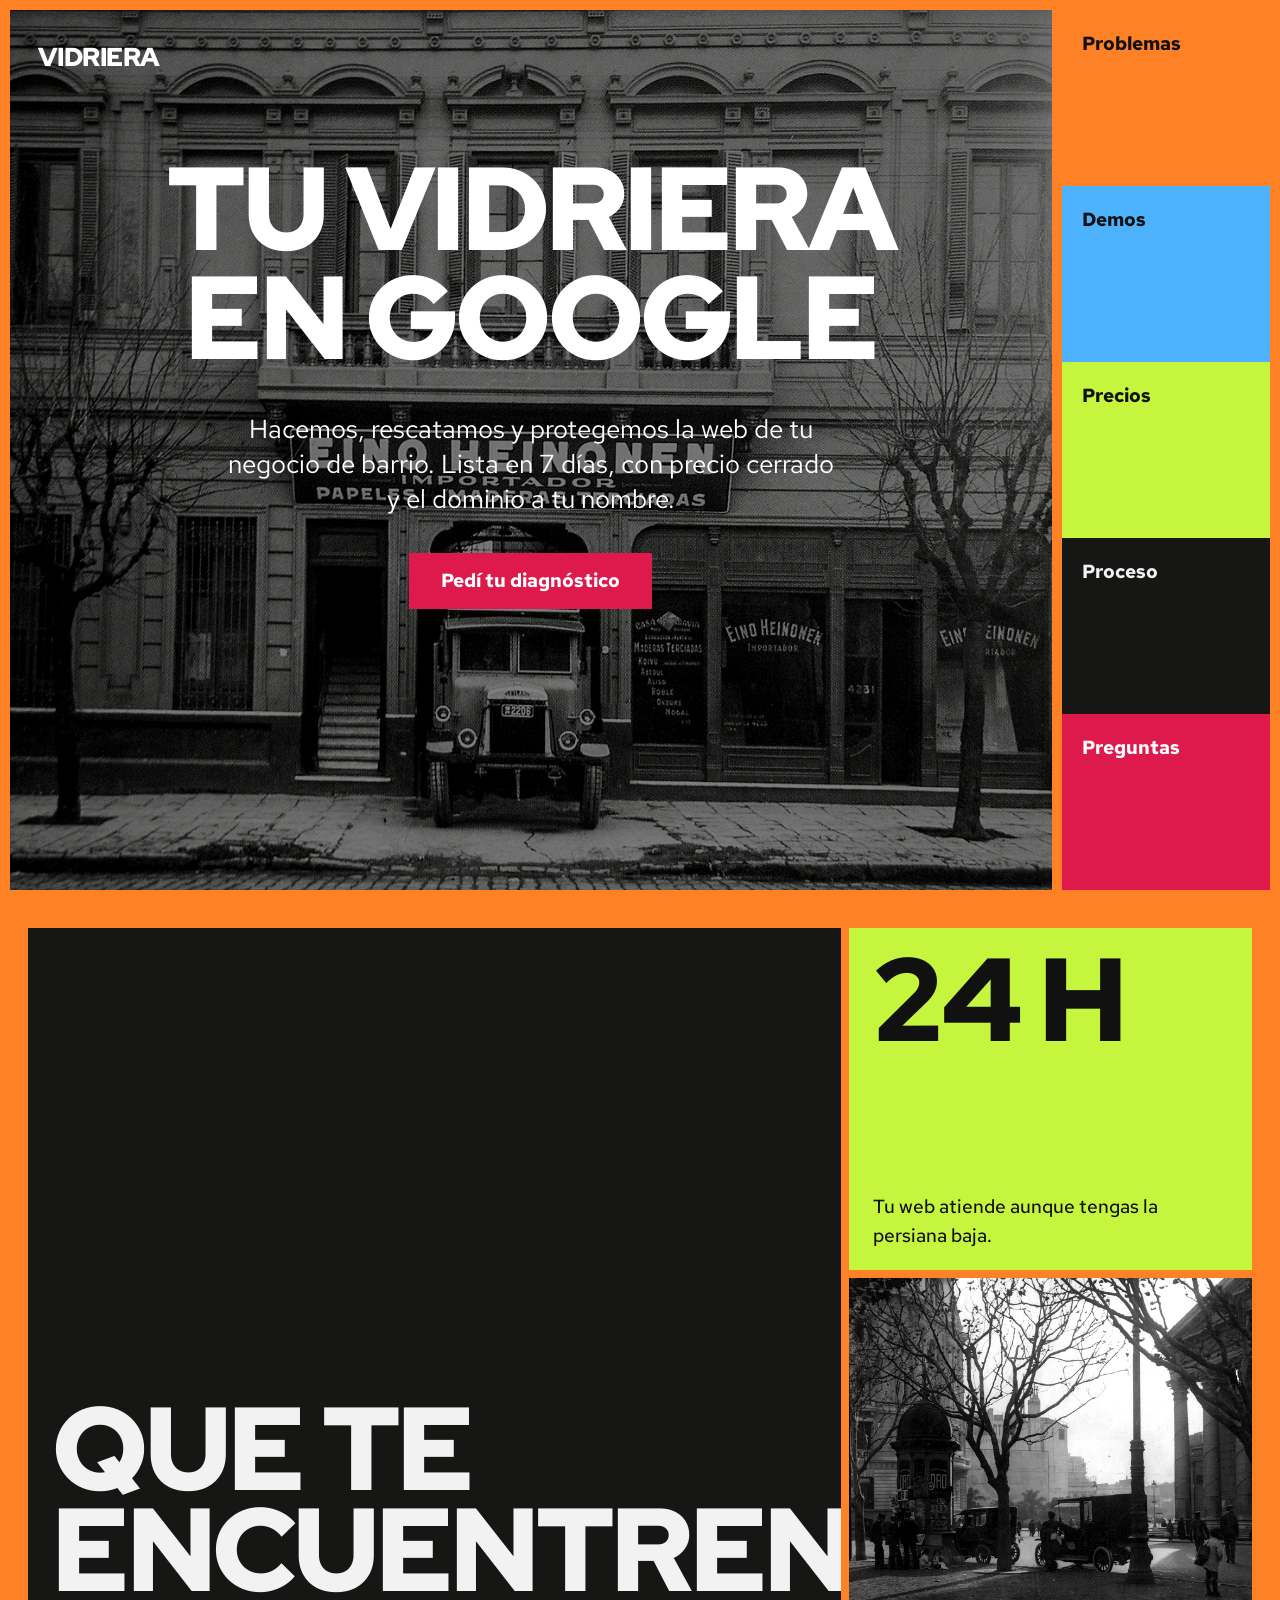
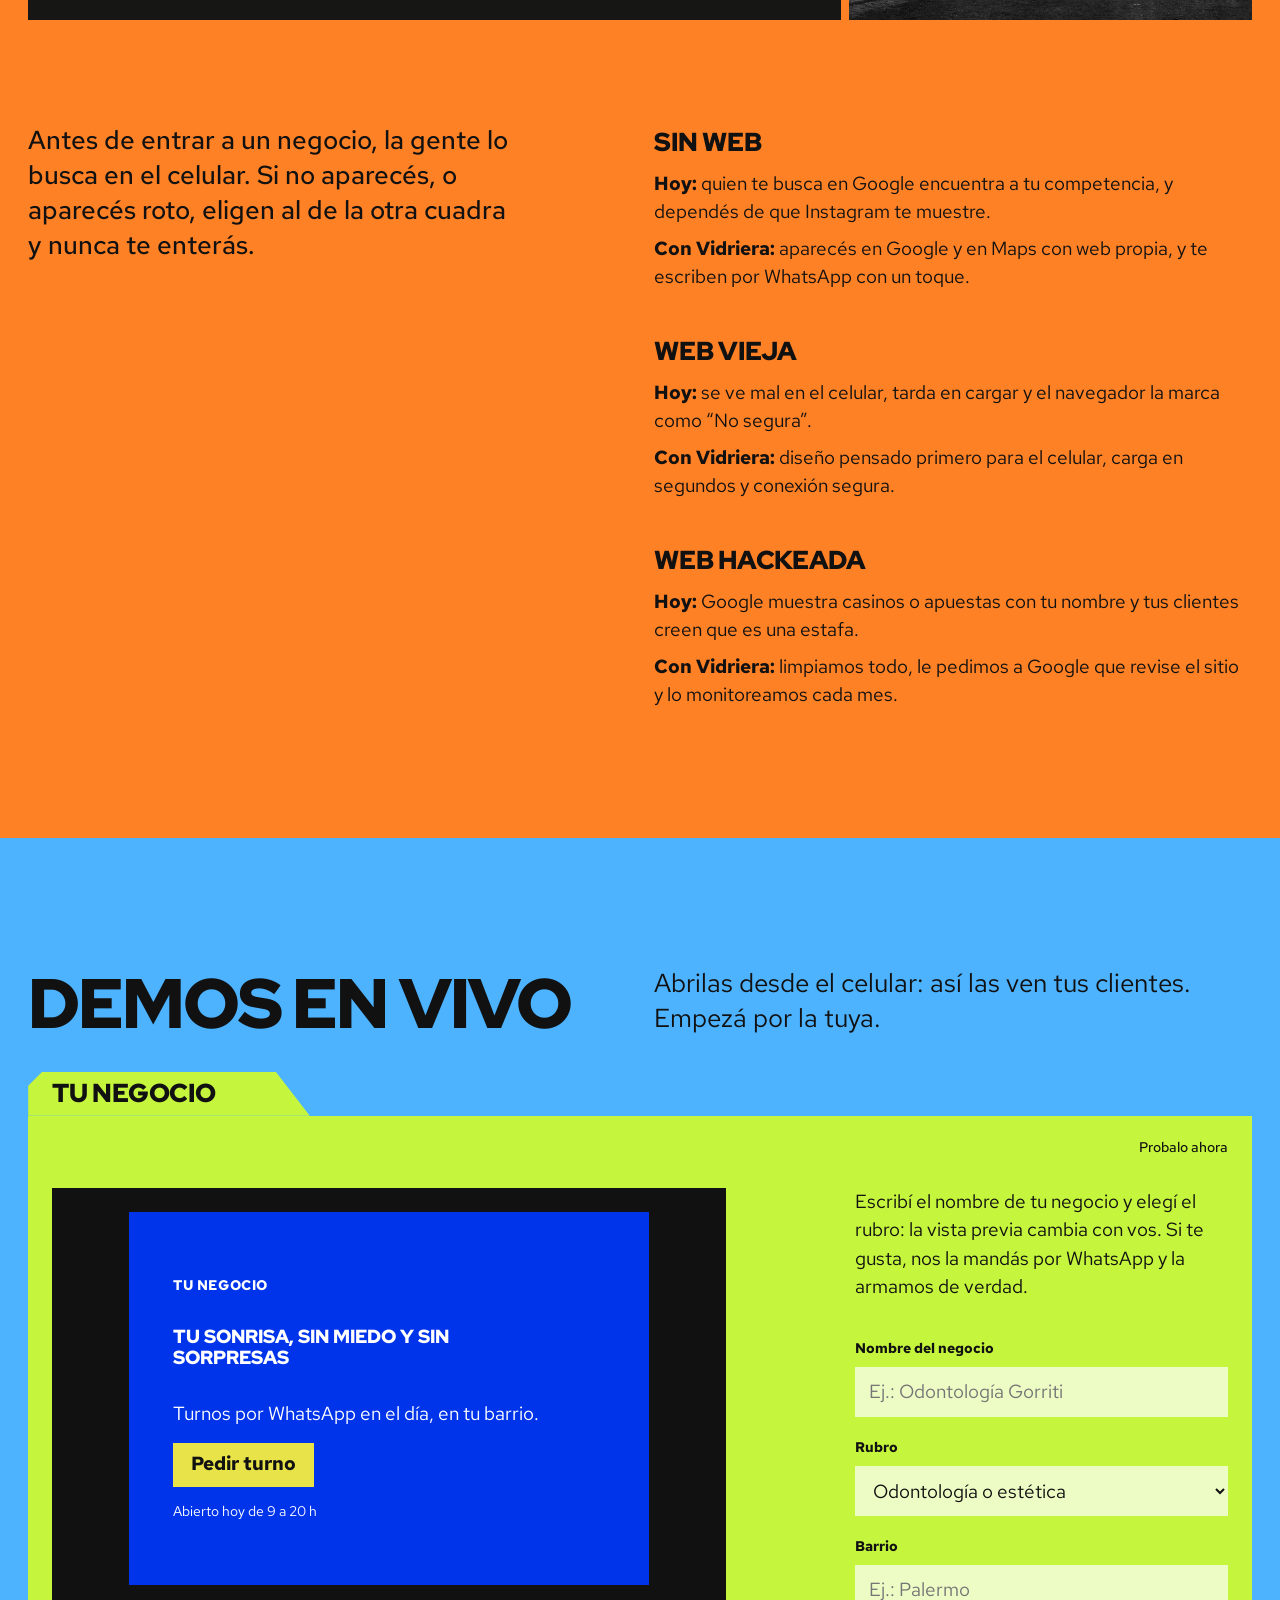
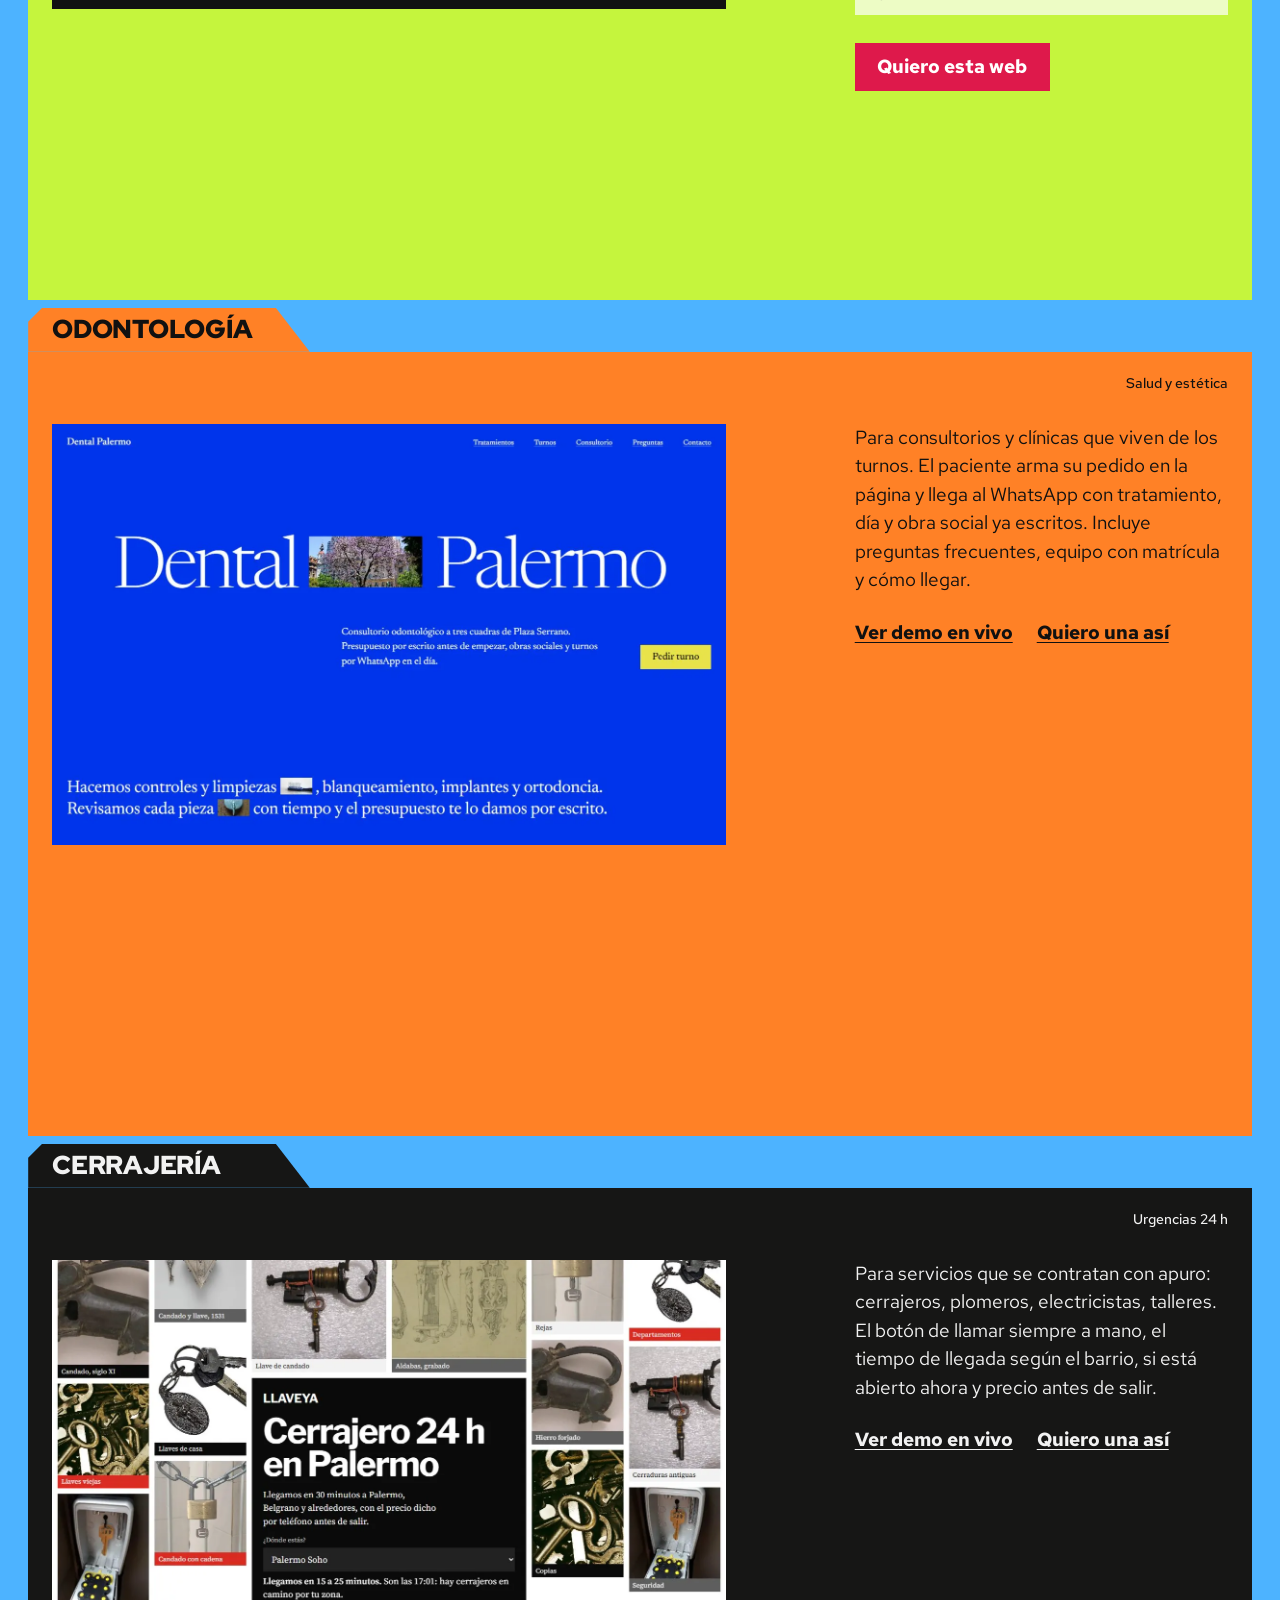
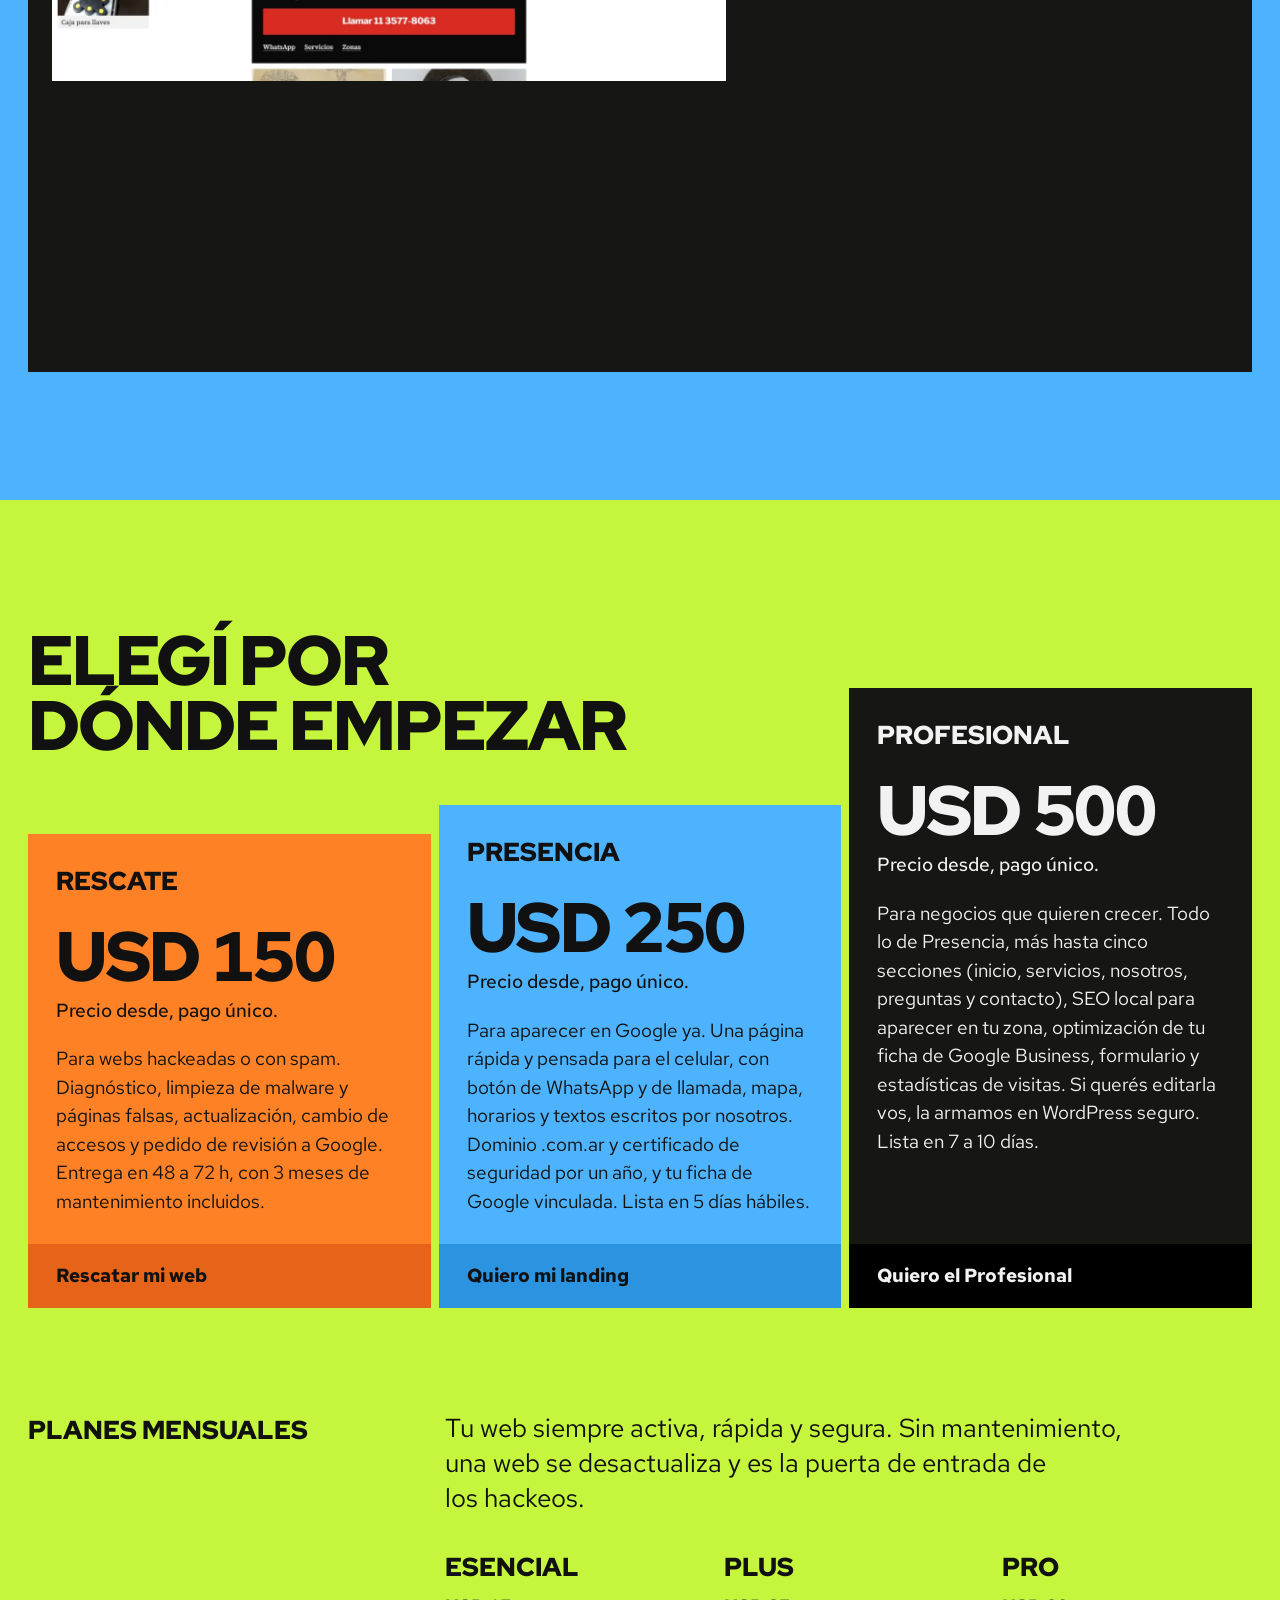
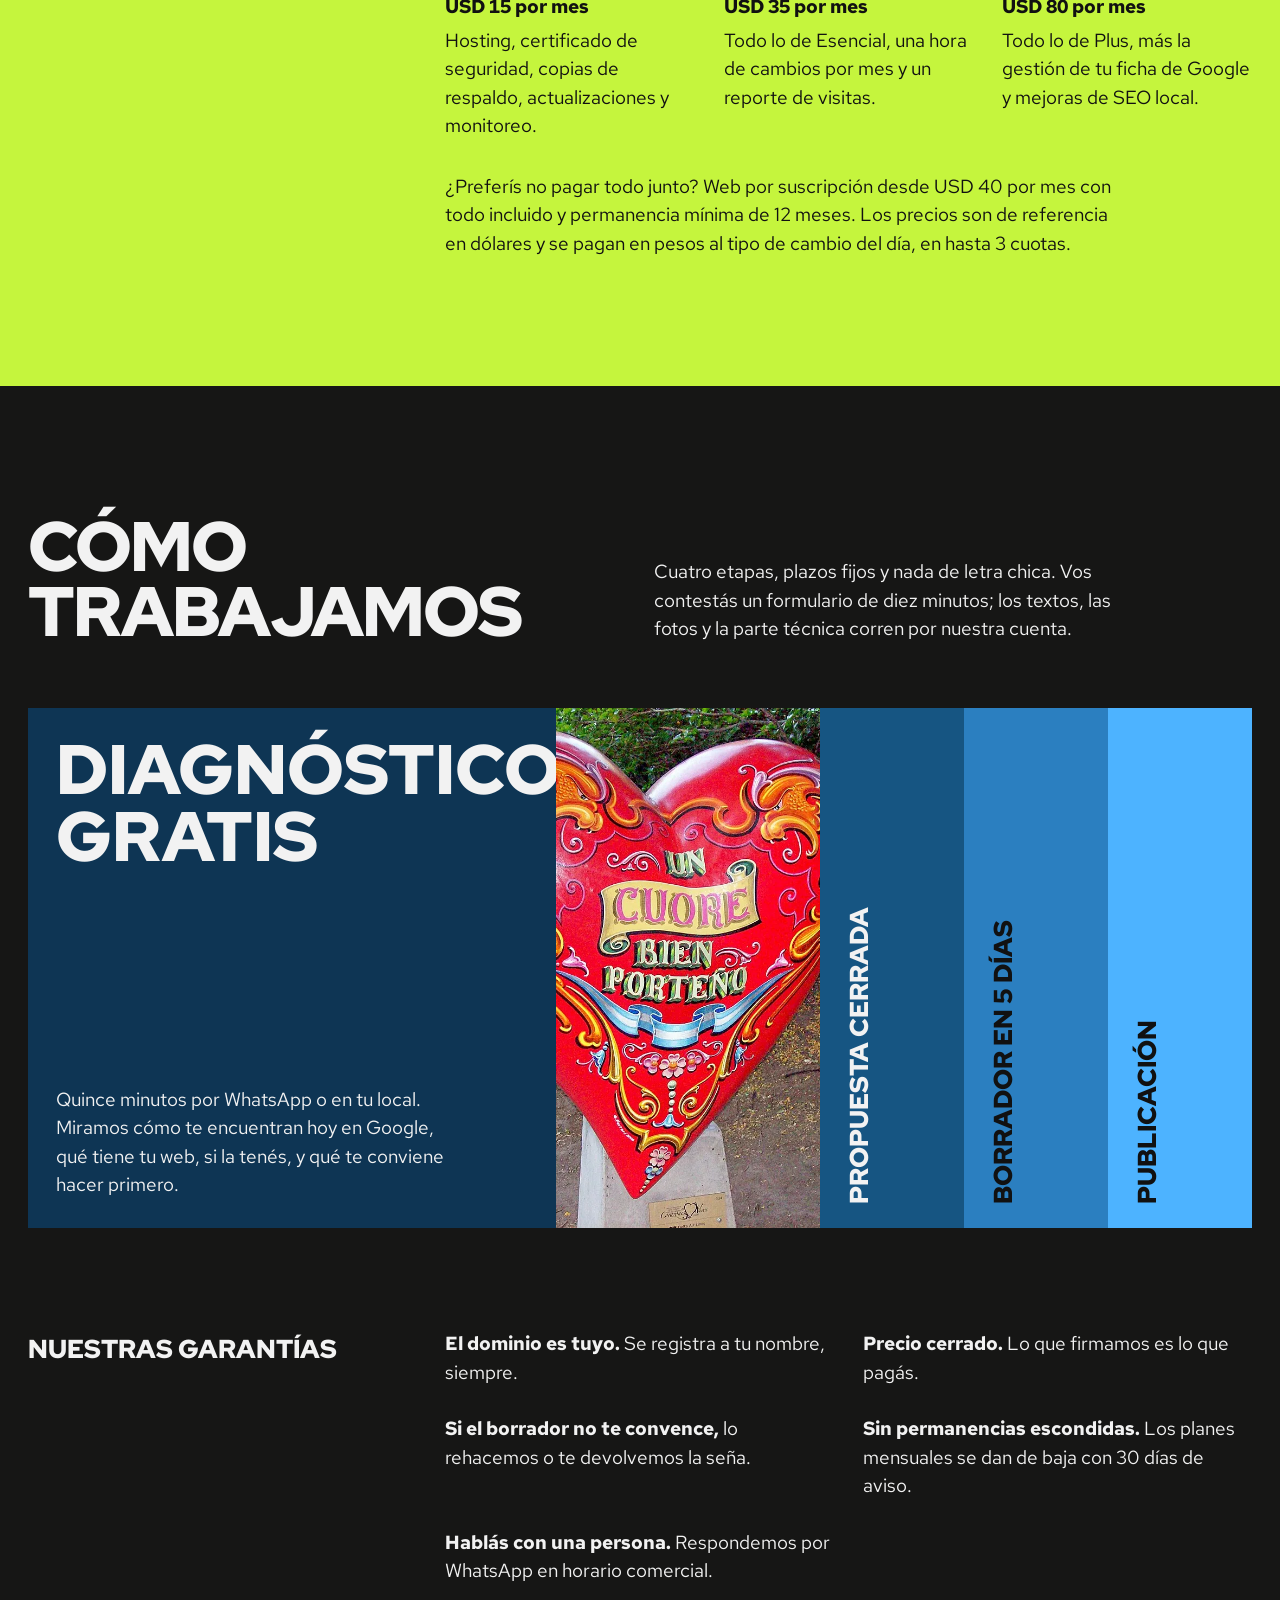
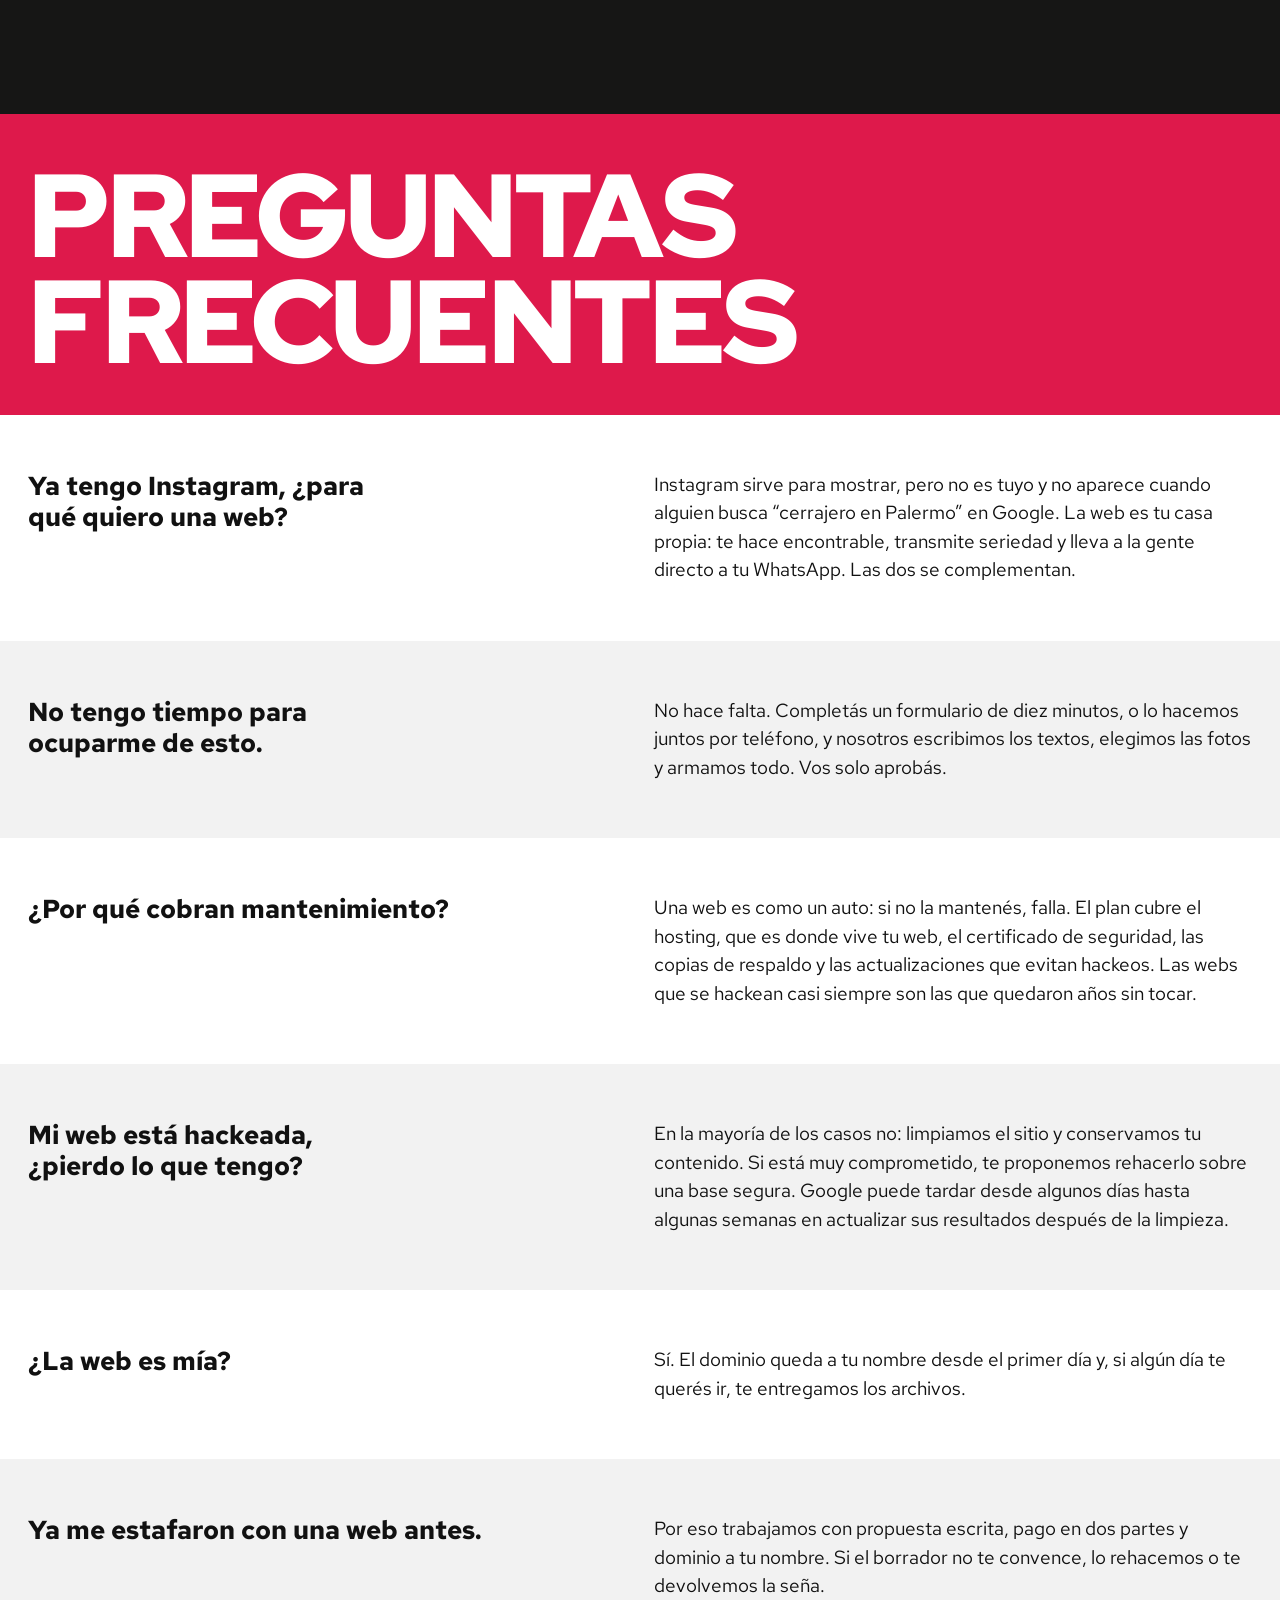
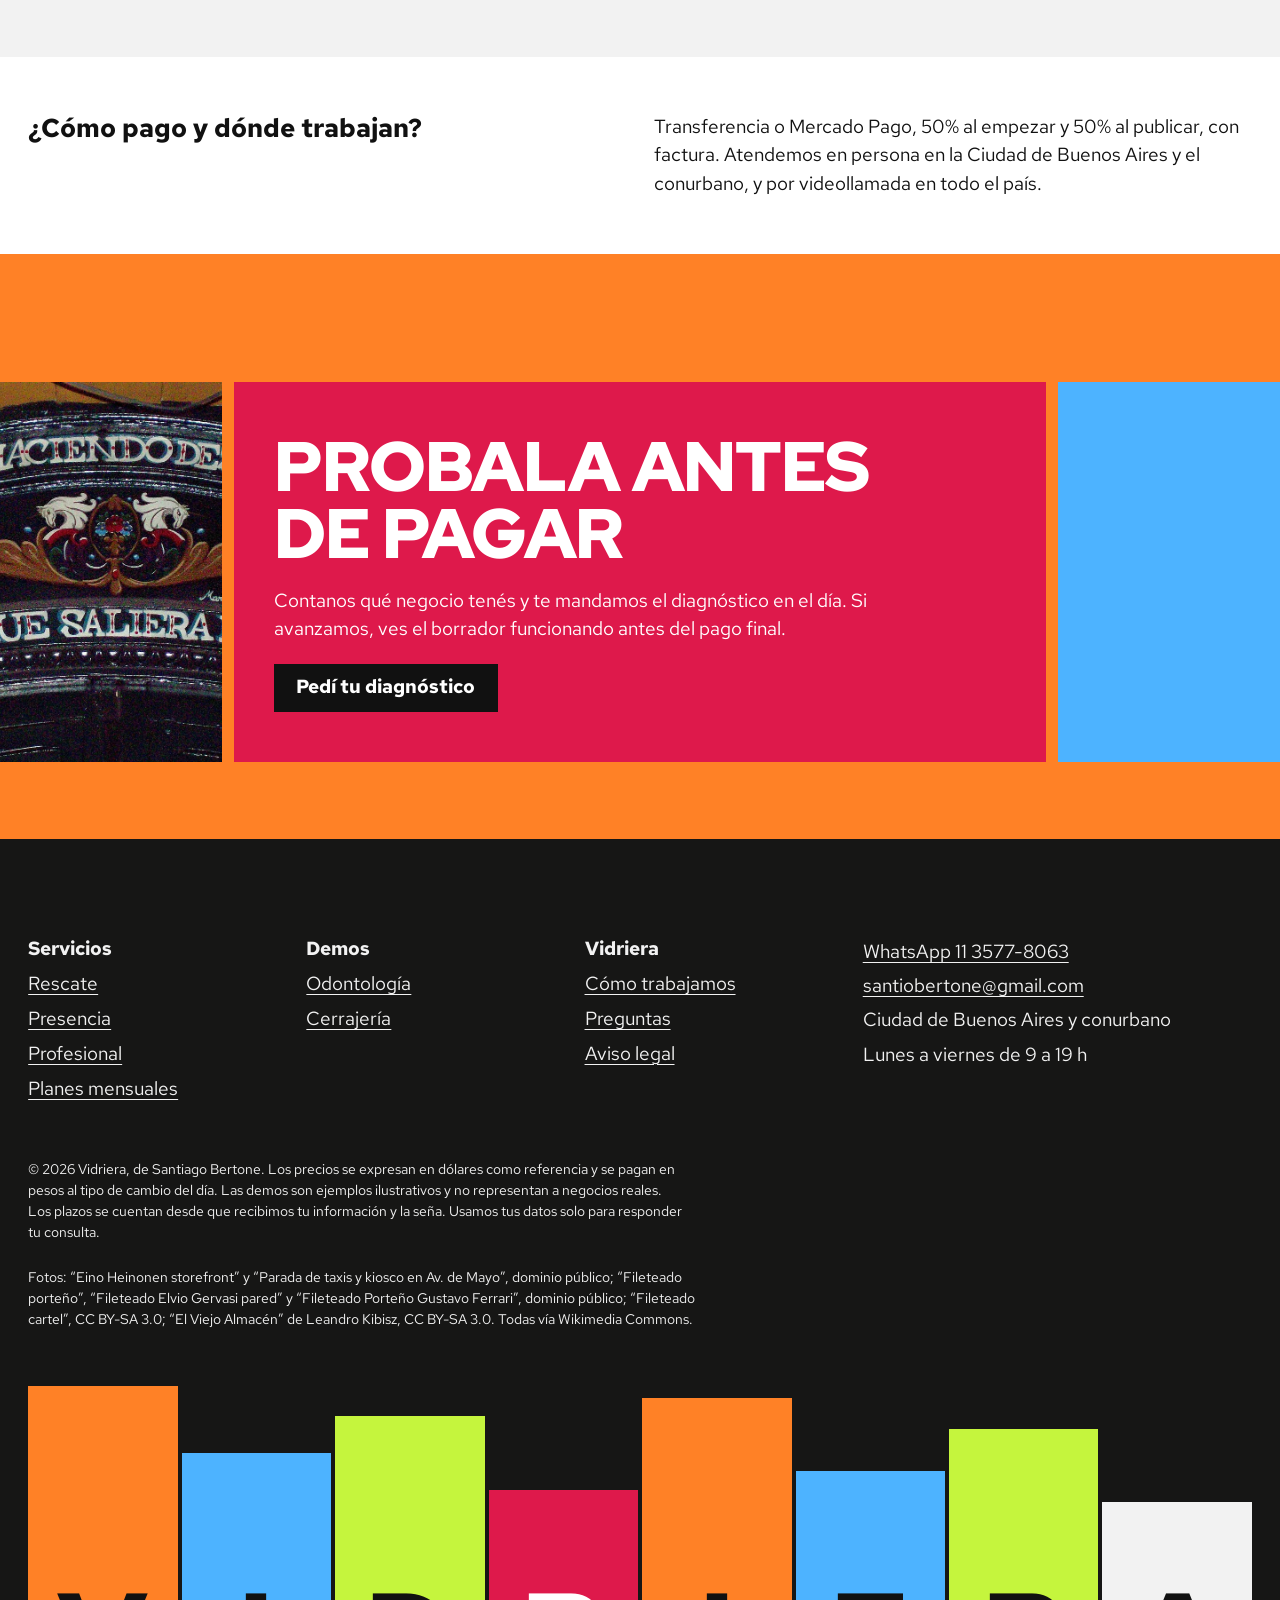
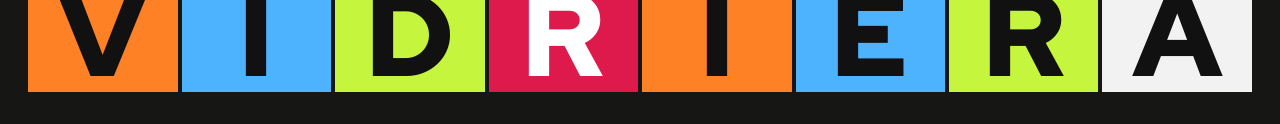
<file: index.html>
<!doctype html>
<html lang="es-AR">
<head>
  <meta charset="utf-8">
  <meta name="viewport" content="width=device-width, initial-scale=1">
  <title>Vidriera | Webs para comercios de barrio en Buenos Aires</title>
  <meta name="description" content="Hacemos, rescatamos y protegemos la web de tu negocio: sin web, web vieja o hackeada con spam de casinos. Lista en 7 días, precio cerrado y el dominio a tu nombre.">
  <meta property="og:title" content="Vidriera | Tu vidriera en Google">
  <meta property="og:description" content="Webs rápidas y seguras para comercios de barrio. Diagnóstico gratis por WhatsApp.">
  <meta property="og:image" content="/img/agencia/eino-heinonen-storefront.webp">
  <meta name="theme-color" content="#ff8126">
  <link rel="icon" href="favicon.svg" type="image/svg+xml">
  <link rel="preconnect" href="https://fonts.googleapis.com">
  <link rel="preconnect" href="https://fonts.gstatic.com" crossorigin>
  <link href="https://fonts.googleapis.com/css2?family=Red+Hat+Display:wght@900&family=Red+Hat+Text:wght@400;500;700&display=swap" rel="stylesheet">
  <script>document.documentElement.classList.add('js')</script>
  <link rel="stylesheet" href="assets/base.css">
  <link rel="stylesheet" href="assets/agencia.css">
</head>
<body>

<header class="hero" data-ink="#111111" data-ground="#ff8126">
  <div class="hero-panel">
    <img class="hero-photo" src="img/agencia/eino-heinonen-storefront.webp" width="1280" height="1018"
         alt="Fachada de un comercio de Buenos Aires a mediados del siglo XX, con su cartel sobre la puerta y un camión de reparto en la vereda" fetchpriority="high">
    <a class="wordmark" href="index.html">Vidriera</a>
    <div class="hero-copy">
      <h1 class="hero-title" data-rise style="--i:0">Tu vidriera<br> en Google</h1>
      <p class="hero-sub" data-rise style="--i:1">Hacemos, rescatamos y protegemos la web de tu negocio de barrio. Lista en 7 días, con precio cerrado y el dominio a tu nombre.</p>
      <a class="button hero-action" data-rise style="--i:2"
         href="https://wa.me/5491135778063?text=Hola%2C%20quiero%20un%20diagn%C3%B3stico%20gratis%20para%20mi%20negocio">Pedí tu diagnóstico</a>
    </div>
  </div>
  <nav class="swatches" aria-label="Secciones">
    <a href="#problemas" style="--c: var(--field-1); --c-ink: var(--field-1-ink)">Problemas</a>
    <a href="#demos" style="--c: var(--field-2); --c-ink: var(--field-2-ink)">Demos</a>
    <a href="#precios" style="--c: var(--field-3); --c-ink: var(--field-3-ink)">Precios</a>
    <a href="#proceso" style="--c: var(--field-4); --c-ink: var(--field-4-ink)">Proceso</a>
    <a href="#preguntas" style="--c: var(--accent); --c-ink: var(--accent-ink)">Preguntas</a>
  </nav>
</header>

<main>

  <!-- Problemas: el diagnóstico -->
  <section id="problemas" class="chapter chapter-orange" data-ink="#111111" data-ground="#ff8126" aria-labelledby="problemas-titulo">
    <div class="board">
      <div class="tile tile-slogan" data-reveal>
        <h2 id="problemas-titulo" class="slogan">Que te<br> encuentren</h2>
      </div>
      <div class="tile tile-word" data-reveal style="--i:1">
        <p class="word" aria-hidden="true">24 h</p>
        <p class="word-note">Tu web atiende aunque tengas la persiana baja.</p>
      </div>
      <figure class="tile tile-photo shutter" data-reveal>
        <img src="img/agencia/parada-de-taxis-y-kiosco-en-av.webp" width="1280" height="1415" loading="lazy" class="cover"
             alt="Kiosco y parada de taxis en la Avenida de Mayo hacia 1923, con gente en la vereda">
      </figure>
    </div>

    <div class="diagnosis">
      <p class="statement" data-reveal>Antes de entrar a un negocio, la gente lo busca en el celular. Si no aparecés, o aparecés roto, eligen al de la otra cuadra y nunca te enterás.</p>
      <dl class="cases">
        <div class="case" data-reveal style="--i:1">
          <dt>Sin web</dt>
          <dd><span class="when">Hoy:</span> quien te busca en Google encuentra a tu competencia, y dependés de que Instagram te muestre.</dd>
          <dd><span class="when">Con Vidriera:</span> aparecés en Google y en Maps con web propia, y te escriben por WhatsApp con un toque.</dd>
        </div>
        <div class="case" data-reveal style="--i:2">
          <dt>Web vieja</dt>
          <dd><span class="when">Hoy:</span> se ve mal en el celular, tarda en cargar y el navegador la marca como “No segura”.</dd>
          <dd><span class="when">Con Vidriera:</span> diseño pensado primero para el celular, carga en segundos y conexión segura.</dd>
        </div>
        <div class="case" data-reveal style="--i:3">
          <dt>Web hackeada</dt>
          <dd><span class="when">Hoy:</span> Google muestra casinos o apuestas con tu nombre y tus clientes creen que es una estafa.</dd>
          <dd><span class="when">Con Vidriera:</span> limpiamos todo, le pedimos a Google que revise el sitio y lo monitoreamos cada mes.</dd>
        </div>
      </dl>
    </div>
  </section>

  <!-- Demos por rubro, archivadas como carpetas -->
  <section id="demos" class="chapter chapter-sky" data-ink="#111111" data-ground="#4db3ff" aria-labelledby="demos-titulo">
    <div class="demos-intro">
      <h2 id="demos-titulo" class="head" data-reveal>Demos en vivo</h2>
      <p class="demos-lead" data-reveal style="--i:1">Abrilas desde el celular: así las ven tus clientes. Empezá por la tuya.</p>
    </div>

    <div class="folders">
      <article class="folder folder-lime" style="--i:0" aria-labelledby="f-tuyo">
        <div class="folder-strip">
          <h3 id="f-tuyo" class="tab">Tu negocio</h3>
          <p class="folder-cat">Probalo ahora</p>
        </div>
        <div class="folder-body">
          <div class="preview" data-ui aria-live="polite">
            <div class="preview-screen" id="preview" data-rubro="odontologia">
              <p class="pv-name" id="pv-name">Tu negocio</p>
              <p class="pv-title" id="pv-title">Tu sonrisa, sin miedo y sin sorpresas</p>
              <p class="pv-text" id="pv-text">Turnos por WhatsApp en el día, en Palermo.</p>
              <span class="pv-button" id="pv-button">Pedir turno</span>
              <p class="pv-foot" id="pv-foot">Abierto hoy de 9 a 20 h</p>
            </div>
          </div>
          <form class="try" id="try" action="https://wa.me/5491135778063" method="get" target="_blank">
            <p>Escribí el nombre de tu negocio y elegí el rubro: la vista previa cambia con vos. Si te gusta, nos la mandás por WhatsApp y la armamos de verdad.</p>
            <label class="try-label" for="try-name">Nombre del negocio</label>
            <input class="field" id="try-name" name="nombre" type="text" maxlength="28" autocomplete="organization" placeholder="Ej.: Odontología Gorriti">
            <label class="try-label" for="try-rubro">Rubro</label>
            <select class="field" id="try-rubro" name="rubro">
              <option value="odontologia">Odontología o estética</option>
              <option value="cerrajeria">Cerrajería o urgencias</option>
              <option value="taller">Taller mecánico</option>
              <option value="gastronomia">Gastronomía</option>
              <option value="estudio">Estudio contable o jurídico</option>
              <option value="comercio">Comercio de barrio</option>
            </select>
            <label class="try-label" for="try-barrio">Barrio</label>
            <input class="field" id="try-barrio" name="barrio" type="text" maxlength="24" placeholder="Ej.: Palermo">
            <input type="hidden" name="text" id="try-text" value="Hola, quiero una web para mi negocio">
            <button class="button try-send" type="submit">Quiero esta web</button>
          </form>
        </div>
      </article>

      <article class="folder folder-orange" style="--i:1" aria-labelledby="f-odonto">
        <div class="folder-strip">
          <h3 id="f-odonto" class="tab">Odontología</h3>
          <p class="folder-cat">Salud y estética</p>
        </div>
        <div class="folder-body">
          <a class="shot" href="demos/odontologia/index.html">
            <img src="img/agencia/demo-odontologia.webp" width="1440" height="900" loading="lazy" class="cover"
                 alt="Captura de la demo de odontología: el nombre del consultorio en grande con una foto de jacarandá entre las palabras">
          </a>
          <div class="folder-text">
            <p>Para consultorios y clínicas que viven de los turnos. El paciente arma su pedido en la página y llega al WhatsApp con tratamiento, día y obra social ya escritos. Incluye preguntas frecuentes, equipo con matrícula y cómo llegar.</p>
            <p class="folder-links"><a class="link-plain" href="demos/odontologia/index.html">Ver demo en vivo</a>
              <a class="link-plain" href="https://wa.me/5491135778063?text=Hola%2C%20quiero%20una%20web%20como%20la%20demo%20de%20odontolog%C3%ADa">Quiero una así</a></p>
          </div>
        </div>
      </article>

      <article class="folder folder-ink" style="--i:2" aria-labelledby="f-cerra">
        <div class="folder-strip">
          <h3 id="f-cerra" class="tab">Cerrajería</h3>
          <p class="folder-cat">Urgencias 24 h</p>
        </div>
        <div class="folder-body">
          <a class="shot" href="demos/cerrajeria/index.html">
            <img src="img/agencia/demo-cerrajeria.webp" width="1440" height="900" loading="lazy" class="cover"
                 alt="Captura de la demo de cerrajería: una pared de fotos de llaves y candados con el teléfono para llamar">
          </a>
          <div class="folder-text">
            <p>Para servicios que se contratan con apuro: cerrajeros, plomeros, electricistas, talleres. El botón de llamar siempre a mano, el tiempo de llegada según el barrio, si está abierto ahora y precio antes de salir.</p>
            <p class="folder-links"><a class="link-plain" href="demos/cerrajeria/index.html">Ver demo en vivo</a>
              <a class="link-plain" href="https://wa.me/5491135778063?text=Hola%2C%20quiero%20una%20web%20como%20la%20demo%20de%20cerrajer%C3%ADa">Quiero una así</a></p>
          </div>
        </div>
      </article>
    </div>
  </section>

  <!-- Precios: los packs suben como un gráfico de barras -->
  <section id="precios" class="chapter chapter-lime" data-ink="#111111" data-ground="#c5f53d" aria-labelledby="precios-titulo">
    <div class="plans">
      <h2 id="precios-titulo" class="head plans-title" data-reveal>Elegí por dónde empezar</h2>

      <article class="plan plan-1" data-reveal style="--i:0">
        <div class="plan-top">
          <h3 class="plan-name">Rescate</h3>
          <p class="plan-price nums">USD&nbsp;150</p>
          <p class="plan-from">Precio desde, pago único.</p>
          <p class="plan-inc">Para webs hackeadas o con spam. Diagnóstico, limpieza de malware y páginas falsas, actualización, cambio de accesos y pedido de revisión a Google. Entrega en 48 a 72 h, con 3 meses de mantenimiento incluidos.</p>
        </div>
        <a class="plan-buy" href="https://wa.me/5491135778063?text=Hola%2C%20me%20interesa%20el%20Pack%20Rescate">Rescatar mi web</a>
      </article>

      <article class="plan plan-2" data-reveal style="--i:1">
        <div class="plan-top">
          <h3 class="plan-name">Presencia</h3>
          <p class="plan-price nums">USD&nbsp;250</p>
          <p class="plan-from">Precio desde, pago único.</p>
          <p class="plan-inc">Para aparecer en Google ya. Una página rápida y pensada para el celular, con botón de WhatsApp y de llamada, mapa, horarios y textos escritos por nosotros. Dominio .com.ar y certificado de seguridad por un año, y tu ficha de Google vinculada. Lista en 5 días hábiles.</p>
        </div>
        <a class="plan-buy" href="https://wa.me/5491135778063?text=Hola%2C%20me%20interesa%20el%20Pack%20Presencia">Quiero mi landing</a>
      </article>

      <article class="plan plan-3" data-reveal style="--i:2">
        <div class="plan-top">
          <h3 class="plan-name">Profesional</h3>
          <p class="plan-price nums">USD&nbsp;500</p>
          <p class="plan-from">Precio desde, pago único.</p>
          <p class="plan-inc">Para negocios que quieren crecer. Todo lo de Presencia, más hasta cinco secciones (inicio, servicios, nosotros, preguntas y contacto), SEO local para aparecer en tu zona, optimización de tu ficha de Google Business, formulario y estadísticas de visitas. Si querés editarla vos, la armamos en WordPress seguro. Lista en 7 a 10 días.</p>
        </div>
        <a class="plan-buy" href="https://wa.me/5491135778063?text=Hola%2C%20me%20interesa%20el%20Pack%20Profesional">Quiero el Profesional</a>
      </article>
    </div>

    <div class="monthly">
      <h3 class="monthly-title" data-reveal>Planes mensuales</h3>
      <p class="monthly-lead" data-reveal style="--i:1">Tu web siempre activa, rápida y segura. Sin mantenimiento, una web se desactualiza y es la puerta de entrada de los hackeos.</p>
      <ul class="monthly-list" role="list">
        <li data-reveal style="--i:1"><strong>Esencial</strong> <span class="nums">USD 15 por mes</span> Hosting, certificado de seguridad, copias de respaldo, actualizaciones y monitoreo.</li>
        <li data-reveal style="--i:2"><strong>Plus</strong> <span class="nums">USD 35 por mes</span> Todo lo de Esencial, una hora de cambios por mes y un reporte de visitas.</li>
        <li data-reveal style="--i:3"><strong>Pro</strong> <span class="nums">USD 80 por mes</span> Todo lo de Plus, más la gestión de tu ficha de Google y mejoras de SEO local.</li>
      </ul>
      <p class="monthly-note" data-reveal>¿Preferís no pagar todo junto? Web por suscripción desde USD 40 por mes con todo incluido y permanencia mínima de 12 meses. Los precios son de referencia en dólares y se pagan en pesos al tipo de cambio del día, en hasta 3 cuotas.</p>
    </div>
  </section>

  <!-- Proceso y garantías -->
  <section id="proceso" class="chapter chapter-ink" data-ink="#f2f2f2" data-ground="#161615" aria-labelledby="proceso-titulo">
    <div class="process-intro">
      <h2 id="proceso-titulo" class="head" data-reveal>Cómo trabajamos</h2>
      <p data-reveal style="--i:1">Cuatro etapas, plazos fijos y nada de letra chica. Vos contestás un formulario de diez minutos; los textos, las fotos y la parte técnica corren por nuestra cuenta.</p>
    </div>

    <ol class="stages" id="stages">
      <li class="stage is-open" style="--tone:#0e3554; --tone-ink:#f2f2f2">
        <button class="stage-name" type="button" aria-expanded="true" aria-controls="st-1">Diagnóstico gratis</button>
        <div class="stage-body" id="st-1">
          <p>Quince minutos por WhatsApp o en tu local. Miramos cómo te encuentran hoy en Google, qué tiene tu web, si la tenés, y qué te conviene hacer primero.</p>
          <img src="img/agencia/fileteado-porteno-gustavo-ferrari.webp" width="1280" height="959" loading="lazy" alt="Corazón de fileteado porteño pintado a mano con la frase “Un cuore bien porteño”">
        </div>
      </li>
      <li class="stage" style="--tone:#165582; --tone-ink:#f2f2f2">
        <button class="stage-name" type="button" aria-expanded="false" aria-controls="st-2">Propuesta cerrada</button>
        <div class="stage-body" id="st-2">
          <p>En 24 horas te mandamos por escrito el precio, el plazo y qué incluye. Pagás el 50% para empezar y el resto cuando la ves terminada.</p>
          <img src="img/agencia/fileteado-elvio-gervasi-pared.webp" width="1280" height="1708" loading="lazy" alt="Columna pintada con fileteado porteño en la esquina de Carlos Gardel y Anchorena">
        </div>
      </li>
      <li class="stage" style="--tone:#2b7fc0; --tone-ink:#111111">
        <button class="stage-name" type="button" aria-expanded="false" aria-controls="st-3">Borrador en 5 días</button>
        <div class="stage-body" id="st-3">
          <p>Te mostramos la web funcionando en tu celular. Tenés dos rondas de cambios para dejarla como querés.</p>
          <img src="img/agencia/fileteado-porteno.webp" width="1280" height="1708" loading="lazy" alt="Cartel de fileteado que dice “Filete porteño, arte popular de Buenos Aires, cuidemos esta esquina”">
        </div>
      </li>
      <li class="stage" style="--tone:#4db3ff; --tone-ink:#111111">
        <button class="stage-name" type="button" aria-expanded="false" aria-controls="st-4">Publicación</button>
        <div class="stage-body" id="st-4">
          <p>La publicamos, la conectamos con tu ficha de Google y te enseñamos a ver cuánta gente entra. Después la cuidamos todos los meses.</p>
          <img src="img/agencia/buenos-aires-san-telmo-el-viejo-almacen.webp" width="1280" height="978" loading="lazy" alt="Esquina del Viejo Almacén en San Telmo, con su fachada blanca y autos en la calle">
        </div>
      </li>
    </ol>

    <div class="guarantees">
      <h3 class="guarantees-title" data-reveal>Nuestras garantías</h3>
      <ul class="guarantees-list" role="list">
        <li data-reveal style="--i:1"><strong>El dominio es tuyo.</strong> Se registra a tu nombre, siempre.</li>
        <li data-reveal style="--i:2"><strong>Precio cerrado.</strong> Lo que firmamos es lo que pagás.</li>
        <li data-reveal style="--i:3"><strong>Si el borrador no te convence,</strong> lo rehacemos o te devolvemos la seña.</li>
        <li data-reveal style="--i:4"><strong>Sin permanencias escondidas.</strong> Los planes mensuales se dan de baja con 30 días de aviso.</li>
        <li data-reveal style="--i:5"><strong>Hablás con una persona.</strong> Respondemos por WhatsApp en horario comercial.</li>
      </ul>
    </div>
  </section>

  <!-- Preguntas frecuentes: una franja por pregunta -->
  <section id="preguntas" class="chapter faq" data-ink="#ffffff" data-ground="#de194b" aria-labelledby="preguntas-titulo">
    <div class="faq-head">
      <h2 id="preguntas-titulo" class="faq-title">Preguntas frecuentes</h2>
    </div>
    <div class="faq-band" data-ink="#111111" data-ground="#ffffff">
      <h3 class="faq-q">Ya tengo Instagram, ¿para qué quiero una web?</h3>
      <p class="faq-a">Instagram sirve para mostrar, pero no es tuyo y no aparece cuando alguien busca “cerrajero en Palermo” en Google. La web es tu casa propia: te hace encontrable, transmite seriedad y lleva a la gente directo a tu WhatsApp. Las dos se complementan.</p>
    </div>
    <div class="faq-band" data-ink="#111111" data-ground="#f2f2f2">
      <h3 class="faq-q">No tengo tiempo para ocuparme de esto.</h3>
      <p class="faq-a">No hace falta. Completás un formulario de diez minutos, o lo hacemos juntos por teléfono, y nosotros escribimos los textos, elegimos las fotos y armamos todo. Vos solo aprobás.</p>
    </div>
    <div class="faq-band" data-ink="#111111" data-ground="#ffffff">
      <h3 class="faq-q">¿Por qué cobran mantenimiento?</h3>
      <p class="faq-a">Una web es como un auto: si no la mantenés, falla. El plan cubre el hosting, que es donde vive tu web, el certificado de seguridad, las copias de respaldo y las actualizaciones que evitan hackeos. Las webs que se hackean casi siempre son las que quedaron años sin tocar.</p>
    </div>
    <div class="faq-band" data-ink="#111111" data-ground="#f2f2f2">
      <h3 class="faq-q">Mi web está hackeada, ¿pierdo lo que tengo?</h3>
      <p class="faq-a">En la mayoría de los casos no: limpiamos el sitio y conservamos tu contenido. Si está muy comprometido, te proponemos rehacerlo sobre una base segura. Google puede tardar desde algunos días hasta algunas semanas en actualizar sus resultados después de la limpieza.</p>
    </div>
    <div class="faq-band" data-ink="#111111" data-ground="#ffffff">
      <h3 class="faq-q">¿La web es mía?</h3>
      <p class="faq-a">Sí. El dominio queda a tu nombre desde el primer día y, si algún día te querés ir, te entregamos los archivos.</p>
    </div>
    <div class="faq-band" data-ink="#111111" data-ground="#f2f2f2">
      <h3 class="faq-q">Ya me estafaron con una web antes.</h3>
      <p class="faq-a">Por eso trabajamos con propuesta escrita, pago en dos partes y dominio a tu nombre. Si el borrador no te convence, lo rehacemos o te devolvemos la seña.</p>
    </div>
    <div class="faq-band" data-ink="#111111" data-ground="#ffffff">
      <h3 class="faq-q">¿Cómo pago y dónde trabajan?</h3>
      <p class="faq-a">Transferencia o Mercado Pago, 50% al empezar y 50% al publicar, con factura. Atendemos en persona en la Ciudad de Buenos Aires y el conurbano, y por videollamada en todo el país.</p>
    </div>
  </section>

  <!-- Cierre -->
  <section class="chapter cta" data-ink="#111111" data-ground="#ff8126" aria-labelledby="cta-titulo">
    <div class="cta-row">
      <figure class="cta-side cta-photo">
        <img src="img/agencia/fileteado-cartel.webp" width="1280" height="855" loading="lazy" class="cover"
             alt="Cartel fileteado de una ferretería de Avenida Pueyrredón que dice “Lo fui haciendo despacito para que saliera bonito”">
      </figure>
      <div class="cta-main" data-reveal>
        <h2 id="cta-titulo" class="cta-title">Probala antes de pagar</h2>
        <p>Contanos qué negocio tenés y te mandamos el diagnóstico en el día. Si avanzamos, ves el borrador funcionando antes del pago final.</p>
        <a class="button cta-action" href="https://wa.me/5491135778063?text=Hola%2C%20quiero%20un%20diagn%C3%B3stico%20gratis%20para%20mi%20negocio">Pedí tu diagnóstico</a>
      </div>
      <div class="cta-side cta-flat" aria-hidden="true"></div>
    </div>
  </section>
</main>

<footer class="footer" data-ink="#f2f2f2" data-ground="#161615">
  <div class="footer-cols">
    <nav class="footer-nav" aria-label="Pie de página">
      <ul role="list">
        <li class="footer-head">Servicios</li>
        <li><a class="link" href="#precios">Rescate</a></li>
        <li><a class="link" href="#precios">Presencia</a></li>
        <li><a class="link" href="#precios">Profesional</a></li>
        <li><a class="link" href="#precios">Planes mensuales</a></li>
      </ul>
      <ul role="list">
        <li class="footer-head">Demos</li>
        <li><a class="link" href="demos/odontologia/index.html">Odontología</a></li>
        <li><a class="link" href="demos/cerrajeria/index.html">Cerrajería</a></li>
      </ul>
      <ul role="list">
        <li class="footer-head">Vidriera</li>
        <li><a class="link" href="#proceso">Cómo trabajamos</a></li>
        <li><a class="link" href="#preguntas">Preguntas</a></li>
        <li><a class="link" href="#legal">Aviso legal</a></li>
      </ul>
    </nav>
    <address class="footer-contact">
      <a class="link" href="https://wa.me/5491135778063">WhatsApp 11 3577-8063</a><br>
      <a class="link" href="mailto:santiobertone@gmail.com">santiobertone@gmail.com</a><br>
      Ciudad de Buenos Aires y conurbano<br>
      Lunes a viernes de 9 a 19 h
    </address>
  </div>
  <div class="footer-legal" id="legal">
    <p>© 2026 Vidriera, de Santiago Bertone. Los precios se expresan en dólares como referencia y se pagan en pesos al tipo de cambio del día. Las demos son ejemplos ilustrativos y no representan a negocios reales. Los plazos se cuentan desde que recibimos tu información y la seña. Usamos tus datos solo para responder tu consulta.</p>
    <p class="credits">Fotos: “Eino Heinonen storefront” y “Parada de taxis y kiosco en Av. de Mayo”, dominio público; “Fileteado porteño”, “Fileteado Elvio Gervasi pared” y “Fileteado Porteño Gustavo Ferrari”, dominio público; “Fileteado cartel”, CC BY-SA 3.0; “El Viejo Almacén” de Leandro Kibisz, CC BY-SA 3.0. Todas vía Wikimedia Commons.</p>
  </div>
  <a class="blockmark" href="index.html" aria-label="Vidriera, volver al inicio">
    <span style="--h:100%; --c:var(--field-1)">V</span><span style="--h:78%; --c:var(--field-2)">I</span><span style="--h:90%; --c:var(--field-3)">D</span><span style="--h:66%; --c:var(--accent); --c-ink:#fff">R</span><span style="--h:96%; --c:var(--field-1)">I</span><span style="--h:72%; --c:var(--field-2)">E</span><span style="--h:86%; --c:var(--field-3)">R</span><span style="--h:62%; --c:#f2f2f2">A</span>
  </a>
</footer>

<a class="float-wa" id="float-wa" href="https://wa.me/5491135778063?text=Hola%2C%20quiero%20hacer%20una%20consulta" aria-label="Escribinos por WhatsApp">WhatsApp</a>

<script src="assets/base.js" defer></script>
<script src="assets/agencia.js" defer></script>
</body>
</html>
</file>
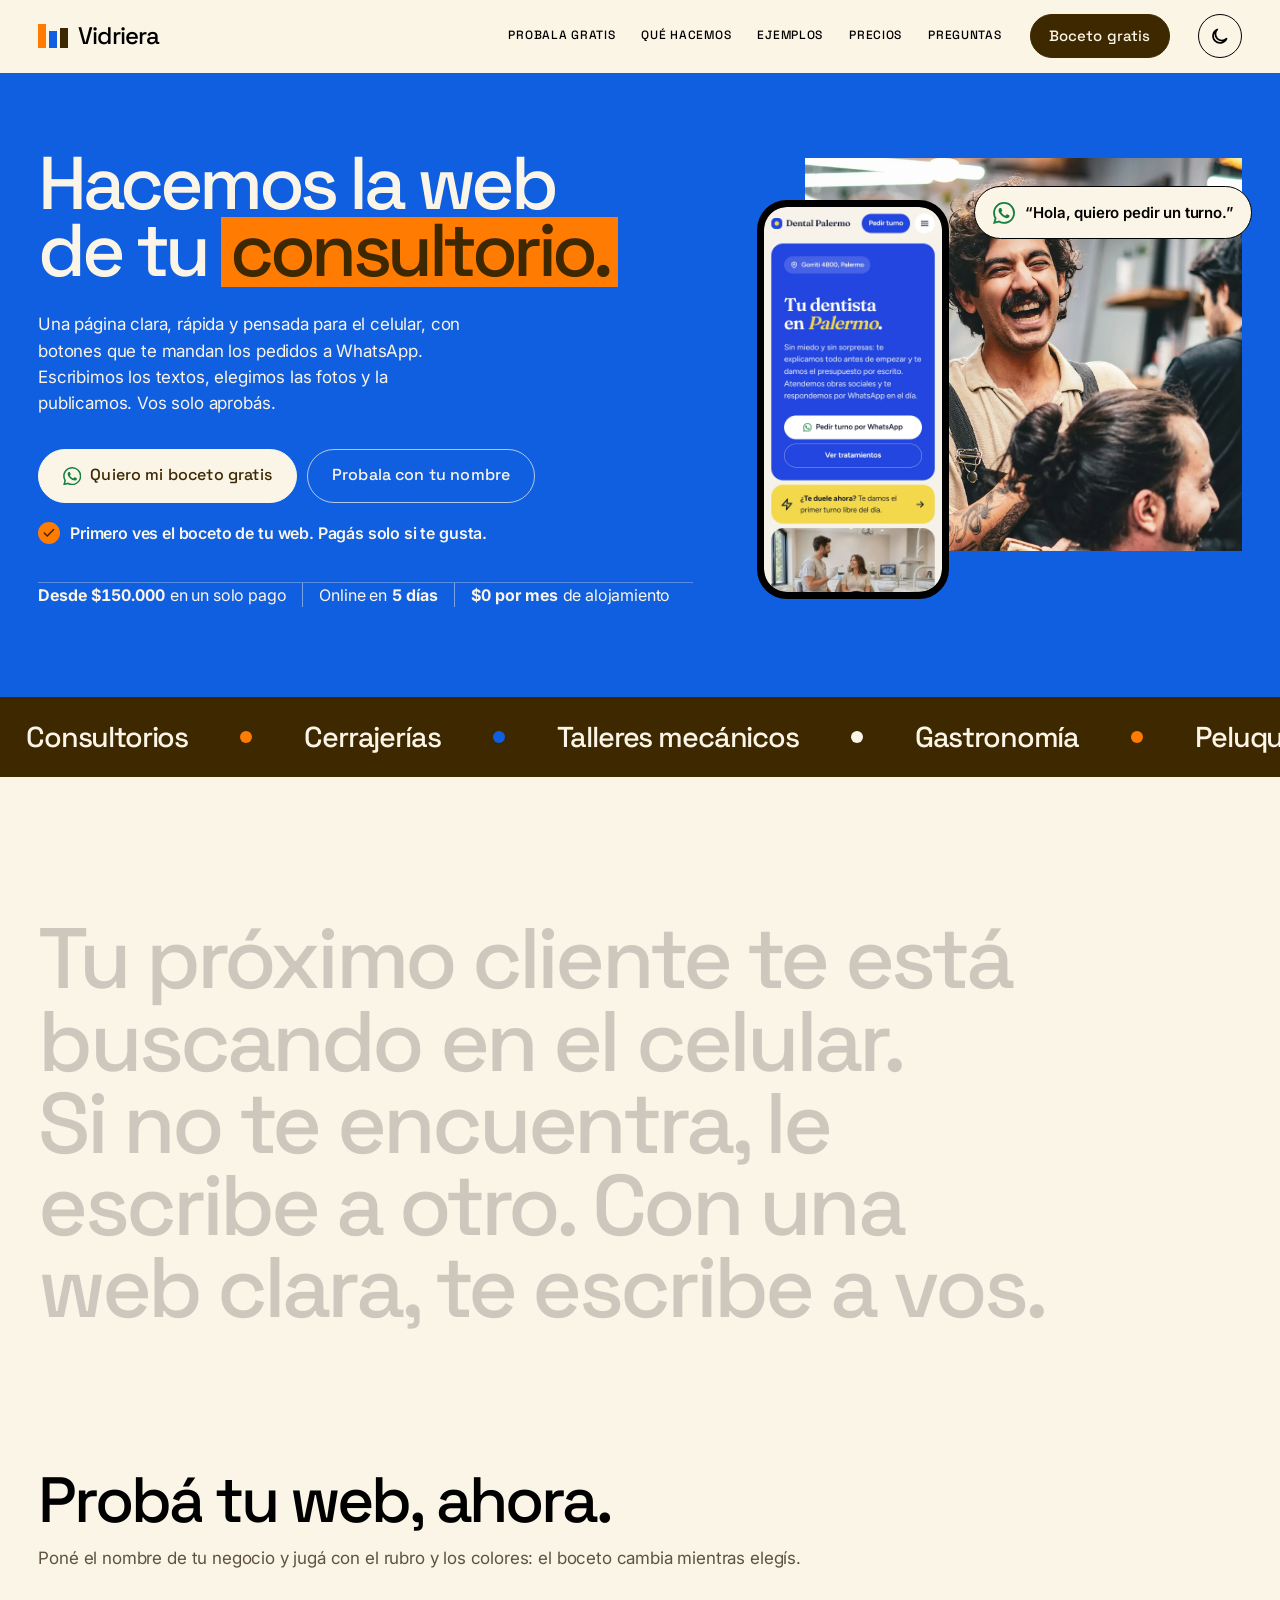
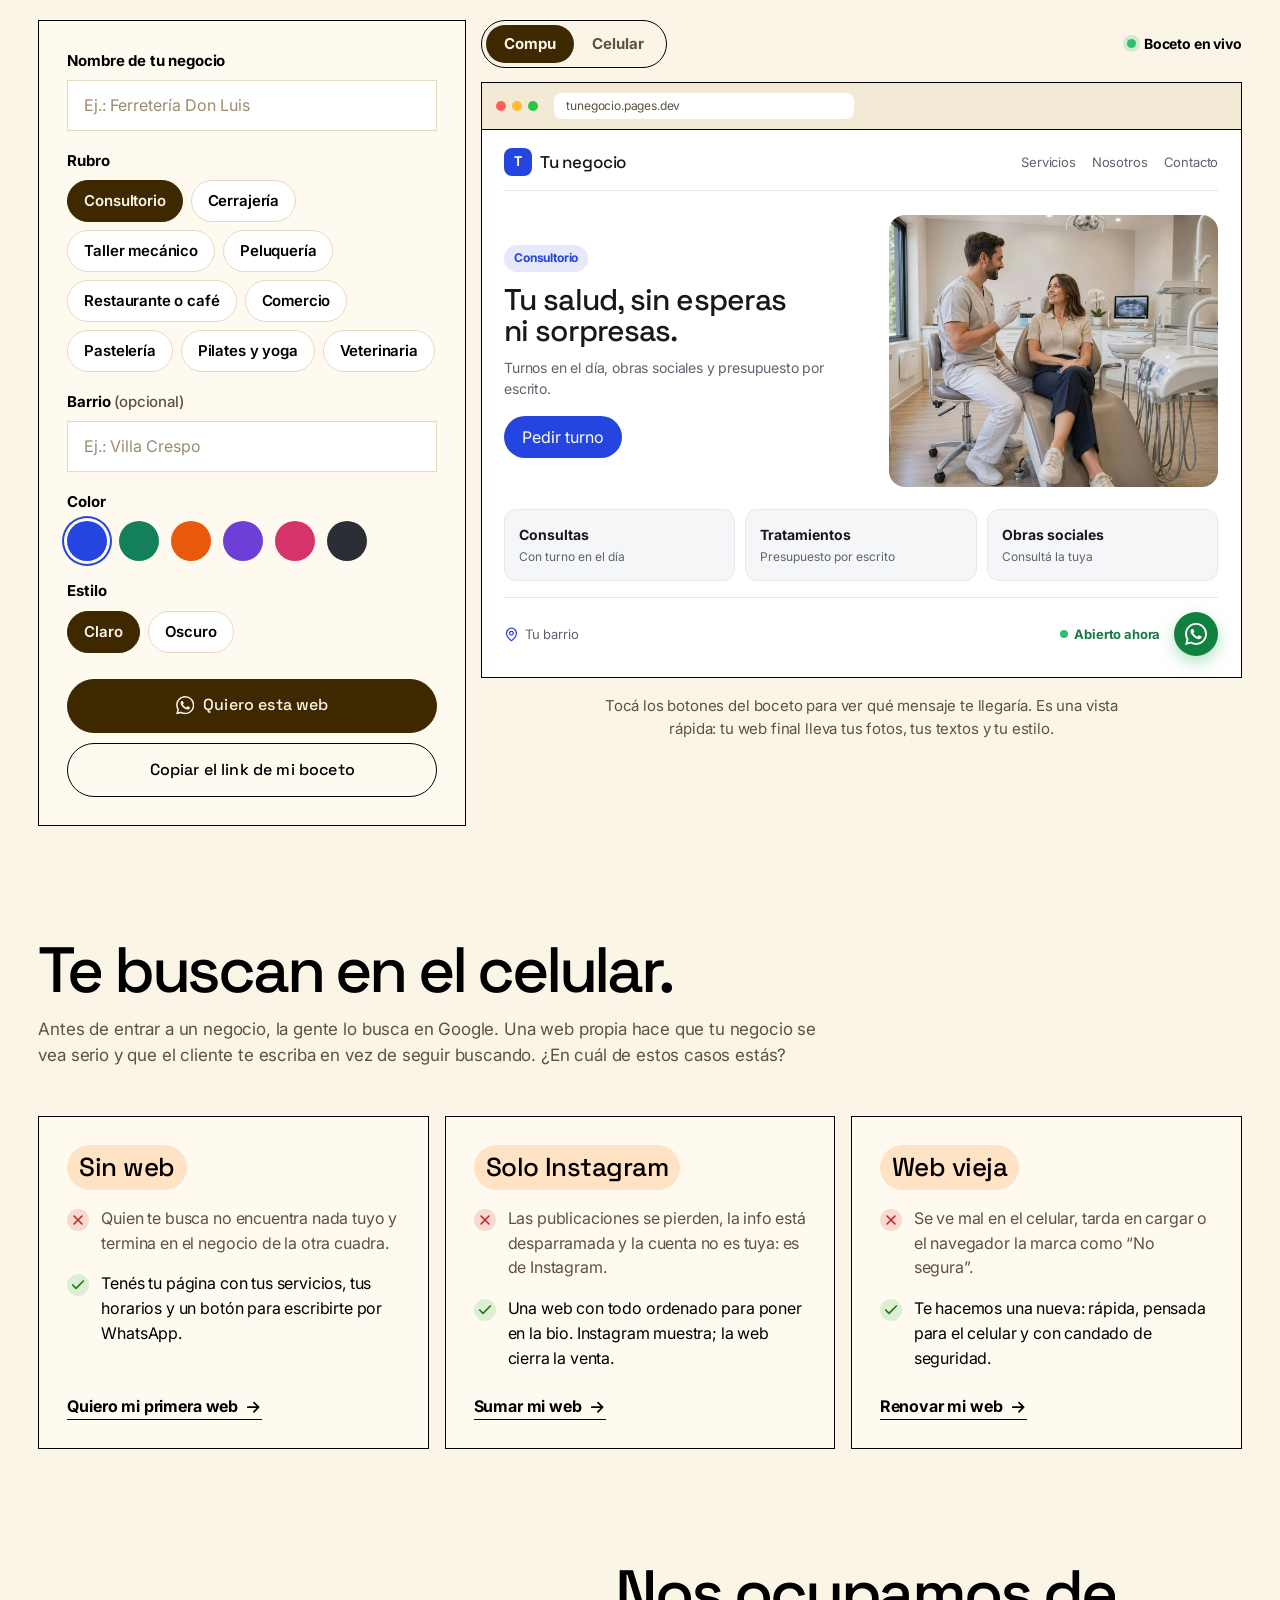
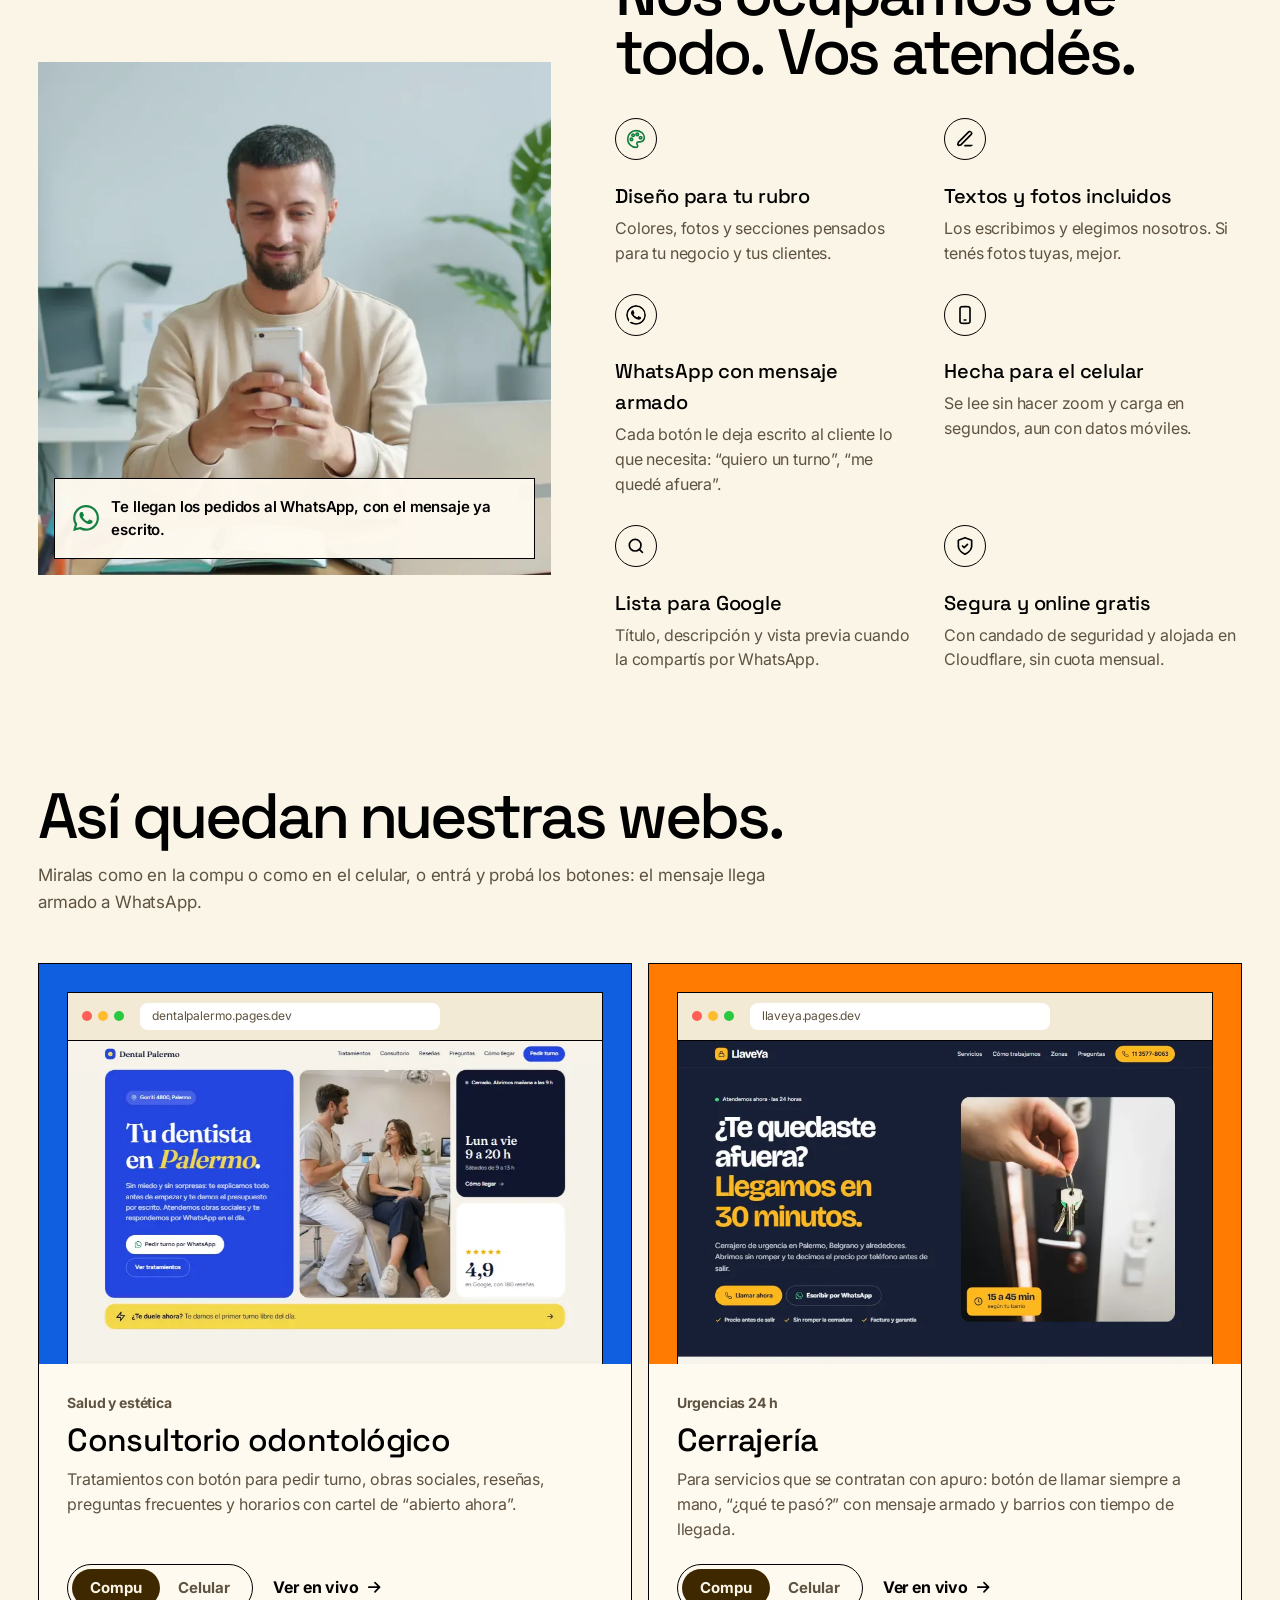
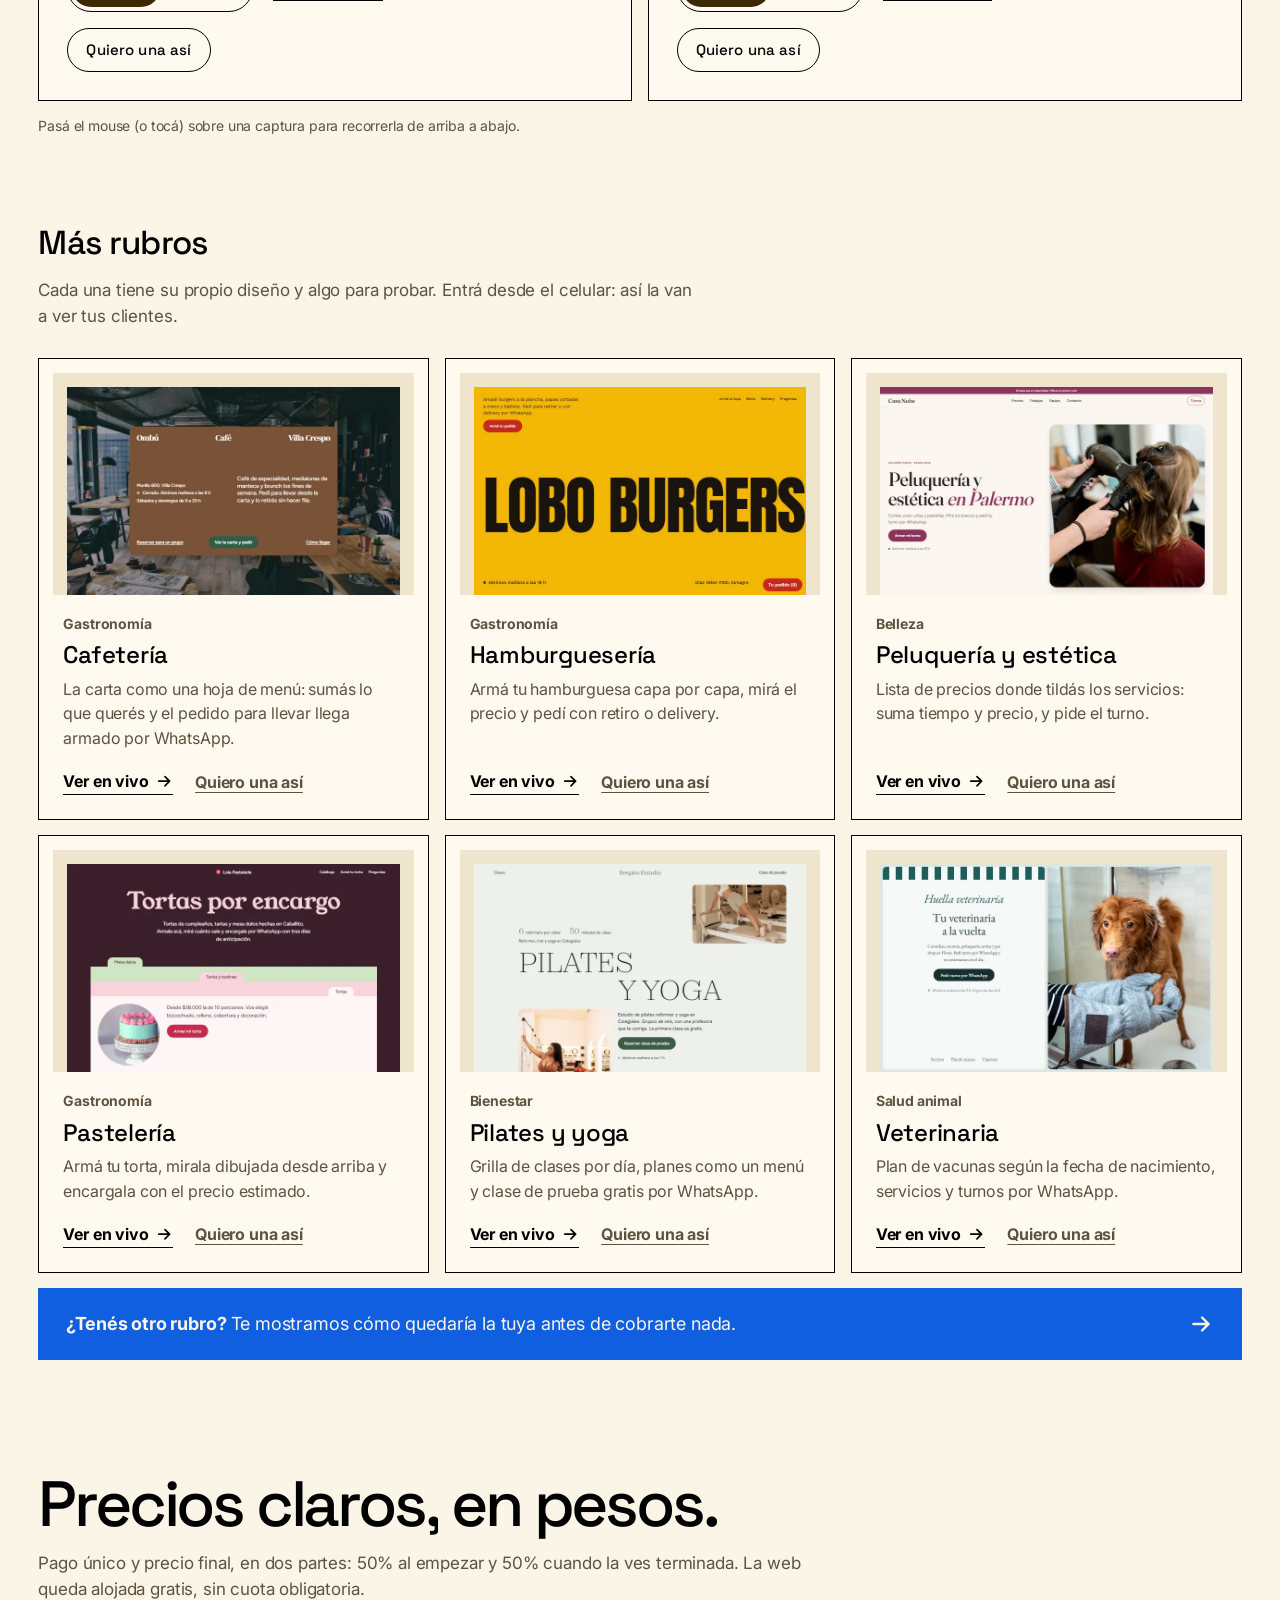
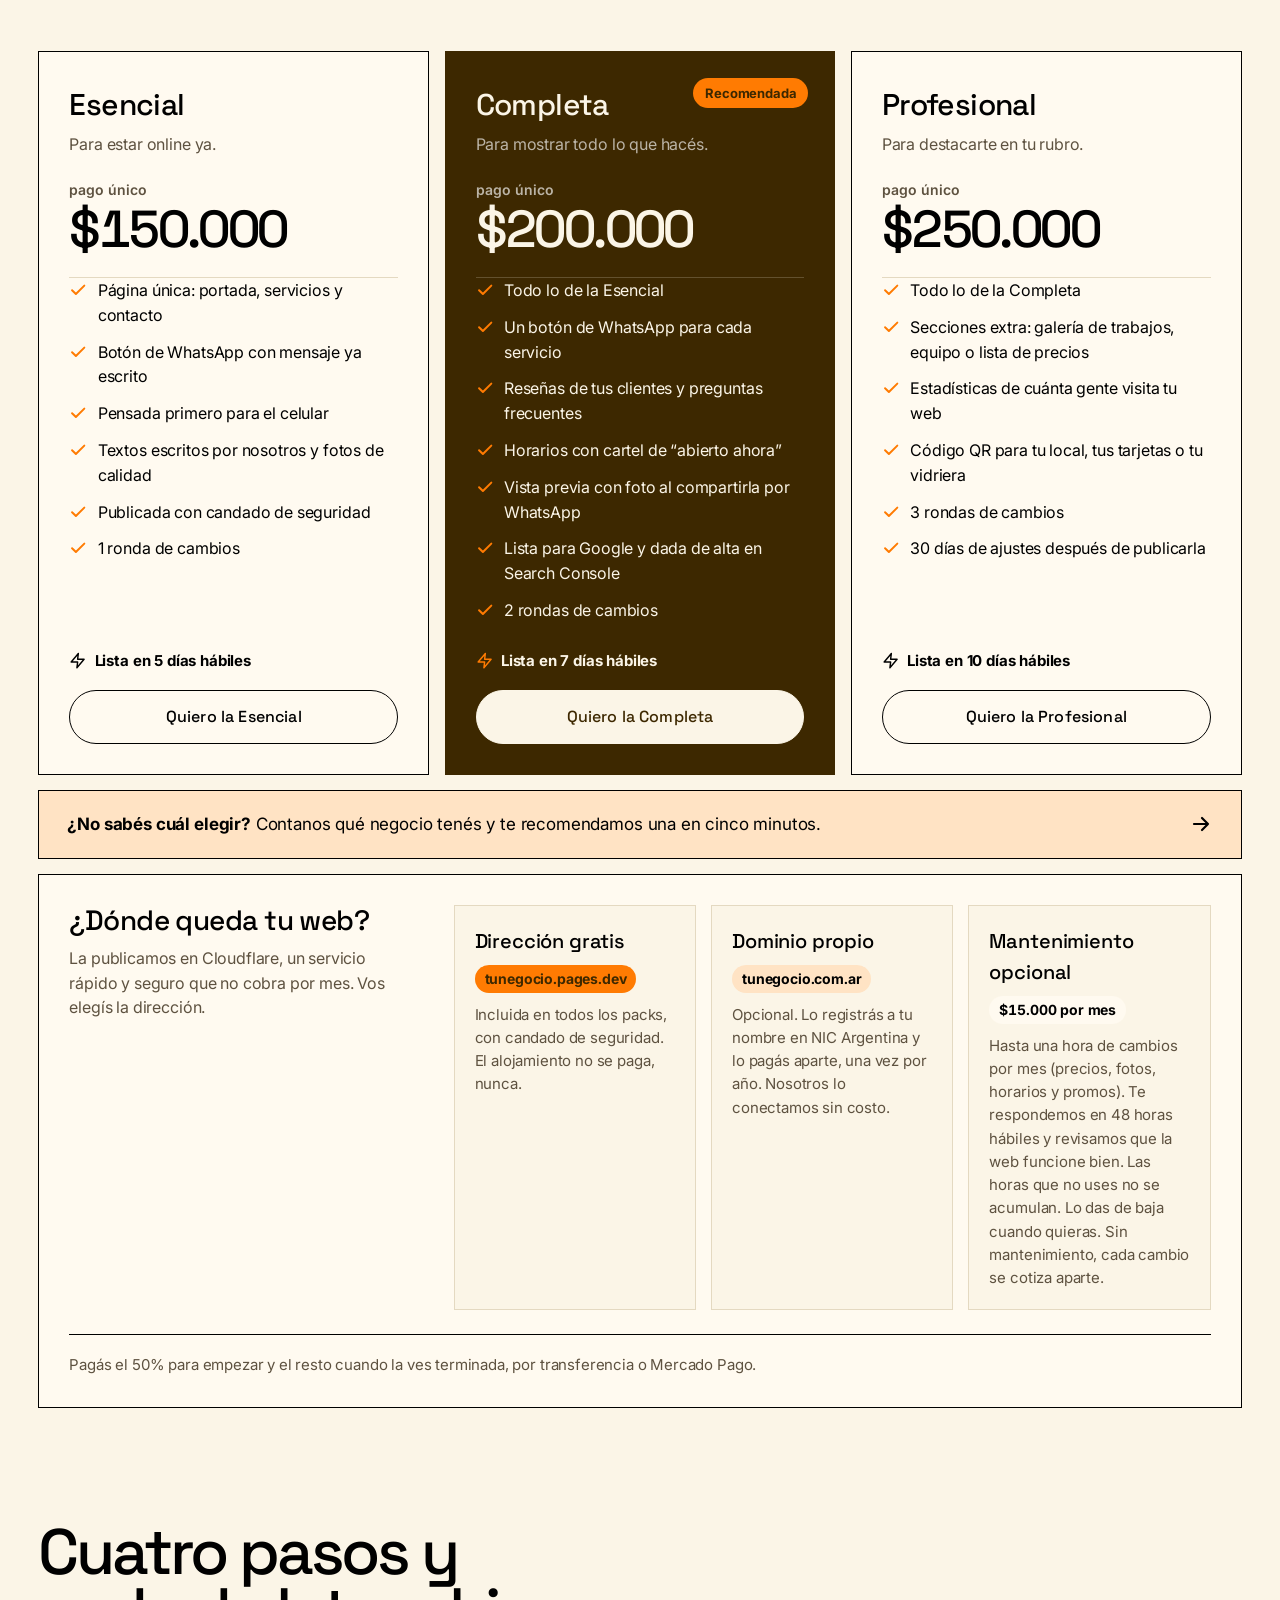
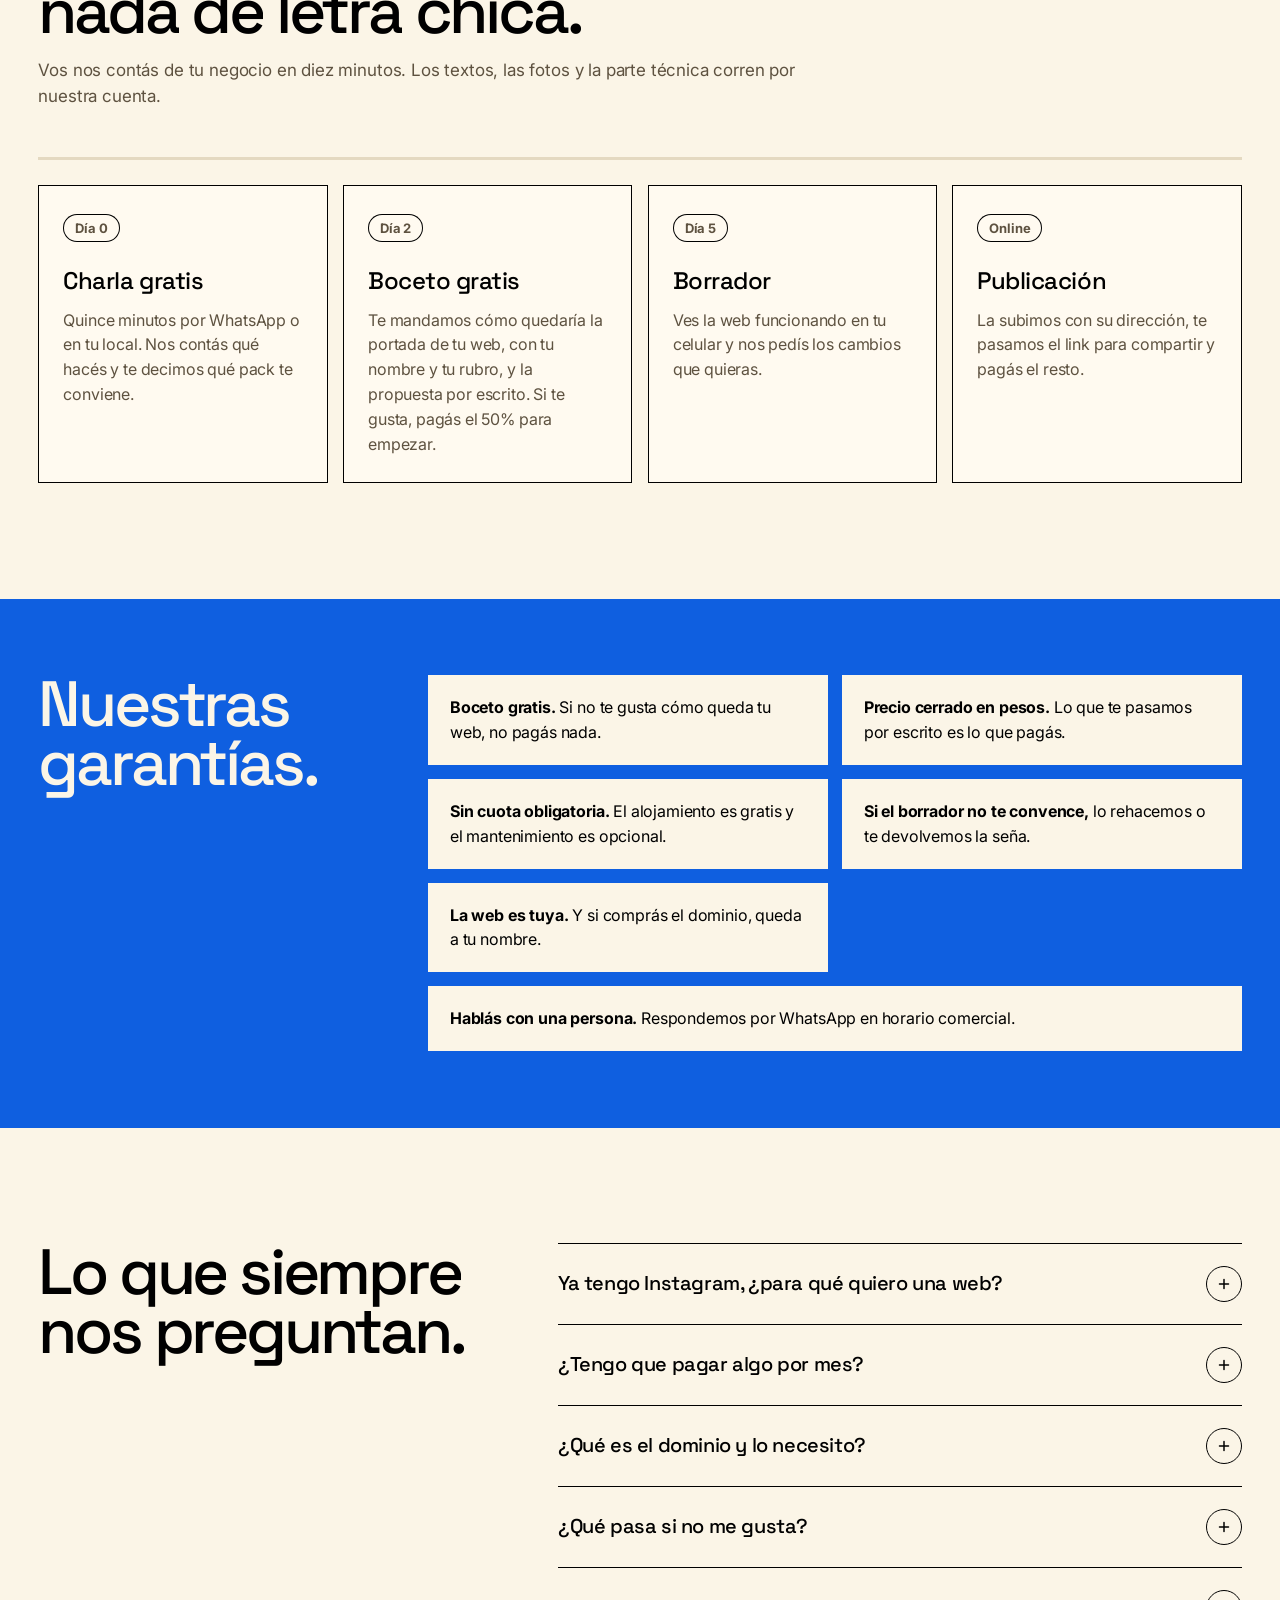
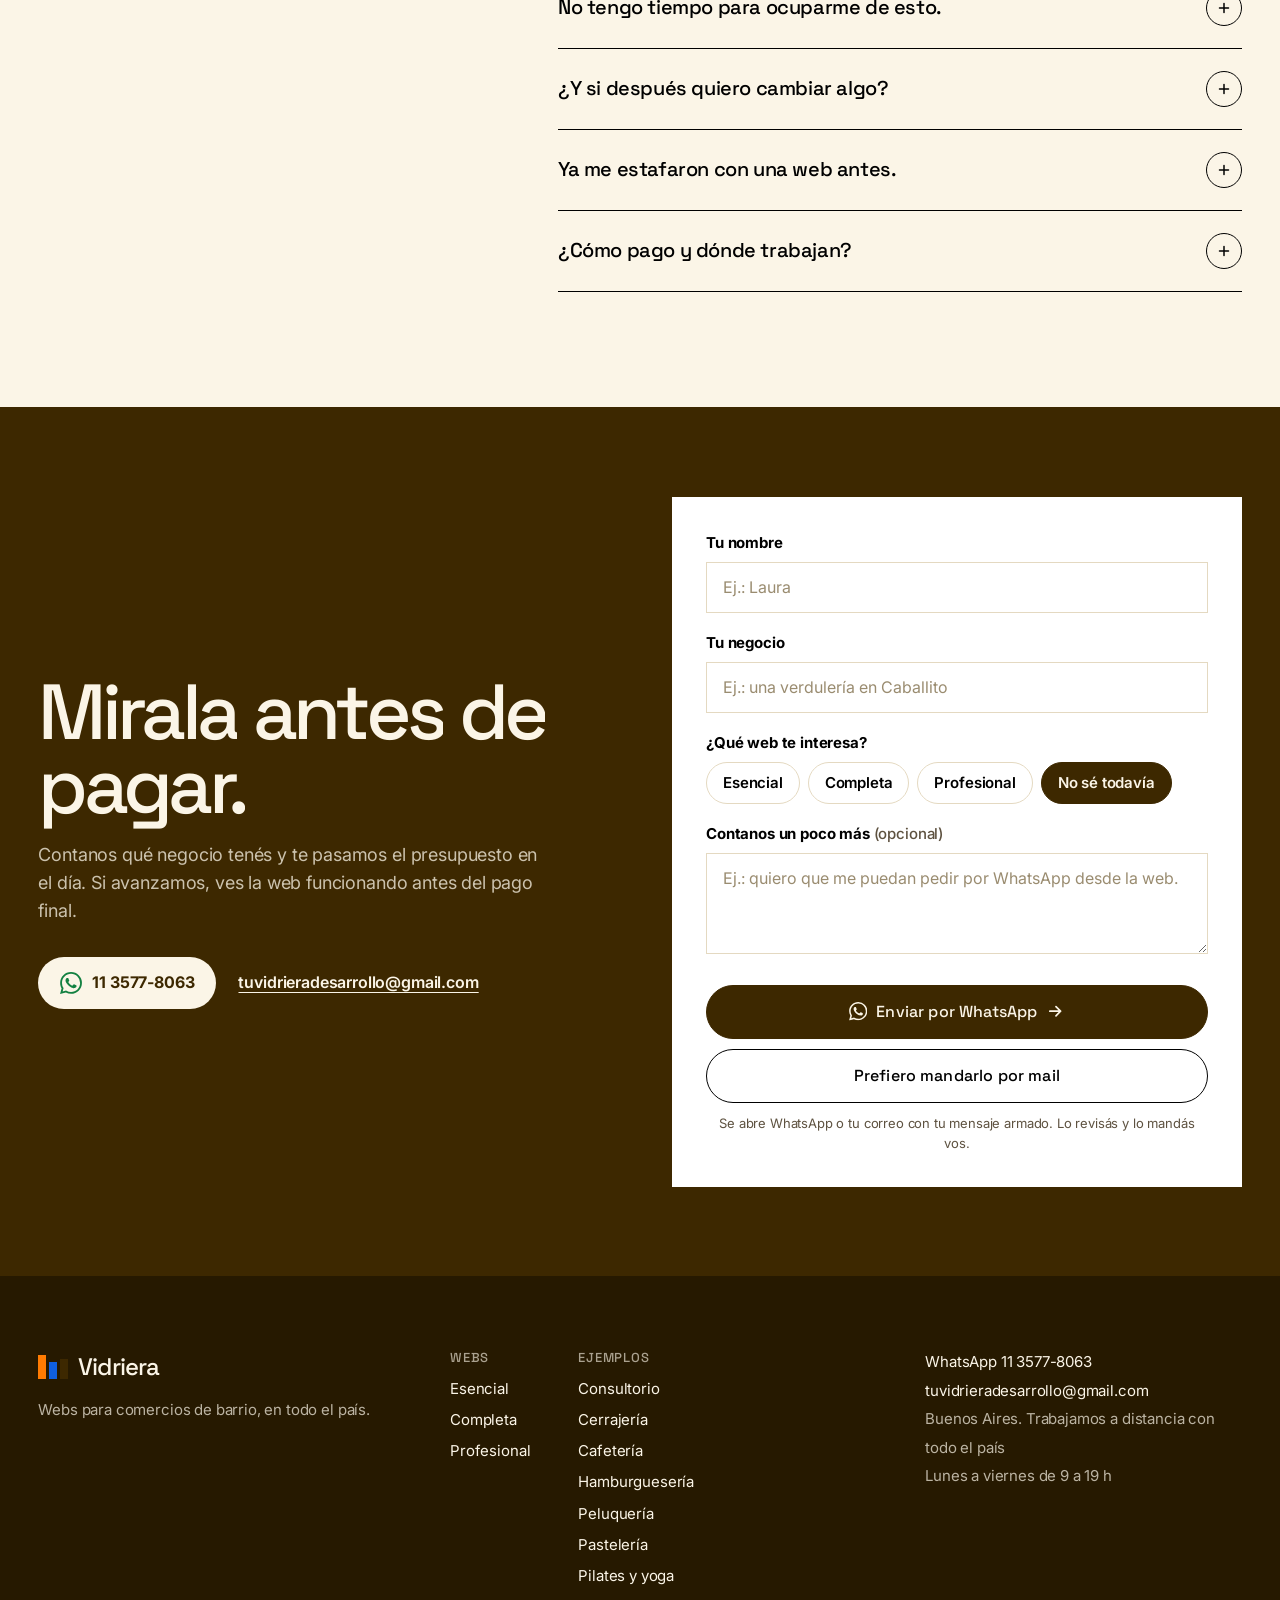
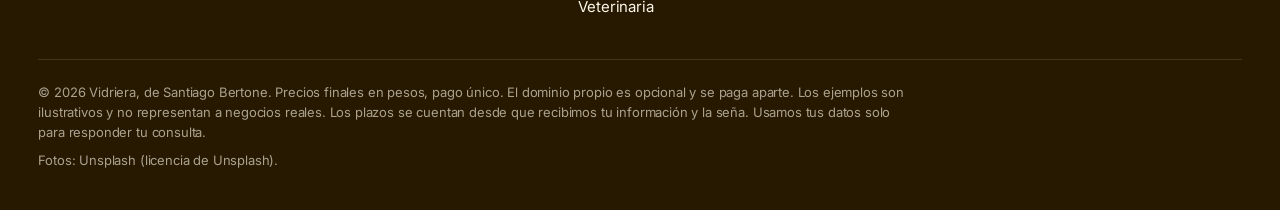
<file: vidriera/index.html>
<!doctype html>
<html lang="es-AR">
<head>
  <meta charset="utf-8">
  <meta name="viewport" content="width=device-width, initial-scale=1">
  <title>Vidriera | Hacemos la web de tu negocio</title>
  <meta name="description" content="Diseñamos la web de tu negocio de barrio: clara, rápida, pensada para el celular y con botones a tu WhatsApp. Lista en 5 días, desde $150.000 y sin cuota mensual.">
  <meta property="og:title" content="Vidriera | Hacemos la web de tu negocio">
  <meta property="og:description" content="Webs para comercios de barrio, listas en 5 días. Desde $150.000, sin cuota mensual.">
  <meta property="og:type" content="website">
  <meta property="og:locale" content="es_AR">
  <meta property="og:url" content="https://vidriera.pages.dev/">
  <meta property="og:image" content="https://vidriera.pages.dev/img/og-vidriera.jpg?v=2">
  <meta property="og:image:width" content="1200">
  <meta property="og:image:height" content="630">
  <meta property="og:image:alt" content="Vidriera: hacemos la web de tu negocio. Desde $150.000, lista en 5 días, $0 por mes.">
  <meta name="twitter:card" content="summary_large_image">
  <link rel="canonical" href="https://vidriera.pages.dev/">
  <meta name="theme-color" content="#fbf5e7">
  <link rel="icon" href="favicon.svg" type="image/svg+xml">
  <link rel="preconnect" href="https://fonts.googleapis.com">
  <link rel="preconnect" href="https://fonts.gstatic.com" crossorigin>
  <link href="https://fonts.googleapis.com/css2?family=Space+Grotesk:wght@400;500;700&family=Inter:wght@400;500;600;700&display=swap" rel="stylesheet">
  <script>
    // Modo claro u oscuro: el que eligió la persona, o el del sistema. Va antes del CSS para que no parpadee.
    (function () {
      var t; try { t = localStorage.getItem('vidriera-tema'); } catch (e) {}
      if (t !== 'light' && t !== 'dark') t = matchMedia('(prefers-color-scheme: dark)').matches ? 'dark' : 'light';
      var r = document.documentElement; r.classList.add('js');
      r.dataset.theme = t;
      document.querySelector('meta[name="theme-color"]').content = t === 'dark' ? '#17110a' : '#fbf5e7';
    })();
  </script>
  <script type="application/ld+json">
  {
    "@context": "https://schema.org",
    "@type": "ProfessionalService",
    "name": "Vidriera",
    "description": "Diseño de páginas web para comercios de barrio, listas en 5 días y con pedidos por WhatsApp.",
    "url": "https://vidriera.pages.dev/",
    "image": "https://vidriera.pages.dev/img/og-vidriera.jpg",
    "telephone": "+54 9 11 3577-8063",
    "email": "tuvidrieradesarrollo@gmail.com",
    "areaServed": { "@type": "Country", "name": "Argentina" },
    "address": { "@type": "PostalAddress", "addressLocality": "Buenos Aires", "addressCountry": "AR" },
    "priceRange": "$150.000 - $250.000",
    "openingHours": "Mo-Fr 09:00-19:00",
    "makesOffer": [
      { "@type": "Offer", "name": "Web Esencial", "price": "150000", "priceCurrency": "ARS" },
      { "@type": "Offer", "name": "Web Completa", "price": "200000", "priceCurrency": "ARS" },
      { "@type": "Offer", "name": "Web Profesional", "price": "250000", "priceCurrency": "ARS" }
    ]
  }
  </script>
  <link rel="stylesheet" href="assets/agencia.css">
</head>
<body>

<!-- Íconos: se usan con <svg><use href="#i-..."/></svg> -->
<svg width="0" height="0" style="position:absolute" aria-hidden="true">
  <symbol id="i-wa" viewBox="0 0 24 24"><path fill="currentColor" d="M17.47 14.38c-.3-.15-1.76-.87-2.03-.97-.27-.1-.47-.15-.67.15-.2.3-.77.97-.94 1.16-.17.2-.35.22-.64.08-.3-.15-1.26-.46-2.39-1.48-.88-.79-1.48-1.76-1.65-2.06-.17-.3-.02-.46.13-.6.13-.14.3-.35.45-.52.15-.17.2-.3.3-.5.1-.2.05-.37-.03-.52-.07-.15-.67-1.61-.92-2.2-.24-.58-.49-.5-.67-.51h-.57c-.2 0-.52.07-.79.37-.27.3-1.04 1.02-1.04 2.48s1.07 2.88 1.21 3.07c.15.2 2.1 3.2 5.08 4.49.71.3 1.26.49 1.7.62.71.23 1.36.2 1.87.12.57-.08 1.76-.72 2-1.41.25-.7.25-1.29.18-1.41-.08-.13-.28-.2-.57-.35m-5.42 7.4h-.01a9.87 9.87 0 0 1-5.03-1.38l-.36-.21-3.74.98 1-3.65-.24-.37a9.86 9.86 0 0 1-1.51-5.26c0-5.45 4.44-9.88 9.89-9.88 2.64 0 5.12 1.03 6.99 2.9a9.82 9.82 0 0 1 2.89 6.99c0 5.45-4.44 9.88-9.88 9.88m8.41-18.3A11.82 11.82 0 0 0 12.05 0C5.5 0 .16 5.34.16 11.89c0 2.1.55 4.14 1.59 5.95L.06 24l6.3-1.65a11.88 11.88 0 0 0 5.68 1.45h.01c6.55 0 11.89-5.34 11.89-11.89a11.82 11.82 0 0 0-3.48-8.41z"/></symbol>
  <symbol id="i-arrow" viewBox="0 0 24 24"><path fill="none" stroke="currentColor" stroke-width="2.2" stroke-linecap="round" stroke-linejoin="round" d="M5 12h14M13 6l6 6-6 6"/></symbol>
  <symbol id="i-check" viewBox="0 0 24 24"><path fill="none" stroke="currentColor" stroke-width="2.6" stroke-linecap="round" stroke-linejoin="round" d="M20 6 9 17l-5-5"/></symbol>
  <symbol id="i-x" viewBox="0 0 24 24"><path fill="none" stroke="currentColor" stroke-width="2.4" stroke-linecap="round" d="M6 6l12 12M18 6 6 18"/></symbol>
  <symbol id="i-search" viewBox="0 0 24 24"><g fill="none" stroke="currentColor" stroke-width="2" stroke-linecap="round"><circle cx="11" cy="11" r="7"/><path d="m20 20-4-4"/></g></symbol>
  <symbol id="i-phone" viewBox="0 0 24 24"><g fill="none" stroke="currentColor" stroke-width="2" stroke-linecap="round" stroke-linejoin="round"><rect x="6" y="2" width="12" height="20" rx="2.5"/><path d="M11 18h2"/></g></symbol>
  <symbol id="i-pin" viewBox="0 0 24 24"><g fill="none" stroke="currentColor" stroke-width="2" stroke-linecap="round" stroke-linejoin="round"><path d="M20 10c0 6-8 12-8 12s-8-6-8-12a8 8 0 0 1 16 0z"/><circle cx="12" cy="10" r="3"/></g></symbol>
  <symbol id="i-shield" viewBox="0 0 24 24"><g fill="none" stroke="currentColor" stroke-width="2" stroke-linecap="round" stroke-linejoin="round"><path d="M12 22s8-4 8-10V5l-8-3-8 3v7c0 6 8 10 8 10z"/><path d="m9 12 2 2 4-4"/></g></symbol>
  <symbol id="i-bolt" viewBox="0 0 24 24"><path fill="none" stroke="currentColor" stroke-width="2" stroke-linecap="round" stroke-linejoin="round" d="M13 2 3 14h9l-1 8 10-12h-9z"/></symbol>
  <symbol id="i-pen" viewBox="0 0 24 24"><g fill="none" stroke="currentColor" stroke-width="2" stroke-linecap="round" stroke-linejoin="round"><path d="M12 20h9"/><path d="M16.5 3.5a2.1 2.1 0 0 1 3 3L7 19l-4 1 1-4z"/></g></symbol>
  <symbol id="i-brush" viewBox="0 0 24 24"><g fill="none" stroke="currentColor" stroke-width="2" stroke-linecap="round" stroke-linejoin="round"><circle cx="13.5" cy="6.5" r="1.5"/><circle cx="17.5" cy="10.5" r="1.5"/><circle cx="8.5" cy="7.5" r="1.5"/><circle cx="6.5" cy="12.5" r="1.5"/><path d="M12 2a10 10 0 0 0 0 20c1.1 0 2-.9 2-2 0-.5-.2-1-.5-1.3-.3-.4-.5-.8-.5-1.3 0-1.1.9-2 2-2h2.4A5.6 5.6 0 0 0 22 9.8C22 5.5 17.5 2 12 2z"/></g></symbol>
  <symbol id="i-luna" viewBox="0 0 24 24"><path fill="none" stroke="currentColor" stroke-width="2" stroke-linecap="round" stroke-linejoin="round" d="M20 14.5A8 8 0 1 1 9.5 4a6.5 6.5 0 0 0 10.5 10.5z"/></symbol>
  <symbol id="i-sol" viewBox="0 0 24 24"><g fill="none" stroke="currentColor" stroke-width="2" stroke-linecap="round"><circle cx="12" cy="12" r="4.2"/><path d="M12 2.5v2.2M12 19.3v2.2M2.5 12h2.2M19.3 12h2.2M5.3 5.3l1.6 1.6M17.1 17.1l1.6 1.6M5.3 18.7l1.6-1.6M17.1 6.9l1.6-1.6"/></g></symbol>
  <symbol id="i-menu" viewBox="0 0 24 24"><path fill="none" stroke="currentColor" stroke-width="2" stroke-linecap="round" d="M4 7h16M4 12h16M4 17h16"/></symbol>
</svg>

<header class="top" id="top">
  <a class="brand" href="#inicio" aria-label="Vidriera, inicio">
    <span class="brand-blocks" aria-hidden="true"><i></i><i></i><i></i></span>Vidriera
  </a>
  <nav class="nav" id="nav" aria-label="Secciones">
    <a href="#probala">Probala gratis</a>
    <a href="#que-hacemos">Qué hacemos</a>
    <a href="#demos">Ejemplos</a>
    <a href="#precios">Precios</a>
    <a href="#preguntas">Preguntas</a>
    <button class="theme-row" type="button" data-tema aria-pressed="false"><svg class="i-luna" aria-hidden="true"><use href="#i-luna"/></svg><svg class="i-sol" aria-hidden="true"><use href="#i-sol"/></svg><span>Modo oscuro</span></button>
  </nav>
  <a class="btn btn-small top-cta" href="https://wa.me/5491135778063" data-wa="Hola, quiero el boceto gratis de la web para mi negocio. Mi rubro es: ">Boceto gratis</a>
  <button class="theme-btn" type="button" data-tema aria-label="Activar modo oscuro" aria-pressed="false"><svg class="i-luna" aria-hidden="true"><use href="#i-luna"/></svg><svg class="i-sol" aria-hidden="true"><use href="#i-sol"/></svg></button>
  <button class="menu-btn" type="button" aria-expanded="false" aria-controls="nav" aria-label="Abrir el menú"><svg><use href="#i-menu"/></svg></button>
</header>

<main id="inicio">

  <!-- Portada -->
  <section class="hero" aria-labelledby="titulo">
    <div class="hero-copy">
      <h1 id="titulo" class="hero-title" data-rise aria-label="Hacemos la web de tu negocio.">
        <span aria-hidden="true">Hacemos la web</span>
        <span class="hero-accent" aria-hidden="true">de tu <span class="rotator" data-palabras="negocio.|consultorio.|cerrajería.|taller.|peluquería.|café.|comercio.">negocio.</span></span>
      </h1>
      <p class="hero-sub" data-rise style="--i:1">Una página clara, rápida y pensada para el celular, con botones que te mandan los pedidos a WhatsApp. Escribimos los textos, elegimos las fotos y la publicamos. Vos solo aprobás.</p>
      <div class="hero-actions" data-rise style="--i:2">
        <a class="btn" href="https://wa.me/5491135778063" data-wa="Hola, quiero el boceto gratis de la web para mi negocio. Mi rubro es: "><svg><use href="#i-wa"/></svg>Quiero mi boceto gratis</a>
        <a class="btn btn-outline" href="#probala">Probala con tu nombre</a>
      </div>
      <p class="hero-promise" data-rise style="--i:3"><svg><use href="#i-check"/></svg>Primero ves el boceto de tu web. Pagás solo si te gusta.</p>
      <ul class="hero-trust" role="list" data-rise style="--i:4">
        <li><strong>Desde $150.000</strong> en un solo pago</li>
        <li>Online en <strong>5 días</strong></li>
        <li><strong>$0 por mes</strong> de alojamiento</li>
      </ul>
    </div>
    <div class="hero-visual">
      <figure class="hero-photo">
        <img src="img/agencia/barberia.webp" width="1400" height="2488" fetchpriority="high" alt="Barbero riéndose mientras le corta el pelo a un cliente en su barbería">
      </figure>
      <div class="phone hero-phone" aria-hidden="true">
        <img src="img/agencia/demo-odontologia-movil.webp" width="780" height="1688" alt="">
      </div>
      <p class="bubble" aria-hidden="true"><svg><use href="#i-wa"/></svg><span class="bubble-text" data-mensajes="“Hola, los encontré en Google.”|“Hola, quiero pedir un turno.”|“Me quedé afuera, ¿pueden venir?”|“¿Tienen turno para un service?”|“Quiero turno para color el sábado.”|“¿Me guardan una mesa para 4?”|“¿Tienen stock? Paso hoy.”">“Hola, los encontré en Google.”</span></p>
    </div>
  </section>

  <!-- Rubros -->
  <div class="ticker" aria-label="Rubros con los que trabajamos">
    <div class="ticker-track">
      <span>Consultorios</span><span>Cerrajerías</span><span>Talleres mecánicos</span><span>Gastronomía</span><span>Peluquerías</span><span>Estudios contables</span><span>Comercios de barrio</span>
      <span aria-hidden="true">Consultorios</span><span aria-hidden="true">Cerrajerías</span><span aria-hidden="true">Talleres mecánicos</span><span aria-hidden="true">Gastronomía</span><span aria-hidden="true">Peluquerías</span><span aria-hidden="true">Estudios contables</span><span aria-hidden="true">Comercios de barrio</span>
    </div>
  </div>

  <!-- Probador en vivo -->
  <!-- La idea: se entinta palabra por palabra al bajar -->
  <section class="idea" aria-label="Por qué una web">
    <p class="idea-text" data-tinta>Tu próximo cliente te está buscando en el celular. Si no te encuentra, le escribe a otro. Con una web clara, te escribe a vos.</p>
  </section>

  <section id="probala" class="section tryit" aria-labelledby="probala-titulo">
    <div class="section-head">
      <h2 id="probala-titulo" class="h2" data-reveal>Probá tu web, ahora.</h2>
      <p class="section-sub" data-reveal style="--i:1">Poné el nombre de tu negocio y jugá con el rubro y los colores: el boceto cambia mientras elegís.</p>
    </div>

    <div class="tryit-grid">
      <form class="tryit-form" id="tryit-form" autocomplete="off">
        <label class="field-label" for="t-nombre">Nombre de tu negocio</label>
        <input class="field" id="t-nombre" name="n" type="text" maxlength="32" placeholder="Ej.: Ferretería Don Luis">

        <fieldset class="field-group">
          <legend class="field-label">Rubro</legend>
          <div class="options" id="t-rubros"></div>
        </fieldset>

        <label class="field-label" for="t-zona">Barrio <span class="optional">(opcional)</span></label>
        <input class="field" id="t-zona" name="z" type="text" maxlength="28" placeholder="Ej.: Villa Crespo">

        <fieldset class="field-group">
          <legend class="field-label">Color</legend>
          <div class="swatches" id="t-colores"></div>
        </fieldset>

        <fieldset class="field-group">
          <legend class="field-label">Estilo</legend>
          <div class="options">
            <label class="option"><input type="radio" name="e" value="claro" checked><span>Claro</span></label>
            <label class="option"><input type="radio" name="e" value="oscuro"><span>Oscuro</span></label>
          </div>
        </fieldset>

        <a class="btn tryit-send" id="t-quiero" href="https://wa.me/5491135778063"><svg><use href="#i-wa"/></svg>Quiero esta web</a>
        <button class="btn btn-outline tryit-copy" id="t-copiar" type="button">Copiar el link de mi boceto</button>
      </form>

      <div class="tryit-view">
        <div class="tryit-bar">
          <div class="segmented" role="group" aria-label="Ver el boceto en">
            <button type="button" class="is-on" data-device="compu" aria-pressed="true">Compu</button>
            <button type="button" data-device="celu" aria-pressed="false">Celular</button>
          </div>
          <p class="live-tag"><span class="live-dot"></span>Boceto en vivo</p>
        </div>

        <div class="stage">
          <div class="device is-compu" id="t-device">
            <div class="browser-bar" aria-hidden="true"><i></i><i></i><i></i><span id="t-url">tunegocio.pages.dev</span></div>
            <div class="device-screen">
              <div class="mini" id="mini">
                <div class="mini-nav">
                  <span class="mini-logo"><b id="m-inicial">T</b><span id="m-nombre">Tu negocio</span></span>
                  <span class="mini-links"><span>Servicios</span><span>Nosotros</span><span>Contacto</span></span>
                  <span class="mini-burger" aria-hidden="true"><svg><use href="#i-menu"/></svg></span>
                </div>
                <div class="mini-hero">
                  <div class="mini-copy">
                    <p class="mini-pill" id="m-etiqueta">Consultorio</p>
                    <p class="mini-title" id="m-titulo">Tu salud, sin esperas ni sorpresas.</p>
                    <p class="mini-sub" id="m-bajada">Turnos en el día, obras sociales y presupuesto por escrito.</p>
                    <button class="mini-cta" type="button" id="m-cta">Pedir turno</button>
                  </div>
                  <div class="mini-photo"><img id="m-foto" src="demos/odontologia/img/consulta.webp" width="1400" height="1050" loading="lazy" alt="Foto de ejemplo del rubro elegido"></div>
                </div>
                <div class="mini-cards" id="m-servicios"></div>
                <div class="mini-foot">
                  <span class="mini-zone"><svg><use href="#i-pin"/></svg><span id="m-zona">Tu barrio</span></span>
                  <span class="mini-open"><span class="dot-ok"></span>Abierto ahora</span>
                  <button class="mini-wa" type="button" id="m-wa" aria-label="Escribir por WhatsApp"><svg><use href="#i-wa"/></svg></button>
                </div>
              </div>
            </div>
            <div class="mini-toast" id="m-toast" role="status" aria-live="polite">
              <svg><use href="#i-wa"/></svg>
              <span><b>Te llegó un mensaje</b><span id="m-toast-texto">“Hola, quiero pedir un turno.”</span></span>
            </div>
          </div>
        </div>
        <p class="tryit-note">Tocá los botones del boceto para ver qué mensaje te llegaría. Es una vista rápida: tu web final lleva tus fotos, tus textos y tu estilo.</p>
      </div>
    </div>
  </section>

  <!-- Para quién -->
  <section class="section" aria-labelledby="para-quien-titulo">
    <div class="section-head">
      <h2 id="para-quien-titulo" class="h2" data-reveal>Te buscan en el celular.</h2>
      <p class="section-sub" data-reveal style="--i:1">Antes de entrar a un negocio, la gente lo busca en Google. Una web propia hace que tu negocio se vea serio y que el cliente te escriba en vez de seguir buscando. ¿En cuál de estos casos estás?</p>
    </div>
    <div class="cases">
      <article class="case" data-reveal>
        <p class="case-tag">Sin web</p>
        <p class="case-row case-bad"><svg><use href="#i-x"/></svg>Quien te busca no encuentra nada tuyo y termina en el negocio de la otra cuadra.</p>
        <p class="case-row case-good"><svg><use href="#i-check"/></svg>Tenés tu página con tus servicios, tus horarios y un botón para escribirte por WhatsApp.</p>
        <a class="case-link" href="https://wa.me/5491135778063" data-wa="Hola, no tengo web y quiero una para mi negocio.">Quiero mi primera web <svg><use href="#i-arrow"/></svg></a>
      </article>
      <article class="case" data-reveal style="--i:1">
        <p class="case-tag">Solo Instagram</p>
        <p class="case-row case-bad"><svg><use href="#i-x"/></svg>Las publicaciones se pierden, la info está desparramada y la cuenta no es tuya: es de Instagram.</p>
        <p class="case-row case-good"><svg><use href="#i-check"/></svg>Una web con todo ordenado para poner en la bio. Instagram muestra; la web cierra la venta.</p>
        <a class="case-link" href="https://wa.me/5491135778063" data-wa="Hola, solo tengo Instagram y quiero una web para mi negocio.">Sumar mi web <svg><use href="#i-arrow"/></svg></a>
      </article>
      <article class="case" data-reveal style="--i:2">
        <p class="case-tag">Web vieja</p>
        <p class="case-row case-bad"><svg><use href="#i-x"/></svg>Se ve mal en el celular, tarda en cargar o el navegador la marca como “No segura”.</p>
        <p class="case-row case-good"><svg><use href="#i-check"/></svg>Te hacemos una nueva: rápida, pensada para el celular y con candado de seguridad.</p>
        <a class="case-link" href="https://wa.me/5491135778063" data-wa="Hola, tengo una web vieja y quiero renovarla.">Renovar mi web <svg><use href="#i-arrow"/></svg></a>
      </article>
    </div>
  </section>

  <!-- Qué hacemos -->
  <section id="que-hacemos" class="section included" aria-labelledby="que-hacemos-titulo">
    <figure class="included-photo" data-reveal>
      <img src="img/agencia/hombre-celular.webp" width="1400" height="788" loading="lazy" alt="Hombre joven sonriendo mientras lee un mensaje en su celular, sentado en su escritorio">
      <figcaption><svg><use href="#i-wa"/></svg>Te llegan los pedidos al WhatsApp, con el mensaje ya escrito.</figcaption>
    </figure>
    <div>
      <h2 id="que-hacemos-titulo" class="h2" data-reveal>Nos ocupamos de todo. Vos atendés.</h2>
      <ul class="features" role="list">
        <li data-reveal><svg><use href="#i-brush"/></svg><h3>Diseño para tu rubro</h3><p>Colores, fotos y secciones pensados para tu negocio y tus clientes.</p></li>
        <li data-reveal style="--i:1"><svg><use href="#i-pen"/></svg><h3>Textos y fotos incluidos</h3><p>Los escribimos y elegimos nosotros. Si tenés fotos tuyas, mejor.</p></li>
        <li data-reveal style="--i:2"><svg><use href="#i-wa"/></svg><h3>WhatsApp con mensaje armado</h3><p>Cada botón le deja escrito al cliente lo que necesita: “quiero un turno”, “me quedé afuera”.</p></li>
        <li data-reveal style="--i:3"><svg><use href="#i-phone"/></svg><h3>Hecha para el celular</h3><p>Se lee sin hacer zoom y carga en segundos, aun con datos móviles.</p></li>
        <li data-reveal style="--i:4"><svg><use href="#i-search"/></svg><h3>Lista para Google</h3><p>Título, descripción y vista previa cuando la compartís por WhatsApp.</p></li>
        <li data-reveal style="--i:5"><svg><use href="#i-shield"/></svg><h3>Segura y online gratis</h3><p>Con candado de seguridad y alojada en Cloudflare, sin cuota mensual.</p></li>
      </ul>
    </div>
  </section>

  <!-- Ejemplos -->
  <section id="demos" class="section" aria-labelledby="demos-titulo">
    <div class="section-head">
      <h2 id="demos-titulo" class="h2" data-reveal>Así quedan nuestras webs.</h2>
      <p class="section-sub" data-reveal style="--i:1">Miralas como en la compu o como en el celular, o entrá y probá los botones: el mensaje llega armado a WhatsApp.</p>
    </div>
    <div class="demos">
      <article class="demo demo-blue" data-reveal>
        <div class="demo-stage is-compu">
          <div class="demo-browser">
            <div class="browser-bar" aria-hidden="true"><i></i><i></i><i></i><span>dentalpalermo.pages.dev</span></div>
            <div class="scroller"><img src="img/agencia/demo-odontologia-full.webp" width="864" height="3805" loading="lazy" alt="Página completa del ejemplo de consultorio odontológico, vista en la computadora"></div>
          </div>
          <div class="demo-phone">
            <div class="scroller"><img src="img/agencia/demo-odontologia-movil-full.webp" width="546" height="11280" loading="lazy" alt="Página completa del ejemplo de consultorio odontológico, vista en el celular"></div>
          </div>
        </div>
        <div class="demo-body">
          <p class="demo-cat">Salud y estética</p>
          <h3>Consultorio odontológico</h3>
          <p>Tratamientos con botón para pedir turno, obras sociales, reseñas, preguntas frecuentes y horarios con cartel de “abierto ahora”.</p>
          <div class="demo-controls">
            <div class="segmented" role="group" aria-label="Ver el ejemplo en">
              <button type="button" class="is-on" data-device="compu" aria-pressed="true">Compu</button>
              <button type="button" data-device="celu" aria-pressed="false">Celular</button>
            </div>
            <a class="live-link" href="demos/odontologia/index.html">Ver en vivo <svg><use href="#i-arrow"/></svg></a>
          </div>
          <a class="btn btn-small btn-outline demo-want" href="https://wa.me/5491135778063" data-wa="Hola, quiero una web como el ejemplo del consultorio.">Quiero una así</a>
        </div>
      </article>
      <article class="demo demo-ink" data-reveal style="--i:1">
        <div class="demo-stage is-compu">
          <div class="demo-browser">
            <div class="browser-bar" aria-hidden="true"><i></i><i></i><i></i><span>llaveya.pages.dev</span></div>
            <div class="scroller"><img src="img/agencia/demo-cerrajeria-full.webp" width="864" height="3901" loading="lazy" alt="Página completa del ejemplo de cerrajería, vista en la computadora"></div>
          </div>
          <div class="demo-phone">
            <div class="scroller"><img src="img/agencia/demo-cerrajeria-movil-full.webp" width="546" height="13796" loading="lazy" alt="Página completa del ejemplo de cerrajería, vista en el celular"></div>
          </div>
        </div>
        <div class="demo-body">
          <p class="demo-cat">Urgencias 24 h</p>
          <h3>Cerrajería</h3>
          <p>Para servicios que se contratan con apuro: botón de llamar siempre a mano, “¿qué te pasó?” con mensaje armado y barrios con tiempo de llegada.</p>
          <div class="demo-controls">
            <div class="segmented" role="group" aria-label="Ver el ejemplo en">
              <button type="button" class="is-on" data-device="compu" aria-pressed="true">Compu</button>
              <button type="button" data-device="celu" aria-pressed="false">Celular</button>
            </div>
            <a class="live-link" href="demos/cerrajeria/index.html">Ver en vivo <svg><use href="#i-arrow"/></svg></a>
          </div>
          <a class="btn btn-small btn-outline demo-want" href="https://wa.me/5491135778063" data-wa="Hola, quiero una web como el ejemplo de la cerrajería.">Quiero una así</a>
        </div>
      </article>
    </div>
    <p class="demos-hint">Pasá el mouse (o tocá) sobre una captura para recorrerla de arriba a abajo.</p>
    <div class="more">
      <h3 class="more-title" data-reveal>Más rubros</h3>
      <p class="section-sub more-sub" data-reveal style="--i:1">Cada una tiene su propio diseño y algo para probar. Entrá desde el celular: así la van a ver tus clientes.</p>
      <ul class="rubros" role="list">
      <li class="rubro" data-reveal style="--i:0">
        <a class="rubro-shot" href="demos/cafeteria/index.html" style="--bg:#2f5d46"><img src="img/agencia/rubro-cafeteria.webp" width="720" height="450" loading="lazy" alt="Primera pantalla del ejemplo de cafetería"></a>
        <p class="demo-cat">Gastronomía</p>
        <h4>Cafetería</h4>
        <p>La carta como una hoja de menú: sumás lo que querés y el pedido para llevar llega armado por WhatsApp.</p>
        <div class="rubro-links">
          <a class="live-link" href="demos/cafeteria/index.html">Ver en vivo <svg><use href="#i-arrow"/></svg></a>
          <a class="rubro-want" href="https://wa.me/5491135778063" data-wa="Hola, quiero una web como el ejemplo de la cafetería.">Quiero una así</a>
        </div>
      </li>
      <li class="rubro" data-reveal style="--i:1">
        <a class="rubro-shot" href="demos/hamburgueseria/index.html" style="--bg:#f2b705"><img src="img/agencia/rubro-hamburgueseria.webp" width="720" height="450" loading="lazy" alt="Primera pantalla del ejemplo de hamburguesería"></a>
        <p class="demo-cat">Gastronomía</p>
        <h4>Hamburguesería</h4>
        <p>Armá tu hamburguesa capa por capa, mirá el precio y pedí con retiro o delivery.</p>
        <div class="rubro-links">
          <a class="live-link" href="demos/hamburgueseria/index.html">Ver en vivo <svg><use href="#i-arrow"/></svg></a>
          <a class="rubro-want" href="https://wa.me/5491135778063" data-wa="Hola, quiero una web como el ejemplo de la hamburguesería.">Quiero una así</a>
        </div>
      </li>
      <li class="rubro" data-reveal style="--i:2">
        <a class="rubro-shot" href="demos/peluqueria/index.html" style="--bg:#a3294a"><img src="img/agencia/rubro-peluqueria.webp" width="720" height="450" loading="lazy" alt="Primera pantalla del ejemplo de peluquería y estética"></a>
        <p class="demo-cat">Belleza</p>
        <h4>Peluquería y estética</h4>
        <p>Lista de precios donde tildás los servicios: suma tiempo y precio, y pide el turno.</p>
        <div class="rubro-links">
          <a class="live-link" href="demos/peluqueria/index.html">Ver en vivo <svg><use href="#i-arrow"/></svg></a>
          <a class="rubro-want" href="https://wa.me/5491135778063" data-wa="Hola, quiero una web como el ejemplo de la peluquería.">Quiero una así</a>
        </div>
      </li>
      <li class="rubro" data-reveal style="--i:0">
        <a class="rubro-shot" href="demos/pasteleria/index.html" style="--bg:#c42b4f"><img src="img/agencia/rubro-pasteleria.webp" width="720" height="450" loading="lazy" alt="Primera pantalla del ejemplo de pastelería"></a>
        <p class="demo-cat">Gastronomía</p>
        <h4>Pastelería</h4>
        <p>Armá tu torta, mirala dibujada desde arriba y encargala con el precio estimado.</p>
        <div class="rubro-links">
          <a class="live-link" href="demos/pasteleria/index.html">Ver en vivo <svg><use href="#i-arrow"/></svg></a>
          <a class="rubro-want" href="https://wa.me/5491135778063" data-wa="Hola, quiero una web como el ejemplo de la pastelería.">Quiero una así</a>
        </div>
      </li>
      <li class="rubro" data-reveal style="--i:1">
        <a class="rubro-shot" href="demos/pilates/index.html" style="--bg:#3f5a48"><img src="img/agencia/rubro-pilates.webp" width="720" height="450" loading="lazy" alt="Primera pantalla del ejemplo de pilates y yoga"></a>
        <p class="demo-cat">Bienestar</p>
        <h4>Pilates y yoga</h4>
        <p>Grilla de clases por día, planes como un menú y clase de prueba gratis por WhatsApp.</p>
        <div class="rubro-links">
          <a class="live-link" href="demos/pilates/index.html">Ver en vivo <svg><use href="#i-arrow"/></svg></a>
          <a class="rubro-want" href="https://wa.me/5491135778063" data-wa="Hola, quiero una web como el ejemplo del estudio de pilates.">Quiero una así</a>
        </div>
      </li>
      <li class="rubro" data-reveal style="--i:2">
        <a class="rubro-shot" href="demos/veterinaria/index.html" style="--bg:#1d5f5a"><img src="img/agencia/rubro-veterinaria.webp" width="720" height="450" loading="lazy" alt="Primera pantalla del ejemplo de veterinaria"></a>
        <p class="demo-cat">Salud animal</p>
        <h4>Veterinaria</h4>
        <p>Plan de vacunas según la fecha de nacimiento, servicios y turnos por WhatsApp.</p>
        <div class="rubro-links">
          <a class="live-link" href="demos/veterinaria/index.html">Ver en vivo <svg><use href="#i-arrow"/></svg></a>
          <a class="rubro-want" href="https://wa.me/5491135778063" data-wa="Hola, quiero una web como el ejemplo de la veterinaria.">Quiero una así</a>
        </div>
      </li>
      </ul>
    </div>
    <a class="demo-yours" href="https://wa.me/5491135778063" data-wa="Hola, tengo otro rubro y quiero ver cómo quedaría la web de mi negocio." data-reveal>
      <span><strong>¿Tenés otro rubro?</strong> Te mostramos cómo quedaría la tuya antes de cobrarte nada.</span>
      <svg><use href="#i-arrow"/></svg>
    </a>
  </section>

  <!-- Precios -->
  <section id="precios" class="section" aria-labelledby="precios-titulo">
    <div class="section-head">
      <h2 id="precios-titulo" class="h2" data-reveal>Precios claros, en pesos.</h2>
      <p class="section-sub" data-reveal style="--i:1">Pago único y precio final, en dos partes: 50% al empezar y 50% cuando la ves terminada. La web queda alojada gratis, sin cuota obligatoria.</p>
    </div>
    <div class="plans">
      <article class="plan" data-reveal>
        <h3>Esencial</h3>
        <p class="plan-for">Para estar online ya.</p>
        <p class="plan-price"><small>pago único</small>$150.000</p>
        <ul class="plan-list" role="list">
          <li><svg><use href="#i-check"/></svg>Página única: portada, servicios y contacto</li>
          <li><svg><use href="#i-check"/></svg>Botón de WhatsApp con mensaje ya escrito</li>
          <li><svg><use href="#i-check"/></svg>Pensada primero para el celular</li>
          <li><svg><use href="#i-check"/></svg>Textos escritos por nosotros y fotos de calidad</li>
          <li><svg><use href="#i-check"/></svg>Publicada con candado de seguridad</li>
          <li><svg><use href="#i-check"/></svg>1 ronda de cambios</li>
        </ul>
        <p class="plan-time"><svg><use href="#i-bolt"/></svg>Lista en 5 días hábiles</p>
        <a class="btn btn-outline plan-btn" href="https://wa.me/5491135778063" data-wa="Hola, me interesa la web Esencial ($150.000) para mi negocio.">Quiero la Esencial</a>
      </article>
      <article class="plan plan-featured" data-reveal style="--i:1">
        <p class="plan-badge">Recomendada</p>
        <h3>Completa</h3>
        <p class="plan-for">Para mostrar todo lo que hacés.</p>
        <p class="plan-price"><small>pago único</small>$200.000</p>
        <ul class="plan-list" role="list">
          <li><svg><use href="#i-check"/></svg>Todo lo de la Esencial</li>
          <li><svg><use href="#i-check"/></svg>Un botón de WhatsApp para cada servicio</li>
          <li><svg><use href="#i-check"/></svg>Reseñas de tus clientes y preguntas frecuentes</li>
          <li><svg><use href="#i-check"/></svg>Horarios con cartel de “abierto ahora”</li>
          <li><svg><use href="#i-check"/></svg>Vista previa con foto al compartirla por WhatsApp</li>
          <li><svg><use href="#i-check"/></svg>Lista para Google y dada de alta en Search Console</li>
          <li><svg><use href="#i-check"/></svg>2 rondas de cambios</li>
        </ul>
        <p class="plan-time"><svg><use href="#i-bolt"/></svg>Lista en 7 días hábiles</p>
        <a class="btn plan-btn" href="https://wa.me/5491135778063" data-wa="Hola, me interesa la web Completa ($200.000) para mi negocio.">Quiero la Completa</a>
      </article>
      <article class="plan" data-reveal style="--i:2">
        <h3>Profesional</h3>
        <p class="plan-for">Para destacarte en tu rubro.</p>
        <p class="plan-price"><small>pago único</small>$250.000</p>
        <ul class="plan-list" role="list">
          <li><svg><use href="#i-check"/></svg>Todo lo de la Completa</li>
          <li><svg><use href="#i-check"/></svg>Secciones extra: galería de trabajos, equipo o lista de precios</li>
          <li><svg><use href="#i-check"/></svg>Estadísticas de cuánta gente visita tu web</li>
          <li><svg><use href="#i-check"/></svg>Código QR para tu local, tus tarjetas o tu vidriera</li>
          <li><svg><use href="#i-check"/></svg>3 rondas de cambios</li>
          <li><svg><use href="#i-check"/></svg>30 días de ajustes después de publicarla</li>
        </ul>
        <p class="plan-time"><svg><use href="#i-bolt"/></svg>Lista en 10 días hábiles</p>
        <a class="btn btn-outline plan-btn" href="https://wa.me/5491135778063" data-wa="Hola, me interesa la web Profesional ($250.000) para mi negocio.">Quiero la Profesional</a>
      </article>
    </div>
    <a class="plans-help" href="https://wa.me/5491135778063" data-wa="Hola, no sé qué web me conviene para mi negocio. ¿Me ayudás a elegir?" data-reveal>
      <span><strong>¿No sabés cuál elegir?</strong> Contanos qué negocio tenés y te recomendamos una en cinco minutos.</span>
      <svg><use href="#i-arrow"/></svg>
    </a>

    <div class="hosting" data-reveal>
      <div class="hosting-intro">
        <h3>¿Dónde queda tu web?</h3>
        <p>La publicamos en Cloudflare, un servicio rápido y seguro que no cobra por mes. Vos elegís la dirección.</p>
      </div>
      <ul class="hosting-list" role="list">
        <li><strong>Dirección gratis</strong><span class="hosting-addr">tunegocio.pages.dev</span><p>Incluida en todos los packs, con candado de seguridad. El alojamiento no se paga, nunca.</p></li>
        <li><strong>Dominio propio</strong><span class="hosting-addr">tunegocio.com.ar</span><p>Opcional. Lo registrás a tu nombre en NIC Argentina y lo pagás aparte, una vez por año. Nosotros lo conectamos sin costo.</p></li>
        <li><strong>Mantenimiento opcional</strong><span class="hosting-addr">$15.000 por mes</span><p>Hasta una hora de cambios por mes (precios, fotos, horarios y promos). Te respondemos en 48 horas hábiles y revisamos que la web funcione bien. Las horas que no uses no se acumulan. Lo das de baja cuando quieras. Sin mantenimiento, cada cambio se cotiza aparte.</p></li>
      </ul>
      <p class="hosting-note">Pagás el 50% para empezar y el resto cuando la ves terminada, por transferencia o Mercado Pago.</p>
    </div>
  </section>

  <!-- Proceso -->
  <section id="proceso" class="section" aria-labelledby="proceso-titulo">
    <div class="section-head">
      <h2 id="proceso-titulo" class="h2" data-reveal>Cuatro pasos y nada de letra chica.</h2>
      <p class="section-sub" data-reveal style="--i:1">Vos nos contás de tu negocio en diez minutos. Los textos, las fotos y la parte técnica corren por nuestra cuenta.</p>
    </div>
    <ol class="timeline">
      <li data-reveal><span class="tl-day">Día 0</span><h3>Charla gratis</h3><p>Quince minutos por WhatsApp o en tu local. Nos contás qué hacés y te decimos qué pack te conviene.</p></li>
      <li data-reveal style="--i:1"><span class="tl-day">Día 2</span><h3>Boceto gratis</h3><p>Te mandamos cómo quedaría la portada de tu web, con tu nombre y tu rubro, y la propuesta por escrito. Si te gusta, pagás el 50% para empezar.</p></li>
      <li data-reveal style="--i:2"><span class="tl-day">Día 5</span><h3>Borrador</h3><p>Ves la web funcionando en tu celular y nos pedís los cambios que quieras.</p></li>
      <li data-reveal style="--i:3"><span class="tl-day">Online</span><h3>Publicación</h3><p>La subimos con su dirección, te pasamos el link para compartir y pagás el resto.</p></li>
    </ol>
  </section>

  <!-- Garantías -->
  <section class="guarantees" aria-labelledby="garantias-titulo">
    <div class="guarantees-inner">
      <h2 id="garantias-titulo" class="h2" data-reveal>Nuestras garantías.</h2>
      <ul class="guarantees-list" role="list">
        <li data-reveal><strong>Boceto gratis.</strong> Si no te gusta cómo queda tu web, no pagás nada.</li>
        <li data-reveal style="--i:1"><strong>Precio cerrado en pesos.</strong> Lo que te pasamos por escrito es lo que pagás.</li>
        <li data-reveal style="--i:2"><strong>Sin cuota obligatoria.</strong> El alojamiento es gratis y el mantenimiento es opcional.</li>
        <li data-reveal style="--i:3"><strong>Si el borrador no te convence,</strong> lo rehacemos o te devolvemos la seña.</li>
        <li data-reveal style="--i:4"><strong>La web es tuya.</strong> Y si comprás el dominio, queda a tu nombre.</li>
        <li data-reveal style="--i:5"><strong>Hablás con una persona.</strong> Respondemos por WhatsApp en horario comercial.</li>
      </ul>
    </div>
  </section>

  <!-- Preguntas -->
  <section id="preguntas" class="section faq" aria-labelledby="preguntas-titulo">
    <div class="section-head">
      <h2 id="preguntas-titulo" class="h2" data-reveal>Lo que siempre nos preguntan.</h2>
    </div>
    <div class="faq-list">
      <details>
        <summary>Ya tengo Instagram, ¿para qué quiero una web?</summary>
        <p>Instagram sirve para mostrar, pero la información se pierde entre publicaciones y la cuenta no es tuya. La web tiene todo ordenado en un solo lugar, transmite seriedad y lleva a la gente directo a tu WhatsApp. Las dos se complementan: el link de la web va en tu bio.</p>
      </details>
      <details>
        <summary>¿Tengo que pagar algo por mes?</summary>
        <p>No es obligatorio. La publicamos en Cloudflare, que es gratis. Lo único que se paga por año es el dominio propio (por ejemplo, tunegocio.com.ar), y solo si querés tenerlo. Si preferís que nos ocupemos de los cambios, está el mantenimiento opcional de $15.000 por mes, que das de baja cuando quieras.</p>
      </details>
      <details>
        <summary>¿Qué es el dominio y lo necesito?</summary>
        <p>Es la dirección de tu web. No es obligatorio: sin dominio, tu web queda en una dirección gratis como tunegocio.pages.dev. Si querés uno propio, lo registrás a tu nombre en NIC Argentina, lo pagás aparte y nosotros lo conectamos sin costo.</p>
      </details>
      <details>
        <summary>¿Qué pasa si no me gusta?</summary>
        <p>Antes de cobrarte nada te mostramos un boceto con tu nombre y tu rubro. Si no te convence, no pagás. Y si ya pagaste la seña y el borrador no te gusta, lo rehacemos o te la devolvemos.</p>
      </details>
      <details>
        <summary>No tengo tiempo para ocuparme de esto.</summary>
        <p>No hace falta. Nos contás de tu negocio en una charla de diez minutos y nosotros escribimos los textos, elegimos las fotos y armamos todo. Vos solo aprobás.</p>
      </details>
      <details>
        <summary>¿Y si después quiero cambiar algo?</summary>
        <p>Antes de publicarla tenés rondas de cambios incluidas (y la Profesional suma 30 días de ajustes después). Más adelante podés sumar el mantenimiento opcional, con hasta una hora de cambios por mes, o pedirnos cada cambio y te lo cotizamos.</p>
      </details>
      <details>
        <summary>Ya me estafaron con una web antes.</summary>
        <p>Por eso trabajamos con propuesta escrita, precio cerrado y pago en dos partes: el resto lo pagás cuando ves la web terminada. Si el borrador no te convence, lo rehacemos o te devolvemos la seña.</p>
      </details>
      <details>
        <summary>¿Cómo pago y dónde trabajan?</summary>
        <p>Transferencia o Mercado Pago, en pesos: 50% al empezar y 50% al publicar. Atendemos a todo el país vía WhatsApp.</p>
      </details>
    </div>
  </section>

  <!-- Cierre -->
  <section id="contacto" class="final" aria-labelledby="final-titulo">
    <div class="final-copy">
      <h2 id="final-titulo" class="final-title" data-reveal>Mirala antes de pagar.</h2>
      <p data-reveal style="--i:1">Contanos qué negocio tenés y te pasamos el presupuesto en el día. Si avanzamos, ves la web funcionando antes del pago final.</p>
      <div class="final-direct">
        <a class="final-wa" href="https://wa.me/5491135778063" data-wa="Hola, quiero hacer una consulta."><svg><use href="#i-wa"/></svg>11 3577-8063</a>
        <a class="final-mail" href="mailto:tuvidrieradesarrollo@gmail.com">tuvidrieradesarrollo@gmail.com</a>
      </div>
    </div>
    <form class="contact-form" id="contacto-form">
      <label class="field-label" for="c-nombre">Tu nombre</label>
      <input class="field" id="c-nombre" type="text" maxlength="40" autocomplete="given-name" placeholder="Ej.: Laura" required>

      <label class="field-label" for="c-negocio">Tu negocio</label>
      <input class="field" id="c-negocio" type="text" maxlength="60" placeholder="Ej.: una verdulería en Caballito" required>

      <fieldset class="field-group">
        <legend class="field-label">¿Qué web te interesa?</legend>
        <div class="options">
          <label class="option"><input type="radio" name="pack" value="la Esencial ($150.000)"><span>Esencial</span></label>
          <label class="option"><input type="radio" name="pack" value="la Completa ($200.000)"><span>Completa</span></label>
          <label class="option"><input type="radio" name="pack" value="la Profesional ($250.000)"><span>Profesional</span></label>
          <label class="option"><input type="radio" name="pack" value="" checked><span>No sé todavía</span></label>
        </div>
      </fieldset>

      <label class="field-label" for="c-mensaje">Contanos un poco más <span class="optional">(opcional)</span></label>
      <textarea class="field" id="c-mensaje" rows="3" maxlength="400" placeholder="Ej.: quiero que me puedan pedir por WhatsApp desde la web."></textarea>

      <button class="btn contact-send" type="submit"><svg><use href="#i-wa"/></svg>Enviar por WhatsApp <svg><use href="#i-arrow"/></svg></button>
      <button class="btn btn-outline contact-mail" type="button" id="contacto-mail">Prefiero mandarlo por mail</button>
      <p class="contact-note">Se abre WhatsApp o tu correo con tu mensaje armado. Lo revisás y lo mandás vos.</p>
    </form>
  </section>
</main>

<footer class="footer">
  <div class="footer-top">
    <div>
      <a class="brand brand-light" href="#inicio"><span class="brand-blocks" aria-hidden="true"><i></i><i></i><i></i></span>Vidriera</a>
      <p class="footer-claim">Webs para comercios de barrio, en todo el país.</p>
    </div>
    <nav class="footer-nav" aria-label="Pie de página">
      <ul role="list">
        <li class="footer-head">Webs</li>
        <li><a href="#precios">Esencial</a></li>
        <li><a href="#precios">Completa</a></li>
        <li><a href="#precios">Profesional</a></li>
      </ul>
      <ul role="list">
        <li class="footer-head">Ejemplos</li>
        <li><a href="demos/odontologia/index.html">Consultorio</a></li>
        <li><a href="demos/cerrajeria/index.html">Cerrajería</a></li>
        <li><a href="demos/cafeteria/index.html">Cafetería</a></li>
        <li><a href="demos/hamburgueseria/index.html">Hamburguesería</a></li>
        <li><a href="demos/peluqueria/index.html">Peluquería</a></li>
        <li><a href="demos/pasteleria/index.html">Pastelería</a></li>
        <li><a href="demos/pilates/index.html">Pilates y yoga</a></li>
        <li><a href="demos/veterinaria/index.html">Veterinaria</a></li>
      </ul>
    </nav>
    <address class="footer-contact">
      <a href="https://wa.me/5491135778063" data-wa="Hola, quiero hacer una consulta.">WhatsApp 11 3577-8063</a><br>
      <a href="mailto:tuvidrieradesarrollo@gmail.com">tuvidrieradesarrollo@gmail.com</a><br>
      Buenos Aires. Trabajamos a distancia con todo el país<br>
      Lunes a viernes de 9 a 19 h
    </address>
  </div>
  <div class="footer-legal" id="legal">
    <p>© 2026 Vidriera, de Santiago Bertone. Precios finales en pesos, pago único. El dominio propio es opcional y se paga aparte. Los ejemplos son ilustrativos y no representan a negocios reales. Los plazos se cuentan desde que recibimos tu información y la seña. Usamos tus datos solo para responder tu consulta.</p>
    <p>Fotos: Unsplash (licencia de Unsplash).</p>
  </div>
</footer>

<a class="float-wa" id="float-wa" href="https://wa.me/5491135778063" data-wa="Hola, quiero hacer una consulta." aria-label="Escribinos por WhatsApp"><svg><use href="#i-wa"/></svg><span>WhatsApp</span></a>

<script src="assets/agencia.js" defer></script>
<script src="assets/efectos.js" defer></script>
</body>
</html>
</file>
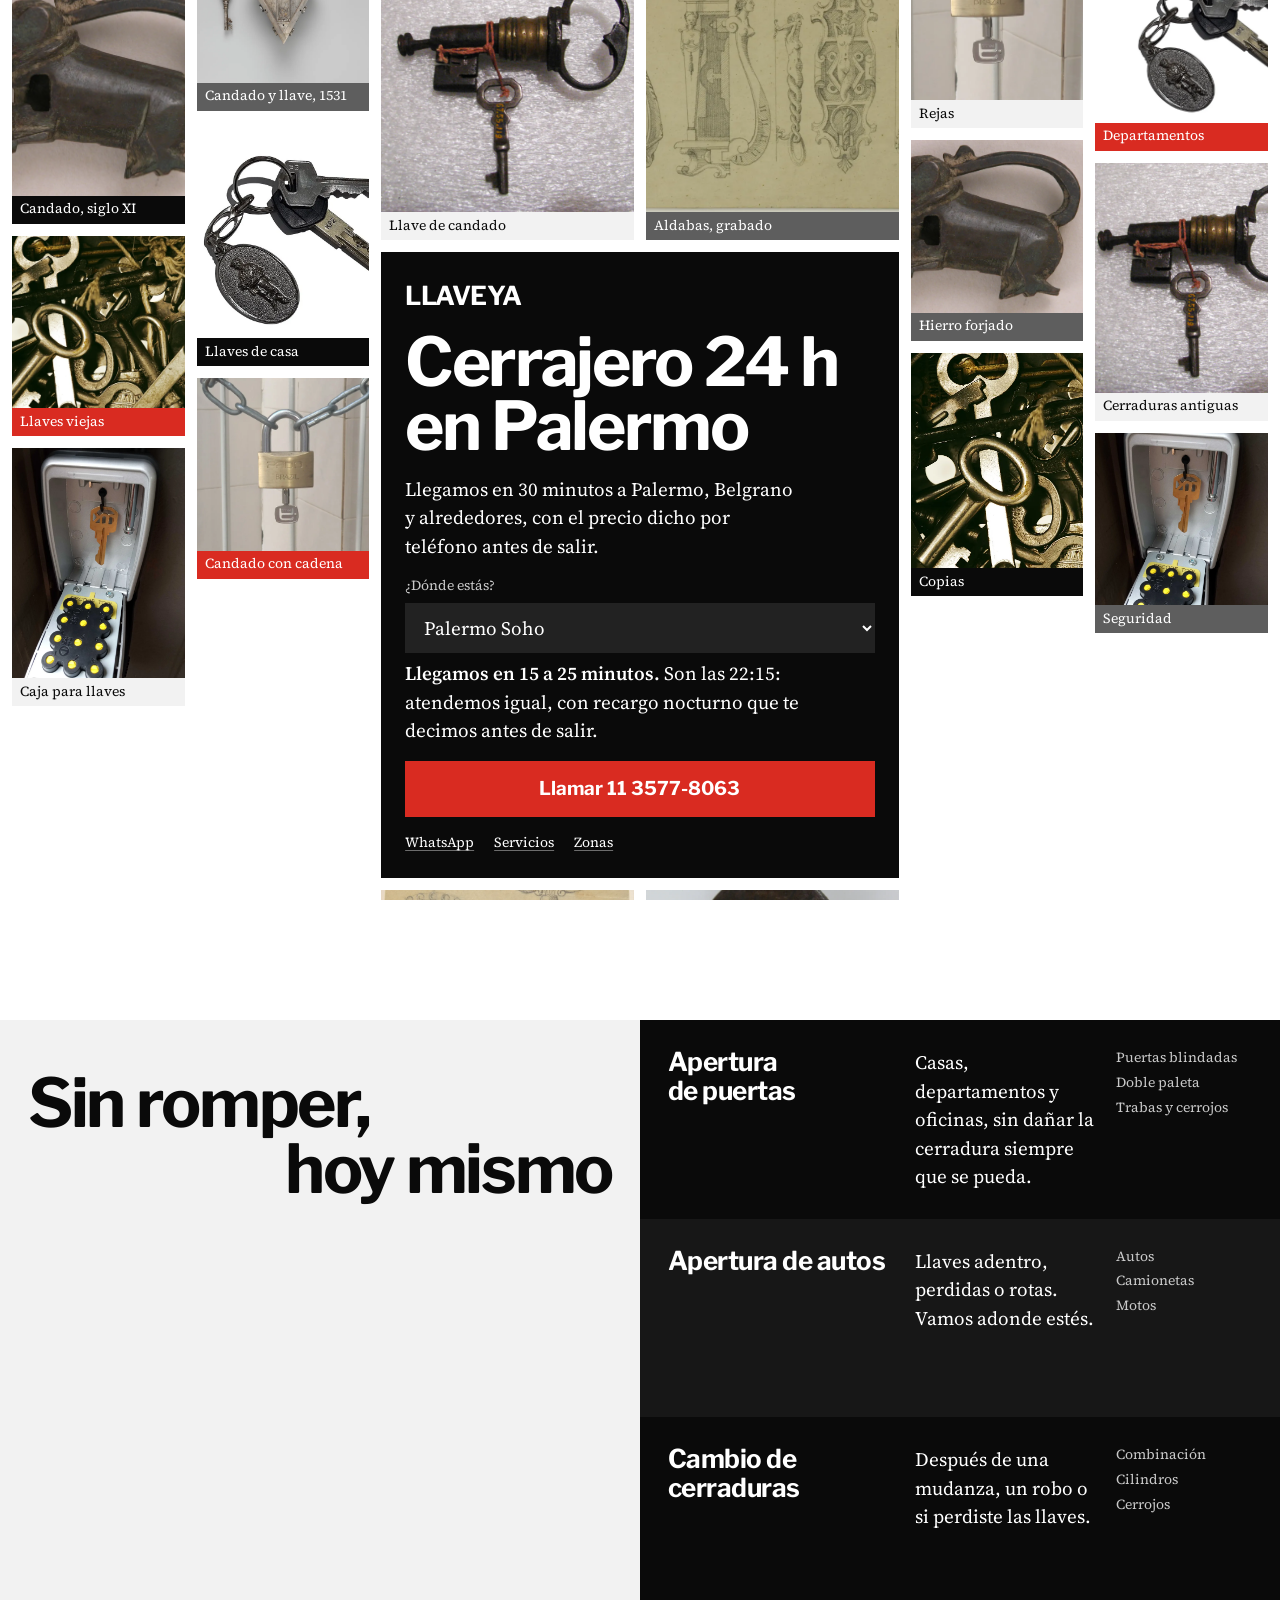
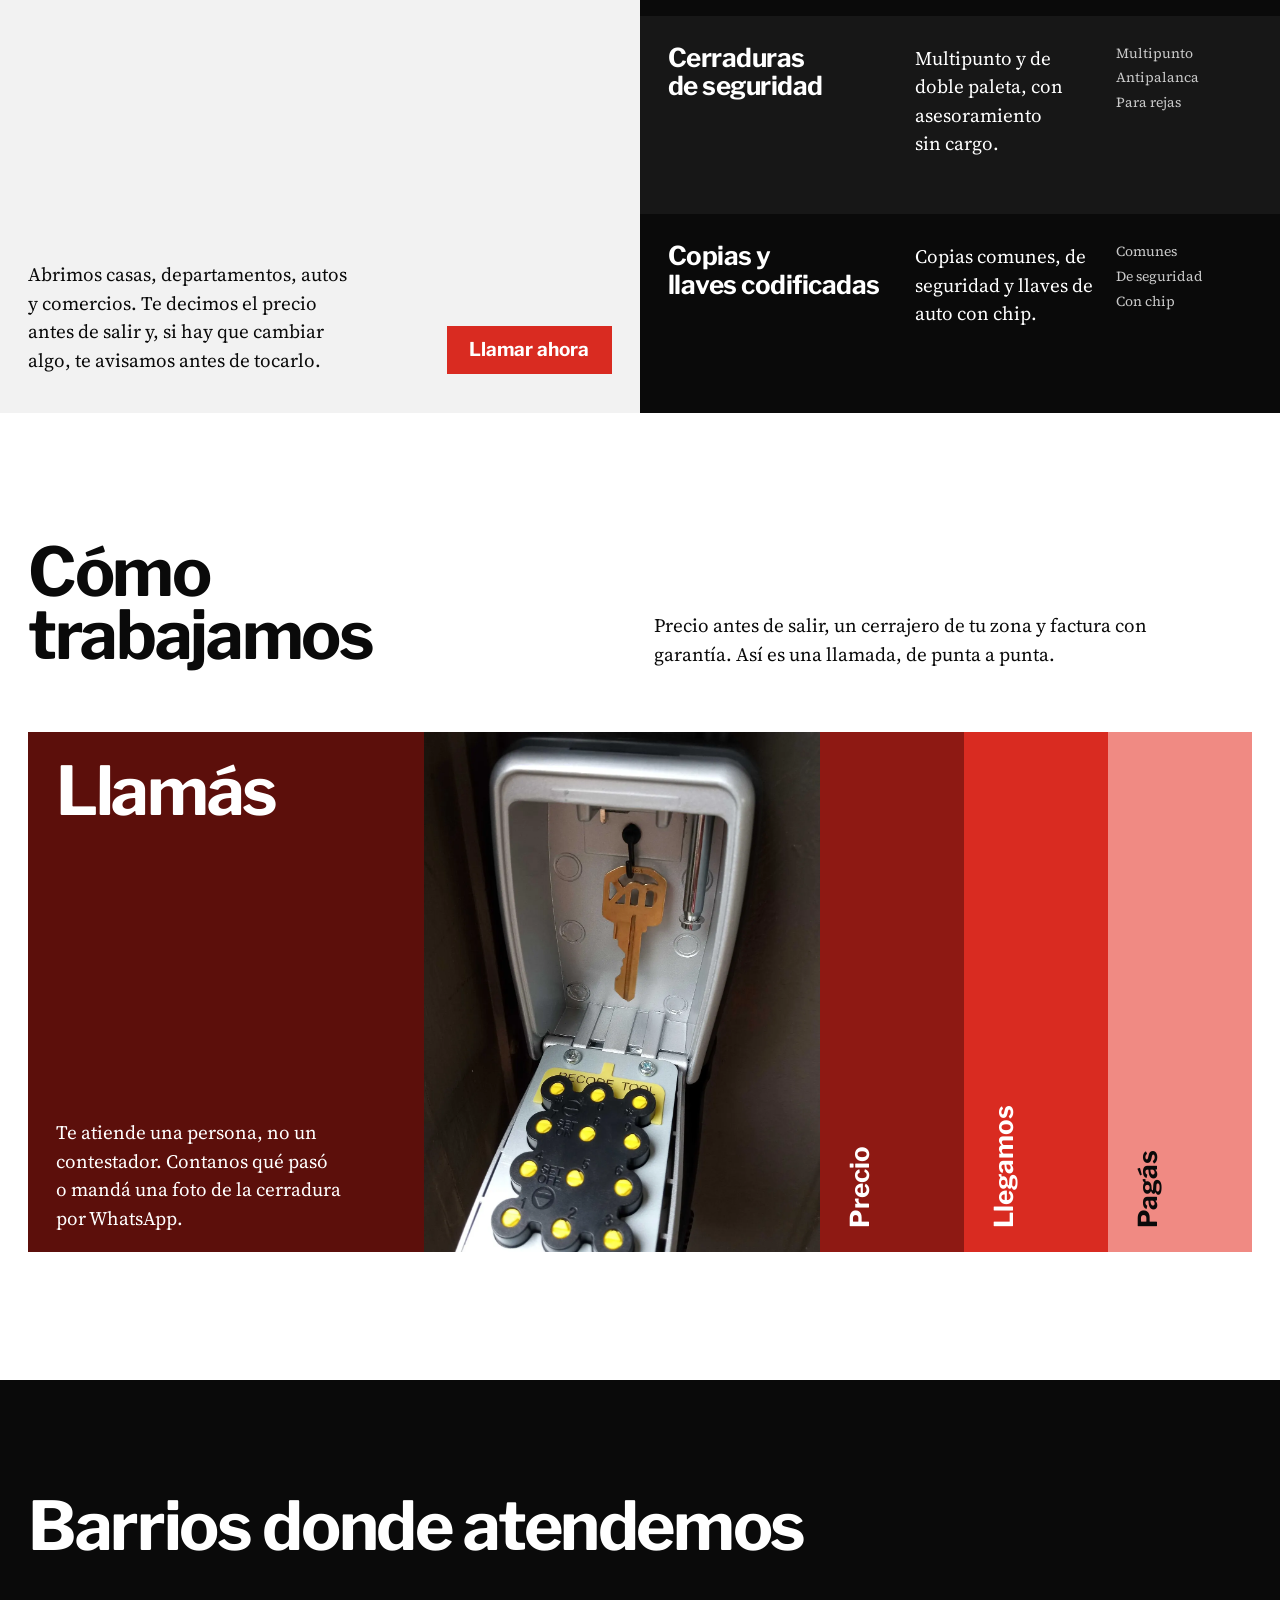
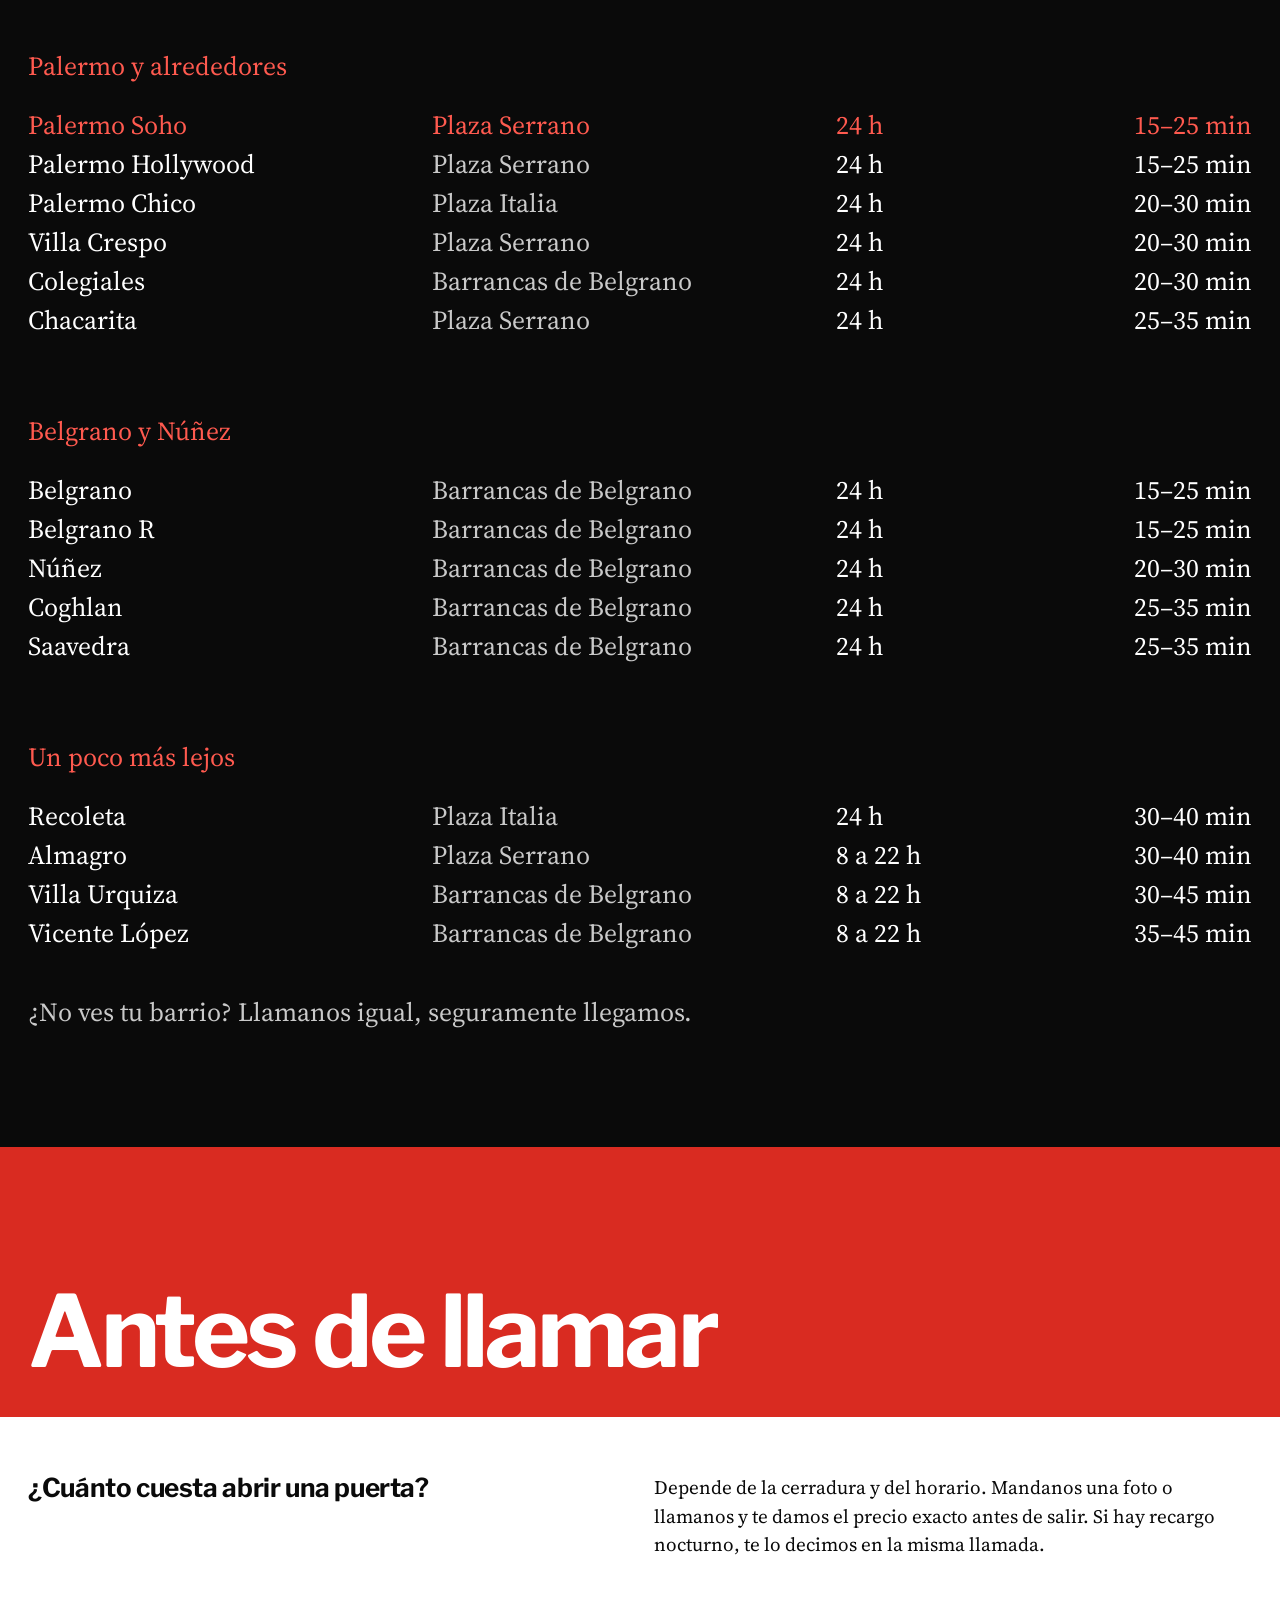
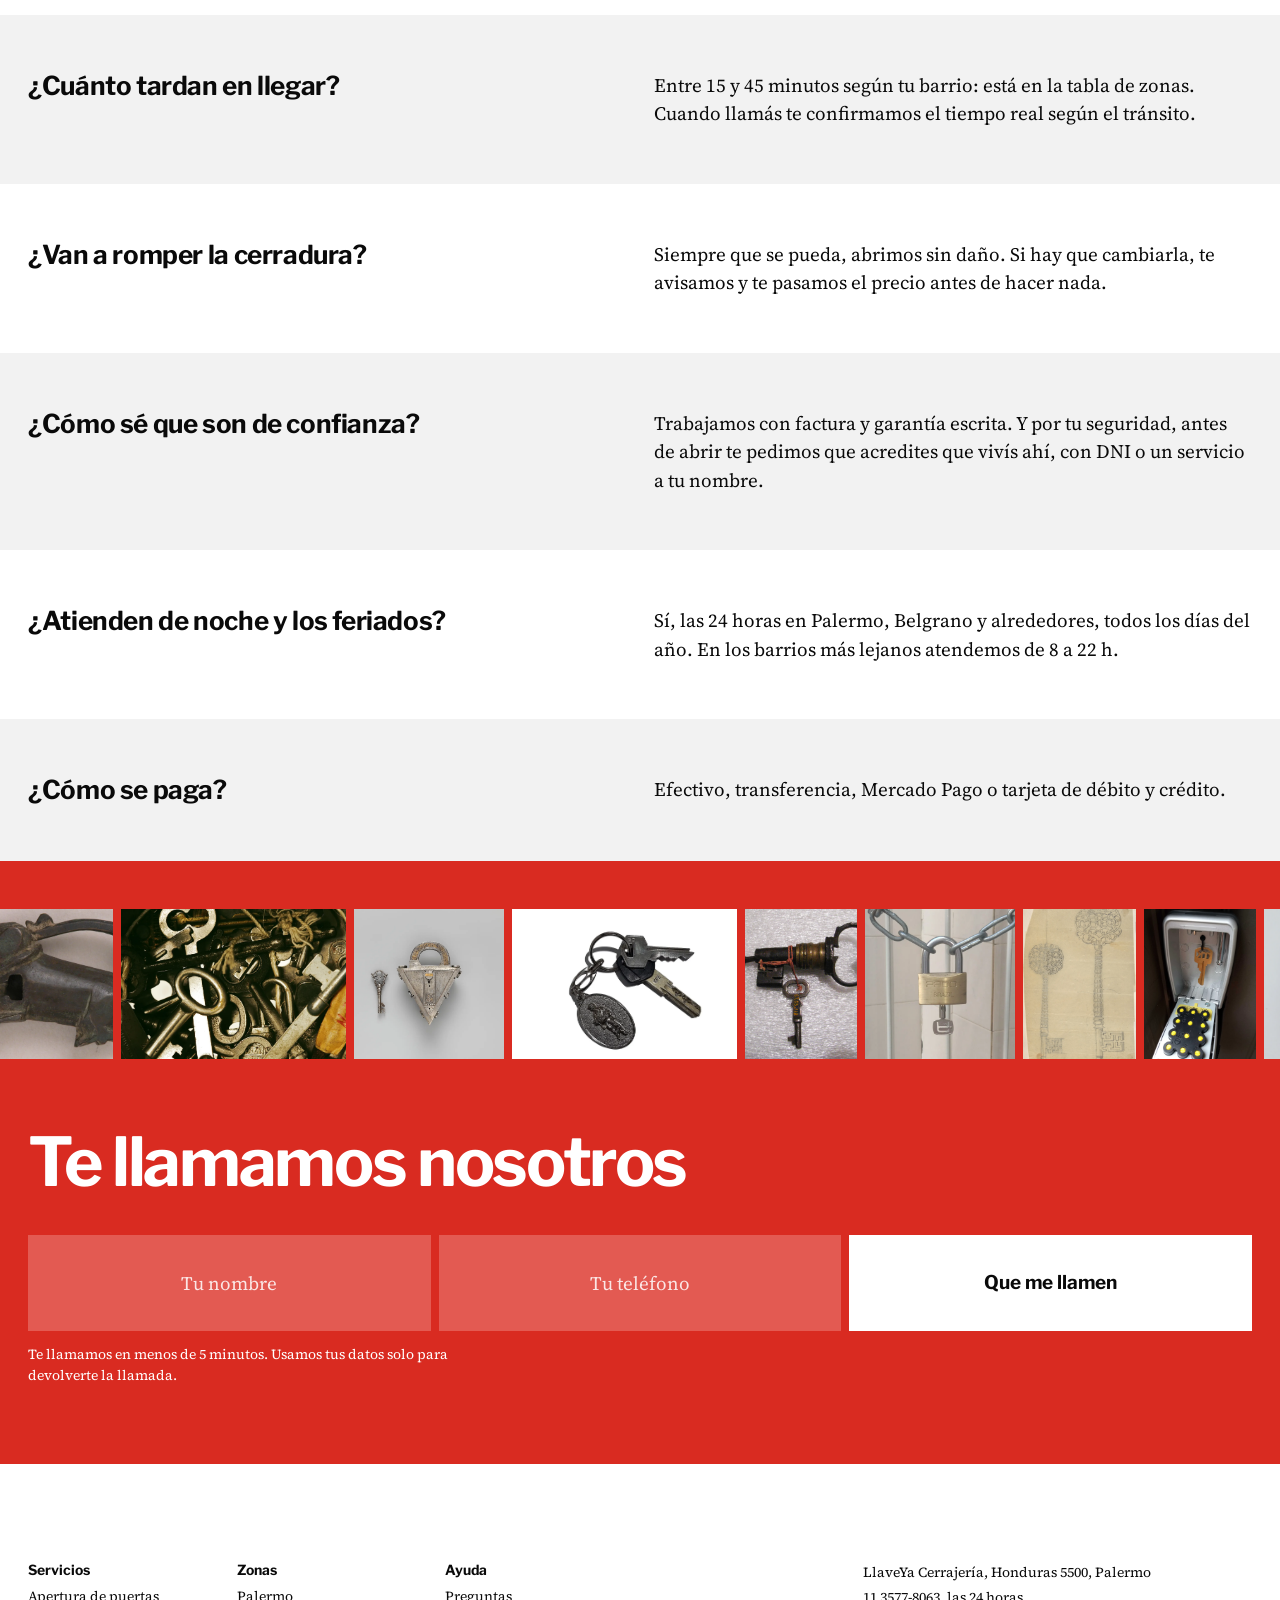
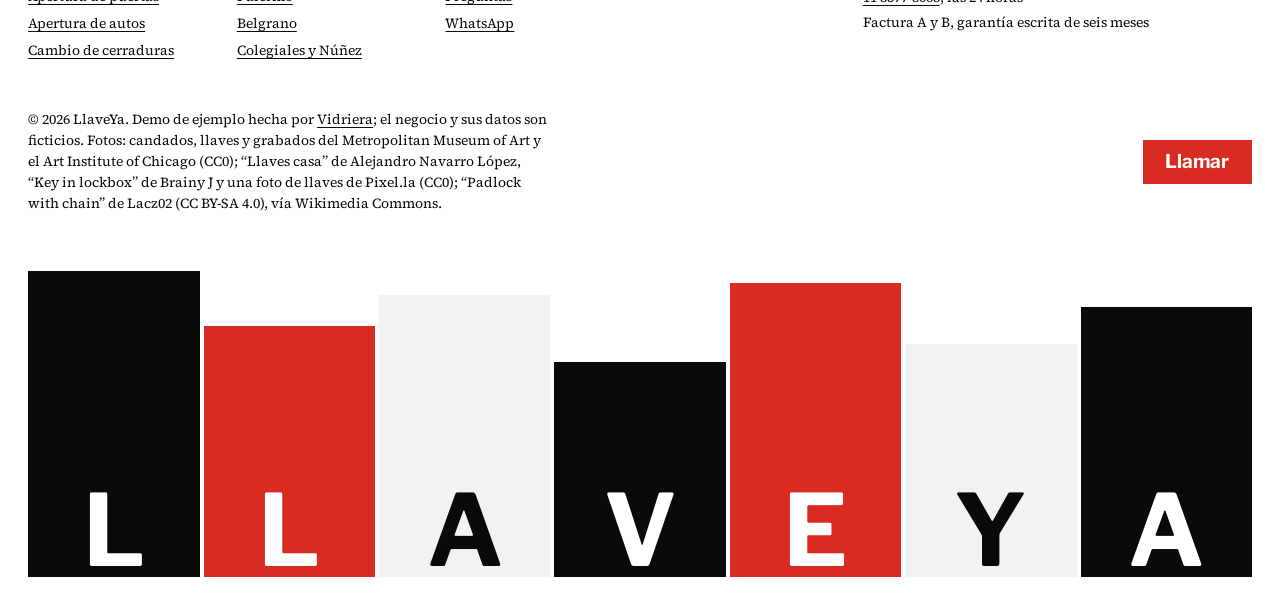
<file: demos/cerrajeria/index.html>
<!doctype html>
<html lang="es-AR">
<head>
  <meta charset="utf-8">
  <meta name="viewport" content="width=device-width, initial-scale=1">
  <title>LlaveYa | Cerrajero 24 horas en Palermo y Belgrano</title>
  <meta name="description" content="Cerrajería de urgencia en Palermo, Belgrano y alrededores. Apertura de puertas y autos sin romper. Precio por teléfono antes de salir. Llegamos en 30 minutos.">
  <meta name="robots" content="noindex">
  <meta name="theme-color" content="#d92b21">
  <link rel="icon" href="data:image/svg+xml,%3Csvg xmlns='http://www.w3.org/2000/svg' viewBox='0 0 64 64'%3E%3Crect width='64' height='64' fill='%23d92b21'/%3E%3Crect x='14' y='26' width='36' height='26' fill='%23fff'/%3E%3Crect x='22' y='12' width='20' height='18' fill='none' stroke='%23fff' stroke-width='6'/%3E%3C/svg%3E">
  <link rel="preconnect" href="https://fonts.googleapis.com">
  <link rel="preconnect" href="https://fonts.gstatic.com" crossorigin>
  <link href="https://fonts.googleapis.com/css2?family=Libre+Franklin:wght@700&family=Source+Serif+4:opsz,wght@8..60,400;8..60,600&display=swap" rel="stylesheet">
  <script>document.documentElement.classList.add('js')</script>
  <link rel="stylesheet" href="../../assets/base.css">
  <link rel="stylesheet" href="estilos.css">
  <script type="application/ld+json">
  {"@context":"https://schema.org","@type":"Locksmith","name":"LlaveYa Cerrajería","telephone":"+54 11 3577-8063","openingHours":"Mo-Su 00:00-23:59","areaServed":["Palermo","Belgrano","Colegiales","Villa Crespo","Núñez"],"address":{"@type":"PostalAddress","streetAddress":"Honduras 5500","addressLocality":"Ciudad de Buenos Aires","addressCountry":"AR"}}
  </script>
</head>
<body>

<main>
  <!-- Primera pantalla: una pared de llaves y candados con una celda de texto -->
  <section class="hero" aria-labelledby="titulo">
    <div class="sheet">
      <div class="col col-1">
        <figure class="frame" style="--ar: 4 / 5"><img src="img/padlock.webp" width="1200" height="875" alt="Candado de hierro con forma de animal"><figcaption class="strip s1">Candado, siglo XI</figcaption></figure>
        <figure class="frame" style="--ar: 1 / 1"><img src="img/llaves-viejas.webp" width="1280" height="853" alt="Montón de llaves antiguas de hierro"><figcaption class="strip s2">Llaves viejas</figcaption></figure>
        <figure class="frame" style="--ar: 3 / 4"><img src="img/key-in-lockbox.webp" width="1280" height="1707" alt="Llave dentro de una caja de seguridad con botonera"><figcaption class="strip s3">Caja para llaves</figcaption></figure>
      </div>
      <div class="col col-2">
        <figure class="frame" style="--ar: 1 / 1"><img src="img/padlock-and-key.webp" width="1400" height="1050" alt="Candado triangular de plata con su llave"><figcaption class="strip s4">Candado y llave, 1531</figcaption></figure>
        <figure class="frame" style="--ar: 4 / 5"><img src="img/llaves-casa.webp" width="1280" height="720" alt="Llavero con dos llaves de casa"><figcaption class="strip s1">Llaves de casa</figcaption></figure>
        <figure class="frame" style="--ar: 1 / 1"><img src="img/padlock-with-chain.webp" width="1280" height="960" alt="Candado de bronce cerrado sobre una cadena"><figcaption class="strip s2">Candado con cadena</figcaption></figure>
      </div>
      <div class="col col-mid">
        <figure class="frame frame-top" style="--ar: 1 / 1"><img src="img/key-padlock.webp" width="1340" height="1200" alt="Llave antigua de candado"><figcaption class="strip s3">Llave de candado</figcaption></figure>
        <figure class="frame frame-top" style="--ar: 1 / 1"><img src="img/ironwork-door-knockers.webp" width="1200" height="658" alt="Grabado con diseños de aldabas de hierro"><figcaption class="strip s4">Aldabas, grabado</figcaption></figure>

        <div class="panel">
          <p class="wordmark">LlaveYa</p>
          <h1 id="titulo" class="panel-title">Cerrajero 24&nbsp;h<br> en Palermo</h1>
          <p class="panel-sub">Llegamos en 30 minutos a Palermo, Belgrano y alrededores, con el precio dicho por teléfono antes de salir.</p>
          <div class="eta" id="eta">
            <label class="eta-label" for="barrio">¿Dónde estás?</label>
            <select class="field eta-select" id="barrio">
              <option value="Palermo Soho">Palermo Soho</option>
            </select>
            <p class="eta-out" aria-live="polite"><span id="eta-min">Llegamos en 15 a 25 minutos.</span> <span id="eta-now">Atendemos las 24 horas.</span></p>
          </div>
          <a class="button panel-call" href="tel:+541135778063">Llamar 11 3577-8063</a>
          <p class="panel-links">
            <a class="link" href="https://wa.me/5491135778063?text=Hola%2C%20necesito%20un%20cerrajero">WhatsApp</a>
            <a class="link" href="#servicios">Servicios</a>
            <a class="link" href="#zonas">Zonas</a>
          </p>
        </div>

        <figure class="frame" style="--ar: 4 / 3"><img src="img/keys.webp" width="1400" height="2156" alt="Dibujo antiguo de dos llaves ornamentadas"><figcaption class="strip s1">Llaves, siglo XIX</figcaption></figure>
        <figure class="frame" style="--ar: 4 / 3"><img src="img/padlock-2.webp" width="1400" height="1598" alt="Candado de hierro forjado"><figcaption class="strip s2">Candado, siglo XVI</figcaption></figure>
      </div>
      <div class="col col-5">
        <figure class="frame" style="--ar: 3 / 4"><img src="img/padlock-with-chain.webp" width="1280" height="960" alt="Candado de bronce sobre una cadena, de cerca" style="object-position: 60% 50%"><figcaption class="strip s3">Rejas</figcaption></figure>
        <figure class="frame" style="--ar: 1 / 1"><img src="img/padlock.webp" width="1200" height="875" alt="Detalle de un candado antiguo de hierro" style="object-position: 80% 50%"><figcaption class="strip s4">Hierro forjado</figcaption></figure>
        <figure class="frame" style="--ar: 4 / 5"><img src="img/llaves-viejas.webp" width="1280" height="853" alt="Llaves de hierro mezcladas" style="object-position: 20% 50%"><figcaption class="strip s1">Copias</figcaption></figure>
      </div>
      <div class="col col-6">
        <figure class="frame" style="--ar: 1 / 1"><img src="img/llaves-casa.webp" width="1280" height="720" alt="Dos llaves de casa en un llavero" style="object-position: 35% 50%"><figcaption class="strip s2">Departamentos</figcaption></figure>
        <figure class="frame" style="--ar: 3 / 4"><img src="img/key-padlock.webp" width="1340" height="1200" alt="Llave larga de hierro" style="object-position: 30% 50%"><figcaption class="strip s3">Cerraduras antiguas</figcaption></figure>
        <figure class="frame" style="--ar: 1 / 1"><img src="img/key-in-lockbox.webp" width="1280" height="1707" alt="Caja de seguridad para llaves" style="object-position: 50% 30%"><figcaption class="strip s4">Seguridad</figcaption></figure>
      </div>
    </div>
  </section>

  <!-- Servicios -->
  <section id="servicios" class="services" aria-labelledby="servicios-titulo">
    <div class="services-cell">
      <h2 id="servicios-titulo" class="zigzag" data-reveal><span>Sin romper,</span><span class="right">hoy mismo</span></h2>
      <div class="services-foot">
        <p data-reveal style="--i:1">Abrimos casas, departamentos, autos y comercios. Te decimos el precio antes de salir y, si hay que cambiar algo, te avisamos antes de tocarlo.</p>
        <a class="button" href="tel:+541135778063" data-reveal style="--i:2">Llamar ahora</a>
      </div>
    </div>
    <div class="services-rows">
      <article class="row" data-reveal style="--i:0">
        <h3>Apertura de puertas</h3>
        <p>Casas, departamentos y oficinas, sin dañar la cerradura siempre que se pueda.</p>
        <ul role="list"><li>Puertas blindadas</li><li>Doble paleta</li><li>Trabas y cerrojos</li></ul>
      </article>
      <article class="row" data-reveal style="--i:1">
        <h3>Apertura de autos</h3>
        <p>Llaves adentro, perdidas o rotas. Vamos adonde estés.</p>
        <ul role="list"><li>Autos</li><li>Camionetas</li><li>Motos</li></ul>
      </article>
      <article class="row" data-reveal style="--i:2">
        <h3>Cambio de cerraduras</h3>
        <p>Después de una mudanza, un robo o si perdiste las llaves.</p>
        <ul role="list"><li>Combinación</li><li>Cilindros</li><li>Cerrojos</li></ul>
      </article>
      <article class="row" data-reveal style="--i:3">
        <h3>Cerraduras de seguridad</h3>
        <p>Multipunto y de doble paleta, con asesoramiento sin cargo.</p>
        <ul role="list"><li>Multipunto</li><li>Antipalanca</li><li>Para rejas</li></ul>
      </article>
      <article class="row" data-reveal style="--i:4">
        <h3>Copias y llaves codificadas</h3>
        <p>Copias comunes, de seguridad y llaves de auto con chip.</p>
        <ul role="list"><li>Comunes</li><li>De seguridad</li><li>Con chip</li></ul>
      </article>
    </div>
  </section>

  <!-- Cómo trabajamos -->
  <section class="process" aria-labelledby="proceso-titulo">
    <div class="process-intro">
      <h2 id="proceso-titulo" class="head" data-reveal>Cómo trabajamos</h2>
      <p data-reveal style="--i:1">Precio antes de salir, un cerrajero de tu zona y factura con garantía. Así es una llamada, de punta a punta.</p>
    </div>
    <ol class="stages" role="list">
      <li class="stage is-open" style="--tone:#5c0f0b; --tone-ink:#ffffff">
        <button class="stage-name" type="button" aria-expanded="true" aria-controls="st-1">Llamás</button>
        <div class="stage-body" id="st-1"><p>Te atiende una persona, no un contestador. Contanos qué pasó o mandá una foto de la cerradura por WhatsApp.</p><img src="img/key-in-lockbox.webp" width="1280" height="1707" loading="lazy" alt="Llave en una caja de seguridad abierta"></div>
      </li>
      <li class="stage" style="--tone:#8e1913; --tone-ink:#ffffff">
        <button class="stage-name" type="button" aria-expanded="false" aria-controls="st-2">Precio</button>
        <div class="stage-body" id="st-2"><p>Antes de salir te decimos cuánto sale y en cuánto llegamos. Si al llegar el trabajo es otro, te avisamos antes de empezar.</p><img src="img/padlock-and-key.webp" width="1400" height="1050" loading="lazy" alt="Candado de plata con su llave"></div>
      </li>
      <li class="stage" style="--tone:#d92b21; --tone-ink:#ffffff">
        <button class="stage-name" type="button" aria-expanded="false" aria-controls="st-3">Llegamos</button>
        <div class="stage-body" id="st-3"><p>Sale un cerrajero de tu zona. Por tu seguridad, antes de abrir te pedimos que acredites que vivís ahí.</p><img src="img/llaves-casa.webp" width="1280" height="720" loading="lazy" alt="Llaves de casa en un llavero"></div>
      </li>
      <li class="stage" style="--tone:#f08a83; --tone-ink:#0a0a0a">
        <button class="stage-name" type="button" aria-expanded="false" aria-controls="st-4">Pagás</button>
        <div class="stage-body" id="st-4"><p>Efectivo, transferencia, Mercado Pago o tarjeta. Te dejamos factura y garantía escrita de seis meses.</p><img src="img/padlock-with-chain.webp" width="1280" height="960" loading="lazy" alt="Candado cerrado sobre una cadena"></div>
      </li>
    </ol>
  </section>

  <!-- Zonas: una tabla a un solo tamaño -->
  <section id="zonas" class="zones" aria-labelledby="zonas-titulo">
    <h2 id="zonas-titulo" class="head zones-title" data-reveal>Barrios donde atendemos</h2>
    <table class="lineup" id="lineup">
      <caption class="sr-only">Barrios, base más cercana, horario y tiempo de llegada estimado</caption>
      <thead class="sr-only"><tr><th scope="col">Barrio</th><th scope="col">Sale desde</th><th scope="col">Horario</th><th scope="col">Llegada</th></tr></thead>
      <tbody>
        <tr class="part"><th colspan="4" scope="rowgroup">Palermo y alrededores</th></tr>
        <tr data-min="15" data-max="25"><td>Palermo Soho</td><td>Plaza Serrano</td><td>24 h</td><td>15–25 min</td></tr>
        <tr data-min="15" data-max="25"><td>Palermo Hollywood</td><td>Plaza Serrano</td><td>24 h</td><td>15–25 min</td></tr>
        <tr data-min="20" data-max="30"><td>Palermo Chico</td><td>Plaza Italia</td><td>24 h</td><td>20–30 min</td></tr>
        <tr data-min="20" data-max="30"><td>Villa Crespo</td><td>Plaza Serrano</td><td>24 h</td><td>20–30 min</td></tr>
        <tr data-min="20" data-max="30"><td>Colegiales</td><td>Barrancas de Belgrano</td><td>24 h</td><td>20–30 min</td></tr>
        <tr data-min="25" data-max="35"><td>Chacarita</td><td>Plaza Serrano</td><td>24 h</td><td>25–35 min</td></tr>
        <tr class="part"><th colspan="4" scope="rowgroup">Belgrano y Núñez</th></tr>
        <tr data-min="15" data-max="25"><td>Belgrano</td><td>Barrancas de Belgrano</td><td>24 h</td><td>15–25 min</td></tr>
        <tr data-min="15" data-max="25"><td>Belgrano R</td><td>Barrancas de Belgrano</td><td>24 h</td><td>15–25 min</td></tr>
        <tr data-min="20" data-max="30"><td>Núñez</td><td>Barrancas de Belgrano</td><td>24 h</td><td>20–30 min</td></tr>
        <tr data-min="25" data-max="35"><td>Coghlan</td><td>Barrancas de Belgrano</td><td>24 h</td><td>25–35 min</td></tr>
        <tr data-min="25" data-max="35"><td>Saavedra</td><td>Barrancas de Belgrano</td><td>24 h</td><td>25–35 min</td></tr>
        <tr class="part"><th colspan="4" scope="rowgroup">Un poco más lejos</th></tr>
        <tr data-min="30" data-max="40"><td>Recoleta</td><td>Plaza Italia</td><td>24 h</td><td>30–40 min</td></tr>
        <tr data-min="30" data-max="40"><td>Almagro</td><td>Plaza Serrano</td><td>8 a 22 h</td><td>30–40 min</td></tr>
        <tr data-min="30" data-max="45"><td>Villa Urquiza</td><td>Barrancas de Belgrano</td><td>8 a 22 h</td><td>30–45 min</td></tr>
        <tr data-min="35" data-max="45"><td>Vicente López</td><td>Barrancas de Belgrano</td><td>8 a 22 h</td><td>35–45 min</td></tr>
        <tr class="note"><td colspan="4">¿No ves tu barrio? Llamanos igual, seguramente llegamos.</td></tr>
      </tbody>
    </table>
  </section>

  <!-- Preguntas -->
  <section id="preguntas" class="faq" aria-labelledby="preguntas-titulo">
    <div class="faq-head"><h2 id="preguntas-titulo" class="faq-title">Antes de llamar</h2></div>
    <div class="faq-band">
      <h3 class="faq-q">¿Cuánto cuesta abrir una puerta?</h3>
      <p class="faq-a">Depende de la cerradura y del horario. Mandanos una foto o llamanos y te damos el precio exacto antes de salir. Si hay recargo nocturno, te lo decimos en la misma llamada.</p>
    </div>
    <div class="faq-band">
      <h3 class="faq-q">¿Cuánto tardan en llegar?</h3>
      <p class="faq-a">Entre 15 y 45 minutos según tu barrio: está en la tabla de zonas. Cuando llamás te confirmamos el tiempo real según el tránsito.</p>
    </div>
    <div class="faq-band">
      <h3 class="faq-q">¿Van a romper la cerradura?</h3>
      <p class="faq-a">Siempre que se pueda, abrimos sin daño. Si hay que cambiarla, te avisamos y te pasamos el precio antes de hacer nada.</p>
    </div>
    <div class="faq-band">
      <h3 class="faq-q">¿Cómo sé que son de confianza?</h3>
      <p class="faq-a">Trabajamos con factura y garantía escrita. Y por tu seguridad, antes de abrir te pedimos que acredites que vivís ahí, con DNI o un servicio a tu nombre.</p>
    </div>
    <div class="faq-band">
      <h3 class="faq-q">¿Atienden de noche y los feriados?</h3>
      <p class="faq-a">Sí, las 24 horas en Palermo, Belgrano y alrededores, todos los días del año. En los barrios más lejanos atendemos de 8 a 22 h.</p>
    </div>
    <div class="faq-band">
      <h3 class="faq-q">¿Cómo se paga?</h3>
      <p class="faq-a">Efectivo, transferencia, Mercado Pago o tarjeta de débito y crédito.</p>
    </div>
  </section>

  <!-- Te llamamos -->
  <section class="callback" aria-labelledby="callback-titulo">
    <div class="marquee" aria-hidden="true">
      <div class="marquee-track">
        <img src="img/padlock.webp" alt="" width="1200" height="875" loading="lazy" style="--w: 3 / 4">
        <img src="img/llaves-viejas.webp" alt="" width="1280" height="853" loading="lazy" style="--w: 3 / 2">
        <img src="img/padlock-and-key.webp" alt="" width="1400" height="1050" loading="lazy" style="--w: 1 / 1">
        <img src="img/llaves-casa.webp" alt="" width="1280" height="720" loading="lazy" style="--w: 3 / 2">
        <img src="img/key-padlock.webp" alt="" width="1340" height="1200" loading="lazy" style="--w: 3 / 4">
        <img src="img/padlock-with-chain.webp" alt="" width="1280" height="960" loading="lazy" style="--w: 1 / 1">
        <img src="img/keys.webp" alt="" width="1400" height="2156" loading="lazy" style="--w: 3 / 4">
        <img src="img/key-in-lockbox.webp" alt="" width="1280" height="1707" loading="lazy" style="--w: 3 / 4">
        <img src="img/padlock-2.webp" alt="" width="1400" height="1598" loading="lazy" style="--w: 1 / 1">
        <img src="img/ironwork-door-knockers.webp" alt="" width="1200" height="658" loading="lazy" style="--w: 3 / 2">
      </div>
    </div>
    <h2 id="callback-titulo" class="head callback-title" data-reveal>Te llamamos nosotros</h2>
    <form class="callback-bar" id="callback" action="https://wa.me/5491135778063" method="get" target="_blank" data-reveal style="--i:1">
      <label class="sr-only" for="cb-name">Tu nombre</label>
      <input class="cell" id="cb-name" type="text" placeholder="Tu nombre" autocomplete="given-name" required>
      <label class="sr-only" for="cb-tel">Tu teléfono</label>
      <input class="cell" id="cb-tel" type="tel" placeholder="Tu teléfono" autocomplete="tel" required>
      <button class="cell cell-send" type="submit">Que me llamen</button>
      <p class="cb-note">Te llamamos en menos de 5 minutos. Usamos tus datos solo para devolverte la llamada.</p>
    </form>
  </section>
</main>

<footer class="footer">
  <div class="footer-cols">
    <ul class="footer-list" role="list">
      <li class="footer-head">Servicios</li>
      <li><a class="link" href="#servicios">Apertura de puertas</a></li>
      <li><a class="link" href="#servicios">Apertura de autos</a></li>
      <li><a class="link" href="#servicios">Cambio de cerraduras</a></li>
    </ul>
    <ul class="footer-list" role="list">
      <li class="footer-head">Zonas</li>
      <li><a class="link" href="#zonas">Palermo</a></li>
      <li><a class="link" href="#zonas">Belgrano</a></li>
      <li><a class="link" href="#zonas">Colegiales y Núñez</a></li>
    </ul>
    <ul class="footer-list" role="list">
      <li class="footer-head">Ayuda</li>
      <li><a class="link" href="#preguntas">Preguntas</a></li>
      <li><a class="link" href="https://wa.me/5491135778063?text=Hola%2C%20necesito%20un%20cerrajero">WhatsApp</a></li>
    </ul>
    <address class="footer-contact">
      LlaveYa Cerrajería, Honduras 5500, Palermo<br>
      <a class="link" href="tel:+541135778063">11 3577-8063</a>, las 24 horas<br>
      Factura A y B, garantía escrita de seis meses
    </address>
  </div>
  <div class="footer-last">
    <p>© 2026 LlaveYa. Demo de ejemplo hecha por <a class="link-plain" href="../../index.html">Vidriera</a>; el negocio y sus datos son ficticios. Fotos: candados, llaves y grabados del Metropolitan Museum of Art y el Art Institute of Chicago (CC0); “Llaves casa” de Alejandro Navarro López, “Key in lockbox” de Brainy J y una foto de llaves de Pixel.la (CC0); “Padlock with chain” de Lacz02 (CC BY-SA 4.0), vía Wikimedia Commons.</p>
    <a class="button button-small" href="tel:+541135778063">Llamar</a>
  </div>
  <a class="blockmark" href="#titulo" aria-label="LlaveYa, volver arriba">
    <span style="--h:100%; --c:#0a0a0a; --c-ink:#fff">L</span><span style="--h:82%; --c:#d92b21; --c-ink:#fff">L</span><span style="--h:92%; --c:#f2f2f2">A</span><span style="--h:70%; --c:#0a0a0a; --c-ink:#fff">V</span><span style="--h:96%; --c:#d92b21; --c-ink:#fff">E</span><span style="--h:76%; --c:#f2f2f2">Y</span><span style="--h:88%; --c:#0a0a0a; --c-ink:#fff">A</span>
  </a>
</footer>

<nav class="callbar" aria-label="Contacto rápido">
  <a href="tel:+541135778063">Llamar</a>
  <a href="https://wa.me/5491135778063?text=Hola%2C%20necesito%20un%20cerrajero">WhatsApp</a>
</nav>

<script src="../../assets/base.js" defer></script>
<script src="app.js" defer></script>
</body>
</html>
</file>
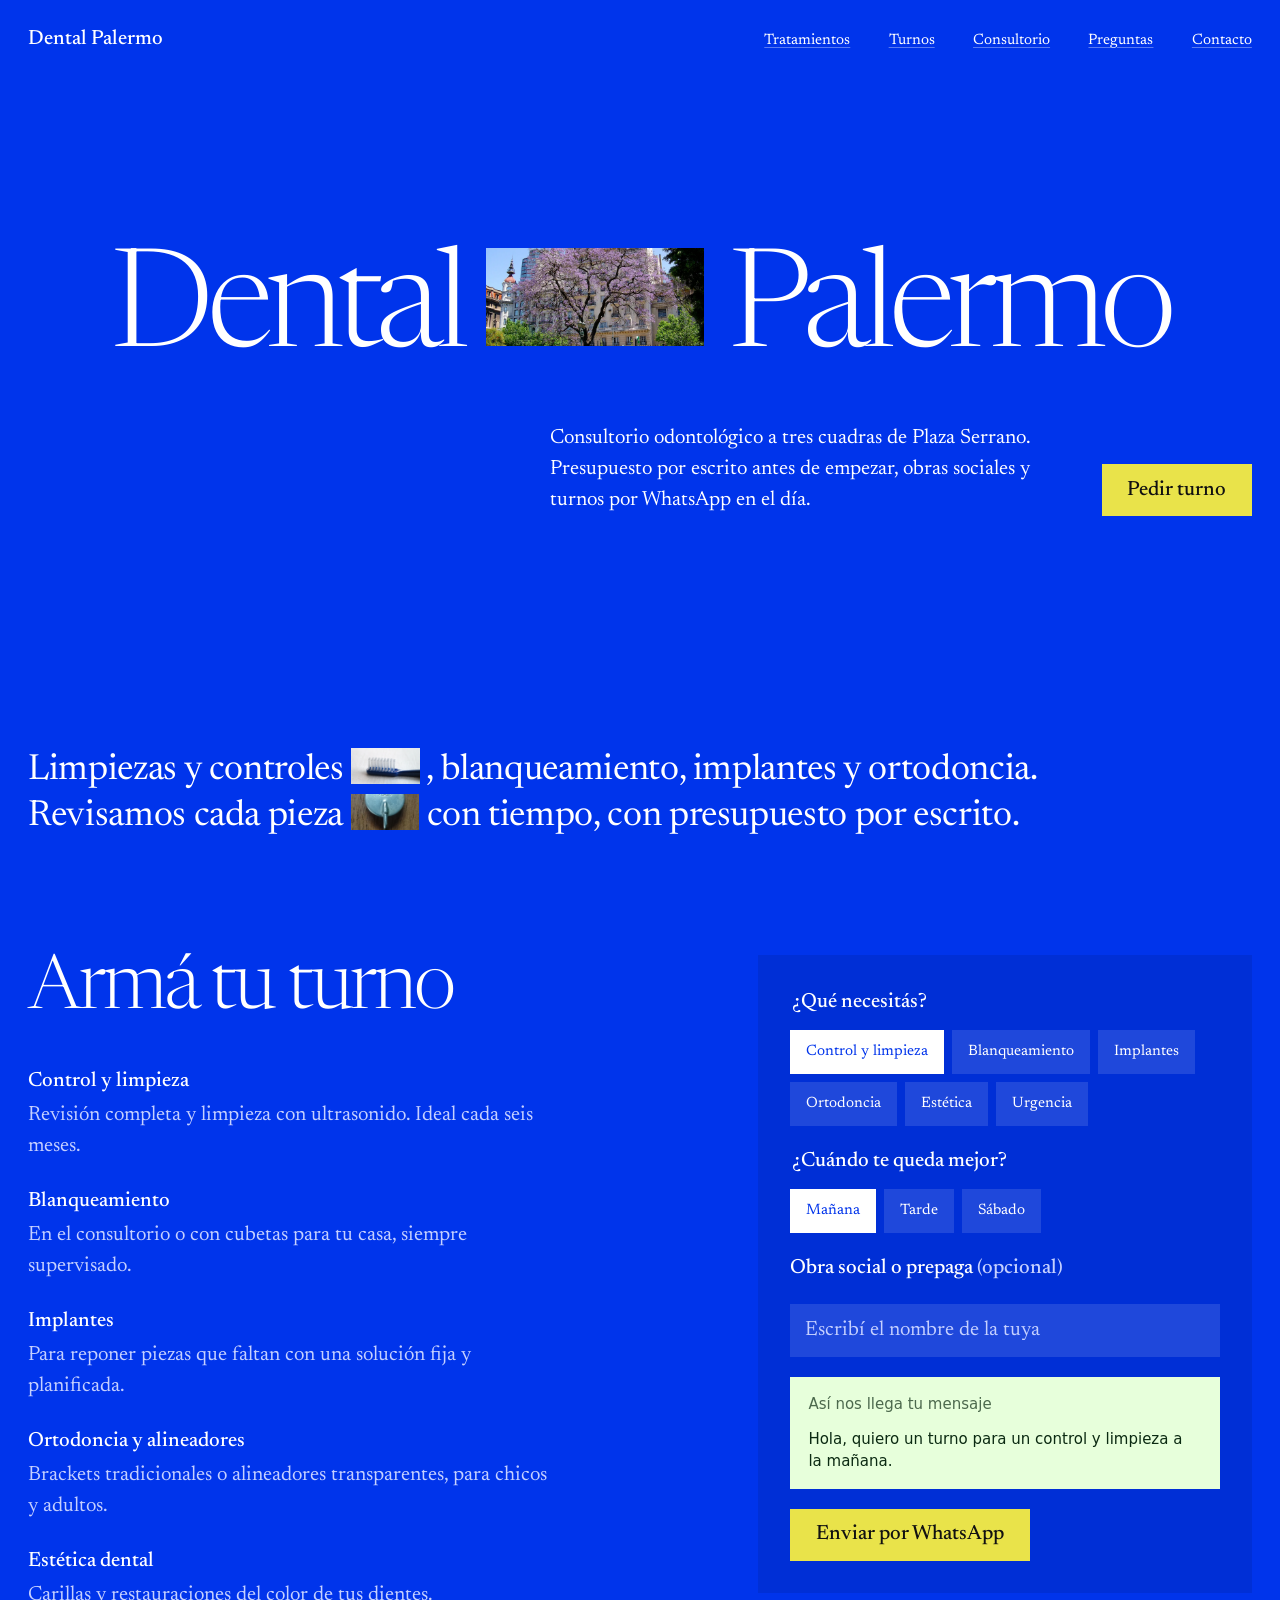
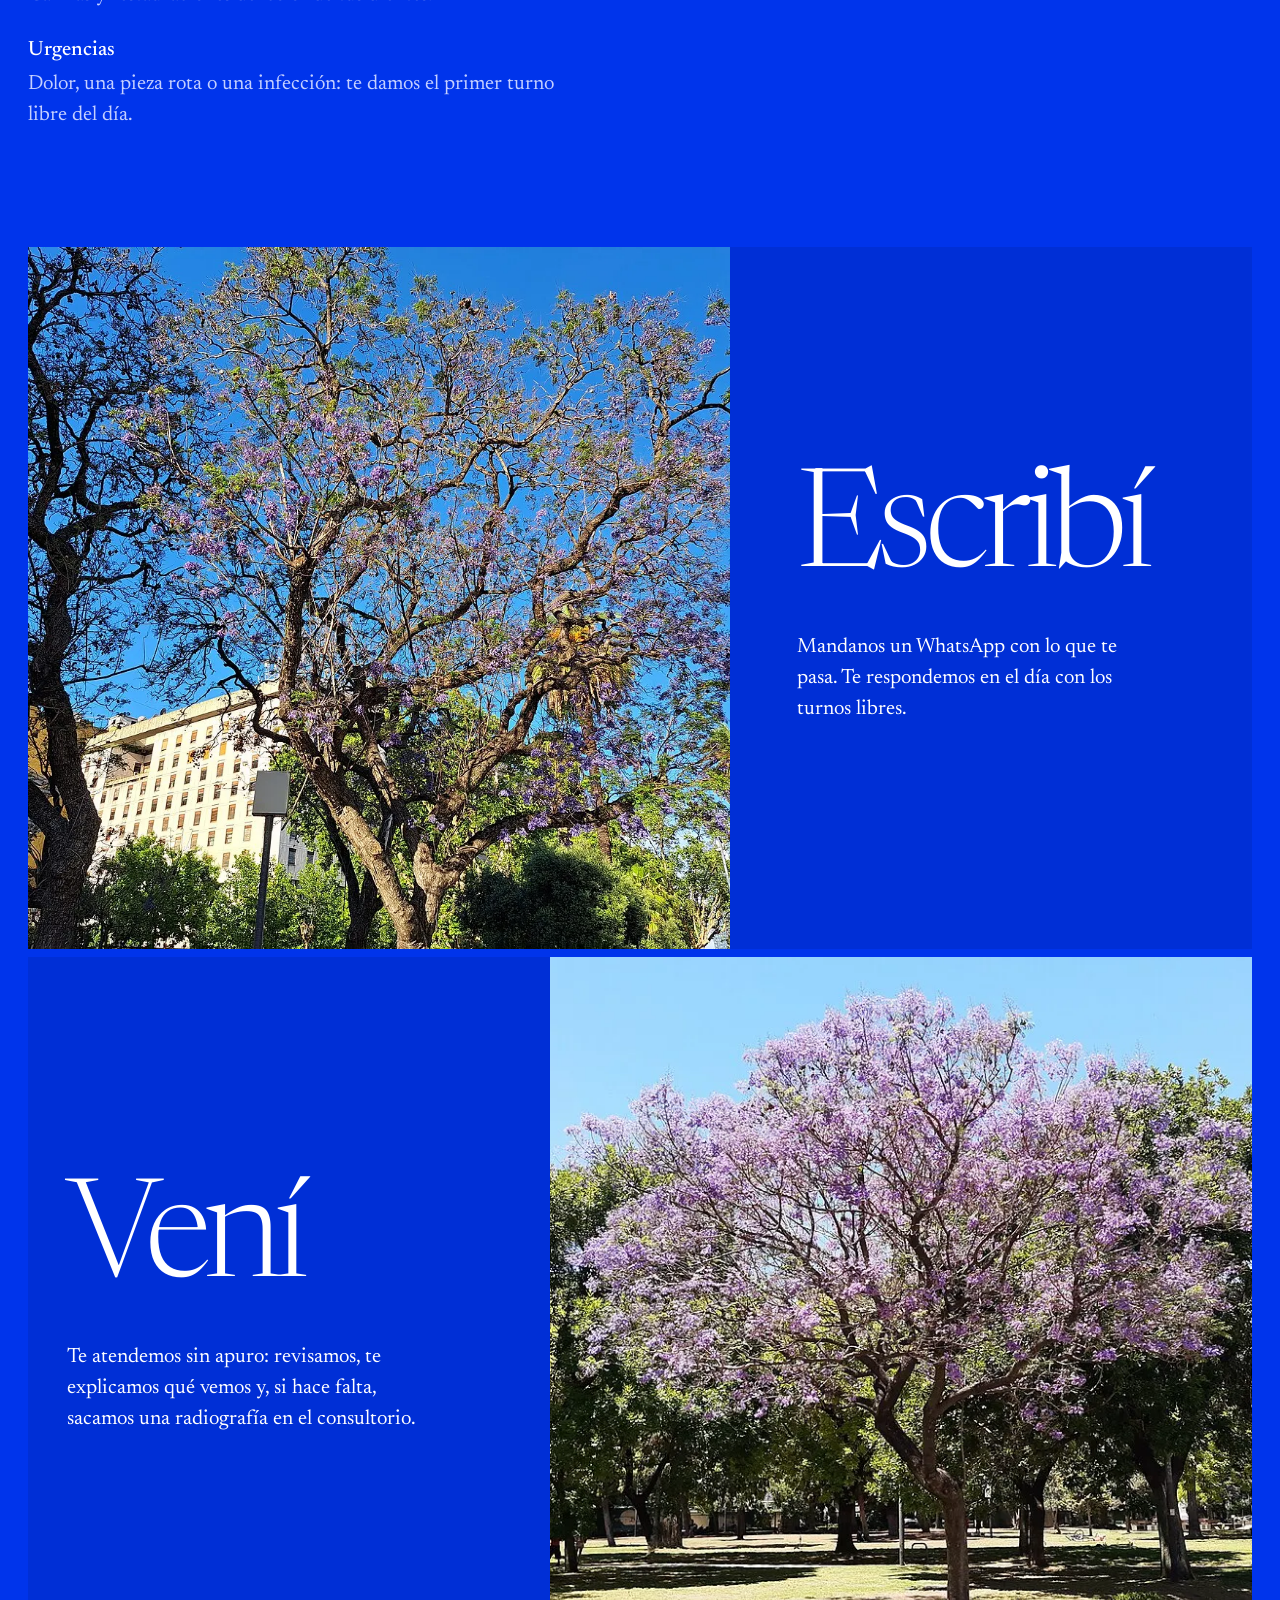
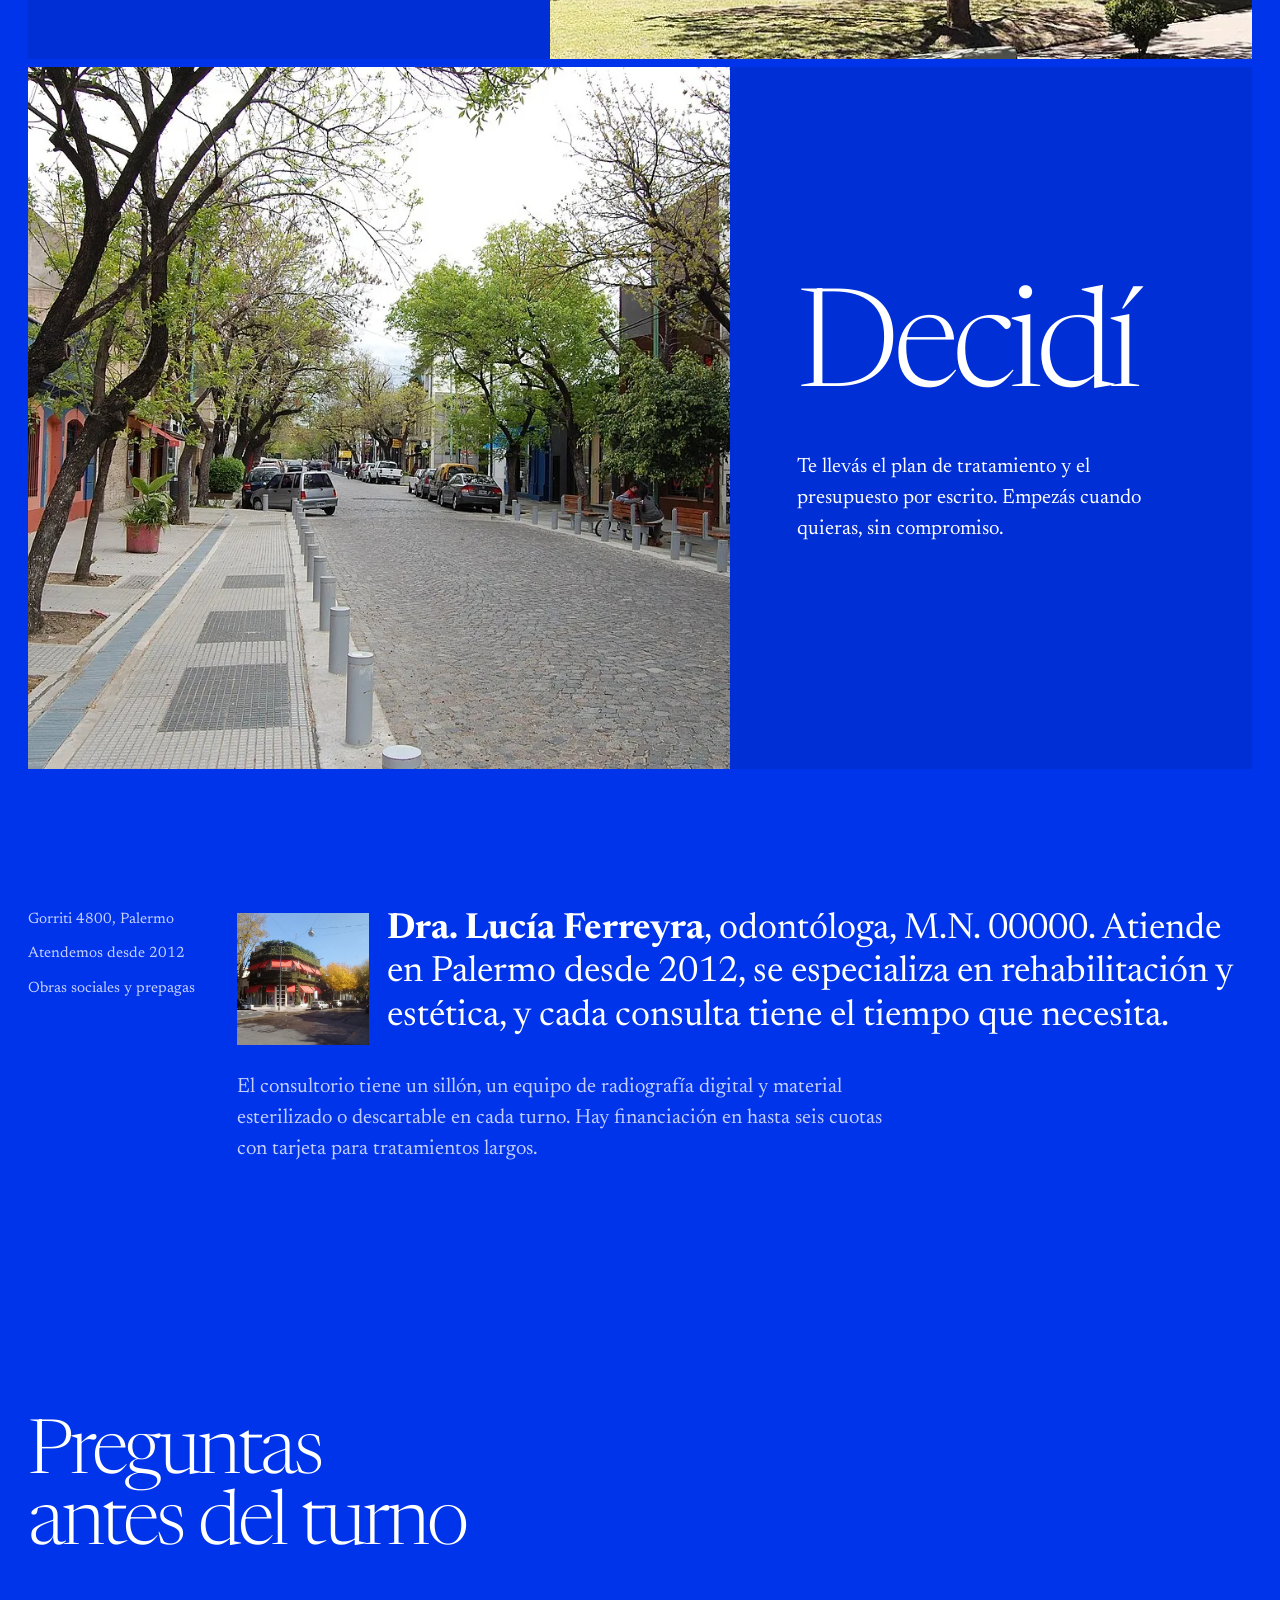
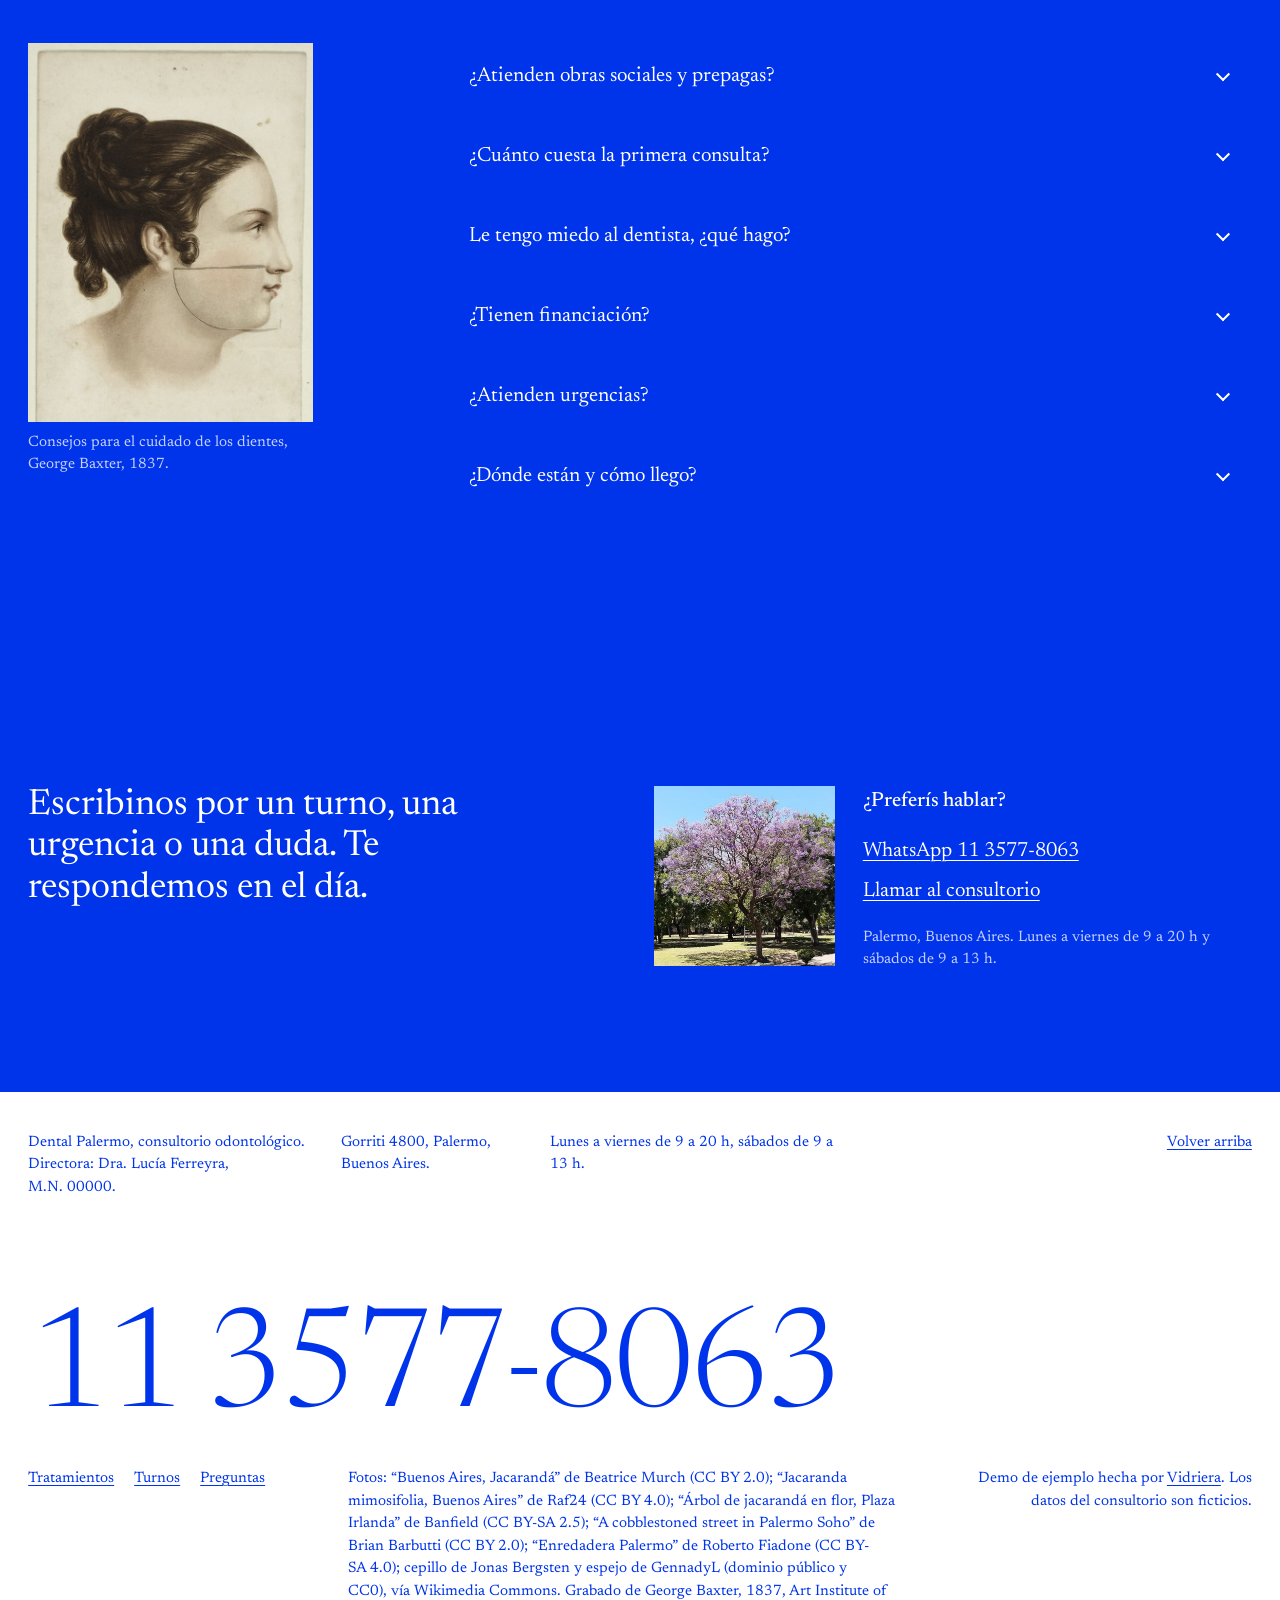
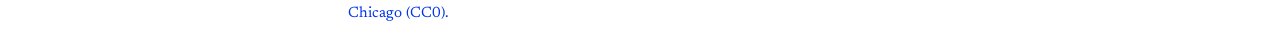
<file: demos/odontologia/index.html>
<!doctype html>
<html lang="es-AR">
<head>
  <meta charset="utf-8">
  <meta name="viewport" content="width=device-width, initial-scale=1">
  <title>Dental Palermo | Dentista en Palermo, turnos por WhatsApp</title>
  <meta name="description" content="Consultorio odontológico en Palermo. Presupuesto por escrito, obras sociales y prepagas, urgencias en el día. Pedí tu turno por WhatsApp.">
  <meta name="robots" content="noindex">
  <meta name="theme-color" content="#0034eb">
  <link rel="icon" href="data:image/svg+xml,%3Csvg xmlns='http://www.w3.org/2000/svg' viewBox='0 0 64 64'%3E%3Crect width='64' height='64' fill='%230034eb'/%3E%3Ccircle cx='32' cy='32' r='12' fill='%23e9e34a'/%3E%3C/svg%3E">
  <link rel="preconnect" href="https://fonts.googleapis.com">
  <link rel="preconnect" href="https://fonts.gstatic.com" crossorigin>
  <link href="https://fonts.googleapis.com/css2?family=Newsreader:opsz,wght@6..72,300;6..72,400;6..72,500&display=swap" rel="stylesheet">
  <script>document.documentElement.classList.add('js')</script>
  <link rel="stylesheet" href="../../assets/base.css">
  <link rel="stylesheet" href="estilos.css">
</head>
<body>

<header class="top">
  <a class="wordmark" href="#">Dental Palermo</a>
  <nav class="nav" aria-label="Secciones">
    <a class="link" href="#tratamientos">Tratamientos</a>
    <a class="link" href="#turnos">Turnos</a>
    <a class="link" href="#consultorio">Consultorio</a>
    <a class="link" href="#preguntas">Preguntas</a>
    <a class="link" href="#contacto">Contacto</a>
  </nav>
</header>

<main>
  <section class="hero" aria-labelledby="titulo">
    <h1 id="titulo" class="name">
      <span class="name-word" data-rise style="--i:0">Dental</span>
      <span class="name-photo shutter" data-reveal>
        <img src="img/buenos-aires-jacaranda.webp" width="1280" height="846" fetchpriority="high"
             alt="Jacarandá en flor frente a un edificio de Palermo">
      </span>
      <span class="name-word" data-rise style="--i:1">Palermo</span>
    </h1>
    <div class="hero-foot">
      <p class="hero-sub" data-rise style="--i:2">Consultorio odontológico a tres cuadras de Plaza Serrano. Presupuesto por escrito antes de empezar, obras sociales y turnos por WhatsApp en el día.</p>
      <a class="button" data-rise style="--i:3" href="https://wa.me/5491135778063?text=Hola%2C%20quiero%20pedir%20un%20turno">Pedir turno</a>
    </div>
  </section>

  <section id="tratamientos" class="features" aria-labelledby="tratamientos-titulo">
    <h2 id="tratamientos-titulo" class="sr-only">Tratamientos</h2>
    <p class="pictured" data-reveal>Limpiezas y controles
      <span class="slot"><img src="img/toothbrush-20050716-004.webp" width="1280" height="960" loading="lazy" alt="Cepillo de dientes azul sobre una tela blanca"></span>
      , blanqueamiento, implantes y ortodoncia. Revisamos cada pieza
      <span class="slot"><img src="img/ussr-dental-mirror-2.webp" width="1280" height="1619" loading="lazy" alt="Espejo odontológico de metal sobre una mesa de madera"></span>
      con tiempo, con presupuesto por escrito.</p>
  </section>

  <section id="turnos" class="booking" aria-labelledby="turnos-titulo">
    <div class="booking-list">
      <h2 id="turnos-titulo" class="head" data-reveal>Armá tu turno</h2>
      <dl class="treatments">
        <div data-reveal style="--i:1"><dt>Control y limpieza</dt><dd>Revisión completa y limpieza con ultrasonido. Ideal cada seis meses.</dd></div>
        <div data-reveal style="--i:2"><dt>Blanqueamiento</dt><dd>En el consultorio o con cubetas para tu casa, siempre supervisado.</dd></div>
        <div data-reveal style="--i:3"><dt>Implantes</dt><dd>Para reponer piezas que faltan con una solución fija y planificada.</dd></div>
        <div data-reveal style="--i:4"><dt>Ortodoncia y alineadores</dt><dd>Brackets tradicionales o alineadores transparentes, para chicos y adultos.</dd></div>
        <div data-reveal style="--i:5"><dt>Estética dental</dt><dd>Carillas y restauraciones del color de tus dientes.</dd></div>
        <div data-reveal style="--i:6"><dt>Urgencias</dt><dd>Dolor, una pieza rota o una infección: te damos el primer turno libre del día.</dd></div>
      </dl>
    </div>

    <form class="composer" id="composer" action="https://wa.me/5491135778063" method="get" target="_blank" data-reveal style="--i:2">
      <fieldset class="choices">
        <legend>¿Qué necesitás?</legend>
        <label><input type="radio" name="tratamiento" value="un control y limpieza" checked><span>Control y limpieza</span></label>
        <label><input type="radio" name="tratamiento" value="blanqueamiento"><span>Blanqueamiento</span></label>
        <label><input type="radio" name="tratamiento" value="implantes"><span>Implantes</span></label>
        <label><input type="radio" name="tratamiento" value="ortodoncia o alineadores"><span>Ortodoncia</span></label>
        <label><input type="radio" name="tratamiento" value="estética dental"><span>Estética</span></label>
        <label><input type="radio" name="tratamiento" value="una urgencia"><span>Urgencia</span></label>
      </fieldset>
      <fieldset class="choices">
        <legend>¿Cuándo te queda mejor?</legend>
        <label><input type="radio" name="franja" value="a la mañana" checked><span>Mañana</span></label>
        <label><input type="radio" name="franja" value="a la tarde"><span>Tarde</span></label>
        <label><input type="radio" name="franja" value="el sábado"><span>Sábado</span></label>
      </fieldset>
      <label class="os-label" for="os">Obra social o prepaga <span class="muted">(opcional)</span></label>
      <input class="field" id="os" type="text" maxlength="40" placeholder="Escribí el nombre de la tuya" autocomplete="off">
      <div class="bubble" data-ui aria-live="polite">
        <p class="bubble-label">Así nos llega tu mensaje</p>
        <p class="bubble-text" id="bubble">Hola, quiero un turno para un control y limpieza a la mañana.</p>
      </div>
      <input type="hidden" name="text" id="composer-text" value="Hola, quiero un turno para un control y limpieza a la mañana.">
      <button class="button" type="submit">Enviar por WhatsApp</button>
    </form>
  </section>

  <section class="verbs" aria-labelledby="pasos-titulo">
    <h2 id="pasos-titulo" class="sr-only">Cómo es tu primera consulta</h2>
    <article class="verb-panel">
      <div class="verb-copy"><h3 class="verb" data-reveal>Escribí</h3><p class="verb-note" data-reveal style="--i:1">Mandanos un WhatsApp con lo que te pasa. Te respondemos en el día con los turnos libres.</p></div>
      <figure class="verb-figure shutter" data-reveal><img class="verb-photo" src="img/jacaranda-mimosifolia-buenos-aires.webp" width="1280" height="960" loading="lazy" alt="Copa de un jacarandá en flor contra el cielo de Buenos Aires"></figure>
    </article>
    <article class="verb-panel">
      <div class="verb-copy"><h3 class="verb" data-reveal>Vení</h3><p class="verb-note" data-reveal style="--i:1">Te atendemos sin apuro: revisamos, te explicamos qué vemos y, si hace falta, sacamos una radiografía en el consultorio.</p></div>
      <figure class="verb-figure shutter" data-reveal><img class="verb-photo" src="img/arbol-de-jacaranda-en-flor-plaza-irlanda.webp" width="1280" height="720" loading="lazy" alt="Jacarandá florecido en una plaza de Buenos Aires"></figure>
    </article>
    <article class="verb-panel">
      <div class="verb-copy"><h3 class="verb" data-reveal>Decidí</h3><p class="verb-note" data-reveal style="--i:1">Te llevás el plan de tratamiento y el presupuesto por escrito. Empezás cuando quieras, sin compromiso.</p></div>
      <figure class="verb-figure shutter" data-reveal><img class="verb-photo" src="img/a-cobblestoned-street-in-palermo-soho.webp" width="1280" height="851" loading="lazy" alt="Calle empedrada de Palermo Soho con árboles y casas bajas"></figure>
    </article>
  </section>

  <section id="consultorio" class="about" aria-labelledby="consultorio-titulo">
    <h2 id="consultorio-titulo" class="sr-only">El consultorio</h2>
    <ul class="facts" role="list">
      <li>Gorriti 4800, Palermo</li>
      <li>Atendemos desde 2012</li>
      <li>Obras sociales y prepagas</li>
    </ul>
    <div class="bio">
      <p class="bio-lead" data-reveal><img class="drop" src="img/enredadera-palermo-buenos-aires-02.webp" width="1280" height="960" loading="lazy" alt="Esquina de Palermo con una enredadera que cubre la fachada">
        <strong>Dra. Lucía Ferreyra</strong>, odontóloga, M.N. 00000. Atiende en Palermo desde 2012, se especializa en rehabilitación y estética, y cada consulta tiene el tiempo que necesita.</p>
      <p class="bio-more" data-reveal style="--i:1">El consultorio tiene un sillón, un equipo de radiografía digital y material esterilizado o descartable en cada turno. Hay financiación en hasta seis cuotas con tarjeta para tratamientos largos.</p>
    </div>
  </section>

  <section id="preguntas" class="faq" aria-labelledby="preguntas-titulo">
    <h2 id="preguntas-titulo" class="faq-title" data-reveal>Preguntas antes del turno</h2>
    <figure class="faq-figure" data-reveal style="--i:1">
      <img src="img/advice-on-the-care-of-teeth.webp" width="1200" height="1985" loading="lazy" alt="Grabado de 1837 con el perfil de una mujer, de un folleto de consejos para el cuidado de los dientes">
      <figcaption>Consejos para el cuidado de los dientes, George Baxter, 1837.</figcaption>
    </figure>
    <div class="faq-list">
      <details>
        <summary>¿Atienden obras sociales y prepagas?</summary>
        <p>Sí, trabajamos con las principales. Escribinos con el nombre de la tuya y te confirmamos la cobertura y si corresponde reintegro.</p>
      </details>
      <details>
        <summary>¿Cuánto cuesta la primera consulta?</summary>
        <p>Te pasamos el valor actualizado por WhatsApp. Incluye la revisión completa y el presupuesto por escrito; con muchas obras sociales no tiene costo.</p>
      </details>
      <details>
        <summary>Le tengo miedo al dentista, ¿qué hago?</summary>
        <p>Contanos cuando pidas el turno. Vamos a tu ritmo, te explicamos cada paso antes de hacerlo y usamos anestesia siempre que haga falta.</p>
      </details>
      <details>
        <summary>¿Tienen financiación?</summary>
        <p>Sí, hasta seis cuotas con tarjeta en ortodoncia, implantes y estética. El plan de pagos queda escrito en el presupuesto.</p>
      </details>
      <details>
        <summary>¿Atienden urgencias?</summary>
        <p>Sí. Si tenés dolor, una pieza rota o una infección, escribinos y te damos el primer turno libre del día.</p>
      </details>
      <details>
        <summary>¿Dónde están y cómo llego?</summary>
        <p>En Gorriti 4800, a tres cuadras de Plaza Serrano y a diez del subte D, estación Plaza Italia. Hay estacionamiento en la esquina.</p>
      </details>
    </div>
  </section>

  <section id="contacto" class="contact" aria-labelledby="contacto-titulo">
    <h2 id="contacto-titulo" class="sr-only">Contacto</h2>
    <p class="contact-line" data-reveal>Escribinos por un turno, una urgencia o una duda. Te respondemos en el día.</p>
    <img class="contact-photo" src="img/arbol-de-jacaranda-en-flor-plaza-irlanda.webp" width="1280" height="720" loading="lazy" alt="Jacarandá en flor en una plaza de Buenos Aires" data-reveal style="--i:1">
    <div class="contact-links" data-reveal style="--i:2">
      <p class="contact-q">¿Preferís hablar?</p>
      <a class="link-plain" href="https://wa.me/5491135778063?text=Hola%2C%20tengo%20una%20consulta">WhatsApp 11 3577-8063</a>
      <a class="link-plain" href="tel:+541135778063">Llamar al consultorio</a>
      <p class="contact-meta">Palermo, Buenos Aires. Lunes a viernes de 9 a 20 h y sábados de 9 a 13 h.</p>
    </div>
  </section>
</main>

<footer class="footer">
  <div class="footer-top">
    <p>Dental Palermo, consultorio odontológico. Directora: Dra. Lucía Ferreyra, M.N. 00000.</p>
    <p>Gorriti 4800, Palermo, Buenos Aires.</p>
    <p>Lunes a viernes de 9 a 20 h, sábados de 9 a 13 h.</p>
    <a class="link footer-up" href="#titulo">Volver arriba</a>
  </div>
  <a class="footer-phone" href="tel:+541135778063">11 3577-8063</a>
  <div class="footer-meta">
    <p><a class="link" href="#tratamientos">Tratamientos</a> <a class="link" href="#turnos">Turnos</a> <a class="link" href="#preguntas">Preguntas</a></p>
    <p class="credits">Fotos: “Buenos Aires, Jacarandá” de Beatrice Murch (CC BY 2.0); “Jacaranda mimosifolia, Buenos Aires” de Raf24 (CC BY 4.0); “Árbol de jacarandá en flor, Plaza Irlanda” de Banfield (CC BY-SA 2.5); “A cobblestoned street in Palermo Soho” de Brian Barbutti (CC BY 2.0); “Enredadera Palermo” de Roberto Fiadone (CC BY-SA 4.0); cepillo de Jonas Bergsten y espejo de GennadyL (dominio público y CC0), vía Wikimedia Commons. Grabado de George Baxter, 1837, Art Institute of Chicago (CC0).</p>
    <p>Demo de ejemplo hecha por <a class="link-plain" href="../../index.html">Vidriera</a>. Los datos del consultorio son ficticios.</p>
  </div>
</footer>

<a class="float-turno" id="float-turno" href="https://wa.me/5491135778063?text=Hola%2C%20quiero%20pedir%20un%20turno">Pedir turno</a>

<script src="../../assets/base.js" defer></script>
<script src="app.js" defer></script>
</body>
</html>
</file>
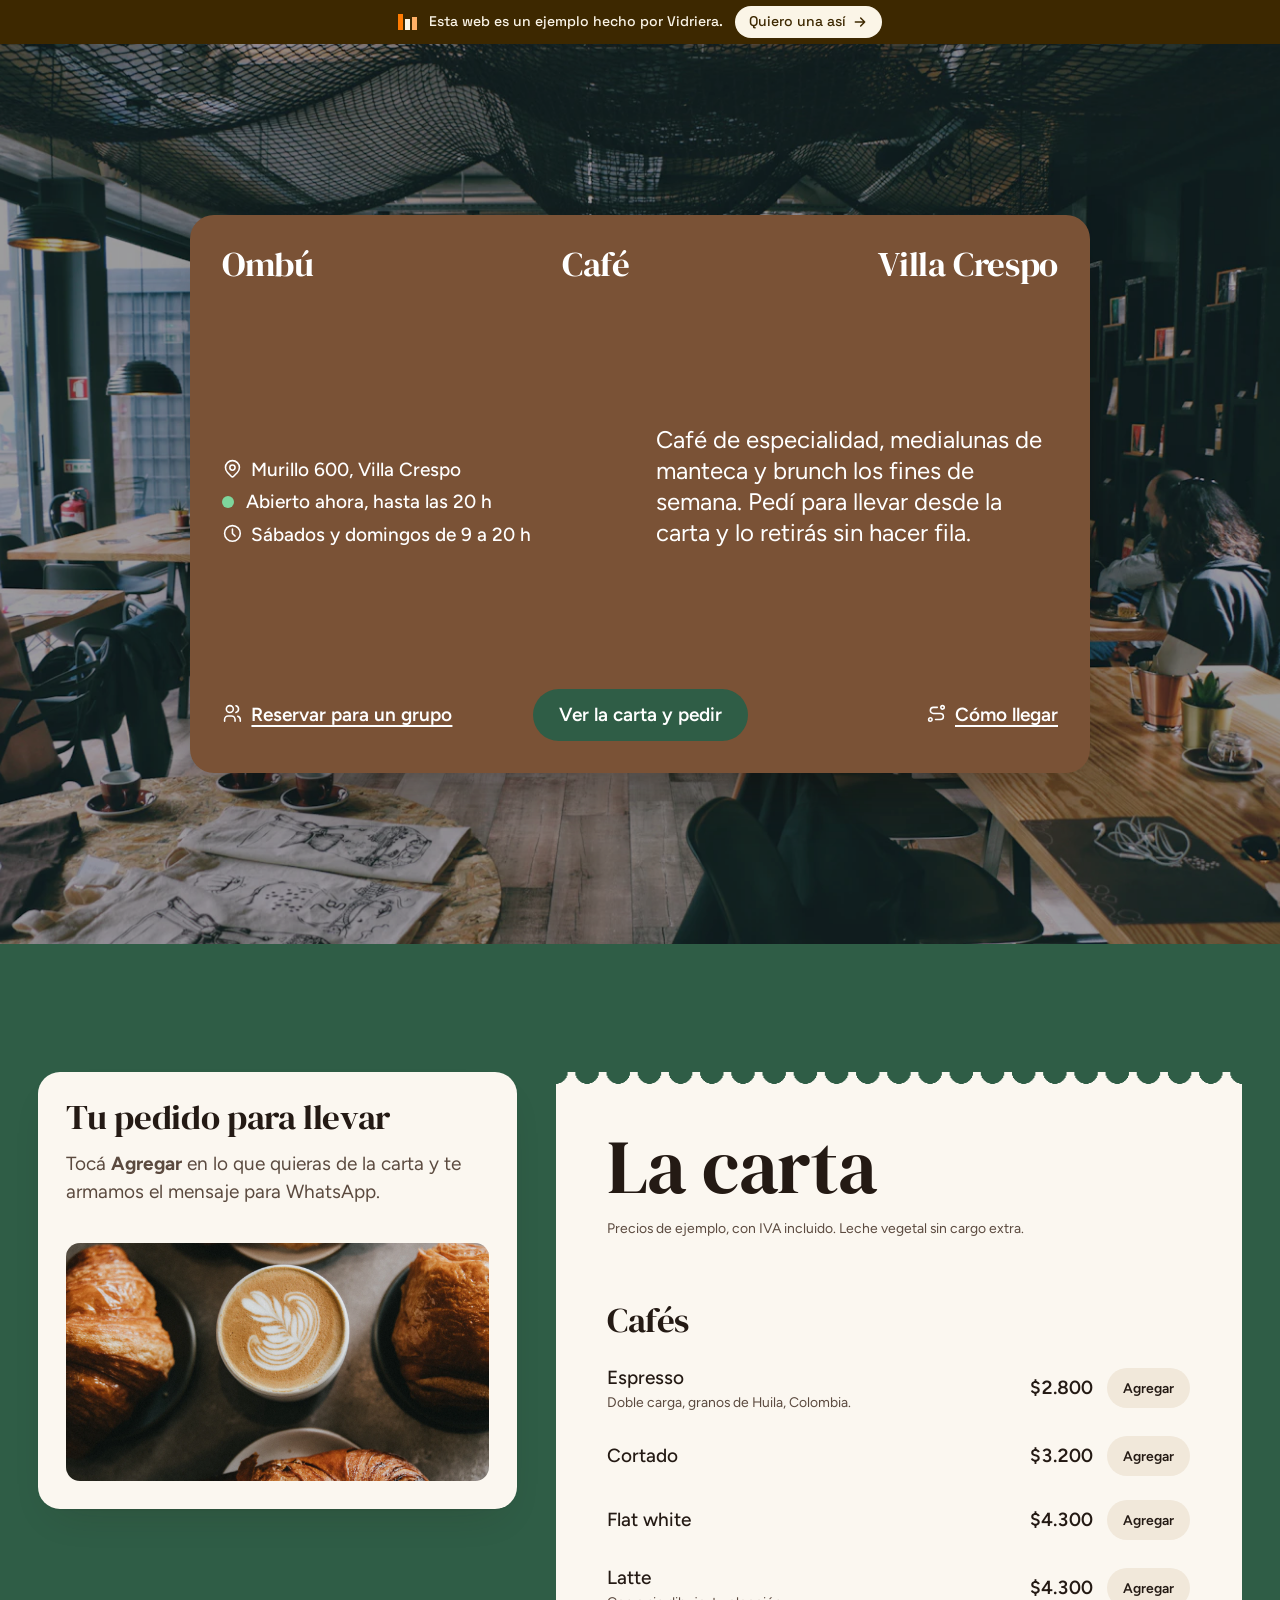
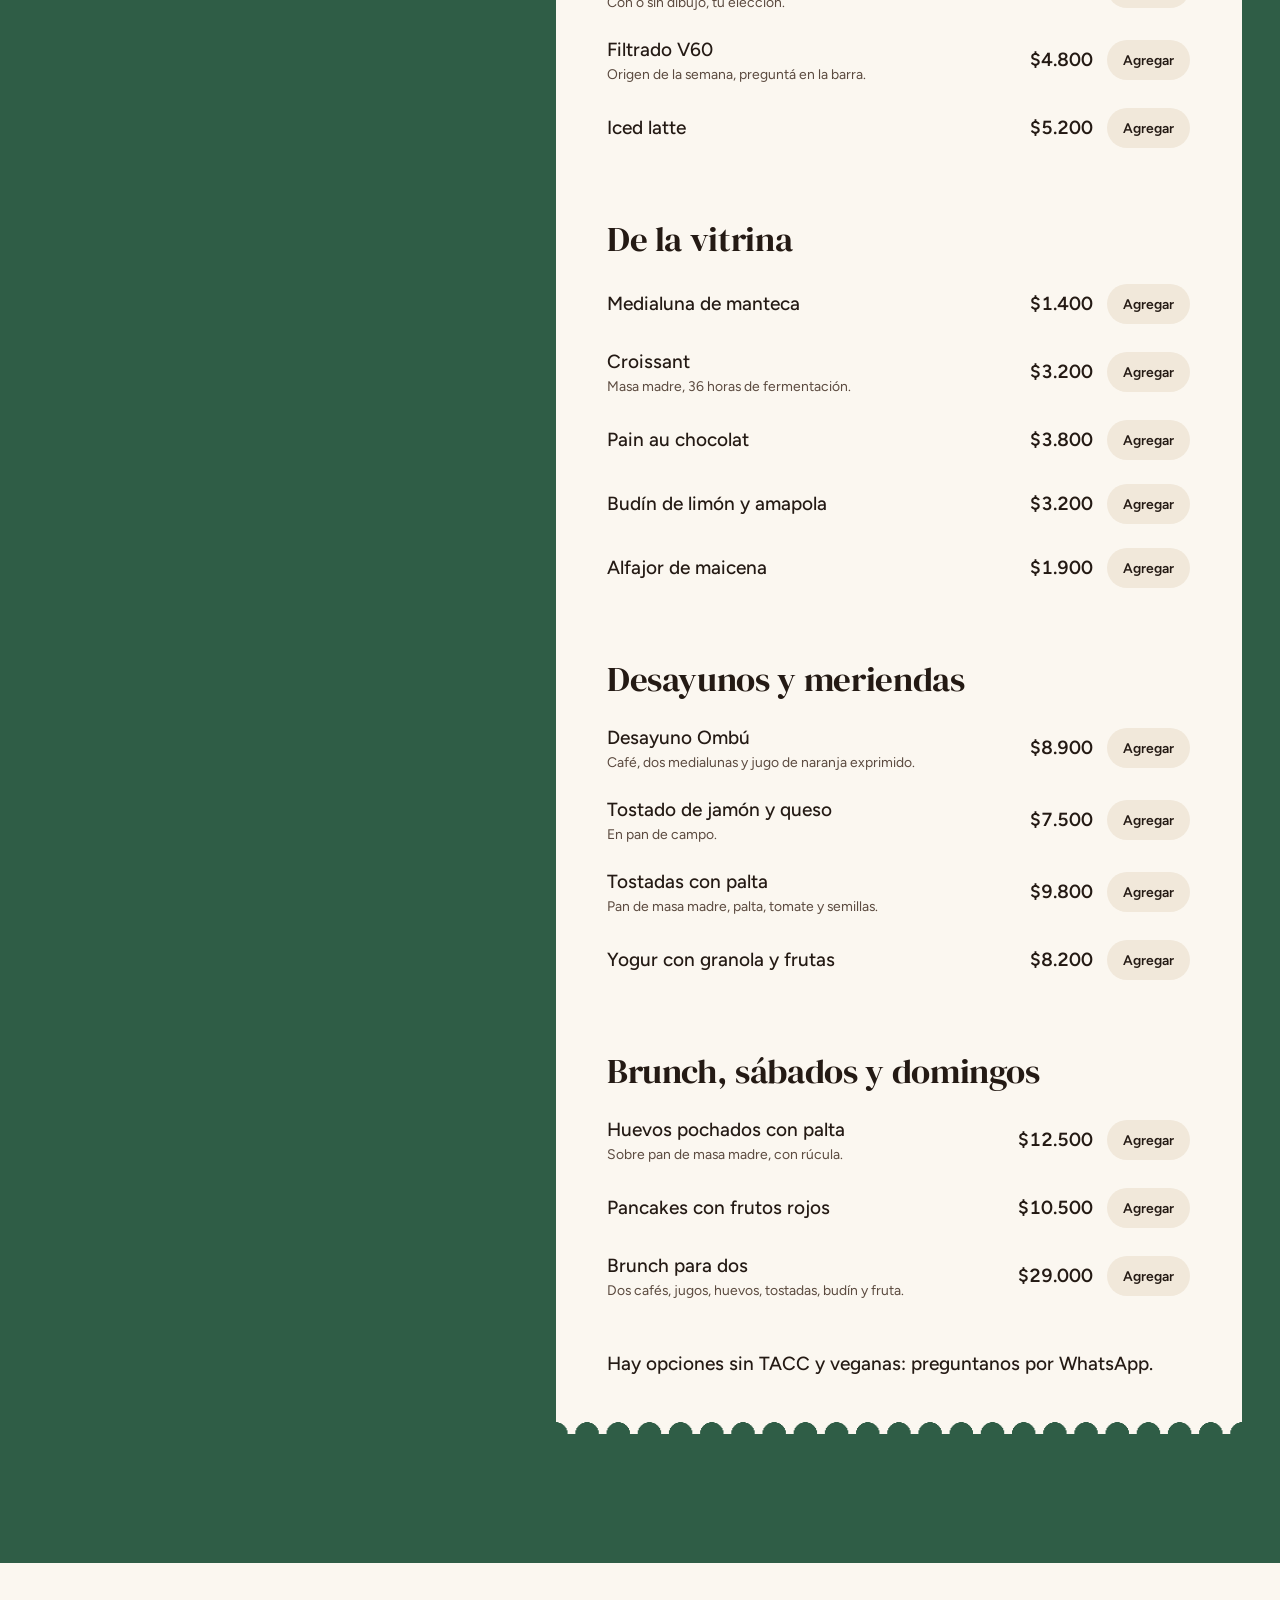
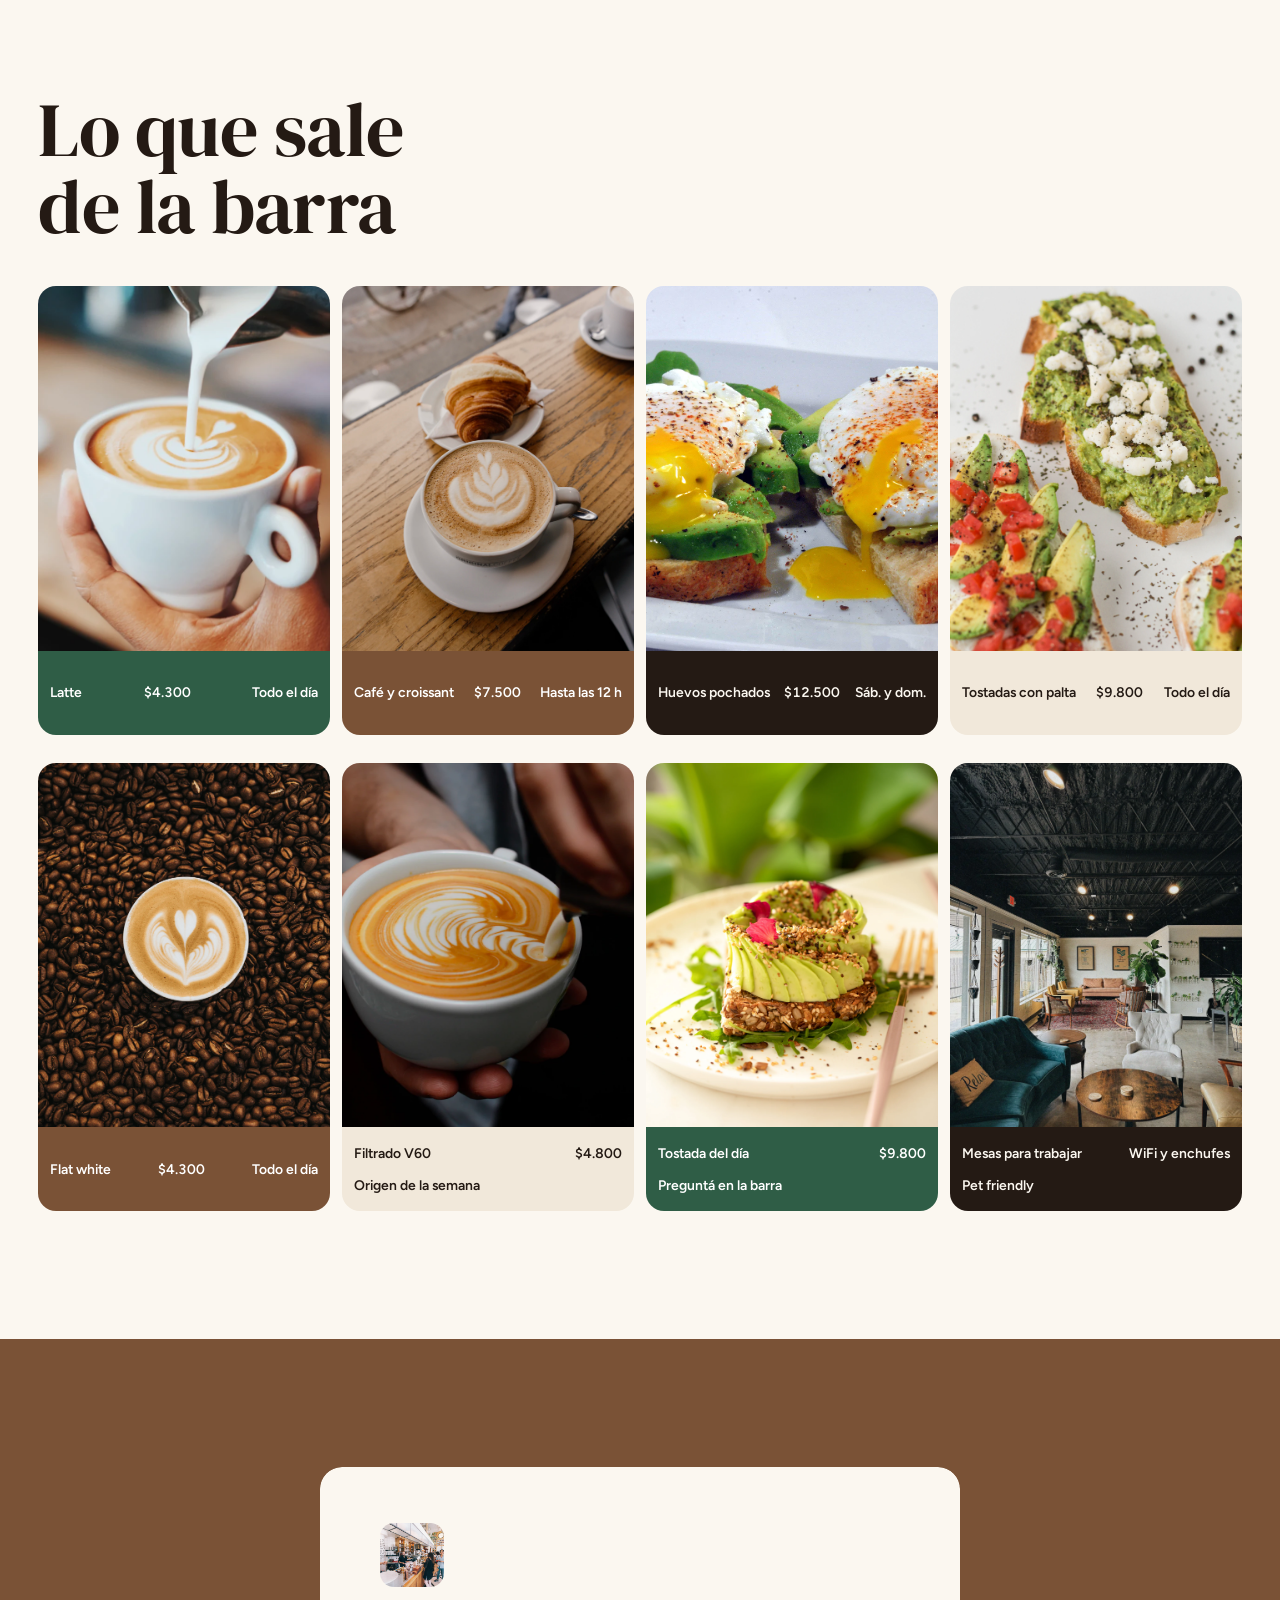
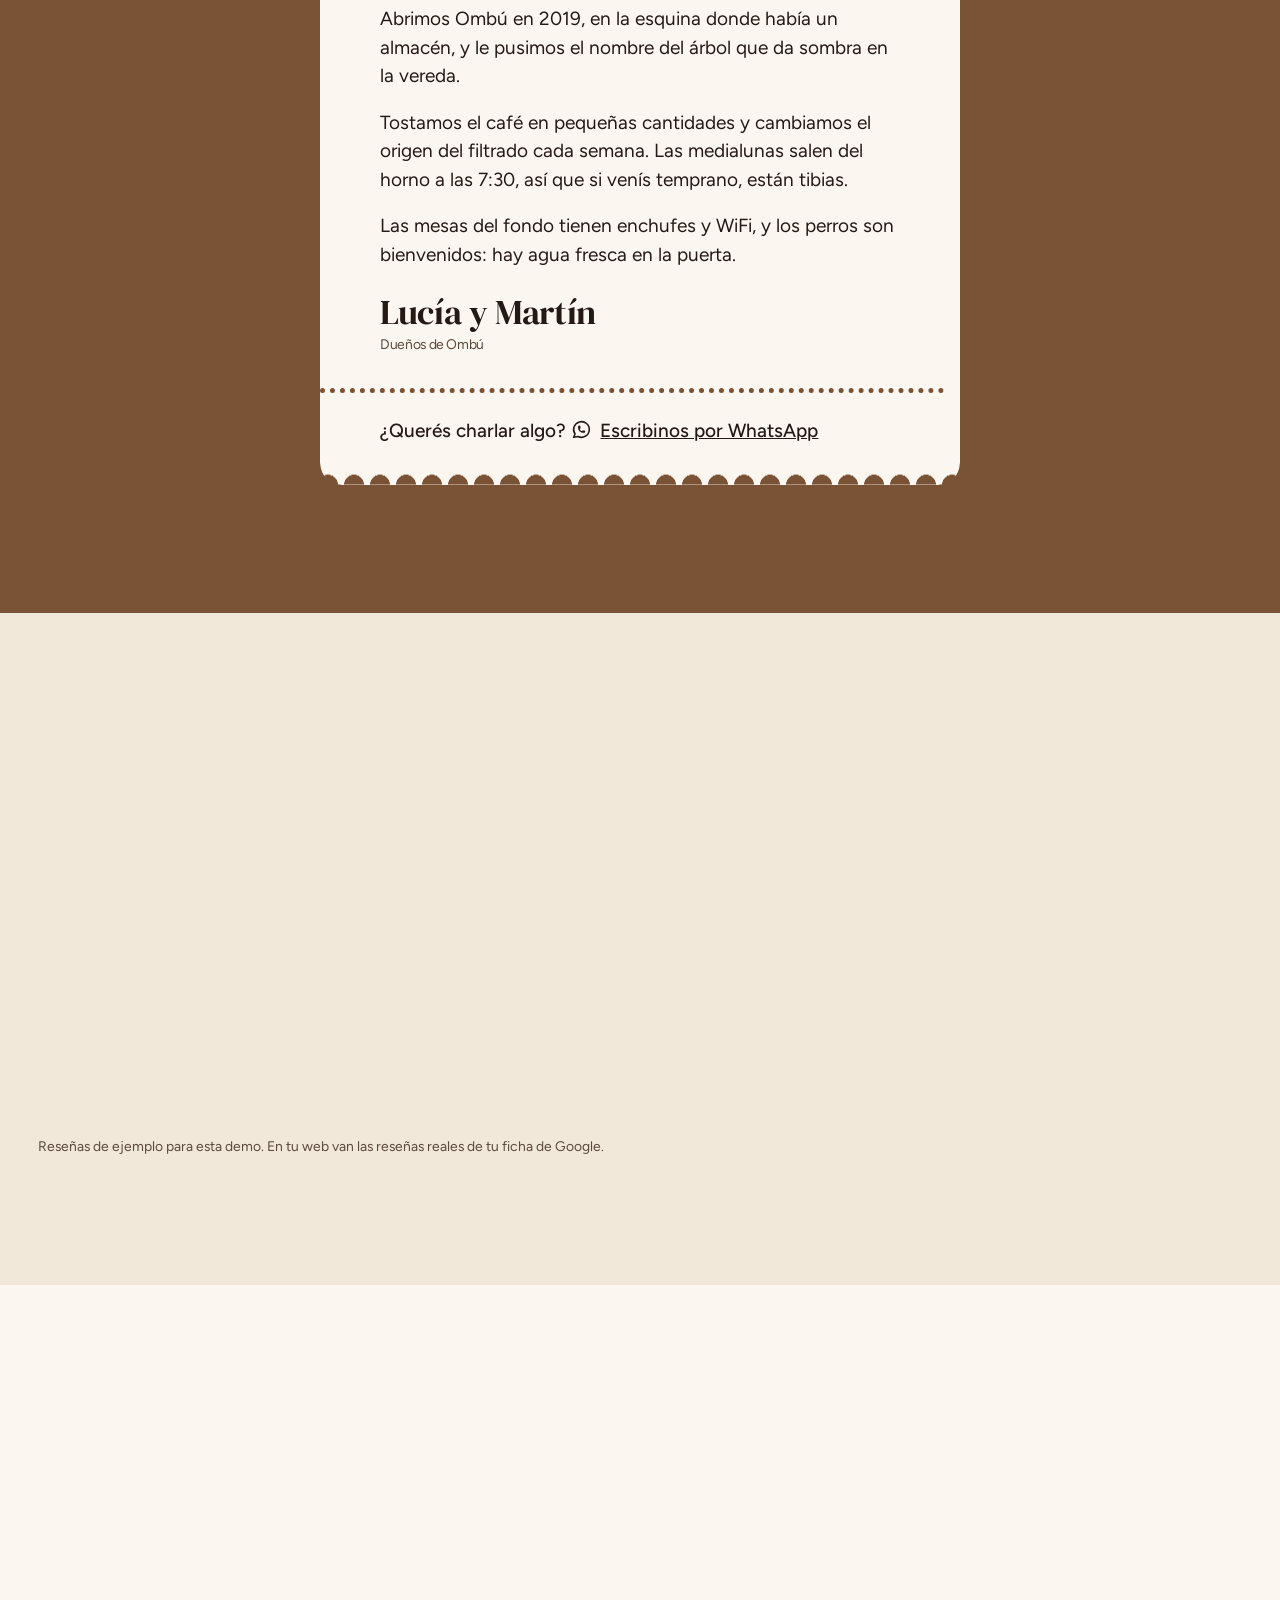
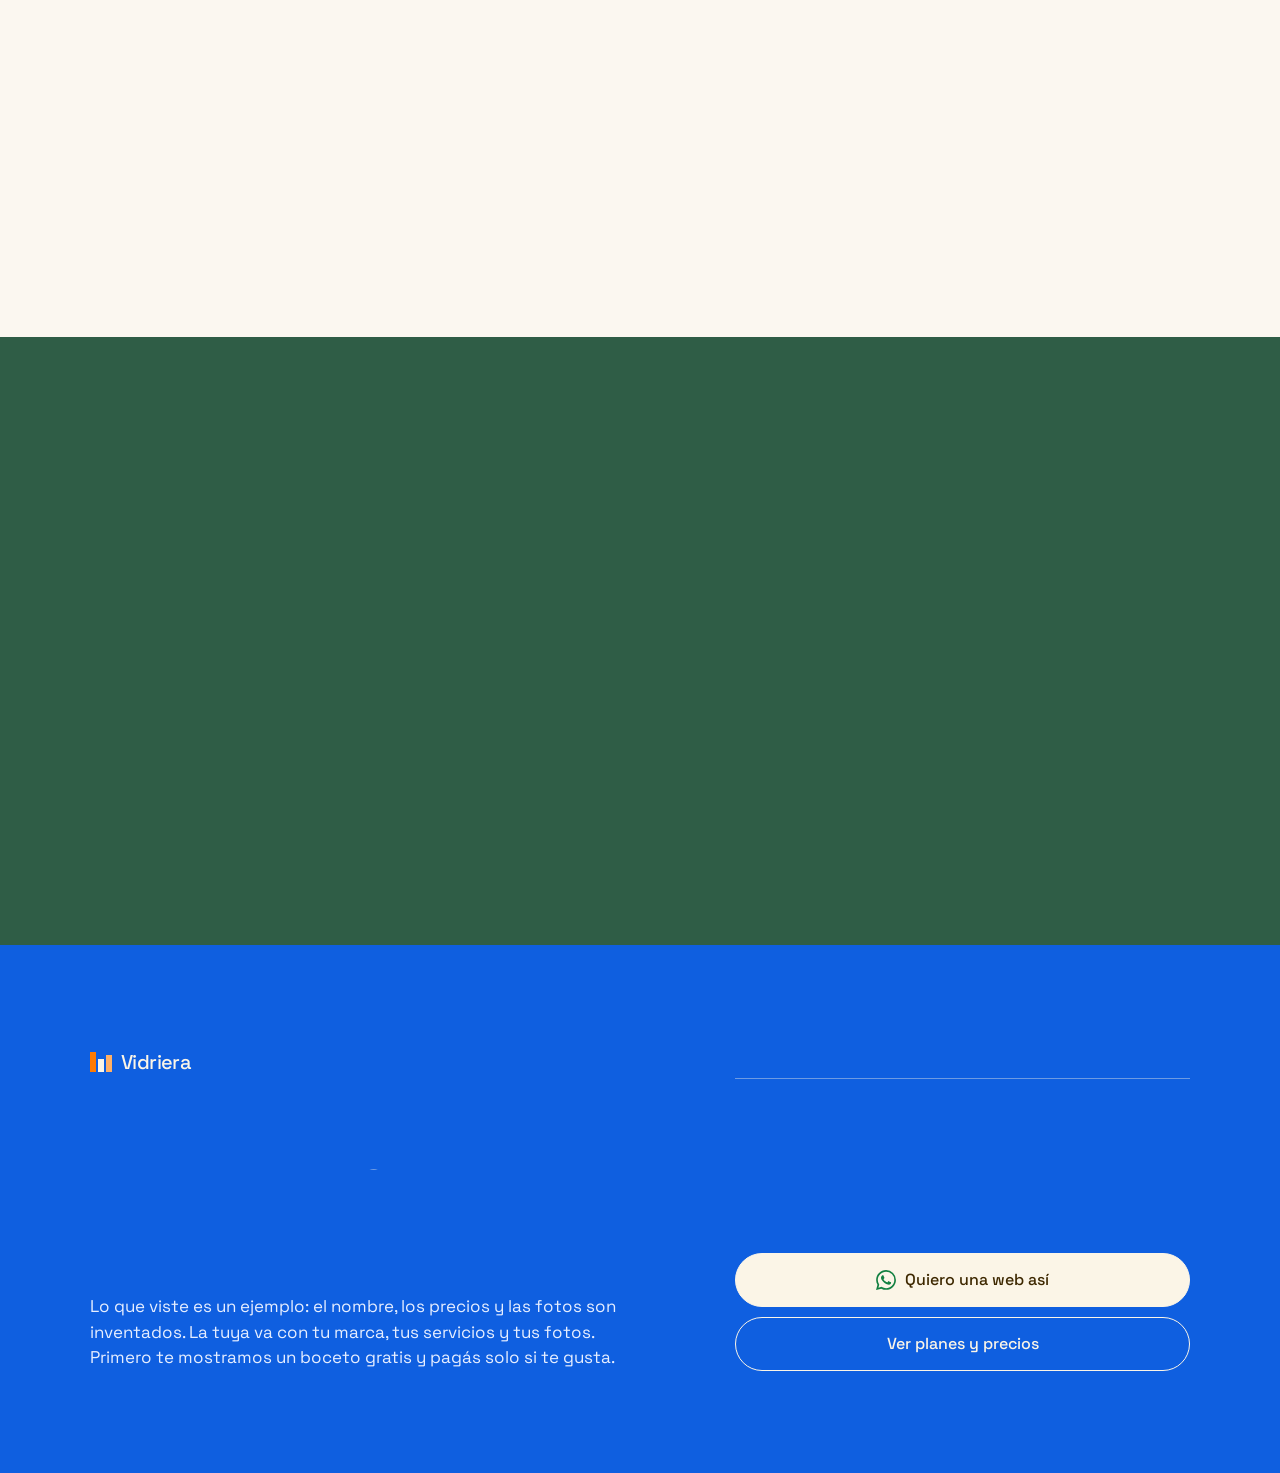
<file: vidriera/demos/cafeteria/index.html>
<!doctype html>
<html lang="es-AR">
<head>
  <meta charset="utf-8">
  <meta name="viewport" content="width=device-width, initial-scale=1">
  <title>Ombú Café | Café de especialidad en Villa Crespo</title>
  <meta name="description" content="Café de especialidad, desayunos, brunch y meriendas en Villa Crespo. Pedí para llevar por WhatsApp o reservá una mesa para tu grupo.">
  <meta name="robots" content="noindex">
  <meta name="theme-color" content="#2f5d46">
  <meta property="og:title" content="Ombú Café | Café de especialidad en Villa Crespo">
  <meta property="og:description" content="Desayunos, brunch y meriendas. Pedí para llevar por WhatsApp.">
  <meta property="og:image" content="https://vidriera.pages.dev/demos/cafeteria/img/espresso-pizarra.webp">
  <link rel="icon" href="data:image/svg+xml,%3Csvg xmlns='http://www.w3.org/2000/svg' viewBox='0 0 64 64'%3E%3Crect width='64' height='64' rx='14' fill='%232f5d46'/%3E%3Ccircle cx='32' cy='30' r='14' fill='%23d9a066'/%3E%3Crect x='29' y='40' width='6' height='14' fill='%23d9a066'/%3E%3C/svg%3E">
  <link rel="preconnect" href="https://fonts.googleapis.com">
  <link rel="preconnect" href="https://fonts.gstatic.com" crossorigin>
  <link href="https://fonts.googleapis.com/css2?family=DM+Serif+Display&family=Figtree:wght@400;500;600&display=swap" rel="stylesheet">
  <script>document.documentElement.classList.add('js')</script>
  <link rel="stylesheet" href="estilos.css">
  <link href="https://fonts.googleapis.com/css2?family=Space+Grotesk:wght@500&display=swap" rel="stylesheet">
  <link rel="stylesheet" href="../../assets/demo-venta.css">
</head>
<body>
<aside class="vd-cinta" aria-label="Sobre este ejemplo">
  <span class="vd-marca" aria-hidden="true"><i></i><i></i><i></i></span>
  <p><span class="vd-largo">Esta web es un ejemplo hecho por Vidriera.</span><span class="vd-corto">Ejemplo de Vidriera</span></p>
  <a href="https://wa.me/5491135778063?text=Hola%2C%20vi%20el%20ejemplo%20de%20la%20cafeter%C3%ADa%20y%20quiero%20una%20web%20as%C3%AD%20para%20mi%20negocio." target="_blank" rel="noopener">Quiero una así <svg viewBox="0 0 24 24" fill="none" stroke="currentColor" stroke-width="2.2" stroke-linecap="round" stroke-linejoin="round" aria-hidden="true"><path d="M5 12h14M13 6l6 6-6 6"/></svg></a>
</aside>
<a class="skip" href="#carta">Saltar a la carta</a>

<main>
  <!-- Portada: la tarjeta del café sobre el salón -->
  <section class="hero" aria-labelledby="titulo">
    <img class="hero-room" src="img/salon.webp" width="1400" height="934" fetchpriority="high" alt="Salón de un café con mesas de madera, luz cálida y gente conversando">
    <div class="card hero-card">
      <h1 id="titulo" class="card-title"><span>Ombú</span><span>Café</span><span>Villa Crespo</span></h1>
      <div class="card-facts" data-rise>
        <p class="facts">
          <span><svg class="vd-ic" viewBox="0 0 24 24" aria-hidden="true"><path d="M9 11a3 3 0 1 0 6 0a3 3 0 0 0 -6 0"/><path d="M17.657 16.657l-4.243 4.243a2 2 0 0 1 -2.827 0l-4.244 -4.243a8 8 0 1 1 11.314 0z"/></svg>Murillo 600, Villa Crespo</span>
          <span data-estado><span class="dot" aria-hidden="true"></span><span data-estado-texto>Lunes a viernes de 8 a 20 h</span></span>
          <span><svg class="vd-ic" viewBox="0 0 24 24" aria-hidden="true"><path d="M3 12a9 9 0 1 0 18 0a9 9 0 0 0 -18 0"/><path d="M12 7v5l3 3"/></svg>Sábados y domingos de 9 a 20 h</span>
        </p>
        <p class="card-sub">Café de especialidad, medialunas de manteca y brunch los fines de semana. Pedí para llevar desde la carta y lo retirás sin hacer fila.</p>
      </div>
      <div class="card-foot" data-rise style="--i:1">
        <a class="text-link" href="#reservas"><svg class="vd-ic" viewBox="0 0 24 24" aria-hidden="true"><path d="M9 7m-4 0a4 4 0 1 0 8 0a4 4 0 1 0 -8 0"/><path d="M3 21v-2a4 4 0 0 1 4 -4h4a4 4 0 0 1 4 4v2"/><path d="M16 3.13a4 4 0 0 1 0 7.75"/><path d="M21 21v-2a4 4 0 0 0 -3 -3.85"/></svg>Reservar para un grupo</a>
        <a class="btn" href="#carta">Ver la carta y pedir</a>
        <a class="text-link" href="#visitanos"><svg class="vd-ic" viewBox="0 0 24 24" aria-hidden="true"><path d="M3 19a2 2 0 1 0 4 0a2 2 0 0 0 -4 0"/><path d="M19 7a2 2 0 1 0 0 -4a2 2 0 0 0 0 4z"/><path d="M11 19h5.5a3.5 3.5 0 0 0 0 -7h-8a3.5 3.5 0 0 1 0 -7h4.5"/></svg>Cómo llegar</a>
      </div>
    </div>
  </section>

  <!-- La carta y el pedido para llevar -->
  <section id="carta" class="menu-section" aria-labelledby="carta-titulo">
    <aside class="order" id="pedido" aria-labelledby="pedido-titulo">
      <h2 id="pedido-titulo" class="order-title">Tu pedido para llevar</h2>
      <p class="order-help" id="pedido-vacio">Tocá <strong>Agregar</strong> en lo que quieras de la carta y te armamos el mensaje para WhatsApp.</p>
      <ul class="order-list" id="pedido-lista" role="list"></ul>
      <p class="order-total" id="pedido-total" hidden>Total <strong>$0</strong></p>
      <div class="order-form" id="pedido-form" hidden>
        <label for="retiro">¿Cuándo lo retirás?</label>
        <select class="field" id="retiro">
          <option>En 15 minutos</option>
          <option>En 30 minutos</option>
          <option>En 1 hora</option>
        </select>
        <label for="nombre-pedido">Tu nombre</label>
        <input class="field" id="nombre-pedido" type="text" autocomplete="given-name" placeholder="Para llamarte cuando esté listo">
        <a class="btn btn-block" id="pedido-enviar" href="https://wa.me/5491135778063">Mandar pedido por WhatsApp</a>
        <button class="text-link order-clear" type="button" id="pedido-vaciar">Vaciar pedido</button>
      </div>
      <img class="order-photo" src="img/medialunas.webp" width="1400" height="933" loading="lazy" alt="Café con leche rodeado de medialunas y croissants">
    </aside>

    <div class="sheet" data-reveal>
      <h2 id="carta-titulo" class="sheet-title">La carta</h2>
      <p class="sheet-note">Precios de ejemplo, con IVA incluido. Leche vegetal sin cargo extra.</p>

      <div class="menu-group">
        <h3>Cafés</h3>
        <ul class="items" role="list">
          <li data-item="Espresso" data-precio="2800"><span class="item-name">Espresso<small>Doble carga, granos de Huila, Colombia.</small></span><span class="item-price">$2.800</span></li>
          <li data-item="Cortado" data-precio="3200"><span class="item-name">Cortado</span><span class="item-price">$3.200</span></li>
          <li data-item="Flat white" data-precio="4300"><span class="item-name">Flat white</span><span class="item-price">$4.300</span></li>
          <li data-item="Latte" data-precio="4300"><span class="item-name">Latte<small>Con o sin dibujo, tu elección.</small></span><span class="item-price">$4.300</span></li>
          <li data-item="Filtrado V60" data-precio="4800"><span class="item-name">Filtrado V60<small>Origen de la semana, preguntá en la barra.</small></span><span class="item-price">$4.800</span></li>
          <li data-item="Iced latte" data-precio="5200"><span class="item-name">Iced latte</span><span class="item-price">$5.200</span></li>
        </ul>
      </div>

      <div class="menu-group">
        <h3>De la vitrina</h3>
        <ul class="items" role="list">
          <li data-item="Medialuna de manteca" data-precio="1400"><span class="item-name">Medialuna de manteca</span><span class="item-price">$1.400</span></li>
          <li data-item="Croissant" data-precio="3200"><span class="item-name">Croissant<small>Masa madre, 36 horas de fermentación.</small></span><span class="item-price">$3.200</span></li>
          <li data-item="Pain au chocolat" data-precio="3800"><span class="item-name">Pain au chocolat</span><span class="item-price">$3.800</span></li>
          <li data-item="Budín de limón y amapola" data-precio="3200"><span class="item-name">Budín de limón y amapola</span><span class="item-price">$3.200</span></li>
          <li data-item="Alfajor de maicena" data-precio="1900"><span class="item-name">Alfajor de maicena</span><span class="item-price">$1.900</span></li>
        </ul>
      </div>

      <div class="menu-group">
        <h3>Desayunos y meriendas</h3>
        <ul class="items" role="list">
          <li data-item="Desayuno Ombú" data-precio="8900"><span class="item-name">Desayuno Ombú<small>Café, dos medialunas y jugo de naranja exprimido.</small></span><span class="item-price">$8.900</span></li>
          <li data-item="Tostado de jamón y queso" data-precio="7500"><span class="item-name">Tostado de jamón y queso<small>En pan de campo.</small></span><span class="item-price">$7.500</span></li>
          <li data-item="Tostadas con palta" data-precio="9800"><span class="item-name">Tostadas con palta<small>Pan de masa madre, palta, tomate y semillas.</small></span><span class="item-price">$9.800</span></li>
          <li data-item="Yogur con granola" data-precio="8200"><span class="item-name">Yogur con granola y frutas</span><span class="item-price">$8.200</span></li>
        </ul>
      </div>

      <div class="menu-group">
        <h3>Brunch, sábados y domingos</h3>
        <ul class="items" role="list">
          <li data-item="Huevos pochados con palta" data-precio="12500"><span class="item-name">Huevos pochados con palta<small>Sobre pan de masa madre, con rúcula.</small></span><span class="item-price">$12.500</span></li>
          <li data-item="Pancakes con frutos rojos" data-precio="10500"><span class="item-name">Pancakes con frutos rojos</span><span class="item-price">$10.500</span></li>
          <li data-item="Brunch para dos" data-precio="29000"><span class="item-name">Brunch para dos<small>Dos cafés, jugos, huevos, tostadas, budín y fruta.</small></span><span class="item-price">$29.000</span></li>
        </ul>
      </div>
      <p class="sheet-foot">Hay opciones sin TACC y veganas: preguntanos por WhatsApp.</p>
    </div>
  </section>

  <!-- Lo que sale de la barra -->
  <section class="gallery-section" aria-labelledby="barra-titulo">
    <h2 id="barra-titulo" class="h2" data-reveal>Lo que sale de la barra</h2>
    <ul class="tags" role="list">
      <li class="tag-tile t1" data-reveal><img src="img/latte-art.webp" width="1400" height="934" loading="lazy" alt="Barista sirviendo leche texturizada en un latte"><div class="strip"><span>Latte</span><span class="nums">$4.300</span><span>Todo el día</span></div></li>
      <li class="tag-tile t2" data-reveal style="--i:1"><img src="img/capuccino-croissant.webp" width="1400" height="934" loading="lazy" alt="Capuchino con dibujo de hoja junto a un croissant"><div class="strip"><span>Café y croissant</span><span class="nums">$7.500</span><span>Hasta las 12 h</span></div></li>
      <li class="tag-tile t3" data-reveal style="--i:2"><img src="img/tostado-huevo.webp" width="1400" height="934" loading="lazy" alt="Tostadas con palta y huevos pochados"><div class="strip"><span>Huevos pochados</span><span class="nums">$12.500</span><span>Sáb. y dom.</span></div></li>
      <li class="tag-tile t4" data-reveal style="--i:3"><img src="img/palta.webp" width="1400" height="934" loading="lazy" alt="Tostada de masa madre con palta, queso y tomates"><div class="strip"><span>Tostadas con palta</span><span class="nums">$9.800</span><span>Todo el día</span></div></li>
      <li class="tag-tile t2" data-reveal><img src="img/latte-corazon.webp" width="1400" height="934" loading="lazy" alt="Taza de latte con un corazón dibujado sobre granos de café"><div class="strip"><span>Flat white</span><span class="nums">$4.300</span><span>Todo el día</span></div></li>
      <li class="tag-tile t4" data-reveal style="--i:1"><img src="img/barista.webp" width="1400" height="934" loading="lazy" alt="Manos sosteniendo una taza de café con latte art"><div class="strip"><span>Filtrado V60</span><span class="nums">$4.800</span><span>Origen de la semana</span></div></li>
      <li class="tag-tile t1" data-reveal style="--i:2"><img src="img/torta-porcion.webp" width="1400" height="934" loading="lazy" alt="Tostada con palta, semillas y flores comestibles"><div class="strip"><span>Tostada del día</span><span class="nums">$9.800</span><span>Preguntá en la barra</span></div></li>
      <li class="tag-tile t3" data-reveal style="--i:3"><img src="img/rincon-plantas.webp" width="1400" height="934" loading="lazy" alt="Rincón del café con sillones, plantas y lámparas"><div class="strip"><span>Mesas para trabajar</span><span>WiFi y enchufes</span><span>Pet friendly</span></div></li>
    </ul>
  </section>

  <!-- La carta de los dueños -->
  <section class="about" aria-labelledby="nosotros-titulo">
    <div class="letter" data-reveal>
      <h2 id="nosotros-titulo" class="sr-only">Quiénes somos</h2>
      <img class="letter-photo" src="img/mostrador.webp" width="1400" height="934" loading="lazy" alt="Mostrador del café con la barra y la vitrina">
      <p>Abrimos Ombú en 2019, en la esquina donde había un almacén, y le pusimos el nombre del árbol que da sombra en la vereda.</p>
      <p>Tostamos el café en pequeñas cantidades y cambiamos el origen del filtrado cada semana. Las medialunas salen del horno a las 7:30, así que si venís temprano, están tibias.</p>
      <p>Las mesas del fondo tienen enchufes y WiFi, y los perros son bienvenidos: hay agua fresca en la puerta.</p>
      <p class="sign">Lucía y Martín<small>Dueños de Ombú</small></p>
      <p class="tear">¿Querés charlar algo? <a href="https://wa.me/5491135778063" data-wa="Hola, quiero hacer una consulta."><svg class="vd-ic" viewBox="0 0 24 24" aria-hidden="true"><path d="M3 21l1.65 -3.8a9 9 0 1 1 3.4 2.9l-5.05 .9"/><path d="M9 10a.5 .5 0 0 0 1 0v-1a.5 .5 0 0 0 -1 0v1a5 5 0 0 0 5 5h1a.5 .5 0 0 0 0 -1h-1a.5 .5 0 0 0 0 1"/></svg>Escribinos por WhatsApp</a></p>
    </div>
  </section>

  <!-- Reseñas -->
  <section id="resenas" class="rs" aria-labelledby="rs-titulo">
    <div class="rs-head">
      <h2 id="rs-titulo" class="h2" data-reveal>Lo que dicen en el barrio</h2>
      <p class="rs-score" data-reveal><strong>4,7</strong><span>en Google, con 340 reseñas</span></p>
    </div>
    <ul class="rs-grid" role="list">
      <li class="rs-item" data-reveal><blockquote>“El flat white es de los mejores de Villa Crespo. Lo pido por WhatsApp antes de salir y lo retiro sin hacer fila.”</blockquote><p class="rs-who">Martina G. <span>Para llevar</span></p></li>
      <li class="rs-item" data-reveal style="--i:1"><blockquote>“Fuimos doce por un cumpleaños. Reservé desde la web y nos tenían la mesa larga armada.”</blockquote><p class="rs-who">Pablo S. <span>Reserva de grupo</span></p></li>
      <li class="rs-item" data-reveal style="--i:2"><blockquote>“Las medialunas salen tibias a las siete y media. Voy con la compu y me quedo toda la mañana.”</blockquote><p class="rs-who">Lucía F. <span>Desayuno</span></p></li>
    </ul>
    <p class="rs-note">Reseñas de ejemplo para esta demo. En tu web van las reseñas reales de tu ficha de Google.</p>
  </section>

  <!-- Reservas para grupos: un cupón -->
  <section id="reservas" class="coupon-section" aria-labelledby="reservas-titulo">
    <form class="coupon" id="reserva" data-reveal>
      <div class="coupon-left">
        <h2 id="reservas-titulo" class="coupon-title">Reservá para tu grupo</h2>
        <p>Cumpleaños, reuniones de trabajo o la merienda con amigas: reservamos la mesa larga para 6 a 14 personas.</p>
      </div>
      <div class="coupon-right">
        <label class="sr-only" for="r-nombre">Tu nombre</label>
        <input class="field" id="r-nombre" type="text" autocomplete="given-name" placeholder="Tu nombre" required>
        <label class="sr-only" for="r-dia">Día</label>
        <input class="field" id="r-dia" type="date" required>
        <label class="sr-only" for="r-hora">Horario</label>
        <select class="field" id="r-hora">
          <option>Desayuno (9 a 12 h)</option>
          <option>Almuerzo liviano (12 a 15 h)</option>
          <option>Merienda (16 a 19 h)</option>
        </select>
        <label class="sr-only" for="r-personas">Cantidad de personas</label>
        <input class="field" id="r-personas" type="number" min="2" max="20" value="6" required>
        <button class="btn btn-block btn-dark" type="submit"><svg class="vd-ic" viewBox="0 0 24 24" aria-hidden="true"><path d="M3 21l1.65 -3.8a9 9 0 1 1 3.4 2.9l-5.05 .9"/><path d="M9 10a.5 .5 0 0 0 1 0v-1a.5 .5 0 0 0 -1 0v1a5 5 0 0 0 5 5h1a.5 .5 0 0 0 0 -1h-1a.5 .5 0 0 0 0 1"/></svg>Pedir la reserva por WhatsApp</button>
      </div>
    </form>
  </section>
</main>

<!-- El dorso de la postal -->
<footer id="visitanos" class="postcard-section" aria-labelledby="visitanos-titulo">
  <div class="postcard" data-reveal>
    <div class="postcard-msg">
      <h2 id="visitanos-titulo" class="postcard-title">Te esperamos</h2>
      <p>Estamos a dos cuadras del Parque Centenario, con mesas en la vereda cuando hay sol.</p>
      <p class="hours">Lunes a viernes de 8 a 20 h<br>Sábados y domingos de 9 a 20 h</p>
    </div>
    <div class="postcard-addr">
      <img class="stamp" src="img/espresso-pizarra.webp" width="1400" height="933" loading="lazy" alt="Máquina de espresso bajo una pizarra con el menú">
      <a href="https://www.google.com/maps/search/?api=1&query=Murillo+600+Villa+Crespo+Buenos+Aires" target="_blank" rel="noopener">Murillo 600, Villa Crespo</a>
      <a href="https://wa.me/5491135778063" data-wa="Hola, quiero hacer una consulta.">WhatsApp 11 3577-8063</a>
      <a href="tel:+541135778063">Llamar al café</a>
      <a href="#carta">Ver la carta</a>
    </div>
    <p class="imprint">Demo de ejemplo hecha por <a href="../../index.html">Vidriera</a>. El café, sus precios y sus datos son ficticios. Fotos de Unsplash. ¿Querés una web así? <a href="mailto:tuvidrieradesarrollo@gmail.com">tuvidrieradesarrollo@gmail.com</a></p>
  </div>
</footer>
<section class="vd-cierre" aria-labelledby="vd-titulo">
  <div class="vd-cierre-in">
    <div>
      <p class="vd-logo"><span class="vd-marca" aria-hidden="true"><i></i><i></i><i></i></span>Vidriera</p>
      <h2 id="vd-titulo">¿Te gustó? Te armamos una así para tu negocio.</h2>
      <p class="vd-texto">Lo que viste es un ejemplo: el nombre, los precios y las fotos son inventados. La tuya va con tu marca, tus servicios y tus fotos. Primero te mostramos un boceto gratis y pagás solo si te gusta.</p>
    </div>
    <div class="vd-lado">
      <ul class="vd-datos">
        <li>Desde $150.000, en un solo pago</li>
        <li>Lista en 5 días hábiles</li>
        <li>Sin cuota mensual</li>
      </ul>
      <div class="vd-botones">
        <a class="vd-btn" href="https://wa.me/5491135778063?text=Hola%2C%20vi%20el%20ejemplo%20de%20la%20cafeter%C3%ADa%20y%20quiero%20una%20web%20as%C3%AD%20para%20mi%20negocio." target="_blank" rel="noopener"><svg viewBox="0 0 24 24" aria-hidden="true"><path fill="currentColor" d="M17.47 14.38c-.3-.15-1.76-.87-2.03-.97-.27-.1-.47-.15-.67.15-.2.3-.77.97-.94 1.16-.17.2-.35.22-.64.08-.3-.15-1.26-.46-2.39-1.48-.88-.79-1.48-1.76-1.65-2.06-.17-.3-.02-.46.13-.6.13-.14.3-.35.45-.52.15-.17.2-.3.3-.5.1-.2.05-.37-.03-.52-.07-.15-.67-1.61-.92-2.2-.24-.58-.49-.5-.67-.51h-.57c-.2 0-.52.07-.79.37-.27.3-1.04 1.02-1.04 2.48s1.07 2.88 1.21 3.07c.15.2 2.1 3.2 5.08 4.49.71.3 1.26.49 1.7.62.71.23 1.36.2 1.87.12.57-.08 1.76-.72 2-1.41.25-.7.25-1.29.18-1.41-.08-.13-.28-.2-.57-.35m-5.42 7.4h-.01a9.87 9.87 0 0 1-5.03-1.38l-.36-.21-3.74.98 1-3.65-.24-.37a9.86 9.86 0 0 1-1.51-5.26c0-5.45 4.44-9.88 9.89-9.88 2.64 0 5.12 1.03 6.99 2.9a9.82 9.82 0 0 1 2.89 6.99c0 5.45-4.44 9.88-9.88 9.88m8.41-18.3A11.82 11.82 0 0 0 12.05 0C5.5 0 .16 5.34.16 11.89c0 2.1.55 4.14 1.59 5.95L.06 24l6.3-1.65a11.88 11.88 0 0 0 5.68 1.45h.01c6.55 0 11.89-5.34 11.89-11.89a11.82 11.82 0 0 0-3.48-8.41z"/></svg>Quiero una web así</a>
        <a class="vd-btn vd-btn-linea" href="../../index.html#precios">Ver planes y precios</a>
      </div>
    </div>
  </div>
</section>


<a class="order-bar" id="order-bar" href="#pedido"><span id="order-bar-texto">Tu pedido</span><span>Ver y mandar</span></a>
<a class="float-wa" id="float-wa" href="https://wa.me/5491135778063" data-wa="Hola, quiero hacer un pedido para llevar." aria-label="Escribir por WhatsApp"><svg viewBox="0 0 24 24" aria-hidden="true"><path fill="currentColor" d="M12.04 2C6.58 2 2.13 6.45 2.13 11.91c0 1.75.46 3.45 1.32 4.95L2.05 22l5.25-1.38a9.9 9.9 0 0 0 4.74 1.21c5.46 0 9.91-4.45 9.91-9.91C21.95 6.45 17.5 2 12.04 2zm5.8 14.06c-.24.68-1.42 1.3-1.96 1.38-.5.07-1.13.1-1.82-.12-.42-.13-.96-.31-1.65-.61-2.9-1.25-4.79-4.17-4.94-4.36-.14-.2-1.18-1.57-1.18-3s.75-2.13 1.02-2.42c.27-.3.58-.37.78-.37h.56c.18 0 .42-.07.66.5.24.58.82 2 .89 2.15.07.15.12.32.02.52-.1.2-.15.32-.29.49-.15.17-.31.38-.44.51-.15.15-.3.31-.13.6.17.3.76 1.25 1.63 2.02 1.12 1 2.07 1.31 2.36 1.46.3.15.47.12.64-.07.17-.2.74-.86.94-1.16.2-.3.39-.24.66-.15.27.1 1.71.81 2 .96.3.15.49.22.56.34.07.13.07.71-.17 1.39z"/></svg><span>WhatsApp</span></a>

<script src="app.js" defer></script>
<script src="../../assets/demo-efectos.js" defer></script>
</body>
</html>
</file>
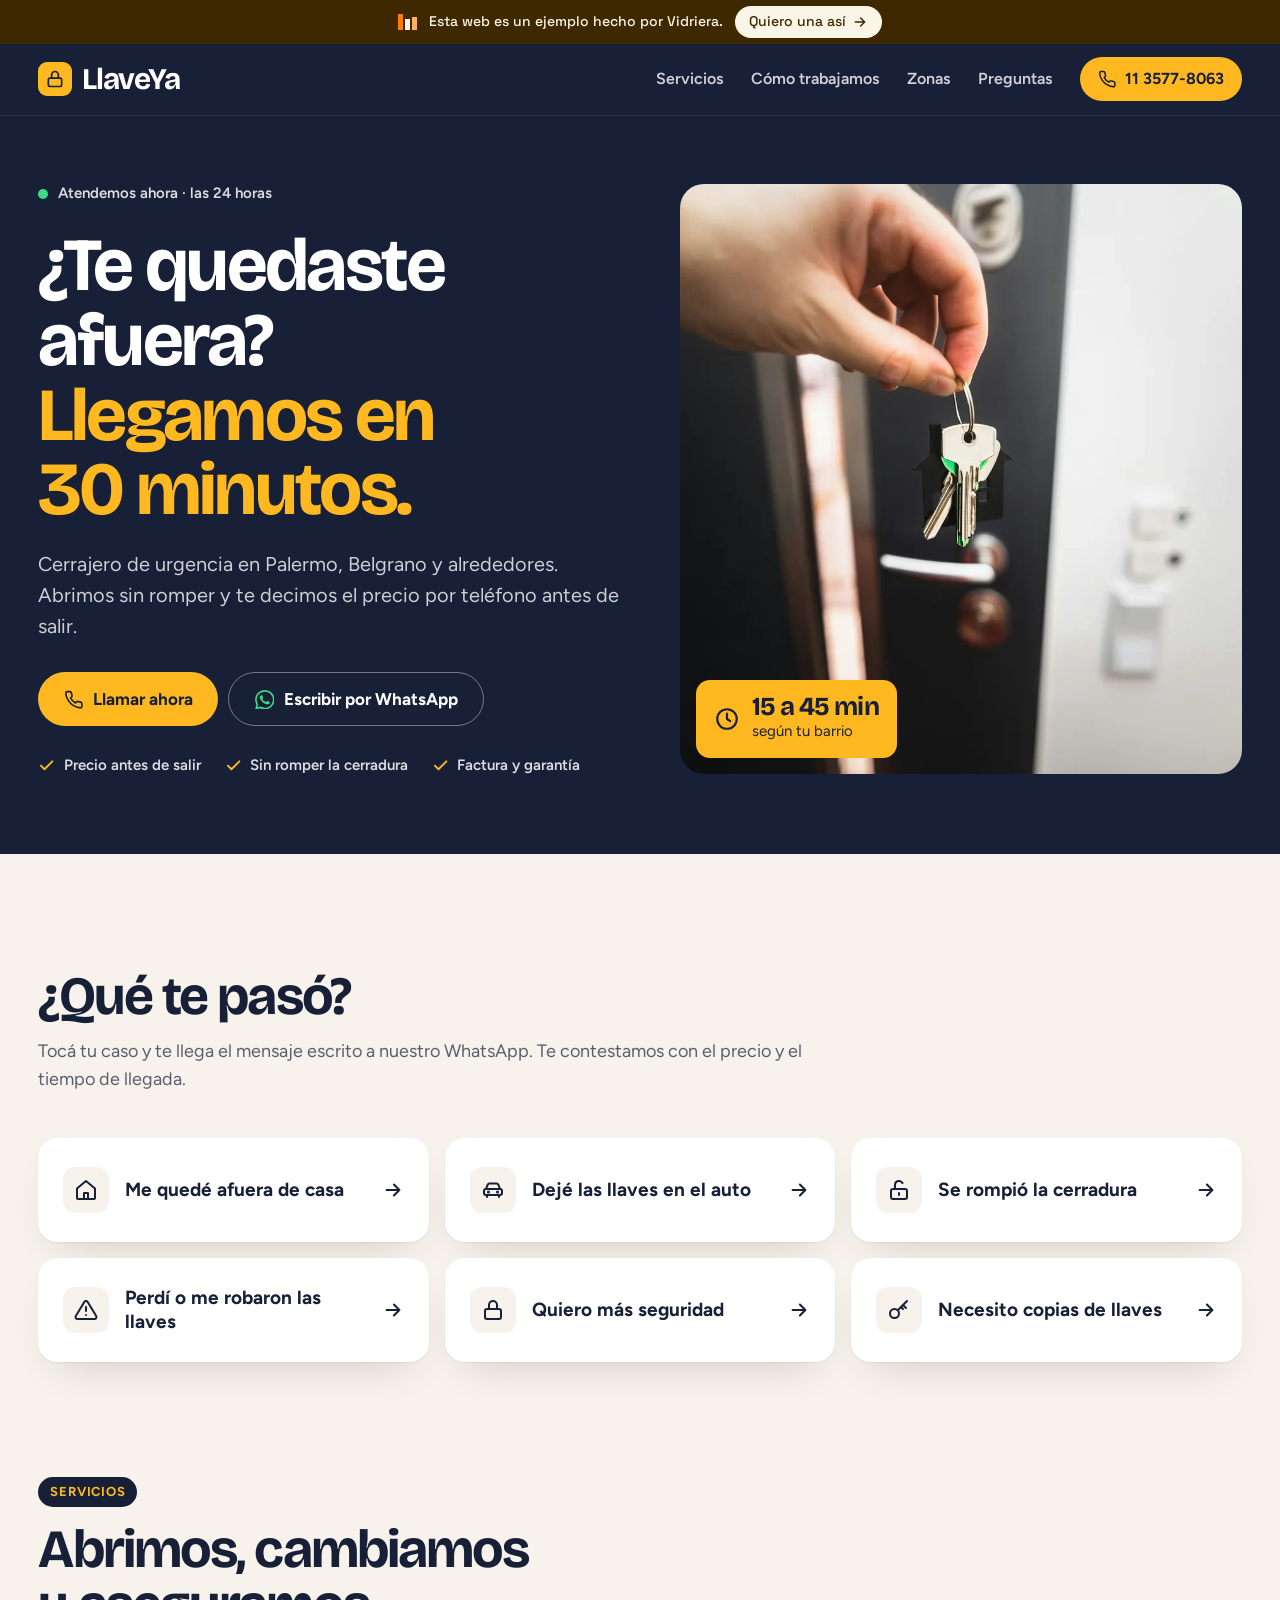
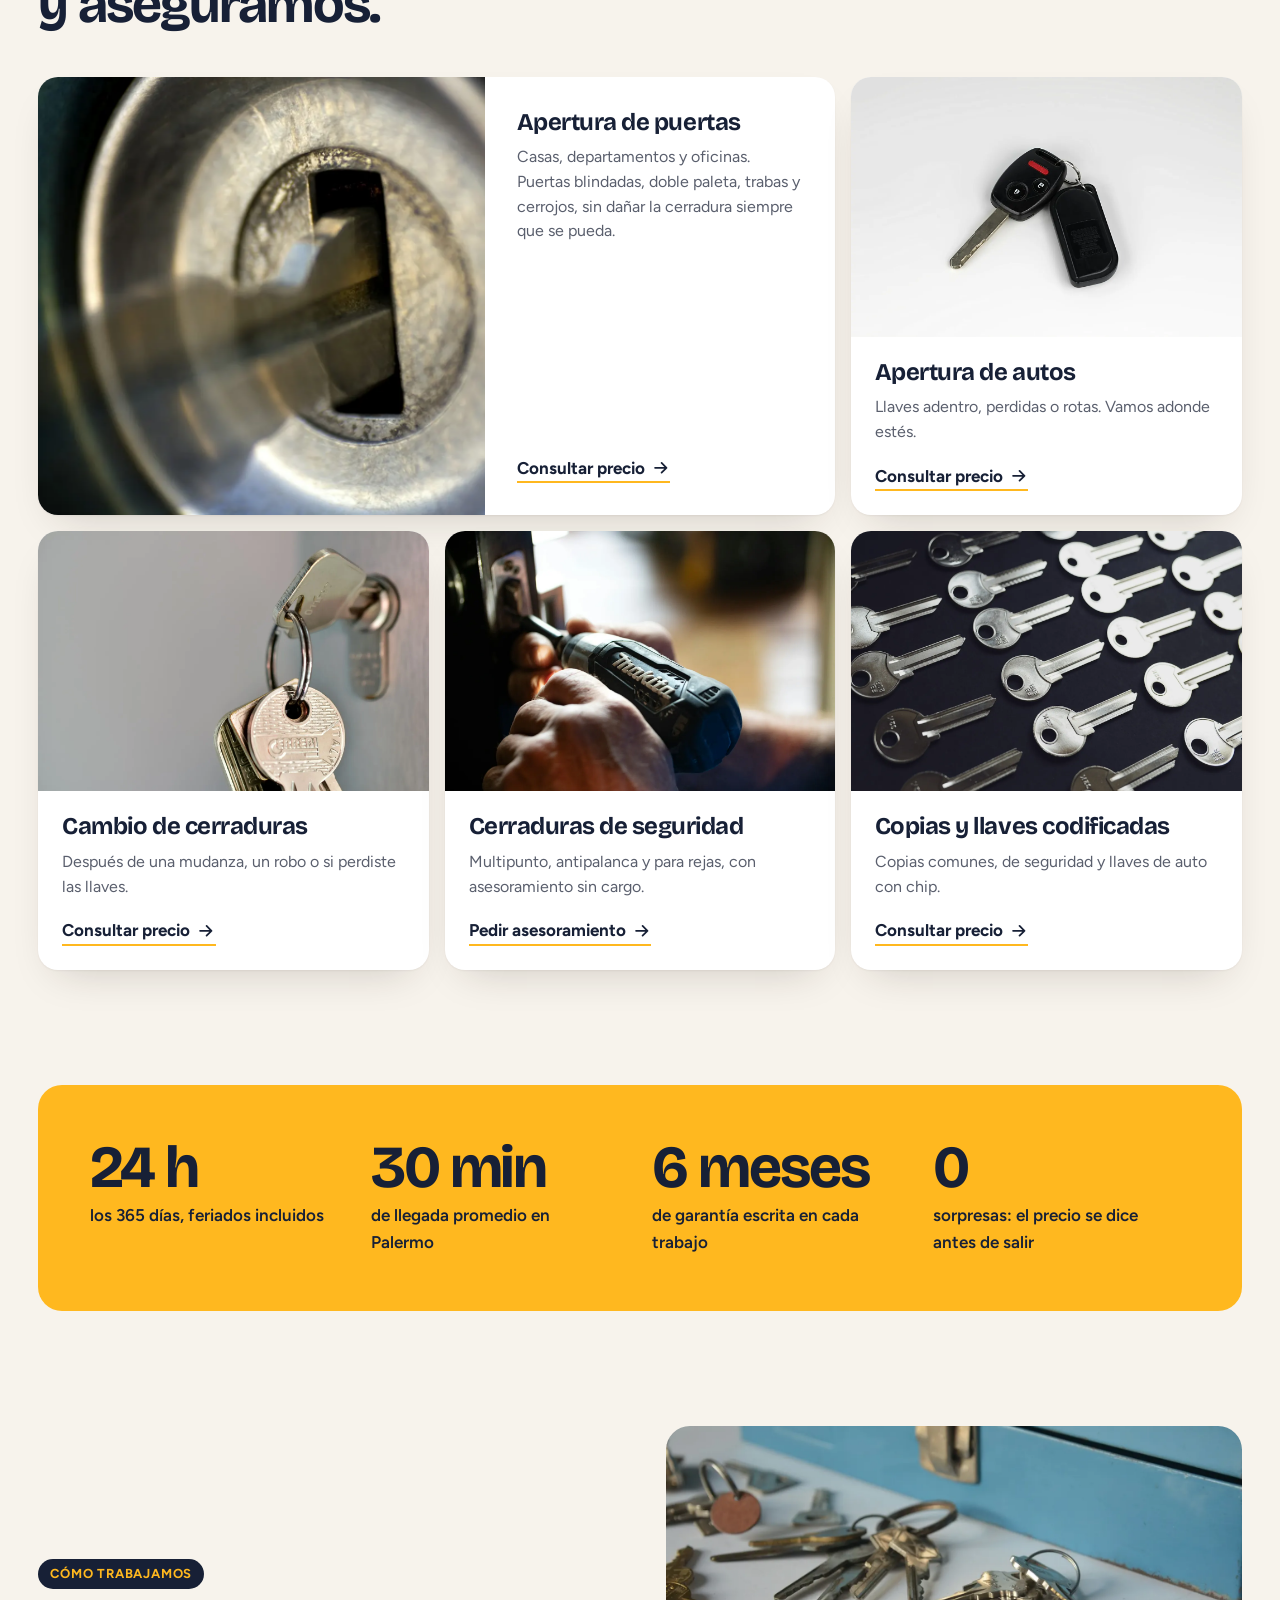
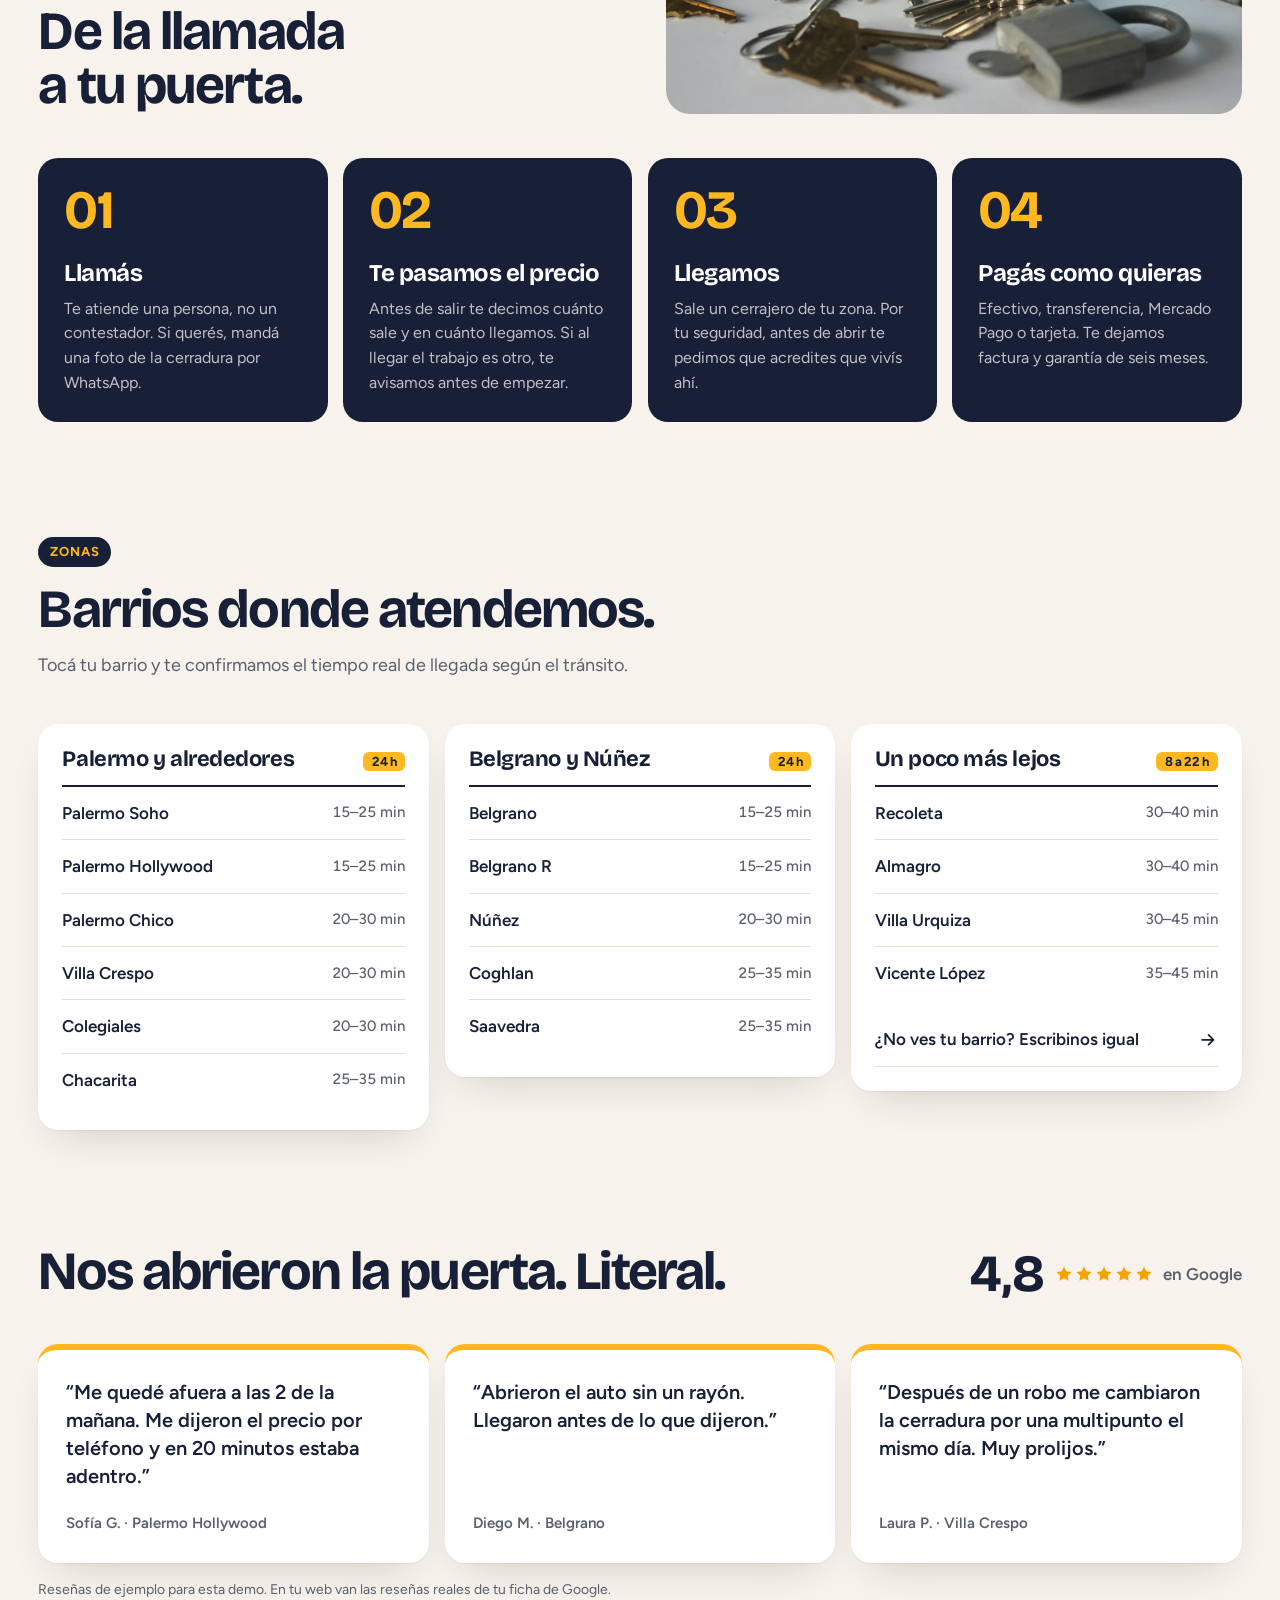
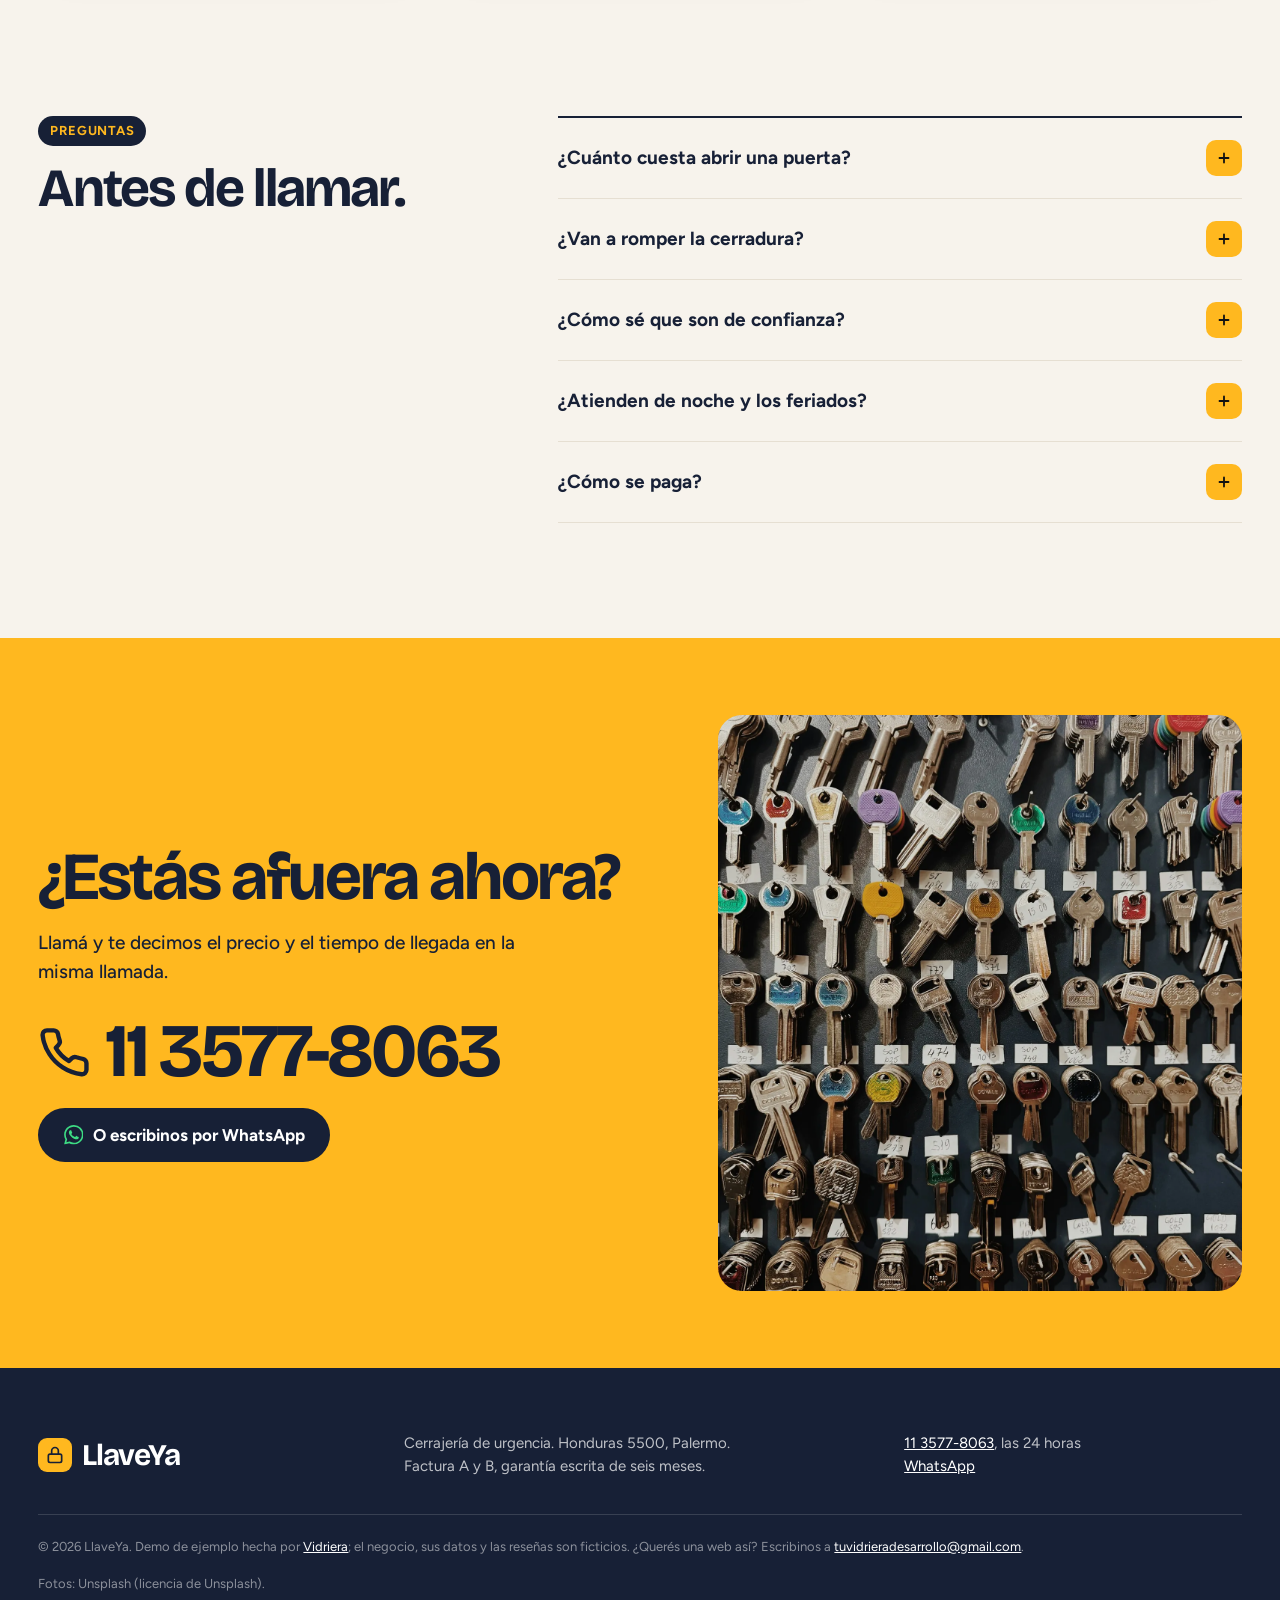
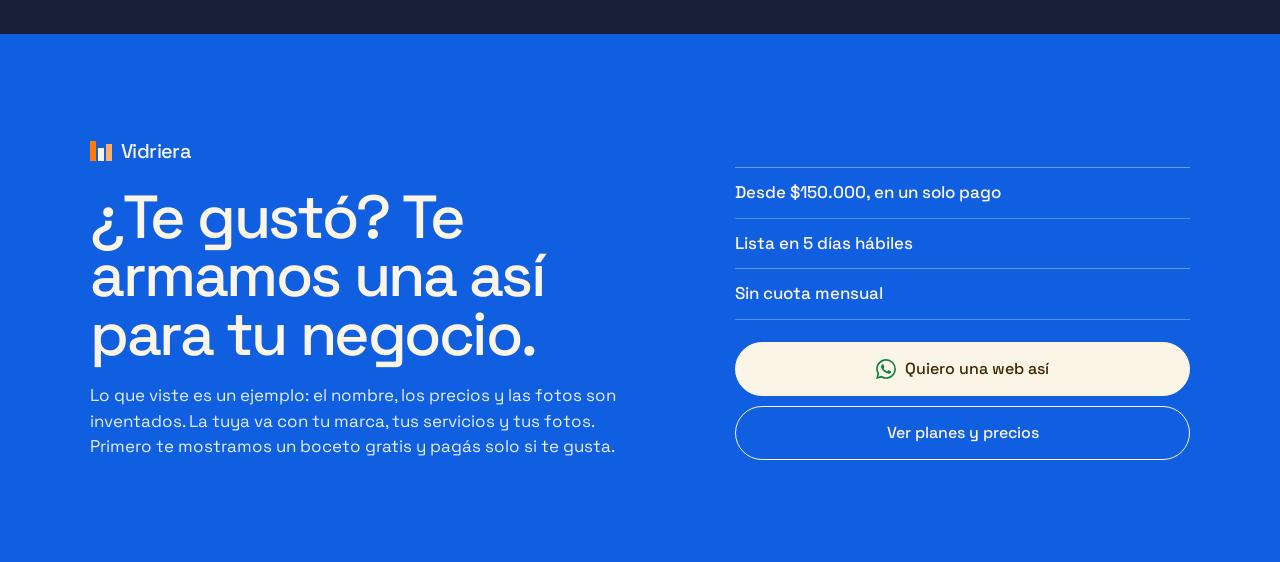
<file: vidriera/demos/cerrajeria/index.html>
<!doctype html>
<html lang="es-AR">
<head>
  <meta charset="utf-8">
  <meta name="viewport" content="width=device-width, initial-scale=1">
  <title>LlaveYa | Cerrajero 24 horas en Palermo y Belgrano</title>
  <meta name="description" content="Cerrajería de urgencia en Palermo, Belgrano y alrededores. Apertura de puertas y autos sin romper. Precio antes de salir. Llegamos en 30 minutos.">
  <meta name="robots" content="noindex">
  <meta name="theme-color" content="#111111">
  <meta property="og:title" content="LlaveYa | Cerrajero 24 h en Palermo">
  <meta property="og:description" content="Llegamos en 30 minutos, con el precio dicho antes de salir.">
  <meta property="og:type" content="website">
  <meta property="og:locale" content="es_AR">
  <meta property="og:url" content="https://vidriera.pages.dev/demos/cerrajeria/">
  <meta property="og:image" content="https://vidriera.pages.dev/demos/cerrajeria/img/og.jpg">
  <meta property="og:image:width" content="1200">
  <meta property="og:image:height" content="630">
  <meta property="og:image:alt" content="Mano con un llavero frente a la puerta de un departamento">
  <meta name="twitter:card" content="summary_large_image">
  <link rel="canonical" href="https://vidriera.pages.dev/demos/cerrajeria/">
  <link rel="icon" href="data:image/svg+xml,%3Csvg xmlns='http://www.w3.org/2000/svg' viewBox='0 0 64 64'%3E%3Crect width='64' height='64' rx='14' fill='%23111'/%3E%3Crect x='16' y='28' width='32' height='24' rx='4' fill='%23fff313'/%3E%3Cpath d='M23 28v-6a9 9 0 0 1 18 0v6' fill='none' stroke='%23fff313' stroke-width='6'/%3E%3C/svg%3E">
  <link rel="preconnect" href="https://fonts.googleapis.com">
  <link rel="preconnect" href="https://fonts.gstatic.com" crossorigin>
  <link href="https://fonts.googleapis.com/css2?family=Bricolage+Grotesque:opsz,wght@12..96,600;12..96,700&family=Figtree:wght@400;500;600;700&display=swap" rel="stylesheet">
  <script>document.documentElement.classList.add('js')</script>
  <link rel="stylesheet" href="estilos.css">
  <script type="application/ld+json">
  {"@context":"https://schema.org","@type":"Locksmith","name":"LlaveYa Cerrajería","telephone":"+54 11 3577-8063","openingHours":"Mo-Su 00:00-23:59","areaServed":["Palermo","Belgrano","Colegiales","Villa Crespo","Núñez"],"address":{"@type":"PostalAddress","streetAddress":"Honduras 5500","addressLocality":"Ciudad de Buenos Aires","addressCountry":"AR"}}
  </script>
  <link href="https://fonts.googleapis.com/css2?family=Space+Grotesk:wght@500&display=swap" rel="stylesheet">
  <link rel="stylesheet" href="../../assets/demo-venta.css">
</head>
<body>
<aside class="vd-cinta" aria-label="Sobre este ejemplo">
  <span class="vd-marca" aria-hidden="true"><i></i><i></i><i></i></span>
  <p><span class="vd-largo">Esta web es un ejemplo hecho por Vidriera.</span><span class="vd-corto">Ejemplo de Vidriera</span></p>
  <a href="https://wa.me/5491135778063?text=Hola%2C%20vi%20el%20ejemplo%20de%20la%20cerrajer%C3%ADa%20y%20quiero%20una%20web%20as%C3%AD%20para%20mi%20negocio." target="_blank" rel="noopener">Quiero una así <svg viewBox="0 0 24 24" fill="none" stroke="currentColor" stroke-width="2.2" stroke-linecap="round" stroke-linejoin="round" aria-hidden="true"><path d="M5 12h14M13 6l6 6-6 6"/></svg></a>
</aside>

<!-- Íconos: se usan con <svg><use href="#i-..."/></svg> -->
<svg width="0" height="0" style="position:absolute" aria-hidden="true">
  <symbol id="i-wa" viewBox="0 0 24 24"><path fill="currentColor" d="M17.47 14.38c-.3-.15-1.76-.87-2.03-.97-.27-.1-.47-.15-.67.15-.2.3-.77.97-.94 1.16-.17.2-.35.22-.64.08-.3-.15-1.26-.46-2.39-1.48-.88-.79-1.48-1.76-1.65-2.06-.17-.3-.02-.46.13-.6.13-.14.3-.35.45-.52.15-.17.2-.3.3-.5.1-.2.05-.37-.03-.52-.07-.15-.67-1.61-.92-2.2-.24-.58-.49-.5-.67-.51h-.57c-.2 0-.52.07-.79.37-.27.3-1.04 1.02-1.04 2.48s1.07 2.88 1.21 3.07c.15.2 2.1 3.2 5.08 4.49.71.3 1.26.49 1.7.62.71.23 1.36.2 1.87.12.57-.08 1.76-.72 2-1.41.25-.7.25-1.29.18-1.41-.08-.13-.28-.2-.57-.35m-5.42 7.4h-.01a9.87 9.87 0 0 1-5.03-1.38l-.36-.21-3.74.98 1-3.65-.24-.37a9.86 9.86 0 0 1-1.51-5.26c0-5.45 4.44-9.88 9.89-9.88 2.64 0 5.12 1.03 6.99 2.9a9.82 9.82 0 0 1 2.89 6.99c0 5.45-4.44 9.88-9.88 9.88m8.41-18.3A11.82 11.82 0 0 0 12.05 0C5.5 0 .16 5.34.16 11.89c0 2.1.55 4.14 1.59 5.95L.06 24l6.3-1.65a11.88 11.88 0 0 0 5.68 1.45h.01c6.55 0 11.89-5.34 11.89-11.89a11.82 11.82 0 0 0-3.48-8.41z"/></symbol>
  <symbol id="i-phone" viewBox="0 0 24 24"><path fill="none" stroke="currentColor" stroke-width="2" stroke-linecap="round" stroke-linejoin="round" d="M22 16.9v3a2 2 0 0 1-2.2 2 19.8 19.8 0 0 1-8.6-3.1 19.5 19.5 0 0 1-6-6A19.8 19.8 0 0 1 2.1 4.2 2 2 0 0 1 4.1 2h3a2 2 0 0 1 2 1.7c.1 1 .4 1.9.7 2.8a2 2 0 0 1-.5 2.1L8.1 9.9a16 16 0 0 0 6 6l1.3-1.3a2 2 0 0 1 2.1-.4c.9.3 1.8.6 2.8.7a2 2 0 0 1 1.7 2z"/></symbol>
  <symbol id="i-arrow" viewBox="0 0 24 24"><path fill="none" stroke="currentColor" stroke-width="2.2" stroke-linecap="round" stroke-linejoin="round" d="M5 12h14M13 6l6 6-6 6"/></symbol>
  <symbol id="i-check" viewBox="0 0 24 24"><path fill="none" stroke="currentColor" stroke-width="2.6" stroke-linecap="round" stroke-linejoin="round" d="M20 6 9 17l-5-5"/></symbol>
  <symbol id="i-star" viewBox="0 0 24 24"><path fill="currentColor" d="m12 2 3.1 6.3 6.9 1-5 4.9 1.2 6.8-6.2-3.2-6.2 3.2L7 14.2 2 9.3l6.9-1z"/></symbol>
  <symbol id="i-house" viewBox="0 0 24 24"><g fill="none" stroke="currentColor" stroke-width="2" stroke-linecap="round" stroke-linejoin="round"><path d="M3 10.5 12 3l9 7.5V20a1 1 0 0 1-1 1H4a1 1 0 0 1-1-1z"/><path d="M10 21v-6h4v6"/></g></symbol>
  <symbol id="i-car" viewBox="0 0 24 24"><g fill="none" stroke="currentColor" stroke-width="2" stroke-linecap="round" stroke-linejoin="round"><path d="M5 11l1.6-4.2A2 2 0 0 1 8.5 5.5h7a2 2 0 0 1 1.9 1.3L19 11"/><rect x="3" y="11" width="18" height="6" rx="2"/><path d="M6 17v2M18 17v2"/><circle cx="7.5" cy="14" r=".6" fill="currentColor"/><circle cx="16.5" cy="14" r=".6" fill="currentColor"/></g></symbol>
  <symbol id="i-lock" viewBox="0 0 24 24"><g fill="none" stroke="currentColor" stroke-width="2" stroke-linecap="round" stroke-linejoin="round"><rect x="4" y="11" width="16" height="10" rx="2"/><path d="M8 11V7a4 4 0 0 1 8 0v4"/></g></symbol>
  <symbol id="i-broken" viewBox="0 0 24 24"><g fill="none" stroke="currentColor" stroke-width="2" stroke-linecap="round" stroke-linejoin="round"><rect x="4" y="11" width="16" height="10" rx="2"/><path d="M8 11V7a4 4 0 0 1 7.5-2"/><path d="M12 15v2"/></g></symbol>
  <symbol id="i-key" viewBox="0 0 24 24"><g fill="none" stroke="currentColor" stroke-width="2" stroke-linecap="round" stroke-linejoin="round"><circle cx="7.5" cy="15.5" r="4.5"/><path d="m10.7 12.3 9.3-9.3M16 7l3 3M14 9l2 2"/></g></symbol>
  <symbol id="i-alert" viewBox="0 0 24 24"><g fill="none" stroke="currentColor" stroke-width="2" stroke-linecap="round" stroke-linejoin="round"><path d="M10.3 3.9 1.8 18a2 2 0 0 0 1.7 3h17a2 2 0 0 0 1.7-3L13.7 3.9a2 2 0 0 0-3.4 0z"/><path d="M12 9v4M12 17h.01"/></g></symbol>
  <symbol id="i-clock" viewBox="0 0 24 24"><g fill="none" stroke="currentColor" stroke-width="2" stroke-linecap="round" stroke-linejoin="round"><circle cx="12" cy="12" r="9"/><path d="M12 7v5l3 2"/></g></symbol>
  <symbol id="i-pin" viewBox="0 0 24 24"><g fill="none" stroke="currentColor" stroke-width="2" stroke-linecap="round" stroke-linejoin="round"><path d="M20 10c0 6-8 12-8 12s-8-6-8-12a8 8 0 0 1 16 0z"/><circle cx="12" cy="10" r="3"/></g></symbol>
  <symbol id="i-menu" viewBox="0 0 24 24"><path fill="none" stroke="currentColor" stroke-width="2" stroke-linecap="round" d="M4 7h16M4 12h16M4 17h16"/></symbol>
</svg>

<header class="top" id="top">
  <a class="brand" href="#inicio" aria-label="LlaveYa, inicio"><span class="brand-mark" aria-hidden="true"><svg><use href="#i-lock"/></svg></span>LlaveYa</a>
  <nav class="nav" id="nav" aria-label="Secciones">
    <a href="#servicios">Servicios</a>
    <a href="#como-trabajamos">Cómo trabajamos</a>
    <a href="#zonas">Zonas</a>
    <a href="#preguntas">Preguntas</a>
  </nav>
  <a class="btn btn-sun btn-small top-call" href="tel:+541135778063"><svg><use href="#i-phone"/></svg><span>11 3577-8063</span></a>
  <button class="menu-btn" type="button" aria-expanded="false" aria-controls="nav" aria-label="Abrir el menú"><svg><use href="#i-menu"/></svg></button>
</header>

<main id="inicio">

  <!-- Portada -->
  <section class="hero" aria-labelledby="titulo">
    <div class="hero-copy">
      <p class="live"><span class="live-dot"></span>Atendemos ahora · las 24 horas</p>
      <h1 id="titulo" class="hero-title" data-rise>¿Te quedaste afuera? <span>Llegamos en 30&nbsp;minutos.</span></h1>
      <p class="hero-sub" data-rise style="--i:1">Cerrajero de urgencia en Palermo, Belgrano y alrededores. Abrimos sin romper y te decimos el precio por teléfono antes de salir.</p>
      <div class="hero-actions" data-rise style="--i:2">
        <a class="btn btn-sun" href="tel:+541135778063"><svg><use href="#i-phone"/></svg>Llamar ahora</a>
        <a class="btn btn-ghost" href="https://wa.me/5491135778063" data-wa="Hola, necesito un cerrajero."><svg><use href="#i-wa"/></svg>Escribir por WhatsApp</a>
      </div>
      <ul class="hero-checks" role="list" data-rise style="--i:3">
        <li><svg><use href="#i-check"/></svg>Precio antes de salir</li>
        <li><svg><use href="#i-check"/></svg>Sin romper la cerradura</li>
        <li><svg><use href="#i-check"/></svg>Factura y garantía</li>
      </ul>
    </div>
    <figure class="hero-photo">
      <img src="img/puerta-llaves.webp" width="1400" height="934" fetchpriority="high" alt="Mano con un llavero frente a la puerta de un departamento">
      <figcaption class="eta-card"><svg><use href="#i-clock"/></svg><span><strong>15 a 45 min</strong> según tu barrio</span></figcaption>
    </figure>
  </section>

  <!-- ¿Qué te pasó? -->
  <section class="section pick" aria-labelledby="pick-titulo">
    <div class="section-head">
      <h2 id="pick-titulo" class="h2" data-reveal>¿Qué te pasó?</h2>
      <p class="section-sub" data-reveal style="--i:1">Tocá tu caso y te llega el mensaje escrito a nuestro WhatsApp. Te contestamos con el precio y el tiempo de llegada.</p>
    </div>
    <div class="pick-grid">
      <a class="pick-item" data-reveal href="https://wa.me/5491135778063" data-wa="Hola, me quedé afuera de casa. ¿Cuánto sale abrir y en cuánto llegan?"><svg><use href="#i-house"/></svg><span>Me quedé afuera de casa</span><svg class="arrow"><use href="#i-arrow"/></svg></a>
      <a class="pick-item" data-reveal style="--i:1" href="https://wa.me/5491135778063" data-wa="Hola, dejé las llaves adentro del auto. ¿Pueden venir?"><svg><use href="#i-car"/></svg><span>Dejé las llaves en el auto</span><svg class="arrow"><use href="#i-arrow"/></svg></a>
      <a class="pick-item" data-reveal style="--i:2" href="https://wa.me/5491135778063" data-wa="Hola, se rompió la cerradura de mi puerta. ¿Pueden venir a verla?"><svg><use href="#i-broken"/></svg><span>Se rompió la cerradura</span><svg class="arrow"><use href="#i-arrow"/></svg></a>
      <a class="pick-item" data-reveal style="--i:3" href="https://wa.me/5491135778063" data-wa="Hola, perdí las llaves (o me las robaron) y quiero cambiar la cerradura hoy."><svg><use href="#i-alert"/></svg><span>Perdí o me robaron las llaves</span><svg class="arrow"><use href="#i-arrow"/></svg></a>
      <a class="pick-item" data-reveal style="--i:4" href="https://wa.me/5491135778063" data-wa="Hola, quiero poner una cerradura de seguridad. ¿Me pasan opciones y precios?"><svg><use href="#i-lock"/></svg><span>Quiero más seguridad</span><svg class="arrow"><use href="#i-arrow"/></svg></a>
      <a class="pick-item" data-reveal style="--i:5" href="https://wa.me/5491135778063" data-wa="Hola, necesito copias de llaves. ¿Hacen de seguridad o con chip?"><svg><use href="#i-key"/></svg><span>Necesito copias de llaves</span><svg class="arrow"><use href="#i-arrow"/></svg></a>
    </div>
  </section>

  <!-- Servicios -->
  <section id="servicios" class="section" aria-labelledby="servicios-titulo">
    <div class="section-head">
      <p class="eyebrow">Servicios</p>
      <h2 id="servicios-titulo" class="h2" data-reveal>Abrimos, cambiamos y aseguramos.</h2>
    </div>
    <div class="services">
      <article class="service service-wide" data-reveal>
        <img src="img/cilindro.webp" width="1400" height="934" loading="lazy" alt="Llave entrando en el cilindro de una cerradura">
        <div class="service-body">
          <h3>Apertura de puertas</h3>
          <p>Casas, departamentos y oficinas. Puertas blindadas, doble paleta, trabas y cerrojos, sin dañar la cerradura siempre que se pueda.</p>
          <a class="service-link" href="https://wa.me/5491135778063" data-wa="Hola, necesito abrir una puerta. ¿Cuánto sale?">Consultar precio <svg><use href="#i-arrow"/></svg></a>
        </div>
      </article>
      <article class="service" data-reveal style="--i:1">
        <img src="img/llave-auto.webp" width="1400" height="934" loading="lazy" alt="Llave de auto con control remoto">
        <div class="service-body">
          <h3>Apertura de autos</h3>
          <p>Llaves adentro, perdidas o rotas. Vamos adonde estés.</p>
          <a class="service-link" href="https://wa.me/5491135778063" data-wa="Hola, necesito abrir un auto. ¿Cuánto sale?">Consultar precio <svg><use href="#i-arrow"/></svg></a>
        </div>
      </article>
      <article class="service" data-reveal>
        <img src="img/cerradura.webp" width="1400" height="934" loading="lazy" alt="Llaves colgadas de una cerradura de puerta">
        <div class="service-body">
          <h3>Cambio de cerraduras</h3>
          <p>Después de una mudanza, un robo o si perdiste las llaves.</p>
          <a class="service-link" href="https://wa.me/5491135778063" data-wa="Hola, quiero cambiar una cerradura. ¿Cuánto sale?">Consultar precio <svg><use href="#i-arrow"/></svg></a>
        </div>
      </article>
      <article class="service" data-reveal style="--i:1">
        <img src="img/taladro.webp" width="1400" height="934" loading="lazy" alt="Cerrajero usando un taladro eléctrico">
        <div class="service-body">
          <h3>Cerraduras de seguridad</h3>
          <p>Multipunto, antipalanca y para rejas, con asesoramiento sin cargo.</p>
          <a class="service-link" href="https://wa.me/5491135778063" data-wa="Hola, quiero asesoramiento para una cerradura de seguridad.">Pedir asesoramiento <svg><use href="#i-arrow"/></svg></a>
        </div>
      </article>
      <article class="service" data-reveal style="--i:2">
        <img src="img/llaves-virgenes.webp" width="1400" height="934" loading="lazy" alt="Llaves vírgenes de metal sobre una mesa">
        <div class="service-body">
          <h3>Copias y llaves codificadas</h3>
          <p>Copias comunes, de seguridad y llaves de auto con chip.</p>
          <a class="service-link" href="https://wa.me/5491135778063" data-wa="Hola, necesito copias de llaves. ¿Cuánto salen?">Consultar precio <svg><use href="#i-arrow"/></svg></a>
        </div>
      </article>
    </div>
  </section>

  <!-- Números -->
  <section class="stats" aria-label="LlaveYa en números">
    <div class="stat" data-reveal><strong>24 h</strong><span>los 365 días, feriados incluidos</span></div>
    <div class="stat" data-reveal style="--i:1"><strong>30 min</strong><span>de llegada promedio en Palermo</span></div>
    <div class="stat" data-reveal style="--i:2"><strong>6 meses</strong><span>de garantía escrita en cada trabajo</span></div>
    <div class="stat" data-reveal style="--i:3"><strong>0</strong><span>sorpresas: el precio se dice antes de salir</span></div>
  </section>

  <!-- Cómo trabajamos -->
  <section id="como-trabajamos" class="section process" aria-labelledby="proceso-titulo">
    <div class="process-head">
      <div>
        <p class="eyebrow">Cómo trabajamos</p>
        <h2 id="proceso-titulo" class="h2" data-reveal>De la llamada a tu puerta.</h2>
      </div>
      <figure class="process-photo" data-reveal style="--i:1">
        <img src="img/caja-herramientas.webp" width="1400" height="928" loading="lazy" alt="Llaves y un candado junto a una caja de herramientas azul">
      </figure>
    </div>
    <ol class="process-steps">
      <li data-reveal><span>01</span><h3>Llamás</h3><p>Te atiende una persona, no un contestador. Si querés, mandá una foto de la cerradura por WhatsApp.</p></li>
      <li data-reveal style="--i:1"><span>02</span><h3>Te pasamos el precio</h3><p>Antes de salir te decimos cuánto sale y en cuánto llegamos. Si al llegar el trabajo es otro, te avisamos antes de empezar.</p></li>
      <li data-reveal style="--i:2"><span>03</span><h3>Llegamos</h3><p>Sale un cerrajero de tu zona. Por tu seguridad, antes de abrir te pedimos que acredites que vivís ahí.</p></li>
      <li data-reveal style="--i:3"><span>04</span><h3>Pagás como quieras</h3><p>Efectivo, transferencia, Mercado Pago o tarjeta. Te dejamos factura y garantía de seis meses.</p></li>
    </ol>
  </section>

  <!-- Zonas -->
  <section id="zonas" class="section zones" aria-labelledby="zonas-titulo">
    <div class="section-head">
      <p class="eyebrow">Zonas</p>
      <h2 id="zonas-titulo" class="h2" data-reveal>Barrios donde atendemos.</h2>
      <p class="section-sub" data-reveal style="--i:1">Tocá tu barrio y te confirmamos el tiempo real de llegada según el tránsito.</p>
    </div>
    <div class="zone-groups">
      <div class="zone-group" data-reveal>
        <h3>Palermo y alrededores <small>24 h</small></h3>
        <ul role="list">
          <li><a href="https://wa.me/5491135778063" data-wa="Hola, estoy en Palermo Soho y necesito un cerrajero.">Palermo Soho <span>15–25 min</span></a></li>
          <li><a href="https://wa.me/5491135778063" data-wa="Hola, estoy en Palermo Hollywood y necesito un cerrajero.">Palermo Hollywood <span>15–25 min</span></a></li>
          <li><a href="https://wa.me/5491135778063" data-wa="Hola, estoy en Palermo Chico y necesito un cerrajero.">Palermo Chico <span>20–30 min</span></a></li>
          <li><a href="https://wa.me/5491135778063" data-wa="Hola, estoy en Villa Crespo y necesito un cerrajero.">Villa Crespo <span>20–30 min</span></a></li>
          <li><a href="https://wa.me/5491135778063" data-wa="Hola, estoy en Colegiales y necesito un cerrajero.">Colegiales <span>20–30 min</span></a></li>
          <li><a href="https://wa.me/5491135778063" data-wa="Hola, estoy en Chacarita y necesito un cerrajero.">Chacarita <span>25–35 min</span></a></li>
        </ul>
      </div>
      <div class="zone-group" data-reveal style="--i:1">
        <h3>Belgrano y Núñez <small>24 h</small></h3>
        <ul role="list">
          <li><a href="https://wa.me/5491135778063" data-wa="Hola, estoy en Belgrano y necesito un cerrajero.">Belgrano <span>15–25 min</span></a></li>
          <li><a href="https://wa.me/5491135778063" data-wa="Hola, estoy en Belgrano R y necesito un cerrajero.">Belgrano R <span>15–25 min</span></a></li>
          <li><a href="https://wa.me/5491135778063" data-wa="Hola, estoy en Núñez y necesito un cerrajero.">Núñez <span>20–30 min</span></a></li>
          <li><a href="https://wa.me/5491135778063" data-wa="Hola, estoy en Coghlan y necesito un cerrajero.">Coghlan <span>25–35 min</span></a></li>
          <li><a href="https://wa.me/5491135778063" data-wa="Hola, estoy en Saavedra y necesito un cerrajero.">Saavedra <span>25–35 min</span></a></li>
        </ul>
      </div>
      <div class="zone-group" data-reveal style="--i:2">
        <h3>Un poco más lejos <small>8 a 22 h</small></h3>
        <ul role="list">
          <li><a href="https://wa.me/5491135778063" data-wa="Hola, estoy en Recoleta y necesito un cerrajero.">Recoleta <span>30–40 min</span></a></li>
          <li><a href="https://wa.me/5491135778063" data-wa="Hola, estoy en Almagro y necesito un cerrajero.">Almagro <span>30–40 min</span></a></li>
          <li><a href="https://wa.me/5491135778063" data-wa="Hola, estoy en Villa Urquiza y necesito un cerrajero.">Villa Urquiza <span>30–45 min</span></a></li>
          <li><a href="https://wa.me/5491135778063" data-wa="Hola, estoy en Vicente López y necesito un cerrajero.">Vicente López <span>35–45 min</span></a></li>
        </ul>
        <a class="zone-other" href="https://wa.me/5491135778063" data-wa="Hola, necesito un cerrajero. Estoy en el barrio: ">¿No ves tu barrio? Escribinos igual <svg><use href="#i-arrow"/></svg></a>
      </div>
    </div>
  </section>

  <!-- Reseñas -->
  <section class="section" aria-labelledby="resenas-titulo">
    <div class="section-head reviews-head">
      <h2 id="resenas-titulo" class="h2" data-reveal>Nos abrieron la puerta. Literal.</h2>
      <p class="score"><strong>4,8</strong><span class="stars" aria-hidden="true"><svg><use href="#i-star"/></svg><svg><use href="#i-star"/></svg><svg><use href="#i-star"/></svg><svg><use href="#i-star"/></svg><svg><use href="#i-star"/></svg></span><span>en Google</span></p>
    </div>
    <div class="reviews">
      <figure class="review" data-reveal>
        <blockquote>“Me quedé afuera a las 2 de la mañana. Me dijeron el precio por teléfono y en 20 minutos estaba adentro.”</blockquote>
        <figcaption>Sofía G. · Palermo Hollywood</figcaption>
      </figure>
      <figure class="review" data-reveal style="--i:1">
        <blockquote>“Abrieron el auto sin un rayón. Llegaron antes de lo que dijeron.”</blockquote>
        <figcaption>Diego M. · Belgrano</figcaption>
      </figure>
      <figure class="review" data-reveal style="--i:2">
        <blockquote>“Después de un robo me cambiaron la cerradura por una multipunto el mismo día. Muy prolijos.”</blockquote>
        <figcaption>Laura P. · Villa Crespo</figcaption>
      </figure>
    </div>
    <p class="demo-note">Reseñas de ejemplo para esta demo. En tu web van las reseñas reales de tu ficha de Google.</p>
  </section>

  <!-- Preguntas -->
  <section id="preguntas" class="section faq" aria-labelledby="preguntas-titulo">
    <div class="section-head">
      <p class="eyebrow">Preguntas</p>
      <h2 id="preguntas-titulo" class="h2" data-reveal>Antes de llamar.</h2>
    </div>
    <div class="faq-list">
      <details>
        <summary>¿Cuánto cuesta abrir una puerta?</summary>
        <p>Depende de la cerradura y del horario. Mandanos una foto o llamanos y te damos el precio exacto antes de salir. Si hay recargo nocturno, te lo decimos en la misma llamada.</p>
      </details>
      <details>
        <summary>¿Van a romper la cerradura?</summary>
        <p>Siempre que se pueda, abrimos sin daño. Si hay que cambiarla, te avisamos y te pasamos el precio antes de hacer nada.</p>
      </details>
      <details>
        <summary>¿Cómo sé que son de confianza?</summary>
        <p>Trabajamos con factura y garantía escrita. Y por tu seguridad, antes de abrir te pedimos que acredites que vivís ahí, con DNI o un servicio a tu nombre.</p>
      </details>
      <details>
        <summary>¿Atienden de noche y los feriados?</summary>
        <p>Sí, las 24 horas en Palermo, Belgrano y alrededores, todos los días del año. En los barrios más lejanos atendemos de 8 a 22 h.</p>
      </details>
      <details>
        <summary>¿Cómo se paga?</summary>
        <p>Efectivo, transferencia, Mercado Pago o tarjeta de débito y crédito.</p>
      </details>
    </div>
  </section>

  <!-- Cierre -->
  <section class="final" aria-labelledby="final-titulo">
    <div class="final-copy">
      <h2 id="final-titulo" class="final-title">¿Estás afuera ahora?</h2>
      <p>Llamá y te decimos el precio y el tiempo de llegada en la misma llamada.</p>
      <a class="final-phone" href="tel:+541135778063"><svg><use href="#i-phone"/></svg>11 3577-8063</a>
      <a class="btn btn-ink" href="https://wa.me/5491135778063" data-wa="Hola, necesito un cerrajero."><svg><use href="#i-wa"/></svg>O escribinos por WhatsApp</a>
    </div>
    <figure class="final-photo">
      <img src="img/pared-de-llaves.webp" width="1400" height="1866" loading="lazy" alt="Pared de un local de cerrajería con cientos de llaves vírgenes colgadas">
    </figure>
  </section>
</main>

<footer class="footer">
  <div class="footer-top">
    <a class="brand brand-light" href="#inicio"><span class="brand-mark" aria-hidden="true"><svg><use href="#i-lock"/></svg></span>LlaveYa</a>
    <p>Cerrajería de urgencia. Honduras 5500, Palermo.<br>Factura A y B, garantía escrita de seis meses.</p>
    <p><a href="tel:+541135778063">11 3577-8063</a>, las 24 horas<br><a href="https://wa.me/5491135778063" data-wa="Hola, necesito un cerrajero.">WhatsApp</a></p>
  </div>
  <div class="footer-bottom">
    <p>© 2026 LlaveYa. Demo de ejemplo hecha por <a href="../../index.html">Vidriera</a>; el negocio, sus datos y las reseñas son ficticios. ¿Querés una web así? Escribinos a <a href="mailto:tuvidrieradesarrollo@gmail.com">tuvidrieradesarrollo@gmail.com</a>.</p>
    <p>Fotos: Unsplash (licencia de Unsplash).</p>
  </div>
</footer>
<section class="vd-cierre" aria-labelledby="vd-titulo">
  <div class="vd-cierre-in">
    <div>
      <p class="vd-logo"><span class="vd-marca" aria-hidden="true"><i></i><i></i><i></i></span>Vidriera</p>
      <h2 id="vd-titulo">¿Te gustó? Te armamos una así para tu negocio.</h2>
      <p class="vd-texto">Lo que viste es un ejemplo: el nombre, los precios y las fotos son inventados. La tuya va con tu marca, tus servicios y tus fotos. Primero te mostramos un boceto gratis y pagás solo si te gusta.</p>
    </div>
    <div class="vd-lado">
      <ul class="vd-datos">
        <li>Desde $150.000, en un solo pago</li>
        <li>Lista en 5 días hábiles</li>
        <li>Sin cuota mensual</li>
      </ul>
      <div class="vd-botones">
        <a class="vd-btn" href="https://wa.me/5491135778063?text=Hola%2C%20vi%20el%20ejemplo%20de%20la%20cerrajer%C3%ADa%20y%20quiero%20una%20web%20as%C3%AD%20para%20mi%20negocio." target="_blank" rel="noopener"><svg viewBox="0 0 24 24" aria-hidden="true"><path fill="currentColor" d="M17.47 14.38c-.3-.15-1.76-.87-2.03-.97-.27-.1-.47-.15-.67.15-.2.3-.77.97-.94 1.16-.17.2-.35.22-.64.08-.3-.15-1.26-.46-2.39-1.48-.88-.79-1.48-1.76-1.65-2.06-.17-.3-.02-.46.13-.6.13-.14.3-.35.45-.52.15-.17.2-.3.3-.5.1-.2.05-.37-.03-.52-.07-.15-.67-1.61-.92-2.2-.24-.58-.49-.5-.67-.51h-.57c-.2 0-.52.07-.79.37-.27.3-1.04 1.02-1.04 2.48s1.07 2.88 1.21 3.07c.15.2 2.1 3.2 5.08 4.49.71.3 1.26.49 1.7.62.71.23 1.36.2 1.87.12.57-.08 1.76-.72 2-1.41.25-.7.25-1.29.18-1.41-.08-.13-.28-.2-.57-.35m-5.42 7.4h-.01a9.87 9.87 0 0 1-5.03-1.38l-.36-.21-3.74.98 1-3.65-.24-.37a9.86 9.86 0 0 1-1.51-5.26c0-5.45 4.44-9.88 9.89-9.88 2.64 0 5.12 1.03 6.99 2.9a9.82 9.82 0 0 1 2.89 6.99c0 5.45-4.44 9.88-9.88 9.88m8.41-18.3A11.82 11.82 0 0 0 12.05 0C5.5 0 .16 5.34.16 11.89c0 2.1.55 4.14 1.59 5.95L.06 24l6.3-1.65a11.88 11.88 0 0 0 5.68 1.45h.01c6.55 0 11.89-5.34 11.89-11.89a11.82 11.82 0 0 0-3.48-8.41z"/></svg>Quiero una web así</a>
        <a class="vd-btn vd-btn-linea" href="../../index.html#precios">Ver planes y precios</a>
      </div>
    </div>
  </div>
</section>


<!-- En el teléfono: llamar y WhatsApp siempre a mano -->
<nav class="callbar" aria-label="Contacto rápido">
  <a class="callbar-call" href="tel:+541135778063"><svg><use href="#i-phone"/></svg>Llamar</a>
  <a class="callbar-wa" href="https://wa.me/5491135778063" data-wa="Hola, necesito un cerrajero."><svg><use href="#i-wa"/></svg>WhatsApp</a>
</nav>

<script src="app.js" defer></script>
<script src="../../assets/demo-efectos.js" defer></script>
</body>
</html>
</file>
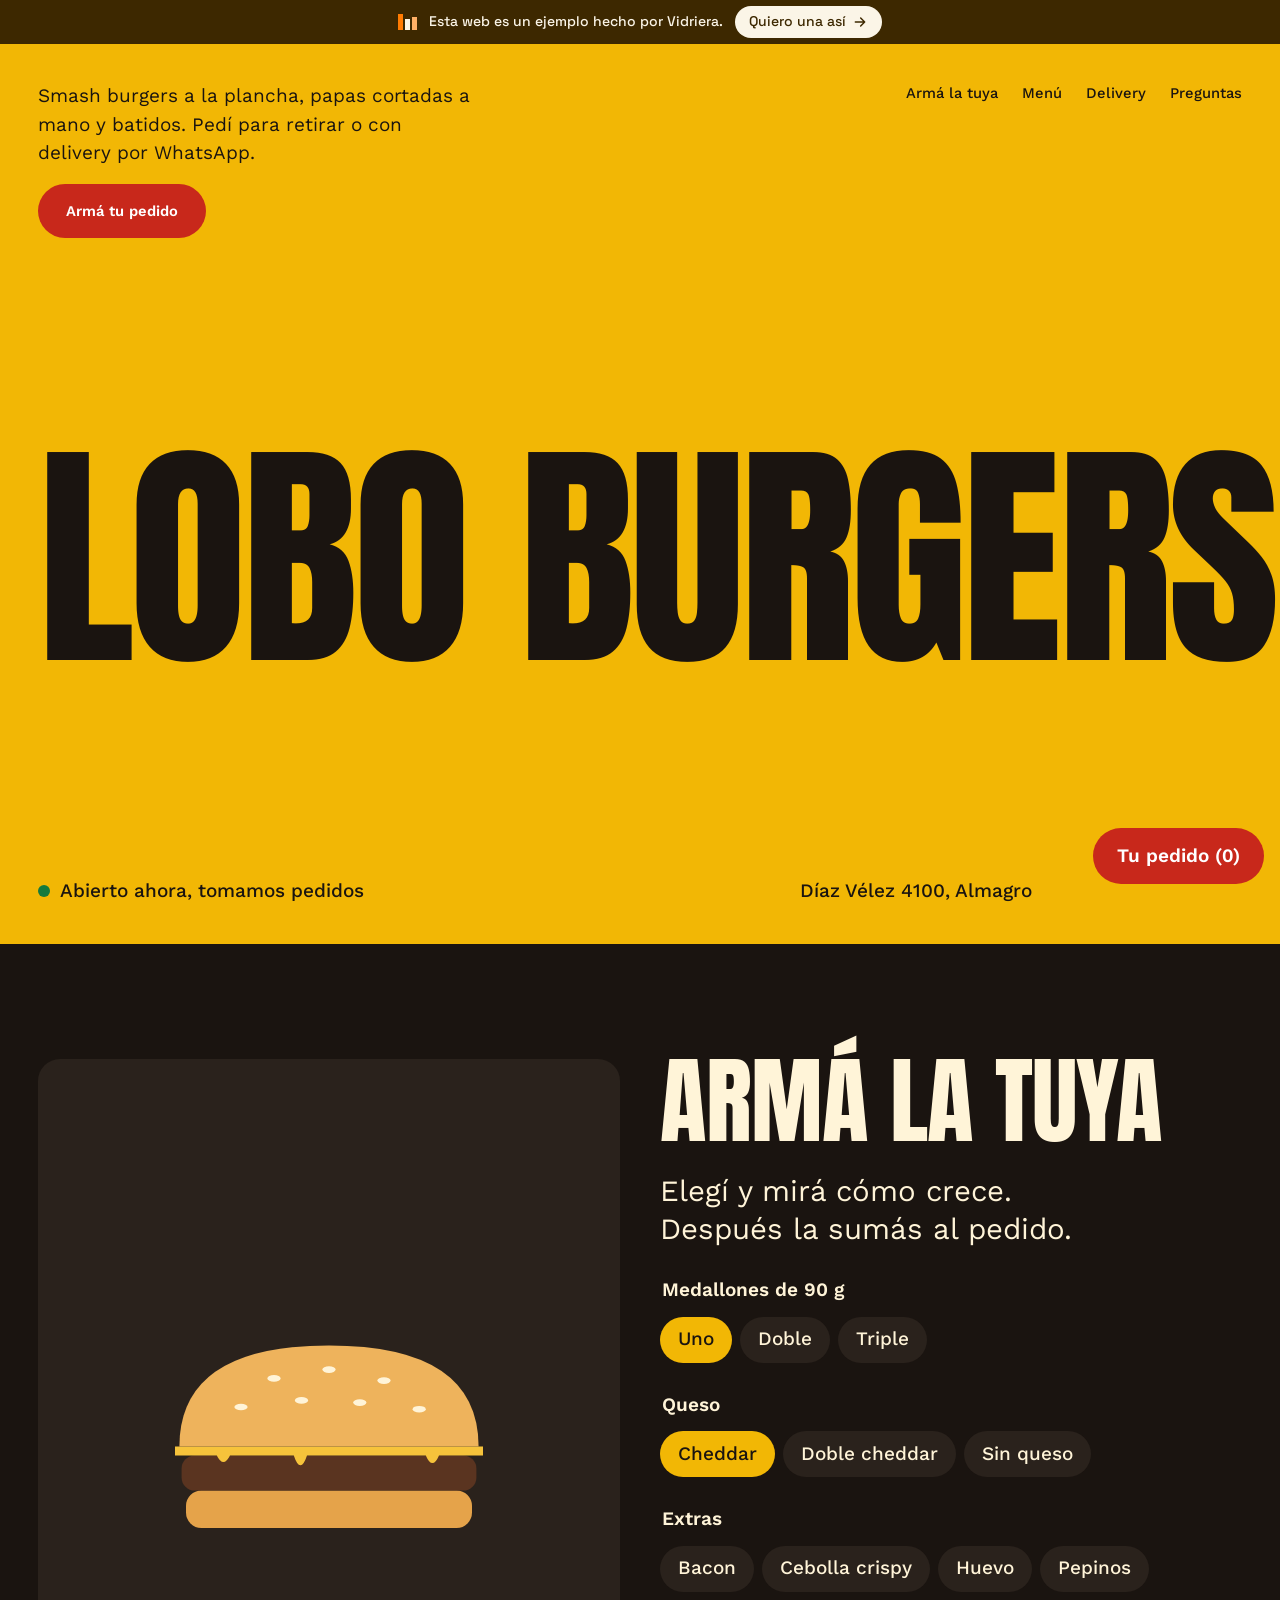
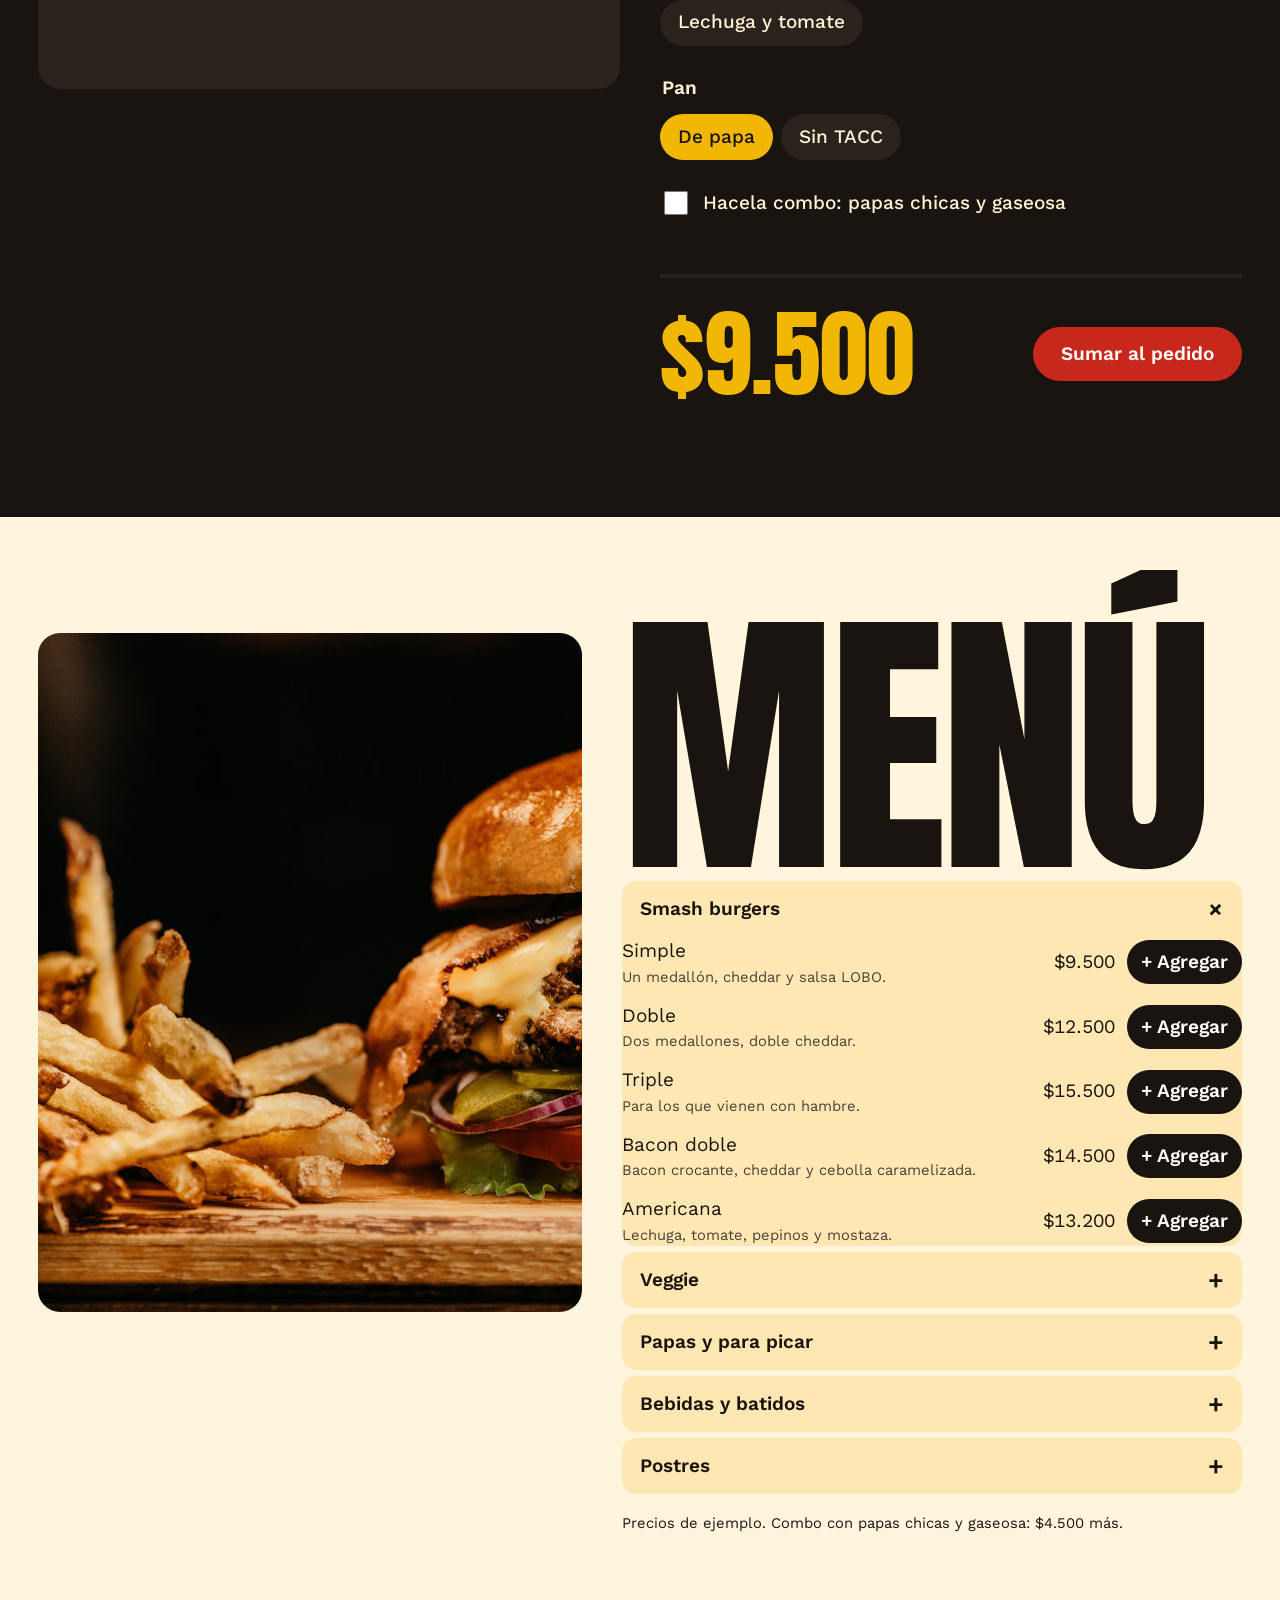
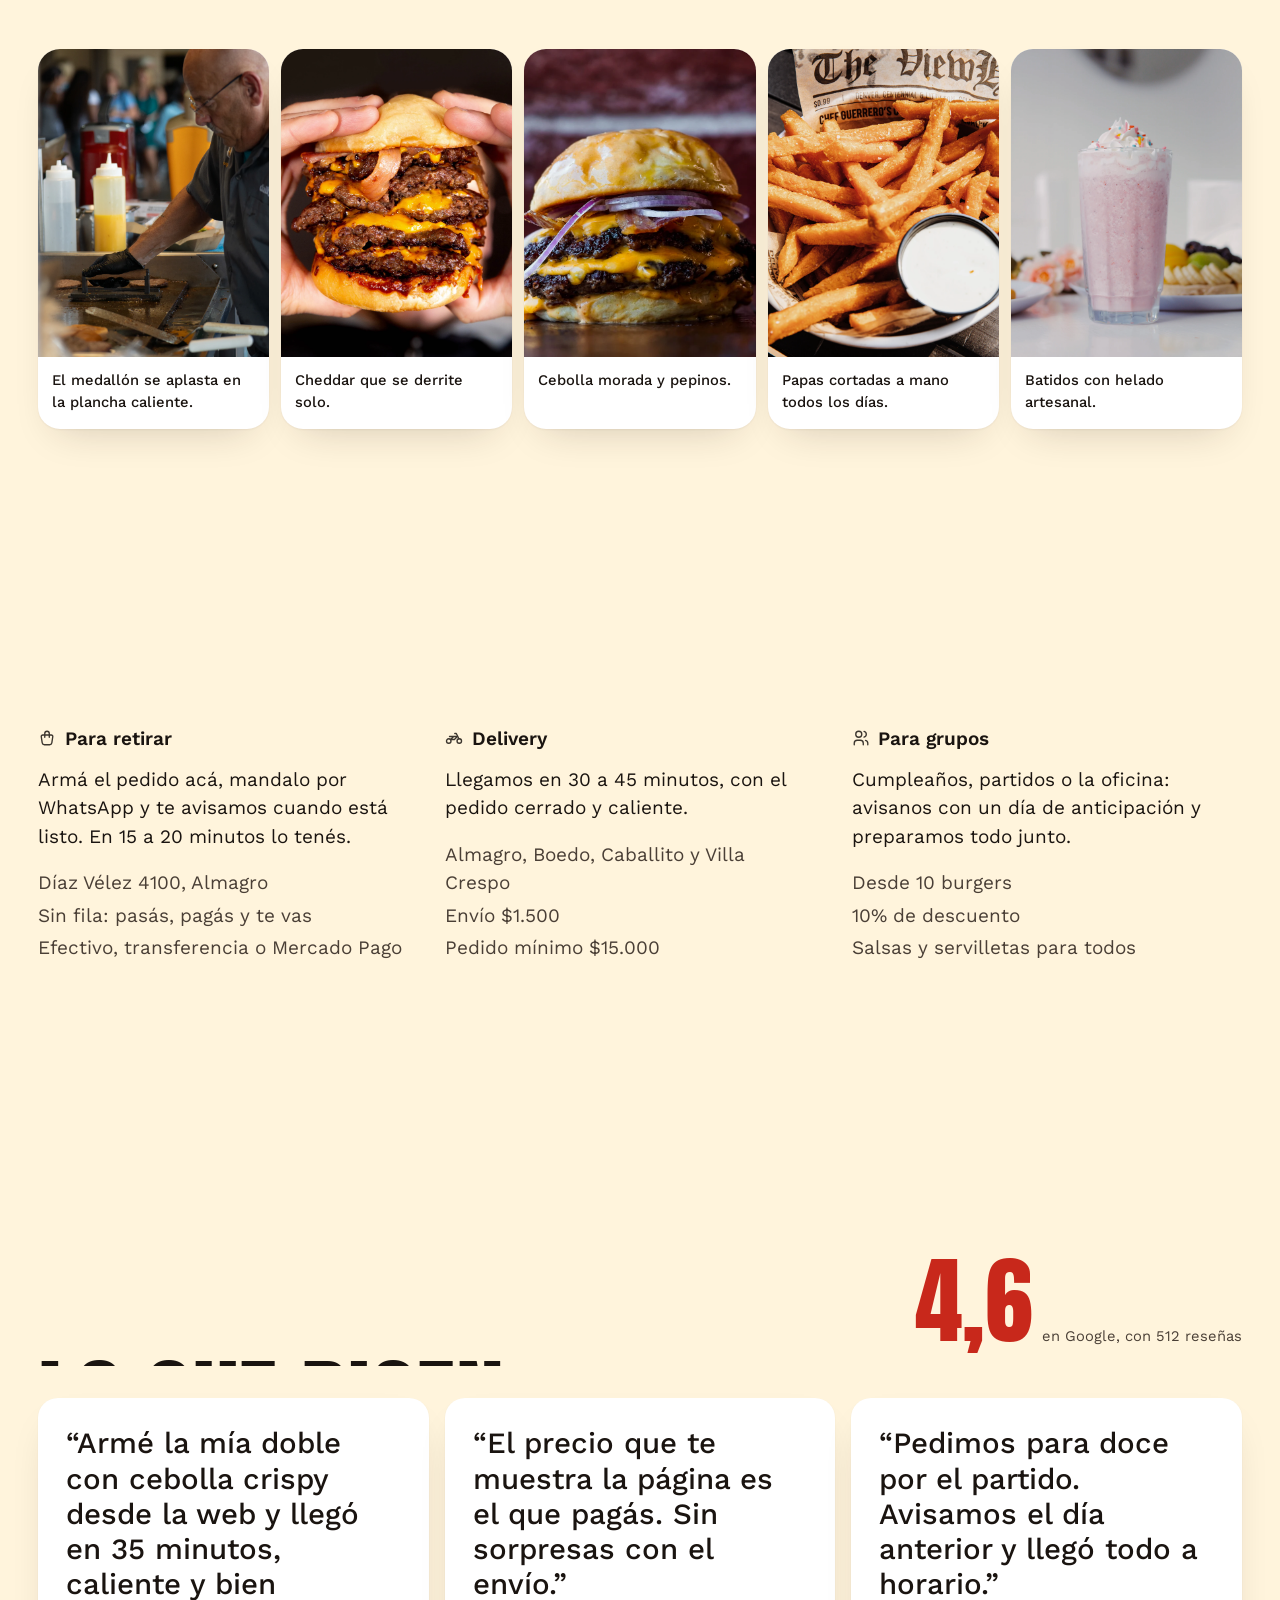
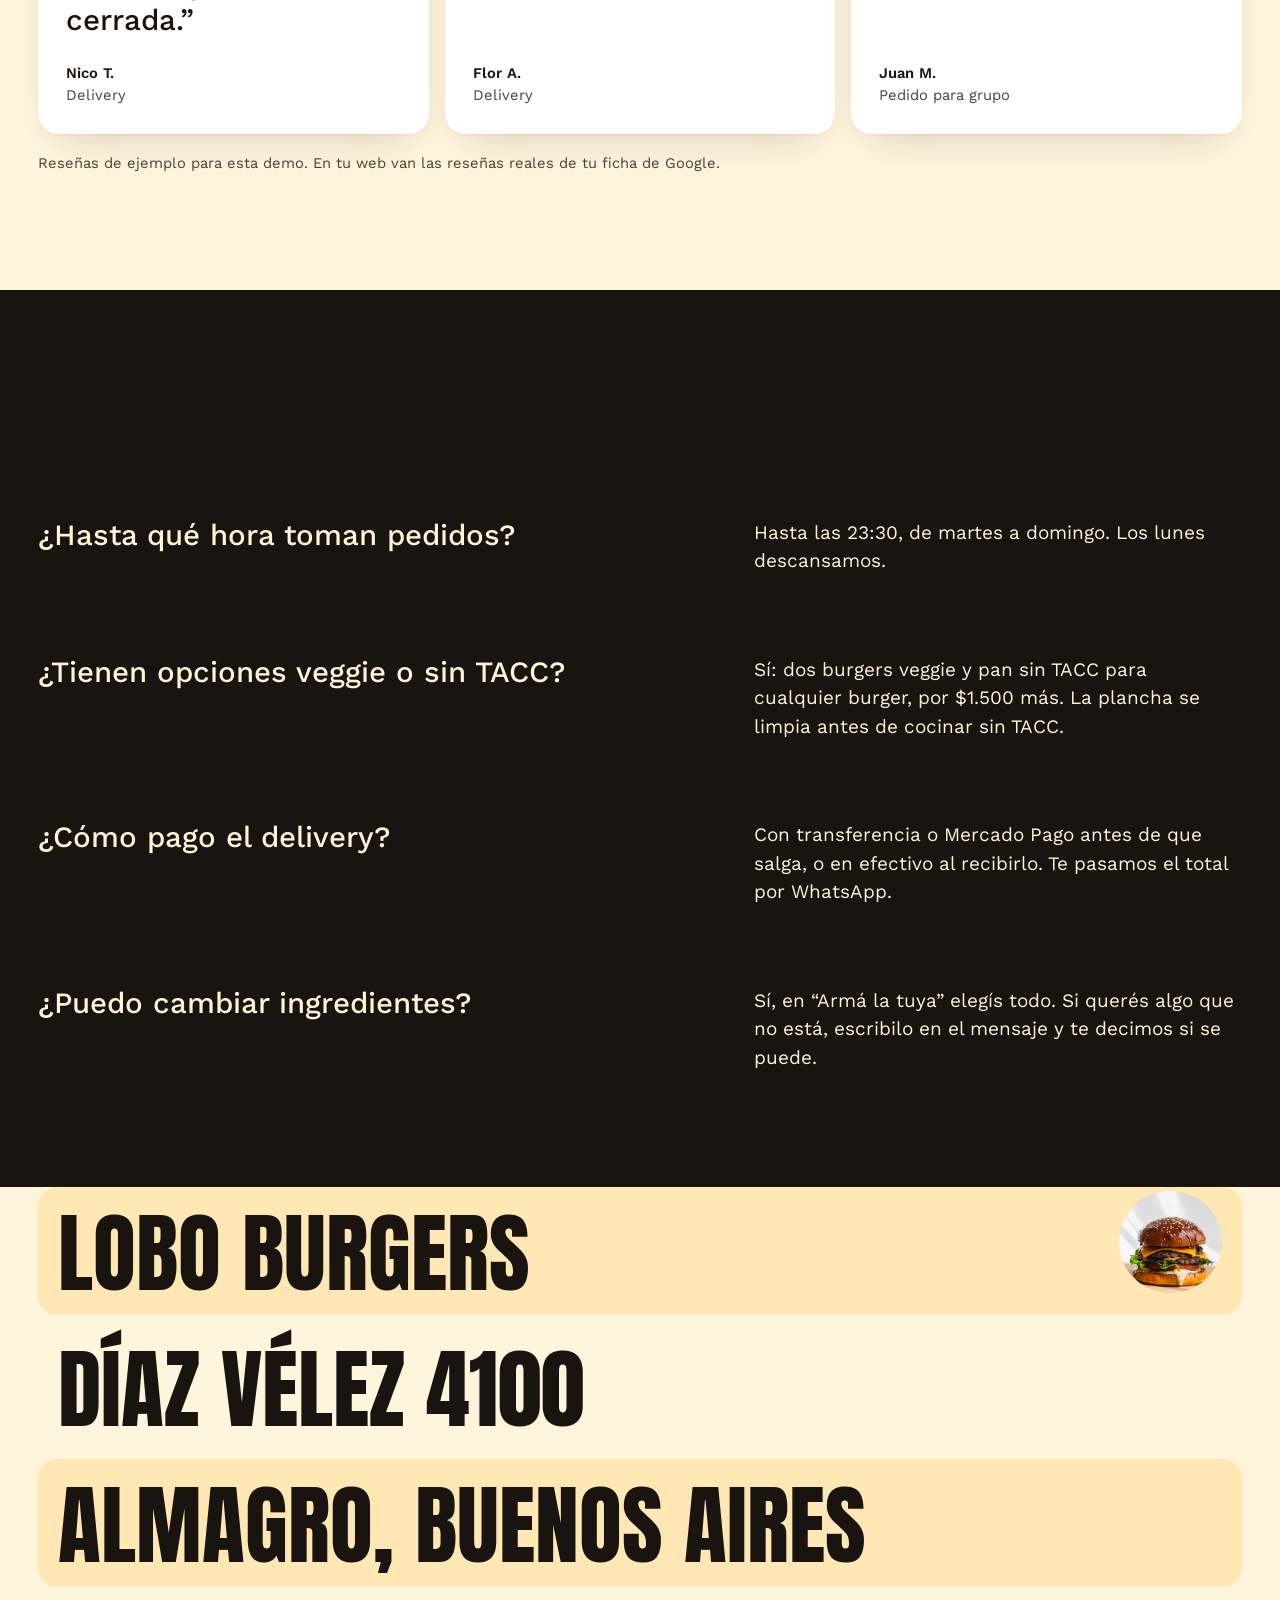
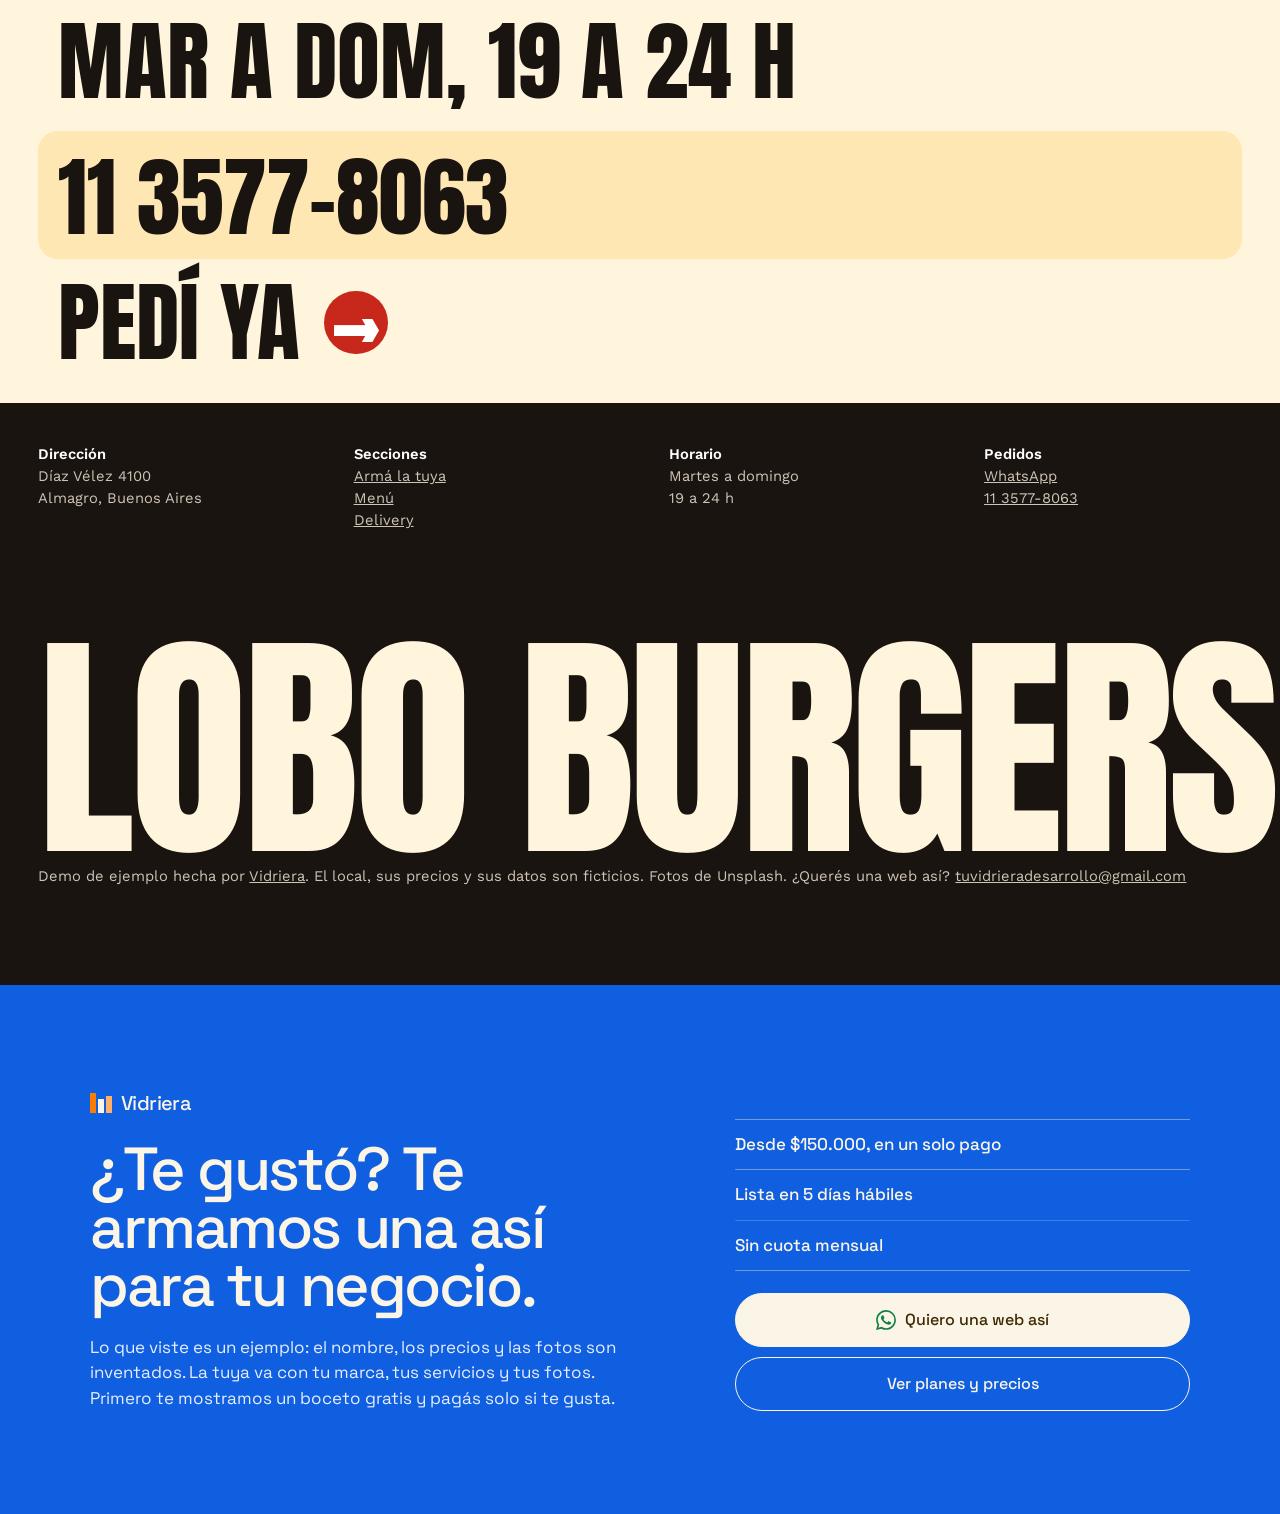
<file: vidriera/demos/hamburgueseria/index.html>
<!doctype html>
<html lang="es-AR">
<head>
  <meta charset="utf-8">
  <meta name="viewport" content="width=device-width, initial-scale=1">
  <title>LOBO Burgers | Smash burgers en Almagro, pedidos por WhatsApp</title>
  <meta name="description" content="Smash burgers a la plancha, papas cortadas a mano y batidos en Almagro. Armá tu burger y pedí para retirar o con delivery por WhatsApp.">
  <meta name="robots" content="noindex">
  <meta name="theme-color" content="#f2b705">
  <meta property="og:title" content="LOBO Burgers | Smash burgers en Almagro">
  <meta property="og:description" content="Armá tu burger y pedí por WhatsApp, para retirar o con delivery.">
  <meta property="og:image" content="https://vidriera.pages.dev/demos/hamburgueseria/img/doble-queso.webp">
  <link rel="icon" href="data:image/svg+xml,%3Csvg xmlns='http://www.w3.org/2000/svg' viewBox='0 0 64 64'%3E%3Crect width='64' height='64' rx='14' fill='%23f2b705'/%3E%3Crect x='10' y='18' width='44' height='12' rx='6' fill='%231a1410'/%3E%3Crect x='10' y='34' width='44' height='6' fill='%23d62e1f'/%3E%3Crect x='10' y='44' width='44' height='8' rx='4' fill='%231a1410'/%3E%3C/svg%3E">
  <link rel="preconnect" href="https://fonts.googleapis.com">
  <link rel="preconnect" href="https://fonts.gstatic.com" crossorigin>
  <link href="https://fonts.googleapis.com/css2?family=Anton&family=Work+Sans:wght@400;500;600&display=swap" rel="stylesheet">
  <script>document.documentElement.classList.add('js')</script>
  <link rel="stylesheet" href="estilos.css">
  <link href="https://fonts.googleapis.com/css2?family=Space+Grotesk:wght@500&display=swap" rel="stylesheet">
  <link rel="stylesheet" href="../../assets/demo-venta.css">
</head>
<body>
<aside class="vd-cinta" aria-label="Sobre este ejemplo">
  <span class="vd-marca" aria-hidden="true"><i></i><i></i><i></i></span>
  <p><span class="vd-largo">Esta web es un ejemplo hecho por Vidriera.</span><span class="vd-corto">Ejemplo de Vidriera</span></p>
  <a href="https://wa.me/5491135778063?text=Hola%2C%20vi%20el%20ejemplo%20de%20la%20hamburgueser%C3%ADa%20y%20quiero%20una%20web%20as%C3%AD%20para%20mi%20negocio." target="_blank" rel="noopener">Quiero una así <svg viewBox="0 0 24 24" fill="none" stroke="currentColor" stroke-width="2.2" stroke-linecap="round" stroke-linejoin="round" aria-hidden="true"><path d="M5 12h14M13 6l6 6-6 6"/></svg></a>
</aside>
<a class="skip" href="#arma">Saltar a armar tu pedido</a>

<main>
  <!-- Portada: el nombre como monumento -->
  <section class="hero" aria-labelledby="titulo">
    <div class="corner tl">
      <p class="hero-sub" data-rise>Smash burgers a la plancha, papas cortadas a mano y batidos. Pedí para retirar o con delivery por WhatsApp.</p>
      <a class="btn" href="#arma" data-rise style="--i:1">Armá tu pedido</a>
    </div>
    <nav class="corner tr" aria-label="Secciones">
      <a href="#arma">Armá la tuya</a>
      <a href="#menu">Menú</a>
      <a href="#como-pedir">Delivery</a>
      <a href="#preguntas">Preguntas</a>
    </nav>
    <h1 id="titulo" class="monument"><span class="sr-only">LOBO Burgers, hamburguesería en Almagro</span><span aria-hidden="true">LOBO BURGERS</span></h1>
    <p class="corner bl"><span data-estado><span class="dot" aria-hidden="true"></span><span data-estado-texto>Martes a domingo de 19 a 24 h</span></span></p>
    <p class="corner br">Díaz Vélez 4100, Almagro</p>
    <img class="hero-photo" src="img/doble-queso.webp" width="1400" height="934" fetchpriority="high" alt="Hamburguesa doble con cheddar derretido sobre una tabla de madera">
  </section>

  <!-- Armá la tuya: la burger se apila mientras elegís -->
  <section id="arma" class="builder" aria-labelledby="arma-titulo">
    <div class="stack-stage" aria-hidden="true">
      <svg class="stack" id="stack" viewBox="0 0 400 420" role="img"></svg>
    </div>
    <form class="builder-form" id="builder">
      <h2 id="arma-titulo" class="h2" data-reveal>Armá la tuya</h2>
      <p class="builder-lead" data-reveal style="--i:1">Elegí y mirá cómo crece. Después la sumás al pedido.</p>

      <fieldset>
        <legend>Medallones de 90 g</legend>
        <div class="chips">
          <label><input type="radio" name="carne" value="1" checked><span>Uno</span></label>
          <label><input type="radio" name="carne" value="2"><span>Doble</span></label>
          <label><input type="radio" name="carne" value="3"><span>Triple</span></label>
        </div>
      </fieldset>
      <fieldset>
        <legend>Queso</legend>
        <div class="chips">
          <label><input type="radio" name="queso" value="cheddar" checked><span>Cheddar</span></label>
          <label><input type="radio" name="queso" value="doble cheddar"><span>Doble cheddar</span></label>
          <label><input type="radio" name="queso" value="sin queso"><span>Sin queso</span></label>
        </div>
      </fieldset>
      <fieldset>
        <legend>Extras</legend>
        <div class="chips">
          <label><input type="checkbox" name="extra" value="bacon"><span>Bacon</span></label>
          <label><input type="checkbox" name="extra" value="cebolla crispy"><span>Cebolla crispy</span></label>
          <label><input type="checkbox" name="extra" value="huevo"><span>Huevo</span></label>
          <label><input type="checkbox" name="extra" value="pepinos"><span>Pepinos</span></label>
          <label><input type="checkbox" name="extra" value="lechuga y tomate"><span>Lechuga y tomate</span></label>
        </div>
      </fieldset>
      <fieldset>
        <legend>Pan</legend>
        <div class="chips">
          <label><input type="radio" name="pan" value="de papa" checked><span>De papa</span></label>
          <label><input type="radio" name="pan" value="sin TACC"><span>Sin TACC</span></label>
        </div>
      </fieldset>
      <label class="combo"><input type="checkbox" id="combo"> <span>Hacela combo: papas chicas y gaseosa</span></label>

      <div class="builder-foot">
        <p class="price nums" id="precio" aria-live="polite">$9.500</p>
        <button class="btn" type="submit">Sumar al pedido</button>
      </div>
    </form>
  </section>

  <!-- Menú: palabra gigante y barras que se abren -->
  <section id="menu" class="menu" aria-labelledby="menu-titulo">
    <img class="menu-photo" src="img/con-papas.webp" width="1400" height="934" loading="lazy" alt="Hamburguesa con cheddar y papas fritas sobre una tabla">
    <div class="menu-col">
      <h2 id="menu-titulo" class="giant" data-reveal>Menú</h2>
      <details open>
        <summary>Smash burgers</summary>
        <ul class="items" role="list">
          <li data-item="Simple" data-precio="9500"><span>Simple<small>Un medallón, cheddar y salsa LOBO.</small></span><span class="nums">$9.500</span></li>
          <li data-item="Doble" data-precio="12500"><span>Doble<small>Dos medallones, doble cheddar.</small></span><span class="nums">$12.500</span></li>
          <li data-item="Triple" data-precio="15500"><span>Triple<small>Para los que vienen con hambre.</small></span><span class="nums">$15.500</span></li>
          <li data-item="Bacon doble" data-precio="14500"><span>Bacon doble<small>Bacon crocante, cheddar y cebolla caramelizada.</small></span><span class="nums">$14.500</span></li>
          <li data-item="Americana" data-precio="13200"><span>Americana<small>Lechuga, tomate, pepinos y mostaza.</small></span><span class="nums">$13.200</span></li>
        </ul>
      </details>
      <details>
        <summary>Veggie</summary>
        <ul class="items" role="list">
          <li data-item="NotBurger doble" data-precio="13500"><span>NotBurger doble<small>Medallón vegetal, cheddar y pepinos.</small></span><span class="nums">$13.500</span></li>
          <li data-item="Hongos y provolone" data-precio="12900"><span>Hongos y provolone<small>Medallón de lentejas, hongos salteados y provolone.</small></span><span class="nums">$12.900</span></li>
        </ul>
      </details>
      <details>
        <summary>Papas y para picar</summary>
        <ul class="items" role="list">
          <li data-item="Papas chicas" data-precio="4200"><span>Papas chicas</span><span class="nums">$4.200</span></li>
          <li data-item="Papas grandes" data-precio="5800"><span>Papas grandes</span><span class="nums">$5.800</span></li>
          <li data-item="Papas con cheddar y bacon" data-precio="7200"><span>Papas con cheddar y bacon</span><span class="nums">$7.200</span></li>
          <li data-item="Aros de cebolla" data-precio="5500"><span>Aros de cebolla</span><span class="nums">$5.500</span></li>
        </ul>
      </details>
      <details>
        <summary>Bebidas y batidos</summary>
        <ul class="items" role="list">
          <li data-item="Gaseosa en lata" data-precio="2500"><span>Gaseosa en lata</span><span class="nums">$2.500</span></li>
          <li data-item="Agua sin gas" data-precio="2000"><span>Agua sin gas</span><span class="nums">$2.000</span></li>
          <li data-item="Batido de frutilla" data-precio="6500"><span>Batido de frutilla</span><span class="nums">$6.500</span></li>
          <li data-item="Batido de dulce de leche" data-precio="6800"><span>Batido de dulce de leche</span><span class="nums">$6.800</span></li>
        </ul>
      </details>
      <details>
        <summary>Postres</summary>
        <ul class="items" role="list">
          <li data-item="Brownie con helado" data-precio="6200"><span>Brownie con helado</span><span class="nums">$6.200</span></li>
          <li data-item="Cookie de chocolate" data-precio="2800"><span>Cookie de chocolate</span><span class="nums">$2.800</span></li>
        </ul>
      </details>
      <p class="menu-note">Precios de ejemplo. Combo con papas chicas y gaseosa: $4.500 más.</p>
    </div>
  </section>

  <!-- Fotos de la plancha -->
  <section class="strip" aria-labelledby="plancha-titulo">
    <h2 id="plancha-titulo" class="sr-only">De la plancha</h2>
    <figure data-reveal style="--i:0"><img src="img/plancha.webp" width="1400" height="934" loading="lazy" alt="Cocinero aplastando medallones en la plancha"><figcaption>El medallón se aplasta en la plancha caliente.</figcaption></figure>
    <figure data-reveal style="--i:1"><img src="img/cheese.webp" width="1400" height="934" loading="lazy" alt="Hamburguesa de cuatro medallones con cheddar"><figcaption>Cheddar que se derrite solo.</figcaption></figure>
    <figure data-reveal style="--i:2"><img src="img/cebolla.webp" width="1400" height="934" loading="lazy" alt="Hamburguesa doble con cebolla morada"><figcaption>Cebolla morada y pepinos.</figcaption></figure>
    <figure data-reveal style="--i:3"><img src="img/papas.webp" width="1400" height="934" loading="lazy" alt="Papas fritas con salsa para mojar"><figcaption>Papas cortadas a mano todos los días.</figcaption></figure>
    <figure data-reveal style="--i:4"><img src="img/batido.webp" width="1400" height="934" loading="lazy" alt="Batido de frutilla con crema"><figcaption>Batidos con helado artesanal.</figcaption></figure>
  </section>

  <!-- Cómo pedir -->
  <section id="como-pedir" class="howto" aria-labelledby="como-titulo">
    <h2 id="como-titulo" class="howto-title" data-reveal>Cómo pedir</h2>
    <div class="howto-cols">
      <div data-reveal style="--i:0"><h3><svg class="vd-ic" viewBox="0 0 24 24" aria-hidden="true"><path d="M6.331 8h11.339a2 2 0 0 1 1.977 2.304l-1.255 8.152a3 3 0 0 1 -2.966 2.544h-6.852a3 3 0 0 1 -2.965 -2.544l-1.255 -8.152a2 2 0 0 1 1.977 -2.304z"/><path d="M9 11v-5a3 3 0 0 1 6 0v5"/></svg>Para retirar</h3><p>Armá el pedido acá, mandalo por WhatsApp y te avisamos cuando está listo. En 15 a 20 minutos lo tenés.</p><ul role="list"><li>Díaz Vélez 4100, Almagro</li><li>Sin fila: pasás, pagás y te vas</li><li>Efectivo, transferencia o Mercado Pago</li></ul></div>
      <div data-reveal style="--i:1"><h3><svg class="vd-ic" viewBox="0 0 24 24" aria-hidden="true"><path d="M5 16m-3 0a3 3 0 1 0 6 0a3 3 0 1 0 -6 0"/><path d="M19 16m-3 0a3 3 0 1 0 6 0a3 3 0 1 0 -6 0"/><path d="M7.5 14h5l4 -4h-10.5m1.5 4l4 -4"/><path d="M13 6h2l1.5 3l2 4"/></svg>Delivery</h3><p>Llegamos en 30 a 45 minutos, con el pedido cerrado y caliente.</p><ul role="list"><li>Almagro, Boedo, Caballito y Villa Crespo</li><li>Envío $1.500</li><li>Pedido mínimo $15.000</li></ul></div>
      <div data-reveal style="--i:2"><h3><svg class="vd-ic" viewBox="0 0 24 24" aria-hidden="true"><path d="M9 7m-4 0a4 4 0 1 0 8 0a4 4 0 1 0 -8 0"/><path d="M3 21v-2a4 4 0 0 1 4 -4h4a4 4 0 0 1 4 4v2"/><path d="M16 3.13a4 4 0 0 1 0 7.75"/><path d="M21 21v-2a4 4 0 0 0 -3 -3.85"/></svg>Para grupos</h3><p>Cumpleaños, partidos o la oficina: avisanos con un día de anticipación y preparamos todo junto.</p><ul role="list"><li>Desde 10 burgers</li><li>10% de descuento</li><li>Salsas y servilletas para todos</li></ul></div>
    </div>
  </section>

  <!-- Reseñas -->
  <section id="resenas" class="rs" aria-labelledby="rs-titulo">
    <div class="rs-head">
      <h2 id="rs-titulo" class="rs-title" data-reveal>Lo que dicen</h2>
      <p class="rs-score" data-reveal><strong>4,6</strong><span>en Google, con 512 reseñas</span></p>
    </div>
    <ul class="rs-grid" role="list">
      <li class="rs-item" data-reveal><blockquote>“Armé la mía doble con cebolla crispy desde la web y llegó en 35 minutos, caliente y bien cerrada.”</blockquote><p class="rs-who">Nico T. <span>Delivery</span></p></li>
      <li class="rs-item" data-reveal style="--i:1"><blockquote>“El precio que te muestra la página es el que pagás. Sin sorpresas con el envío.”</blockquote><p class="rs-who">Flor A. <span>Delivery</span></p></li>
      <li class="rs-item" data-reveal style="--i:2"><blockquote>“Pedimos para doce por el partido. Avisamos el día anterior y llegó todo a horario.”</blockquote><p class="rs-who">Juan M. <span>Pedido para grupo</span></p></li>
    </ul>
    <p class="rs-note">Reseñas de ejemplo para esta demo. En tu web van las reseñas reales de tu ficha de Google.</p>
  </section>

  <!-- Preguntas -->
  <section id="preguntas" class="faq" aria-labelledby="preguntas-titulo">
    <h2 id="preguntas-titulo" class="faq-head" data-reveal>Preguntas</h2><span></span>
    <h3 class="q">¿Hasta qué hora toman pedidos?</h3><p class="a">Hasta las 23:30, de martes a domingo. Los lunes descansamos.</p>
    <h3 class="q">¿Tienen opciones veggie o sin TACC?</h3><p class="a">Sí: dos burgers veggie y pan sin TACC para cualquier burger, por $1.500 más. La plancha se limpia antes de cocinar sin TACC.</p>
    <h3 class="q">¿Cómo pago el delivery?</h3><p class="a">Con transferencia o Mercado Pago antes de que salga, o en efectivo al recibirlo. Te pasamos el total por WhatsApp.</p>
    <h3 class="q">¿Puedo cambiar ingredientes?</h3><p class="a">Sí, en “Armá la tuya” elegís todo. Si querés algo que no está, escribilo en el mensaje y te decimos si se puede.</p>
  </section>

  <!-- Contacto en filas grandes -->
  <section class="address" aria-labelledby="direccion-titulo">
    <h2 id="direccion-titulo" class="sr-only">Dirección y horarios</h2>
    <p class="row row-first">LOBO Burgers <img class="row-photo" src="img/tabla.webp" width="1400" height="934" loading="lazy" alt="Hamburguesa con sésamo sobre una tabla"></p>
    <a class="row" href="https://www.google.com/maps/search/?api=1&query=Diaz+Velez+4100+Almagro+Buenos+Aires" target="_blank" rel="noopener">Díaz Vélez 4100</a>
    <p class="row">Almagro, Buenos Aires</p>
    <p class="row">Mar a Dom, 19 a 24 h</p>
    <a class="row" href="tel:+541135778063">11 3577-8063</a>
    <p class="row row-go">Pedí ya <a class="go" href="https://wa.me/5491135778063" data-wa="Hola, quiero hacer un pedido." aria-label="Pedir por WhatsApp">→</a></p>
  </section>
</main>

<footer class="footer">
  <div class="footer-cols">
    <ul role="list"><li>Dirección</li><li>Díaz Vélez 4100</li><li>Almagro, Buenos Aires</li></ul>
    <ul role="list"><li>Secciones</li><li><a href="#arma">Armá la tuya</a></li><li><a href="#menu">Menú</a></li><li><a href="#como-pedir">Delivery</a></li></ul>
    <ul role="list"><li>Horario</li><li>Martes a domingo</li><li>19 a 24 h</li></ul>
    <ul role="list"><li>Pedidos</li><li><a href="https://wa.me/5491135778063" data-wa="Hola, quiero hacer un pedido.">WhatsApp</a></li><li><a href="tel:+541135778063">11 3577-8063</a></li></ul>
  </div>
  <p class="wordmark" aria-hidden="true">LOBO BURGERS</p>
  <p class="legal">Demo de ejemplo hecha por <a href="../../index.html">Vidriera</a>. El local, sus precios y sus datos son ficticios. Fotos de Unsplash. ¿Querés una web así? <a href="mailto:tuvidrieradesarrollo@gmail.com">tuvidrieradesarrollo@gmail.com</a></p>
</footer>
<section class="vd-cierre" aria-labelledby="vd-titulo">
  <div class="vd-cierre-in">
    <div>
      <p class="vd-logo"><span class="vd-marca" aria-hidden="true"><i></i><i></i><i></i></span>Vidriera</p>
      <h2 id="vd-titulo">¿Te gustó? Te armamos una así para tu negocio.</h2>
      <p class="vd-texto">Lo que viste es un ejemplo: el nombre, los precios y las fotos son inventados. La tuya va con tu marca, tus servicios y tus fotos. Primero te mostramos un boceto gratis y pagás solo si te gusta.</p>
    </div>
    <div class="vd-lado">
      <ul class="vd-datos">
        <li>Desde $150.000, en un solo pago</li>
        <li>Lista en 5 días hábiles</li>
        <li>Sin cuota mensual</li>
      </ul>
      <div class="vd-botones">
        <a class="vd-btn" href="https://wa.me/5491135778063?text=Hola%2C%20vi%20el%20ejemplo%20de%20la%20hamburgueser%C3%ADa%20y%20quiero%20una%20web%20as%C3%AD%20para%20mi%20negocio." target="_blank" rel="noopener"><svg viewBox="0 0 24 24" aria-hidden="true"><path fill="currentColor" d="M17.47 14.38c-.3-.15-1.76-.87-2.03-.97-.27-.1-.47-.15-.67.15-.2.3-.77.97-.94 1.16-.17.2-.35.22-.64.08-.3-.15-1.26-.46-2.39-1.48-.88-.79-1.48-1.76-1.65-2.06-.17-.3-.02-.46.13-.6.13-.14.3-.35.45-.52.15-.17.2-.3.3-.5.1-.2.05-.37-.03-.52-.07-.15-.67-1.61-.92-2.2-.24-.58-.49-.5-.67-.51h-.57c-.2 0-.52.07-.79.37-.27.3-1.04 1.02-1.04 2.48s1.07 2.88 1.21 3.07c.15.2 2.1 3.2 5.08 4.49.71.3 1.26.49 1.7.62.71.23 1.36.2 1.87.12.57-.08 1.76-.72 2-1.41.25-.7.25-1.29.18-1.41-.08-.13-.28-.2-.57-.35m-5.42 7.4h-.01a9.87 9.87 0 0 1-5.03-1.38l-.36-.21-3.74.98 1-3.65-.24-.37a9.86 9.86 0 0 1-1.51-5.26c0-5.45 4.44-9.88 9.89-9.88 2.64 0 5.12 1.03 6.99 2.9a9.82 9.82 0 0 1 2.89 6.99c0 5.45-4.44 9.88-9.88 9.88m8.41-18.3A11.82 11.82 0 0 0 12.05 0C5.5 0 .16 5.34.16 11.89c0 2.1.55 4.14 1.59 5.95L.06 24l6.3-1.65a11.88 11.88 0 0 0 5.68 1.45h.01c6.55 0 11.89-5.34 11.89-11.89a11.82 11.82 0 0 0-3.48-8.41z"/></svg>Quiero una web así</a>
        <a class="vd-btn vd-btn-linea" href="../../index.html#precios">Ver planes y precios</a>
      </div>
    </div>
  </div>
</section>


<!-- El pedido: un botón fijo que abre el detalle -->
<button class="cart-btn" type="button" id="cart-btn" aria-expanded="false" aria-controls="cart">Tu pedido <span class="nums" id="cart-count">(0)</span></button>
<aside class="cart" id="cart" aria-labelledby="cart-titulo" hidden>
  <div class="cart-head"><h2 id="cart-titulo">Tu pedido</h2><button type="button" class="cart-close" id="cart-close" aria-label="Cerrar el pedido">×</button></div>
  <p class="cart-empty" id="cart-empty">Todavía no sumaste nada. Armá tu burger o agregá algo del menú.</p>
  <ul class="cart-list" id="cart-list" role="list"></ul>
  <div class="cart-form" id="cart-form" hidden>
    <p class="cart-total">Total <strong class="nums" id="cart-total">$0</strong></p>
    <fieldset class="chips">
      <legend class="sr-only">Entrega</legend>
      <label><input type="radio" name="entrega" value="retiro" checked><span>Retiro</span></label>
      <label><input type="radio" name="entrega" value="delivery"><span>Delivery</span></label>
    </fieldset>
    <label class="cart-label" for="direccion" id="direccion-label" hidden>Dirección de entrega</label>
    <input class="field" id="direccion" type="text" autocomplete="street-address" placeholder="Calle, número y depto" hidden>
    <label class="cart-label" for="c-nombre">Tu nombre</label>
    <input class="field" id="c-nombre" type="text" autocomplete="given-name" placeholder="Para el pedido">
    <a class="btn btn-block" id="cart-send" href="https://wa.me/5491135778063" target="_blank" rel="noopener">Mandar pedido por WhatsApp</a>
  </div>
</aside>

<script src="app.js" defer></script>
<script src="../../assets/demo-efectos.js" defer></script>
</body>
</html>
</file>
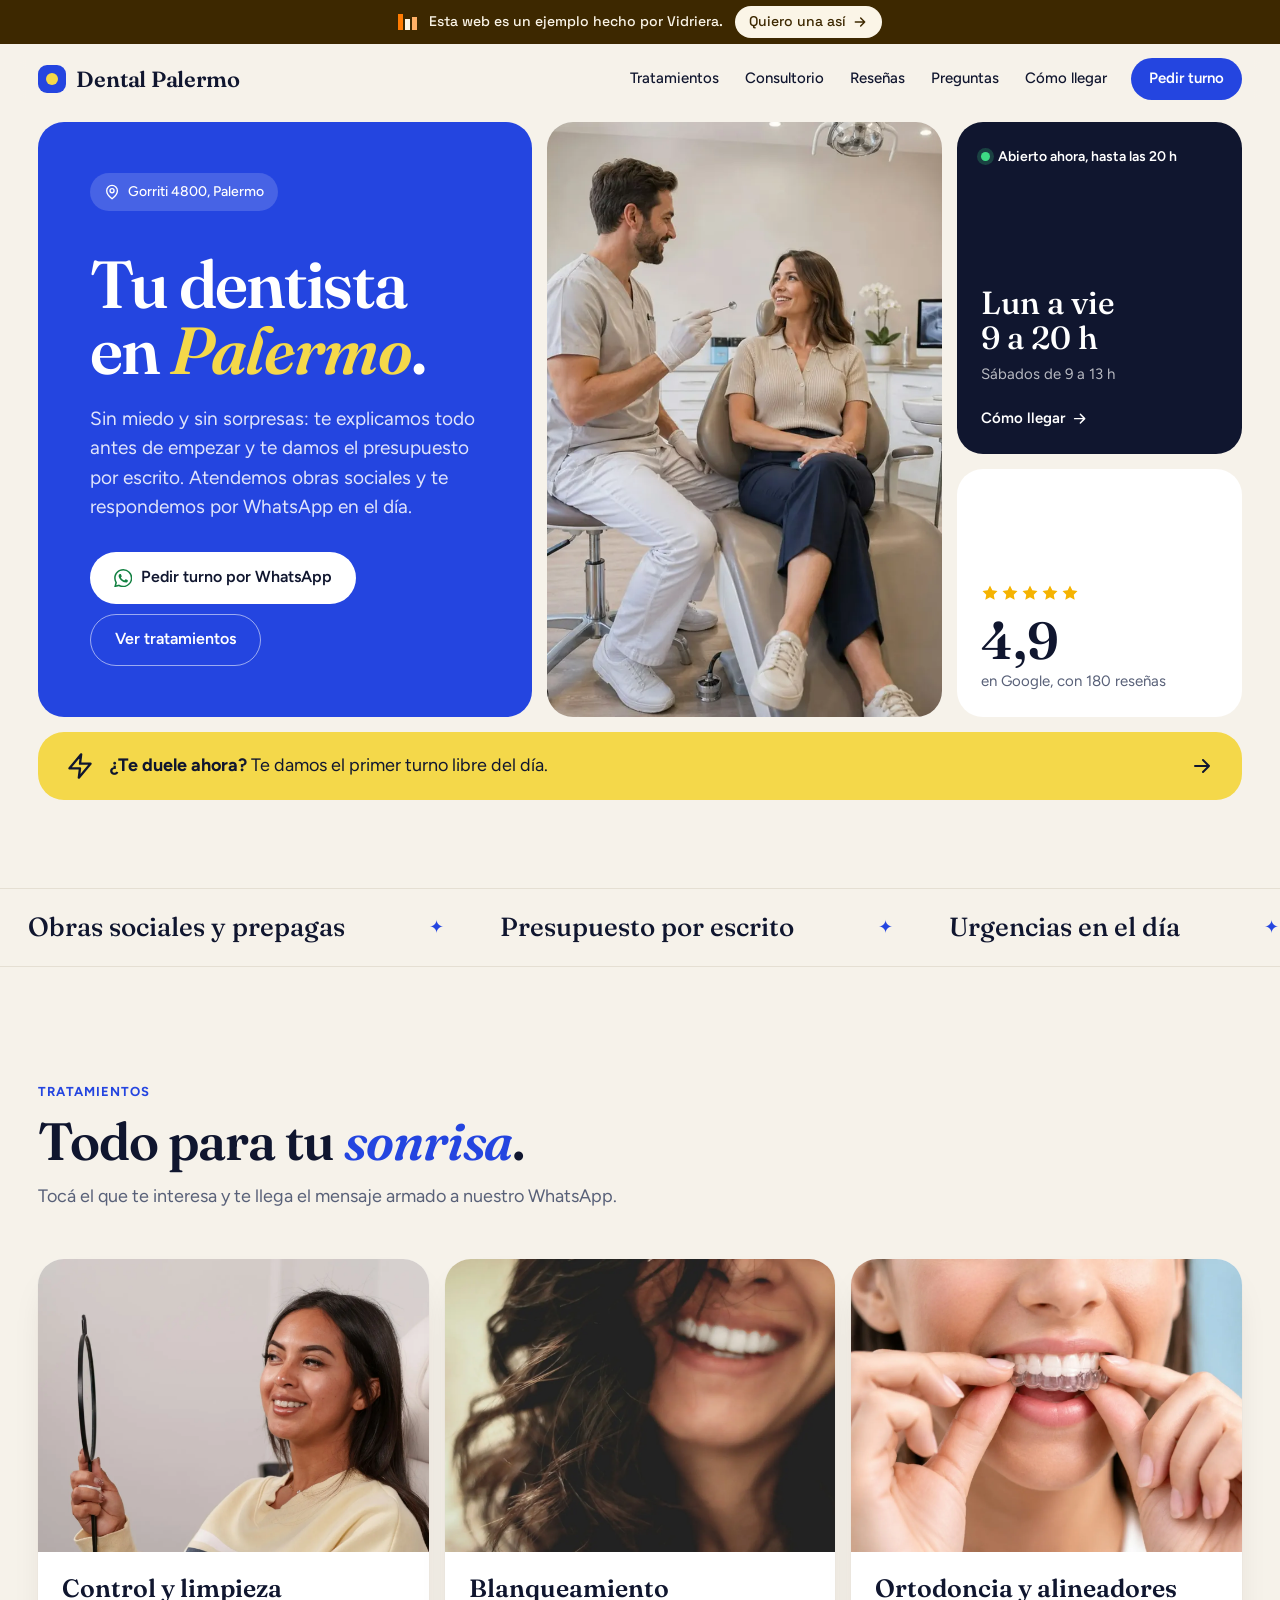
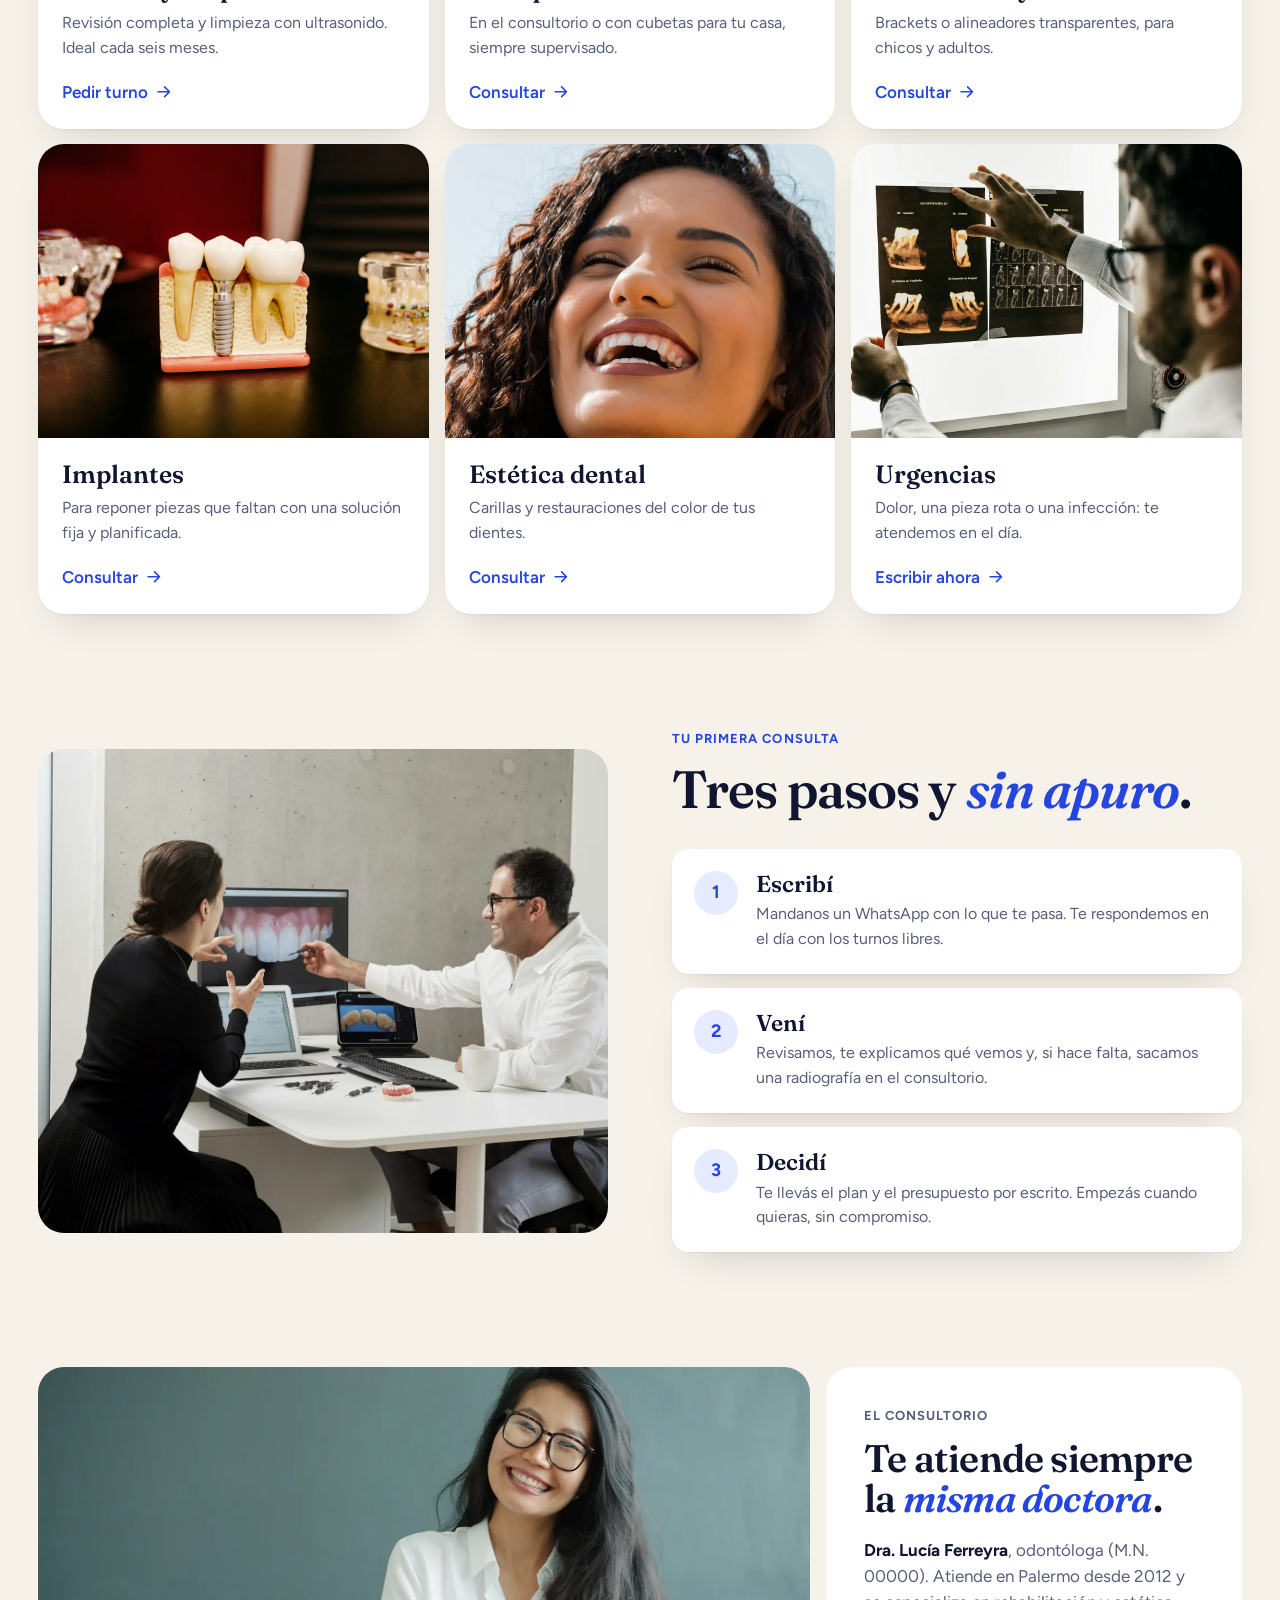
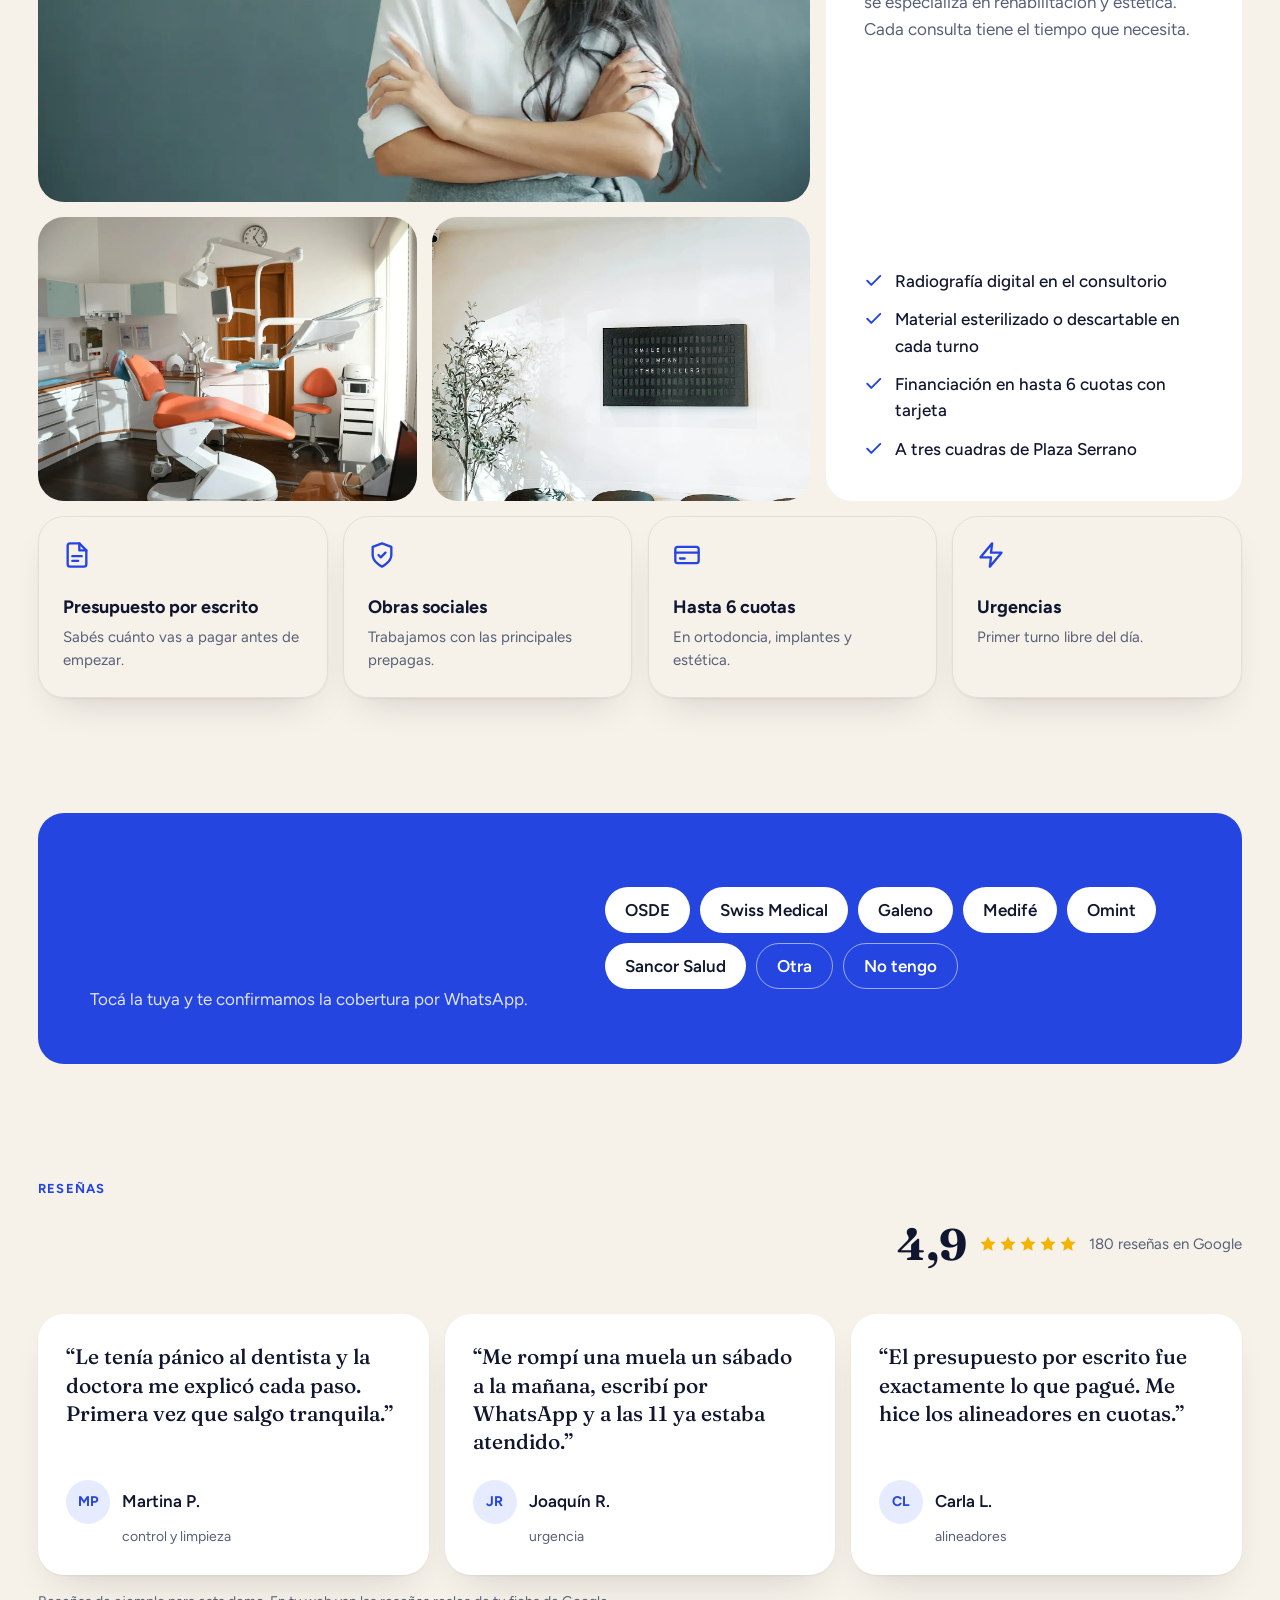
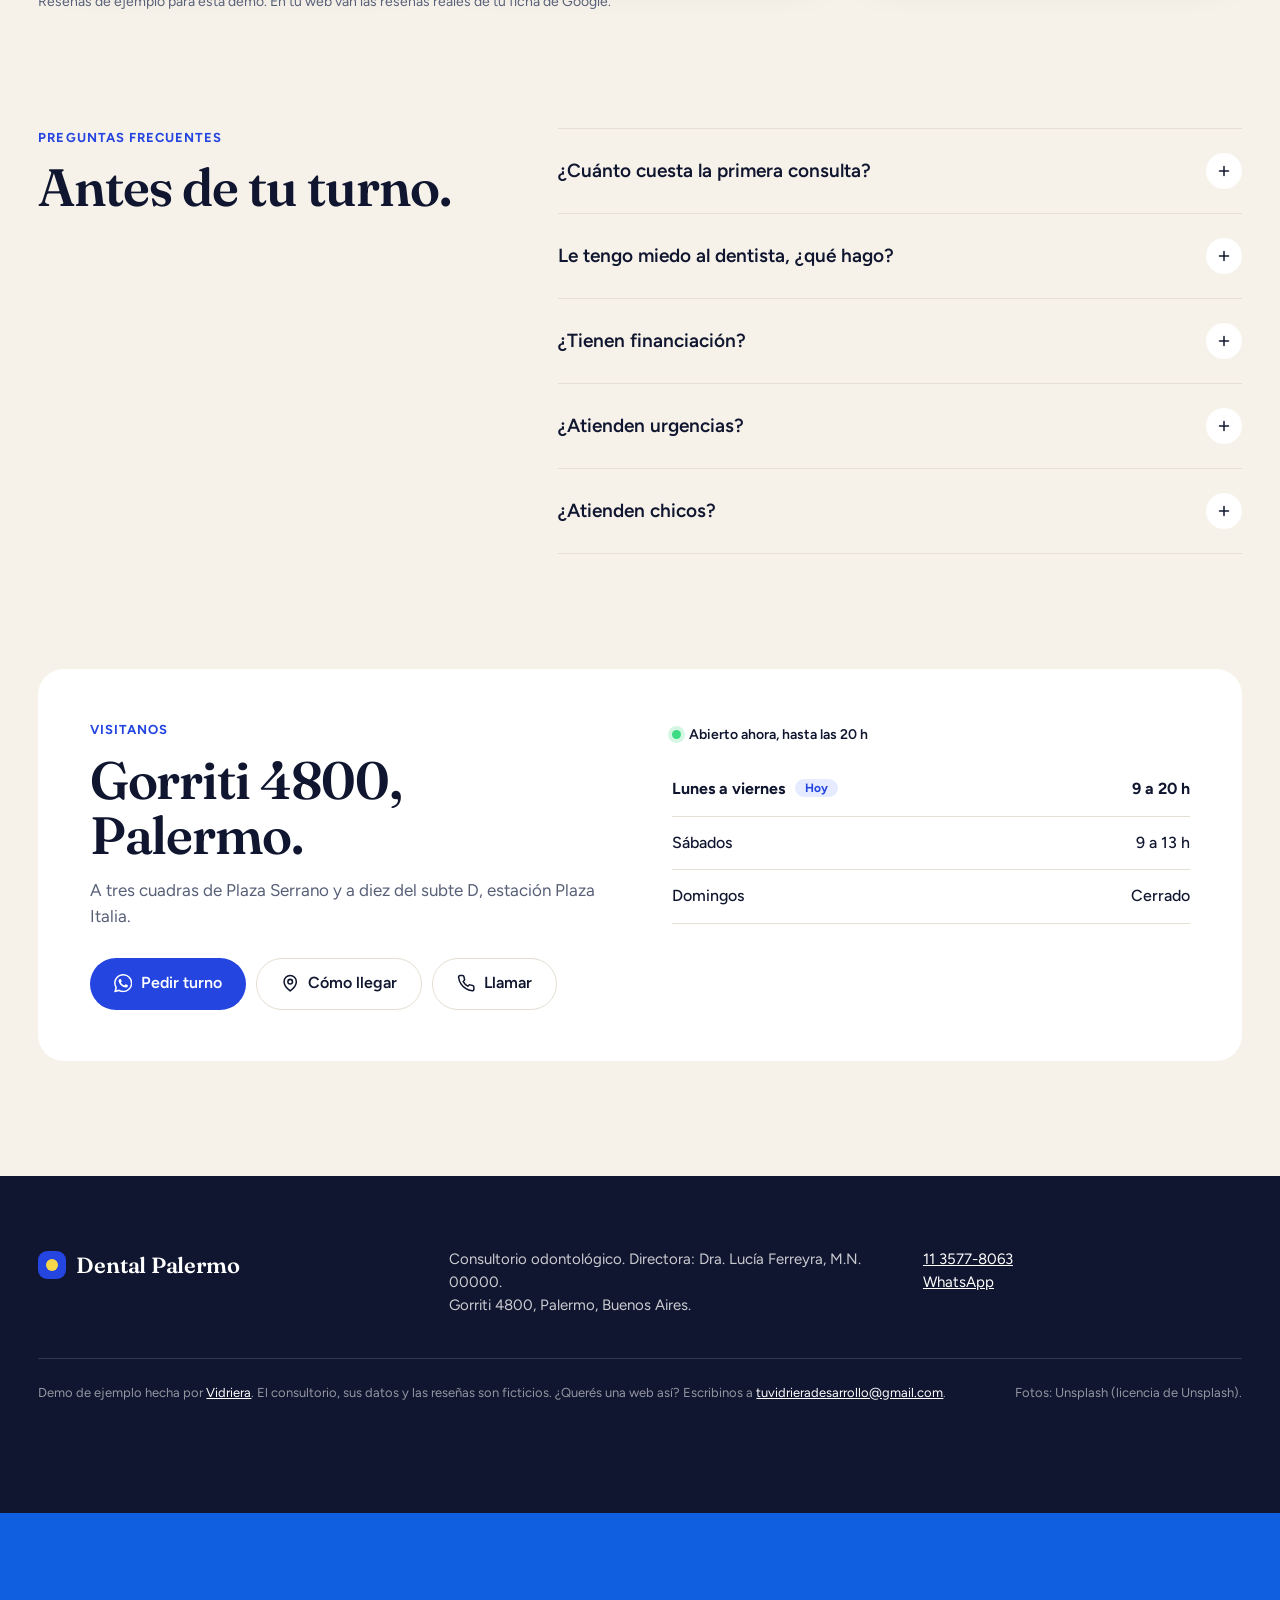
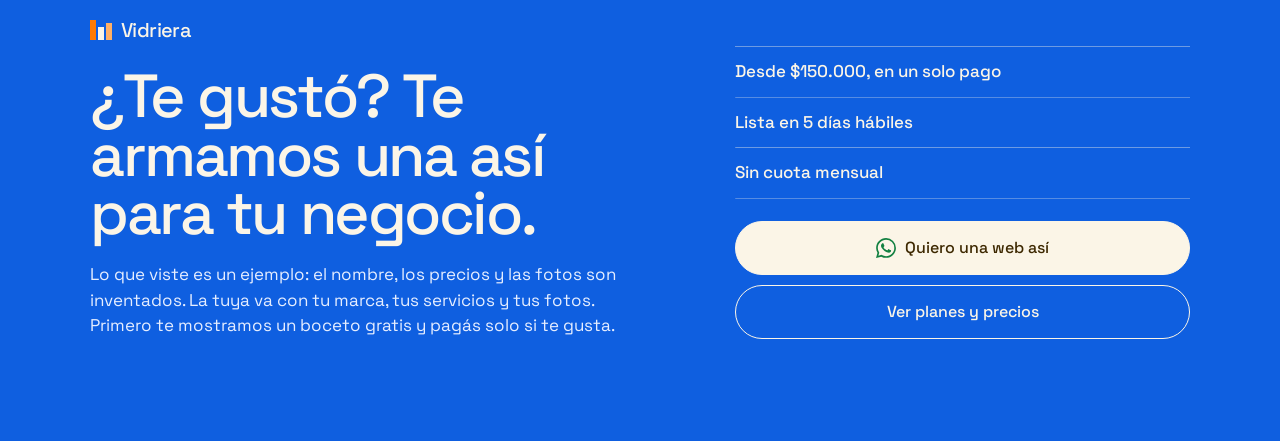
<file: vidriera/demos/odontologia/index.html>
<!doctype html>
<html lang="es-AR">
<head>
  <meta charset="utf-8">
  <meta name="viewport" content="width=device-width, initial-scale=1">
  <title>Dental Palermo | Dentista en Palermo, turnos por WhatsApp</title>
  <meta name="description" content="Consultorio odontológico en Palermo. Presupuesto por escrito, obras sociales y prepagas, urgencias en el día. Pedí tu turno por WhatsApp.">
  <meta name="robots" content="noindex">
  <meta name="theme-color" content="#f6f2ea">
  <meta property="og:title" content="Dental Palermo | Tu dentista en Palermo">
  <meta property="og:description" content="Turnos por WhatsApp en el día, presupuesto por escrito y obras sociales.">
  <meta property="og:type" content="website">
  <meta property="og:locale" content="es_AR">
  <meta property="og:url" content="https://vidriera.pages.dev/demos/odontologia/">
  <meta property="og:image" content="https://vidriera.pages.dev/demos/odontologia/img/og.jpg">
  <meta property="og:image:width" content="1200">
  <meta property="og:image:height" content="630">
  <meta property="og:image:alt" content="Dentista charlando con una paciente en el consultorio">
  <meta name="twitter:card" content="summary_large_image">
  <link rel="canonical" href="https://vidriera.pages.dev/demos/odontologia/">
  <link rel="icon" href="data:image/svg+xml,%3Csvg xmlns='http://www.w3.org/2000/svg' viewBox='0 0 64 64'%3E%3Crect width='64' height='64' rx='16' fill='%232445e0'/%3E%3Cpath d='M20 18c5-3 9 0 12 0s7-3 12 0c5 4 2 14 0 20-2 7-3 12-6 12-3 0-3-10-6-10s-3 10-6 10c-3 0-4-5-6-12-2-6-5-16 0-20z' fill='%23fff'/%3E%3C/svg%3E">
  <link rel="preconnect" href="https://fonts.googleapis.com">
  <link rel="preconnect" href="https://fonts.gstatic.com" crossorigin>
  <link href="https://fonts.googleapis.com/css2?family=Fraunces:opsz,wght@9..144,500;9..144,600&family=Figtree:wght@400;500;600;700&display=swap" rel="stylesheet">
  <script>document.documentElement.classList.add('js')</script>
  <link rel="stylesheet" href="estilos.css">
  <script type="application/ld+json">
  {"@context":"https://schema.org","@type":"Dentist","name":"Dental Palermo","telephone":"+54 11 3577-8063","address":{"@type":"PostalAddress","streetAddress":"Gorriti 4800","addressLocality":"Palermo, Ciudad de Buenos Aires","addressCountry":"AR"},"openingHours":["Mo-Fr 09:00-20:00","Sa 09:00-13:00"]}
  </script>
  <link href="https://fonts.googleapis.com/css2?family=Space+Grotesk:wght@500&display=swap" rel="stylesheet">
  <link rel="stylesheet" href="../../assets/demo-venta.css">
</head>
<body>
<aside class="vd-cinta" aria-label="Sobre este ejemplo">
  <span class="vd-marca" aria-hidden="true"><i></i><i></i><i></i></span>
  <p><span class="vd-largo">Esta web es un ejemplo hecho por Vidriera.</span><span class="vd-corto">Ejemplo de Vidriera</span></p>
  <a href="https://wa.me/5491135778063?text=Hola%2C%20vi%20el%20ejemplo%20de%20el%20consultorio%20y%20quiero%20una%20web%20as%C3%AD%20para%20mi%20negocio." target="_blank" rel="noopener">Quiero una así <svg viewBox="0 0 24 24" fill="none" stroke="currentColor" stroke-width="2.2" stroke-linecap="round" stroke-linejoin="round" aria-hidden="true"><path d="M5 12h14M13 6l6 6-6 6"/></svg></a>
</aside>

<!-- Íconos: se usan con <svg><use href="#i-..."/></svg> -->
<svg width="0" height="0" style="position:absolute" aria-hidden="true">
  <symbol id="i-wa" viewBox="0 0 24 24"><path fill="currentColor" d="M17.47 14.38c-.3-.15-1.76-.87-2.03-.97-.27-.1-.47-.15-.67.15-.2.3-.77.97-.94 1.16-.17.2-.35.22-.64.08-.3-.15-1.26-.46-2.39-1.48-.88-.79-1.48-1.76-1.65-2.06-.17-.3-.02-.46.13-.6.13-.14.3-.35.45-.52.15-.17.2-.3.3-.5.1-.2.05-.37-.03-.52-.07-.15-.67-1.61-.92-2.2-.24-.58-.49-.5-.67-.51h-.57c-.2 0-.52.07-.79.37-.27.3-1.04 1.02-1.04 2.48s1.07 2.88 1.21 3.07c.15.2 2.1 3.2 5.08 4.49.71.3 1.26.49 1.7.62.71.23 1.36.2 1.87.12.57-.08 1.76-.72 2-1.41.25-.7.25-1.29.18-1.41-.08-.13-.28-.2-.57-.35m-5.42 7.4h-.01a9.87 9.87 0 0 1-5.03-1.38l-.36-.21-3.74.98 1-3.65-.24-.37a9.86 9.86 0 0 1-1.51-5.26c0-5.45 4.44-9.88 9.89-9.88 2.64 0 5.12 1.03 6.99 2.9a9.82 9.82 0 0 1 2.89 6.99c0 5.45-4.44 9.88-9.88 9.88m8.41-18.3A11.82 11.82 0 0 0 12.05 0C5.5 0 .16 5.34.16 11.89c0 2.1.55 4.14 1.59 5.95L.06 24l6.3-1.65a11.88 11.88 0 0 0 5.68 1.45h.01c6.55 0 11.89-5.34 11.89-11.89a11.82 11.82 0 0 0-3.48-8.41z"/></symbol>
  <symbol id="i-phone" viewBox="0 0 24 24"><path fill="none" stroke="currentColor" stroke-width="2" stroke-linecap="round" stroke-linejoin="round" d="M22 16.9v3a2 2 0 0 1-2.2 2 19.8 19.8 0 0 1-8.6-3.1 19.5 19.5 0 0 1-6-6A19.8 19.8 0 0 1 2.1 4.2 2 2 0 0 1 4.1 2h3a2 2 0 0 1 2 1.7c.1 1 .4 1.9.7 2.8a2 2 0 0 1-.5 2.1L8.1 9.9a16 16 0 0 0 6 6l1.3-1.3a2 2 0 0 1 2.1-.4c.9.3 1.8.6 2.8.7a2 2 0 0 1 1.7 2z"/></symbol>
  <symbol id="i-pin" viewBox="0 0 24 24"><g fill="none" stroke="currentColor" stroke-width="2" stroke-linecap="round" stroke-linejoin="round"><path d="M20 10c0 6-8 12-8 12s-8-6-8-12a8 8 0 0 1 16 0z"/><circle cx="12" cy="10" r="3"/></g></symbol>
  <symbol id="i-arrow" viewBox="0 0 24 24"><path fill="none" stroke="currentColor" stroke-width="2" stroke-linecap="round" stroke-linejoin="round" d="M5 12h14M13 6l6 6-6 6"/></symbol>
  <symbol id="i-check" viewBox="0 0 24 24"><path fill="none" stroke="currentColor" stroke-width="2.4" stroke-linecap="round" stroke-linejoin="round" d="M20 6 9 17l-5-5"/></symbol>
  <symbol id="i-star" viewBox="0 0 24 24"><path fill="currentColor" d="m12 2 3.1 6.3 6.9 1-5 4.9 1.2 6.8-6.2-3.2-6.2 3.2L7 14.2 2 9.3l6.9-1z"/></symbol>
  <symbol id="i-file" viewBox="0 0 24 24"><g fill="none" stroke="currentColor" stroke-width="2" stroke-linecap="round" stroke-linejoin="round"><path d="M14 2H6a2 2 0 0 0-2 2v16a2 2 0 0 0 2 2h12a2 2 0 0 0 2-2V8z"/><path d="M14 2v6h6M8 13h8M8 17h5"/></g></symbol>
  <symbol id="i-card" viewBox="0 0 24 24"><g fill="none" stroke="currentColor" stroke-width="2" stroke-linecap="round" stroke-linejoin="round"><rect x="2" y="5" width="20" height="14" rx="2"/><path d="M2 10h20M6 15h4"/></g></symbol>
  <symbol id="i-bolt" viewBox="0 0 24 24"><path fill="none" stroke="currentColor" stroke-width="2" stroke-linecap="round" stroke-linejoin="round" d="M13 2 3 14h9l-1 8 10-12h-9z"/></symbol>
  <symbol id="i-shield" viewBox="0 0 24 24"><g fill="none" stroke="currentColor" stroke-width="2" stroke-linecap="round" stroke-linejoin="round"><path d="M12 22s8-4 8-10V5l-8-3-8 3v7c0 6 8 10 8 10z"/><path d="m9 12 2 2 4-4"/></g></symbol>
  <symbol id="i-menu" viewBox="0 0 24 24"><path fill="none" stroke="currentColor" stroke-width="2" stroke-linecap="round" d="M4 7h16M4 12h16M4 17h16"/></symbol>
</svg>

<header class="top" id="top">
  <a class="brand" href="#inicio" aria-label="Dental Palermo, inicio">
    <span class="brand-mark" aria-hidden="true"></span>Dental Palermo
  </a>
  <nav class="nav" id="nav" aria-label="Secciones">
    <a href="#tratamientos">Tratamientos</a>
    <a href="#consultorio">Consultorio</a>
    <a href="#resenas">Reseñas</a>
    <a href="#preguntas">Preguntas</a>
    <a href="#visitanos">Cómo llegar</a>
  </nav>
  <a class="btn btn-small top-cta" href="https://wa.me/5491135778063" data-wa="Hola, quiero pedir un turno.">Pedir turno</a>
  <button class="menu-btn" type="button" aria-expanded="false" aria-controls="nav" aria-label="Abrir el menú"><svg><use href="#i-menu"/></svg></button>
</header>

<main id="inicio">

  <!-- Portada en bloques -->
  <section class="hero" aria-labelledby="titulo">
    <div class="hero-main card card-blue">
      <p class="pill"><svg><use href="#i-pin"/></svg>Gorriti 4800, Palermo</p>
      <h1 id="titulo" class="hero-title" data-rise>Tu dentista en <span class="hl">Palermo</span>.</h1>
      <p class="hero-sub" data-rise style="--i:1">Sin miedo y sin sorpresas: te explicamos todo antes de empezar y te damos el presupuesto por escrito. Atendemos obras sociales y te respondemos por WhatsApp en el día.</p>
      <div class="hero-actions" data-rise style="--i:2">
        <a class="btn btn-light" href="https://wa.me/5491135778063" data-wa="Hola, quiero pedir un turno."><svg><use href="#i-wa"/></svg>Pedir turno por WhatsApp</a>
        <a class="btn btn-ghost-light" href="#tratamientos">Ver tratamientos</a>
      </div>
    </div>

    <figure class="hero-photo card">
      <img src="img/consulta.webp" width="1400" height="1050" fetchpriority="high"
           alt="Dentista conversando con una paciente sentada en el sillón de un consultorio luminoso">
    </figure>

    <aside class="hero-hours card card-ink" aria-label="Horarios">
      <p class="status" data-estado><span class="dot"></span><span data-estado-texto>Lunes a viernes de 9 a 20 h</span></p>
      <p class="hours-big">Lun a vie<br>9 a 20 h</p>
      <p class="hours-small">Sábados de 9 a 13 h</p>
      <a class="text-link" href="#visitanos">Cómo llegar <svg><use href="#i-arrow"/></svg></a>
    </aside>

    <div class="hero-rating card">
      <p class="stars" aria-label="4,9 de 5 estrellas"><svg><use href="#i-star"/></svg><svg><use href="#i-star"/></svg><svg><use href="#i-star"/></svg><svg><use href="#i-star"/></svg><svg><use href="#i-star"/></svg></p>
      <p class="rating-num">4,9</p>
      <p class="rating-text">en Google, con 180 reseñas</p>
    </div>

    <a class="hero-urgent card card-sun" href="https://wa.me/5491135778063" data-wa="Hola, tengo una urgencia dental. ¿Tienen algún turno libre hoy?">
      <svg class="icon-lg"><use href="#i-bolt"/></svg>
      <span><strong>¿Te duele ahora?</strong> Te damos el primer turno libre del día.</span>
      <svg class="arrow"><use href="#i-arrow"/></svg>
    </a>
  </section>

  <!-- Franja de confianza -->
  <div class="ticker" aria-hidden="true">
    <div class="ticker-track">
      <span>Obras sociales y prepagas</span><span>Presupuesto por escrito</span><span>Urgencias en el día</span><span>Hasta 6 cuotas</span><span>Radiografía digital</span><span>Material esterilizado</span>
      <span>Obras sociales y prepagas</span><span>Presupuesto por escrito</span><span>Urgencias en el día</span><span>Hasta 6 cuotas</span><span>Radiografía digital</span><span>Material esterilizado</span>
    </div>
  </div>

  <!-- Tratamientos -->
  <section id="tratamientos" class="section" aria-labelledby="tratamientos-titulo">
    <div class="section-head">
      <p class="eyebrow">Tratamientos</p>
      <h2 id="tratamientos-titulo" class="h2" data-reveal>Todo para tu <span class="hl">sonrisa</span>.</h2>
      <p class="section-sub" data-reveal style="--i:1">Tocá el que te interesa y te llega el mensaje armado a nuestro WhatsApp.</p>
    </div>

    <div class="treatments">
      <article class="treat" data-reveal>
        <img src="img/control.webp" width="1400" height="1866" loading="lazy" alt="Paciente sonriendo en el sillón del consultorio mientras se mira los dientes en un espejo" style="object-position: 50% 28%">
        <div class="treat-body">
          <h3>Control y limpieza</h3>
          <p>Revisión completa y limpieza con ultrasonido. Ideal cada seis meses.</p>
          <a class="treat-link" href="https://wa.me/5491135778063" data-wa="Hola, quiero un turno para un control y limpieza.">Pedir turno <svg><use href="#i-arrow"/></svg></a>
        </div>
      </article>
      <article class="treat" data-reveal style="--i:1">
        <img src="img/sonrisa.webp" width="1400" height="934" loading="lazy" alt="Mujer sonriendo de cerca, con los dientes blancos">
        <div class="treat-body">
          <h3>Blanqueamiento</h3>
          <p>En el consultorio o con cubetas para tu casa, siempre supervisado.</p>
          <a class="treat-link" href="https://wa.me/5491135778063" data-wa="Hola, quiero consultar por un blanqueamiento.">Consultar <svg><use href="#i-arrow"/></svg></a>
        </div>
      </article>
      <article class="treat" data-reveal style="--i:2">
        <img src="img/alineadores.webp" width="1400" height="1050" loading="lazy" alt="Mujer colocándose un alineador dental transparente">
        <div class="treat-body">
          <h3>Ortodoncia y alineadores</h3>
          <p>Brackets o alineadores transparentes, para chicos y adultos.</p>
          <a class="treat-link" href="https://wa.me/5491135778063" data-wa="Hola, quiero consultar por ortodoncia o alineadores.">Consultar <svg><use href="#i-arrow"/></svg></a>
        </div>
      </article>
      <article class="treat" data-reveal>
        <img src="img/implante.webp" width="1400" height="934" loading="lazy" alt="Modelo de un implante dental entre dos dientes">
        <div class="treat-body">
          <h3>Implantes</h3>
          <p>Para reponer piezas que faltan con una solución fija y planificada.</p>
          <a class="treat-link" href="https://wa.me/5491135778063" data-wa="Hola, quiero consultar por implantes.">Consultar <svg><use href="#i-arrow"/></svg></a>
        </div>
      </article>
      <article class="treat" data-reveal style="--i:1">
        <img src="img/estetica.webp" width="1400" height="2100" loading="lazy" alt="Mujer de pelo castaño riendo">
        <div class="treat-body">
          <h3>Estética dental</h3>
          <p>Carillas y restauraciones del color de tus dientes.</p>
          <a class="treat-link" href="https://wa.me/5491135778063" data-wa="Hola, quiero consultar por estética dental (carillas o restauraciones).">Consultar <svg><use href="#i-arrow"/></svg></a>
        </div>
      </article>
      <article class="treat" data-reveal style="--i:2">
        <img src="img/radiografias.webp" width="1400" height="934" loading="lazy" alt="Odontólogo mirando radiografías dentales sobre una pantalla de luz">
        <div class="treat-body">
          <h3>Urgencias</h3>
          <p>Dolor, una pieza rota o una infección: te atendemos en el día.</p>
          <a class="treat-link" href="https://wa.me/5491135778063" data-wa="Hola, tengo una urgencia dental. ¿Tienen algún turno libre hoy?">Escribir ahora <svg><use href="#i-arrow"/></svg></a>
        </div>
      </article>
    </div>
  </section>

  <!-- Primera consulta -->
  <section class="section steps-wrap" aria-labelledby="pasos-titulo">
    <figure class="steps-photo" data-reveal>
      <img src="img/atencion.webp" width="1400" height="1050" loading="lazy" alt="Odontólogo mostrándole a una paciente la imagen de sus dientes en una pantalla, sentados a una mesa">
    </figure>
    <div class="steps-copy">
      <p class="eyebrow">Tu primera consulta</p>
      <h2 id="pasos-titulo" class="h2" data-reveal>Tres pasos y <span class="hl">sin apuro</span>.</h2>
      <ol class="steps">
        <li data-reveal><span class="step-n">1</span><div><h3>Escribí</h3><p>Mandanos un WhatsApp con lo que te pasa. Te respondemos en el día con los turnos libres.</p></div></li>
        <li data-reveal style="--i:1"><span class="step-n">2</span><div><h3>Vení</h3><p>Revisamos, te explicamos qué vemos y, si hace falta, sacamos una radiografía en el consultorio.</p></div></li>
        <li data-reveal style="--i:2"><span class="step-n">3</span><div><h3>Decidí</h3><p>Te llevás el plan y el presupuesto por escrito. Empezás cuando quieras, sin compromiso.</p></div></li>
      </ol>
    </div>
  </section>

  <!-- Consultorio y doctora -->
  <section id="consultorio" class="section about" aria-labelledby="consultorio-titulo">
    <div class="about-grid">
      <figure class="about-photo about-photo-main" data-reveal>
        <img src="img/doctora.webp" width="1400" height="788" loading="lazy" alt="Odontóloga sonriente con anteojos y los brazos cruzados">
      </figure>
      <div class="about-copy card">
        <p class="eyebrow">El consultorio</p>
        <h2 id="consultorio-titulo" class="h2" data-reveal>Te atiende siempre la <span class="hl">misma doctora</span>.</h2>
        <p data-reveal style="--i:1"><strong>Dra. Lucía Ferreyra</strong>, odontóloga (M.N. 00000). Atiende en Palermo desde 2012 y se especializa en rehabilitación y estética. Cada consulta tiene el tiempo que necesita.</p>
        <ul class="checks" role="list">
          <li><svg><use href="#i-check"/></svg>Radiografía digital en el consultorio</li>
          <li><svg><use href="#i-check"/></svg>Material esterilizado o descartable en cada turno</li>
          <li><svg><use href="#i-check"/></svg>Financiación en hasta 6 cuotas con tarjeta</li>
          <li><svg><use href="#i-check"/></svg>A tres cuadras de Plaza Serrano</li>
        </ul>
      </div>
      <figure class="about-photo" data-reveal style="--i:1">
        <img src="img/sillon.webp" width="1400" height="934" loading="lazy" alt="Sillón odontológico naranja en un consultorio luminoso">
      </figure>
      <figure class="about-photo" data-reveal style="--i:2">
        <img src="img/sala-de-espera.webp" width="1400" height="1638" loading="lazy" alt="Sala de espera con sillas negras y una planta">
      </figure>
    </div>

    <ul class="perks" role="list">
      <li class="perk" data-reveal><svg><use href="#i-file"/></svg><h3>Presupuesto por escrito</h3><p>Sabés cuánto vas a pagar antes de empezar.</p></li>
      <li class="perk" data-reveal style="--i:1"><svg><use href="#i-shield"/></svg><h3>Obras sociales</h3><p>Trabajamos con las principales prepagas.</p></li>
      <li class="perk" data-reveal style="--i:2"><svg><use href="#i-card"/></svg><h3>Hasta 6 cuotas</h3><p>En ortodoncia, implantes y estética.</p></li>
      <li class="perk" data-reveal style="--i:3"><svg><use href="#i-bolt"/></svg><h3>Urgencias</h3><p>Primer turno libre del día.</p></li>
    </ul>
  </section>

  <!-- Obras sociales -->
  <section class="section coverage card card-blue" aria-labelledby="cobertura-titulo">
    <div>
      <h2 id="cobertura-titulo" class="h2">¿Atienden con tu obra social?</h2>
      <p>Tocá la tuya y te confirmamos la cobertura por WhatsApp.</p>
    </div>
    <div class="chips">
      <a class="chip" href="https://wa.me/5491135778063" data-wa="Hola, ¿atienden con OSDE?">OSDE</a>
      <a class="chip" href="https://wa.me/5491135778063" data-wa="Hola, ¿atienden con Swiss Medical?">Swiss Medical</a>
      <a class="chip" href="https://wa.me/5491135778063" data-wa="Hola, ¿atienden con Galeno?">Galeno</a>
      <a class="chip" href="https://wa.me/5491135778063" data-wa="Hola, ¿atienden con Medifé?">Medifé</a>
      <a class="chip" href="https://wa.me/5491135778063" data-wa="Hola, ¿atienden con Omint?">Omint</a>
      <a class="chip" href="https://wa.me/5491135778063" data-wa="Hola, ¿atienden con Sancor Salud?">Sancor Salud</a>
      <a class="chip chip-alt" href="https://wa.me/5491135778063" data-wa="Hola, quiero saber si atienden con mi obra social: ">Otra</a>
      <a class="chip chip-alt" href="https://wa.me/5491135778063" data-wa="Hola, no tengo obra social. ¿Cuánto cuesta la primera consulta?">No tengo</a>
    </div>
  </section>

  <!-- Reseñas -->
  <section id="resenas" class="section" aria-labelledby="resenas-titulo">
    <div class="section-head reviews-head">
      <div>
        <p class="eyebrow">Reseñas</p>
        <h2 id="resenas-titulo" class="h2" data-reveal>Lo que dicen los pacientes.</h2>
      </div>
      <p class="score"><strong>4,9</strong><span class="stars" aria-hidden="true"><svg><use href="#i-star"/></svg><svg><use href="#i-star"/></svg><svg><use href="#i-star"/></svg><svg><use href="#i-star"/></svg><svg><use href="#i-star"/></svg></span><span>180 reseñas en Google</span></p>
    </div>
    <div class="reviews">
      <figure class="review" data-reveal>
        <blockquote>“Le tenía pánico al dentista y la doctora me explicó cada paso. Primera vez que salgo tranquila.”</blockquote>
        <figcaption><span class="avatar">MP</span>Martina P.<small>control y limpieza</small></figcaption>
      </figure>
      <figure class="review" data-reveal style="--i:1">
        <blockquote>“Me rompí una muela un sábado a la mañana, escribí por WhatsApp y a las 11 ya estaba atendido.”</blockquote>
        <figcaption><span class="avatar">JR</span>Joaquín R.<small>urgencia</small></figcaption>
      </figure>
      <figure class="review" data-reveal style="--i:2">
        <blockquote>“El presupuesto por escrito fue exactamente lo que pagué. Me hice los alineadores en cuotas.”</blockquote>
        <figcaption><span class="avatar">CL</span>Carla L.<small>alineadores</small></figcaption>
      </figure>
    </div>
    <p class="demo-note">Reseñas de ejemplo para esta demo. En tu web van las reseñas reales de tu ficha de Google.</p>
  </section>

  <!-- Preguntas -->
  <section id="preguntas" class="section faq" aria-labelledby="preguntas-titulo">
    <div class="section-head">
      <p class="eyebrow">Preguntas frecuentes</p>
      <h2 id="preguntas-titulo" class="h2" data-reveal>Antes de tu turno.</h2>
    </div>
    <div class="faq-list">
      <details>
        <summary>¿Cuánto cuesta la primera consulta?</summary>
        <p>Te pasamos el valor actualizado por WhatsApp. Incluye la revisión completa y el presupuesto por escrito; con muchas obras sociales no tiene costo.</p>
      </details>
      <details>
        <summary>Le tengo miedo al dentista, ¿qué hago?</summary>
        <p>Contanos cuando pidas el turno. Vamos a tu ritmo, te explicamos cada paso antes de hacerlo y usamos anestesia siempre que haga falta.</p>
      </details>
      <details>
        <summary>¿Tienen financiación?</summary>
        <p>Sí, hasta seis cuotas con tarjeta en ortodoncia, implantes y estética. El plan de pagos queda escrito en el presupuesto.</p>
      </details>
      <details>
        <summary>¿Atienden urgencias?</summary>
        <p>Sí. Si tenés dolor, una pieza rota o una infección, escribinos y te damos el primer turno libre del día.</p>
      </details>
      <details>
        <summary>¿Atienden chicos?</summary>
        <p>Sí, desde los 4 años. Para la primera visita recomendamos un turno corto de control, para que se acostumbren al consultorio.</p>
      </details>
    </div>
  </section>

  <!-- Visitanos -->
  <section id="visitanos" class="section visit" aria-labelledby="visitanos-titulo">
    <div class="visit-card card">
      <div class="visit-info">
        <p class="eyebrow">Visitanos</p>
        <h2 id="visitanos-titulo" class="h2">Gorriti 4800, Palermo.</h2>
        <p class="visit-sub">A tres cuadras de Plaza Serrano y a diez del subte D, estación Plaza Italia.</p>
        <div class="visit-actions">
          <a class="btn" href="https://wa.me/5491135778063" data-wa="Hola, quiero pedir un turno."><svg><use href="#i-wa"/></svg>Pedir turno</a>
          <a class="btn btn-outline" href="https://www.google.com/maps/search/?api=1&query=Gorriti+4800+Palermo+Buenos+Aires" target="_blank" rel="noopener"><svg><use href="#i-pin"/></svg>Cómo llegar</a>
          <a class="btn btn-outline" href="tel:+541135778063"><svg><use href="#i-phone"/></svg>Llamar</a>
        </div>
      </div>
      <div class="visit-hours">
        <p class="status status-dark" data-estado><span class="dot"></span><span data-estado-texto>Lunes a viernes de 9 a 20 h</span></p>
        <table class="hours">
          <caption class="sr-only">Horarios de atención</caption>
          <tbody>
            <tr data-dias="1,2,3,4,5"><th scope="row">Lunes a viernes</th><td>9 a 20 h</td></tr>
            <tr data-dias="6"><th scope="row">Sábados</th><td>9 a 13 h</td></tr>
            <tr data-dias="0"><th scope="row">Domingos</th><td>Cerrado</td></tr>
          </tbody>
        </table>
      </div>
    </div>
  </section>
</main>

<footer class="footer">
  <div class="footer-top">
    <a class="brand brand-light" href="#inicio"><span class="brand-mark" aria-hidden="true"></span>Dental Palermo</a>
    <p>Consultorio odontológico. Directora: Dra. Lucía Ferreyra, M.N. 00000.<br>Gorriti 4800, Palermo, Buenos Aires.</p>
    <p><a href="tel:+541135778063">11 3577-8063</a><br><a href="https://wa.me/5491135778063" data-wa="Hola, tengo una consulta.">WhatsApp</a></p>
  </div>
  <div class="footer-bottom">
    <p>Demo de ejemplo hecha por <a href="../../index.html">Vidriera</a>. El consultorio, sus datos y las reseñas son ficticios. ¿Querés una web así? Escribinos a <a href="mailto:tuvidrieradesarrollo@gmail.com">tuvidrieradesarrollo@gmail.com</a>.</p>
    <p>Fotos: Unsplash (licencia de Unsplash).</p>
  </div>
</footer>
<section class="vd-cierre" aria-labelledby="vd-titulo">
  <div class="vd-cierre-in">
    <div>
      <p class="vd-logo"><span class="vd-marca" aria-hidden="true"><i></i><i></i><i></i></span>Vidriera</p>
      <h2 id="vd-titulo">¿Te gustó? Te armamos una así para tu negocio.</h2>
      <p class="vd-texto">Lo que viste es un ejemplo: el nombre, los precios y las fotos son inventados. La tuya va con tu marca, tus servicios y tus fotos. Primero te mostramos un boceto gratis y pagás solo si te gusta.</p>
    </div>
    <div class="vd-lado">
      <ul class="vd-datos">
        <li>Desde $150.000, en un solo pago</li>
        <li>Lista en 5 días hábiles</li>
        <li>Sin cuota mensual</li>
      </ul>
      <div class="vd-botones">
        <a class="vd-btn" href="https://wa.me/5491135778063?text=Hola%2C%20vi%20el%20ejemplo%20de%20el%20consultorio%20y%20quiero%20una%20web%20as%C3%AD%20para%20mi%20negocio." target="_blank" rel="noopener"><svg viewBox="0 0 24 24" aria-hidden="true"><path fill="currentColor" d="M17.47 14.38c-.3-.15-1.76-.87-2.03-.97-.27-.1-.47-.15-.67.15-.2.3-.77.97-.94 1.16-.17.2-.35.22-.64.08-.3-.15-1.26-.46-2.39-1.48-.88-.79-1.48-1.76-1.65-2.06-.17-.3-.02-.46.13-.6.13-.14.3-.35.45-.52.15-.17.2-.3.3-.5.1-.2.05-.37-.03-.52-.07-.15-.67-1.61-.92-2.2-.24-.58-.49-.5-.67-.51h-.57c-.2 0-.52.07-.79.37-.27.3-1.04 1.02-1.04 2.48s1.07 2.88 1.21 3.07c.15.2 2.1 3.2 5.08 4.49.71.3 1.26.49 1.7.62.71.23 1.36.2 1.87.12.57-.08 1.76-.72 2-1.41.25-.7.25-1.29.18-1.41-.08-.13-.28-.2-.57-.35m-5.42 7.4h-.01a9.87 9.87 0 0 1-5.03-1.38l-.36-.21-3.74.98 1-3.65-.24-.37a9.86 9.86 0 0 1-1.51-5.26c0-5.45 4.44-9.88 9.89-9.88 2.64 0 5.12 1.03 6.99 2.9a9.82 9.82 0 0 1 2.89 6.99c0 5.45-4.44 9.88-9.88 9.88m8.41-18.3A11.82 11.82 0 0 0 12.05 0C5.5 0 .16 5.34.16 11.89c0 2.1.55 4.14 1.59 5.95L.06 24l6.3-1.65a11.88 11.88 0 0 0 5.68 1.45h.01c6.55 0 11.89-5.34 11.89-11.89a11.82 11.82 0 0 0-3.48-8.41z"/></svg>Quiero una web así</a>
        <a class="vd-btn vd-btn-linea" href="../../index.html#precios">Ver planes y precios</a>
      </div>
    </div>
  </div>
</section>


<a class="float-wa" id="float-wa" href="https://wa.me/5491135778063" data-wa="Hola, quiero pedir un turno." aria-label="Pedir turno por WhatsApp"><svg><use href="#i-wa"/></svg><span>Pedir turno</span></a>

<script src="app.js" defer></script>
<script src="../../assets/demo-efectos.js" defer></script>
</body>
</html>
</file>
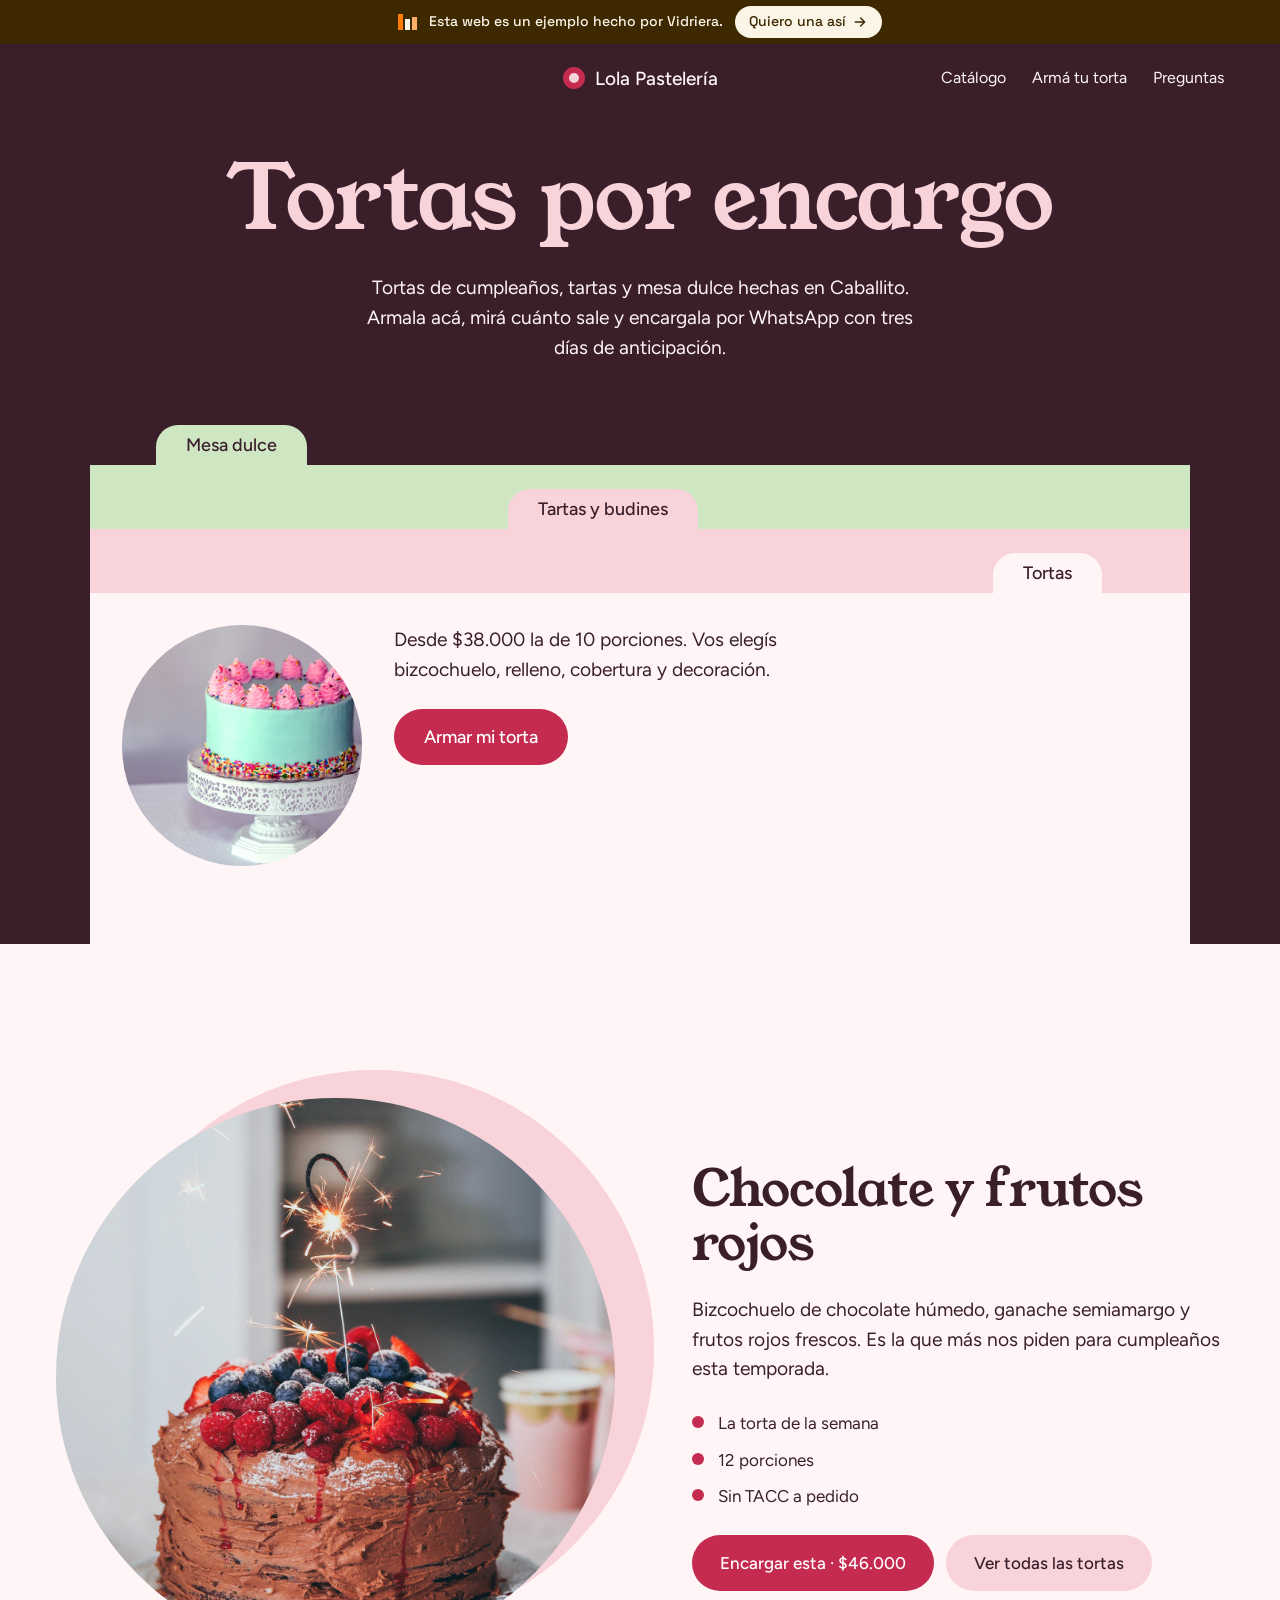
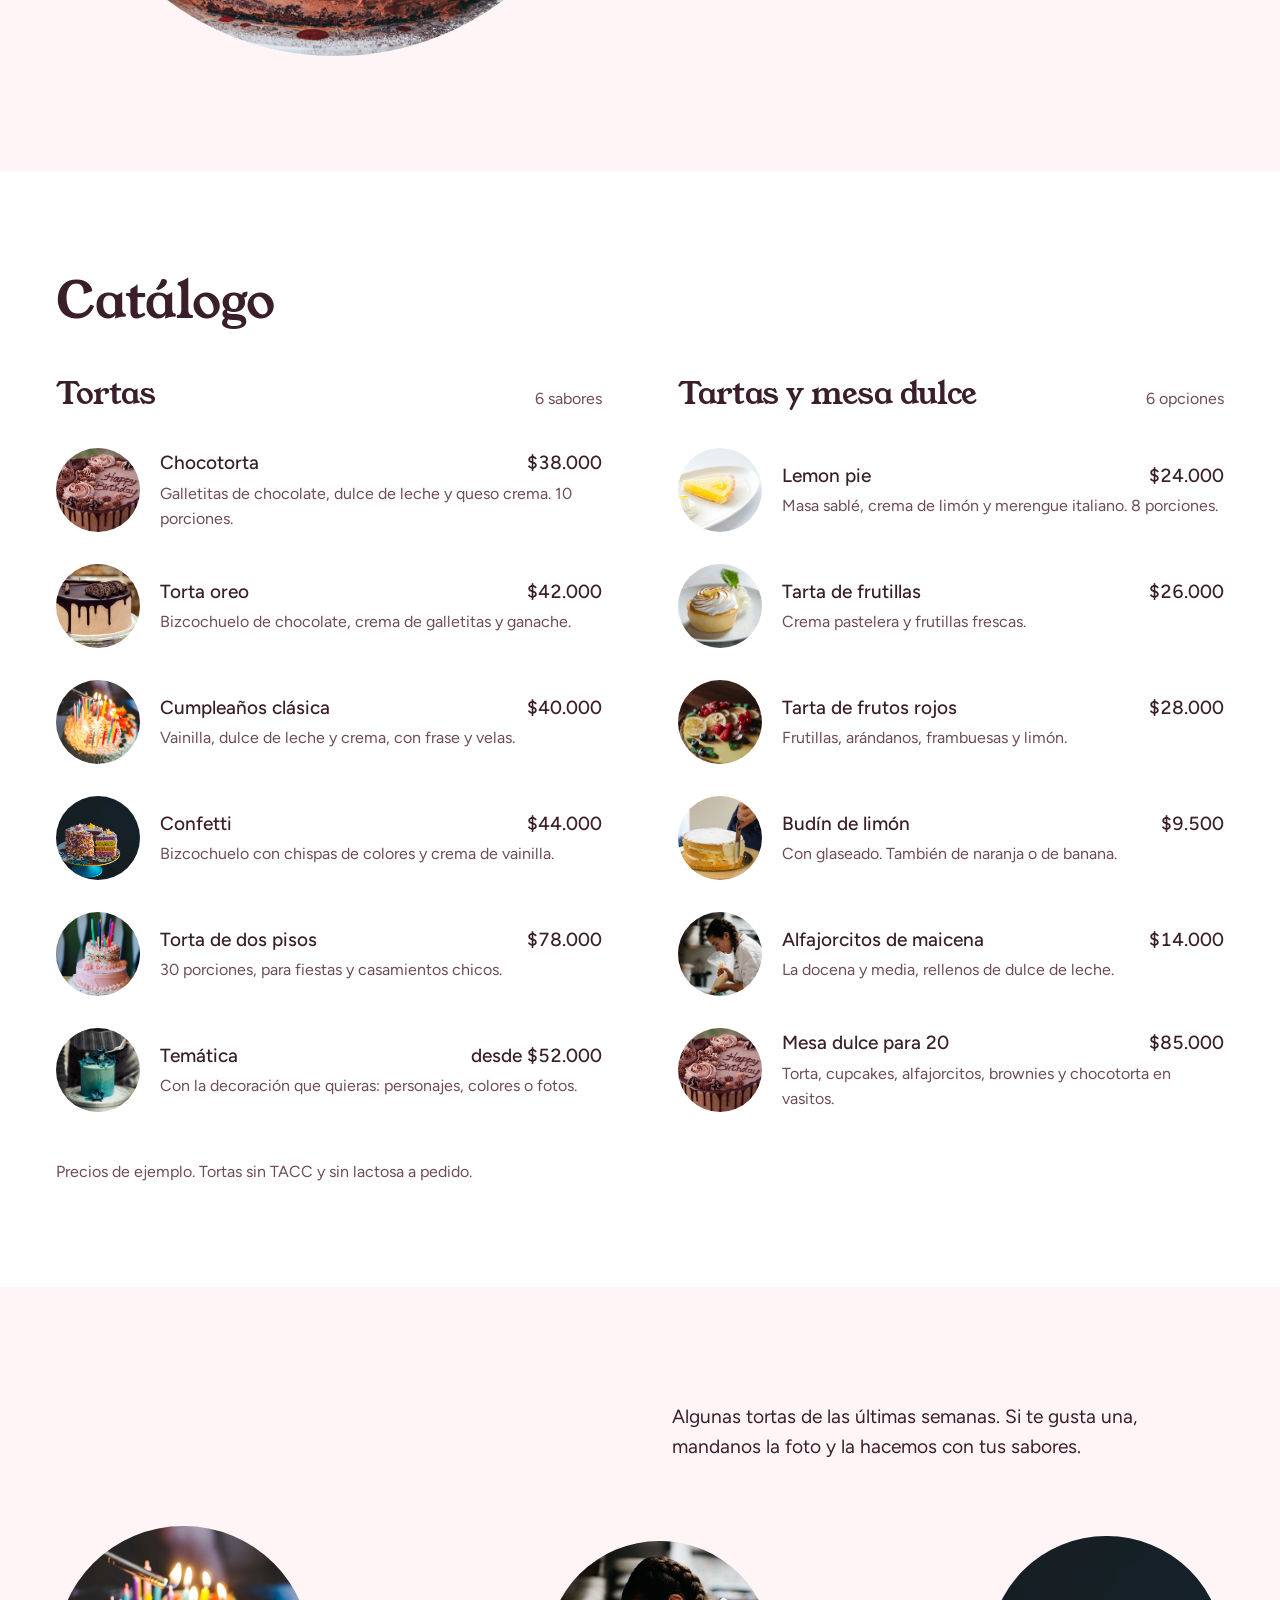
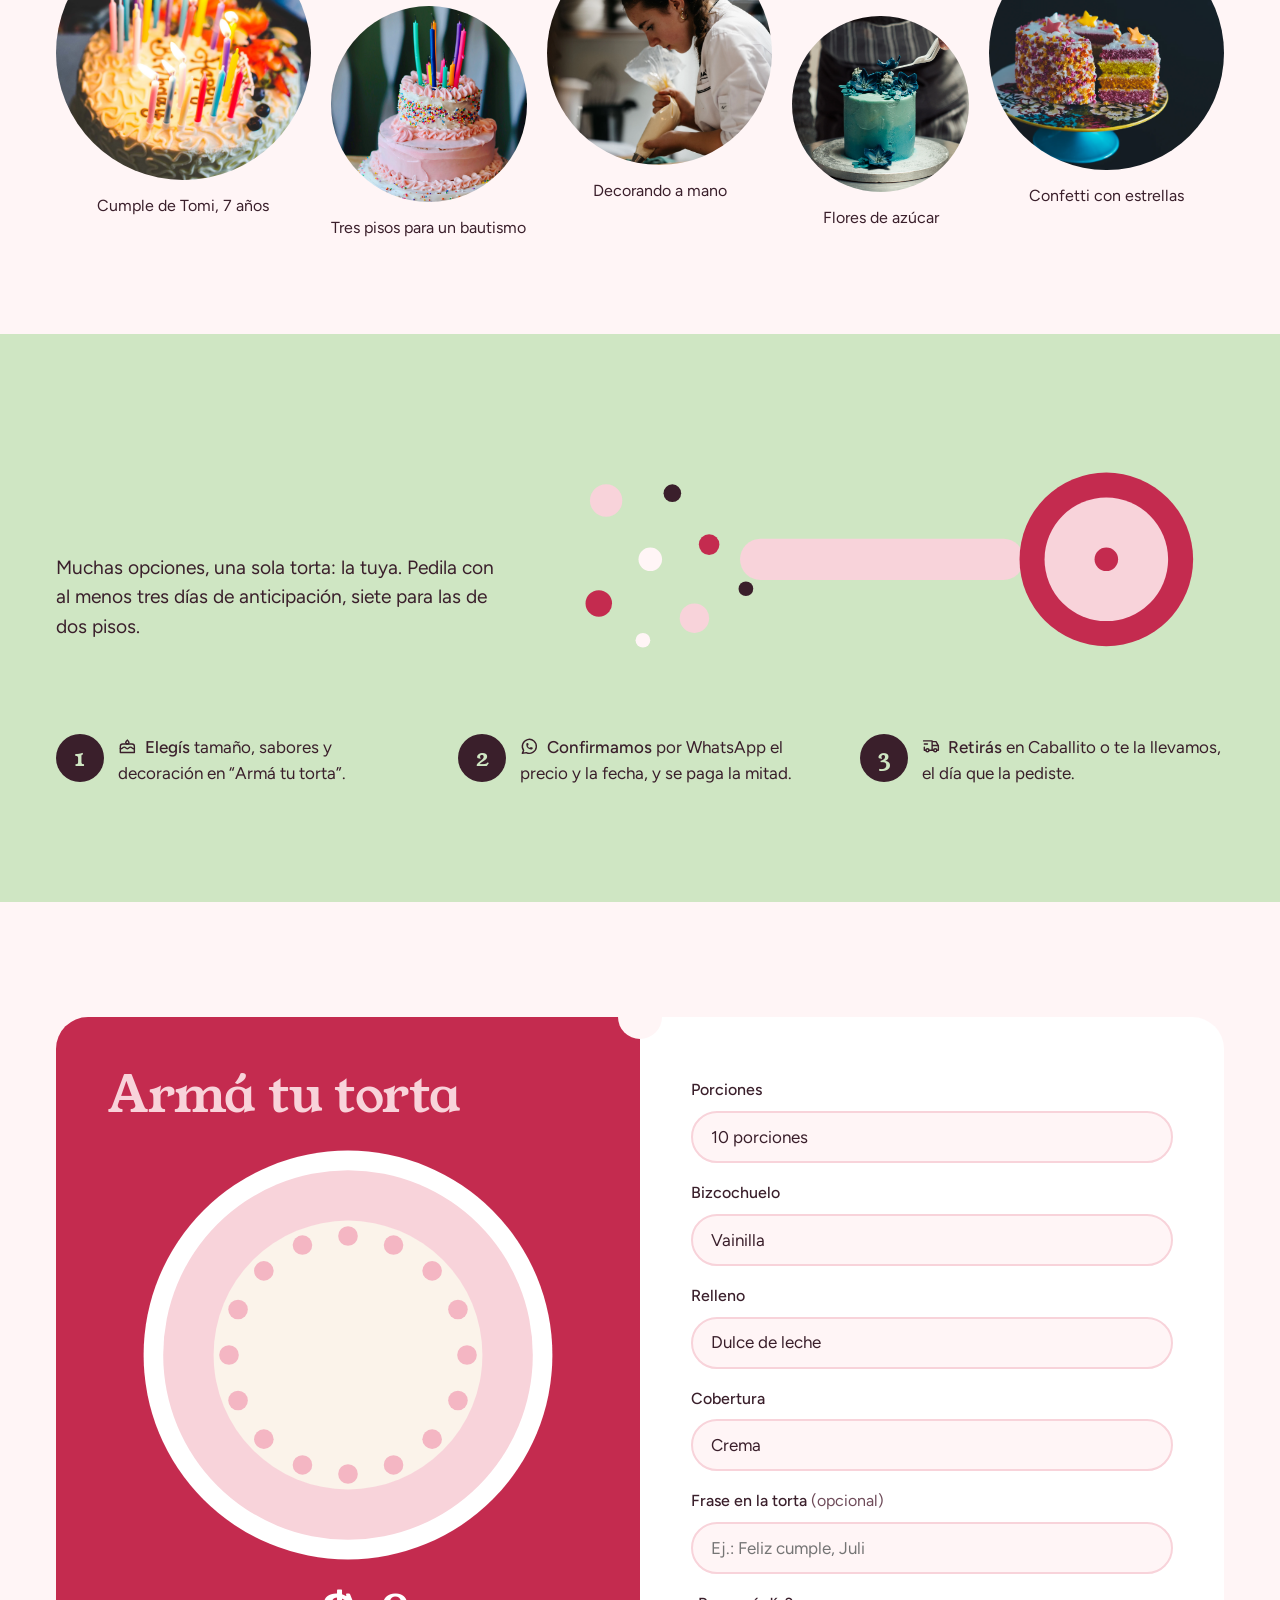
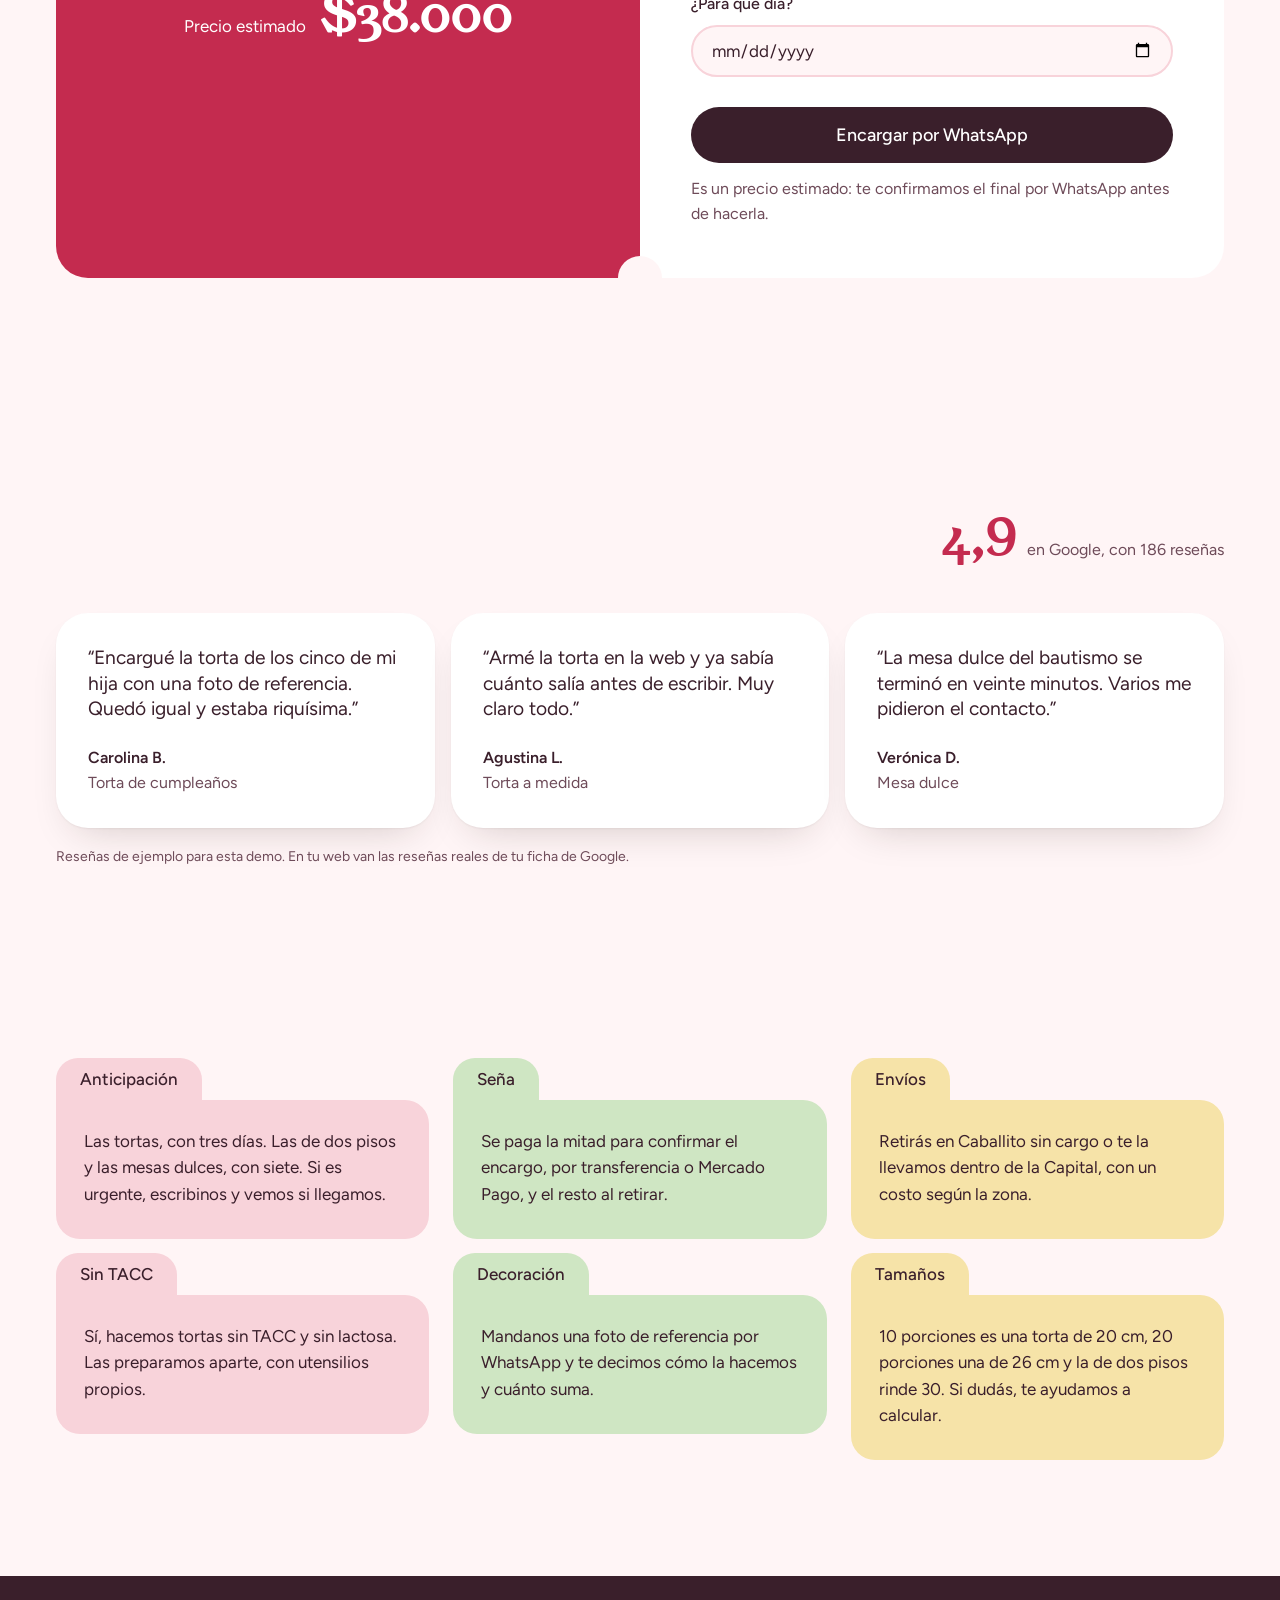
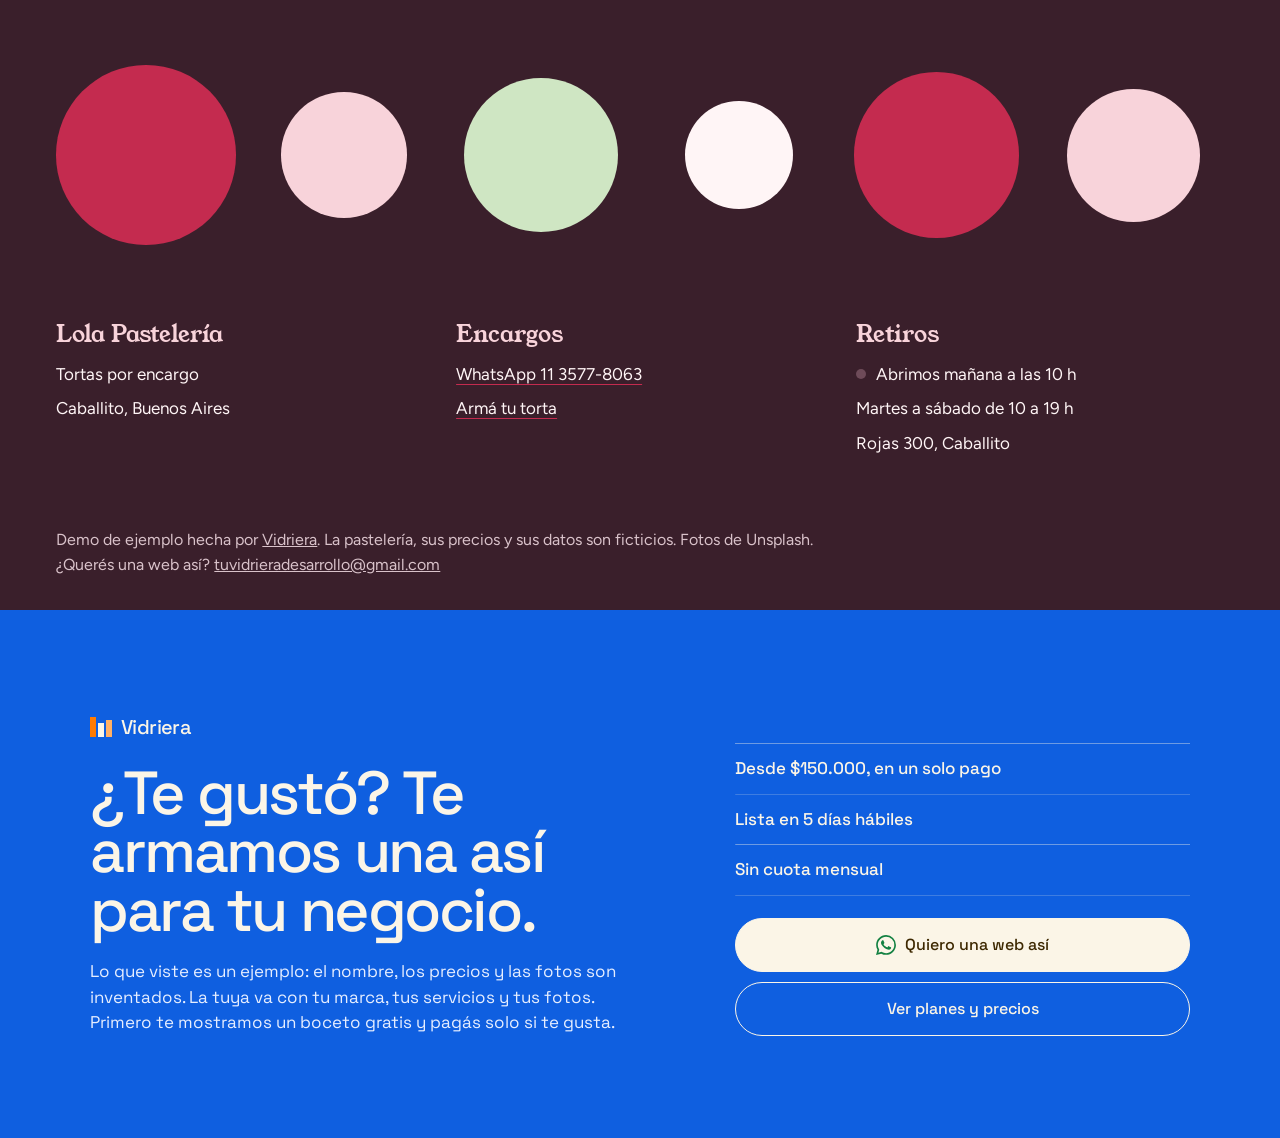
<file: vidriera/demos/pasteleria/index.html>
<!doctype html>
<html lang="es-AR">
<head>
  <meta charset="utf-8">
  <meta name="viewport" content="width=device-width, initial-scale=1">
  <title>Lola Pastelería | Tortas por encargo en Caballito</title>
  <meta name="description" content="Tortas de cumpleaños, tartas y mesa dulce por encargo en Caballito. Armá tu torta, mirá el precio estimado y encargala por WhatsApp.">
  <meta name="robots" content="noindex">
  <meta name="theme-color" content="#c42b4f">
  <meta property="og:title" content="Lola Pastelería | Tortas por encargo en Caballito">
  <meta property="og:description" content="Armá tu torta y encargala por WhatsApp.">
  <meta property="og:image" content="https://vidriera.pages.dev/demos/pasteleria/img/floral.webp">
  <link rel="icon" href="data:image/svg+xml,%3Csvg xmlns='http://www.w3.org/2000/svg' viewBox='0 0 64 64'%3E%3Ccircle cx='32' cy='32' r='30' fill='%23c42b4f'/%3E%3Ccircle cx='32' cy='32' r='18' fill='%23f8d3da'/%3E%3Ccircle cx='32' cy='32' r='6' fill='%23c42b4f'/%3E%3C/svg%3E">
  <link rel="preconnect" href="https://fonts.googleapis.com">
  <link rel="preconnect" href="https://fonts.gstatic.com" crossorigin>
  <link href="https://fonts.googleapis.com/css2?family=Young+Serif&family=Figtree:wght@400;500;600&display=swap" rel="stylesheet">
  <script>document.documentElement.classList.add('js')</script>
  <link rel="stylesheet" href="estilos.css">
  <link href="https://fonts.googleapis.com/css2?family=Space+Grotesk:wght@500&display=swap" rel="stylesheet">
  <link rel="stylesheet" href="../../assets/demo-venta.css">
</head>
<body>
<aside class="vd-cinta" aria-label="Sobre este ejemplo">
  <span class="vd-marca" aria-hidden="true"><i></i><i></i><i></i></span>
  <p><span class="vd-largo">Esta web es un ejemplo hecho por Vidriera.</span><span class="vd-corto">Ejemplo de Vidriera</span></p>
  <a href="https://wa.me/5491135778063?text=Hola%2C%20vi%20el%20ejemplo%20de%20la%20pasteler%C3%ADa%20y%20quiero%20una%20web%20as%C3%AD%20para%20mi%20negocio." target="_blank" rel="noopener">Quiero una así <svg viewBox="0 0 24 24" fill="none" stroke="currentColor" stroke-width="2.2" stroke-linecap="round" stroke-linejoin="round" aria-hidden="true"><path d="M5 12h14M13 6l6 6-6 6"/></svg></a>
</aside>
<div class="vd-pagina">
<a class="skip" href="#arma">Saltar a armar tu torta</a>

<header class="top">
  <a class="wordmark" href="#"><span class="mark" aria-hidden="true"></span>Lola Pastelería</a>
  <nav class="nav" aria-label="Secciones">
    <a href="#catalogo">Catálogo</a>
    <a href="#arma">Armá tu torta</a>
    <a href="#preguntas">Preguntas</a>
  </nav>
</header>

<main>
  <!-- Portada: carpetas apiladas por categoría -->
  <section class="hero" aria-labelledby="titulo">
    <h1 id="titulo" class="hero-title" data-rise>Tortas por encargo</h1>
    <p class="hero-sub" data-rise style="--i:1">Tortas de cumpleaños, tartas y mesa dulce hechas en Caballito. Armala acá, mirá cuánto sale y encargala por WhatsApp con tres días de anticipación.</p>
    <div class="folders">
      <a class="folder f1" href="#catalogo"><span class="tab">Mesa dulce</span></a>
      <a class="folder f2" href="#catalogo"><span class="tab">Tartas y budines</span></a>
      <div class="folder f3">
        <span class="tab">Tortas</span>
        <div class="folder-body">
          <img class="circle" src="img/floral.webp" width="1400" height="1129" fetchpriority="high" alt="Torta celeste decorada con merengues rosas sobre una base blanca">
          <div class="folder-copy">
            <p>Desde $38.000 la de 10 porciones. Vos elegís bizcochuelo, relleno, cobertura y decoración.</p>
            <a class="btn" href="#arma">Armar mi torta</a>
          </div>
        </div>
      </div>
    </div>
  </section>

  <!-- La torta de la semana -->
  <section class="showcase" aria-labelledby="semana-titulo">
    <figure class="plate" data-reveal>
      <img src="img/frutillas.webp" width="1400" height="1878" loading="lazy" alt="Torta de chocolate cubierta de frutillas, arándanos y una bengala encendida">
      <span class="ring" aria-hidden="true"></span>
    </figure>
    <div class="showcase-copy">
      <h2 id="semana-titulo" class="h2" data-reveal>Chocolate y frutos rojos</h2>
      <p class="lead" data-reveal style="--i:1">Bizcochuelo de chocolate húmedo, ganache semiamargo y frutos rojos frescos. Es la que más nos piden para cumpleaños esta temporada.</p>
      <ul class="facts" role="list"><li>La torta de la semana</li><li>12 porciones</li><li>Sin TACC a pedido</li></ul>
      <div class="cells">
        <a class="cell cell-main" href="https://wa.me/5491135778063" data-wa="Hola, quiero encargar la torta de la semana (chocolate y frutos rojos, 12 porciones).">Encargar esta · $46.000</a>
        <a class="cell" href="#catalogo">Ver todas las tortas</a>
      </div>
    </div>
  </section>

  <!-- Catálogo: menú en dos columnas con fotos redondas -->
  <section id="catalogo" class="catalog" aria-labelledby="catalogo-titulo">
    <h2 id="catalogo-titulo" class="h2" data-reveal>Catálogo</h2>
    <div class="catalog-cols">
      <div class="cat">
        <div class="cat-head"><h3>Tortas</h3><span class="cat-count">6 sabores</span></div>
        <ul role="list">
          <li data-reveal><img src="img/chocolate-cumple.webp" width="1400" height="1120" loading="lazy" alt="Torta de chocolate con rosetas"><span class="it"><span class="it-top"><span>Chocotorta</span><span class="nums">$38.000</span></span><small>Galletitas de chocolate, dulce de leche y queso crema. 10 porciones.</small></span></li>
          <li data-reveal><img src="img/chocolate-sirope.webp" width="1400" height="933" loading="lazy" alt="Torta con baño de chocolate y galletitas"><span class="it"><span class="it-top"><span>Torta oreo</span><span class="nums">$42.000</span></span><small>Bizcochuelo de chocolate, crema de galletitas y ganache.</small></span></li>
          <li data-reveal><img src="img/velas.webp" width="1400" height="2114" loading="lazy" alt="Torta de cumpleaños con velas encendidas"><span class="it"><span class="it-top"><span>Cumpleaños clásica</span><span class="nums">$40.000</span></span><small>Vainilla, dulce de leche y crema, con frase y velas.</small></span></li>
          <li data-reveal><img src="img/naked-frutas.webp" width="1400" height="1277" loading="lazy" alt="Torta de colores con capas y estrellas"><span class="it"><span class="it-top"><span>Confetti</span><span class="nums">$44.000</span></span><small>Bizcochuelo con chispas de colores y crema de vainilla.</small></span></li>
          <li data-reveal><img src="img/tres-pisos.webp" width="1400" height="2100" loading="lazy" alt="Torta de tres pisos con velas de colores"><span class="it"><span class="it-top"><span>Torta de dos pisos</span><span class="nums">$78.000</span></span><small>30 porciones, para fiestas y casamientos chicos.</small></span></li>
          <li data-reveal><img src="img/azul.webp" width="1400" height="2490" loading="lazy" alt="Torta celeste con flores de azúcar"><span class="it"><span class="it-top"><span>Temática</span><span class="nums">desde $52.000</span></span><small>Con la decoración que quieras: personajes, colores o fotos.</small></span></li>
        </ul>
      </div>
      <div class="cat">
        <div class="cat-head"><h3>Tartas y mesa dulce</h3><span class="cat-count">6 opciones</span></div>
        <ul role="list">
          <li data-reveal><img src="img/porciones.webp" width="1400" height="933" loading="lazy" alt="Porción de lemon pie con crema"><span class="it"><span class="it-top"><span>Lemon pie</span><span class="nums">$24.000</span></span><small>Masa sablé, crema de limón y merengue italiano. 8 porciones.</small></span></li>
          <li data-reveal><img src="img/tarta.webp" width="1400" height="933" loading="lazy" alt="Tartaleta con merengue y hojas de menta"><span class="it"><span class="it-top"><span>Tarta de frutillas</span><span class="nums">$26.000</span></span><small>Crema pastelera y frutillas frescas.</small></span></li>
          <li data-reveal><img src="img/limon-frutilla.webp" width="1400" height="2097" loading="lazy" alt="Tarta con limón, frutillas y frutos rojos"><span class="it"><span class="it-top"><span>Tarta de frutos rojos</span><span class="nums">$28.000</span></span><small>Frutillas, arándanos, frambuesas y limón.</small></span></li>
          <li data-reveal><img src="img/cortando.webp" width="1400" height="933" loading="lazy" alt="Pastelera cortando un bizcochuelo relleno"><span class="it"><span class="it-top"><span>Budín de limón</span><span class="nums">$9.500</span></span><small>Con glaseado. También de naranja o de banana.</small></span></li>
          <li data-reveal><img src="img/cocina.webp" width="1400" height="2100" loading="lazy" alt="Pastelera decorando con manga en la cocina"><span class="it"><span class="it-top"><span>Alfajorcitos de maicena</span><span class="nums">$14.000</span></span><small>La docena y media, rellenos de dulce de leche.</small></span></li>
          <li data-reveal><img src="img/chocolate-cumple.webp" width="1400" height="1120" loading="lazy" alt="Detalle de rosetas de chocolate"><span class="it"><span class="it-top"><span>Mesa dulce para 20</span><span class="nums">$85.000</span></span><small>Torta, cupcakes, alfajorcitos, brownies y chocotorta en vasitos.</small></span></li>
        </ul>
      </div>
    </div>
    <p class="catalog-note">Precios de ejemplo. Tortas sin TACC y sin lactosa a pedido.</p>
  </section>

  <!-- Lo que salió del horno: círculos de distintos tamaños -->
  <section class="gallery" aria-labelledby="horno-titulo">
    <div class="gallery-copy">
      <h2 id="horno-titulo" class="h2" data-reveal>Lo que salió del horno</h2>
      <p class="lead" data-reveal style="--i:1">Algunas tortas de las últimas semanas. Si te gusta una, mandanos la foto y la hacemos con tus sabores.</p>
    </div>
    <ul class="plates" role="list">
      <li class="p1" data-reveal><img src="img/velas.webp" width="1400" height="2114" loading="lazy" alt="Torta de cumpleaños con velas encendidas"><span>Cumple de Tomi, 7 años</span></li>
      <li class="p2" data-reveal style="--i:1"><img src="img/tres-pisos.webp" width="1400" height="2100" loading="lazy" alt="Torta de tres pisos con velas de colores"><span>Tres pisos para un bautismo</span></li>
      <li class="p3" data-reveal style="--i:2"><img src="img/cocina.webp" width="1400" height="2100" loading="lazy" alt="Pastelera decorando una torta con manga"><span>Decorando a mano</span></li>
      <li class="p4" data-reveal style="--i:3"><img src="img/azul.webp" width="1400" height="2490" loading="lazy" alt="Torta celeste con flores de azúcar"><span>Flores de azúcar</span></li>
      <li class="p5" data-reveal style="--i:4"><img src="img/naked-frutas.webp" width="1400" height="1277" loading="lazy" alt="Torta de colores con capas y estrellas"><span>Confetti con estrellas</span></li>
    </ul>
  </section>

  <!-- Cómo encargar: muchas opciones, una torta -->
  <section class="how" aria-labelledby="como-titulo">
    <div class="how-copy">
      <h2 id="como-titulo" class="h2" data-reveal>Cómo encargar</h2>
      <p data-reveal style="--i:1">Muchas opciones, una sola torta: la tuya. Pedila con al menos tres días de anticipación, siete para las de dos pisos.</p>
    </div>
    <svg class="how-diagram" viewBox="0 0 900 300" role="img" aria-labelledby="como-svg">
      <title id="como-svg">Muchas opciones se juntan en una cinta y terminan en una sola torta</title>
      <g class="scatter">
        <circle cx="60" cy="70" r="22" fill="#f8d3da"/><circle cx="120" cy="150" r="16" fill="#fff5f6"/><circle cx="50" cy="210" r="18" fill="#c42b4f"/>
        <circle cx="150" cy="60" r="12" fill="#3a1f2b"/><circle cx="180" cy="230" r="20" fill="#f8d3da"/><circle cx="110" cy="260" r="10" fill="#fff5f6"/>
        <circle cx="200" cy="130" r="14" fill="#c42b4f"/><circle cx="250" cy="190" r="10" fill="#3a1f2b"/>
      </g>
      <path d="M270 150 C 380 150, 420 150, 600 150" stroke="#f8d3da" stroke-width="56" stroke-linecap="round" fill="none"/>
      <circle cx="740" cy="150" r="118" fill="#c42b4f"/>
      <circle cx="740" cy="150" r="84" fill="#f8d3da"/>
      <circle cx="740" cy="150" r="16" fill="#c42b4f"/>
    </svg>
    <ol class="how-steps">
      <li data-reveal><span><svg class="vd-ic" viewBox="0 0 24 24" aria-hidden="true"><path d="M3 20h18v-8a3 3 0 0 0 -3 -3h-12a3 3 0 0 0 -3 3v8z"/><path d="M3 14.803c.312 .135 .654 .204 1 .197a2.4 2.4 0 0 0 2 -1a2.4 2.4 0 0 1 2 -1a2.4 2.4 0 0 1 2 1a2.4 2.4 0 0 0 2 1a2.4 2.4 0 0 0 2 -1a2.4 2.4 0 0 1 2 -1a2.4 2.4 0 0 1 2 1a2.4 2.4 0 0 0 2 1c.35 .007 .692 -.062 1 -.197"/><path d="M12 4l1.465 1.638a2 2 0 1 1 -3.015 .099l1.55 -1.737z"/></svg><strong>Elegís</strong> tamaño, sabores y decoración en “Armá tu torta”.</span></li>
      <li data-reveal style="--i:1"><span><svg class="vd-ic" viewBox="0 0 24 24" aria-hidden="true"><path d="M3 21l1.65 -3.8a9 9 0 1 1 3.4 2.9l-5.05 .9"/><path d="M9 10a.5 .5 0 0 0 1 0v-1a.5 .5 0 0 0 -1 0v1a5 5 0 0 0 5 5h1a.5 .5 0 0 0 0 -1h-1a.5 .5 0 0 0 0 1"/></svg><strong>Confirmamos</strong> por WhatsApp el precio y la fecha, y se paga la mitad.</span></li>
      <li data-reveal style="--i:2"><span><svg class="vd-ic" viewBox="0 0 24 24" aria-hidden="true"><path d="M7 17m-2 0a2 2 0 1 0 4 0a2 2 0 1 0 -4 0"/><path d="M17 17m-2 0a2 2 0 1 0 4 0a2 2 0 1 0 -4 0"/><path d="M5 17h-2v-4m-1 -8h11v12m-4 0h6m4 0h2v-6h-8m0 -5h5l3 5"/><path d="M3 9l4 0"/></svg><strong>Retirás</strong> en Caballito o te la llevamos, el día que la pediste.</span></li>
    </ol>
  </section>

  <!-- Armá tu torta: un cupón con la torta vista desde arriba -->
  <section id="arma" class="build" aria-labelledby="arma-titulo">
    <form class="coupon" id="torta" data-reveal>
      <div class="coupon-left">
        <h2 id="arma-titulo" class="coupon-title">Armá tu torta</h2>
        <svg class="cake" id="cake" viewBox="0 0 300 300" role="img" aria-label="Vista de arriba de la torta que estás armando"></svg>
        <p class="estimate" aria-live="polite">Precio estimado <strong class="nums" id="estimado">$38.000</strong></p>
      </div>
      <div class="coupon-right">
        <label for="porciones">Porciones</label>
        <select class="field" id="porciones">
          <option value="10">10 porciones</option>
          <option value="15">15 porciones</option>
          <option value="20">20 porciones</option>
          <option value="30">30 porciones (dos pisos)</option>
        </select>
        <label for="bizcochuelo">Bizcochuelo</label>
        <select class="field" id="bizcochuelo"><option>Vainilla</option><option>Chocolate</option><option>Red velvet</option><option>Limón</option></select>
        <label for="relleno">Relleno</label>
        <select class="field" id="relleno"><option>Dulce de leche</option><option>Crema y frutillas</option><option>Mousse de chocolate</option><option>Crema de limón</option></select>
        <label for="cobertura">Cobertura</label>
        <select class="field" id="cobertura">
          <option value="crema">Crema</option>
          <option value="ganache">Ganache de chocolate</option>
          <option value="rosa">Crema rosa</option>
          <option value="pistacho">Crema de pistacho</option>
        </select>
        <label for="frase">Frase en la torta <span>(opcional)</span></label>
        <input class="field" id="frase" type="text" maxlength="24" placeholder="Ej.: Feliz cumple, Juli">
        <label for="fecha">¿Para qué día?</label>
        <input class="field" id="fecha" type="date" required>
        <button class="btn btn-block btn-dark" type="submit">Encargar por WhatsApp</button>
        <p class="small-print">Es un precio estimado: te confirmamos el final por WhatsApp antes de hacerla.</p>
      </div>
    </form>
  </section>

  <!-- Reseñas -->
  <section id="resenas" class="rs" aria-labelledby="rs-titulo">
    <div class="rs-head">
      <h2 id="rs-titulo" class="h2" data-reveal>Lo que dicen</h2>
      <p class="rs-score" data-reveal><strong>4,9</strong><span>en Google, con 186 reseñas</span></p>
    </div>
    <ul class="rs-grid" role="list">
      <li class="rs-item" data-reveal><blockquote>“Encargué la torta de los cinco de mi hija con una foto de referencia. Quedó igual y estaba riquísima.”</blockquote><p class="rs-who">Carolina B. <span>Torta de cumpleaños</span></p></li>
      <li class="rs-item" data-reveal style="--i:1"><blockquote>“Armé la torta en la web y ya sabía cuánto salía antes de escribir. Muy claro todo.”</blockquote><p class="rs-who">Agustina L. <span>Torta a medida</span></p></li>
      <li class="rs-item" data-reveal style="--i:2"><blockquote>“La mesa dulce del bautismo se terminó en veinte minutos. Varios me pidieron el contacto.”</blockquote><p class="rs-who">Verónica D. <span>Mesa dulce</span></p></li>
    </ul>
    <p class="rs-note">Reseñas de ejemplo para esta demo. En tu web van las reseñas reales de tu ficha de Google.</p>
  </section>

  <!-- Preguntas: fichas con pestaña -->
  <section id="preguntas" class="faq" aria-labelledby="preguntas-titulo">
    <h2 id="preguntas-titulo" class="h2" data-reveal>Preguntas</h2>
    <div class="cards">
      <article class="card c1" data-reveal><h3>Anticipación</h3><p>Las tortas, con tres días. Las de dos pisos y las mesas dulces, con siete. Si es urgente, escribinos y vemos si llegamos.</p></article>
      <article class="card c2" data-reveal><h3>Seña</h3><p>Se paga la mitad para confirmar el encargo, por transferencia o Mercado Pago, y el resto al retirar.</p></article>
      <article class="card c3" data-reveal><h3>Envíos</h3><p>Retirás en Caballito sin cargo o te la llevamos dentro de la Capital, con un costo según la zona.</p></article>
      <article class="card c1" data-reveal><h3>Sin TACC</h3><p>Sí, hacemos tortas sin TACC y sin lactosa. Las preparamos aparte, con utensilios propios.</p></article>
      <article class="card c2" data-reveal><h3>Decoración</h3><p>Mandanos una foto de referencia por WhatsApp y te decimos cómo la hacemos y cuánto suma.</p></article>
      <article class="card c3" data-reveal><h3>Tamaños</h3><p>10 porciones es una torta de 20 cm, 20 porciones una de 26 cm y la de dos pisos rinde 30. Si dudás, te ayudamos a calcular.</p></article>
    </div>
  </section>
</main>

<footer class="footer">
  <div class="mark-big" aria-hidden="true">
    <span style="--s:100%; --c:#c42b4f"></span><span style="--s:70%; --c:#f8d3da"></span><span style="--s:86%; --c:#cfe6c3"></span><span style="--s:60%; --c:#fff5f6"></span><span style="--s:92%; --c:#c42b4f"></span><span style="--s:74%; --c:#f8d3da"></span>
  </div>
  <div class="footer-cols">
    <ul role="list"><li class="fh">Lola Pastelería</li><li>Tortas por encargo</li><li>Caballito, Buenos Aires</li></ul>
    <ul role="list"><li class="fh">Encargos</li><li><a href="https://wa.me/5491135778063" data-wa="Hola, quiero encargar una torta.">WhatsApp 11 3577-8063</a></li><li><a href="#arma">Armá tu torta</a></li></ul>
    <ul role="list"><li class="fh">Retiros</li><li class="estado" data-estado><span data-estado-texto>Martes a sábado de 10 a 19 h</span></li><li>Martes a sábado de 10 a 19 h</li><li>Rojas 300, Caballito</li></ul>
  </div>
  <p class="legal">Demo de ejemplo hecha por <a href="../../index.html">Vidriera</a>. La pastelería, sus precios y sus datos son ficticios. Fotos de Unsplash. ¿Querés una web así? <a href="mailto:tuvidrieradesarrollo@gmail.com">tuvidrieradesarrollo@gmail.com</a></p>
</footer>
</div>
<section class="vd-cierre" aria-labelledby="vd-titulo">
  <div class="vd-cierre-in">
    <div>
      <p class="vd-logo"><span class="vd-marca" aria-hidden="true"><i></i><i></i><i></i></span>Vidriera</p>
      <h2 id="vd-titulo">¿Te gustó? Te armamos una así para tu negocio.</h2>
      <p class="vd-texto">Lo que viste es un ejemplo: el nombre, los precios y las fotos son inventados. La tuya va con tu marca, tus servicios y tus fotos. Primero te mostramos un boceto gratis y pagás solo si te gusta.</p>
    </div>
    <div class="vd-lado">
      <ul class="vd-datos">
        <li>Desde $150.000, en un solo pago</li>
        <li>Lista en 5 días hábiles</li>
        <li>Sin cuota mensual</li>
      </ul>
      <div class="vd-botones">
        <a class="vd-btn" href="https://wa.me/5491135778063?text=Hola%2C%20vi%20el%20ejemplo%20de%20la%20pasteler%C3%ADa%20y%20quiero%20una%20web%20as%C3%AD%20para%20mi%20negocio." target="_blank" rel="noopener"><svg viewBox="0 0 24 24" aria-hidden="true"><path fill="currentColor" d="M17.47 14.38c-.3-.15-1.76-.87-2.03-.97-.27-.1-.47-.15-.67.15-.2.3-.77.97-.94 1.16-.17.2-.35.22-.64.08-.3-.15-1.26-.46-2.39-1.48-.88-.79-1.48-1.76-1.65-2.06-.17-.3-.02-.46.13-.6.13-.14.3-.35.45-.52.15-.17.2-.3.3-.5.1-.2.05-.37-.03-.52-.07-.15-.67-1.61-.92-2.2-.24-.58-.49-.5-.67-.51h-.57c-.2 0-.52.07-.79.37-.27.3-1.04 1.02-1.04 2.48s1.07 2.88 1.21 3.07c.15.2 2.1 3.2 5.08 4.49.71.3 1.26.49 1.7.62.71.23 1.36.2 1.87.12.57-.08 1.76-.72 2-1.41.25-.7.25-1.29.18-1.41-.08-.13-.28-.2-.57-.35m-5.42 7.4h-.01a9.87 9.87 0 0 1-5.03-1.38l-.36-.21-3.74.98 1-3.65-.24-.37a9.86 9.86 0 0 1-1.51-5.26c0-5.45 4.44-9.88 9.89-9.88 2.64 0 5.12 1.03 6.99 2.9a9.82 9.82 0 0 1 2.89 6.99c0 5.45-4.44 9.88-9.88 9.88m8.41-18.3A11.82 11.82 0 0 0 12.05 0C5.5 0 .16 5.34.16 11.89c0 2.1.55 4.14 1.59 5.95L.06 24l6.3-1.65a11.88 11.88 0 0 0 5.68 1.45h.01c6.55 0 11.89-5.34 11.89-11.89a11.82 11.82 0 0 0-3.48-8.41z"/></svg>Quiero una web así</a>
        <a class="vd-btn vd-btn-linea" href="../../index.html#precios">Ver planes y precios</a>
      </div>
    </div>
  </div>
</section>


<a class="float-wa" id="float-wa" href="https://wa.me/5491135778063" data-wa="Hola, quiero encargar una torta." aria-label="Escribir por WhatsApp"><span>Encargar</span></a>

<script src="app.js" defer></script>
<script src="../../assets/demo-efectos.js" defer></script>
</body>
</html>
</file>
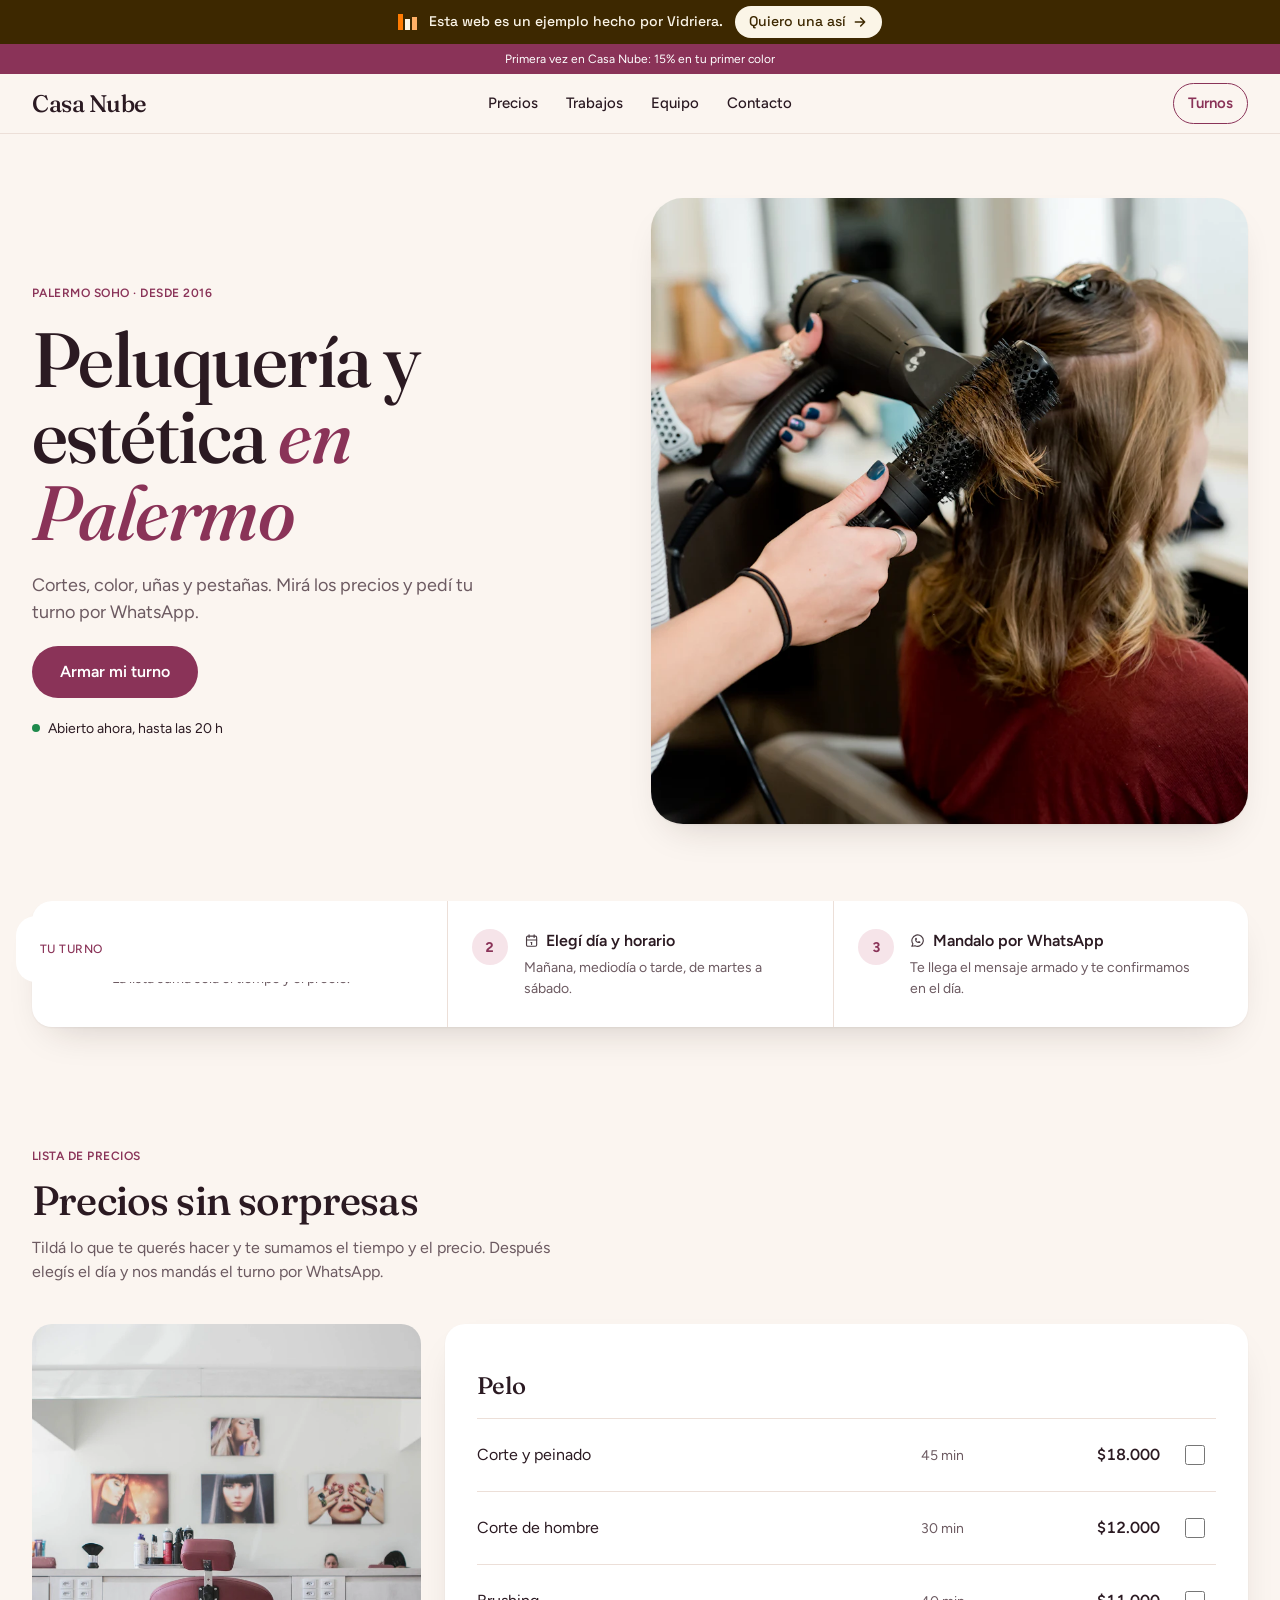
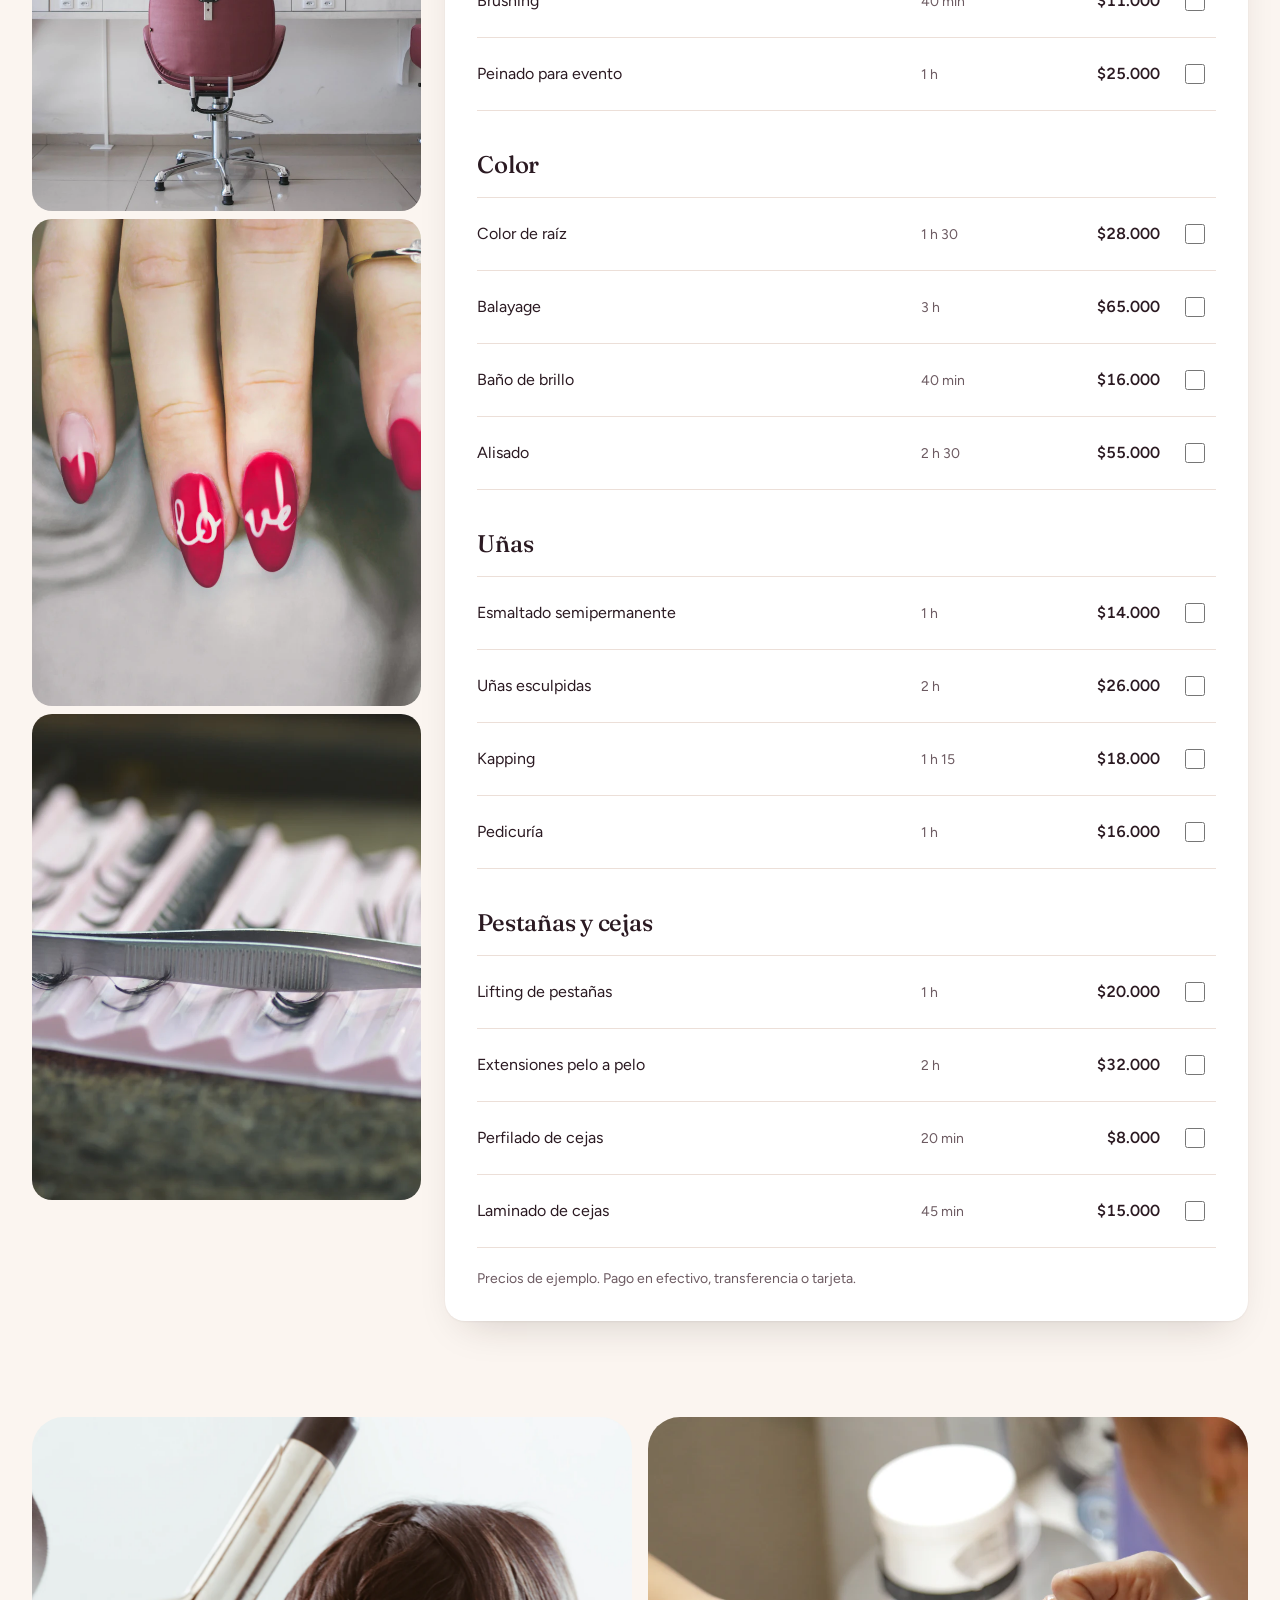
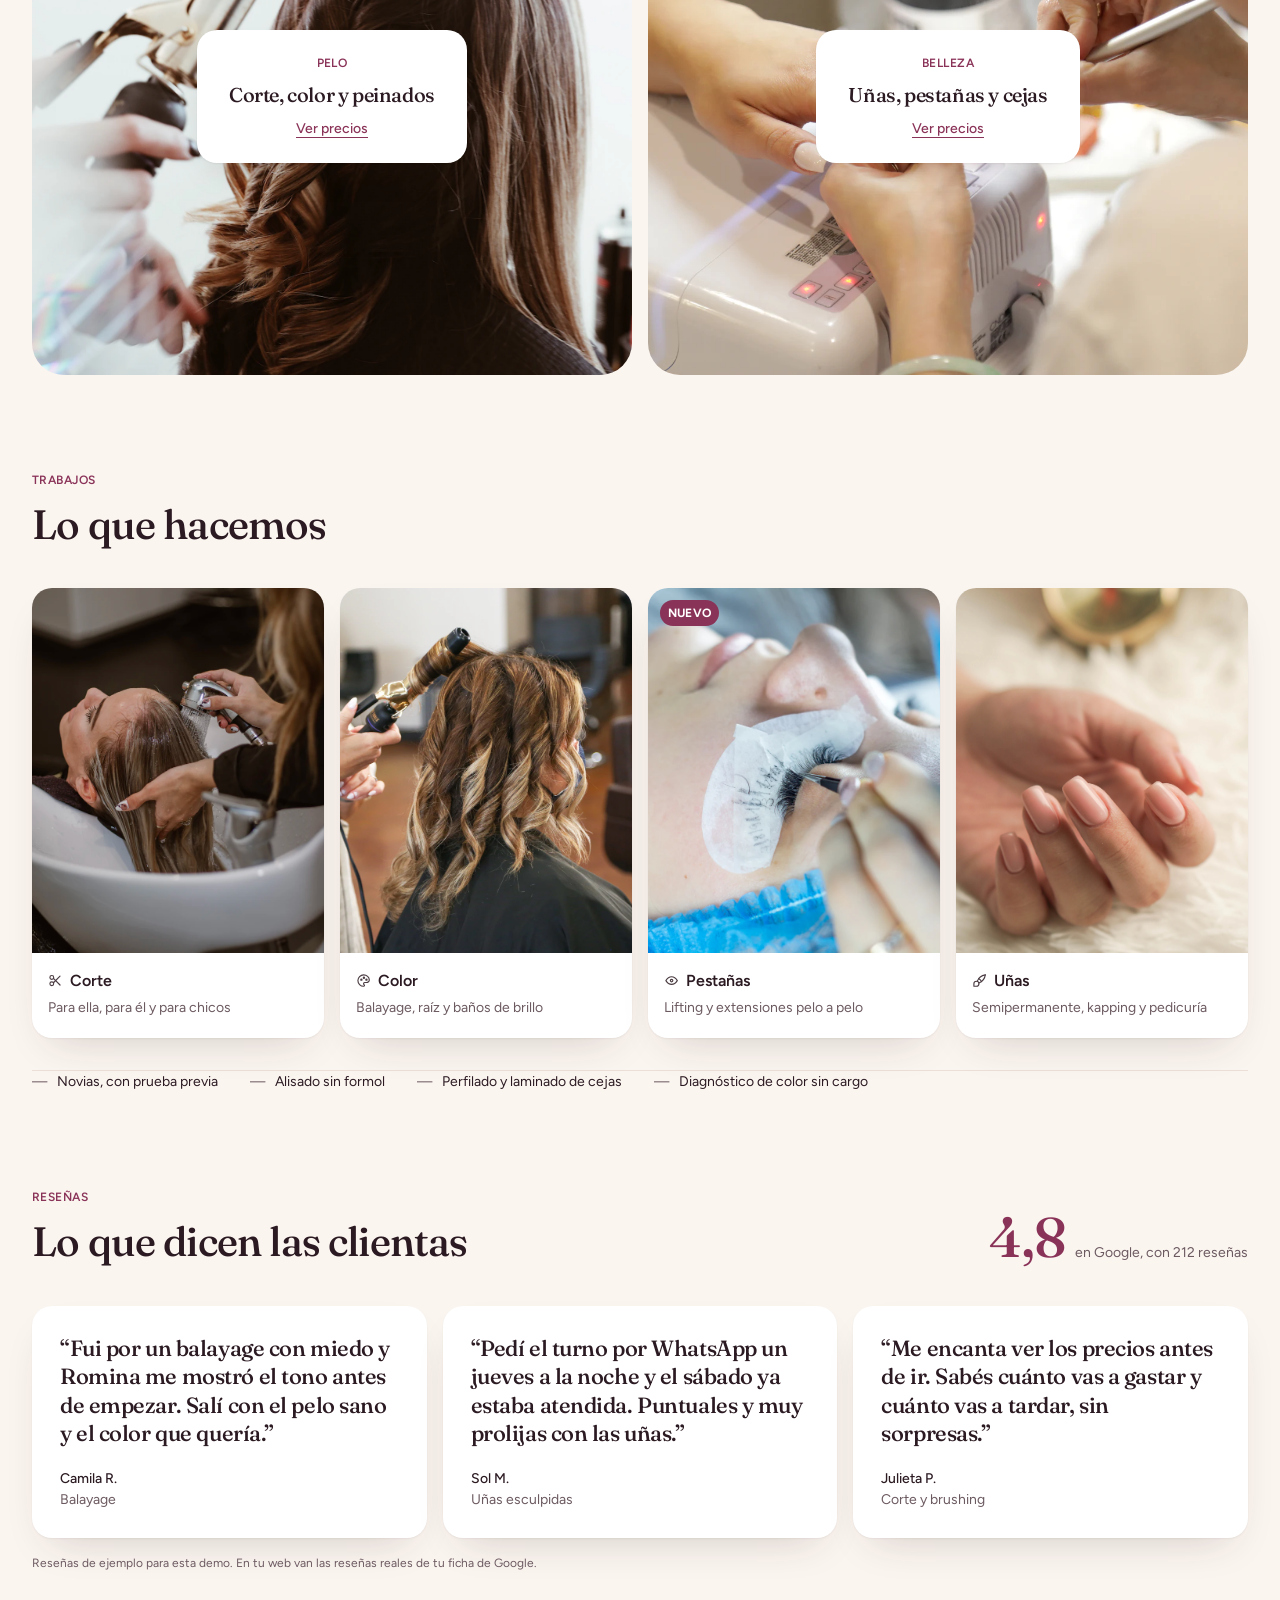
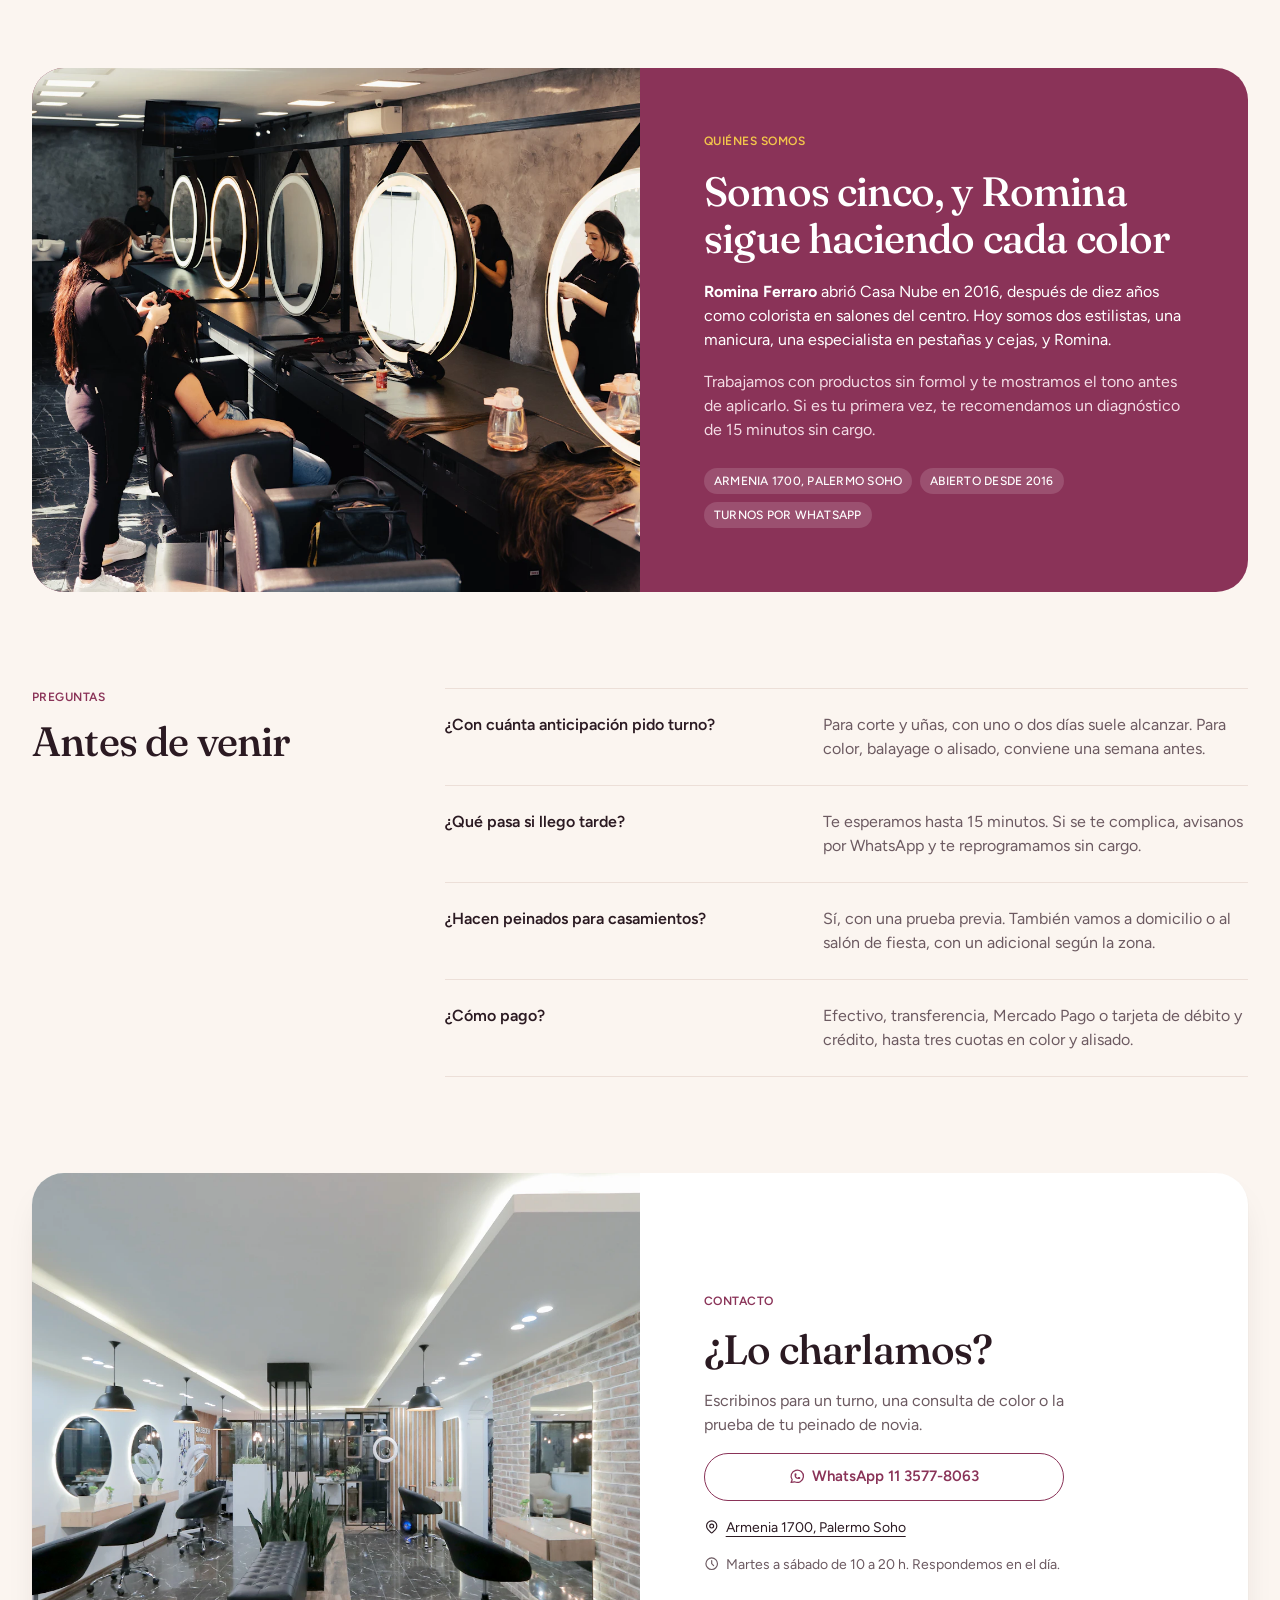
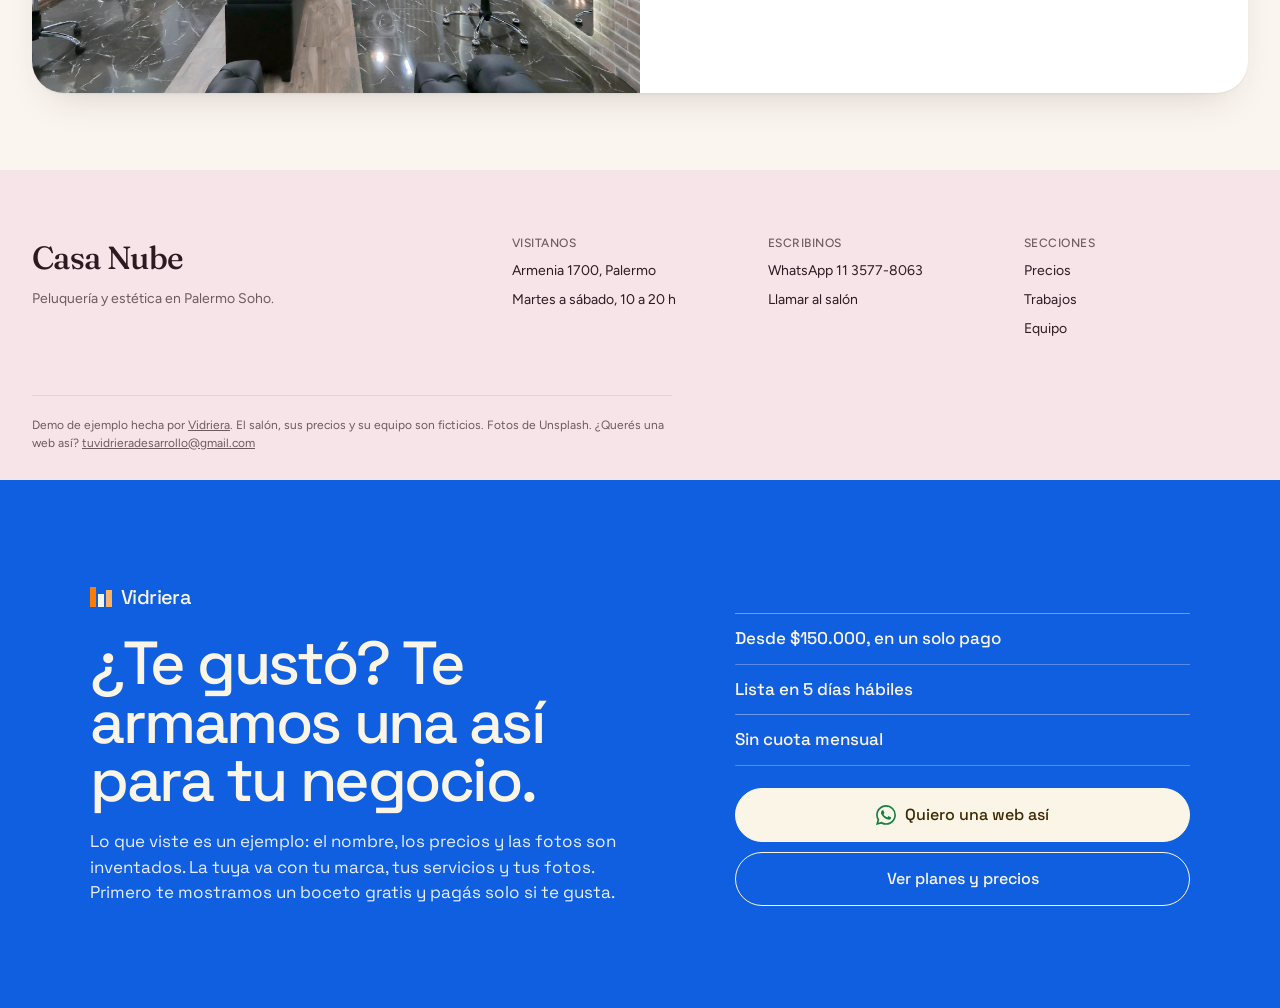
<file: vidriera/demos/peluqueria/index.html>
<!doctype html>
<html lang="es-AR">
<head>
  <meta charset="utf-8">
  <meta name="viewport" content="width=device-width, initial-scale=1">
  <title>Casa Nube | Peluquería y estética en Palermo Soho</title>
  <meta name="description" content="Cortes, color, uñas y pestañas en Palermo Soho. Mirá los precios, armá tu turno y pedilo por WhatsApp.">
  <meta name="robots" content="noindex">
  <meta name="theme-color" content="#8a3358">
  <meta property="og:title" content="Casa Nube | Peluquería y estética en Palermo Soho">
  <meta property="og:description" content="Precios claros y turnos por WhatsApp.">
  <meta property="og:image" content="https://vidriera.pages.dev/demos/peluqueria/img/brushing.webp">
  <link rel="icon" href="data:image/svg+xml,%3Csvg xmlns='http://www.w3.org/2000/svg' viewBox='0 0 64 64'%3E%3Crect width='64' height='64' fill='%238a3358'/%3E%3Crect x='14' y='14' width='36' height='36' fill='%23f6e4e9'/%3E%3C/svg%3E">
  <link rel="preconnect" href="https://fonts.googleapis.com">
  <link rel="preconnect" href="https://fonts.gstatic.com" crossorigin>
  <link href="https://fonts.googleapis.com/css2?family=Fraunces:opsz,wght@9..144,500;9..144,600&family=Figtree:wght@400;500;600&display=swap" rel="stylesheet">
  <script>document.documentElement.classList.add('js')</script>
  <link rel="stylesheet" href="estilos.css">
  <link href="https://fonts.googleapis.com/css2?family=Space+Grotesk:wght@500&display=swap" rel="stylesheet">
  <link rel="stylesheet" href="../../assets/demo-venta.css">
</head>
<body>
<aside class="vd-cinta" aria-label="Sobre este ejemplo">
  <span class="vd-marca" aria-hidden="true"><i></i><i></i><i></i></span>
  <p><span class="vd-largo">Esta web es un ejemplo hecho por Vidriera.</span><span class="vd-corto">Ejemplo de Vidriera</span></p>
  <a href="https://wa.me/5491135778063?text=Hola%2C%20vi%20el%20ejemplo%20de%20la%20peluquer%C3%ADa%20y%20quiero%20una%20web%20as%C3%AD%20para%20mi%20negocio." target="_blank" rel="noopener">Quiero una así <svg viewBox="0 0 24 24" fill="none" stroke="currentColor" stroke-width="2.2" stroke-linecap="round" stroke-linejoin="round" aria-hidden="true"><path d="M5 12h14M13 6l6 6-6 6"/></svg></a>
</aside>
<a class="skip" href="#precios">Saltar a los precios</a>

<p class="utility">Primera vez en Casa Nube: 15% en tu primer color</p>

<nav class="topbar" aria-label="Secciones">
  <a class="wordmark" href="#">Casa Nube</a>
  <div class="topbar-links">
    <a href="#precios">Precios</a>
    <a href="#trabajos">Trabajos</a>
    <a href="#equipo">Equipo</a>
    <a href="#contacto">Contacto</a>
  </div>
  <a class="topbar-cta" href="#precios">Turnos</a>
</nav>

<header class="hero" aria-labelledby="titulo">
  <img class="hero-img" src="img/brushing.webp" width="1400" height="934" fetchpriority="high" alt="Estilista haciendo un brushing con secador y cepillo redondo">
  <div class="hero-card" data-rise>
    <p class="eyebrow">Palermo Soho · Desde 2016</p>
    <h1 id="titulo" class="hero-title">Peluquería y estética <em>en Palermo</em></h1>
    <p class="hero-sub">Cortes, color, uñas y pestañas. Mirá los precios y pedí tu turno por WhatsApp.</p>
    <a class="btn" href="#precios">Armar mi turno</a>
    <p class="hero-status" data-estado><span class="dot" aria-hidden="true"></span><span data-estado-texto>Martes a sábado de 10 a 20 h</span></p>
  </div>
  <p class="hero-mark" aria-hidden="true">Casa Nube</p>
</header>

<main>
  <!-- Cómo se pide el turno -->
  <section class="steps" aria-labelledby="pasos-titulo">
    <h2 id="pasos-titulo" class="sr-only">Tu turno en tres pasos</h2>
    <ol class="steps-list" role="list">
      <li data-reveal><span class="step-n" aria-hidden="true">1</span><h3><svg class="vd-ic" viewBox="0 0 24 24" aria-hidden="true"><path d="M3.5 5.5l1.5 1.5l2.5 -2.5"/><path d="M3.5 11.5l1.5 1.5l2.5 -2.5"/><path d="M3.5 17.5l1.5 1.5l2.5 -2.5"/><path d="M11 6l9 0"/><path d="M11 12l9 0"/><path d="M11 18l9 0"/></svg>Tildá lo que te querés hacer</h3><p>La lista suma sola el tiempo y el precio.</p></li>
      <li data-reveal style="--i:1"><span class="step-n" aria-hidden="true">2</span><h3><svg class="vd-ic" viewBox="0 0 24 24" aria-hidden="true"><path d="M4 7a2 2 0 0 1 2 -2h12a2 2 0 0 1 2 2v12a2 2 0 0 1 -2 2h-12a2 2 0 0 1 -2 -2v-12z"/><path d="M16 3v4"/><path d="M8 3v4"/><path d="M4 11h16"/><path d="M11 15h1"/><path d="M12 15v3"/></svg>Elegí día y horario</h3><p>Mañana, mediodía o tarde, de martes a sábado.</p></li>
      <li data-reveal style="--i:2"><span class="step-n" aria-hidden="true">3</span><h3><svg class="vd-ic" viewBox="0 0 24 24" aria-hidden="true"><path d="M3 21l1.65 -3.8a9 9 0 1 1 3.4 2.9l-5.05 .9"/><path d="M9 10a.5 .5 0 0 0 1 0v-1a.5 .5 0 0 0 -1 0v1a5 5 0 0 0 5 5h1a.5 .5 0 0 0 0 -1h-1a.5 .5 0 0 0 0 1"/></svg>Mandalo por WhatsApp</h3><p>Te llega el mensaje armado y te confirmamos en el día.</p></li>
    </ol>
  </section>

  <!-- Precios: la tabla es también el armador del turno -->
  <section id="precios" class="prices" aria-labelledby="precios-titulo">
    <div class="section-head">
      <p class="eyebrow" data-reveal>Lista de precios</p>
      <h2 id="precios-titulo" class="section-title" data-reveal>Precios sin sorpresas</h2>
      <p class="prices-help" data-reveal style="--i:1">Tildá lo que te querés hacer y te sumamos el tiempo y el precio. Después elegís el día y nos mandás el turno por WhatsApp.</p>
    </div>
    <div class="prices-grid">
      <div class="prices-photos" aria-hidden="true">
        <img src="img/sillas.webp" width="1400" height="934" loading="lazy" alt="">
        <img src="img/unas-detalle.webp" width="1400" height="934" loading="lazy" alt="">
        <img src="img/pestanas-bandeja.webp" width="1400" height="934" loading="lazy" alt="">
      </div>
      <aside class="turno" id="turno" aria-labelledby="turno-titulo" aria-live="polite">
        <h3 id="turno-titulo">Tu turno</h3>
        <p class="turno-empty" id="turno-vacio"></p>
        <div id="turno-detalle" hidden>
          <p class="turno-sum"><span>Duración</span><strong id="turno-tiempo">0 min</strong></p>
          <p class="turno-sum"><span>Precio</span><strong id="turno-precio">$0</strong></p>
          <label for="t-dia">Día</label>
          <select class="field" id="t-dia"></select>
          <label for="t-franja">Horario</label>
          <select class="field" id="t-franja"><option>A la mañana</option><option>Al mediodía</option><option>A la tarde</option></select>
          <a class="btn btn-block" id="turno-enviar" href="https://wa.me/5491135778063" target="_blank" rel="noopener">Pedir el turno por WhatsApp</a>
        </div>
      </aside>
      <div class="price-card">
        <table class="price-table">
          <caption class="sr-only">Lista de precios con duración de cada servicio</caption>
          <thead><tr><th scope="col">Servicio</th><th scope="col">Tiempo</th><th scope="col">Precio</th></tr></thead>
          <tbody>
            <tr class="group"><th colspan="3" scope="rowgroup">Pelo</th></tr>
            <tr data-servicio="Corte y peinado" data-min="45" data-precio="18000"><td>Corte y peinado</td><td>45 min</td><td class="nums">$18.000</td></tr>
            <tr data-servicio="Corte de hombre" data-min="30" data-precio="12000"><td>Corte de hombre</td><td>30 min</td><td class="nums">$12.000</td></tr>
            <tr data-servicio="Brushing" data-min="40" data-precio="11000"><td>Brushing</td><td>40 min</td><td class="nums">$11.000</td></tr>
            <tr data-servicio="Peinado para evento" data-min="60" data-precio="25000"><td>Peinado para evento</td><td>1 h</td><td class="nums">$25.000</td></tr>
            <tr class="group"><th colspan="3" scope="rowgroup">Color</th></tr>
            <tr data-servicio="Color de raíz" data-min="90" data-precio="28000"><td>Color de raíz</td><td>1 h 30</td><td class="nums">$28.000</td></tr>
            <tr data-servicio="Balayage" data-min="180" data-precio="65000"><td>Balayage</td><td>3 h</td><td class="nums">$65.000</td></tr>
            <tr data-servicio="Baño de brillo" data-min="40" data-precio="16000"><td>Baño de brillo</td><td>40 min</td><td class="nums">$16.000</td></tr>
            <tr data-servicio="Alisado" data-min="150" data-precio="55000"><td>Alisado</td><td>2 h 30</td><td class="nums">$55.000</td></tr>
            <tr class="group"><th colspan="3" scope="rowgroup">Uñas</th></tr>
            <tr data-servicio="Esmaltado semipermanente" data-min="60" data-precio="14000"><td>Esmaltado semipermanente</td><td>1 h</td><td class="nums">$14.000</td></tr>
            <tr data-servicio="Uñas esculpidas" data-min="120" data-precio="26000"><td>Uñas esculpidas</td><td>2 h</td><td class="nums">$26.000</td></tr>
            <tr data-servicio="Kapping" data-min="75" data-precio="18000"><td>Kapping</td><td>1 h 15</td><td class="nums">$18.000</td></tr>
            <tr data-servicio="Pedicuría" data-min="60" data-precio="16000"><td>Pedicuría</td><td>1 h</td><td class="nums">$16.000</td></tr>
            <tr class="group"><th colspan="3" scope="rowgroup">Pestañas y cejas</th></tr>
            <tr data-servicio="Lifting de pestañas" data-min="60" data-precio="20000"><td>Lifting de pestañas</td><td>1 h</td><td class="nums">$20.000</td></tr>
            <tr data-servicio="Extensiones pelo a pelo" data-min="120" data-precio="32000"><td>Extensiones pelo a pelo</td><td>2 h</td><td class="nums">$32.000</td></tr>
            <tr data-servicio="Perfilado de cejas" data-min="20" data-precio="8000"><td>Perfilado de cejas</td><td>20 min</td><td class="nums">$8.000</td></tr>
            <tr data-servicio="Laminado de cejas" data-min="45" data-precio="15000"><td>Laminado de cejas</td><td>45 min</td><td class="nums">$15.000</td></tr>
          </tbody>
        </table>
        <p class="prices-note">Precios de ejemplo. Pago en efectivo, transferencia o tarjeta.</p>
      </div>
    </div>
  </section>

  <!-- Dos categorías, una al lado de la otra -->
  <section class="split" aria-label="Pelo y belleza">
    <a class="split-panel" href="#precios">
      <img src="img/rizos.webp" width="1400" height="934" loading="lazy" alt="Estilista haciendo ondas con una buclera">
      <span class="split-card"><span class="eyebrow">Pelo</span><span class="split-title">Corte, color y peinados</span><span class="split-link">Ver precios</span></span>
    </a>
    <a class="split-panel" href="#precios">
      <img src="img/manicura.webp" width="1400" height="934" loading="lazy" alt="Manicura trabajando en las uñas de una clienta">
      <span class="split-card"><span class="eyebrow">Belleza</span><span class="split-title">Uñas, pestañas y cejas</span><span class="split-link">Ver precios</span></span>
    </a>
  </section>

  <!-- Trabajos: grilla de tarjetas -->
  <section id="trabajos" class="works" aria-labelledby="trabajos-titulo">
    <div class="section-head">
      <p class="eyebrow" data-reveal>Trabajos</p>
      <h2 id="trabajos-titulo" class="section-title" data-reveal>Lo que hacemos</h2>
    </div>
    <ul class="works-grid" role="list">
      <li class="work" data-reveal><img src="img/corte.webp" width="1400" height="934" loading="lazy" alt="Clienta en el lavacabezas mientras le cortan el pelo"><h3><svg class="vd-ic" viewBox="0 0 24 24" aria-hidden="true"><path d="M6 7m-3 0a3 3 0 1 0 6 0a3 3 0 1 0 -6 0"/><path d="M6 17m-3 0a3 3 0 1 0 6 0a3 3 0 1 0 -6 0"/><path d="M8.6 8.6l10.4 10.4"/><path d="M8.6 15.4l10.4 -10.4"/></svg>Corte</h3><p>Para ella, para él y para chicos</p></li>
      <li class="work" data-reveal style="--i:1"><img src="img/planchita.webp" width="1400" height="934" loading="lazy" alt="Estilista armando ondas con una buclera"><h3><svg class="vd-ic" viewBox="0 0 24 24" aria-hidden="true"><path d="M12 21a9 9 0 0 1 0 -18c4.97 0 9 3.582 9 8c0 1.06 -.474 2.078 -1.318 2.828c-.844 .75 -1.989 1.172 -3.182 1.172h-2.5a2 2 0 0 0 -1 3.75a1.3 1.3 0 0 1 -1 2.25"/><path d="M8.5 10.5m-1 0a1 1 0 1 0 2 0a1 1 0 1 0 -2 0"/><path d="M12.5 7.5m-1 0a1 1 0 1 0 2 0a1 1 0 1 0 -2 0"/><path d="M16.5 10.5m-1 0a1 1 0 1 0 2 0a1 1 0 1 0 -2 0"/></svg>Color</h3><p>Balayage, raíz y baños de brillo</p></li>
      <li class="work" data-reveal style="--i:2"><span class="tag">Nuevo</span><img src="img/pestanas.webp" width="1400" height="934" loading="lazy" alt="Aplicación de extensiones de pestañas"><h3><svg class="vd-ic" viewBox="0 0 24 24" aria-hidden="true"><path d="M10 12a2 2 0 1 0 4 0a2 2 0 0 0 -4 0"/><path d="M21 12c-2.4 4 -5.4 6 -9 6c-3.6 0 -6.6 -2 -9 -6c2.4 -4 5.4 -6 9 -6c3.6 0 6.6 2 9 6"/></svg>Pestañas</h3><p>Lifting y extensiones pelo a pelo</p></li>
      <li class="work" data-reveal style="--i:3"><img src="img/unas-rosa.webp" width="1400" height="934" loading="lazy" alt="Mano con uñas pintadas de rosa claro"><h3><svg class="vd-ic" viewBox="0 0 24 24" aria-hidden="true"><path d="M3 21v-4a4 4 0 1 1 4 4h-4"/><path d="M21 3a16 16 0 0 0 -12.8 10.2"/><path d="M21 3a16 16 0 0 1 -10.2 12.8"/><path d="M10.6 9a9 9 0 0 1 4.4 4.4"/></svg>Uñas</h3><p>Semipermanente, kapping y pedicuría</p></li>
    </ul>
    <ul class="services-line" role="list" data-reveal>
      <li>Novias, con prueba previa</li>
      <li>Alisado sin formol</li>
      <li>Perfilado y laminado de cejas</li>
      <li>Diagnóstico de color sin cargo</li>
    </ul>
  </section>

  <!-- Reseñas -->
  <section id="resenas" class="reviews" aria-labelledby="resenas-titulo">
    <div class="section-head reviews-head">
      <div>
        <p class="eyebrow" data-reveal>Reseñas</p>
        <h2 id="resenas-titulo" class="section-title" data-reveal>Lo que dicen las clientas</h2>
      </div>
      <p class="score" data-reveal><strong>4,8</strong><span>en Google, con 212 reseñas</span></p>
    </div>
    <ul class="reviews-grid" role="list">
      <li class="review" data-reveal><blockquote>“Fui por un balayage con miedo y Romina me mostró el tono antes de empezar. Salí con el pelo sano y el color que quería.”</blockquote><p class="review-who">Camila R. <span>Balayage</span></p></li>
      <li class="review" data-reveal style="--i:1"><blockquote>“Pedí el turno por WhatsApp un jueves a la noche y el sábado ya estaba atendida. Puntuales y muy prolijas con las uñas.”</blockquote><p class="review-who">Sol M. <span>Uñas esculpidas</span></p></li>
      <li class="review" data-reveal style="--i:2"><blockquote>“Me encanta ver los precios antes de ir. Sabés cuánto vas a gastar y cuánto vas a tardar, sin sorpresas.”</blockquote><p class="review-who">Julieta P. <span>Corte y brushing</span></p></li>
    </ul>
    <p class="demo-note">Reseñas de ejemplo para esta demo. En tu web van las reseñas reales de tu ficha de Google.</p>
  </section>

  <!-- Equipo -->
  <section id="equipo" class="about" aria-labelledby="equipo-titulo">
    <img class="about-img" src="img/peinado.webp" width="1400" height="934" loading="lazy" alt="Estilista peinando a una clienta frente al espejo">
    <div class="about-text" data-reveal>
      <p class="eyebrow">Quiénes somos</p>
      <h2 id="equipo-titulo" class="section-title">Somos cinco, y Romina sigue haciendo cada color</h2>
      <p><strong>Romina Ferraro</strong> abrió Casa Nube en 2016, después de diez años como colorista en salones del centro. Hoy somos dos estilistas, una manicura, una especialista en pestañas y cejas, y Romina.</p>
      <p class="muted">Trabajamos con productos sin formol y te mostramos el tono antes de aplicarlo. Si es tu primera vez, te recomendamos un diagnóstico de 15 minutos sin cargo.</p>
      <ul class="facts" role="list">
        <li>Armenia 1700, Palermo Soho</li>
        <li>Abierto desde 2016</li>
        <li>Turnos por WhatsApp</li>
      </ul>
    </div>
  </section>

  <!-- Preguntas -->
  <section class="faq" aria-labelledby="preguntas-titulo">
    <div class="section-head">
      <p class="eyebrow" data-reveal>Preguntas</p>
      <h2 id="preguntas-titulo" class="section-title" data-reveal>Antes de venir</h2>
    </div>
    <div class="faq-list">
      <div class="band"><h3>¿Con cuánta anticipación pido turno?</h3><p>Para corte y uñas, con uno o dos días suele alcanzar. Para color, balayage o alisado, conviene una semana antes.</p></div>
      <div class="band"><h3>¿Qué pasa si llego tarde?</h3><p>Te esperamos hasta 15 minutos. Si se te complica, avisanos por WhatsApp y te reprogramamos sin cargo.</p></div>
      <div class="band"><h3>¿Hacen peinados para casamientos?</h3><p>Sí, con una prueba previa. También vamos a domicilio o al salón de fiesta, con un adicional según la zona.</p></div>
      <div class="band"><h3>¿Cómo pago?</h3><p>Efectivo, transferencia, Mercado Pago o tarjeta de débito y crédito, hasta tres cuotas en color y alisado.</p></div>
    </div>
  </section>

  <!-- Contacto -->
  <section id="contacto" class="contact" aria-labelledby="contacto-titulo">
    <img class="contact-photo" src="img/salon.webp" width="1400" height="934" loading="lazy" alt="Salón de peluquería con sillas negras y espejos redondos">
    <div class="contact-card" data-reveal>
      <p class="eyebrow">Contacto</p>
      <h2 id="contacto-titulo" class="section-title">¿Lo charlamos?</h2>
      <p class="contact-line">Escribinos para un turno, una consulta de color o la prueba de tu peinado de novia.</p>
      <a class="btn-outline" href="https://wa.me/5491135778063" data-wa="Hola, quiero pedir un turno en Casa Nube."><svg class="vd-ic" viewBox="0 0 24 24" aria-hidden="true"><path d="M3 21l1.65 -3.8a9 9 0 1 1 3.4 2.9l-5.05 .9"/><path d="M9 10a.5 .5 0 0 0 1 0v-1a.5 .5 0 0 0 -1 0v1a5 5 0 0 0 5 5h1a.5 .5 0 0 0 0 -1h-1a.5 .5 0 0 0 0 1"/></svg>WhatsApp 11 3577-8063</a>
      <a class="contact-map" href="https://www.google.com/maps/search/?api=1&query=Armenia+1700+Palermo+Buenos+Aires" target="_blank" rel="noopener"><svg class="vd-ic" viewBox="0 0 24 24" aria-hidden="true"><path d="M9 11a3 3 0 1 0 6 0a3 3 0 0 0 -6 0"/><path d="M17.657 16.657l-4.243 4.243a2 2 0 0 1 -2.827 0l-4.244 -4.243a8 8 0 1 1 11.314 0z"/></svg>Armenia 1700, Palermo Soho</a>
      <p class="contact-meta"><svg class="vd-ic" viewBox="0 0 24 24" aria-hidden="true"><path d="M3 12a9 9 0 1 0 18 0a9 9 0 0 0 -18 0"/><path d="M12 7v5l3 3"/></svg>Martes a sábado de 10 a 20 h. Respondemos en el día.</p>
    </div>
  </section>
</main>

<footer class="footer">
  <div class="footer-row">
    <div>
      <p class="footer-logo">Casa Nube</p>
      <p class="footer-tag">Peluquería y estética en Palermo Soho.</p>
    </div>
    <ul class="places" role="list">
      <li class="footer-h">Visitanos</li>
      <li><a href="https://www.google.com/maps/search/?api=1&query=Armenia+1700+Palermo+Buenos+Aires" target="_blank" rel="noopener">Armenia 1700, Palermo</a></li>
      <li>Martes a sábado, 10 a 20 h</li>
    </ul>
    <ul class="places" role="list">
      <li class="footer-h">Escribinos</li>
      <li><a href="https://wa.me/5491135778063" data-wa="Hola, quiero pedir un turno en Casa Nube.">WhatsApp 11 3577-8063</a></li>
      <li><a href="tel:+541135778063">Llamar al salón</a></li>
    </ul>
    <ul class="footer-links" role="list">
      <li class="footer-h">Secciones</li>
      <li><a href="#precios">Precios</a></li>
      <li><a href="#trabajos">Trabajos</a></li>
      <li><a href="#equipo">Equipo</a></li>
    </ul>
  </div>
  <p class="legal">Demo de ejemplo hecha por <a href="../../index.html">Vidriera</a>. El salón, sus precios y su equipo son ficticios. Fotos de Unsplash. ¿Querés una web así? <a href="mailto:tuvidrieradesarrollo@gmail.com">tuvidrieradesarrollo@gmail.com</a></p>
</footer>
<section class="vd-cierre" aria-labelledby="vd-titulo">
  <div class="vd-cierre-in">
    <div>
      <p class="vd-logo"><span class="vd-marca" aria-hidden="true"><i></i><i></i><i></i></span>Vidriera</p>
      <h2 id="vd-titulo">¿Te gustó? Te armamos una así para tu negocio.</h2>
      <p class="vd-texto">Lo que viste es un ejemplo: el nombre, los precios y las fotos son inventados. La tuya va con tu marca, tus servicios y tus fotos. Primero te mostramos un boceto gratis y pagás solo si te gusta.</p>
    </div>
    <div class="vd-lado">
      <ul class="vd-datos">
        <li>Desde $150.000, en un solo pago</li>
        <li>Lista en 5 días hábiles</li>
        <li>Sin cuota mensual</li>
      </ul>
      <div class="vd-botones">
        <a class="vd-btn" href="https://wa.me/5491135778063?text=Hola%2C%20vi%20el%20ejemplo%20de%20la%20peluquer%C3%ADa%20y%20quiero%20una%20web%20as%C3%AD%20para%20mi%20negocio." target="_blank" rel="noopener"><svg viewBox="0 0 24 24" aria-hidden="true"><path fill="currentColor" d="M17.47 14.38c-.3-.15-1.76-.87-2.03-.97-.27-.1-.47-.15-.67.15-.2.3-.77.97-.94 1.16-.17.2-.35.22-.64.08-.3-.15-1.26-.46-2.39-1.48-.88-.79-1.48-1.76-1.65-2.06-.17-.3-.02-.46.13-.6.13-.14.3-.35.45-.52.15-.17.2-.3.3-.5.1-.2.05-.37-.03-.52-.07-.15-.67-1.61-.92-2.2-.24-.58-.49-.5-.67-.51h-.57c-.2 0-.52.07-.79.37-.27.3-1.04 1.02-1.04 2.48s1.07 2.88 1.21 3.07c.15.2 2.1 3.2 5.08 4.49.71.3 1.26.49 1.7.62.71.23 1.36.2 1.87.12.57-.08 1.76-.72 2-1.41.25-.7.25-1.29.18-1.41-.08-.13-.28-.2-.57-.35m-5.42 7.4h-.01a9.87 9.87 0 0 1-5.03-1.38l-.36-.21-3.74.98 1-3.65-.24-.37a9.86 9.86 0 0 1-1.51-5.26c0-5.45 4.44-9.88 9.89-9.88 2.64 0 5.12 1.03 6.99 2.9a9.82 9.82 0 0 1 2.89 6.99c0 5.45-4.44 9.88-9.88 9.88m8.41-18.3A11.82 11.82 0 0 0 12.05 0C5.5 0 .16 5.34.16 11.89c0 2.1.55 4.14 1.59 5.95L.06 24l6.3-1.65a11.88 11.88 0 0 0 5.68 1.45h.01c6.55 0 11.89-5.34 11.89-11.89a11.82 11.82 0 0 0-3.48-8.41z"/></svg>Quiero una web así</a>
        <a class="vd-btn vd-btn-linea" href="../../index.html#precios">Ver planes y precios</a>
      </div>
    </div>
  </div>
</section>


<a class="float-wa" id="float-wa" href="https://wa.me/5491135778063" data-wa="Hola, quiero pedir un turno en Casa Nube." aria-label="Escribir por WhatsApp"><span>Pedir turno</span></a>

<script src="app.js" defer></script>
<script src="../../assets/demo-efectos.js" defer></script>
</body>
</html>
</file>
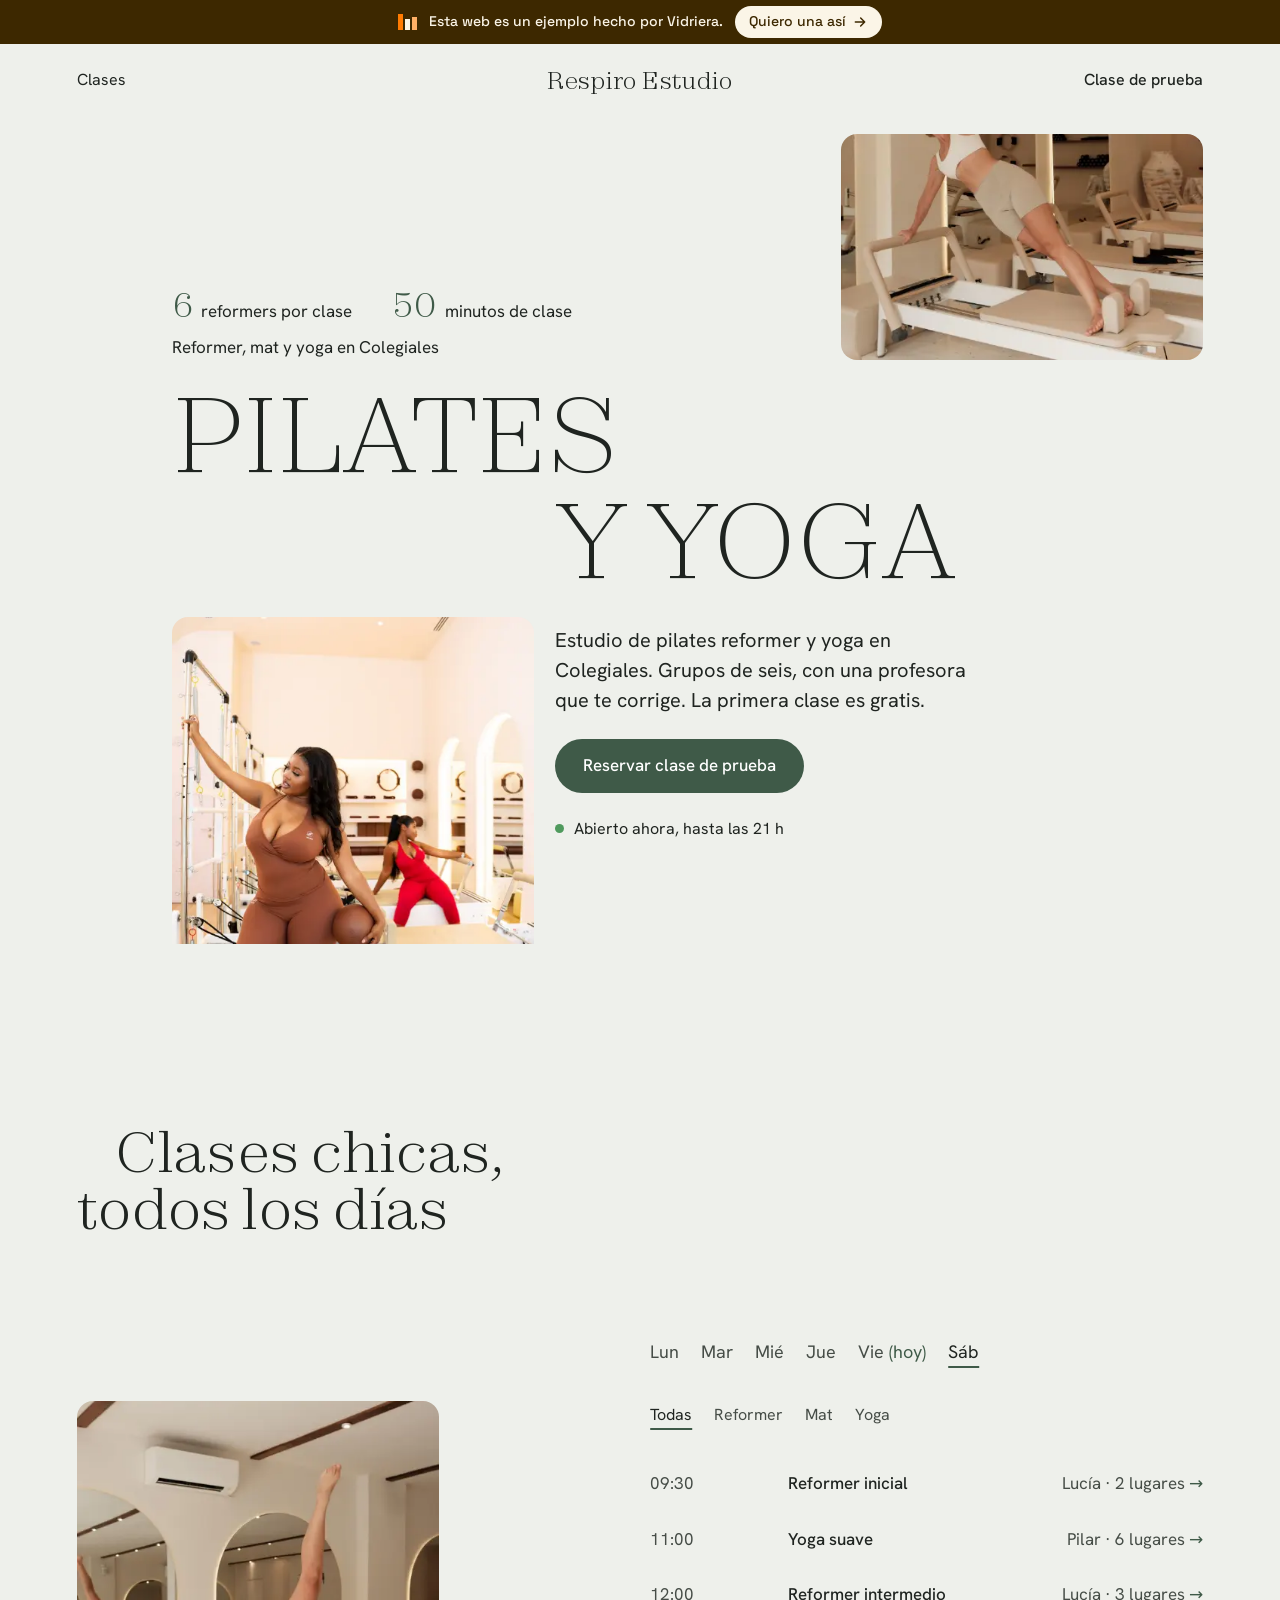
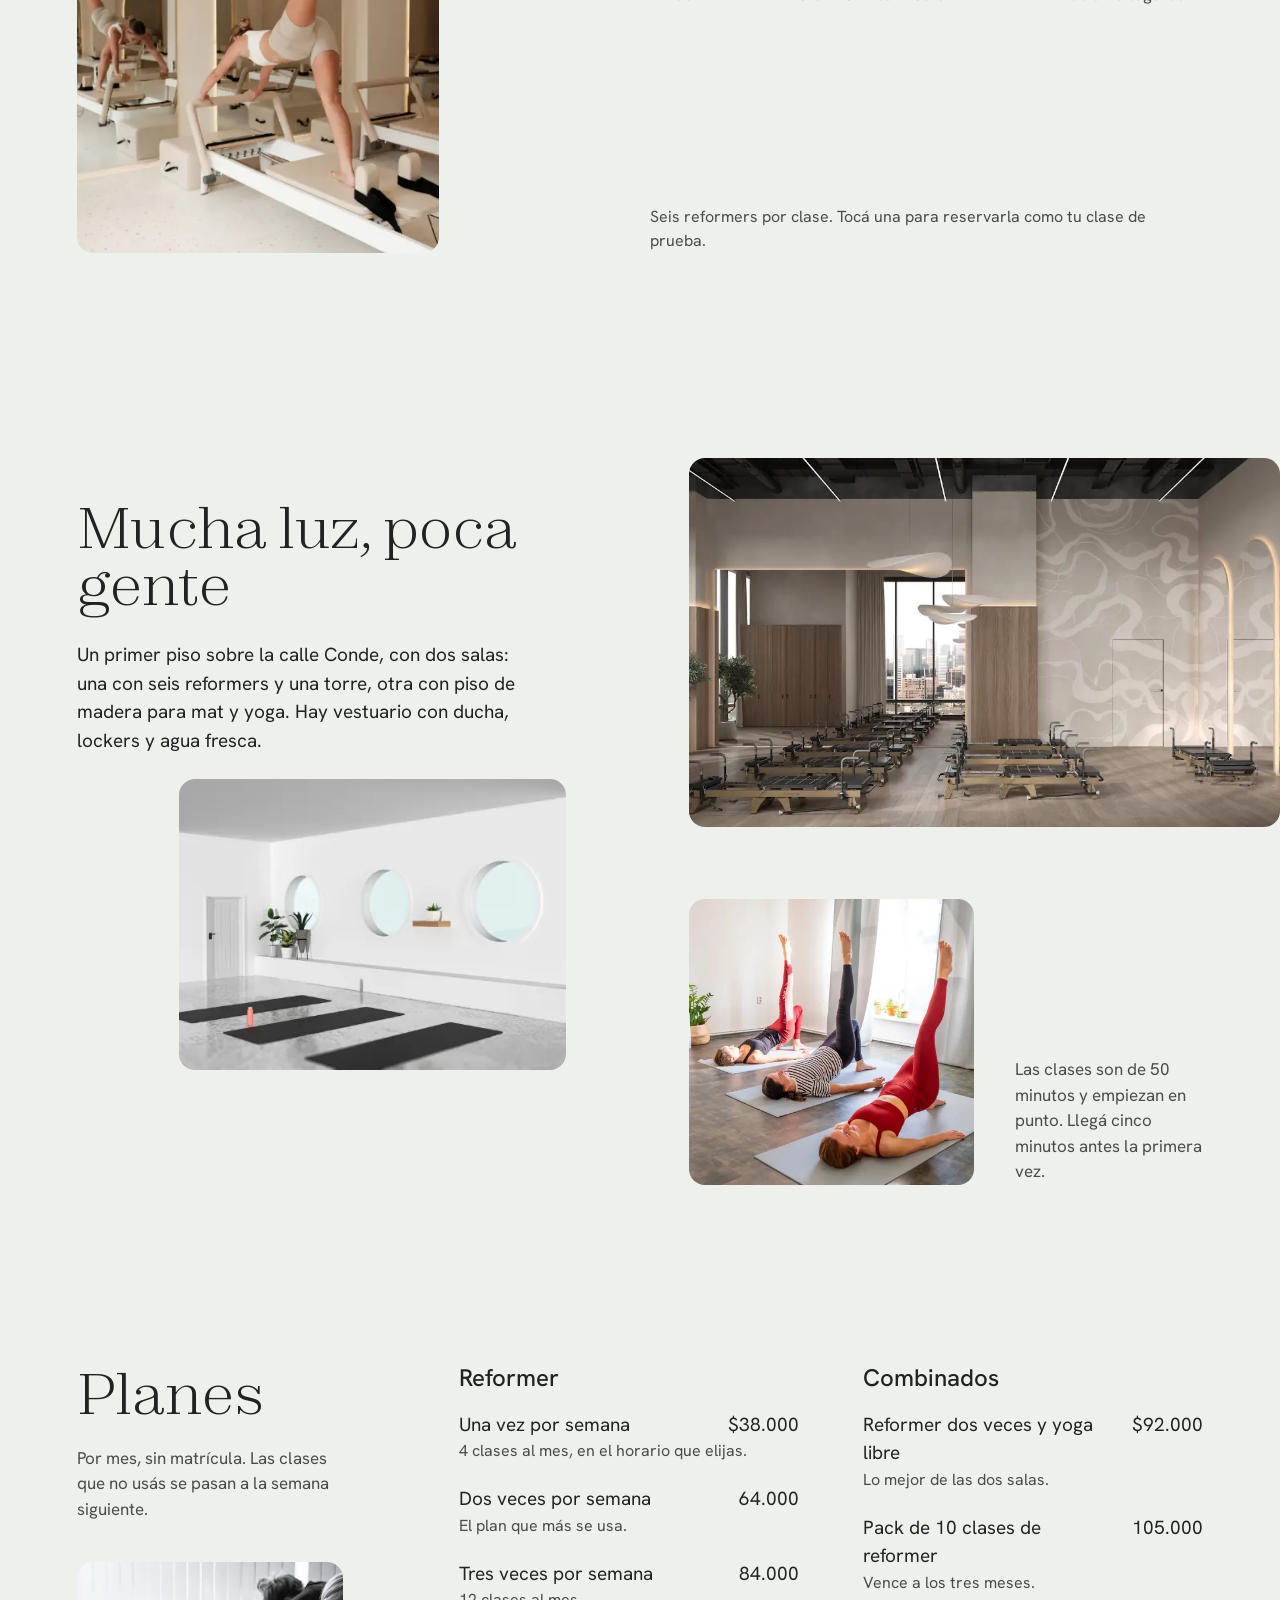
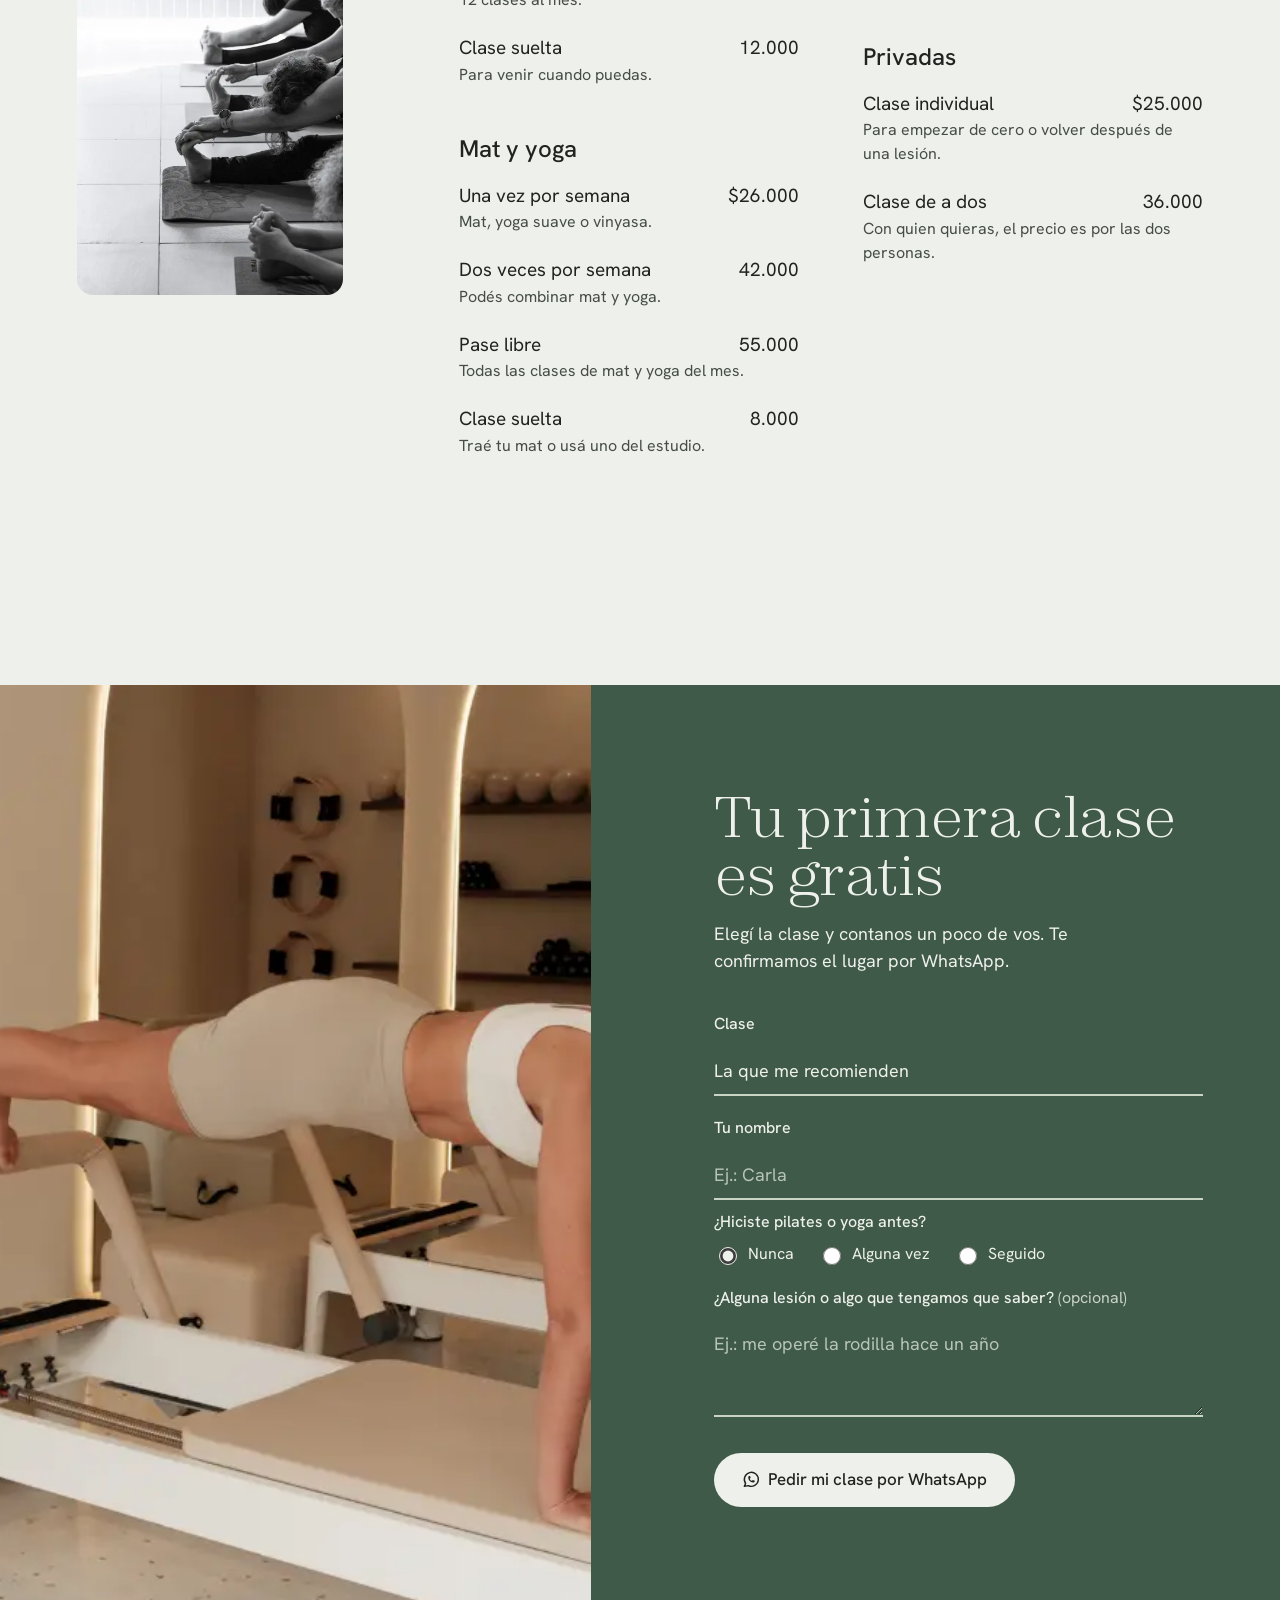
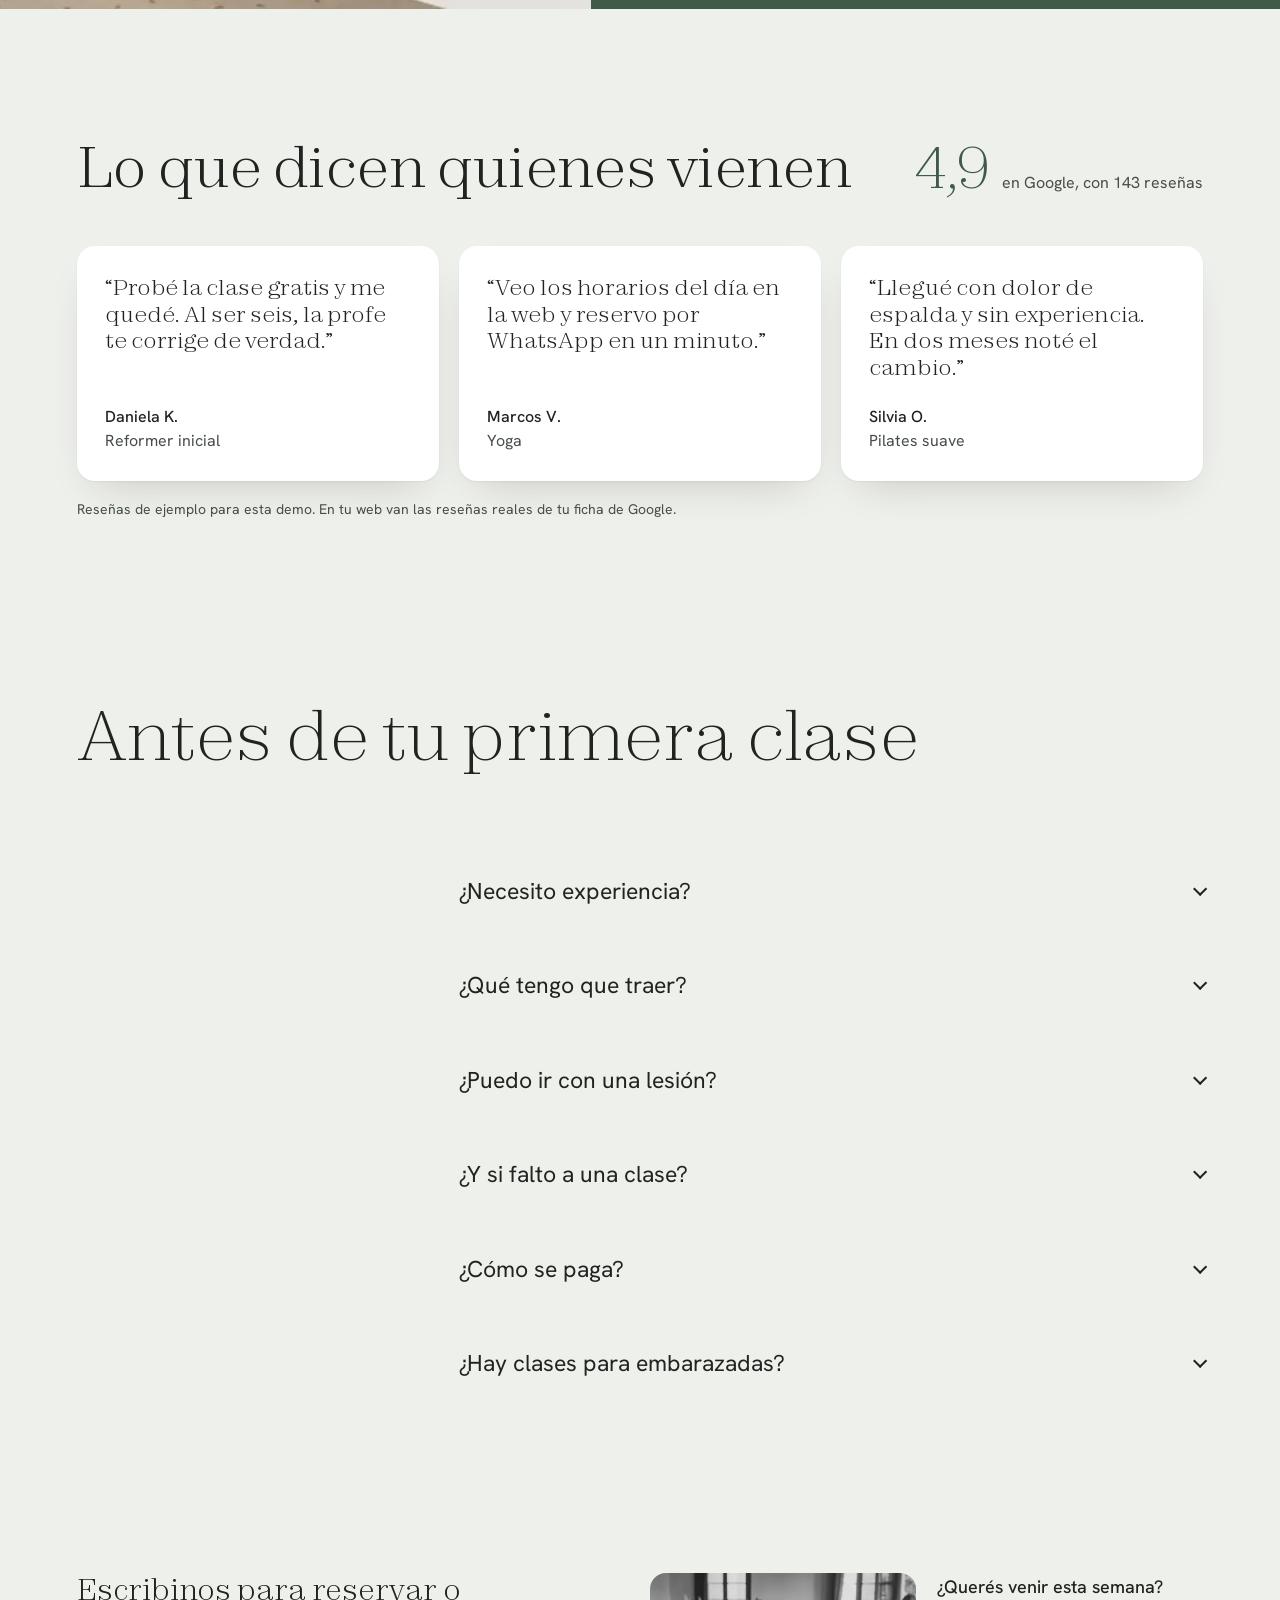
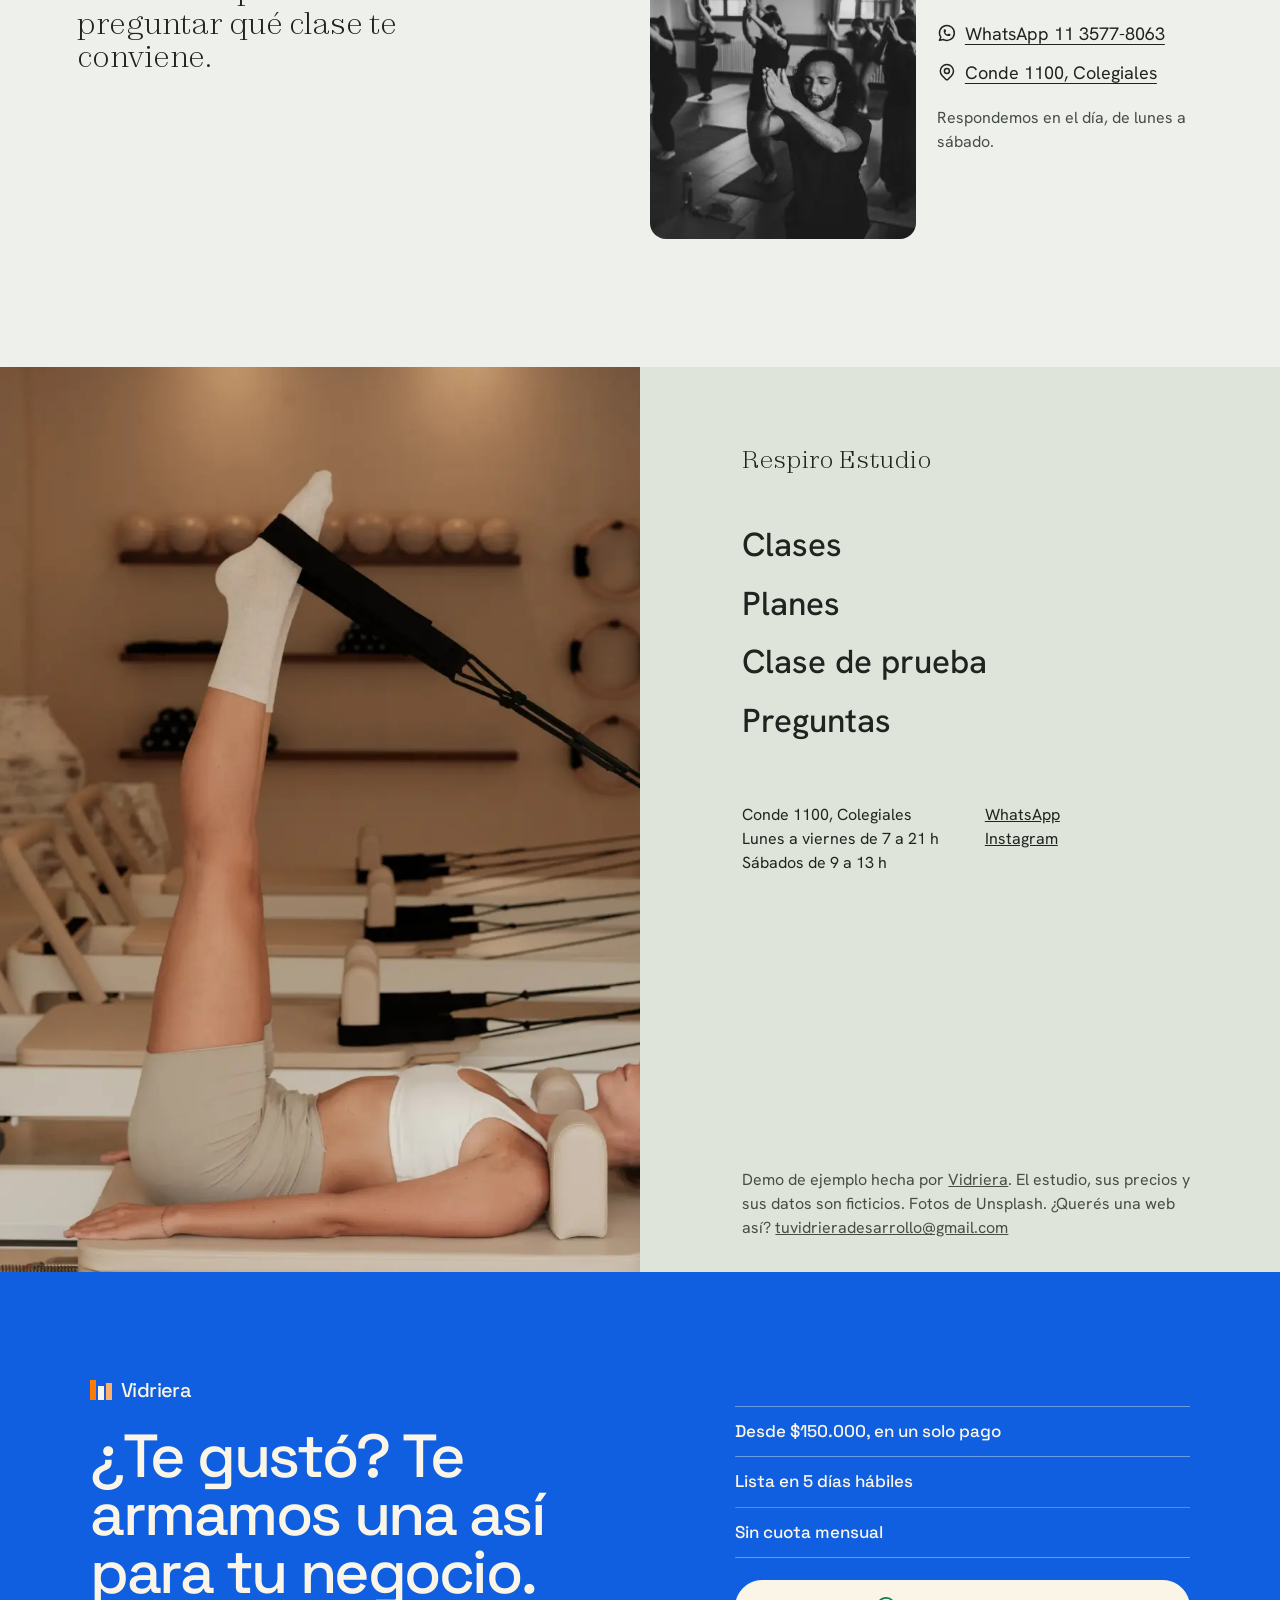
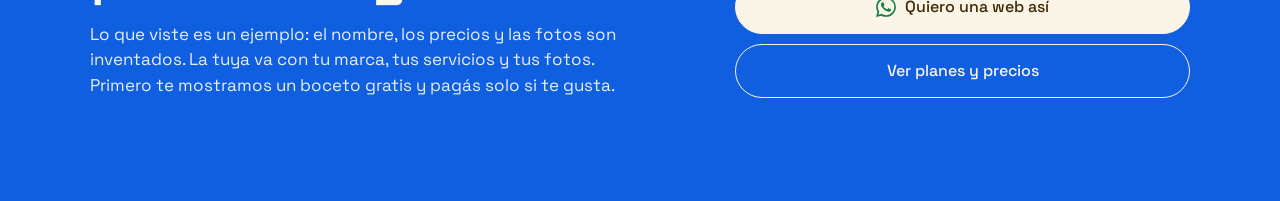
<file: vidriera/demos/pilates/index.html>
<!doctype html>
<html lang="es-AR">
<head>
  <meta charset="utf-8">
  <meta name="viewport" content="width=device-width, initial-scale=1">
  <title>Respiro Estudio | Pilates reformer y yoga en Colegiales</title>
  <meta name="description" content="Estudio de pilates reformer y yoga en Colegiales. Grupos de seis, clases todos los días y la primera clase gratis. Reservá por WhatsApp.">
  <meta name="robots" content="noindex">
  <meta name="theme-color" content="#f2efe9">
  <meta property="og:title" content="Respiro Estudio | Pilates reformer y yoga">
  <meta property="og:description" content="Grupos de seis y la primera clase gratis.">
  <meta property="og:image" content="https://vidriera.pages.dev/demos/pilates/img/reformer-3-900.webp">
  <link rel="icon" href="data:image/svg+xml,%3Csvg xmlns='http://www.w3.org/2000/svg' viewBox='0 0 64 64'%3E%3Crect width='64' height='64' fill='%23a3bfdb'/%3E%3Cpath d='M14 40c8-14 28-14 36 0' stroke='%23f2efe9' stroke-width='4' fill='none'/%3E%3C/svg%3E">
  <!-- Tipografías y foto principal servidas desde la misma web: sin esperar a otros servidores -->
  <link rel="preload" href="fonts/zodiak-100.woff2" as="font" type="font/woff2" crossorigin>
  <link rel="preload" href="fonts/hanken-grotesk-latin.woff2" as="font" type="font/woff2" crossorigin>
  <link rel="preload" href="img/dos-alumnas-900.webp" as="image" type="image/webp" imagesrcset="img/dos-alumnas-480.webp 480w, img/dos-alumnas-900.webp 900w, img/dos-alumnas-1200.webp 1200w" imagesizes="(max-width: 720px) 72vw, 30vw" fetchpriority="high">
  <script>document.documentElement.classList.add('js')</script>
  <link rel="stylesheet" href="estilos.css">
  <link href="https://fonts.googleapis.com/css2?family=Space+Grotesk:wght@500&display=swap" rel="stylesheet">
  <link rel="stylesheet" href="../../assets/demo-venta.css">
</head>
<body>
<aside class="vd-cinta" aria-label="Sobre este ejemplo">
  <span class="vd-marca" aria-hidden="true"><i></i><i></i><i></i></span>
  <p><span class="vd-largo">Esta web es un ejemplo hecho por Vidriera.</span><span class="vd-corto">Ejemplo de Vidriera</span></p>
  <a href="https://wa.me/5491135778063?text=Hola%2C%20vi%20el%20ejemplo%20de%20el%20estudio%20de%20pilates%20y%20quiero%20una%20web%20as%C3%AD%20para%20mi%20negocio." target="_blank" rel="noopener">Quiero una así <svg viewBox="0 0 24 24" fill="none" stroke="currentColor" stroke-width="2.2" stroke-linecap="round" stroke-linejoin="round" aria-hidden="true"><path d="M5 12h14M13 6l6 6-6 6"/></svg></a>
</aside>
<div class="vd-pagina">
<a class="skip" href="#clases">Saltar a las clases</a>

<header class="top">
  <a class="top-link" href="#clases">Clases</a>
  <a class="wordmark" href="#">Respiro Estudio</a>
  <a class="top-link top-cta" href="#prueba">Clase de prueba</a>
</header>

<main>
  <!-- Portada: título escalonado y dos fotos -->
  <section class="hero" aria-labelledby="titulo">
    <ul class="hero-facts" role="list">
      <li><strong>6</strong> reformers por clase</li>
      <li><strong>50</strong> minutos de clase</li>
      <li>Reformer, mat y yoga en Colegiales</li>
    </ul>
    <img class="hero-small" src="img/reformer-3-900.webp" srcset="img/reformer-3-480.webp 480w, img/reformer-3-900.webp 900w, img/reformer-3-1200.webp 1200w" sizes="(max-width: 720px) 46vw, 33vw" width="1400" height="787" alt="Alumna estirada sobre un reformer, con la pierna apoyada en la barra">
    <h1 id="titulo" class="hero-title">
      <span class="l1" data-rise>Pilates</span>
      <span class="l2" data-rise style="--i:1">y yoga</span>
    </h1>
    <img class="hero-tall" fetchpriority="high" src="img/dos-alumnas-900.webp" srcset="img/dos-alumnas-480.webp 480w, img/dos-alumnas-900.webp 900w, img/dos-alumnas-1200.webp 1200w" sizes="(max-width: 720px) 72vw, 30vw" width="1400" height="1750" alt="Dos alumnas estirando en la torre de pilates del estudio">
    <div class="hero-copy" data-rise style="--i:2">
      <p>Estudio de pilates reformer y yoga en Colegiales. Grupos de seis, con una profesora que te corrige. La primera clase es gratis.</p>
      <a class="btn" href="#prueba">Reservar clase de prueba</a>
      <p class="estado" data-estado><span data-estado-texto>Lunes a viernes de 7 a 21 h, sábados de 9 a 13 h</span></p>
    </div>
  </section>

  <!-- Clases: la grilla de la semana, filtrable -->
  <section id="clases" class="classes" aria-labelledby="clases-titulo">
    <h2 id="clases-titulo" class="h2 indent" data-reveal>Clases chicas, todos los días</h2>
    <div class="classes-body">
      <figure class="classes-photo" data-reveal>
        <img src="img/reformer-2-900.webp" srcset="img/reformer-2-480.webp 480w, img/reformer-2-900.webp 900w, img/reformer-2-1200.webp 1200w" sizes="(max-width: 720px) 60vw, 30vw" width="1400" height="1980" loading="lazy" alt="Alumna haciendo un ejercicio de equilibrio en el reformer">
      </figure>
      <div class="schedule">
        <div class="days" role="group" aria-label="Elegir día" id="dias"></div>
        <div class="kinds" role="group" aria-label="Tipo de clase" id="tipos">
          <button type="button" class="kind" aria-pressed="true" data-tipo="todas">Todas</button>
          <button type="button" class="kind" aria-pressed="false" data-tipo="Reformer">Reformer</button>
          <button type="button" class="kind" aria-pressed="false" data-tipo="Mat">Mat</button>
          <button type="button" class="kind" aria-pressed="false" data-tipo="Yoga">Yoga</button>
        </div>
        <ul class="rows" id="filas" role="list" aria-live="polite">
          <li class="row-static">Lunes a viernes: reformer a las 8, 12:30, 18 y 19:30 h; mat y yoga a la mañana y a la noche. Sábados de 9 a 13 h.</li>
        </ul>
        <p class="schedule-note">Seis reformers por clase. Tocá una para reservarla como tu clase de prueba.</p>
      </div>
    </div>
  </section>

  <!-- El estudio: fotos a distintos tamaños -->
  <section class="studio" aria-labelledby="estudio-titulo">
    <div class="studio-copy">
      <h2 id="estudio-titulo" class="h2" data-reveal>Mucha luz, poca gente</h2>
      <p data-reveal style="--i:1">Un primer piso sobre la calle Conde, con dos salas: una con seis reformers y una torre, otra con piso de madera para mat y yoga. Hay vestuario con ducha, lockers y agua fresca.</p>
    </div>
    <img class="st-wide" src="img/estudio-900.webp" srcset="img/estudio-480.webp 480w, img/estudio-900.webp 900w, img/estudio-1200.webp 1200w" sizes="(max-width: 720px) 100vw, 50vw" width="1400" height="903" loading="lazy" alt="Sala amplia con reformers en fila y ventanales" data-reveal>
    <img class="st-tall" src="img/sala-ventanas-900.webp" srcset="img/sala-ventanas-480.webp 480w, img/sala-ventanas-900.webp 900w, img/sala-ventanas-1200.webp 1200w" sizes="(max-width: 720px) 64vw, 30vw" width="1400" height="1050" loading="lazy" alt="Sala blanca con ventanas redondas y colchonetas de yoga" data-reveal>
    <img class="st-square" src="img/puente-900.webp" srcset="img/puente-480.webp 480w, img/puente-900.webp 900w, img/puente-1200.webp 1200w" sizes="(max-width: 720px) 54vw, 22vw" width="1400" height="1867" loading="lazy" alt="Alumnas en clase de mat con las piernas en alto" data-reveal>
    <p class="st-note" data-reveal>Las clases son de 50 minutos y empiezan en punto. Llegá cinco minutos antes la primera vez.</p>
  </section>

  <!-- Planes: precios como un menú -->
  <section id="planes" class="plans" aria-labelledby="planes-titulo">
    <div class="plans-side">
      <h2 id="planes-titulo" class="h2" data-reveal>Planes</h2>
      <p data-reveal style="--i:1">Por mes, sin matrícula. Las clases que no usás se pasan a la semana siguiente.</p>
      <img src="img/yoga-clase-900.webp" srcset="img/yoga-clase-480.webp 480w, img/yoga-clase-900.webp 900w, img/yoga-clase-1200.webp 1200w" sizes="(max-width: 720px) 60vw, (max-width: 1000px) 45vw, 22vw" width="1400" height="2100" loading="lazy" alt="Alumnas estirando en una clase de yoga" data-reveal>
    </div>
    <div class="menu">
      <div class="group" data-reveal>
        <h3>Reformer</h3>
        <ul role="list">
          <li><span class="name">Una vez por semana</span><span class="price nums">$38.000</span><small>4 clases al mes, en el horario que elijas.</small></li>
          <li><span class="name">Dos veces por semana</span><span class="price nums">64.000</span><small>El plan que más se usa.</small></li>
          <li><span class="name">Tres veces por semana</span><span class="price nums">84.000</span><small>12 clases al mes.</small></li>
          <li><span class="name">Clase suelta</span><span class="price nums">12.000</span><small>Para venir cuando puedas.</small></li>
        </ul>
      </div>
      <div class="group" data-reveal style="--i:1">
        <h3>Mat y yoga</h3>
        <ul role="list">
          <li><span class="name">Una vez por semana</span><span class="price nums">$26.000</span><small>Mat, yoga suave o vinyasa.</small></li>
          <li><span class="name">Dos veces por semana</span><span class="price nums">42.000</span><small>Podés combinar mat y yoga.</small></li>
          <li><span class="name">Pase libre</span><span class="price nums">55.000</span><small>Todas las clases de mat y yoga del mes.</small></li>
          <li><span class="name">Clase suelta</span><span class="price nums">8.000</span><small>Traé tu mat o usá uno del estudio.</small></li>
        </ul>
      </div>
      <div class="group" data-reveal>
        <h3>Combinados</h3>
        <ul role="list">
          <li><span class="name">Reformer dos veces y yoga libre</span><span class="price nums">$92.000</span><small>Lo mejor de las dos salas.</small></li>
          <li><span class="name">Pack de 10 clases de reformer</span><span class="price nums">105.000</span><small>Vence a los tres meses.</small></li>
        </ul>
      </div>
      <div class="group" data-reveal style="--i:1">
        <h3>Privadas</h3>
        <ul role="list">
          <li><span class="name">Clase individual</span><span class="price nums">$25.000</span><small>Para empezar de cero o volver después de una lesión.</small></li>
          <li><span class="name">Clase de a dos</span><span class="price nums">36.000</span><small>Con quien quieras, el precio es por las dos personas.</small></li>
        </ul>
      </div>
    </div>
  </section>

  <!-- Clase de prueba -->
  <section id="prueba" class="trial" aria-labelledby="prueba-titulo">
    <img class="trial-photo" src="img/reformer-4-900.webp" srcset="img/reformer-4-480.webp 480w, img/reformer-4-900.webp 900w, img/reformer-4-1200.webp 1200w" sizes="(max-width: 720px) 100vw, 50vw" width="1400" height="990" loading="lazy" alt="Alumna en posición de plancha sobre el reformer" data-reveal>
    <form class="trial-form" id="form-prueba" data-reveal>
      <h2 id="prueba-titulo" class="h2">Tu primera clase es gratis</h2>
      <p>Elegí la clase y contanos un poco de vos. Te confirmamos el lugar por WhatsApp.</p>
      <label for="p-clase">Clase</label>
      <select class="field" id="p-clase"><option value="">La que me recomienden</option></select>
      <label for="p-nombre">Tu nombre</label>
      <input class="field" id="p-nombre" type="text" autocomplete="given-name" required placeholder="Ej.: Carla">
      <fieldset class="levels">
        <legend>¿Hiciste pilates o yoga antes?</legend>
        <label><input type="radio" name="nivel" value="Nunca hice pilates ni yoga" checked> Nunca</label>
        <label><input type="radio" name="nivel" value="Hice pilates o yoga alguna vez"> Alguna vez</label>
        <label><input type="radio" name="nivel" value="Hago pilates o yoga seguido"> Seguido</label>
      </fieldset>
      <label for="p-nota">¿Alguna lesión o algo que tengamos que saber? <span>(opcional)</span></label>
      <textarea class="field" id="p-nota" rows="3" placeholder="Ej.: me operé la rodilla hace un año"></textarea>
      <button class="btn btn-light" type="submit"><svg class="vd-ic" viewBox="0 0 24 24" aria-hidden="true"><path d="M3 21l1.65 -3.8a9 9 0 1 1 3.4 2.9l-5.05 .9"/><path d="M9 10a.5 .5 0 0 0 1 0v-1a.5 .5 0 0 0 -1 0v1a5 5 0 0 0 5 5h1a.5 .5 0 0 0 0 -1h-1a.5 .5 0 0 0 0 1"/></svg>Pedir mi clase por WhatsApp</button>
    </form>
  </section>

  <!-- Reseñas -->
  <section id="resenas" class="rs" aria-labelledby="rs-titulo">
    <div class="rs-head">
      <h2 id="rs-titulo" class="h2" data-reveal>Lo que dicen quienes vienen</h2>
      <p class="rs-score" data-reveal><strong>4,9</strong><span>en Google, con 143 reseñas</span></p>
    </div>
    <ul class="rs-grid" role="list">
      <li class="rs-item" data-reveal><blockquote>“Probé la clase gratis y me quedé. Al ser seis, la profe te corrige de verdad.”</blockquote><p class="rs-who">Daniela K. <span>Reformer inicial</span></p></li>
      <li class="rs-item" data-reveal style="--i:1"><blockquote>“Veo los horarios del día en la web y reservo por WhatsApp en un minuto.”</blockquote><p class="rs-who">Marcos V. <span>Yoga</span></p></li>
      <li class="rs-item" data-reveal style="--i:2"><blockquote>“Llegué con dolor de espalda y sin experiencia. En dos meses noté el cambio.”</blockquote><p class="rs-who">Silvia O. <span>Pilates suave</span></p></li>
    </ul>
    <p class="rs-note">Reseñas de ejemplo para esta demo. En tu web van las reseñas reales de tu ficha de Google.</p>
  </section>

  <!-- Preguntas -->
  <section id="preguntas" class="faq" aria-labelledby="preguntas-titulo">
    <h2 id="preguntas-titulo" class="faq-title" data-reveal>Antes de tu primera clase</h2>
    <div class="faq-list">
      <details data-reveal><summary>¿Necesito experiencia?</summary><p>No. Las clases de reformer inicial y de yoga suave son para empezar de cero, y la profesora corrige a cada una.</p></details>
      <details data-reveal><summary>¿Qué tengo que traer?</summary><p>Ropa cómoda y medias antideslizantes para el reformer (si no tenés, te prestamos). Las colchonetas las pone el estudio.</p></details>
      <details data-reveal><summary>¿Puedo ir con una lesión?</summary><p>Sí, contanos antes qué te pasó. Si hace falta te recomendamos empezar con una clase privada o con el apto de tu médico.</p></details>
      <details data-reveal><summary>¿Y si falto a una clase?</summary><p>Avisá con dos horas de anticipación y la recuperás en otro horario de la misma semana o de la siguiente.</p></details>
      <details data-reveal><summary>¿Cómo se paga?</summary><p>Efectivo, transferencia o Mercado Pago, del 1 al 10 de cada mes.</p></details>
      <details data-reveal><summary>¿Hay clases para embarazadas?</summary><p>Sí, los martes y jueves a las 10 h hay pilates prenatal en mat, con grupos de cuatro.</p></details>
    </div>
  </section>

  <!-- Contacto -->
  <section class="contact" aria-label="Contacto">
    <p class="contact-sentence" data-reveal>Escribinos para reservar o preguntar qué clase te conviene.</p>
    <img class="contact-photo" src="img/yoga-estudio-900.webp" srcset="img/yoga-estudio-480.webp 480w, img/yoga-estudio-900.webp 900w, img/yoga-estudio-1200.webp 1200w" sizes="(max-width: 720px) 96px, 22vw" width="1400" height="933" loading="lazy" alt="Clase de yoga en una sala con ventanales" data-reveal>
    <div class="contact-links" data-reveal>
      <p class="contact-q">¿Querés venir esta semana?</p>
      <a href="https://wa.me/5491135778063" data-wa="Hola, quiero reservar una clase en Respiro."><svg class="vd-ic" viewBox="0 0 24 24" aria-hidden="true"><path d="M3 21l1.65 -3.8a9 9 0 1 1 3.4 2.9l-5.05 .9"/><path d="M9 10a.5 .5 0 0 0 1 0v-1a.5 .5 0 0 0 -1 0v1a5 5 0 0 0 5 5h1a.5 .5 0 0 0 0 -1h-1a.5 .5 0 0 0 0 1"/></svg>WhatsApp 11 3577-8063</a>
      <a href="https://maps.google.com/?q=Conde+1100,+Colegiales,+Buenos+Aires" target="_blank" rel="noopener"><svg class="vd-ic" viewBox="0 0 24 24" aria-hidden="true"><path d="M9 11a3 3 0 1 0 6 0a3 3 0 0 0 -6 0"/><path d="M17.657 16.657l-4.243 4.243a2 2 0 0 1 -2.827 0l-4.244 -4.243a8 8 0 1 1 11.314 0z"/></svg>Conde 1100, Colegiales</a>
      <p class="contact-city">Respondemos en el día, de lunes a sábado.</p>
    </div>
  </section>
</main>

<footer class="footer">
  <img class="footer-photo" src="img/reformer-1-900.webp" srcset="img/reformer-1-480.webp 480w, img/reformer-1-900.webp 900w, img/reformer-1-1200.webp 1200w" sizes="(max-width: 720px) 100vw, 50vw" width="1400" height="1980" loading="lazy" alt="Detalle de una pierna en alto con la correa del reformer">
  <div class="footer-side">
    <p class="footer-mark">Respiro Estudio</p>
    <nav class="footer-menu" aria-label="Secciones">
      <a href="#clases">Clases</a>
      <a href="#planes">Planes</a>
      <a href="#prueba">Clase de prueba</a>
      <a href="#preguntas">Preguntas</a>
    </nav>
    <div class="footer-blocks">
      <p>Conde 1100, Colegiales<br>Lunes a viernes de 7 a 21 h<br>Sábados de 9 a 13 h</p>
      <p><a href="https://wa.me/5491135778063" data-wa="Hola, quiero reservar una clase en Respiro.">WhatsApp</a><br><a href="https://instagram.com" target="_blank" rel="noopener">Instagram</a></p>
    </div>
    <p class="legal">Demo de ejemplo hecha por <a href="../../index.html">Vidriera</a>. El estudio, sus precios y sus datos son ficticios. Fotos de Unsplash. ¿Querés una web así? <a href="mailto:tuvidrieradesarrollo@gmail.com">tuvidrieradesarrollo@gmail.com</a></p>
  </div>
</footer>
</div>
<section class="vd-cierre" aria-labelledby="vd-titulo">
  <div class="vd-cierre-in">
    <div>
      <p class="vd-logo"><span class="vd-marca" aria-hidden="true"><i></i><i></i><i></i></span>Vidriera</p>
      <h2 id="vd-titulo">¿Te gustó? Te armamos una así para tu negocio.</h2>
      <p class="vd-texto">Lo que viste es un ejemplo: el nombre, los precios y las fotos son inventados. La tuya va con tu marca, tus servicios y tus fotos. Primero te mostramos un boceto gratis y pagás solo si te gusta.</p>
    </div>
    <div class="vd-lado">
      <ul class="vd-datos">
        <li>Desde $150.000, en un solo pago</li>
        <li>Lista en 5 días hábiles</li>
        <li>Sin cuota mensual</li>
      </ul>
      <div class="vd-botones">
        <a class="vd-btn" href="https://wa.me/5491135778063?text=Hola%2C%20vi%20el%20ejemplo%20de%20el%20estudio%20de%20pilates%20y%20quiero%20una%20web%20as%C3%AD%20para%20mi%20negocio." target="_blank" rel="noopener"><svg viewBox="0 0 24 24" aria-hidden="true"><path fill="currentColor" d="M17.47 14.38c-.3-.15-1.76-.87-2.03-.97-.27-.1-.47-.15-.67.15-.2.3-.77.97-.94 1.16-.17.2-.35.22-.64.08-.3-.15-1.26-.46-2.39-1.48-.88-.79-1.48-1.76-1.65-2.06-.17-.3-.02-.46.13-.6.13-.14.3-.35.45-.52.15-.17.2-.3.3-.5.1-.2.05-.37-.03-.52-.07-.15-.67-1.61-.92-2.2-.24-.58-.49-.5-.67-.51h-.57c-.2 0-.52.07-.79.37-.27.3-1.04 1.02-1.04 2.48s1.07 2.88 1.21 3.07c.15.2 2.1 3.2 5.08 4.49.71.3 1.26.49 1.7.62.71.23 1.36.2 1.87.12.57-.08 1.76-.72 2-1.41.25-.7.25-1.29.18-1.41-.08-.13-.28-.2-.57-.35m-5.42 7.4h-.01a9.87 9.87 0 0 1-5.03-1.38l-.36-.21-3.74.98 1-3.65-.24-.37a9.86 9.86 0 0 1-1.51-5.26c0-5.45 4.44-9.88 9.89-9.88 2.64 0 5.12 1.03 6.99 2.9a9.82 9.82 0 0 1 2.89 6.99c0 5.45-4.44 9.88-9.88 9.88m8.41-18.3A11.82 11.82 0 0 0 12.05 0C5.5 0 .16 5.34.16 11.89c0 2.1.55 4.14 1.59 5.95L.06 24l6.3-1.65a11.88 11.88 0 0 0 5.68 1.45h.01c6.55 0 11.89-5.34 11.89-11.89a11.82 11.82 0 0 0-3.48-8.41z"/></svg>Quiero una web así</a>
        <a class="vd-btn vd-btn-linea" href="../../index.html#precios">Ver planes y precios</a>
      </div>
    </div>
  </div>
</section>


<a class="float-wa" id="float-wa" href="https://wa.me/5491135778063" data-wa="Hola, quiero reservar una clase de prueba en Respiro." aria-label="Escribir por WhatsApp">Reservar por WhatsApp</a>

<script src="app.js" defer></script>
<script src="../../assets/demo-efectos.js" defer></script>
</body>
</html>
</file>
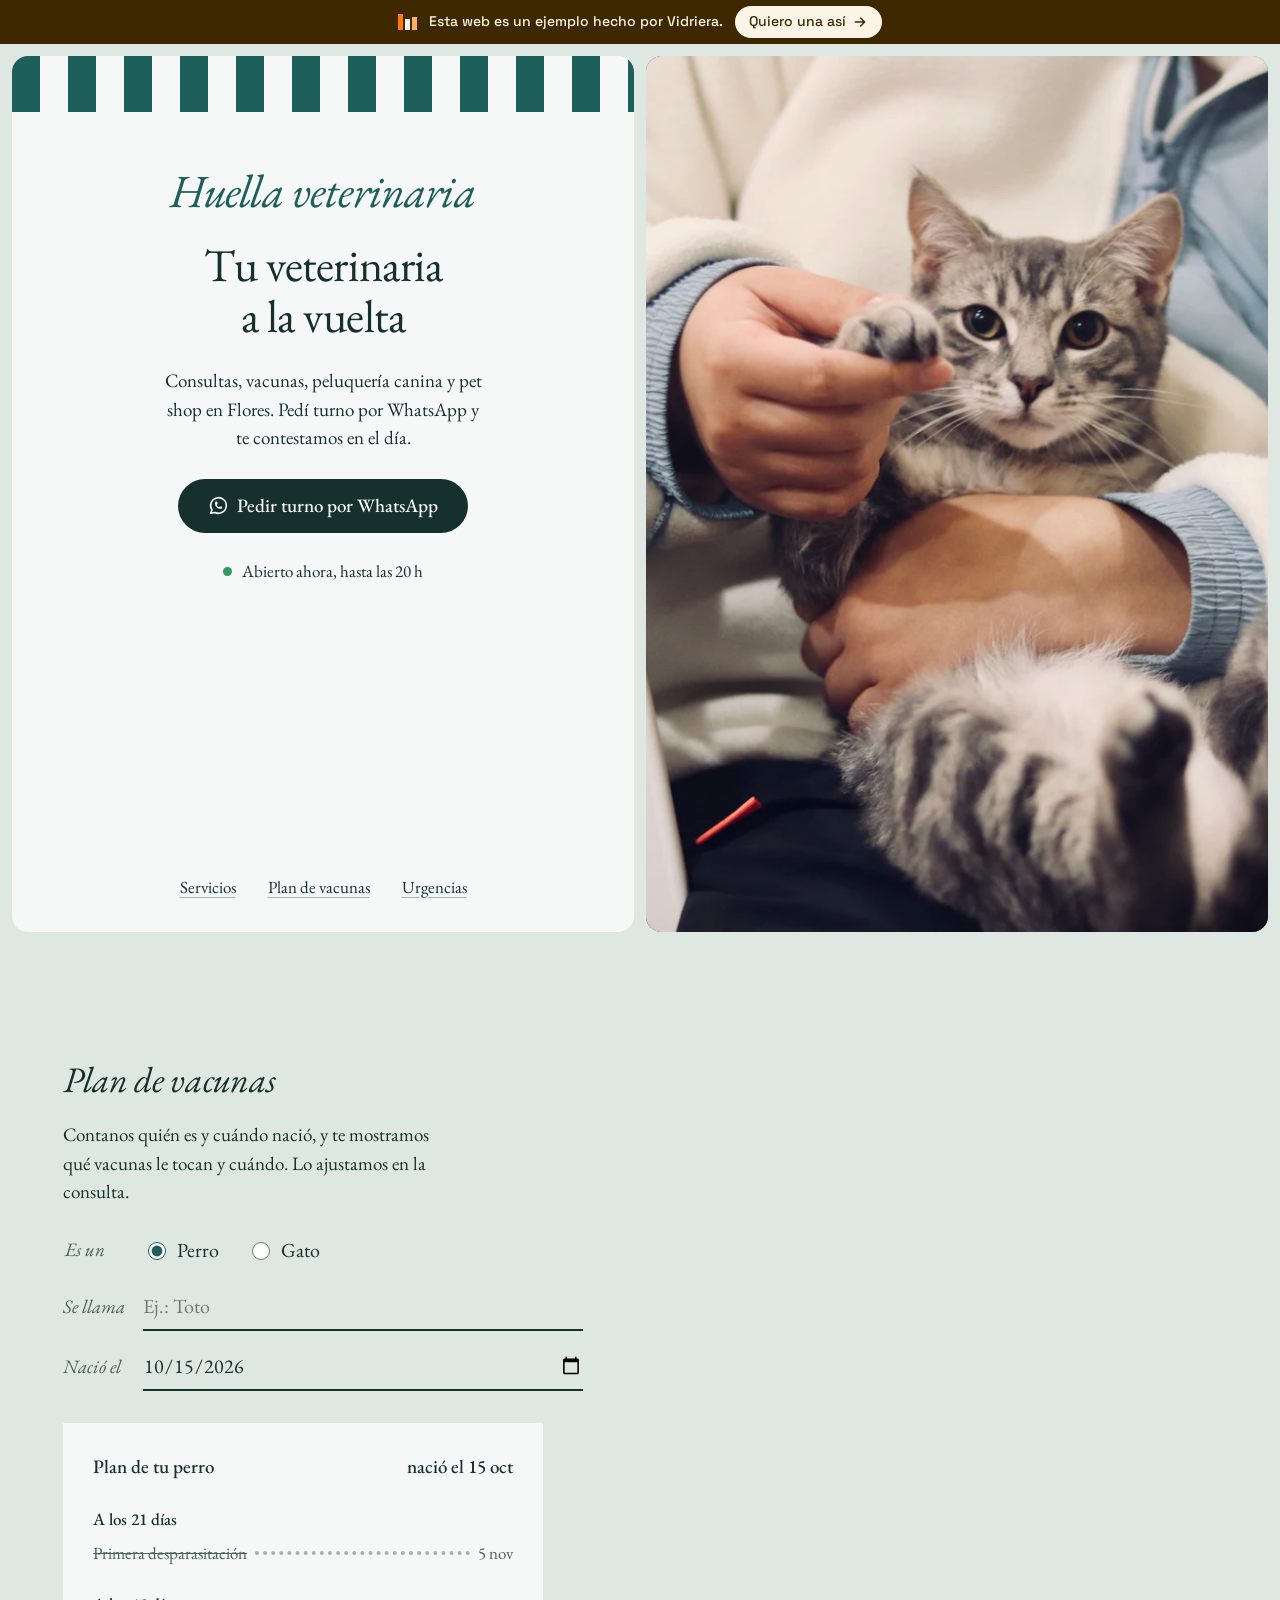
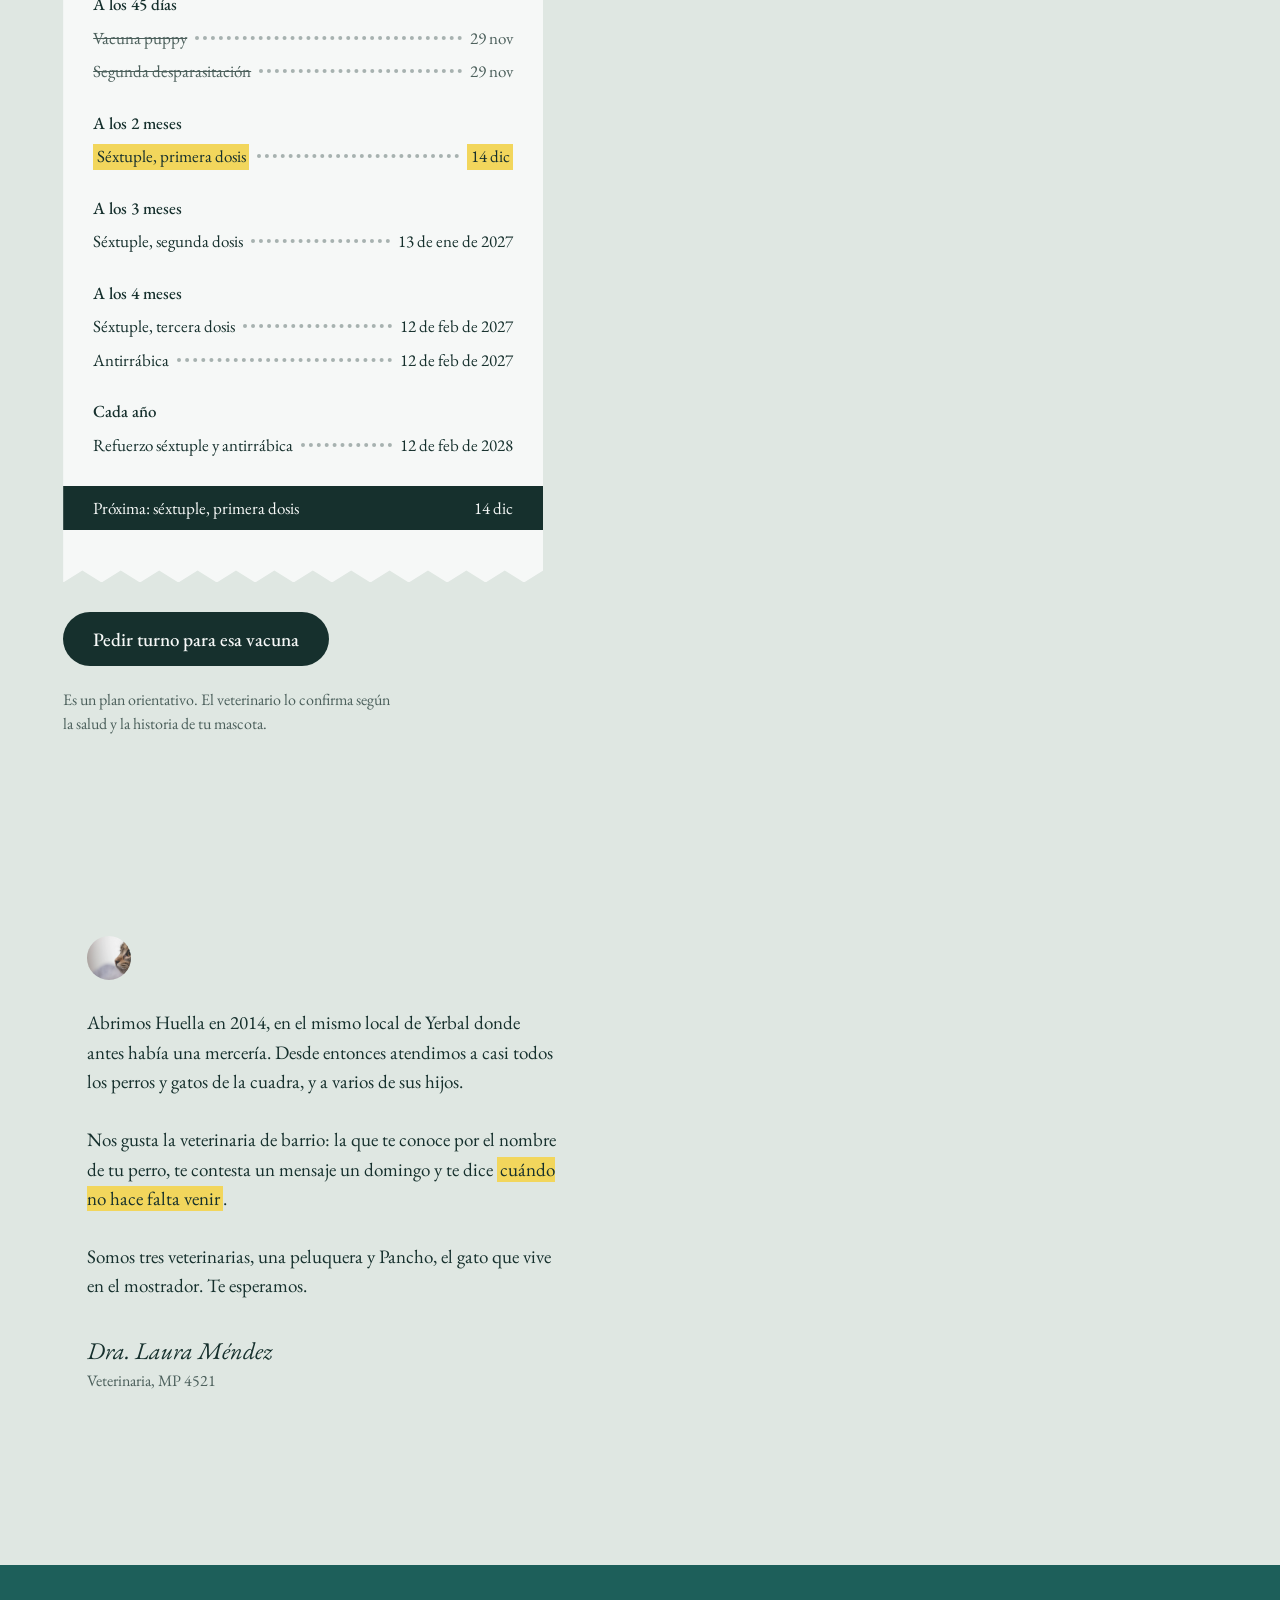
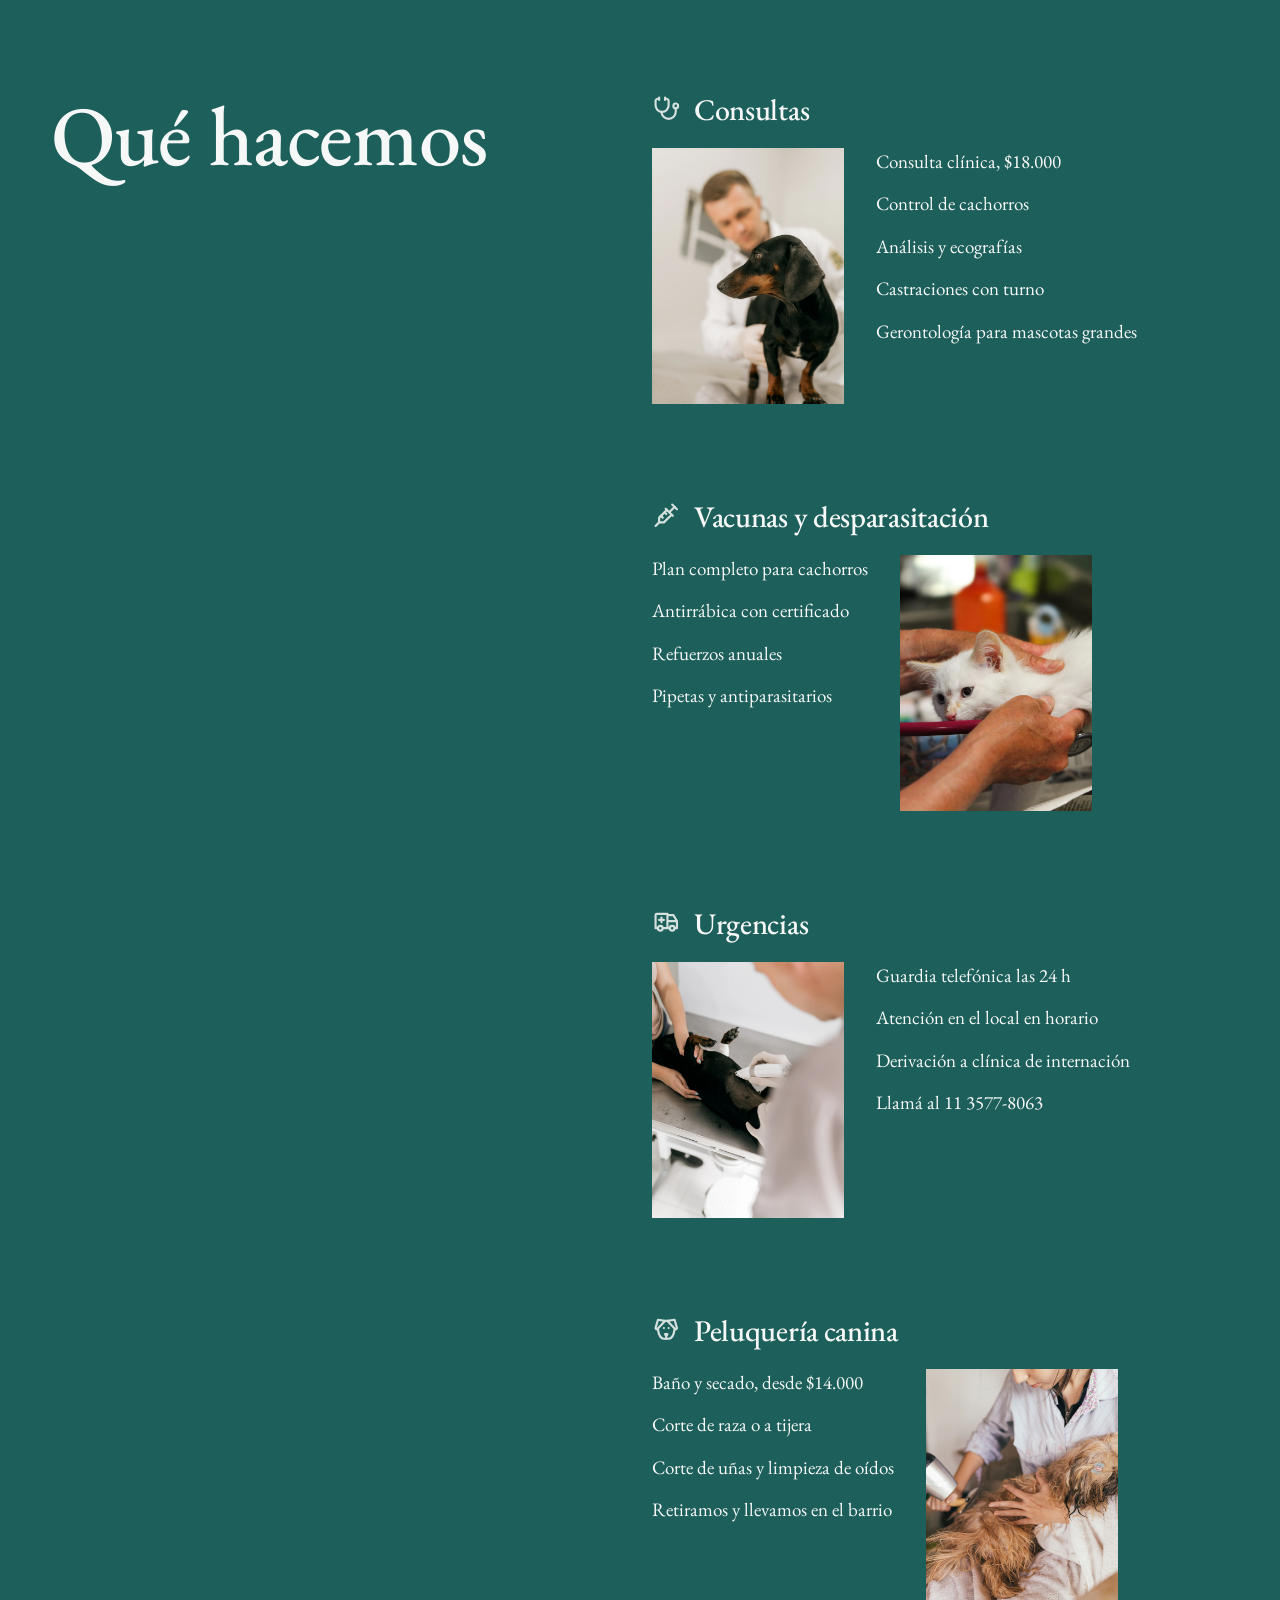
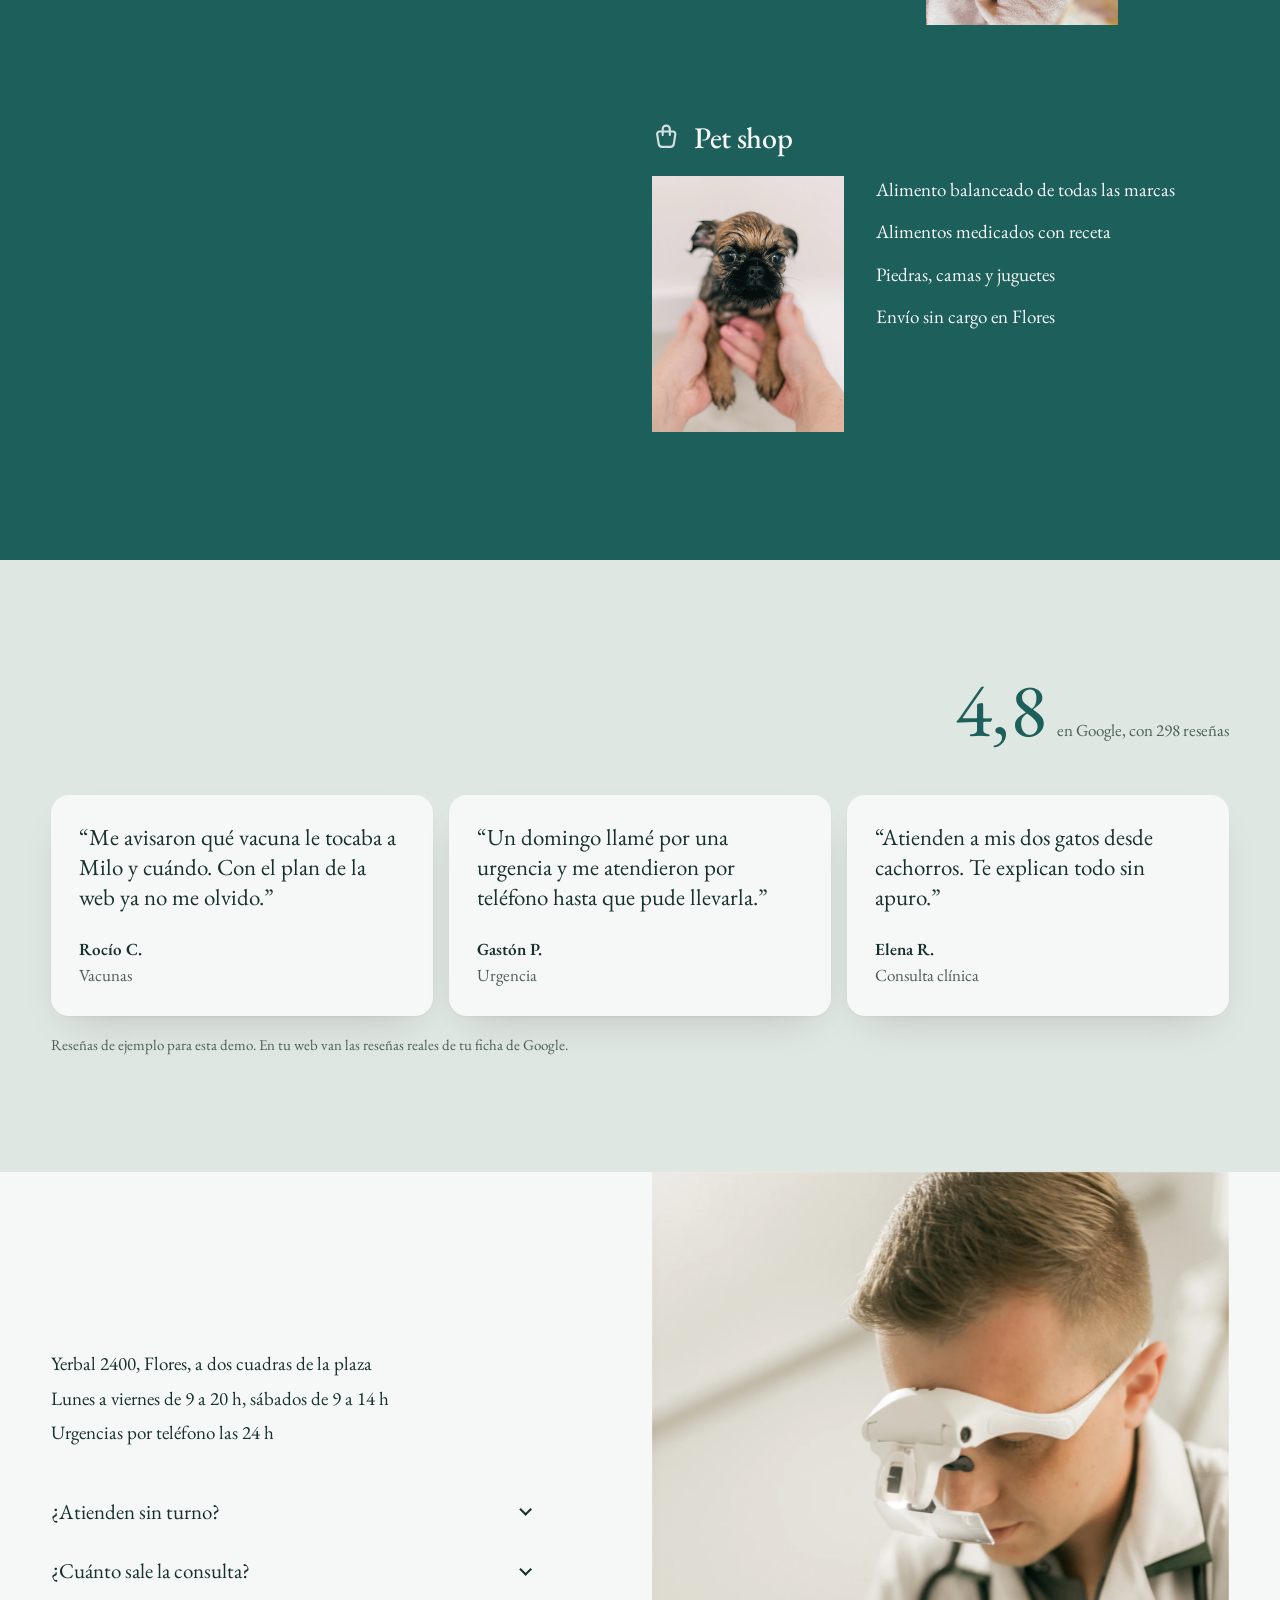
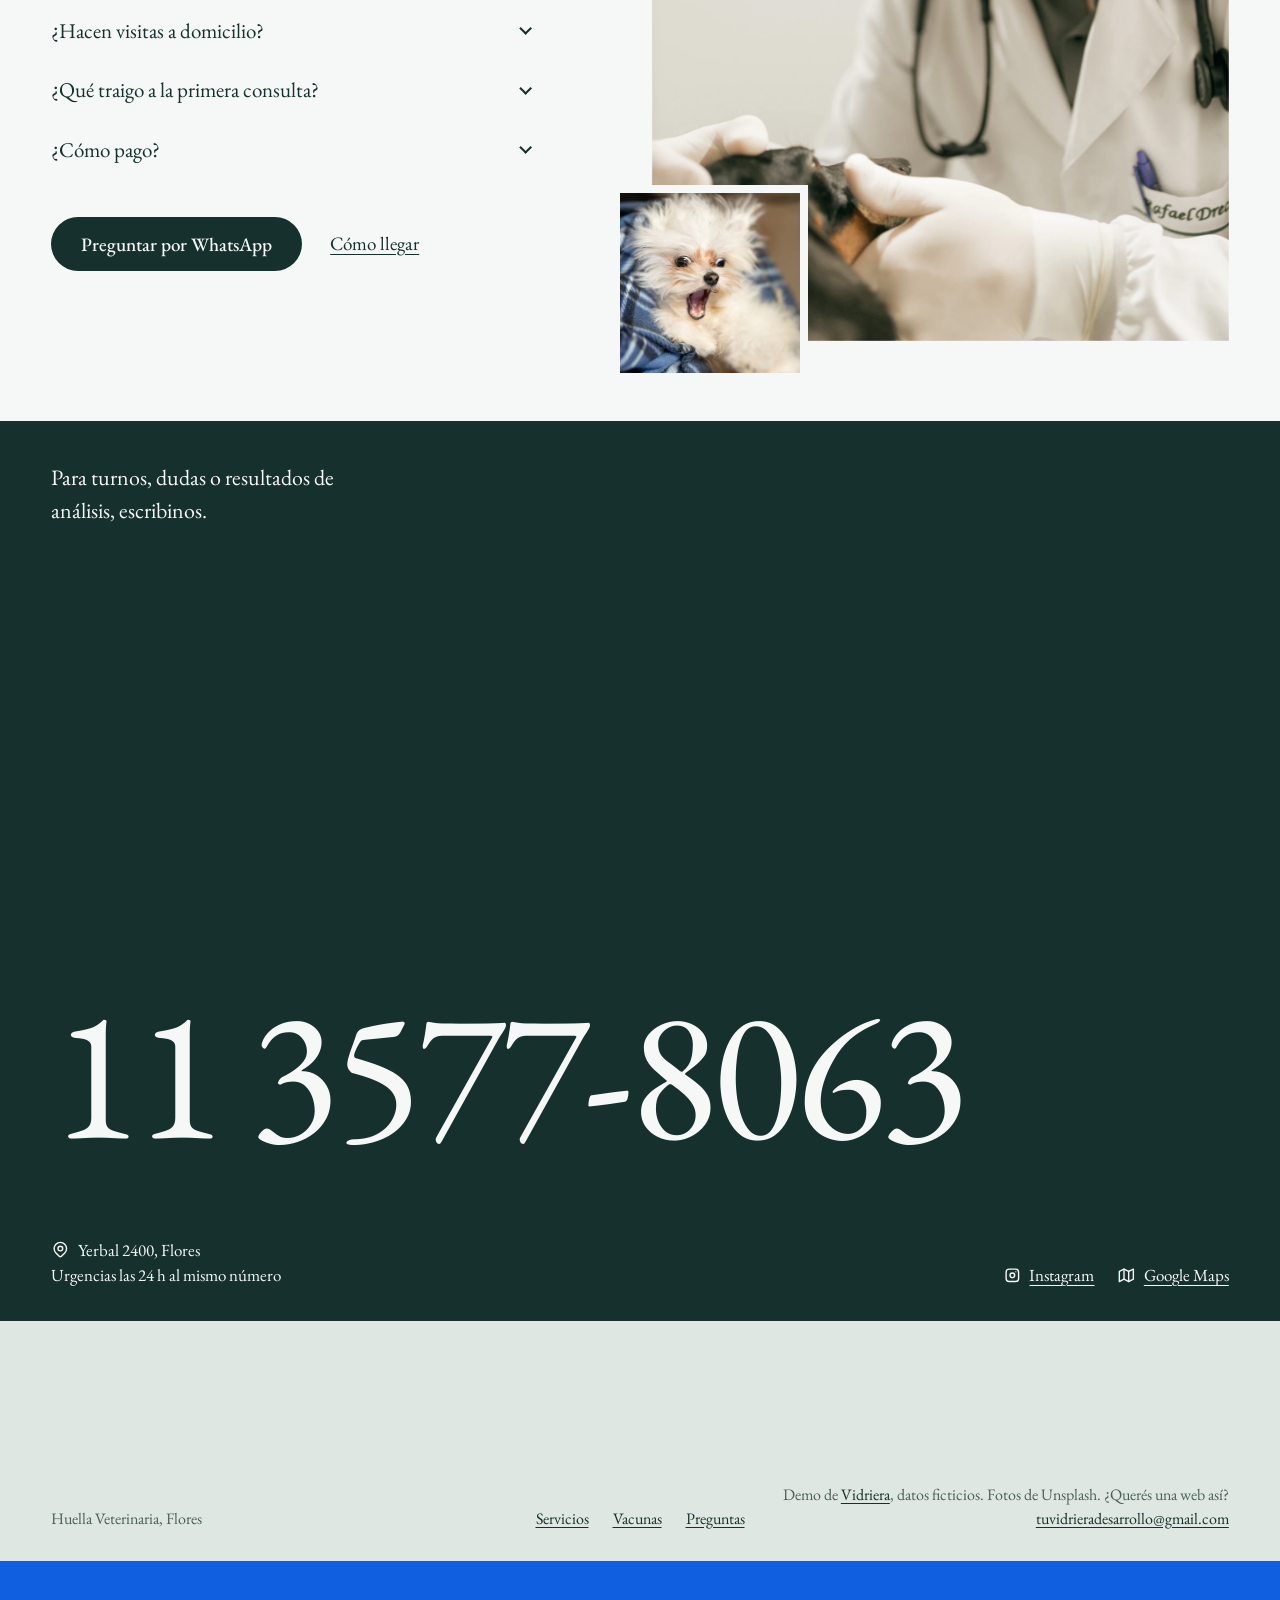
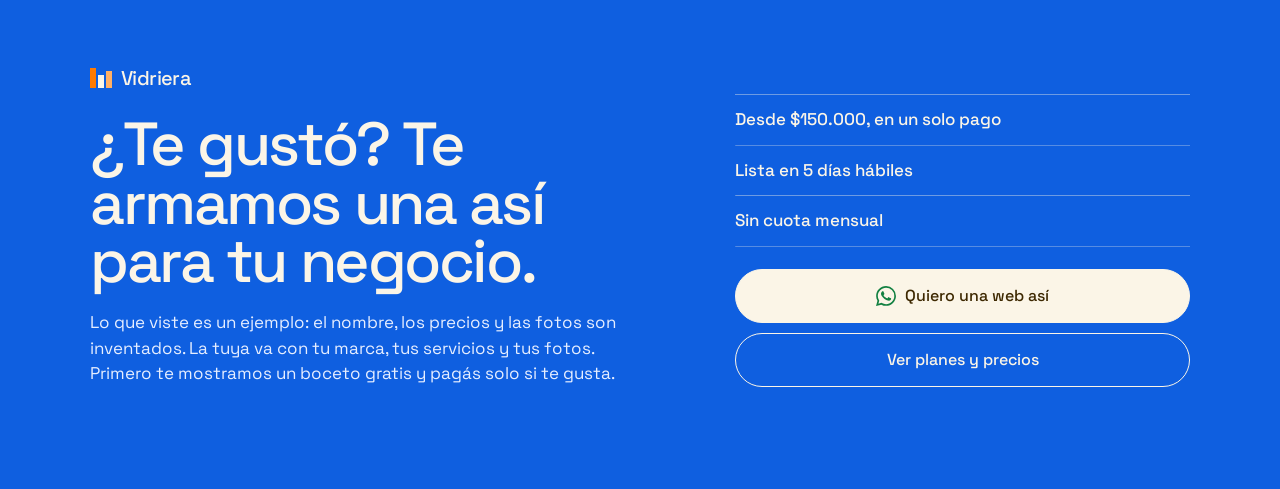
<file: vidriera/demos/veterinaria/index.html>
<!doctype html>
<html lang="es-AR">
<head>
  <meta charset="utf-8">
  <meta name="viewport" content="width=device-width, initial-scale=1">
  <title>Huella Veterinaria | Veterinaria en Flores</title>
  <meta name="description" content="Veterinaria de barrio en Flores: consultas, vacunas, urgencias, peluquería canina y pet shop. Armá el plan de vacunas de tu mascota y pedí turno por WhatsApp.">
  <meta name="robots" content="noindex">
  <meta name="theme-color" content="#1d5f5a">
  <meta property="og:title" content="Huella Veterinaria | Veterinaria en Flores">
  <meta property="og:description" content="Consultas, vacunas y turnos por WhatsApp.">
  <meta property="og:image" content="https://vidriera.pages.dev/demos/veterinaria/img/perro-toalla.webp">
  <link rel="icon" href="data:image/svg+xml,%3Csvg xmlns='http://www.w3.org/2000/svg' viewBox='0 0 64 64'%3E%3Crect width='64' height='64' rx='12' fill='%231d5f5a'/%3E%3Cg fill='%23f4f1ea'%3E%3Cellipse cx='32' cy='40' rx='12' ry='10'/%3E%3Ccircle cx='18' cy='26' r='5'/%3E%3Ccircle cx='27' cy='18' r='5'/%3E%3Ccircle cx='37' cy='18' r='5'/%3E%3Ccircle cx='46' cy='26' r='5'/%3E%3C/g%3E%3C/svg%3E">
  <link rel="preconnect" href="https://fonts.googleapis.com">
  <link rel="preconnect" href="https://fonts.gstatic.com" crossorigin>
  <link href="https://fonts.googleapis.com/css2?family=EB+Garamond:ital,wght@0,400;0,500;1,400;1,500&display=swap" rel="stylesheet">
  <script>document.documentElement.classList.add('js')</script>
  <link rel="stylesheet" href="estilos.css">
  <link href="https://fonts.googleapis.com/css2?family=Space+Grotesk:wght@500&display=swap" rel="stylesheet">
  <link rel="stylesheet" href="../../assets/demo-venta.css">
</head>
<body>
<aside class="vd-cinta" aria-label="Sobre este ejemplo">
  <span class="vd-marca" aria-hidden="true"><i></i><i></i><i></i></span>
  <p><span class="vd-largo">Esta web es un ejemplo hecho por Vidriera.</span><span class="vd-corto">Ejemplo de Vidriera</span></p>
  <a href="https://wa.me/5491135778063?text=Hola%2C%20vi%20el%20ejemplo%20de%20la%20veterinaria%20y%20quiero%20una%20web%20as%C3%AD%20para%20mi%20negocio." target="_blank" rel="noopener">Quiero una así <svg viewBox="0 0 24 24" fill="none" stroke="currentColor" stroke-width="2.2" stroke-linecap="round" stroke-linejoin="round" aria-hidden="true"><path d="M5 12h14M13 6l6 6-6 6"/></svg></a>
</aside>
<a class="skip" href="#vacunas">Saltar al plan de vacunas</a>

<!-- La mitad que no se mueve: la foto cambia según la parte que estás leyendo -->
<div class="stage">
  <div class="stage-photo" aria-hidden="true">
    <img class="is-on" data-foto="portada" src="img/perro-toalla.webp" width="1400" height="1760" fetchpriority="high" alt="">
    <img data-foto="vacunas" src="img/vacuna.webp" width="1400" height="2100" loading="lazy" alt="">
    <img data-foto="carta" src="img/gato-brazos.webp" width="1400" height="933" loading="lazy" alt="">
  </div>

  <main class="stage-text">
    <!-- Portada: la libreta sanitaria -->
    <section class="card" data-seccion="portada" aria-labelledby="titulo">
      <div class="stripe" aria-hidden="true"><span></span><span></span><span></span><span></span><span></span><span></span><span></span><span></span><span></span><span></span><span></span><span></span><span></span><span></span><span></span><span></span><span></span><span></span><span></span><span></span><span></span><span></span><span></span><span></span><span></span><span></span><span></span><span></span><span></span><span></span><span></span><span></span><span></span><span></span><span></span><span></span><span></span><span></span><span></span><span></span></div>
      <div class="card-body">
        <p class="wordmark">Huella veterinaria</p>
        <h1 id="titulo" data-rise>Tu veterinaria<br>a la vuelta</h1>
        <p class="card-sub" data-rise style="--i:1">Consultas, vacunas, peluquería canina y pet shop en Flores. Pedí turno por WhatsApp y te contestamos en el día.</p>
        <a class="btn" href="https://wa.me/5491135778063" data-wa="Hola, quiero pedir un turno en Huella Veterinaria." data-rise style="--i:2"><svg class="vd-ic" viewBox="0 0 24 24" aria-hidden="true"><path d="M3 21l1.65 -3.8a9 9 0 1 1 3.4 2.9l-5.05 .9"/><path d="M9 10a.5 .5 0 0 0 1 0v-1a.5 .5 0 0 0 -1 0v1a5 5 0 0 0 5 5h1a.5 .5 0 0 0 0 -1h-1a.5 .5 0 0 0 0 1"/></svg>Pedir turno por WhatsApp</a>
        <p class="estado" data-estado><span data-estado-texto>Lunes a viernes de 9 a 20 h, sábados de 9 a 14 h</span></p>
        <nav class="card-links" aria-label="Secciones">
          <a href="#servicios">Servicios</a>
          <a href="#vacunas">Plan de vacunas</a>
          <a href="#urgencias">Urgencias</a>
        </nav>
      </div>
    </section>

    <!-- Plan de vacunas: se imprime en un ticket -->
    <section id="vacunas" class="plan" data-seccion="vacunas" aria-labelledby="vacunas-titulo">
      <h2 id="vacunas-titulo" class="h2" data-reveal>Plan de vacunas</h2>
      <p data-reveal style="--i:1">Contanos quién es y cuándo nació, y te mostramos qué vacunas le tocan y cuándo. Lo ajustamos en la consulta.</p>
      <form class="plan-form" id="plan-form">
        <fieldset class="especie">
          <legend>Es un</legend>
          <label><input type="radio" name="especie" value="perro" checked> Perro</label>
          <label><input type="radio" name="especie" value="gato"> Gato</label>
        </fieldset>
        <div class="plan-fields">
          <label for="v-nombre">Se llama</label>
          <input class="field" id="v-nombre" type="text" maxlength="20" placeholder="Ej.: Toto">
          <label for="v-nacimiento">Nació el</label>
          <input class="field" id="v-nacimiento" type="date">
        </div>
      </form>
      <div class="slip" id="slip" aria-live="polite">
        <p class="slip-head"><span id="slip-titulo">Plan de un cachorro</span><span class="nums" id="slip-fecha"></span></p>
        <div id="slip-filas"></div>
        <p class="slip-total" id="slip-total">Elegí la fecha de nacimiento</p>
      </div>
      <a class="btn" id="plan-turno" href="https://wa.me/5491135778063" data-wa="Hola, quiero pedir turno para vacunar a mi mascota.">Pedir turno para esa vacuna</a>
      <p class="plan-note">Es un plan orientativo. El veterinario lo confirma según la salud y la historia de tu mascota.</p>
    </section>

    <!-- Carta -->
    <section class="letter" data-seccion="carta" aria-label="Quiénes somos">
      <img class="letter-portrait" src="img/gato-atigrado.webp" width="1400" height="933" loading="lazy" alt="Pancho, el gato que vive en el mostrador">
      <div class="letter-text" data-reveal>
        <p>Abrimos Huella en 2014, en el mismo local de Yerbal donde antes había una mercería. Desde entonces atendimos a casi todos los perros y gatos de la cuadra, y a varios de sus hijos.</p>
        <p>Nos gusta la veterinaria de barrio: la que te conoce por el nombre de tu perro, te contesta un mensaje un domingo y te dice <mark>cuándo no hace falta venir</mark>.</p>
        <p>Somos tres veterinarias, una peluquera y Pancho, el gato que vive en el mostrador. Te esperamos.</p>
      </div>
      <p class="sign">Dra. Laura Méndez</p>
      <p class="sign-role">Veterinaria, MP 4521</p>
    </section>
  </main>
</div>

<!-- Servicios: título fijo y filas que pasan -->
<section id="servicios" class="services" aria-labelledby="servicios-titulo">
  <h2 id="servicios-titulo" class="services-title">Qué hacemos</h2>
  <div class="services-list">
    <article class="service" data-reveal>
      <h3><svg class="vd-ic" viewBox="0 0 24 24" aria-hidden="true"><path d="M6 4h-1a2 2 0 0 0 -2 2v3.5h0a5.5 5.5 0 0 0 11 0v-3.5a2 2 0 0 0 -2 -2h-1"/><path d="M8 15a6 6 0 1 0 12 0v-3"/><path d="M11 3v2"/><path d="M6 3v2"/><path d="M20 10m-2 0a2 2 0 1 0 4 0a2 2 0 1 0 -4 0"/></svg>Consultas</h3>
      <div class="service-row">
        <img src="img/dachshund.webp" width="1400" height="2100" loading="lazy" alt="Veterinario revisando a un perro salchicha">
        <ul role="list"><li>Consulta clínica, $18.000</li><li>Control de cachorros</li><li>Análisis y ecografías</li><li>Castraciones con turno</li><li>Gerontología para mascotas grandes</li></ul>
      </div>
    </article>
    <article class="service" data-reveal>
      <h3><svg class="vd-ic" viewBox="0 0 24 24" aria-hidden="true"><path d="M17 3l4 4"/><path d="M19 5l-4.5 4.5"/><path d="M11.5 6.5l6 6"/><path d="M16.5 11.5l-6.5 6.5h-4v-4l6.5 -6.5"/><path d="M7.5 12.5l1.5 1.5"/><path d="M10.5 9.5l1.5 1.5"/><path d="M3 21l3 -3"/></svg>Vacunas y desparasitación</h3>
      <div class="service-row flip">
        <img src="img/gatito-vet.webp" width="1400" height="933" loading="lazy" alt="Gatito blanco en la camilla durante un control">
        <ul role="list"><li>Plan completo para cachorros</li><li>Antirrábica con certificado</li><li>Refuerzos anuales</li><li>Pipetas y antiparasitarios</li></ul>
      </div>
    </article>
    <article id="urgencias" class="service" data-reveal>
      <h3><svg class="vd-ic" viewBox="0 0 24 24" aria-hidden="true"><path d="M7 17m-2 0a2 2 0 1 0 4 0a2 2 0 1 0 -4 0"/><path d="M17 17m-2 0a2 2 0 1 0 4 0a2 2 0 1 0 -4 0"/><path d="M5 17h-2v-11a1 1 0 0 1 1 -1h9v12m-4 0h6m4 0h2v-6h-8m0 -5h5l3 5"/><path d="M6 10h4m-2 -2v4"/></svg>Urgencias</h3>
      <div class="service-row">
        <img src="img/camilla.webp" width="1400" height="2100" loading="lazy" alt="Perro negro en la camilla mientras le hacen una ecografía">
        <ul role="list"><li>Guardia telefónica las 24 h</li><li>Atención en el local en horario</li><li>Derivación a clínica de internación</li><li>Llamá al 11 3577-8063</li></ul>
      </div>
    </article>
    <article class="service" data-reveal>
      <h3><svg class="vd-ic" viewBox="0 0 24 24" aria-hidden="true"><path d="M11 5h2"/><path d="M19 12c-.667 5.333 -2.333 8 -5 8h-4c-2.667 0 -4.333 -2.667 -5 -8"/><path d="M11 16c0 .667 .333 1 1 1s1 -.333 1 -1h-2z"/><path d="M12 18v2"/><path d="M10 11v.01"/><path d="M14 11v.01"/><path d="M5 4l6 .97l-6.238 6.688a1.021 1.021 0 0 1 -1.41 .111a.953 .953 0 0 1 -.327 -.954l1.975 -6.815z"/><path d="M19 4l-6 .97l6.238 6.688c.358 .408 .989 .458 1.41 .111a.953 .953 0 0 0 .327 -.954l-1.975 -6.815z"/></svg>Peluquería canina</h3>
      <div class="service-row flip">
        <img src="img/secador-perro.webp" width="1400" height="933" loading="lazy" alt="Peluquera secando a un perro de pelo largo">
        <ul role="list"><li>Baño y secado, desde $14.000</li><li>Corte de raza o a tijera</li><li>Corte de uñas y limpieza de oídos</li><li>Retiramos y llevamos en el barrio</li></ul>
      </div>
    </article>
    <article class="service" data-reveal>
      <h3><svg class="vd-ic" viewBox="0 0 24 24" aria-hidden="true"><path d="M6.331 8h11.339a2 2 0 0 1 1.977 2.304l-1.255 8.152a3 3 0 0 1 -2.966 2.544h-6.852a3 3 0 0 1 -2.965 -2.544l-1.255 -8.152a2 2 0 0 1 1.977 -2.304z"/><path d="M9 11v-5a3 3 0 0 1 6 0v5"/></svg>Pet shop</h3>
      <div class="service-row">
        <img src="img/cachorro-bano.webp" width="1400" height="2096" loading="lazy" alt="Cachorro sostenido con las dos manos">
        <ul role="list"><li>Alimento balanceado de todas las marcas</li><li>Alimentos medicados con receta</li><li>Piedras, camas y juguetes</li><li>Envío sin cargo en Flores</li></ul>
      </div>
    </article>
  </div>
</section>

<!-- Reseñas -->
<section id="resenas" class="rs" aria-labelledby="rs-titulo">
  <div class="rs-head">
    <h2 id="rs-titulo" class="h2" data-reveal>Lo que dicen los vecinos</h2>
    <p class="rs-score" data-reveal><strong>4,8</strong><span>en Google, con 298 reseñas</span></p>
  </div>
  <ul class="rs-grid" role="list">
    <li class="rs-item" data-reveal><blockquote>“Me avisaron qué vacuna le tocaba a Milo y cuándo. Con el plan de la web ya no me olvido.”</blockquote><p class="rs-who">Rocío C. <span>Vacunas</span></p></li>
    <li class="rs-item" data-reveal style="--i:1"><blockquote>“Un domingo llamé por una urgencia y me atendieron por teléfono hasta que pude llevarla.”</blockquote><p class="rs-who">Gastón P. <span>Urgencia</span></p></li>
    <li class="rs-item" data-reveal style="--i:2"><blockquote>“Atienden a mis dos gatos desde cachorros. Te explican todo sin apuro.”</blockquote><p class="rs-who">Elena R. <span>Consulta clínica</span></p></li>
  </ul>
  <p class="rs-note">Reseñas de ejemplo para esta demo. En tu web van las reseñas reales de tu ficha de Google.</p>
</section>

<!-- Preguntas con foto alta -->
<section id="preguntas" class="faq" aria-labelledby="preguntas-titulo">
  <div class="faq-col">
    <h2 id="preguntas-titulo" class="h2" data-reveal>Antes de venir</h2>
    <ul class="facts" role="list">
      <li>Yerbal 2400, Flores, a dos cuadras de la plaza</li>
      <li>Lunes a viernes de 9 a 20 h, sábados de 9 a 14 h</li>
      <li>Urgencias por teléfono las 24 h</li>
    </ul>
    <div class="faq-list">
      <details><summary>¿Atienden sin turno?</summary><p>Sí, por orden de llegada. Con turno no esperás: pedilo por WhatsApp y te damos el horario en el día.</p></details>
      <details><summary>¿Cuánto sale la consulta?</summary><p>La consulta clínica sale $18.000. Las vacunas se cobran aparte, según cuál sea.</p></details>
      <details><summary>¿Hacen visitas a domicilio?</summary><p>Sí, en Flores y Floresta, de lunes a viernes. Ideal para gatos que no toleran el viaje o mascotas grandes.</p></details>
      <details><summary>¿Qué traigo a la primera consulta?</summary><p>La libreta sanitaria si tiene, y si es un gato, en su transportadora. Si no tiene libreta, se la hacemos.</p></details>
      <details><summary>¿Cómo pago?</summary><p>Efectivo, débito, crédito o Mercado Pago.</p></details>
    </div>
    <div class="faq-actions">
      <a class="btn" href="https://wa.me/5491135778063" data-wa="Hola, tengo una consulta para Huella Veterinaria.">Preguntar por WhatsApp</a>
      <a class="text-link" href="https://maps.google.com/?q=Yerbal+2400,+Flores,+Buenos+Aires" target="_blank" rel="noopener">Cómo llegar</a>
    </div>
  </div>
  <div class="faq-photos">
    <img class="faq-tall" src="img/dientes.webp" width="1400" height="2100" loading="lazy" alt="Veterinario con lupa revisando a un perro">
    <img class="faq-square" src="img/perro-blanco.webp" width="1400" height="934" loading="lazy" alt="Perro chiquito de pelo blanco envuelto en una manta">
  </div>
</section>

<!-- Contacto: el número de WhatsApp en grande -->
<section class="contact" aria-label="Contacto">
  <p class="contact-sentence">Para turnos, dudas o resultados de análisis, escribinos.</p>
  <a class="contact-number" href="https://wa.me/5491135778063" data-wa="Hola, quiero pedir un turno en Huella Veterinaria.">11 3577-8063</a>
  <div class="contact-corners">
    <p><svg class="vd-ic" viewBox="0 0 24 24" aria-hidden="true"><path d="M9 11a3 3 0 1 0 6 0a3 3 0 0 0 -6 0"/><path d="M17.657 16.657l-4.243 4.243a2 2 0 0 1 -2.827 0l-4.244 -4.243a8 8 0 1 1 11.314 0z"/></svg>Yerbal 2400, Flores<br>Urgencias las 24 h al mismo número</p>
    <p><a href="https://instagram.com" target="_blank" rel="noopener"><svg class="vd-ic" viewBox="0 0 24 24" aria-hidden="true"><path d="M4 4m0 4a4 4 0 0 1 4 -4h8a4 4 0 0 1 4 4v8a4 4 0 0 1 -4 4h-8a4 4 0 0 1 -4 -4z"/><path d="M12 12m-3 0a3 3 0 1 0 6 0a3 3 0 1 0 -6 0"/><path d="M16.5 7.5l0 .01"/></svg>Instagram</a> <a href="https://maps.google.com/?q=Yerbal+2400,+Flores,+Buenos+Aires" target="_blank" rel="noopener"><svg class="vd-ic" viewBox="0 0 24 24" aria-hidden="true"><path d="M3 7l6 -3l6 3l6 -3v13l-6 3l-6 -3l-6 3v-13"/><path d="M9 4v13"/><path d="M15 7v13"/></svg>Google Maps</a></p>
  </div>
</section>

<footer class="footer">
  <p>Huella Veterinaria, Flores</p>
  <nav class="footer-links" aria-label="Pie">
    <a href="#servicios">Servicios</a>
    <a href="#vacunas">Vacunas</a>
    <a href="#preguntas">Preguntas</a>
  </nav>
  <p class="footer-right">Demo de <a href="../../index.html">Vidriera</a>, datos ficticios. Fotos de Unsplash. ¿Querés una web así? <a href="mailto:tuvidrieradesarrollo@gmail.com">tuvidrieradesarrollo@gmail.com</a></p>
</footer>
<section class="vd-cierre" aria-labelledby="vd-titulo">
  <div class="vd-cierre-in">
    <div>
      <p class="vd-logo"><span class="vd-marca" aria-hidden="true"><i></i><i></i><i></i></span>Vidriera</p>
      <h2 id="vd-titulo">¿Te gustó? Te armamos una así para tu negocio.</h2>
      <p class="vd-texto">Lo que viste es un ejemplo: el nombre, los precios y las fotos son inventados. La tuya va con tu marca, tus servicios y tus fotos. Primero te mostramos un boceto gratis y pagás solo si te gusta.</p>
    </div>
    <div class="vd-lado">
      <ul class="vd-datos">
        <li>Desde $150.000, en un solo pago</li>
        <li>Lista en 5 días hábiles</li>
        <li>Sin cuota mensual</li>
      </ul>
      <div class="vd-botones">
        <a class="vd-btn" href="https://wa.me/5491135778063?text=Hola%2C%20vi%20el%20ejemplo%20de%20la%20veterinaria%20y%20quiero%20una%20web%20as%C3%AD%20para%20mi%20negocio." target="_blank" rel="noopener"><svg viewBox="0 0 24 24" aria-hidden="true"><path fill="currentColor" d="M17.47 14.38c-.3-.15-1.76-.87-2.03-.97-.27-.1-.47-.15-.67.15-.2.3-.77.97-.94 1.16-.17.2-.35.22-.64.08-.3-.15-1.26-.46-2.39-1.48-.88-.79-1.48-1.76-1.65-2.06-.17-.3-.02-.46.13-.6.13-.14.3-.35.45-.52.15-.17.2-.3.3-.5.1-.2.05-.37-.03-.52-.07-.15-.67-1.61-.92-2.2-.24-.58-.49-.5-.67-.51h-.57c-.2 0-.52.07-.79.37-.27.3-1.04 1.02-1.04 2.48s1.07 2.88 1.21 3.07c.15.2 2.1 3.2 5.08 4.49.71.3 1.26.49 1.7.62.71.23 1.36.2 1.87.12.57-.08 1.76-.72 2-1.41.25-.7.25-1.29.18-1.41-.08-.13-.28-.2-.57-.35m-5.42 7.4h-.01a9.87 9.87 0 0 1-5.03-1.38l-.36-.21-3.74.98 1-3.65-.24-.37a9.86 9.86 0 0 1-1.51-5.26c0-5.45 4.44-9.88 9.89-9.88 2.64 0 5.12 1.03 6.99 2.9a9.82 9.82 0 0 1 2.89 6.99c0 5.45-4.44 9.88-9.88 9.88m8.41-18.3A11.82 11.82 0 0 0 12.05 0C5.5 0 .16 5.34.16 11.89c0 2.1.55 4.14 1.59 5.95L.06 24l6.3-1.65a11.88 11.88 0 0 0 5.68 1.45h.01c6.55 0 11.89-5.34 11.89-11.89a11.82 11.82 0 0 0-3.48-8.41z"/></svg>Quiero una web así</a>
        <a class="vd-btn vd-btn-linea" href="../../index.html#precios">Ver planes y precios</a>
      </div>
    </div>
  </div>
</section>


<a class="float-wa" id="float-wa" href="https://wa.me/5491135778063" data-wa="Hola, quiero pedir un turno en Huella Veterinaria." aria-label="Pedir turno por WhatsApp">Pedir turno</a>

<script src="app.js" defer></script>
<script src="../../assets/demo-efectos.js" defer></script>
</body>
</html>
</file>
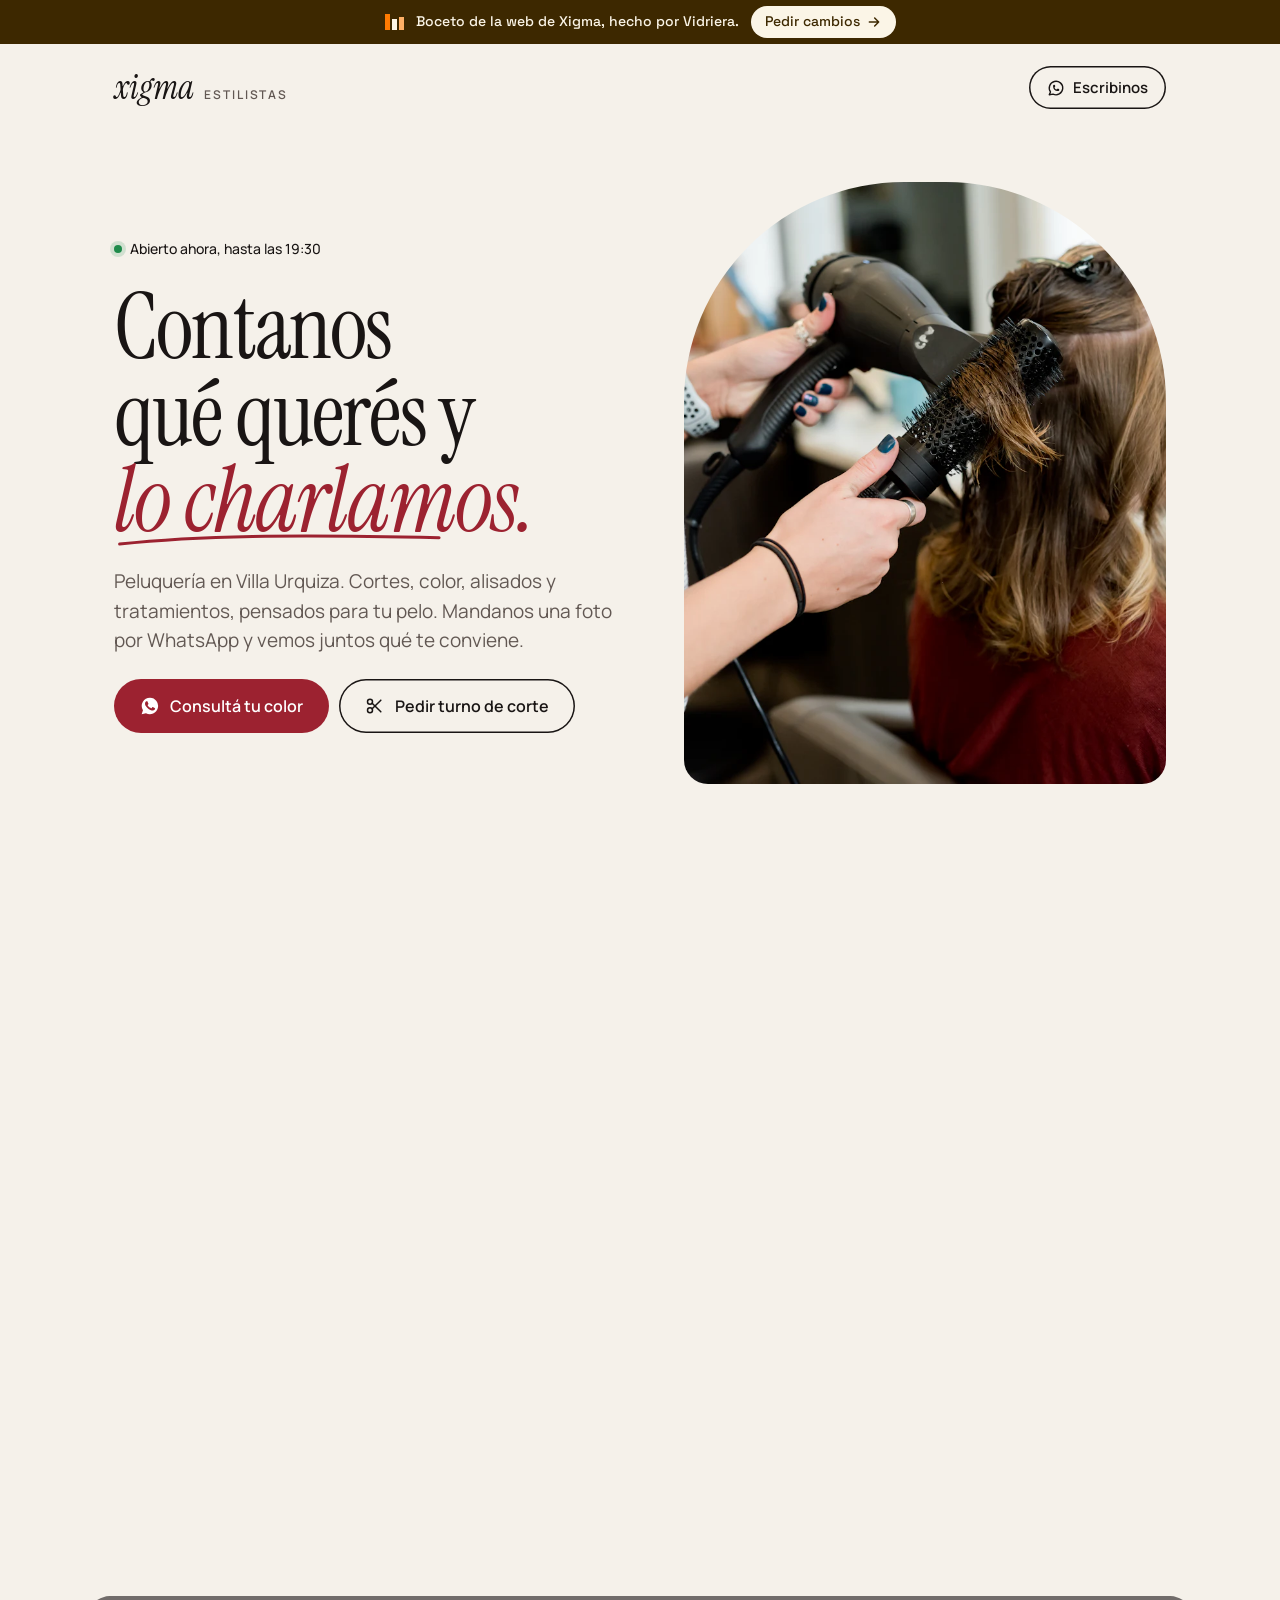
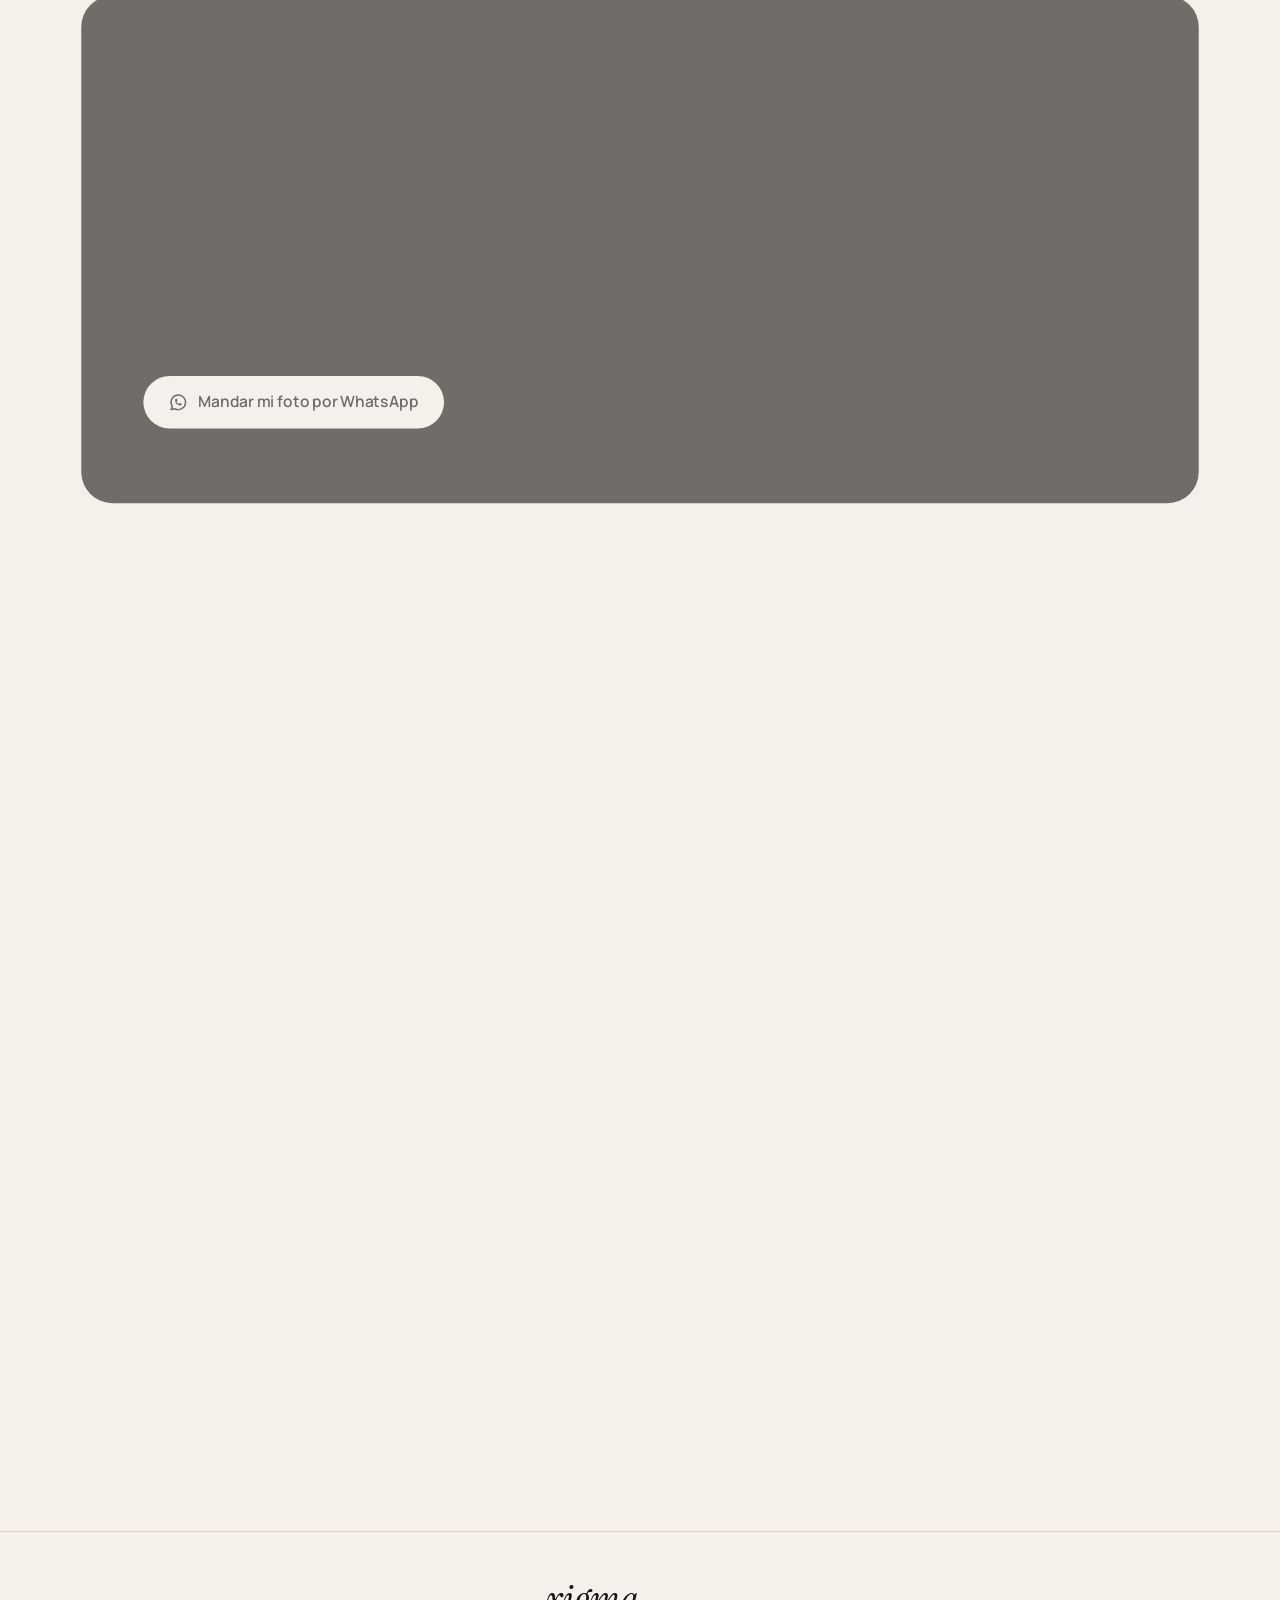
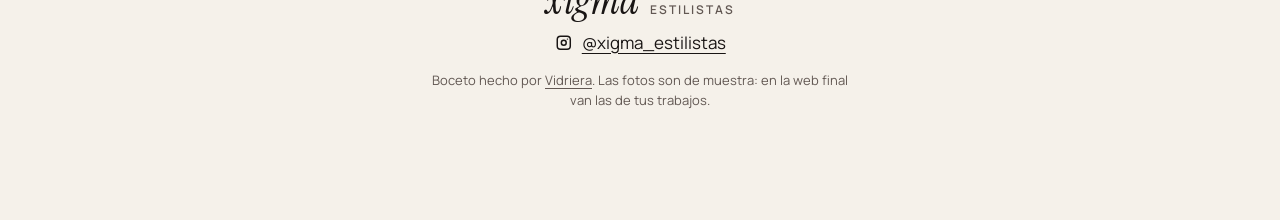
<file: vidriera/demos/xigma/index.html>
<!doctype html>
<html lang="es-AR">
<head>
  <meta charset="utf-8">
  <meta name="viewport" content="width=device-width, initial-scale=1">
  <title>Xigma Estilistas | Peluquería en Villa Urquiza</title>
  <meta name="description" content="Cortes, color, alisados y tratamientos en Villa Urquiza. Contanos qué te querés hacer y lo charlamos por WhatsApp.">
  <meta name="robots" content="noindex">
  <meta name="theme-color" content="#f5f1ea">
  <meta property="og:title" content="Xigma Estilistas | Peluquería en Villa Urquiza">
  <meta property="og:description" content="Boceto de la web de Xigma, hecho por Vidriera.">
  <meta property="og:image" content="https://vidriera.pages.dev/demos/xigma/img/brushing.webp">
  <link rel="icon" href="data:image/svg+xml,%3Csvg xmlns='http://www.w3.org/2000/svg' viewBox='0 0 64 64'%3E%3Crect width='64' height='64' rx='14' fill='%23191514'/%3E%3Ctext x='32' y='45' text-anchor='middle' font-family='Georgia,serif' font-style='italic' font-size='40' fill='%23f5f1ea'%3Ex%3C/text%3E%3C/svg%3E">
  <link rel="preconnect" href="https://fonts.googleapis.com">
  <link rel="preconnect" href="https://fonts.gstatic.com" crossorigin>
  <link href="https://fonts.googleapis.com/css2?family=Instrument+Serif:ital@0;1&family=Manrope:wght@400;500;600;700&family=Space+Grotesk:wght@500&display=swap" rel="stylesheet">
  <script>document.documentElement.classList.add('js')</script>
  <link rel="stylesheet" href="../../assets/demo-venta.css">
  <link rel="stylesheet" href="estilos.css">
</head>
<body>
<aside class="vd-cinta" aria-label="Sobre este boceto">
  <span class="vd-marca" aria-hidden="true"><i></i><i></i><i></i></span>
  <p><span class="vd-largo">Boceto de la web de Xigma, hecho por Vidriera.</span><span class="vd-corto">Boceto para Xigma</span></p>
  <a href="https://wa.me/5491135778063?text=Hola%20Santiago%2C%20vi%20el%20boceto%20de%20Xigma.%20Te%20cuento%20qu%C3%A9%20cambiar%C3%ADa%3A%20" target="_blank" rel="noopener">Pedir cambios <svg viewBox="0 0 24 24" fill="none" stroke="currentColor" stroke-width="2.2" stroke-linecap="round" stroke-linejoin="round" aria-hidden="true"><path d="M5 12h14M13 6l6 6-6 6"/></svg></a>
</aside>
<a class="skip" href="#servicios">Saltar a los servicios</a>

<header class="top">
  <a class="logo" href="#" aria-label="Xigma Estilistas, inicio">xigma <span>estilistas</span></a>
  <a class="top-wa" href="https://wa.me/5491168202779" data-wa="Hola, les escribo desde la web. Quería hacerles una consulta."><svg class="ic" viewBox="0 0 24 24" aria-hidden="true"><path d="M3 21l1.65 -3.8a9 9 0 1 1 3.4 2.9l-5.05 .9"/><path d="M9 10a.5 .5 0 0 0 1 0v-1a.5 .5 0 0 0 -1 0v1a5 5 0 0 0 5 5h1a.5 .5 0 0 0 0 -1h-1a.5 .5 0 0 0 0 1"/></svg>Escribinos</a>
</header>

<main>
  <!-- Portada -->
  <section class="hero" aria-labelledby="titulo">
    <div class="hero-text">
      <p class="kicker" data-sube><span class="estado" data-estado><i aria-hidden="true"></i><span data-estado-texto>Martes a sábado de 10 a 19:30</span></span></p>
      <h1 id="titulo" data-sube>Contanos qué querés y <em class="trazo">lo charlamos.<svg viewBox="0 0 300 20" preserveAspectRatio="none" aria-hidden="true"><path d="M4 14 C 70 4, 150 4, 296 10" /></svg></em></h1>
      <p class="lead" data-sube>Peluquería en Villa Urquiza. Cortes, color, alisados y tratamientos, pensados para tu pelo. Mandanos una foto por WhatsApp y vemos juntos qué te conviene.</p>
      <div class="acciones" data-sube>
        <a class="btn btn-brillo" href="https://wa.me/5491168202779" data-wa="Hola, quiero consultar por un color. Les mando una foto de cómo tengo el pelo ahora y les cuento qué me gustaría.">
          <svg viewBox="0 0 24 24" aria-hidden="true"><path fill="currentColor" d="M12.04 2a9.9 9.9 0 0 0-8.5 14.98L2 22l5.17-1.36A9.9 9.9 0 1 0 12.04 2Zm5.8 14.03c-.25.7-1.44 1.33-2 1.41-.5.08-1.15.11-1.86-.12-.43-.13-.98-.32-1.69-.62-2.97-1.28-4.9-4.27-5.05-4.46-.15-.2-1.2-1.6-1.2-3.06s.76-2.17 1.04-2.47c.27-.3.6-.37.79-.37h.57c.18 0 .43-.07.67.51.25.6.84 2.05.92 2.2.07.15.12.32.02.52-.1.2-.15.32-.3.5-.15.17-.31.38-.45.52-.15.15-.3.3-.13.6.17.3.77 1.27 1.65 2.06 1.13 1.01 2.09 1.32 2.39 1.47.3.15.47.12.64-.07.17-.2.74-.86.94-1.16.2-.3.4-.25.67-.15.27.1 1.73.82 2.03.97.3.15.5.22.57.35.07.12.07.71-.18 1.4Z"/></svg>
          Consultá tu color
        </a>
        <a class="btn btn-claro" href="https://wa.me/5491168202779" data-wa="Hola, quiero pedir un turno para corte."><svg class="ic" viewBox="0 0 24 24" aria-hidden="true"><path d="M6 7m-3 0a3 3 0 1 0 6 0a3 3 0 1 0 -6 0"/><path d="M6 17m-3 0a3 3 0 1 0 6 0a3 3 0 1 0 -6 0"/><path d="M8.6 8.6l10.4 10.4"/><path d="M8.6 15.4l10.4 -10.4"/></svg>Pedir turno de corte</a>
      </div>
    </div>
    <figure class="hero-foto" data-sube>
      <img src="img/brushing.webp" width="1400" height="934" fetchpriority="high" alt="Estilista haciendo un brushing con secador y cepillo redondo">
    </figure>
  </section>

  <!-- Servicios: dos formas de empezar -->
  <section id="servicios" class="servicios" aria-labelledby="servicios-titulo">
    <h2 id="servicios-titulo" data-ver>Qué hacemos</h2>
    <div class="dos">
      <div class="grupo" data-ver>
        <p class="grupo-titulo">Pedí tu turno directo</p>
        <ul class="lista" role="list">
          <li>
            <span class="servicio-ic"><svg class="ic" viewBox="0 0 24 24" aria-hidden="true"><path d="M6 7m-3 0a3 3 0 1 0 6 0a3 3 0 1 0 -6 0"/><path d="M6 17m-3 0a3 3 0 1 0 6 0a3 3 0 1 0 -6 0"/><path d="M8.6 8.6l10.4 10.4"/><path d="M8.6 15.4l10.4 -10.4"/></svg></span><div><h3>Cortes</h3><p>Con tijera o a navaja, pensados para tu pelo y tus facciones.</p></div>
            <a href="https://wa.me/5491168202779" data-wa="Hola, quiero pedir un turno para corte.">Pedir turno <span aria-hidden="true">→</span></a>
          </li>
          <li>
            <span class="servicio-ic"><svg class="ic" viewBox="0 0 24 24" aria-hidden="true"><path d="M7.502 19.423c2.602 2.105 6.395 2.105 8.996 0c2.602 -2.105 3.262 -5.708 1.566 -8.546l-4.89 -7.26c-.42 -.625 -1.287 -.803 -1.936 -.397a1.376 1.376 0 0 0 -.41 .397l-4.893 7.26c-1.695 2.838 -1.035 6.441 1.567 8.546z"/></svg></span><div><h3>Tratamientos</h3><p>Nutrición e hidratación para recuperar el pelo.</p></div>
            <a href="https://wa.me/5491168202779" data-wa="Hola, quiero pedir un turno para un tratamiento.">Pedir turno <span aria-hidden="true">→</span></a>
          </li>
        </ul>
      </div>
      <div class="grupo" data-ver>
        <p class="grupo-titulo">Primero lo charlamos</p>
        <ul class="lista" role="list">
          <li>
            <span class="servicio-ic"><svg class="ic" viewBox="0 0 24 24" aria-hidden="true"><path d="M12 21a9 9 0 0 1 0 -18c4.97 0 9 3.582 9 8c0 1.06 -.474 2.078 -1.318 2.828c-.844 .75 -1.989 1.172 -3.182 1.172h-2.5a2 2 0 0 0 -1 3.75a1.3 1.3 0 0 1 -1 2.25"/><path d="M8.5 10.5m-1 0a1 1 0 1 0 2 0a1 1 0 1 0 -2 0"/><path d="M12.5 7.5m-1 0a1 1 0 1 0 2 0a1 1 0 1 0 -2 0"/><path d="M16.5 10.5m-1 0a1 1 0 1 0 2 0a1 1 0 1 0 -2 0"/></svg></span><div><h3>Color</h3><p>Iluminación, reflejos, mechas y baños de luz. También arreglamos colores que salieron mal.</p></div>
            <a href="https://wa.me/5491168202779" data-wa="Hola, quiero consultar por un color. Les mando una foto de cómo tengo el pelo ahora y les cuento qué me gustaría.">Consultar <span aria-hidden="true">→</span></a>
          </li>
          <li>
            <span class="servicio-ic"><svg class="ic" viewBox="0 0 24 24" aria-hidden="true"><path d="M16 18a2 2 0 0 1 2 2a2 2 0 0 1 2 -2a2 2 0 0 1 -2 -2a2 2 0 0 1 -2 2zm0 -12a2 2 0 0 1 2 2a2 2 0 0 1 2 -2a2 2 0 0 1 -2 -2a2 2 0 0 1 -2 2zm-7 12a6 6 0 0 1 6 -6a6 6 0 0 1 -6 -6a6 6 0 0 1 -6 6a6 6 0 0 1 6 6z"/></svg></span><div><h3>Alisados</h3><p>Sin formol, con Floractive. Liso, brillante y sano.</p></div>
            <a href="https://wa.me/5491168202779" data-wa="Hola, quiero consultar por un alisado. Les mando una foto de cómo tengo el pelo.">Consultar <span aria-hidden="true">→</span></a>
          </li>
        </ul>
      </div>
    </div>
    <p class="nota" data-ver>No publicamos precios porque cada pelo es distinto: depende del largo, de cómo está hoy y de lo que quieras lograr. Escribinos y te pasamos un presupuesto para vos.</p>
  </section>

  <!-- Cómo trabajamos el color -->
  <section class="pasos" aria-labelledby="pasos-titulo">
    <div class="pasos-in" data-ver>
      <h2 id="pasos-titulo" data-ver>Así trabajamos el color</h2>
      <ol role="list">
        <li data-ver><span aria-hidden="true">1</span><h3><svg class="ic" viewBox="0 0 24 24" aria-hidden="true"><path d="M5 7h1a2 2 0 0 0 2 -2a1 1 0 0 1 1 -1h6a1 1 0 0 1 1 1a2 2 0 0 0 2 2h1a2 2 0 0 1 2 2v9a2 2 0 0 1 -2 2h-14a2 2 0 0 1 -2 -2v-9a2 2 0 0 1 2 -2"/><path d="M9 13a3 3 0 1 0 6 0a3 3 0 0 0 -6 0"/></svg>Nos mandás una foto</h3><p>Por WhatsApp, de cómo tenés el pelo hoy y de lo que te gustaría.</p></li>
        <li data-ver><span aria-hidden="true">2</span><h3><svg class="ic" viewBox="0 0 24 24" aria-hidden="true"><path d="M3 20l1.3 -3.9c-2.324 -3.437 -1.426 -7.872 2.1 -10.374c3.526 -2.501 8.59 -2.296 11.845 .48c3.255 2.777 3.695 7.266 1.029 10.501c-2.666 3.235 -7.615 4.215 -11.574 2.293l-4.7 1"/></svg>Lo hablamos</h3><p>Te contamos qué se puede hacer con tu pelo, cuánto lleva y cuánto sale.</p></li>
        <li data-ver><span aria-hidden="true">3</span><h3><svg class="ic" viewBox="0 0 24 24" aria-hidden="true"><path d="M11.5 21h-5.5a2 2 0 0 1 -2 -2v-12a2 2 0 0 1 2 -2h12a2 2 0 0 1 2 2v6"/><path d="M16 3v4"/><path d="M8 3v4"/><path d="M4 11h16"/><path d="M15 19l2 2l4 -4"/></svg>Seña y prueba de mechón</h3><p>Reservás tu turno con una seña y, si hace falta, probamos el color antes.</p></li>
      </ol>
      <a class="btn btn-invertido" href="https://wa.me/5491168202779" data-wa="Hola, quiero consultar por un color. Les mando una foto de cómo tengo el pelo ahora y les cuento qué me gustaría."><svg class="ic" viewBox="0 0 24 24" aria-hidden="true"><path d="M3 21l1.65 -3.8a9 9 0 1 1 3.4 2.9l-5.05 .9"/><path d="M9 10a.5 .5 0 0 0 1 0v-1a.5 .5 0 0 0 -1 0v1a5 5 0 0 0 5 5h1a.5 .5 0 0 0 0 -1h-1a.5 .5 0 0 0 0 1"/></svg>Mandar mi foto por WhatsApp</a>
    </div>
  </section>

  <!-- Reseñas reales de Google -->
  <section class="resenas" aria-labelledby="resenas-titulo">
    <div class="resenas-cabeza" data-ver>
      <h2 id="resenas-titulo">Lo que dicen en el barrio</h2>
      <p class="puntaje"><strong data-cuenta="4.8">4,8</strong> <span class="estrellas" aria-hidden="true"><svg class="ic ic-lleno" viewBox="0 0 24 24" aria-hidden="true"><path d="M8.243 7.34l-6.38 .925l-.113 .023a1 1 0 0 0 -.44 1.684l4.622 4.499l-1.09 6.355l-.013 .11a1 1 0 0 0 1.464 .944l5.706 -3l5.693 3l.1 .046a1 1 0 0 0 1.352 -1.1l-1.091 -6.355l4.624 -4.5l.078 -.085a1 1 0 0 0 -.633 -1.62l-6.38 -.926l-2.852 -5.78a1 1 0 0 0 -1.794 0l-2.853 5.78z"/></svg><svg class="ic ic-lleno" viewBox="0 0 24 24" aria-hidden="true"><path d="M8.243 7.34l-6.38 .925l-.113 .023a1 1 0 0 0 -.44 1.684l4.622 4.499l-1.09 6.355l-.013 .11a1 1 0 0 0 1.464 .944l5.706 -3l5.693 3l.1 .046a1 1 0 0 0 1.352 -1.1l-1.091 -6.355l4.624 -4.5l.078 -.085a1 1 0 0 0 -.633 -1.62l-6.38 -.926l-2.852 -5.78a1 1 0 0 0 -1.794 0l-2.853 5.78z"/></svg><svg class="ic ic-lleno" viewBox="0 0 24 24" aria-hidden="true"><path d="M8.243 7.34l-6.38 .925l-.113 .023a1 1 0 0 0 -.44 1.684l4.622 4.499l-1.09 6.355l-.013 .11a1 1 0 0 0 1.464 .944l5.706 -3l5.693 3l.1 .046a1 1 0 0 0 1.352 -1.1l-1.091 -6.355l4.624 -4.5l.078 -.085a1 1 0 0 0 -.633 -1.62l-6.38 -.926l-2.852 -5.78a1 1 0 0 0 -1.794 0l-2.853 5.78z"/></svg><svg class="ic ic-lleno" viewBox="0 0 24 24" aria-hidden="true"><path d="M8.243 7.34l-6.38 .925l-.113 .023a1 1 0 0 0 -.44 1.684l4.622 4.499l-1.09 6.355l-.013 .11a1 1 0 0 0 1.464 .944l5.706 -3l5.693 3l.1 .046a1 1 0 0 0 1.352 -1.1l-1.091 -6.355l4.624 -4.5l.078 -.085a1 1 0 0 0 -.633 -1.62l-6.38 -.926l-2.852 -5.78a1 1 0 0 0 -1.794 0l-2.853 5.78z"/></svg><svg class="ic ic-lleno" viewBox="0 0 24 24" aria-hidden="true"><path d="M8.243 7.34l-6.38 .925l-.113 .023a1 1 0 0 0 -.44 1.684l4.622 4.499l-1.09 6.355l-.013 .11a1 1 0 0 0 1.464 .944l5.706 -3l5.693 3l.1 .046a1 1 0 0 0 1.352 -1.1l-1.091 -6.355l4.624 -4.5l.078 -.085a1 1 0 0 0 -.633 -1.62l-6.38 -.926l-2.852 -5.78a1 1 0 0 0 -1.794 0l-2.853 5.78z"/></svg></span><span>en Google · 170 reseñas</span></p>
    </div>
    <ul class="citas" role="list">
      <li data-ver><blockquote>“Fui por primera vez para hacer un cambio y Cesar me asesoró super bien. La verdad un lujo como te va explicando cada paso.”</blockquote><p>Virginia S.</p></li>
      <li data-ver><blockquote>“Me hago cada 2/3 meses alisado sin formol floractive, me queda el pelo hermoso, brillante y no me hace mal a la salud.”</blockquote><p>Micaela C.</p></li>
      <li data-ver><blockquote>“Servicio de excelencia. Atención personalizada, Xigma es el mejor salón de Villa Urquiza!”</blockquote><p>Adriana V.</p></li>
    </ul>
  </section>

  <!-- Dónde estamos -->
  <section id="visitanos" class="visita" aria-labelledby="visita-titulo">
    <div class="visita-datos" data-ver>
      <h2 id="visita-titulo">Visitanos</h2>
      <p class="direccion"><svg class="ic" viewBox="0 0 24 24" aria-hidden="true"><path d="M9 11a3 3 0 1 0 6 0a3 3 0 0 0 -6 0"/><path d="M17.657 16.657l-4.243 4.243a2 2 0 0 1 -2.827 0l-4.244 -4.243a8 8 0 1 1 11.314 0z"/></svg><span>Díaz Colodrero 2535<br>Villa Urquiza, CABA</span></p>
      <p class="horario-titulo"><svg class="ic" viewBox="0 0 24 24" aria-hidden="true"><path d="M3 12a9 9 0 1 0 18 0a9 9 0 0 0 -18 0"/><path d="M12 7v5l3 3"/></svg>Horarios</p>
      <dl class="horario">
        <div><dt>Martes a sábado</dt><dd>10 a 19:30</dd></div>
        <div><dt>Domingo y lunes</dt><dd>Cerrado</dd></div>
      </dl>
      <div class="acciones">
        <a class="btn" href="https://wa.me/5491168202779" data-wa="Hola, les escribo desde la web. Quería hacerles una consulta."><svg class="ic" viewBox="0 0 24 24" aria-hidden="true"><path d="M3 21l1.65 -3.8a9 9 0 1 1 3.4 2.9l-5.05 .9"/><path d="M9 10a.5 .5 0 0 0 1 0v-1a.5 .5 0 0 0 -1 0v1a5 5 0 0 0 5 5h1a.5 .5 0 0 0 0 -1h-1a.5 .5 0 0 0 0 1"/></svg>WhatsApp 11 6820-2779</a>
        <a class="btn btn-claro" href="https://www.google.com/maps/search/?api=1&query=Xigma+Estilista+Diaz+Colodrero+2535+Buenos+Aires" target="_blank" rel="noopener"><svg class="ic" viewBox="0 0 24 24" aria-hidden="true"><path d="M3 19a2 2 0 1 0 4 0a2 2 0 0 0 -4 0"/><path d="M19 7a2 2 0 1 0 0 -4a2 2 0 0 0 0 4z"/><path d="M11 19h5.5a3.5 3.5 0 0 0 0 -7h-8a3.5 3.5 0 0 1 0 -7h4.5"/></svg>Cómo llegar</a>
      </div>
    </div>
    <div class="mapa" data-ver>
      <iframe title="Mapa: Xigma Estilistas en Díaz Colodrero 2535" src="https://maps.google.com/maps?q=Xigma%20Estilista%2C%20D%C3%ADaz%20Colodrero%202535%2C%20Buenos%20Aires&z=16&output=embed" loading="lazy" referrerpolicy="no-referrer-when-downgrade"></iframe>
    </div>
  </section>
</main>

<footer class="pie">
  <p class="logo">xigma <span>estilistas</span></p>
  <p><a href="https://www.instagram.com/xigma_estilistas/" target="_blank" rel="noopener" class="pie-ig"><svg class="ic" viewBox="0 0 24 24" aria-hidden="true"><path d="M4 4m0 4a4 4 0 0 1 4 -4h8a4 4 0 0 1 4 4v8a4 4 0 0 1 -4 4h-8a4 4 0 0 1 -4 -4z"/><path d="M12 12m-3 0a3 3 0 1 0 6 0a3 3 0 1 0 -6 0"/><path d="M16.5 7.5l0 .01"/></svg>@xigma_estilistas</a></p>
  <p class="legal">Boceto hecho por <a href="../../index.html">Vidriera</a>. Las fotos son de muestra: en la web final van las de tus trabajos.</p>
</footer>

<a class="flotante" id="flotante" href="https://wa.me/5491168202779" data-wa="Hola, les escribo desde la web. Quería hacerles una consulta." aria-label="Escribir a Xigma por WhatsApp">
  <svg viewBox="0 0 24 24" aria-hidden="true"><path fill="currentColor" d="M12.04 2a9.9 9.9 0 0 0-8.5 14.98L2 22l5.17-1.36A9.9 9.9 0 1 0 12.04 2Zm5.8 14.03c-.25.7-1.44 1.33-2 1.41-.5.08-1.15.11-1.86-.12-.43-.13-.98-.32-1.690-.62-2.97-1.28-4.9-4.27-5.05-4.46-.15-.2-1.2-1.6-1.2-3.06s.76-2.170 1.04-2.47c.27-.3.6-.37.79-.37h.57c.18 0 .43-.07.67.51.25.6.84 2.05.92 2.2.07.15.12.32.02.52-.1.2-.15.32-.3.5-.15.17-.31.38-.45.52-.15.15-.3.3-.13.6.17.3.77 1.27 1.65 2.06 1.13 1.01 2.09 1.32 2.39 1.47.3.15.47.12.64-.07.17-.2.74-.86.94-1.16.2-.3.4-.25.67-.15.27.1 1.73.82 2.03.97.3.15.5.22.57.35.07.12.07.71-.18 1.4Z"/></svg>
  <span>Consultar</span>
</a>

<script src="app.js" defer></script>
</body>
</html>
</file>
<file: assets/base.css>
/* tasteskill / base.css
   A neutral foundation: reset, token names, fluid type steps, a 12-column grid, states and the motion
   helpers from references/motion.md. It has no look of its own. Copy it into the project, replace the
   token values with the ones on the direction sheet, and build on top. Delete what you do not use. */

/* ---------- tokens (replace with the dealt palette and type system) ---------- */
:root {
  --bg: #ffffff;
  --surface: #f2f2f2;
  --ink: #111111;
  --muted: #5c5c5c;
  --accent: #111111;
  --accent-ink: #ffffff;

  --font-display: system-ui, sans-serif;
  --font-text: system-ui, sans-serif;

  --step-small: clamp(0.8125rem, 0.79rem + 0.1vw, 0.875rem);
  --step-body: clamp(1.0625rem, 1rem + 0.25vw, 1.1875rem);
  --step-lead: clamp(1.25rem, 1.1rem + 0.7vw, 1.625rem);
  --step-head: clamp(2rem, 1.3rem + 3.2vw, 4rem);
  --step-display: clamp(3rem, 1rem + 9vw, 9rem); /* set from the hero blueprint */

  --margin: clamp(1rem, 2.2vw, 2rem);    /* page side margin: tight, so content reaches the edges */
  --gutter: clamp(1rem, 2vw, 2rem);      /* column gap */
  --section: clamp(5rem, 12vw, 13rem);   /* space between sections */
  --radius: 0px;                          /* one radius for the whole page: 0, or large, decided once */

  --ease-out: cubic-bezier(0.22, 1, 0.36, 1);        /* entrances, moving hovers, UI under 600ms */
  --ease-expo: cubic-bezier(0.16, 1, 0.3, 1);        /* reveals of 800ms and longer, line rises, openings */
  --ease-in-out: cubic-bezier(0.76, 0, 0.24, 1);     /* wipes, panels, things that travel while visible */
  --ease-soft: cubic-bezier(0.33, 1, 0.68, 1);       /* slow scale and drift on photographs */
  --ease-exit: cubic-bezier(0.55, 0.055, 0.675, 0.19); /* something leaving for good, short */
  --t-press: 140ms;
  --t-hover: 180ms;
  --t-ui: 240ms;
  --t-reveal: 800ms;
  --t-open: 1200ms;                                  /* picture openings and clip wipes */
  --stagger-line: 90ms;
  --stagger-item: 70ms;
}

/* ---------- reset ---------- */
*, *::before, *::after { box-sizing: border-box; }
html { -webkit-text-size-adjust: 100%; text-size-adjust: 100%; scroll-behavior: auto; }
body { margin: 0; background: var(--bg); color: var(--ink); font-family: var(--font-text); font-size: var(--step-body); line-height: 1.5; font-kerning: normal; -webkit-font-smoothing: antialiased; text-rendering: optimizeLegibility; }
h1, h2, h3, h4, p, figure, blockquote, ul, ol, dl, dd { margin: 0; }
ul[class], ol[class] { padding: 0; list-style: none; }
img, video, svg, canvas { display: block; max-width: 100%; }
img, video { height: auto; background: var(--surface); }
button, input, select, textarea { font: inherit; color: inherit; }
button { background: none; border: 0; padding: 0; cursor: pointer; }
a { color: inherit; }
:target { scroll-margin-top: 6rem; }
::selection { background: var(--accent); color: var(--accent-ink); }
:focus-visible { outline: 2px solid var(--accent); outline-offset: 3px; }

/* ---------- type ---------- */
h1, h2, h3 { font-family: var(--font-display); font-weight: inherit; text-wrap: balance; hyphens: none; }
.display { font-size: var(--step-display); line-height: 0.95; letter-spacing: -0.035em; }
.head { font-size: var(--step-head); line-height: 1.02; letter-spacing: -0.025em; }
.lead { font-size: var(--step-lead); line-height: 1.35; max-width: 40ch; }
.small { font-size: var(--step-small); line-height: 1.45; }
.muted { color: var(--muted); }
p { max-width: 62ch; text-wrap: pretty; }
p + p { margin-top: 0.9em; }
.nums { font-variant-numeric: tabular-nums; }
.only-wide { display: none; }
@media (min-width: 48em) { .only-wide { display: inline; } }

/* ---------- layout ---------- */
.wrap { padding-inline: var(--margin); }
.grid { display: grid; grid-template-columns: repeat(12, minmax(0, 1fr)); column-gap: var(--gutter); }
.section { padding-block: calc(var(--section) / 2); }
.section + .section { margin-top: 0; }
.bleed { margin-inline: calc(var(--margin) * -1); }
.cover { width: 100%; height: 100%; object-fit: cover; }
.sr-only { position: absolute; width: 1px; height: 1px; overflow: hidden; clip-path: inset(50%); white-space: nowrap; }

/* ---------- controls ---------- */
.button { display: inline-flex; align-items: center; justify-content: center; min-height: 3rem; padding: 0 1.4rem; background: var(--accent); color: var(--accent-ink); border-radius: var(--radius); text-decoration: none; white-space: nowrap; transition: transform var(--t-press) var(--ease-out), background-color var(--t-hover) ease, color var(--t-hover) ease; }
.button:active { transform: scale(0.97); }
.link { text-decoration: underline; text-decoration-color: transparent; text-underline-offset: 0.2em; text-decoration-thickness: 0.07em; transition: text-decoration-color var(--t-hover) ease; }
.link-plain { text-decoration: underline; text-underline-offset: 0.18em; text-decoration-thickness: 0.07em; }
@media (hover: hover) and (pointer: fine) {
  .link:hover { text-decoration-color: currentColor; }
}
.field { width: 100%; min-height: 3rem; padding: 0.7rem 0.9rem; background: var(--surface); border: 0; border-radius: var(--radius); font-size: max(1rem, var(--step-body)); }

/* ---------- motion helpers (content stays visible without JavaScript) ---------- */
.lines .line { display: block; overflow: hidden; padding-bottom: 0.08em; margin-bottom: -0.08em; }
.lines [data-line] { display: block; }
.shutter { overflow: hidden; }
@media (prefers-reduced-motion: no-preference) {
  .js [data-rise] { opacity: 0; transform: translateY(18px); animation: ad-rise var(--t-reveal) var(--ease-out) forwards; animation-delay: calc(var(--i, 0) * 90ms + 120ms); }
  .js .lines [data-line] { transform: translateY(105%); animation: ad-line 900ms var(--ease-out) forwards; animation-delay: calc(var(--i, 0) * 110ms + 150ms); }
  .js [data-reveal] { opacity: 0; transform: translateY(24px); transition: opacity 700ms var(--ease-out), transform 900ms var(--ease-out); }
  .js [data-reveal].is-in { opacity: 1; transform: none; }
  /* Persiana: una tapa del color del fondo que se recoge hacia abajo (transform, no clip-path, para que corra en el compositor) */
  .js .shutter[data-reveal] { position: relative; opacity: 1; transform: none; }
  .js .shutter[data-reveal]::after { content: ""; position: absolute; inset: 0; background: var(--shutter, var(--bg)); transform-origin: 50% 100%; transition: transform 1100ms var(--ease-in-out); }
  .js .shutter[data-reveal] img { transform: scale(1.12); transition: transform 1500ms var(--ease-soft); }
  .js .shutter[data-reveal].is-in::after { transform: scaleY(0); }
  .js .shutter[data-reveal].is-in img { transform: none; }
}
@keyframes ad-rise { to { opacity: 1; transform: none; } }
@keyframes ad-line { to { transform: none; } }
</file>
<file: assets/agencia.css>
/* Vidriera: sitio de la agencia. Dirección "Colour chapters": cada capítulo es un color plano. */
:root {
  --bg: #ff8126;
  --surface: #ff8d3a;
  --ink: #111111;
  --muted: #5c2a05;
  --accent: #de194b;
  --accent-ink: #ffffff;
  --field-1: #ff8126;  --field-1-ink: #111111;
  --field-2: #4db3ff;  --field-2-ink: #111111;
  --field-3: #c5f53d;  --field-3-ink: #111111;
  --field-4: #161615;  --field-4-ink: #f2f2f2;

  --font-display: "Red Hat Display", system-ui, sans-serif;
  --font-text: "Red Hat Text", system-ui, sans-serif;

  /* Cinco tamaños en toda la página */
  --step-small: clamp(0.8125rem, 0.79rem + 0.1vw, 0.875rem);
  --step-body: clamp(1.0625rem, 1rem + 0.25vw, 1.1875rem);
  --step-lead: clamp(1.25rem, 1.1rem + 0.7vw, 1.625rem);
  --step-head: clamp(2.5rem, 1.2rem + 4vw, 4.5rem);
  --step-display: clamp(3.5rem, 1rem + 8vw, 8.25rem);

  --margin: clamp(1rem, 2.2vw, 2rem);
  --gap: 8px;
  --radius: 0px;
}

body { background: var(--bg); }
p { max-width: 52ch; }
.chapter { position: relative; background: var(--ground, var(--bg)); color: var(--chapter-ink, var(--ink)); }
.head { font-family: var(--font-display); font-weight: 900; text-transform: uppercase; letter-spacing: -0.03em; line-height: 0.92; }
strong { font-weight: 700; }

/* ---------- Primera pantalla ---------- */
.hero { display: grid; grid-template-columns: minmax(0, 5fr) minmax(0, 1fr); gap: 10px; padding: 10px; min-height: 100svh; background: var(--bg); }
.hero-panel { position: relative; overflow: hidden; min-height: calc(100svh - 20px); background: #222; color: #fff; }
.hero-photo { position: absolute; inset: 0; width: 100%; height: 100%; object-fit: cover; filter: brightness(0.5) contrast(1.08); }
.wordmark { position: absolute; top: 28px; left: 28px; z-index: 1; font-family: var(--font-display); font-weight: 900; font-size: var(--step-lead); text-transform: uppercase; letter-spacing: -0.02em; text-decoration: none; }
.hero-copy { position: relative; z-index: 1; display: flex; flex-direction: column; align-items: center; text-align: center; padding: clamp(6rem, 16svh, 11rem) 28px 6rem; }
.hero-title { font-family: var(--font-display); font-weight: 900; font-size: var(--step-display); line-height: 0.92; letter-spacing: -0.03em; text-transform: uppercase; max-width: 12ch; }
.hero-sub { margin-top: 40px; font-size: var(--step-lead); line-height: 1.35; max-width: 36ch; }
.hero-action { margin-top: 36px; min-height: 3.5rem; padding-inline: 2rem; font-weight: 700; font-size: var(--step-body); }
.button { background: var(--accent); color: var(--accent-ink); font-weight: 700; }

.swatches { display: grid; grid-template-rows: repeat(5, 1fr); }
.swatches a { display: block; padding: 20px; background: var(--c); color: var(--c-ink); font-size: var(--step-body); font-weight: 700; text-decoration: none; transition: padding var(--t-ui) var(--ease-out); }

@media (hover: hover) and (pointer: fine) {
  .swatches a:hover { padding-left: 32px; }
  .button:hover { background: #b80f3a; }
}

/* ---------- Problemas ---------- */
.chapter-orange { --ground: var(--field-1); padding: var(--margin) var(--margin) clamp(5rem, 10vw, 9rem); }
.board { display: grid; grid-template-columns: repeat(12, minmax(0, 1fr)); grid-template-rows: repeat(2, 38svh); gap: var(--gap); }
.tile { position: relative; overflow: hidden; }
.tile-slogan { grid-column: 1 / 9; grid-row: 1 / 3; display: flex; align-items: flex-end; padding: 20px 24px; background: var(--field-4); color: var(--field-4-ink); }
.slogan { font-family: var(--font-display); font-weight: 900; font-size: var(--step-display); line-height: 0.86; letter-spacing: -0.03em; text-transform: uppercase; }
.tile-word { grid-column: 9 / 13; grid-row: 1; display: flex; flex-direction: column; justify-content: space-between; padding: 20px 24px; background: var(--field-3); }
.word { font-family: var(--font-display); font-weight: 900; font-size: var(--step-display); line-height: 0.86; letter-spacing: -0.03em; text-transform: uppercase; }
.word-note { font-size: var(--step-body); font-weight: 500; max-width: 26ch; }
.tile-photo { grid-column: 9 / 13; grid-row: 2; }
.tile-photo img { filter: grayscale(1) contrast(1.1); }

.diagnosis { display: grid; grid-template-columns: repeat(12, minmax(0, 1fr)); column-gap: var(--margin); row-gap: 3rem; margin-top: clamp(4rem, 8vw, 7rem); }
.statement { grid-column: 1 / 6; font-size: var(--step-lead); font-weight: 500; line-height: 1.35; max-width: 30ch; }
.cases { grid-column: 7 / 13; display: grid; gap: 2.5rem; }
.case dt { font-family: var(--font-display); font-weight: 900; font-size: var(--step-lead); text-transform: uppercase; letter-spacing: -0.01em; }
.case dd { margin: 0.5rem 0 0; max-width: 52ch; }
.when { font-weight: 700; }

/* ---------- Demos: carpetas apiladas ---------- */
.chapter-sky { --ground: var(--field-2); padding: clamp(5rem, 10vw, 9rem) var(--margin) clamp(5rem, 10vw, 9rem); }
.demos-intro { display: grid; grid-template-columns: repeat(12, minmax(0, 1fr)); column-gap: var(--margin); align-items: end; }
.demos-intro .head { grid-column: 1 / 7; font-size: var(--step-head); }
.demos-lead { grid-column: 7 / 13; font-size: var(--step-lead); line-height: 1.35; }

.folders { margin-top: 5rem; }
.folder { position: sticky; top: calc(48px + var(--i) * 64px); margin-top: 52px; background: var(--fc); color: var(--fc-ink); }
.folder-lime { --fc: var(--field-3); --fc-ink: #111; }
.folder-orange { --fc: var(--field-1); --fc-ink: #111; }
.folder-ink { --fc: var(--field-4); --fc-ink: #f2f2f2; }
.folder-strip { position: relative; display: flex; align-items: center; justify-content: flex-end; height: 64px; padding-inline: 24px; }
.tab { position: absolute; bottom: 100%; left: 0; display: flex; align-items: center; height: 44px; min-width: clamp(190px, 22vw, 300px); padding: 0 40px 0 24px; background: var(--fc); font-family: var(--font-display); font-weight: 900; font-size: var(--step-lead); text-transform: uppercase; letter-spacing: -0.01em; clip-path: polygon(0 100%, 0 14px, 14px 0, calc(100% - 34px) 0, 100% 100%); }
.folder-cat { font-size: var(--step-small); font-weight: 500; }
.folder-body { display: grid; grid-template-columns: repeat(12, minmax(0, 1fr)); column-gap: var(--margin); row-gap: 2rem; min-height: min(80svh, 760px); padding: 8px 24px 40px; align-items: start; }
.shot { grid-column: 1 / 8; display: block; aspect-ratio: 16 / 10; overflow: hidden; background: rgba(0, 0, 0, 0.12); }
.shot img { transition: transform 700ms var(--ease-out); }
.folder-text { grid-column: 9 / 13; }
.folder-links { display: flex; flex-wrap: wrap; gap: 1.5rem; margin-top: 1.5rem; font-weight: 700; }
@media (hover: hover) and (pointer: fine) { .shot:hover img { transform: scale(1.03); } }

/* La vista previa en vivo: un fragmento de interfaz real */
.preview { grid-column: 1 / 8; display: grid; place-items: center; aspect-ratio: 16 / 10; background: #111; padding: 24px; }
.preview-screen { --pv-bg: #0034eb; --pv-ink: #fff; --pv-accent: #e9e34a; --pv-accent-ink: #111;
  display: flex; flex-direction: column; justify-content: center; gap: 14px; width: min(100%, 520px); height: 100%; padding: clamp(20px, 4vw, 44px);
  background: var(--pv-bg); color: var(--pv-ink); transition: background-color 400ms ease, color 400ms ease; }
.preview-screen[data-rubro="cerrajeria"] { --pv-bg: #ffffff; --pv-ink: #0a0a0a; --pv-accent: #d92b21; --pv-accent-ink: #fff; }
.preview-screen[data-rubro="taller"] { --pv-bg: #151515; --pv-ink: #f2f2f2; --pv-accent: #ffc400; --pv-accent-ink: #111; }
.preview-screen[data-rubro="gastronomia"] { --pv-bg: #1f6f43; --pv-ink: #fff; --pv-accent: #ffd23f; --pv-accent-ink: #111; }
.preview-screen[data-rubro="estudio"] { --pv-bg: #12355b; --pv-ink: #fff; --pv-accent: #ffffff; --pv-accent-ink: #12355b; }
.preview-screen[data-rubro="comercio"] { --pv-bg: #ff8126; --pv-ink: #111; --pv-accent: #111; --pv-accent-ink: #fff; }
.pv-name { font-size: var(--step-small); font-weight: 700; text-transform: uppercase; letter-spacing: 0.04em; }
.pv-title { font-family: var(--font-display); font-weight: 900; font-size: var(--step-body); line-height: 1.1; text-transform: uppercase; max-width: 22ch; }
.pv-text { font-size: var(--step-body); max-width: 32ch; }
.pv-button { align-self: flex-start; display: inline-flex; align-items: center; min-height: 44px; padding: 0 18px; background: var(--pv-accent); color: var(--pv-accent-ink); font-weight: 700; transition: background-color 400ms ease; }
.pv-foot { font-size: var(--step-small); }
.try { grid-column: 9 / 13; display: grid; gap: 0.5rem; }
.try p { margin-bottom: 1rem; }
.try-label { margin-top: 0.75rem; font-weight: 700; font-size: var(--step-small); }
.try .field { background: rgba(255, 255, 255, 0.7); color: #111; }
.try .field:focus { background: #fff; outline: 2px solid #111; outline-offset: 0; }
.try-send { margin-top: 1.25rem; justify-self: start; }

/* ---------- Precios ---------- */
.chapter-lime { --ground: var(--field-3); padding: clamp(5rem, 10vw, 9rem) var(--margin); }
.plans { display: grid; grid-template-columns: repeat(12, minmax(0, 1fr)); grid-template-rows: auto auto; column-gap: var(--gap); align-items: end; }
.plans-title { grid-column: 1 / 9; grid-row: 1; align-self: start; font-size: var(--step-head); max-width: 14ch; margin-bottom: 3rem; }
.plan { display: flex; flex-direction: column; justify-content: space-between; background: var(--pc); color: var(--pc-ink); }
.plan-1 { grid-column: 1 / 5; grid-row: 2; min-height: 380px; --pc: var(--field-1); --pc-ink: #111; --pc-dark: #e5641a; }
.plan-2 { grid-column: 5 / 9; grid-row: 2; min-height: 500px; --pc: var(--field-2); --pc-ink: #111; --pc-dark: #2b93e0; }
.plan-3 { grid-column: 9 / 13; grid-row: 1 / 3; min-height: 620px; --pc: var(--field-4); --pc-ink: #f2f2f2; --pc-dark: #000; }
.plan-top { padding: 28px; }
.plan-name { font-family: var(--font-display); font-weight: 900; font-size: var(--step-lead); text-transform: uppercase; }
.plan-price { margin-top: 1.25rem; font-family: var(--font-display); font-weight: 900; font-size: var(--step-head); line-height: 1; letter-spacing: -0.02em; }
.plan-from { margin: 0.35rem 0 1.25rem; font-weight: 500; }
.plan-buy { display: flex; align-items: center; height: 64px; padding-inline: 28px; background: var(--pc-dark); color: var(--pc-ink); font-weight: 700; text-decoration: none; transition: padding var(--t-ui) var(--ease-out); }
@media (hover: hover) and (pointer: fine) { .plan-buy:hover { padding-left: 40px; } }
.plan-buy:active { transform: scale(0.99); }

.monthly { display: grid; grid-template-columns: repeat(12, minmax(0, 1fr)); column-gap: var(--margin); row-gap: 2rem; margin-top: clamp(4rem, 8vw, 7rem); }
.monthly-title { grid-column: 1 / 5; font-family: var(--font-display); font-weight: 900; font-size: var(--step-lead); text-transform: uppercase; }
.monthly-lead { grid-column: 5 / 13; font-size: var(--step-lead); line-height: 1.35; max-width: 40ch; }
.monthly-list { grid-column: 5 / 13; display: grid; grid-template-columns: repeat(3, minmax(0, 1fr)); gap: var(--margin); }
.monthly-list li { display: flex; flex-direction: column; gap: 0.35rem; }
.monthly-list strong { font-family: var(--font-display); font-weight: 900; font-size: var(--step-lead); text-transform: uppercase; }
.monthly-list .nums { font-weight: 700; }
.monthly-note { grid-column: 5 / 13; }

/* ---------- Proceso ---------- */
.chapter-ink { --ground: var(--field-4); --chapter-ink: var(--field-4-ink); padding: clamp(5rem, 10vw, 9rem) var(--margin); }
.process-intro { display: grid; grid-template-columns: repeat(12, minmax(0, 1fr)); column-gap: var(--margin); align-items: end; }
.process-intro .head { grid-column: 1 / 6; font-size: var(--step-head); }
.process-intro p { grid-column: 7 / 12; font-size: var(--step-body); }
.stages { display: flex; height: 520px; margin-top: 64px; }
.stage { position: relative; flex: 1 1 0; min-width: 0; overflow: hidden; background: var(--tone); color: var(--tone-ink); transition: flex-grow 450ms var(--ease-in-out); }
.stage.is-open { flex-grow: 5.5; }
.stage-name { position: absolute; left: 0; bottom: 0; padding: 24px 20px; font-family: var(--font-display); font-weight: 900; font-size: var(--step-lead); text-transform: uppercase; text-align: left; writing-mode: vertical-rl; transform: rotate(180deg); white-space: nowrap; }
.stage.is-open .stage-name { top: 0; bottom: auto; writing-mode: horizontal-tb; transform: none; padding: 28px; font-size: var(--step-head); line-height: 0.95; white-space: normal; max-width: 64%; pointer-events: none; }
.stage-body { position: absolute; inset: 0; display: grid; grid-template-columns: 2fr 1fr; opacity: 0; visibility: hidden; transition: opacity 300ms ease; }
.stage.is-open .stage-body { opacity: 1; visibility: visible; transition-delay: 200ms; }
.stage-body p { grid-column: 1; align-self: end; padding: 28px; max-width: 36ch; }
.stage-body img { grid-column: 2; grid-row: 1; width: 100%; height: 100%; object-fit: cover; }
html:not(.js) .stages { flex-direction: column; height: auto; }
html:not(.js) .stage-body { position: static; opacity: 1; visibility: visible; }
html:not(.js) .stage-name { position: static; writing-mode: horizontal-tb; transform: none; }

.guarantees { display: grid; grid-template-columns: repeat(12, minmax(0, 1fr)); column-gap: var(--margin); margin-top: clamp(4rem, 8vw, 7rem); }
.guarantees-title { grid-column: 1 / 5; font-family: var(--font-display); font-weight: 900; font-size: var(--step-lead); text-transform: uppercase; }
.guarantees-list { grid-column: 5 / 13; display: grid; grid-template-columns: repeat(2, minmax(0, 1fr)); gap: 1.75rem var(--margin); }

/* ---------- Preguntas ---------- */
.faq { --ground: var(--accent); --chapter-ink: var(--accent-ink); }
.faq-head { display: flex; align-items: flex-end; min-height: 30svh; padding: 3rem var(--margin) 2.5rem; }
.faq-title { font-family: var(--font-display); font-weight: 900; font-size: var(--step-display); line-height: 0.9; letter-spacing: -0.03em; text-transform: uppercase; max-width: 11ch; }
.faq-band { display: grid; grid-template-columns: repeat(12, minmax(0, 1fr)); column-gap: var(--margin); padding: 56px var(--margin); background: #fff; color: #111; }
.faq-band:nth-of-type(odd) { background: #f2f2f2; }
.faq-q { grid-column: 1 / 6; font-family: var(--font-text); font-weight: 700; font-size: var(--step-lead); line-height: 1.2; }
.faq-a { grid-column: 7 / 13; line-height: 1.5; }

/* ---------- Cierre ---------- */
.cta { --ground: var(--field-1); padding: clamp(5rem, 10vw, 9rem) 0 clamp(3rem, 6vw, 5rem); overflow: hidden; }
.cta-row { display: grid; grid-template-columns: repeat(12, minmax(0, 1fr)); column-gap: 12px; padding-inline: var(--margin); }
.cta-side { height: 380px; }
.cta-photo { grid-column: 1 / 3; margin-left: calc(var(--margin) * -1); }
.cta-flat { grid-column: 11 / 13; margin-right: calc(var(--margin) * -1); background: var(--field-2); }
.cta-main { grid-column: 3 / 11; display: flex; flex-direction: column; justify-content: center; align-items: flex-start; gap: 1.25rem; min-height: 380px; padding: 40px; background: var(--accent); color: var(--accent-ink); }
.cta-title { font-family: var(--font-display); font-weight: 900; font-size: var(--step-head); line-height: 0.95; letter-spacing: -0.02em; text-transform: uppercase; max-width: 22ch; }
.cta-action { background: #111; color: #fff; }
@media (hover: hover) and (pointer: fine) { .cta-action:hover { background: #000; } }

/* ---------- Pie ---------- */
.footer { padding: clamp(4rem, 8vw, 6rem) var(--margin) 2rem; background: var(--field-4); color: var(--field-4-ink); }
.blockmark { display: flex; align-items: flex-end; gap: 4px; height: 34svh; min-height: 200px; margin-top: 56px; text-decoration: none; }
.blockmark span { flex: 1 1 0; height: var(--h); display: flex; align-items: flex-end; justify-content: center; padding-bottom: 0.08em; background: var(--c); color: var(--c-ink, #111); font-family: var(--font-display); font-weight: 900; font-size: var(--step-display); line-height: 0.8; transition: height 500ms var(--ease-out); }
@media (hover: hover) and (pointer: fine) { .blockmark:hover span:nth-child(odd) { height: calc(var(--h) - 8%); } }
.footer-cols { display: grid; grid-template-columns: repeat(12, minmax(0, 1fr)); column-gap: var(--margin); row-gap: 2.5rem; }
.footer-nav { grid-column: 1 / 9; display: grid; grid-template-columns: repeat(3, minmax(0, 1fr)); gap: var(--margin); }
.footer-nav ul { padding: 0; list-style: none; }
.footer-nav li + li { margin-top: 0.4rem; }
.footer-head { font-weight: 700; }
.footer-contact { grid-column: 9 / 13; font-style: normal; line-height: 1.8; }
.footer-legal { margin-top: 3.5rem; display: grid; gap: 0.75rem; }
.footer-legal p { max-width: 75ch; font-size: var(--step-small); }
.footer .link, .footer a { text-decoration-color: currentColor; }

/* ---------- Botón flotante: toma la tinta del capítulo que tiene debajo ---------- */
.float-wa { position: fixed; right: 16px; bottom: 16px; z-index: 20; display: inline-flex; align-items: center; min-height: 52px; padding: 0 22px; background: var(--fl-bg, #111); color: var(--fl-ink, #fff); font-weight: 700; text-decoration: none; opacity: 0; transform: translateY(12px); pointer-events: none; transition: opacity 300ms ease, transform 300ms var(--ease-out), background-color 300ms ease, color 300ms ease; }
.float-wa.is-on { opacity: 1; transform: none; pointer-events: auto; }
.float-wa:active { transform: scale(0.97); }

/* ---------- Movimiento ---------- */
@media (prefers-reduced-motion: no-preference) {
  .hero-photo { animation: drift 24s var(--ease-soft) infinite alternate; transform-origin: 60% 40%; }
  @keyframes drift { from { transform: scale(1.02); } to { transform: scale(1.12) translateX(-1.5%); } }
}

/* ---------- Tablet y teléfono ---------- */
@media (max-width: 64em) {
  .plans-title { grid-column: 1 / 13; }
  .plan-1 { grid-column: 1 / 7; }
  .plan-2 { grid-column: 7 / 13; }
  .plan-3 { grid-column: 1 / 13; grid-row: 3; min-height: 0; margin-top: var(--gap); }
  .monthly-list { grid-column: 1 / 13; }
  .monthly-lead, .monthly-note { grid-column: 1 / 13; }
  .monthly-title { grid-column: 1 / 13; }
  .cta-photo { grid-column: 1 / 2; }
  .cta-main { grid-column: 2 / 12; }
  .cta-flat { grid-column: 12 / 13; }
}

@media (max-width: 47.99em) {
  :root { --m-display: 12vw; }
  .hero { grid-template-columns: 1fr; padding: 8px; gap: 0; min-height: 0; }
  .hero-panel { min-height: 64svh; }
  .hero-copy { padding: 5.5rem 20px 2.5rem; }
  .hero-title { font-size: var(--m-display); }
  .hero-sub { margin-top: 32px; font-size: var(--step-body); }
  .swatches { grid-template-rows: none; }
  .swatches a { height: 52px; padding: 0 20px; display: flex; align-items: center; font-size: var(--step-body); }

  .board { grid-template-columns: 1fr 1fr; grid-template-rows: 46svh auto; gap: 6px; }
  .tile-slogan { grid-column: 1 / 3; grid-row: 1; }
  .slogan { font-size: var(--m-display); }
  .tile-word, .tile-photo { grid-column: auto; grid-row: 2; aspect-ratio: 1; }
  .word { font-size: var(--m-display); }
  .word-note { font-size: var(--step-small); }
  .diagnosis, .demos-intro, .process-intro, .guarantees, .monthly, .footer-cols { grid-template-columns: 1fr; }
  .statement, .cases, .demos-intro .head, .demos-lead, .process-intro .head, .process-intro p, .guarantees-title, .guarantees-list,
  .monthly-title, .monthly-lead, .monthly-list, .monthly-note, .footer-nav, .footer-contact { grid-column: 1 / -1; }
  .demos-lead { margin-top: 1rem; }
  .process-intro p { margin-top: 1.25rem; }
  .guarantees-list { grid-template-columns: 1fr; margin-top: 1.5rem; }
  .monthly-list { grid-template-columns: 1fr; }

  .folder { position: relative; top: auto; margin-top: 56px; }
  .tab { height: 40px; font-size: var(--step-lead); min-width: 170px; }
  .folder-strip { height: 48px; }
  .folder-body { grid-template-columns: 1fr; min-height: 0; padding: 4px 20px 28px; }
  .shot, .preview, .folder-text, .try { grid-column: 1 / -1; }
  .shot { aspect-ratio: 4 / 3; }
  .preview { aspect-ratio: auto; padding: 16px; }
  .preview-screen { min-height: 340px; }

  .plans { grid-template-columns: 1fr; }
  .plans-title { grid-column: 1; font-size: var(--step-head); margin-bottom: 2rem; }
  .plan-1, .plan-2, .plan-3 { grid-column: 1; grid-row: auto; min-height: 0; margin-top: var(--gap); }
  .plan-price { font-size: var(--step-head); }

  .stages { flex-direction: column; height: auto; margin-top: 40px; }
  .stage { flex: none; transition: none; }
  .stage-name, .stage.is-open .stage-name { position: static; display: flex; align-items: center; width: 100%; min-height: 64px; padding: 0 20px; writing-mode: horizontal-tb; transform: none; font-size: var(--step-lead); max-width: none; pointer-events: auto; }
  .stage-body { position: static; display: none; grid-template-columns: 1fr; }
  .stage.is-open .stage-body { display: grid; }
  .stage-body p { padding: 0 20px 24px; }
  .stage-body img { grid-column: 1; grid-row: auto; aspect-ratio: 3 / 2; height: auto; }

  .faq-head { min-height: 30svh; }
  .faq-title { font-size: var(--m-display); }
  .faq-band { grid-template-columns: 1fr; padding: 32px 20px; }
  .faq-q, .faq-a { grid-column: 1; }
  .faq-a { margin-top: 0.75rem; }

  .cta-row { grid-template-columns: 1fr 1fr; row-gap: 12px; }
  .cta-main { grid-column: 1 / 3; grid-row: 1; min-height: 300px; padding: 28px 20px; margin-inline: calc(var(--margin) * -1); }
  .cta-title { font-size: var(--step-head); }
  .cta-photo { grid-column: 1; grid-row: 2; height: 120px; }
  .cta-flat { grid-column: 2; grid-row: 2; height: 120px; }

  .blockmark { height: 22svh; min-height: 140px; }
  .blockmark span { font-size: var(--m-display); }
  .footer-nav { grid-template-columns: 1fr 1fr; }
}
</file>
<file: vidriera/assets/agencia.css>
/* Vidriera: landing de la agencia. Estilo de referencia: Superlocal (Refero Styles).
   Papel crema de afiche, una franja azul cobalto en la portada, bandas color café y un toque mandarina. */

:root {
  --bg: #fbf5e7; /* crema: el papel de todas las secciones */
  --surface: #fffaf0; /* tarjetas: un paso más claro que el crema, con borde fino */
  --ink: #000000;
  --muted: #5e5240;
  --line: #000000; /* bordes finos de tarjetas y grillas */
  --line-soft: #e4d9c1;
  --orange: #ff7b02; /* mandarina: el acento cálido */
  --orange-soft: #ffe3c4;
  --orange-ink: #b04d00;
  --sky: #1673ff; /* cobalto: la franja de la portada */
  --lime: #ff7b02;
  --red: #c4271f;
  --wa: #128041;
  --cobalt: #1673ff;
  --coffee: #3d2800;
  --cream: #fbf5e7;

  /* Colores que cambian con el modo oscuro */
  --on-accent: #3d2800;
  --dark: #3d2800; /* bandas café: rubros, plan destacado, cierre */
  --on-dark: #fbf5e7;
  --invert: #3d2800; /* botón principal y opción elegida */
  --on-invert: #fbf5e7;
  --frame: #000000; /* marco de los celulares */
  --field: #ffffff;
  --chip: #efe5cd;
  --browser: #f3ead6;
  --top-bg: rgba(251, 245, 231, 0.92);
  --outline: #000000;
  --glass: rgba(255, 250, 240, 0.96);
  --glass-ink: #000000;
  --bubble: #e7fbd9;
  --red-soft: #f6d9cf;
  --bad-soft: #f6d9cf;
  --good-soft: #dcefd2;
  --good: #2a7a17;
  --footer: #261900;
  --placeholder: #9a8c70;
  --featured-ring: none;
  --plus: url("data:image/svg+xml,%3Csvg xmlns='http://www.w3.org/2000/svg' viewBox='0 0 24 24' fill='none' stroke='%23000' stroke-width='2' stroke-linecap='round'%3E%3Cpath d='M12 6v12M6 12h12'/%3E%3C/svg%3E");
  color-scheme: light;

  --font-display: 'Space Grotesk', system-ui, sans-serif;
  --font-text: 'Inter', system-ui, sans-serif;

  --radius: 0px;
  --gap: clamp(10px, 1.2vw, 16px);
  --margin: clamp(16px, 3vw, 48px);
  --max: 1320px;
  --ease: cubic-bezier(0.22, 1, 0.36, 1);
  --inline: max(var(--margin), calc((100% - var(--max)) / 2 + var(--margin)));
}

/* Modo oscuro: sigue al sistema hasta que la persona elige con el botón (data-theme en <html>) */
@media (prefers-color-scheme: dark) {
  :root:not([data-theme="light"]) {
    --bg: #17110a;
    --surface: #20180e;
    --ink: #fbf5e7;
    --muted: #c7b99d;
    --line: #5a4a32;
    --line-soft: #3a2e1d;
    --orange-soft: #3d2410;
    --orange-ink: #ff9a40;
    --dark: #2b1d06;
    --invert: #fbf5e7;
    --on-invert: #17110a;
    --frame: #3a2e1d;
    --field: #261d12;
    --chip: #2b2116;
    --browser: #261d12;
    --top-bg: rgba(23, 17, 10, 0.9);
    --outline: rgba(251, 245, 231, 0.6);
    --glass: rgba(32, 24, 14, 0.96);
    --glass-ink: #fbf5e7;
    --bubble: #1e3a24;
    --red-soft: #4a1f1a;
    --bad-soft: #4a1f1a;
    --good-soft: #1f3a1c;
    --good: #7ddc68;
    --footer: #0f0a04;
    --placeholder: #a89a7c;
    --featured-ring: inset 0 0 0 1px var(--orange);
    --plus: url("data:image/svg+xml,%3Csvg xmlns='http://www.w3.org/2000/svg' viewBox='0 0 24 24' fill='none' stroke='%23fbf5e7' stroke-width='2' stroke-linecap='round'%3E%3Cpath d='M12 6v12M6 12h12'/%3E%3C/svg%3E");
    color-scheme: dark;
  }
}
:root[data-theme="dark"] {
  --bg: #17110a;
  --surface: #20180e;
  --ink: #fbf5e7;
  --muted: #c7b99d;
  --line: #5a4a32;
  --line-soft: #3a2e1d;
  --orange-soft: #3d2410;
  --orange-ink: #ff9a40;
  --dark: #2b1d06;
  --invert: #fbf5e7;
  --on-invert: #17110a;
  --frame: #3a2e1d;
  --field: #261d12;
  --chip: #2b2116;
  --browser: #261d12;
  --top-bg: rgba(23, 17, 10, 0.9);
  --outline: rgba(251, 245, 231, 0.6);
  --glass: rgba(32, 24, 14, 0.96);
  --glass-ink: #fbf5e7;
  --bubble: #1e3a24;
  --red-soft: #4a1f1a;
  --bad-soft: #4a1f1a;
  --good-soft: #1f3a1c;
  --good: #7ddc68;
  --footer: #0f0a04;
  --placeholder: #a89a7c;
  --featured-ring: inset 0 0 0 1px var(--orange);
  --plus: url("data:image/svg+xml,%3Csvg xmlns='http://www.w3.org/2000/svg' viewBox='0 0 24 24' fill='none' stroke='%23fbf5e7' stroke-width='2' stroke-linecap='round'%3E%3Cpath d='M12 6v12M6 12h12'/%3E%3C/svg%3E");
  color-scheme: dark;
}

*, *::before, *::after { box-sizing: border-box; }
html { -webkit-text-size-adjust: 100%; scroll-behavior: smooth; }
@media (prefers-reduced-motion: reduce) { html { scroll-behavior: auto; } }
body { margin: 0; background: var(--bg); color: var(--ink); font-family: var(--font-text); font-size: 17px; line-height: 1.55; -webkit-font-smoothing: antialiased; }
h1, h2, h3, p, figure, ul, ol { margin: 0; }
ul[role="list"], ol { list-style: none; padding: 0; }
img { display: block; max-width: 100%; height: auto; }
a { color: inherit; }
address { font-style: normal; }
svg { width: 1.15em; height: 1.15em; flex: none; }
:target { scroll-margin-top: 90px; }
:focus-visible { outline: 3px solid var(--orange); outline-offset: 3px; }

/* ---------- piezas comunes ---------- */
.btn { display: inline-flex; align-items: center; justify-content: center; gap: 0.55em; min-height: 54px; padding: 0 1.5em; border-radius: 999px; background: var(--orange); color: var(--on-accent); border: 1.5px solid var(--orange); font-weight: 700; font-size: 16px; text-decoration: none; white-space: nowrap; transition: transform 160ms var(--ease), background-color 200ms ease, border-color 200ms ease, color 200ms ease; }
.btn:active { transform: scale(0.97); }
.btn-small { min-height: 44px; padding: 0 1.2em; font-size: 15px; }
.btn-outline { background: transparent; border-color: var(--outline); color: var(--ink); }
@media (hover: hover) {
  .btn:hover { background: var(--invert); border-color: var(--invert); color: var(--on-invert); }
  .btn-outline:hover { background: var(--invert); color: var(--on-invert); }
}

.eyebrow { display: inline-flex; align-items: center; gap: 8px; font-size: 14px; font-weight: 700; color: inherit; margin-bottom: 14px; }
.eyebrow::before { content: ""; width: 10px; height: 10px; border-radius: 3px; background: var(--orange); }
.h2 { font-family: var(--font-display); font-weight: 900; font-size: clamp(34px, 2rem + 2.2vw, 64px); line-height: 1; letter-spacing: -0.03em; text-wrap: balance; }
.section { max-width: var(--max); margin: 0 auto; padding: clamp(64px, 9vw, 128px) var(--margin) 0; }
.section-head { max-width: 780px; margin-bottom: clamp(28px, 4vw, 48px); }
.section-sub { margin-top: 16px; color: var(--muted); font-size: 18px; }

/* ---------- cabecera ---------- */
.top { position: sticky; top: 0; z-index: 30; display: flex; align-items: center; gap: 28px; padding: 14px var(--inline); background: var(--top-bg); backdrop-filter: blur(12px); -webkit-backdrop-filter: blur(12px); transition: box-shadow 200ms ease; }
.top.is-scrolled { box-shadow: 0 1px 0 var(--line); }
.brand { display: inline-flex; align-items: center; gap: 10px; font-family: var(--font-display); font-weight: 900; font-size: 24px; letter-spacing: -0.02em; text-decoration: none; white-space: nowrap; }
.brand-blocks { display: inline-flex; align-items: flex-end; gap: 3px; height: 24px; }
.brand-blocks i { width: 8px; border-radius: 2px; }
.brand-blocks i:nth-child(1) { height: 100%; background: var(--orange); }
.brand-blocks i:nth-child(2) { height: 70%; background: var(--sky); }
.brand-blocks i:nth-child(3) { height: 85%; background: var(--lime); }
.nav { display: flex; gap: 26px; margin-left: auto; font-weight: 600; font-size: 15px; }
.nav a { text-decoration: none; padding: 6px 0; border-bottom: 2px solid transparent; transition: border-color 200ms ease; }
@media (hover: hover) { .nav a:hover { border-color: var(--orange); } }
.menu-btn { display: none; width: 44px; height: 44px; border: 0; border-radius: 50%; background: var(--surface); color: var(--ink); align-items: center; justify-content: center; cursor: pointer; }
.menu-btn svg { width: 22px; height: 22px; }
.theme-btn { flex: none; display: inline-flex; width: 44px; height: 44px; border: 0; border-radius: 50%; background: var(--surface); color: var(--ink); align-items: center; justify-content: center; cursor: pointer; transition: transform 160ms var(--ease); }
.theme-btn:active { transform: scale(0.92); }
.theme-btn svg { width: 21px; height: 21px; }
.theme-btn .i-sol, .theme-row .i-sol, [data-theme="dark"] .theme-btn .i-luna, [data-theme="dark"] .theme-row .i-luna { display: none; }
[data-theme="dark"] .theme-btn .i-sol, [data-theme="dark"] .theme-row .i-sol { display: block; }
/* En el celular el botón del modo pasa al final del menú, para que la cabecera entre en pantallas chicas */
.theme-row { display: none; align-items: center; gap: 10px; width: 100%; padding: 14px 0; border: 0; background: none; color: inherit; font: inherit; font-weight: 600; font-size: 17px; text-align: left; cursor: pointer; }
.theme-row svg { width: 20px; height: 20px; }
@media (max-width: 960px) {
  .nav { position: absolute; top: 100%; left: var(--margin); right: var(--margin); flex-direction: column; gap: 0; padding: 8px 20px; background: var(--surface); border-radius: 18px; box-shadow: 0 18px 40px rgba(22, 22, 21, 0.12); opacity: 0; transform: translateY(-8px); pointer-events: none; transition: opacity 200ms ease, transform 200ms var(--ease); }
  .nav a { padding: 14px 0; border-bottom: 1px solid var(--line); font-size: 17px; }
  .nav a:last-of-type { border-bottom: 0; }
  .top.nav-open .nav { opacity: 1; transform: none; pointer-events: auto; }
  .menu-btn { display: inline-flex; }
  .top-cta { margin-left: auto; }
}
@media (max-width: 440px) { .theme-btn { display: none; } .theme-row { display: flex; } .nav a:last-of-type { border-bottom: 1px solid var(--line); } .top { gap: 10px; } .brand { font-size: 21px; } .top-cta { padding: 0 1em; } }

/* ---------- portada ---------- */
.hero { max-width: var(--max); margin: 0 auto; padding: clamp(24px, 4vw, 56px) var(--margin) 0; display: grid; grid-template-columns: 1fr 1.05fr; gap: clamp(32px, 5vw, 72px); align-items: center; }
.pill { display: inline-flex; align-items: center; gap: 8px; padding: 8px 14px; border-radius: 999px; background: var(--surface); font-size: 14px; font-weight: 600; }
.pill svg { color: var(--orange); }
.hero-copy { container-type: inline-size; }
.hero-title { font-family: var(--font-display); font-weight: 900; font-size: clamp(36px, 1.6rem + 3vw, 80px); font-size: min(80px, 10.4cqi); line-height: 0.95; letter-spacing: -0.045em; margin-top: 24px; }
.hero-title > span { display: block; white-space: nowrap; }
.hero-accent { color: var(--orange-ink); }
.rotator { display: inline-block; transition: opacity 260ms ease, transform 260ms var(--ease); }
.rotator.is-out { opacity: 0; transform: translateY(0.3em); }
.hero-sub { margin-top: 24px; font-size: clamp(18px, 1rem + 0.4vw, 21px); color: var(--muted); max-width: 40ch; }
.hero-actions { display: flex; flex-wrap: wrap; gap: 10px; margin-top: 32px; }
.hero-trust { display: flex; flex-wrap: wrap; gap: 12px 32px; margin-top: 36px; padding-top: 24px; border-top: 1px solid var(--line); font-size: 15px; color: var(--muted); }
.hero-trust strong { display: block; font-family: var(--font-display); font-weight: 900; font-size: 22px; color: var(--ink); letter-spacing: -0.02em; }
.hero-visual { position: relative; padding: 0 0 48px 48px; }
.hero-photo { border-radius: var(--radius); overflow: hidden; }
.hero-photo img { width: 100%; aspect-ratio: 4 / 3.6; object-fit: cover; object-position: 50% 24%; }
.phone { display: block; background: var(--frame); border: 7px solid var(--frame); border-radius: 30px; overflow: hidden; box-shadow: 0 24px 50px rgba(22, 22, 21, 0.28); }
.phone img { width: 100%; aspect-ratio: 390 / 844; object-fit: cover; object-position: top; border-radius: 22px; }
.hero-phone { position: absolute; left: 0; bottom: 0; width: clamp(150px, 15vw, 210px); }
.bubble { position: absolute; right: -10px; top: 28px; display: inline-flex; align-items: center; gap: 10px; padding: 14px 18px; border-radius: 18px 18px 4px 18px; background: var(--bubble); color: var(--ink); font-weight: 600; font-size: 15px; box-shadow: 0 16px 36px rgba(22, 22, 21, 0.18); }
.bubble svg { color: var(--wa); width: 22px; height: 22px; }
@media (prefers-reduced-motion: no-preference) { .bubble { animation: float 5s ease-in-out infinite; } }
@keyframes float { 50% { transform: translateY(-8px); } }
@media (max-width: 960px) {
  .hero { grid-template-columns: 1fr; }
  .hero-visual { padding: 0 0 40px 40px; max-width: 640px; }
}
@media (max-width: 520px) {
  .hero-actions .btn { flex: 1 1 100%; }
  .hero-visual { padding: 0 0 32px 24px; }
  .hero-phone { width: 120px; border-width: 5px; border-radius: 22px; }
  .hero-phone img { border-radius: 16px; }
  .bubble { right: 0; top: 14px; font-size: 13px; padding: 10px 14px; }
}

/* ---------- rubros ---------- */
.ticker { overflow: hidden; margin-top: clamp(56px, 8vw, 96px); background: var(--dark); color: var(--on-dark); padding: 20px 0; }
.ticker-track { display: flex; width: max-content; animation: ticker 36s linear infinite; }
.ticker span { font-family: var(--font-display); font-weight: 900; font-size: clamp(22px, 1rem + 1vw, 32px); letter-spacing: -0.02em; padding: 0 26px; white-space: nowrap; display: inline-flex; align-items: center; }
.ticker span::after { content: ""; width: 12px; height: 12px; border-radius: 3px; background: var(--orange); margin-left: 52px; }
.ticker span:nth-child(3n+2)::after { background: var(--sky); }
.ticker span:nth-child(3n)::after { background: var(--lime); }
@keyframes ticker { to { transform: translateX(-50%); } }
@media (prefers-reduced-motion: reduce) { .ticker-track { animation: none; } }

/* ---------- casos ---------- */
.cases { display: grid; grid-template-columns: repeat(3, 1fr); gap: var(--gap); }
.case { background: var(--surface); border-radius: var(--radius); padding: 28px; display: flex; flex-direction: column; gap: 16px; }
.case-tag { align-self: flex-start; font-family: var(--font-display); font-weight: 900; font-size: 26px; letter-spacing: -0.02em; padding: 2px 12px; border-radius: 10px; background: var(--orange-soft); }
.case-tag-red { background: var(--red-soft); }
.case-row { display: flex; gap: 12px; align-items: flex-start; font-size: 16px; }
.case-row svg { margin-top: 3px; padding: 3px; width: 22px; height: 22px; border-radius: 50%; }
.case-bad { color: var(--muted); }
.case-bad svg { background: var(--bad-soft); color: var(--red); }
.case-good svg { background: var(--good-soft); color: var(--good); }
.case-link { display: inline-flex; align-items: center; gap: 6px; margin-top: auto; padding-top: 8px; font-weight: 700; text-decoration: none; align-self: flex-start; border-bottom: 2px solid var(--orange); }
.case-link svg { transition: transform 200ms var(--ease); }
@media (hover: hover) { .case-link:hover svg { transform: translateX(4px); } }
@media (max-width: 960px) { .cases { grid-template-columns: 1fr; } }

/* ---------- ejemplos ---------- */
.demos { display: grid; grid-template-columns: 1fr 1fr; gap: var(--gap); }
.demo { background: var(--surface); border-radius: var(--radius); overflow: hidden; display: flex; flex-direction: column; }
.demo-stage { height: 400px; padding: 28px 28px 0; display: flex; justify-content: center; align-items: flex-end; overflow: hidden; }
.demo-blue .demo-stage { background: #2445e0; }
.demo-ink .demo-stage { background: #ffd400; }
.demo-browser { width: 100%; height: 100%; background: #fff; border-radius: 12px 12px 0 0; overflow: hidden; display: flex; flex-direction: column; box-shadow: 0 18px 40px rgba(0, 0, 0, 0.25); }
.demo-browser .scroller { flex: 1; }
.demo-phone { display: none; height: 100%; aspect-ratio: 9 / 18.5; border: 7px solid var(--frame); border-radius: 30px; background: var(--frame); overflow: hidden; box-shadow: 0 18px 40px rgba(0, 0, 0, 0.3); }
.demo-phone .scroller { height: 100%; border-radius: 22px; }
.demo-stage.is-celu { align-items: center; padding: 24px; }
.demo-stage.is-celu .demo-browser { display: none; }
.demo-stage.is-celu .demo-phone { display: block; }
.scroller { position: relative; overflow: hidden; background: #fff; cursor: pointer; }
.scroller img { width: 100%; height: auto; transition: transform 1s var(--ease); will-change: transform; }
.demo-body { padding: 28px; display: flex; flex-direction: column; gap: 10px; flex: 1; }
.demo-cat { font-size: 14px; font-weight: 700; color: var(--muted); }
.demo h3 { font-family: var(--font-display); font-weight: 900; font-size: 32px; line-height: 1.05; letter-spacing: -0.02em; }
.demo-body > p:not(.demo-cat) { color: var(--muted); font-size: 16px; }
.demo-controls { display: flex; flex-wrap: wrap; align-items: center; gap: 12px 20px; margin-top: auto; padding-top: 12px; }
.live-link { display: inline-flex; align-items: center; gap: 6px; font-weight: 700; text-decoration: none; border-bottom: 2px solid var(--orange); }
.live-link svg { transition: transform 200ms var(--ease); }
@media (hover: hover) { .live-link:hover svg { transform: translateX(4px); } }
.demo-want { align-self: flex-start; margin-top: 6px; }
.demos-hint { margin-top: 14px; font-size: 14px; color: var(--muted); }
.demo-yours { display: flex; align-items: center; gap: 16px; margin-top: var(--gap); padding: 22px 28px; border-radius: var(--radius); background: var(--lime); color: var(--on-accent); text-decoration: none; font-size: 18px; }
.demo-yours > svg { margin-left: auto; width: 26px; height: 26px; transition: transform 200ms var(--ease); }
@media (hover: hover) { .demo-yours:hover > svg { transform: translateX(5px); } }

/* Promesa de la portada y ayuda para elegir pack */
.hero-promise { display: flex; align-items: center; gap: 10px; margin-top: 18px; font-size: 16px; font-weight: 600; color: var(--ink); }
.hero-promise svg { flex: none; width: 22px; height: 22px; padding: 4px; border-radius: 50%; background: var(--lime); color: var(--on-accent); }
.plans-help { display: flex; align-items: center; gap: 16px; margin-top: var(--gap); padding: 20px 28px; border-radius: var(--radius); background: var(--orange-soft); color: var(--ink); text-decoration: none; font-size: 17px; }
.plans-help > svg { flex: none; margin-left: auto; width: 24px; height: 24px; transition: transform 200ms var(--ease); }
@media (hover: hover) { .plans-help:hover > svg { transform: translateX(5px); } }
@media (max-width: 520px) { .plans-help { padding: 18px 20px; font-size: 16px; } .hero-promise { font-size: 15px; align-items: flex-start; } }
/* Más rubros */
.more { margin-top: clamp(56px, 7vw, 96px); }
.more-title { font-family: var(--font-display); font-weight: 900; font-size: clamp(28px, 2.6vw, 38px); line-height: 1.05; letter-spacing: -0.02em; }
.more-sub { max-width: 60ch; }
.rubros { list-style: none; margin: 28px 0 0; padding: 0; display: grid; grid-template-columns: repeat(3, 1fr); gap: var(--gap); }
.rubro { background: var(--surface); border-radius: var(--radius); padding: 14px 14px 24px; display: flex; flex-direction: column; gap: 8px; }
.rubro-shot { display: block; background: var(--bg); border-radius: calc(var(--radius) - 8px); padding: 14px 14px 0; overflow: hidden; margin-bottom: 10px; }
.rubro-shot img { width: 100%; height: auto; border-radius: 8px 8px 0 0; transition: transform 400ms var(--ease); }
@media (hover: hover) { .rubro-shot:hover img { transform: translateY(-6px); } }
.rubro .demo-cat, .rubro h4, .rubro > p:not(.demo-cat), .rubro-links { padding: 0 10px; }
.rubro h4 { font-family: var(--font-display); font-weight: 900; font-size: 24px; line-height: 1.1; letter-spacing: -0.01em; margin: 0; }
.rubro > p:not(.demo-cat) { color: var(--muted); font-size: 16px; }
.rubro-links { display: flex; flex-wrap: wrap; align-items: center; gap: 10px 22px; margin-top: auto; padding-top: 10px; }
.rubro-want { font-weight: 700; color: var(--muted); text-underline-offset: 4px; }
.rubro-want:hover { color: var(--ink); }
@media (max-width: 960px) { .rubros { grid-template-columns: 1fr 1fr; } }
@media (max-width: 600px) { .rubros { grid-template-columns: 1fr; } }
@media (max-width: 960px) { .demos { grid-template-columns: 1fr; } }
@media (max-width: 520px) { .demo-stage { height: 320px; padding: 18px 18px 0; } .demo-stage.is-celu { padding: 18px; } .demo-body { padding: 22px; } .demo-yours { padding: 18px 20px; font-size: 16px; } }

/* ---------- qué incluye ---------- */
.included { display: grid; grid-template-columns: 0.9fr 1.1fr; gap: clamp(32px, 5vw, 72px); align-items: center; }
.included-photo { position: relative; border-radius: var(--radius); overflow: hidden; }
.included-photo img { width: 100%; aspect-ratio: 1 / 1; object-fit: cover; object-position: 50% 20%; }
.included-photo figcaption { position: absolute; left: 16px; right: 16px; bottom: 16px; display: flex; gap: 12px; align-items: center; padding: 16px 18px; border-radius: 16px; background: var(--glass); color: var(--glass-ink); font-weight: 600; font-size: 15px; }
.included-photo figcaption svg { color: var(--wa); width: 26px; height: 26px; }
.features { display: grid; grid-template-columns: 1fr 1fr; gap: 28px 32px; margin-top: 36px; }
.features svg { width: 42px; height: 42px; padding: 10px; border-radius: 12px; background: var(--surface); color: var(--orange); }
.features li:first-child svg { color: var(--wa); }
.features h3 { font-family: var(--font-display); font-weight: 900; font-size: 20px; letter-spacing: -0.01em; margin-top: 14px; }
.features p { color: var(--muted); font-size: 16px; margin-top: 4px; }
@media (max-width: 960px) { .included { grid-template-columns: 1fr; } .included-photo img { aspect-ratio: 4 / 3; } }
@media (max-width: 520px) { .features { grid-template-columns: 1fr; gap: 22px; } .features li { display: grid; grid-template-columns: auto 1fr; column-gap: 16px; } .features svg { grid-row: span 2; } .features h3 { margin-top: 0; } }

/* ---------- precios ---------- */
.plans { display: grid; grid-template-columns: repeat(3, 1fr); gap: var(--gap); align-items: stretch; }
.plan { position: relative; background: var(--surface); border-radius: var(--radius); padding: 30px; display: flex; flex-direction: column; }
.plan h3 { font-family: var(--font-display); font-weight: 900; font-size: 30px; letter-spacing: -0.02em; }
.plan-for { color: var(--muted); margin-top: 4px; font-size: 16px; }
.plan-price { font-family: var(--font-display); font-weight: 900; font-size: 46px; letter-spacing: -0.03em; line-height: 1; margin: 26px 0 22px; }
.plan-price small { display: block; font-family: var(--font-text); font-size: 14px; font-weight: 600; letter-spacing: 0; color: var(--muted); margin-bottom: 6px; }
.plan-list { display: grid; gap: 12px; padding-top: 22px; border-top: 1px solid var(--line); font-size: 16px; }
.plan-list li { display: flex; gap: 10px; align-items: flex-start; }
.plan-list svg { margin-top: 3px; color: var(--orange); }
.plan-time { display: flex; align-items: center; gap: 8px; margin: auto 0 0; padding-top: 26px; font-weight: 700; font-size: 15px; }
.plan-btn { margin-top: 18px; }
.plan-featured { background: var(--dark); color: var(--on-dark); box-shadow: var(--featured-ring); }
.plan-featured .plan-for, .plan-featured .plan-price small { color: rgba(255, 255, 255, 0.65); }
.plan-featured .plan-list { border-color: rgba(255, 255, 255, 0.15); }
.plan-featured .plan-time svg { color: var(--lime); }
.plan-badge { position: absolute; top: 26px; right: 26px; padding: 5px 12px; border-radius: 999px; background: var(--lime); color: var(--on-accent); font-weight: 700; font-size: 13px; }
.plan .btn-outline { border-color: var(--outline); }
@media (hover: hover) { .plan-featured .btn:hover { background: #fff; color: #161615; border-color: #fff; } }
.hosting { margin-top: var(--gap); background: var(--surface); border-radius: var(--radius); padding: 30px; display: grid; grid-template-columns: 1fr 2.2fr; gap: 24px 40px; }
.hosting h3 { font-family: var(--font-display); font-weight: 900; font-size: 28px; line-height: 1.1; letter-spacing: -0.02em; }
.hosting-intro p { color: var(--muted); margin-top: 10px; font-size: 16px; }
.hosting-list { display: grid; grid-template-columns: repeat(3, 1fr); gap: var(--gap); }
.hosting-list li { padding: 20px; border-radius: 16px; background: var(--bg); }
.hosting-list strong { font-family: var(--font-display); font-weight: 900; font-size: 20px; }
.hosting-addr { display: inline-block; margin-top: 8px; padding: 3px 10px; border-radius: 8px; background: var(--surface); font-weight: 700; font-size: 14px; }
.hosting-list li:nth-child(1) .hosting-addr { background: var(--lime); color: var(--on-accent); }
.hosting-list li:nth-child(2) .hosting-addr { background: var(--orange-soft); }
.hosting-list p { color: var(--muted); font-size: 15px; margin-top: 10px; }
.hosting-note { grid-column: 1 / -1; padding-top: 18px; border-top: 1px solid var(--line); font-size: 15px; color: var(--muted); }
@media (max-width: 960px) { .plans { grid-template-columns: 1fr; } .hosting { grid-template-columns: 1fr; } }
@media (max-width: 640px) { .hosting-list { grid-template-columns: 1fr; } .plan, .hosting { padding: 24px; } }

/* ---------- proceso ---------- */
.timeline { display: grid; grid-template-columns: repeat(4, 1fr); gap: var(--gap); counter-reset: paso; }
.timeline li { position: relative; padding: 28px 24px 26px; background: var(--surface); border-radius: var(--radius); }
.tl-day { display: inline-block; padding: 4px 12px; border-radius: 999px; background: var(--invert); color: var(--on-invert); font-weight: 700; font-size: 13px; }
.timeline li:nth-child(2) .tl-day { background: var(--sky); color: var(--on-accent); }
.timeline li:nth-child(3) .tl-day { background: var(--lime); color: var(--on-accent); }
.timeline li:nth-child(4) .tl-day { background: var(--orange); color: var(--on-accent); }
.timeline h3 { font-family: var(--font-display); font-weight: 900; font-size: 24px; letter-spacing: -0.02em; margin-top: 20px; }
.timeline p { color: var(--muted); font-size: 16px; margin-top: 8px; }
@media (max-width: 960px) { .timeline { grid-template-columns: 1fr 1fr; } }
@media (max-width: 560px) { .timeline { grid-template-columns: 1fr; } }

/* ---------- garantías ---------- */
.guarantees { margin-top: clamp(64px, 9vw, 128px); background: var(--orange); color: var(--on-accent); --muted: rgba(22, 22, 21, 0.75); padding: clamp(48px, 6vw, 80px) var(--inline); }
.guarantees-inner { display: grid; grid-template-columns: 0.8fr 2fr; gap: 32px clamp(32px, 5vw, 72px); align-items: start; }
.guarantees-list { display: grid; grid-template-columns: 1fr 1fr; gap: 14px; }
.guarantees-list li { padding: 20px 22px; background: var(--glass); color: var(--glass-ink); border-radius: 18px; font-size: 16px; }
.guarantees-list li:last-child { grid-column: 1 / -1; }
@media (max-width: 960px) { .guarantees-inner { grid-template-columns: 1fr; } }
@media (max-width: 560px) { .guarantees-list { grid-template-columns: 1fr; } }

/* ---------- preguntas ---------- */
.faq { display: grid; grid-template-columns: 0.8fr 1.2fr; gap: clamp(24px, 5vw, 80px); align-items: start; }
.faq .section-head { position: sticky; top: 110px; }
.faq-list { border-top: 1px solid var(--line); }
.faq details { border-bottom: 1px solid var(--line); }
.faq summary { display: flex; justify-content: space-between; align-items: center; gap: 20px; padding: 22px 0; cursor: pointer; list-style: none; font-weight: 700; font-size: 19px; }
.faq summary::-webkit-details-marker { display: none; }
.faq summary::after { content: ""; flex: none; width: 36px; height: 36px; border-radius: 50%; background: var(--surface) var(--plus) center / 18px no-repeat; transition: transform 240ms var(--ease), background-color 200ms ease; }
.faq details[open] summary::after { transform: rotate(45deg); background-color: var(--orange); }
.faq details p { padding: 0 56px 22px 0; color: var(--muted); }
@media (max-width: 860px) { .faq { grid-template-columns: 1fr; gap: 0; } .faq .section-head { position: static; } }

/* ---------- cierre ---------- */
.final { margin-top: clamp(64px, 9vw, 128px); background: var(--dark); color: var(--on-dark); display: grid; grid-template-columns: 1fr 1fr; gap: clamp(32px, 5vw, 72px); align-items: center; padding: clamp(48px, 7vw, 96px) var(--inline); }
.final-title { font-family: var(--font-display); font-weight: 900; font-size: clamp(46px, 2rem + 3.6vw, 92px); line-height: 0.95; letter-spacing: -0.04em; }
.final-copy > p { margin-top: 18px; color: rgba(255, 255, 255, 0.72); font-size: 18px; max-width: 46ch; }
.final-copy > .final-tag { display: inline-block; margin: 0 0 20px; padding: 6px 14px; border-radius: 999px; background: rgba(255, 255, 255, 0.1); color: var(--lime); font-weight: 700; font-size: 14px; }
.final-direct { display: flex; flex-wrap: wrap; align-items: center; gap: 14px 22px; margin-top: 32px; }
.final-wa { display: inline-flex; align-items: center; gap: 10px; min-height: 52px; padding: 0 22px; border-radius: 999px; background: #fff; color: #161615; font-weight: 700; text-decoration: none; }
.final-wa svg { color: var(--wa); width: 22px; height: 22px; }
.final-mail { color: #fff; font-weight: 600; text-underline-offset: 4px; }
.contact-form { background: var(--field); color: var(--ink); border-radius: var(--radius); padding: clamp(24px, 3vw, 34px); }
.contact-send { width: 100%; margin-top: 24px; }
.contact-mail { width: 100%; margin-top: 10px; }
.contact-note { margin-top: 10px; font-size: 13px; color: var(--muted); text-align: center; }
@media (max-width: 960px) { .final { grid-template-columns: 1fr; } }

/* ---------- campos de formulario ---------- */
.field-label { display: block; margin: 18px 0 8px; font-weight: 700; font-size: 15px; }
form > .field-label:first-child { margin-top: 0; }
.optional { font-weight: 500; color: var(--muted); }
.field { width: 100%; min-height: 50px; padding: 12px 16px; border: 1.5px solid var(--line); border-radius: 14px; background: var(--bg); color: var(--ink); font: inherit; font-size: 16px; transition: border-color 200ms ease, background-color 200ms ease; }
.field::placeholder { color: var(--placeholder); }
.field:focus { outline: none; border-color: var(--ink); background: var(--field); }
textarea.field { min-height: 96px; resize: vertical; }
.field-group { min-width: 0; margin: 0; padding: 0; border: 0; }
.field-group legend { padding: 0; }
.options { display: flex; flex-wrap: wrap; gap: 8px; }
.option, .swatch { position: relative; }
.option input, .swatch input { position: absolute; inset: 0; width: 100%; height: 100%; margin: 0; opacity: 0; cursor: pointer; }
.option span { display: inline-flex; align-items: center; min-height: 42px; padding: 0 16px; border: 1.5px solid var(--line); border-radius: 999px; background: var(--field); font-weight: 600; font-size: 15px; transition: background-color 200ms ease, border-color 200ms ease, color 200ms ease; }
.option input:checked + span { background: var(--invert); border-color: var(--invert); color: var(--on-invert); }
@media (hover: hover) { .option:hover span { border-color: var(--ink); } }
.option input:focus-visible + span, .swatch input:focus-visible + span { outline: 3px solid var(--orange); outline-offset: 2px; }
.swatches { display: flex; flex-wrap: wrap; gap: 12px; }
.swatch span { display: block; width: 40px; height: 40px; border-radius: 50%; background: var(--sw); transition: box-shadow 200ms ease; }
.swatch input:checked + span { box-shadow: 0 0 0 3px var(--surface), 0 0 0 5px var(--sw); }

/* ---------- probador en vivo ---------- */
.tryit-grid { display: grid; grid-template-columns: minmax(300px, 0.72fr) 1.28fr; gap: var(--gap); align-items: start; }
.tryit-form { background: var(--surface); border-radius: var(--radius); padding: 28px; }
.tryit-send { width: 100%; margin-top: 26px; }
.tryit-copy { width: 100%; margin-top: 10px; }
.tryit-view { min-width: 0; }
.tryit-bar { display: flex; justify-content: space-between; align-items: center; gap: 12px; margin-bottom: 14px; }
.segmented { display: inline-flex; padding: 4px; border-radius: 999px; background: var(--chip); }
.segmented button { min-height: 38px; padding: 0 18px; border: 0; border-radius: 999px; background: transparent; color: var(--muted); font: inherit; font-weight: 700; font-size: 15px; cursor: pointer; transition: background-color 200ms ease, color 200ms ease; }
.segmented button.is-on { background: var(--field); color: var(--ink); box-shadow: 0 2px 6px rgba(22, 22, 21, 0.1); }
.live-tag { display: inline-flex; align-items: center; gap: 8px; font-weight: 700; font-size: 14px; }
.live-dot { width: 9px; height: 9px; border-radius: 50%; background: #2fbf71; box-shadow: 0 0 0 4px rgba(47, 191, 113, 0.2); }
.stage { display: flex; justify-content: center; }
.device { position: relative; width: 100%; overflow: hidden; background: #fff; border: 1px solid var(--line); border-radius: 16px; box-shadow: 0 24px 60px rgba(22, 22, 21, 0.14); }
.device.is-celu { width: 340px; max-width: 100%; border: 10px solid var(--frame); border-radius: 40px; }
.device.is-celu .browser-bar { display: none; }
.device.is-celu .device-screen { height: 620px; overflow-y: auto; scrollbar-width: none; }
.device.is-celu .device-screen::-webkit-scrollbar { display: none; }
.browser-bar { display: flex; align-items: center; gap: 6px; padding: 10px 14px; background: var(--browser); border-bottom: 1px solid var(--line); }
.browser-bar i { width: 10px; height: 10px; border-radius: 50%; background: #ff5f57; flex: none; }
.browser-bar i:nth-child(2) { background: #febc2e; }
.browser-bar i:nth-child(3) { background: #28c840; }
.browser-bar span { flex: 1; max-width: 300px; margin-left: 10px; padding: 4px 12px; border-radius: 8px; background: var(--field); color: var(--muted); font-size: 12px; white-space: nowrap; overflow: hidden; text-overflow: ellipsis; }
.device-screen { container-type: inline-size; }
.tryit-note { max-width: 62ch; margin: 16px auto 0; color: var(--muted); font-size: 15px; text-align: center; }
@media (max-width: 960px) { .tryit-grid { grid-template-columns: 1fr; } }
@media (max-width: 520px) { .tryit-form { padding: 22px; } .device.is-celu { border-width: 8px; } .device.is-celu .device-screen { height: 560px; } }

/* el boceto: una web en miniatura que toma el color, el estilo y los textos elegidos */
.mini { --c: #2445e0; --c-ink: #fff; --c-soft: color-mix(in srgb, var(--c) 12%, #fff); --c-text: var(--c); --m-bg: #fff; --m-ink: #16181d; --m-muted: #5f6370; --m-card: #f5f6f8; --m-line: #e8e8ec;
  padding: 18px 22px 20px; background: var(--m-bg); color: var(--m-ink); transition: background-color 300ms ease, color 300ms ease; }
.mini.is-dark { --m-bg: #121317; --m-ink: #f3f3f5; --m-muted: #a3a6b1; --m-card: #1c1e24; --m-line: #2a2c33; --c-soft: color-mix(in srgb, var(--c) 30%, #121317); --c-text: color-mix(in srgb, var(--c) 55%, #fff); }
.mini button { font: inherit; cursor: pointer; }
.mini-nav { display: flex; align-items: center; gap: 12px; padding-bottom: 14px; border-bottom: 1px solid var(--m-line); }
.mini-logo { display: flex; align-items: center; gap: 8px; min-width: 0; font-family: var(--font-display); font-weight: 900; font-size: 17px; letter-spacing: -0.01em; }
.mini-logo b { flex: none; display: grid; place-items: center; width: 28px; height: 28px; border-radius: 8px; background: var(--c); color: var(--c-ink); font-size: 14px; transition: background-color 300ms ease; }
.mini-logo span { white-space: nowrap; overflow: hidden; text-overflow: ellipsis; }
.mini-links { display: flex; gap: 16px; margin-left: auto; color: var(--m-muted); font-size: 13px; }
.mini-burger { display: none; margin-left: auto; color: var(--m-muted); }
.mini-hero { display: grid; grid-template-columns: 1.1fr 1fr; gap: 22px; align-items: center; padding: 24px 0 22px; }
.mini-pill { display: inline-block; padding: 4px 10px; border-radius: 999px; background: var(--c-soft); color: var(--c-text); font-weight: 700; font-size: 12px; }
.mini-title { margin-top: 12px; font-family: var(--font-display); font-weight: 900; font-size: 30px; line-height: 1.05; letter-spacing: -0.03em; text-wrap: balance; }
.mini-sub { margin-top: 10px; color: var(--m-muted); font-size: 14px; }
.mini-cta { margin-top: 16px; min-height: 42px; padding: 0 18px; border: 0; border-radius: 999px; background: var(--c); color: var(--c-ink); font-weight: 700; font-size: 14px; transition: transform 160ms var(--ease), background-color 300ms ease; }
.mini-cta:active, .mini-card:active, .mini-wa:active { transform: scale(0.96); }
.mini-photo { aspect-ratio: 4 / 3.3; border-radius: 16px; overflow: hidden; background: var(--c-soft); }
.mini-photo img { width: 100%; height: 100%; object-fit: cover; }
.mini-cards { display: grid; grid-template-columns: repeat(3, 1fr); gap: 10px; }
.mini-card { padding: 14px; border: 1px solid var(--m-line); border-radius: 12px; background: var(--m-card); color: inherit; text-align: left; transition: border-color 200ms ease, transform 160ms var(--ease); }
@media (hover: hover) { .mini-card:hover { border-color: var(--c); } }
.mini-card b { display: block; font-size: 14px; }
.mini-card span { display: block; margin-top: 2px; color: var(--m-muted); font-size: 12px; }
.mini-foot { display: flex; align-items: center; gap: 14px; margin-top: 16px; padding-top: 14px; border-top: 1px solid var(--m-line); color: var(--m-muted); font-size: 13px; }
.mini-zone { display: inline-flex; align-items: center; gap: 6px; min-width: 0; }
.mini-zone svg { color: var(--c-text); }
.mini-open { display: inline-flex; align-items: center; gap: 6px; margin-left: auto; color: #157a45; font-weight: 700; white-space: nowrap; }
.mini.is-dark .mini-open { color: #4ade80; }
.dot-ok { width: 8px; height: 8px; border-radius: 50%; background: #2fbf71; }
.mini-wa { flex: none; display: grid; place-items: center; width: 44px; height: 44px; border: 0; border-radius: 50%; background: var(--wa); color: #fff; box-shadow: 0 6px 16px rgba(31, 174, 85, 0.35); }
.mini-wa svg { width: 22px; height: 22px; }
.mini-toast { position: absolute; left: 50%; top: 52px; z-index: 2; display: flex; align-items: center; gap: 10px; width: min(92%, 340px); padding: 12px 14px; border-radius: 14px; background: #fff; color: #16181d; font-size: 13px; box-shadow: 0 16px 40px rgba(0, 0, 0, 0.22); opacity: 0; transform: translate(-50%, -16px); pointer-events: none; transition: opacity 260ms ease, transform 400ms var(--ease); }
.device.is-celu .mini-toast { top: 14px; }
.mini-toast.is-on { opacity: 1; transform: translate(-50%, 0); }
.mini-toast > svg { width: 30px; height: 30px; color: var(--wa); }
.mini-toast b { display: block; }
@container (max-width: 520px) {
  .mini { padding: 14px 16px 16px; }
  .mini-links { display: none; }
  .mini-burger { display: block; }
  .mini-hero { grid-template-columns: 1fr; gap: 16px; padding-top: 16px; }
  .mini-photo { order: -1; aspect-ratio: 16 / 10; }
  .mini-title { font-size: 26px; }
  .mini-cards { grid-template-columns: 1fr; }
}

/* ---------- pie ---------- */
.footer { background: var(--footer); color: rgba(255, 255, 255, 0.7); padding: clamp(48px, 6vw, 72px) var(--inline) 40px; font-size: 15px; }
.footer a { color: #fff; text-decoration: none; }
@media (hover: hover) { .footer a:hover { text-decoration: underline; } }
.brand-light { color: #fff; }
.footer-claim { margin-top: 12px; }
.footer-top { display: grid; grid-template-columns: 1.2fr 1.4fr 1fr; gap: 32px; align-items: start; }
.footer-nav { display: flex; gap: 48px; }
.footer-nav ul { display: grid; gap: 8px; align-content: start; }
.footer-head { color: rgba(255, 255, 255, 0.45); font-size: 13px; font-weight: 700; text-transform: uppercase; letter-spacing: 0.08em; }
.footer-contact { line-height: 1.9; }
.footer-legal { margin-top: 40px; padding-top: 22px; border-top: 1px solid rgba(255, 255, 255, 0.12); display: grid; gap: 8px; font-size: 13px; color: rgba(255, 255, 255, 0.45); }
.footer-legal p { max-width: 110ch; }
@media (max-width: 860px) { .footer-top { grid-template-columns: 1fr; } }

/* ---------- botón flotante ---------- */
.float-wa { position: fixed; right: 18px; bottom: 18px; z-index: 40; display: inline-flex; align-items: center; gap: 10px; min-height: 56px; padding: 0 22px 0 18px; border-radius: 999px; background: var(--wa); color: #fff; font-weight: 700; text-decoration: none; box-shadow: 0 12px 30px rgba(22, 22, 21, 0.25); opacity: 0; transform: translateY(16px); pointer-events: none; transition: opacity 260ms ease, transform 260ms var(--ease); }
.float-wa svg { width: 26px; height: 26px; }
.float-wa.is-on { opacity: 1; transform: none; pointer-events: auto; }

/* ---------- entradas suaves (sin JavaScript, todo queda visible) ---------- */
@media (prefers-reduced-motion: no-preference) {
  .js [data-rise] { opacity: 0; transform: translateY(16px); animation: rise 800ms var(--ease) forwards; animation-delay: calc(var(--i, 0) * 90ms + 100ms); }
  .js [data-reveal] { opacity: 0; transform: translateY(22px); transition: opacity 700ms var(--ease), transform 800ms var(--ease); transition-delay: calc(var(--i, 0) * 70ms); }
  .js [data-reveal].is-in { opacity: 1; transform: none; }
}
@keyframes rise { to { opacity: 1; transform: none; } }

/* Las leyendas de los grupos de opciones toman el mismo espacio que las etiquetas de los campos. */
.field-group { margin-top: 18px; }
.field-group > legend.field-label { float: left; width: 100%; margin: 0 0 8px; }
.field-group > legend.field-label + * { clear: both; }

/* =====================================================================
   Capa Superlocal: afiche impreso. Tarjetas rectas con borde fino,
   botones en píldora, títulos apretados y una franja cobalto en la portada.
   ===================================================================== */
body { font-size: 16px; letter-spacing: -0.01em; }
.h2, .hero-title, .final-title, .more-title, .plan h3, .plan-price, .demo h3, .rubro h4, .timeline h3, .features h3, .hosting h3, .case-tag, .ticker span, .brand, .mini-title, .mini-logo, .hero-trust strong, .hosting-list strong { font-family: var(--font-display); font-weight: 500; }
.h2 { font-size: clamp(36px, 1.6rem + 3vw, 72px); line-height: 0.92; letter-spacing: -0.05em; }
.section-sub { font-size: 17px; }

/* Etiqueta chica: mayúsculas con aire y un sol mandarina */
.eyebrow { font-family: var(--font-display); font-size: 12px; font-weight: 500; letter-spacing: 0.06em; text-transform: uppercase; }
.eyebrow::before { width: 12px; height: 12px; border-radius: 50%; background: radial-gradient(circle, var(--coffee) 0 28%, var(--orange) 30% 100%); }

/* Botones: píldora café sobre crema; crema sobre cobalto */
.btn { background: var(--invert); border: 1px solid var(--invert); color: var(--on-invert); font-family: var(--font-display); font-weight: 500; letter-spacing: 0.01em; }
.btn-outline { background: transparent; border-color: var(--outline); color: var(--ink); }
@media (hover: hover) {
  .btn:hover { background: var(--ink); border-color: var(--ink); color: var(--bg); }
  .btn-outline:hover { background: var(--ink); border-color: var(--ink); color: var(--bg); }
}

/* Tarjetas: rectas, sin sombra, con un borde fino como una grilla impresa */
.case, .demo, .rubro, .plan, .hosting, .timeline li, .tryit-form, .faq summary::after { border: 1px solid var(--line); }
.rubro-shot { border-radius: 0; background: var(--chip); }
.rubro-shot img { border-radius: 0; }
.hosting-list li { border-radius: 0; background: var(--bg); border: 1px solid var(--line-soft); }
.hosting-addr, .case-tag, .plan-badge, .tl-day { border-radius: 999px; }
.features svg { border-radius: 50%; border: 1px solid var(--line); background: transparent; color: var(--ink); }
.features li:first-child svg { color: var(--wa); }

/* Cabecera */
.top { border-bottom: 1px solid transparent; }
.top.is-scrolled { box-shadow: none; border-bottom-color: var(--line); }
.brand { letter-spacing: -0.04em; }
.brand-blocks i { border-radius: 0; }
.brand-blocks i:nth-child(1) { background: var(--orange); }
.brand-blocks i:nth-child(2) { background: var(--cobalt); }
.brand-blocks i:nth-child(3) { background: var(--coffee); }
[data-theme="dark"] .brand-blocks i:nth-child(3) { background: var(--cream); }
.nav { font-family: var(--font-display); font-weight: 500; font-size: 12px; letter-spacing: 0.06em; text-transform: uppercase; }
@media (max-width: 960px) { .nav { border-radius: 0; border: 1px solid var(--line); box-shadow: none; } .nav a { font-size: 15px; } }
.menu-btn, .theme-btn { border: 1px solid var(--line); background: transparent; }

/* Portada: franja cobalto de lado a lado, letras crema */
.hero { max-width: none; margin: 0; padding: clamp(40px, 6vw, 96px) var(--inline) clamp(56px, 7vw, 104px); background: var(--cobalt); color: var(--cream); }
.hero .pill { background: transparent; border: 1px solid rgba(251, 245, 231, 0.6); color: var(--cream); font-family: var(--font-display); font-weight: 500; font-size: 12px; letter-spacing: 0.06em; text-transform: uppercase; }
.hero .pill svg { color: var(--orange); }
.hero { grid-template-columns: 1.15fr 0.85fr; }
.hero-title { font-size: min(104px, 11.4cqi); line-height: 0.9; letter-spacing: -0.06em; }
@media (max-width: 960px) { .hero { grid-template-columns: 1fr; } }
.hero-accent { color: var(--cream); }
.rotator { padding: 0 0.12em 0.04em; background: var(--orange); color: var(--coffee); }
.hero-sub { color: rgba(251, 245, 231, 0.86); font-size: 17px; }
.hero .btn { background: var(--cream); border-color: var(--cream); color: var(--coffee); }
.hero .btn svg { color: var(--wa); }
.hero .btn-outline { background: transparent; border-color: rgba(251, 245, 231, 0.7); color: var(--cream); }
@media (hover: hover) { .hero .btn:hover { background: #fff; border-color: #fff; color: #000; } .hero .btn-outline:hover { background: var(--cream); color: var(--coffee); } }
.hero-promise { color: var(--cream); }
.hero-promise svg { background: var(--orange); color: var(--coffee); }
.hero-trust { border-top-color: rgba(251, 245, 231, 0.3); color: rgba(251, 245, 231, 0.75); }
.hero-trust strong { color: var(--cream); }
.hero-photo { border-radius: 0; }
.phone { box-shadow: none; }
.bubble { border-radius: 999px; box-shadow: none; border: 1px solid #000; background: var(--cream); color: #000; }
:focus-visible { outline-color: var(--orange); }

/* Franja de rubros: banda café */
.ticker { margin-top: 0; background: var(--coffee); color: var(--cream); padding: 18px 0; }
.ticker span { font-size: clamp(22px, 1rem + 1vw, 34px); letter-spacing: -0.04em; }
.ticker span::after { border-radius: 50%; background: var(--orange); }
.ticker span:nth-child(3n+2)::after { background: var(--cobalt); }
.ticker span:nth-child(3n)::after { background: var(--cream); }

/* Ejemplos */
.demo-blue .demo-stage { background: var(--cobalt); }
.demo-ink .demo-stage { background: var(--orange); }
.demo-browser { border-radius: 0; box-shadow: none; border: 1px solid #000; border-bottom: 0; }
.demo-phone { box-shadow: none; }
.live-link, .case-link { border-bottom-width: 1px; border-color: var(--ink); }
.demo-yours { border-radius: 0; background: var(--cobalt); color: var(--cream); }
.plans-help { border-radius: 0; border: 1px solid var(--line); background: var(--orange-soft); }
.included-photo { border-radius: 0; }
.included-photo figcaption { border-radius: 0; border: 1px solid #000; }

/* Precios */
.plan-featured { background: var(--coffee); color: var(--cream); border-color: var(--coffee); }
.plan-featured .btn { background: var(--cream); border-color: var(--cream); color: var(--coffee); }
.plan-badge { background: var(--orange); color: var(--coffee); }
.plan-featured .plan-time svg { color: var(--orange); }
.plan-list { border-top-color: var(--line-soft); }
.plan-featured .plan-list { border-color: rgba(251, 245, 231, 0.2); }
.plan-price { font-size: 52px; letter-spacing: -0.05em; }
.hosting-list li:nth-child(1) .hosting-addr { background: var(--orange); color: var(--coffee); }

/* Proceso */
.tl-day { background: var(--coffee); color: var(--cream); }
.timeline li:nth-child(2) .tl-day { background: var(--cobalt); color: var(--cream); }
.timeline li:nth-child(3) .tl-day { background: var(--orange); color: var(--coffee); }
.timeline li:nth-child(4) .tl-day { background: var(--ink); color: var(--bg); }

/* Garantías: segunda franja cobalto */
.guarantees { background: var(--cobalt); color: var(--cream); --muted: rgba(251, 245, 231, 0.82); }
.guarantees .eyebrow::before { background: radial-gradient(circle, var(--cream) 0 28%, var(--orange) 30% 100%); }
.guarantees-list li { border-radius: 0; background: var(--cream); color: #000; }

/* Preguntas */
.faq-list, .faq details { border-color: var(--line); }
.faq summary { font-family: var(--font-display); font-weight: 500; font-size: 20px; letter-spacing: -0.02em; }
.faq summary::after { background-color: transparent; }
.faq details[open] summary::after { background-color: var(--orange); border-color: var(--orange); }

/* Cierre y formulario */
.final { background: var(--coffee); color: var(--cream); }
.final-title { letter-spacing: -0.06em; }
.final-copy > .final-tag { border-radius: 999px; background: transparent; border: 1px solid rgba(251, 245, 231, 0.4); color: var(--orange); font-family: var(--font-display); font-size: 12px; letter-spacing: 0.06em; text-transform: uppercase; }
.final-copy > p { color: rgba(251, 245, 231, 0.75); }
.final-wa { background: var(--cream); color: var(--coffee); }
.final-mail { color: var(--cream); }
.contact-form { border-radius: 0; }
.field { border-radius: 0; border: 1px solid var(--line-soft); background: var(--field); }
.field:focus { border-color: var(--ink); }
.option span { border: 1px solid var(--line-soft); }

/* Probador en vivo */
.segmented { border: 1px solid var(--line); background: transparent; }
.segmented button.is-on { background: var(--invert); color: var(--on-invert); box-shadow: none; }
.device { box-shadow: none; border-color: var(--line); border-radius: 0; }
.device.is-celu { border-radius: 40px; }

/* Pie */
.footer { background: var(--footer); color: rgba(251, 245, 231, 0.7); }
.footer a, .brand-light { color: var(--cream); }
.footer-head { font-family: var(--font-display); font-weight: 500; letter-spacing: 0.06em; color: rgba(251, 245, 231, 0.5); }

/* =====================================================================
   Ajustes de venta y lectura
   ===================================================================== */
/* Cobalto un punto más profundo: el texto crema encima pasa el contraste AA (5,2:1) */
:root { --cobalt: #0f5fe0; --sky: #0f5fe0; }
.hero-sub { color: var(--cream); }
.hero-trust { color: var(--cream); }
.guarantees { --muted: var(--cream); }

/* Sin etiqueta arriba: el título de la portada arranca directo */
.hero-title { margin-top: 0; }

/* Precio, plazo y costo mensual en un renglón, no como tres cifras sueltas */
.hero-trust { gap: 6px 0; font-size: 16px; }
.hero-trust li { display: flex; align-items: baseline; gap: 0.3em; }
.hero-trust li + li { margin-left: 16px; padding-left: 16px; border-left: 1px solid rgba(251, 245, 231, 0.45); }
.hero-trust strong { display: inline; font-family: inherit; font-size: inherit; font-weight: 700; letter-spacing: 0; }
@media (max-width: 520px) {
  .hero-trust { display: grid; gap: 8px; }
  .hero-trust li + li { margin-left: 0; padding-left: 0; border-left: 0; }
}

/* Lo que el navegador dibuja solo también lleva la marca */
::selection { background: var(--orange); color: #3d2800; }
html { scrollbar-color: var(--coffee) var(--bg); }
[data-theme="dark"] { scrollbar-color: #5a4a32 var(--bg); }
.field, textarea.field { caret-color: var(--orange); }
a { text-underline-offset: 0.2em; }
.plan-price, .hosting-addr, .hero-trust strong { font-variant-numeric: tabular-nums; }
.footer-legal { color: rgba(251, 245, 231, 0.62); }
.footer-head { color: rgba(251, 245, 231, 0.62); }

/* =====================================================================
   Movimiento (assets/efectos.js). Estado por defecto: todo visible y quieto.
   ===================================================================== */
/* La idea: una frase grande que se entinta al leerla */
.idea { padding: clamp(72px, 11vw, 168px) var(--inline) clamp(8px, 2vw, 32px); }
.idea-text { max-width: 20ch; font-family: var(--font-display); font-weight: 500; font-size: clamp(38px, 1.2rem + 5.2vw, 104px); line-height: 0.96; letter-spacing: -0.045em; text-wrap: balance; }
.idea-text.is-tinta span { color: color-mix(in srgb, var(--ink) 18%, transparent); transition: color 320ms ease; }
.idea-text.is-tinta span.on { color: var(--ink); }
.idea-text.is-tinta span.now { color: var(--orange-ink); }

/* Títulos por palabra: suben desde su renglón cuando el título entra en pantalla */
.is-split .w { display: inline-block; overflow: hidden; vertical-align: top; padding-bottom: 0.14em; margin-bottom: -0.14em; }
.is-split .w > span { display: inline-block; }
@media (prefers-reduced-motion: no-preference) {
  .js .is-split[data-reveal] { opacity: 1; transform: none; }
  .js .is-split[data-reveal] .w > span { transform: translateY(110%); transition: transform 900ms var(--ease); transition-delay: calc(var(--w, 0) * 55ms); }
  .js .is-split[data-reveal].is-in .w > span { transform: none; }
}

/* Proceso: la línea de arriba se completa y cada paso se enciende */
.timeline { position: relative; padding-top: 28px; }
.timeline::before, .timeline::after { content: ""; position: absolute; left: 0; right: 0; top: 0; height: 3px; background: var(--line-soft); }
.timeline::after { background: var(--orange); transform-origin: left; transform: scaleX(var(--avance, 1)); transition: transform 240ms linear; }
.fx .timeline li { transition: background-color 400ms ease, border-color 400ms ease; }
.fx .timeline li:not(.is-lit) .tl-day { background: transparent; color: var(--muted); box-shadow: inset 0 0 0 1px var(--line); }
.fx .timeline .tl-day { transition: background-color 400ms ease, color 400ms ease, box-shadow 400ms ease; }

/* Botones imán: se corren unos píxeles hacia el cursor */
.btn.is-iman { translate: var(--mx, 0) var(--my, 0); transition: transform 160ms var(--ease), background-color 200ms ease, border-color 200ms ease, color 200ms ease, translate 260ms var(--ease); }

/* Globo de la portada: cambia con el rubro del título */
.bubble-text { display: inline-block; transition: opacity 260ms ease, transform 260ms var(--ease); }
.bubble-text.is-out { opacity: 0; transform: translateY(0.4em); }
</file>
<file: demos/cerrajeria/estilos.css>
/* Demo cerrajería. Dirección "The well-kept board": la pared de llaves del cerrajero, en cuadros. */
:root {
  --bg: #ffffff;
  --surface: #f2f2f2;
  --ink: #0a0a0a;
  --muted: #5e5e5e;
  --accent: #d92b21;
  --accent-ink: #ffffff;

  --font-display: "Libre Franklin", system-ui, sans-serif;
  --font-text: "Source Serif 4", Georgia, serif;

  --step-small: clamp(0.8125rem, 0.79rem + 0.1vw, 0.875rem);
  --step-body: clamp(1.0625rem, 1rem + 0.25vw, 1.1875rem);
  --step-lead: clamp(1.25rem, 1.1rem + 0.7vw, 1.625rem);
  --step-head: clamp(2.25rem, 1rem + 4vw, 4.75rem);
  --step-display: clamp(3rem, 1rem + 6.5vw, 6.5rem);

  --margin: clamp(1rem, 2.2vw, 2rem);
  --gap: 12px;
  --radius: 0px;
}

.button { font-family: var(--font-display); font-weight: 700; }
@media (hover: hover) and (pointer: fine) { .button:hover { background: #b51f17; } }
.head { font-family: var(--font-display); font-weight: 700; font-size: var(--step-head); line-height: 0.95; letter-spacing: -0.035em; }

/* ---------- Primera pantalla: la pared ---------- */
.hero { height: 100svh; min-height: 640px; overflow: hidden; padding: 0 var(--gap); }
.sheet { display: grid; grid-template-columns: 1fr 1fr 3fr 1fr 1fr; gap: var(--gap); height: 100%; }
.col { display: flex; flex-direction: column; gap: var(--gap); transform: translateY(var(--off, 0)); }
.col-1 { --off: -20px; }
.col-2 { --off: -90px; }
.col-5 { --off: -130px; }
.col-6 { --off: -50px; }
.frame { display: flex; flex-direction: column; flex: none; overflow: hidden; }
.frame img { width: 100%; aspect-ratio: var(--ar); object-fit: cover; }
.strip { display: flex; align-items: center; height: 28px; padding: 0 8px; font-size: var(--step-small); white-space: nowrap; overflow: hidden; }
.s1 { background: #0a0a0a; color: #fff; }
.s2 { background: var(--accent); color: #fff; }
.s3 { background: var(--surface); color: var(--ink); }
.s4 { background: #5e5e5e; color: #fff; }

.col-mid { display: grid; grid-template-columns: 1fr 1fr; grid-template-rows: calc(28svh - var(--gap) + 40px) auto auto; gap: var(--gap); align-content: start; transform: translateY(-40px); }
.frame-top { height: 100%; }
.frame-top img { flex: 1; min-height: 0; aspect-ratio: auto; }
.panel { grid-column: 1 / 3; display: flex; flex-direction: column; gap: 16px; min-height: 410px; padding: 24px; background: #0a0a0a; color: #fff; }
.wordmark { font-family: var(--font-display); font-weight: 700; font-size: var(--step-lead); text-transform: uppercase; letter-spacing: -0.02em; }
.panel-title { font-family: var(--font-display); font-weight: 700; font-size: var(--step-head); line-height: 0.95; letter-spacing: -0.035em; white-space: nowrap; }
.panel-sub { font-size: var(--step-body); max-width: 40ch; }
.eta { display: grid; gap: 6px; }
.eta-label { font-size: var(--step-small); color: #c9c9c9; }
.eta-select { background: #222; color: #fff; }
.eta-select:focus { outline: 2px solid var(--accent); outline-offset: 0; }
.eta-out { font-size: var(--step-body); }
.eta-out #eta-min { font-weight: 600; }
.panel-call { width: 100%; min-height: 3.5rem; font-size: var(--step-body); margin-top: auto; }
.panel-links { display: flex; gap: 1.25rem; font-size: var(--step-small); }
.panel .link { text-decoration-color: rgba(255, 255, 255, 0.4); }

/* ---------- Servicios ---------- */
.services { display: grid; grid-template-columns: 1fr 1fr; margin-top: 120px; }
.services-cell { display: flex; flex-direction: column; justify-content: space-between; gap: 3rem; min-height: 90svh; padding: clamp(2rem, 4vw, 3.5rem) var(--margin) clamp(1.5rem, 3vw, 2.5rem); background: var(--surface); }
.zigzag { display: grid; font-family: var(--font-display); font-weight: 700; font-size: var(--step-head); line-height: 0.98; letter-spacing: -0.035em; }
.zigzag .right { text-align: right; }
.services-foot { display: flex; justify-content: space-between; align-items: flex-end; gap: 2rem; }
.services-foot p { max-width: 32ch; }
.services-rows { display: grid; grid-template-rows: repeat(5, 1fr); background: #0a0a0a; color: #fff; }
.row { display: grid; grid-template-columns: 5fr 4fr 3fr; gap: 20px; align-items: start; padding: 28px; }
.row:nth-child(even) { background: #171717; }
.row h3 { font-family: var(--font-display); font-weight: 700; font-size: var(--step-lead); line-height: 1.1; letter-spacing: -0.02em; }
.row ul { display: grid; gap: 4px; padding: 0; list-style: none; font-size: var(--step-small); color: #c9c9c9; }

/* ---------- Proceso: acordeón en rojos ---------- */
.process { padding: clamp(5rem, 10vw, 9rem) var(--margin); }
.process-intro { display: grid; grid-template-columns: repeat(12, minmax(0, 1fr)); column-gap: var(--margin); align-items: end; }
.process-intro .head { grid-column: 1 / 6; }
.process-intro p { grid-column: 7 / 12; }
.stages { display: flex; height: 520px; margin-top: 64px; }
.stage { position: relative; flex: 1 1 0; min-width: 0; overflow: hidden; background: var(--tone); color: var(--tone-ink); transition: flex-grow 450ms var(--ease-in-out); }
.stage.is-open { flex-grow: 5.5; }
.stage-name { position: absolute; left: 0; bottom: 0; padding: 24px 20px; font-family: var(--font-display); font-weight: 700; font-size: var(--step-lead); text-align: left; writing-mode: vertical-rl; transform: rotate(180deg); white-space: nowrap; }
.stage.is-open .stage-name { top: 0; bottom: auto; writing-mode: horizontal-tb; transform: none; padding: 28px; font-size: var(--step-head); line-height: 0.95; letter-spacing: -0.035em; pointer-events: none; }
.stage-body { position: absolute; inset: 0; display: grid; grid-template-columns: 1fr 1fr; opacity: 0; visibility: hidden; transition: opacity 300ms ease; }
.stage.is-open .stage-body { opacity: 1; visibility: visible; transition-delay: 200ms; }
.stage-body p { grid-column: 1; align-self: end; padding: 28px; max-width: 36ch; }
.stage-body img { grid-column: 2; grid-row: 1; width: 100%; height: 100%; object-fit: cover; }
html:not(.js) .stages { flex-direction: column; height: auto; }
html:not(.js) .stage-body { position: static; opacity: 1; visibility: visible; }
html:not(.js) .stage-name { position: static; writing-mode: horizontal-tb; transform: none; }

/* ---------- Zonas: la tabla a un solo tamaño ---------- */
.zones { padding: clamp(5rem, 9vw, 8rem) var(--margin); background: #0a0a0a; color: #fff; }
.zones-title { margin-bottom: 1rem; }
.lineup { width: 100%; border-collapse: collapse; font-size: var(--step-lead); line-height: 1.5; font-variant-numeric: tabular-nums; }
.lineup td { padding: 0; vertical-align: baseline; }
.lineup td:nth-child(1) { width: 33%; }
.lineup td:nth-child(2) { width: 33%; color: #c9c9c9; }
.lineup td:nth-child(4) { text-align: right; }
.lineup .part th { position: sticky; top: 0; padding: 72px 0 20px; background: #0a0a0a; color: #ff5a4f; font-weight: 400; text-align: left; }
.lineup .note td { padding-top: 40px; color: #c9c9c9; }
.lineup tr.is-here td { color: #ff5a4f; }

/* ---------- Preguntas ---------- */
.faq-head { display: flex; align-items: flex-end; min-height: 30svh; padding: 3rem var(--margin) 2.5rem; background: var(--accent); color: #fff; }
.faq-title { font-family: var(--font-display); font-weight: 700; font-size: var(--step-display); line-height: 0.92; letter-spacing: -0.035em; }
.faq-band { display: grid; grid-template-columns: repeat(12, minmax(0, 1fr)); column-gap: var(--margin); padding: 56px var(--margin); }
.faq-band:nth-of-type(odd) { background: var(--surface); }
.faq-q { grid-column: 1 / 6; font-family: var(--font-display); font-weight: 700; font-size: var(--step-lead); line-height: 1.15; letter-spacing: -0.015em; }
.faq-a { grid-column: 7 / 13; }

/* ---------- Te llamamos ---------- */
.callback { display: flex; flex-direction: column; padding: 48px 0 clamp(3rem, 6vw, 5rem); background: var(--accent); color: #fff; overflow: hidden; }
.marquee { overflow: hidden; }
.marquee-track { display: flex; gap: 8px; width: max-content; }
.marquee-track img { height: 150px; width: auto; aspect-ratio: var(--w); object-fit: cover; flex: none; }
.callback-title { margin: 72px var(--margin) 40px; }
.callback-bar { display: grid; grid-template-columns: repeat(3, minmax(0, 1fr)); gap: 8px; margin-inline: var(--margin); }
.cell { min-height: 96px; padding: 0 1rem; border: 0; background: #e35a52; color: #fff; text-align: center; font-size: var(--step-body); transition: background-color var(--t-hover) ease, transform var(--t-press) var(--ease-out); }
.cell::placeholder { color: #fff; opacity: 0.85; }
.cell:focus { outline: none; background: #f08a83; }
.cell-send { background: #fff; color: var(--ink); font-family: var(--font-display); font-weight: 700; cursor: pointer; }
.cell-send:active { transform: scale(0.98); }
@media (hover: hover) and (pointer: fine) { .cell-send:hover { background: #0a0a0a; color: #fff; } }
.cb-note { grid-column: 1 / -1; font-size: var(--step-small); margin-top: 6px; }

/* ---------- Pie ---------- */
.footer { padding: clamp(4rem, 8vw, 6rem) var(--margin) 2rem; }
.blockmark { display: flex; align-items: flex-end; gap: 4px; height: 34svh; min-height: 200px; margin-top: 56px; text-decoration: none; }
.blockmark span { flex: 1 1 0; height: var(--h); display: flex; align-items: flex-end; justify-content: center; padding-bottom: 0.06em; background: var(--c); color: var(--c-ink, var(--ink)); font-family: var(--font-display); font-weight: 700; font-size: var(--step-display); line-height: 0.8; transition: height 500ms var(--ease-out); }
@media (hover: hover) and (pointer: fine) { .blockmark:hover span:nth-child(even) { height: calc(var(--h) - 10%); } }
.footer-cols { display: grid; grid-template-columns: repeat(12, minmax(0, 1fr)); column-gap: var(--margin); row-gap: 2rem; font-size: var(--step-small); }
.footer-list { grid-column: span 2; }
.footer-list li + li { margin-top: 0.4rem; }
.footer-head { font-family: var(--font-display); font-weight: 700; }
.footer-contact { grid-column: 9 / 13; font-style: normal; line-height: 1.8; }
.footer .link { text-decoration-color: currentColor; }
.footer-last { display: flex; justify-content: space-between; align-items: center; gap: 2rem; margin-top: 3rem; }
.footer-last p { max-width: 75ch; font-size: var(--step-small); }
.button-small { min-height: 2.75rem; }

.callbar { display: none; }

/* ---------- Tablet ---------- */
@media (max-width: 64em) {
  .sheet { grid-template-columns: 1fr 3fr 1fr; }
  .col-1, .col-6 { display: none; }
  .services { grid-template-columns: 1fr; }
  .services-cell { min-height: 70svh; }
}

/* ---------- Teléfono ---------- */
@media (max-width: 47.99em) {
  body { padding-bottom: 76px; }
  .hero { height: auto; min-height: 0; padding: var(--gap); }
  .sheet { display: grid; grid-template-columns: 1fr 1fr; gap: 8px; height: auto; }
  .col, .col-mid { display: contents; transform: none; }
  .panel { grid-column: 1 / 3; order: -1; min-height: 0; }
  .wordmark { font-size: var(--step-lead); }
  .panel-title { white-space: normal; }
  .services { margin-top: 72px; }
  .frame-top { height: auto; }
  .frame-top img { aspect-ratio: 1; flex: none; }
  .col-5 .frame, .col-6 .frame { display: none; }
  .col-1, .col-6 { display: contents; }

  .services-cell { padding: 32px 20px; min-height: 70svh; }
  .services-foot { flex-direction: column; align-items: flex-start; }
  .row { grid-template-columns: 1fr; gap: 8px; padding: 24px 20px; }
  .row ul { display: block; }
  .row li { display: inline; }
  .row li + li::before { content: ", "; }

  .process-intro { grid-template-columns: 1fr; }
  .process-intro .head, .process-intro p { grid-column: 1; }
  .process-intro p { margin-top: 1.25rem; }
  .stages { flex-direction: column; height: auto; margin-top: 40px; }
  .stage { flex: none; transition: none; }
  .stage-name, .stage.is-open .stage-name { position: static; display: flex; align-items: center; width: 100%; min-height: 64px; padding: 0 20px; writing-mode: horizontal-tb; transform: none; font-size: var(--step-lead); pointer-events: auto; }
  .stage-body { position: static; display: none; grid-template-columns: 1fr; }
  .stage.is-open .stage-body { display: grid; }
  .stage-body p { padding: 0 20px 24px; }
  .stage-body img { grid-column: 1; grid-row: auto; aspect-ratio: 3 / 2; height: auto; }

  .lineup, .lineup tbody { display: block; }
  .lineup tr { display: grid; grid-template-columns: 1fr auto; column-gap: 12px; margin-bottom: 18px; }
  .lineup td { width: auto !important; }
  .lineup td:nth-child(1) { grid-column: 1 / 3; font-size: var(--step-lead); }
  .lineup td:nth-child(2), .lineup td:nth-child(3) { display: inline; grid-column: 1; font-size: var(--step-small); color: #c9c9c9; }
  .lineup td:nth-child(3) { display: none; }
  .lineup td:nth-child(4) { grid-column: 2; grid-row: 2; font-size: var(--step-small); color: #c9c9c9; }
  .lineup tr.part, .lineup tr.note { display: block; }
  .lineup .part th { display: block; padding: 40px 0 12px; font-size: var(--step-lead); }

  .faq-head { min-height: 30svh; }
  .faq-band { grid-template-columns: 1fr; padding: 32px 20px; }
  .faq-q, .faq-a { grid-column: 1; }
  .faq-a { margin-top: 0.75rem; }

  .marquee-track img { height: 110px; }
  .callback-bar { grid-template-columns: 1fr; }
  .cell { min-height: 60px; }

  .blockmark { height: 22svh; min-height: 140px; }
  .footer-cols { grid-template-columns: 1fr 1fr; }
  .footer-list { grid-column: span 1; }
  .footer-contact { grid-column: 1 / 3; }
  .footer-last { flex-direction: column; align-items: flex-start; }

  .callbar { position: fixed; inset: auto 0 0; z-index: 30; display: grid; grid-template-columns: 1fr 1fr; gap: 8px; padding: 10px; background: #fff; }
  .callbar a { display: flex; align-items: center; justify-content: center; min-height: 52px; font-family: var(--font-display); font-weight: 700; text-decoration: none; color: #fff; }
  .callbar a:first-child { background: var(--accent); }
  .callbar a:last-child { background: #0a0a0a; }
  .callbar a:active { transform: scale(0.98); }
}

/* ---------- Movimiento ---------- */
@media (prefers-reduced-motion: no-preference) {
  .js .col { animation: settle-col 1200ms var(--ease-expo) both; }
  .js .col-2 { animation-delay: 80ms; }
  .js .col-mid { animation-delay: 0ms; }
  .js .col-5 { animation-delay: 140ms; }
  .js .col-6 { animation-delay: 200ms; }
  @keyframes settle-col { from { opacity: 0; translate: 0 40px; } to { opacity: 1; translate: 0 0; } }
  .marquee-track.is-running { animation: marquee var(--marquee-time, 60s) linear infinite; }
  @keyframes marquee { to { transform: translateX(-50%); } }
  @media (hover: hover) and (pointer: fine) { .frame img { transition: transform 600ms var(--ease-out); } .frame:hover img { transform: scale(1.05); } }
}
@media (max-width: 47.99em) and (prefers-reduced-motion: no-preference) {
  .js .col { animation: none; }
}
</file>
<file: demos/odontologia/estilos.css>
/* Demo odontología. Dirección "The sentence is the layout": el nombre con una foto en lugar de un espacio. */
:root {
  --bg: #0034eb;
  --surface: #002fd6;
  --ink: #ffffff;
  --muted: #c5d0ff;
  --accent: #e9e34a;
  --accent-ink: #111111;

  --font-display: "Newsreader", Georgia, serif;
  --font-text: "Newsreader", Georgia, serif;

  /* Cinco tamaños */
  --step-small: clamp(0.875rem, 0.84rem + 0.15vw, 0.9375rem);
  --step-body: clamp(1.125rem, 1.05rem + 0.3vw, 1.3125rem);
  --step-statement: clamp(1.5rem, 0.95rem + 1.7vw, 2.25rem);
  --step-head: clamp(2.75rem, 1rem + 4.6vw, 5.25rem);
  --step-display: clamp(4.5rem, 1rem + 9.4vw, 10.5rem);

  --margin: clamp(1rem, 2.2vw, 2rem);
  --radius: 0px;
}

body { font-optical-sizing: auto; }
.link { text-decoration-color: rgba(255, 255, 255, 0.35); }
.button { min-height: 3.25rem; padding-inline: 1.6rem; font-weight: 500; font-size: var(--step-body); }
@media (hover: hover) and (pointer: fine) { .button:hover { background: #fff36b; } }
.head { font-weight: 300; font-size: var(--step-head); line-height: 0.95; letter-spacing: -0.04em; }

/* ---------- Navegación ---------- */
.top { position: absolute; inset: 0 0 auto; z-index: 5; display: flex; justify-content: space-between; align-items: baseline; padding: 24px var(--margin); font-size: var(--step-small); }
.wordmark { font-weight: 500; font-size: var(--step-body); text-decoration: none; }
.nav { display: flex; gap: clamp(1rem, 3vw, 3rem); }

/* ---------- Primera pantalla ---------- */
.hero { position: relative; display: flex; flex-direction: column; justify-content: center; min-height: 76svh; padding: 7rem var(--margin) 2rem; }
.name { display: flex; align-items: baseline; justify-content: center; gap: 0.18em; font-weight: 300; font-size: var(--step-display); line-height: 0.9; letter-spacing: -0.05em; white-space: nowrap; }
.name-photo { display: inline-block; width: 1.6em; height: 0.72em; overflow: hidden; align-self: baseline; transform: translateY(0.02em); }
.name-photo img { width: 100%; height: 100%; object-fit: cover; }
.hero-foot { display: grid; grid-template-columns: repeat(12, minmax(0, 1fr)); column-gap: var(--margin); align-items: end; margin-top: 48px; }
.hero-sub { grid-column: 6 / 11; max-width: 46ch; }
.hero-foot .button { grid-column: 11 / 13; justify-self: end; }

/* ---------- Tratamientos: un párrafo con fotos en lugar de palabras ---------- */
.features { padding: clamp(3rem, 5vw, 4.5rem) var(--margin) 0; }
.pictured { font-size: var(--step-statement); font-weight: 400; line-height: 1.22; letter-spacing: -0.01em; max-width: 34ch; }
@media (min-width: 64em) { .pictured { max-width: 56ch; } }
.slot { display: inline-block; width: 1.9em; height: 1em; overflow: hidden; vertical-align: -0.14em; }
.slot img { width: 100%; height: 100%; object-fit: cover; transition: transform 500ms var(--ease-out); }
@media (hover: hover) and (pointer: fine) { .slot:hover img { transform: scale(1.12); } }

/* ---------- Turnos ---------- */
.booking { display: grid; grid-template-columns: repeat(12, minmax(0, 1fr)); column-gap: var(--margin); row-gap: 3rem; padding: clamp(5rem, 9vw, 9rem) var(--margin); }
.booking-list { grid-column: 1 / 7; }
.treatments { display: grid; gap: 1.5rem; margin-top: 2.5rem; }
.treatments dt { font-weight: 500; font-size: var(--step-body); }
.treatments dd { margin: 0.2rem 0 0; color: var(--muted); max-width: 48ch; }
.composer { grid-column: 8 / 13; align-self: start; display: grid; gap: 1.25rem; padding: 32px; background: var(--surface); }
.choices { border: 0; margin: 0; padding: 0; display: flex; flex-wrap: wrap; gap: 8px; }
.choices legend { width: 100%; margin-bottom: 0.75rem; font-weight: 500; font-size: var(--step-body); }
.choices label { position: relative; cursor: pointer; }
.choices input { position: absolute; opacity: 0; pointer-events: none; }
.choices span { display: inline-flex; align-items: center; min-height: 44px; padding: 0 16px; background: rgba(255, 255, 255, 0.12); font-size: var(--step-small); transition: background-color var(--t-hover) ease, color var(--t-hover) ease, transform var(--t-press) var(--ease-out); }
.choices input:checked + span { background: #fff; color: var(--bg); }
.choices input:focus-visible + span { outline: 2px solid var(--accent); outline-offset: 2px; }
.choices label:active span { transform: scale(0.97); }
@media (hover: hover) and (pointer: fine) { .choices label:hover span { background: rgba(255, 255, 255, 0.22); } .choices input:checked + span { background: #fff; } }
.os-label { font-weight: 500; }
.composer .field { background: rgba(255, 255, 255, 0.12); color: #fff; }
.composer .field::placeholder { color: var(--muted); }
.composer .field:focus { background: rgba(255, 255, 255, 0.2); outline: 2px solid var(--accent); outline-offset: 0; }
.bubble { padding: 16px 18px; background: #e7ffdb; color: #0b2a12; font-family: system-ui, sans-serif; }
.bubble-label { font-size: var(--step-small); opacity: 0.7; margin-bottom: 0.35rem; }
.bubble-text { font-size: var(--step-small); line-height: 1.45; }
.composer .button { justify-self: start; }

/* ---------- Un verbo por vez: el verbo de un lado, el lugar del otro ---------- */
.verbs { display: grid; gap: 8px; padding-inline: var(--margin); }
.verb-panel { display: grid; grid-template-columns: repeat(12, minmax(0, 1fr)); column-gap: var(--margin); align-items: center; min-height: 78svh; background: var(--surface); }
.verb-copy { grid-column: 1 / 6; padding: 40px clamp(1.5rem, 3vw, 3rem); }
.verb { font-weight: 300; font-size: var(--step-display); line-height: 0.95; letter-spacing: -0.05em; }
.verb-note { margin-top: 32px; max-width: 34ch; }
.verb-figure { position: relative; grid-column: 6 / 13; align-self: stretch; min-height: 50svh; overflow: hidden; --shutter: var(--surface); }
.verb-photo { position: absolute; inset: 0; width: 100%; height: 100%; object-fit: cover; }
.verb-panel:nth-child(odd of .verb-panel) .verb-copy { grid-column: 8 / 13; grid-row: 1; }
.verb-panel:nth-child(odd of .verb-panel) .verb-figure { grid-column: 1 / 8; grid-row: 1; }
@media (prefers-reduced-motion: no-preference) {
  .verb-figure.is-in .verb-photo { animation: settle 20s var(--ease-soft) 1.5s infinite alternate; }
  @keyframes settle { from { transform: scale(1); } to { transform: scale(1.08); } }
}

/* ---------- Consultorio ---------- */
.about { display: grid; grid-template-columns: repeat(12, minmax(0, 1fr)); column-gap: var(--margin); padding: 140px var(--margin); }
.facts { grid-column: 1 / 3; display: grid; gap: 0.75rem; align-content: start; font-size: var(--step-small); color: var(--muted); }
.bio { grid-column: 3 / 13; }
.bio-lead, .bio-more { max-width: none; font-size: var(--step-statement); line-height: 1.22; }
.bio-more { margin-top: 2rem; font-size: var(--step-body); line-height: 1.5; max-width: 60ch; color: var(--muted); }
.drop { float: left; width: 3.66em; height: 3.66em; margin: 0.12em 0.5em 0 0; object-fit: cover; }

/* ---------- Preguntas ---------- */
.faq { display: grid; grid-template-columns: repeat(12, minmax(0, 1fr)); column-gap: var(--margin); padding: clamp(5rem, 9vw, 9rem) var(--margin); }
.faq-title { grid-column: 1 / 13; font-weight: 300; font-size: var(--step-head); line-height: 0.95; letter-spacing: -0.04em; max-width: 16ch; }
.faq-figure { grid-column: 1 / 4; margin-top: 80px; align-self: start; }
.faq-figure img { width: 100%; aspect-ratio: 3 / 4; object-fit: cover; object-position: top; filter: grayscale(0.2); }
.faq-figure figcaption { margin-top: 0.6rem; font-size: var(--step-small); color: var(--muted); }
.faq-list { grid-column: 5 / 13; margin-top: 80px; display: grid; gap: 12px; }
.faq-list details { padding: 12px 24px; transition: background-color var(--t-ui) ease; }
.faq-list details[open] { background: var(--surface); }
.faq-list summary { display: flex; justify-content: space-between; align-items: center; gap: 1rem; min-height: 44px; cursor: pointer; list-style: none; font-size: var(--step-body); }
.faq-list summary::-webkit-details-marker { display: none; }
.faq-list summary::after { content: ""; flex: none; width: 10px; height: 10px; border-right: 2px solid currentColor; border-bottom: 2px solid currentColor; transform: rotate(45deg) translate(-2px, -2px); transition: transform var(--t-ui) var(--ease-out); }
.faq-list details[open] summary::after { transform: rotate(225deg); }
.faq-list details p { padding: 0.5rem 0 0.75rem; max-width: 48ch; color: var(--muted); }

/* ---------- Contacto ---------- */
.contact { display: grid; grid-template-columns: repeat(12, minmax(0, 1fr)); column-gap: var(--margin); align-items: start; padding: 160px var(--margin) 120px; }
.contact-line { grid-column: 1 / 6; font-size: var(--step-statement); line-height: 1.15; max-width: 30ch; }
.contact-photo { grid-column: 7 / 9; width: 100%; aspect-ratio: 1; object-fit: cover; }
.contact-links { grid-column: 9 / 13; display: grid; gap: 0.6rem; justify-items: start; }
.contact-q { font-weight: 500; margin-bottom: 0.6rem; }
.contact-meta { margin-top: 0.6rem; font-size: var(--step-small); color: var(--muted); }

/* ---------- Pie: el teléfono es el título ---------- */
.footer { display: flex; flex-direction: column; min-height: 62svh; padding: 40px var(--margin) 24px; background: #fff; color: var(--bg); }
.footer-top { display: grid; grid-template-columns: repeat(12, minmax(0, 1fr)); column-gap: var(--margin); font-size: var(--step-small); }
.footer-top p:nth-child(1) { grid-column: 1 / 4; }
.footer-top p:nth-child(2) { grid-column: 4 / 6; margin: 0; }
.footer-top p:nth-child(3) { grid-column: 6 / 9; margin: 0; }
.footer-up { grid-column: 11 / 13; justify-self: end; }
.footer .link { text-decoration-color: currentColor; }
.footer-phone { margin-top: auto; padding-top: 3rem; font-weight: 300; font-size: var(--step-display); line-height: 0.9; letter-spacing: -0.05em; text-decoration: none; white-space: nowrap; }
@media (hover: hover) and (pointer: fine) { .footer-phone:hover { color: #0024a8; } }
.footer-meta { display: grid; grid-template-columns: 1fr 2fr 1fr; gap: var(--margin); margin-top: 2rem; font-size: var(--step-small); }
.footer-meta p { margin: 0; }
.footer-meta p:first-child a + a { margin-left: 1rem; }
.footer-meta p:last-child { text-align: right; }

.float-turno { position: fixed; right: 16px; bottom: 16px; z-index: 20; display: none; align-items: center; min-height: 52px; padding: 0 22px; background: var(--accent); color: var(--accent-ink); font-weight: 500; text-decoration: none; opacity: 0; transform: translateY(12px); pointer-events: none; transition: opacity 300ms ease, transform 300ms var(--ease-out); }
.float-turno.is-on { opacity: 1; transform: none; pointer-events: auto; }

/* ---------- Teléfono y tablet ---------- */
@media (max-width: 64em) {
  .booking-list, .composer { grid-column: 1 / 13; }
  .pictured { max-width: 46ch; }
  .contact { row-gap: 2rem; }
  .contact-line { grid-column: 1 / 13; max-width: 36ch; }
  .contact-photo { grid-column: 1 / 4; }
  .contact-links { grid-column: 5 / 13; }
  .hero-sub { grid-column: 1 / 10; }
  .hero-foot .button { grid-column: 10 / 13; }
}
@media (max-width: 47.99em) {
  .top { padding: 18px var(--margin); }
  .nav a:not([href="#turnos"]) { display: none; }
  .hero { padding-top: 5rem; }
  .name { flex-direction: column; align-items: stretch; gap: 0.12em; font-size: 19vw; text-align: center; }
  .name-photo { width: 100%; height: auto; aspect-ratio: 3 / 2; transform: none; }
  .hero-foot { grid-template-columns: 1fr; row-gap: 1.25rem; margin-top: 32px; }
  .hero-sub, .hero-foot .button { grid-column: 1; justify-self: start; }
  .slot { width: 1.5em; }
  .booking { row-gap: 2.5rem; }
  .composer { padding: 20px; margin-inline: calc(var(--margin) * -1); }
  .verb-panel { min-height: 0; }
  .verb-copy, .verb-panel:nth-child(odd of .verb-panel) .verb-copy { grid-column: 1 / 13; grid-row: 1; padding: 28px 20px 24px; }
  .verb-figure, .verb-panel:nth-child(odd of .verb-panel) .verb-figure { grid-column: 1 / 13; grid-row: 2; aspect-ratio: 4 / 3; min-height: 0; }
  .verb { font-size: 19vw; }
  .verb-note { margin-top: 16px; }
  .verbs { padding-inline: 0; }
  .about, .faq, .contact { grid-template-columns: 1fr; }
  .about { padding-block: 80px 24px; }
  .contact { grid-template-columns: 96px 1fr; column-gap: 16px; }
  .contact-line { grid-column: 1 / -1; }
  .contact-photo { grid-column: 1; width: 96px; }
  .contact-links { grid-column: 2; }
  .facts { grid-column: 1; grid-row: 2; grid-template-columns: repeat(3, 1fr); margin-top: 2rem; }
  .bio { grid-column: 1; }
  .drop { width: 4.9em; height: 4.9em; }
  .faq-title, .faq-list, .faq-figure { grid-column: 1; }
  .faq-figure { display: grid; grid-template-columns: 42% 1fr; gap: 16px; align-items: end; margin-top: 40px; }
  .faq-figure figcaption { margin: 0; }
  .faq-list { margin-top: 40px; }
  .faq-list details { padding-inline: 16px; }
  .contact { padding: 100px var(--margin); row-gap: 1.5rem; }

  .contact-photo { grid-column: 1; width: 96px; }
  .footer-top { grid-template-columns: 1fr; row-gap: 0.4rem; }
  .footer-top p, .footer-up { grid-column: 1 !important; justify-self: start; }
  .footer-phone { font-size: 15vw; }
  .footer-meta { grid-template-columns: 1fr; }
  .footer-meta p:last-child { text-align: left; }
  .float-turno { display: inline-flex; }
}
</file>
<file: vidriera/demos/cafeteria/estilos.css>
/* Ombú Café. Dirección "La página es el objeto": la web se arma como la carta de papel del café. */
:root {
  --paper: #f7f7f4;
  --paper-2: #e9e4dc;
  --ink: #241a14;
  --muted: #5b4a3f;
  --caramel: #7a5236; /* marrón café: el tono del salón en la foto */
  --caramel-2: #e9dccb;
  --green: #2f5d46;
  --green-2: #22463a;
  --green-ink: #ffffff;

  --display: "Barlow Condensed", "Arial Narrow", sans-serif;
  --text: "Barlow", system-ui, sans-serif;

  --small: clamp(0.8125rem, 0.79rem + 0.1vw, 0.875rem);
  --body: clamp(1.0625rem, 1rem + 0.25vw, 1.1875rem);
  --lead: clamp(1.25rem, 1.1rem + 0.7vw, 1.5rem);
  --card: clamp(2.25rem, 1.4rem + 1.6vw, 2.6rem);
  --head: clamp(3rem, 1.2rem + 6vw, 6.5rem);

  --margin: clamp(16px, 3vw, 40px);
  --ease: cubic-bezier(0.22, 1, 0.36, 1);
}

*, *::before, *::after { box-sizing: border-box; }
html { -webkit-text-size-adjust: 100%; }
body { margin: 0; background: var(--paper); color: var(--ink); font-family: var(--text); font-size: var(--body); line-height: 1.5; -webkit-font-smoothing: antialiased; }
h1, h2, h3, p, ul, figure { margin: 0; }
ul[role="list"] { padding: 0; list-style: none; }
[hidden] { display: none !important; }
img { display: block; max-width: 100%; height: auto; }
a { color: inherit; }
button, input, select { font: inherit; color: inherit; }
:focus-visible { outline: 3px solid #e0a15a; outline-offset: 3px; }
.sr-only { position: absolute; width: 1px; height: 1px; overflow: hidden; clip-path: inset(50%); white-space: nowrap; }
.skip { position: absolute; left: 12px; top: -60px; z-index: 50; padding: 10px 16px; border-radius: 999px; background: var(--ink); color: #fff; text-decoration: none; }
.skip:focus { top: 12px; }
.nums { font-variant-numeric: tabular-nums; }
.h2 { font-family: var(--display); font-weight: 700; font-size: var(--head); line-height: 0.9; letter-spacing: -0.02em; text-transform: uppercase; }

.btn { display: inline-flex; align-items: center; justify-content: center; gap: 8px; min-height: 52px; padding: 0 26px; border: 0; border-radius: 999px; background: var(--green); color: var(--green-ink); font-weight: 600; text-decoration: none; cursor: pointer; transition: transform 140ms var(--ease), background-color 180ms ease; }
.btn:active { transform: scale(0.97); }
.btn-block { width: 100%; }
.btn-dark { background: var(--ink); }
.text-link { background: none; border: 0; padding: 0; font-weight: 600; text-decoration: underline; text-underline-offset: 0.2em; text-decoration-thickness: 2px; cursor: pointer; }
@media (hover: hover) { .btn:hover { background: var(--green-2); } .btn-dark:hover { background: #000; } }

.field { width: 100%; min-height: 52px; padding: 12px 16px; border: 0; border-radius: 12px; background: #fff; color: var(--ink); font-size: 16px; }
.field:focus { outline: 3px solid #e0a15a; outline-offset: 0; }

/* ---------- Portada ---------- */
.hero { position: relative; display: grid; place-items: center; min-height: 100svh; padding: 48px var(--margin); overflow: hidden; background: var(--ink); }
.hero-room { position: absolute; inset: 0; width: 100%; height: 100%; object-fit: cover; filter: brightness(0.62); }
.card { position: relative; background: var(--caramel); color: #fff; }
.hero-card { display: flex; flex-direction: column; justify-content: space-between; gap: 32px; width: min(900px, 100%); min-height: 62svh; padding: 32px; }
.card-title { display: flex; justify-content: space-between; gap: 16px; font-family: var(--display); font-weight: 700; font-size: var(--card); line-height: 1; text-transform: uppercase; letter-spacing: 0.01em; }
.card-facts { display: grid; grid-template-columns: 1fr 1fr; gap: 32px; align-items: end; }
.facts { display: grid; gap: 6px; font-family: var(--display); font-weight: 600; font-size: var(--lead); line-height: 1.1; }
.facts [data-estado] { display: inline-flex; align-items: center; gap: 12px; }
.dot { flex: none; width: 12px; height: 12px; border-radius: 50%; background: #c9b8a8; }
[data-estado].is-open .dot { background: #7ed69c; }
.card-sub { font-size: var(--lead); line-height: 1.3; max-width: 30ch; }
.card-foot { display: grid; grid-template-columns: 1fr auto 1fr; align-items: center; gap: 16px; }
.card-foot .text-link:last-child { justify-self: end; }

/* ---------- La carta ---------- */
.menu-section { display: grid; grid-template-columns: repeat(12, minmax(0, 1fr)); gap: var(--margin); padding: clamp(80px, 10vw, 160px) var(--margin); background: var(--green); color: var(--green-ink); }
.order { grid-column: 1 / 6; align-self: start; position: sticky; top: 24px; display: grid; gap: 14px; padding: 28px; border-radius: 20px; background: var(--paper); color: var(--ink); }
.order-title { font-family: var(--display); font-weight: 700; font-size: var(--card); line-height: 1; text-transform: uppercase; }
.order-help { color: var(--muted); }
.order-list { display: grid; gap: 10px; }
.order-list li { display: grid; grid-template-columns: 1fr auto auto; align-items: center; gap: 10px; }
.qty { display: inline-flex; align-items: center; gap: 6px; }
.qty button { width: 36px; height: 36px; border: 0; border-radius: 50%; background: var(--paper-2); font-weight: 600; cursor: pointer; }
.qty button:active { transform: scale(0.94); }
.order-total { display: flex; justify-content: space-between; padding-top: 10px; font-size: var(--lead); font-variant-numeric: tabular-nums; }
.order-form { display: grid; gap: 8px; }
.order-form label { font-weight: 600; font-size: var(--small); margin-top: 6px; }
.order-form .field { background: #fff; }
.order-clear { justify-self: center; margin-top: 4px; color: var(--muted); font-size: var(--small); }
.order-photo { width: 100%; aspect-ratio: 16 / 9; object-fit: cover; border-radius: 12px; margin-top: 8px; }

.sheet { grid-column: 6 / 13; padding: 56px clamp(24px, 4vw, 56px); background: var(--paper); color: var(--ink);
  --r: 12px;
  -webkit-mask: radial-gradient(var(--r) at 50% 0, #0000 97%, #000) 50% 0 / calc(var(--r) * 2.6) 51% repeat-x, radial-gradient(var(--r) at 50% 100%, #0000 97%, #000) 50% 100% / calc(var(--r) * 2.6) 51% repeat-x; /* taste-skill-ignore: máscara del borde de papel, no es un degradado visible */
  mask: radial-gradient(var(--r) at 50% 0, #0000 97%, #000) 50% 0 / calc(var(--r) * 2.6) 51% repeat-x, radial-gradient(var(--r) at 50% 100%, #0000 97%, #000) 50% 100% / calc(var(--r) * 2.6) 51% repeat-x; /* taste-skill-ignore: máscara del borde de papel, no es un degradado visible */ }

.sheet-title { font-family: var(--display); font-weight: 700; font-size: var(--head); line-height: 0.85; text-transform: uppercase; letter-spacing: -0.02em; }
.sheet-note { margin-top: 12px; color: var(--muted); font-size: var(--small); }
.menu-group { margin-top: 64px; }
.menu-group h3 { font-family: var(--display); font-weight: 700; font-size: var(--card); line-height: 1; text-transform: uppercase; margin-bottom: 16px; }
.items { display: grid; gap: 4px; }
.items li { display: grid; grid-template-columns: 1fr auto auto; align-items: center; gap: 14px; padding: 10px 0; }
.item-name { font-weight: 500; }
.item-name small { display: block; color: var(--muted); font-size: var(--small); font-weight: 400; line-height: 1.4; }
.item-price { font-variant-numeric: tabular-nums; font-weight: 600; }
.add { min-height: 40px; padding: 0 16px; border: 0; border-radius: 999px; background: var(--paper-2); font-weight: 600; font-size: var(--small); cursor: pointer; transition: background-color 160ms ease, transform 140ms var(--ease); }
.add:active { transform: scale(0.95); }
.add.is-added { background: var(--green); color: #fff; }
@media (hover: hover) { .add:hover { background: var(--caramel-2); } .add.is-added:hover { background: var(--green-2); } }
.sheet-foot { margin-top: 40px; font-weight: 500; }

/* ---------- Galería con etiquetas ---------- */
.gallery-section { padding: clamp(80px, 10vw, 160px) var(--margin); }
.gallery-section .h2 { margin-bottom: 40px; max-width: 12ch; }
.tags { display: grid; grid-template-columns: repeat(4, minmax(0, 1fr)); gap: 28px 12px; }
.tag-tile img { width: 100%; aspect-ratio: 4 / 5; object-fit: cover; transition: transform 600ms var(--ease); }
.tag-tile { overflow: hidden; }
.strip { display: flex; flex-wrap: wrap; justify-content: space-between; align-items: center; gap: 4px 10px; min-height: 84px; padding: 12px; font-size: var(--small); font-weight: 600; }
.t1 .strip { background: var(--green); color: #fff; }
.t2 .strip { background: var(--caramel); color: #fff; }
.t3 .strip { background: var(--ink); color: var(--paper); }
.t4 .strip { background: var(--paper-2); color: var(--ink); }
@media (hover: hover) { .tag-tile:hover img { transform: scale(1.04); } }

/* ---------- La carta de los dueños ---------- */
.about { display: grid; place-items: center; padding: clamp(80px, 10vw, 160px) var(--margin); background: var(--caramel); }
.letter { width: min(640px, 100%); display: grid; gap: 18px; padding: 56px clamp(24px, 5vw, 60px) 0; background: var(--paper);
  --r: 10px;
  -webkit-mask: radial-gradient(var(--r) at 50% 100%, #0000 97%, #000) 50% 100% / calc(var(--r) * 2.6) 100% repeat-x; /* taste-skill-ignore: máscara del borde de papel, no es un degradado visible */
  mask: radial-gradient(var(--r) at 50% 100%, #0000 97%, #000) 50% 100% / calc(var(--r) * 2.6) 100% repeat-x; /* taste-skill-ignore: máscara del borde de papel, no es un degradado visible */ }

.letter-photo { width: 64px; height: 64px; border-radius: 50%; object-fit: cover; }
.letter p { max-width: 52ch; }
.sign { font-family: var(--display); font-weight: 700; font-size: var(--card); line-height: 1; text-transform: uppercase; margin-top: 8px; }
.sign small { display: block; margin-top: 6px; font-family: var(--text); font-weight: 400; font-size: var(--small); text-transform: none; color: var(--muted); }
.tear { margin: 18px calc(clamp(24px, 5vw, 60px) * -1) 0; padding: 24px clamp(24px, 5vw, 60px) 40px; border-top: 5px dotted var(--caramel); font-weight: 500; }

/* ---------- Cupón de reserva ---------- */
.coupon-section { padding: clamp(80px, 10vw, 140px) var(--margin); }
.coupon { position: relative; display: grid; grid-template-columns: 46fr 54fr; width: min(1100px, 100%); margin: 0 auto; border-radius: 14px; background: var(--green); color: #fff;
  -webkit-mask: radial-gradient(14px at 46% 0, #0000 97%, #000) top / 100% 51% no-repeat, radial-gradient(14px at 46% 100%, #0000 97%, #000) bottom / 100% 51% no-repeat; /* taste-skill-ignore: máscara para el borde de papel, no es un degradado visible */
  mask: radial-gradient(14px at 46% 0, #0000 97%, #000) top / 100% 51% no-repeat, radial-gradient(14px at 46% 100%, #0000 97%, #000) bottom / 100% 51% no-repeat; } /* taste-skill-ignore: máscara para el borde de papel, no es un degradado visible */
.coupon-left { display: flex; flex-direction: column; justify-content: space-between; gap: 24px; padding: 48px; }
.coupon-title { font-family: var(--display); font-weight: 700; font-size: var(--card); line-height: 1; text-transform: uppercase; max-width: 12ch; }
.coupon-right { display: grid; gap: 10px; padding: 48px; border-left: 5px dotted var(--paper); }
.coupon .field { background: #e8f0eb; }

/* ---------- Pie: el dorso de la postal ---------- */
.postcard-section { padding: clamp(80px, 10vw, 140px) var(--margin) 60px; background: var(--green); }
.postcard { display: grid; grid-template-columns: 1fr 1fr; gap: 40px; width: min(1100px, 100%); min-height: 420px; margin: 0 auto; padding: 64px clamp(24px, 4vw, 56px) 32px; background: var(--paper); color: var(--ink);
  --r: 16px;
  -webkit-mask: radial-gradient(var(--r) at 50% 0, #0000 97%, #000) 50% 0 / calc(var(--r) * 3) 100% repeat-x; /* taste-skill-ignore: máscara del borde de papel, no es un degradado visible */
  mask: radial-gradient(var(--r) at 50% 0, #0000 97%, #000) 50% 0 / calc(var(--r) * 3) 100% repeat-x; /* taste-skill-ignore: máscara del borde de papel, no es un degradado visible */ }

.postcard-msg { display: grid; gap: 14px; align-content: start; }
.postcard-title { font-family: var(--display); font-weight: 700; font-size: var(--card); line-height: 1; text-transform: uppercase; max-width: 14ch; }
.hours { font-weight: 600; }
.postcard-addr { position: relative; display: grid; gap: 12px; align-content: start; padding-top: 8px; font-size: var(--lead); }
.postcard-addr a { width: fit-content; text-decoration-thickness: 2px; text-underline-offset: 0.2em; }
.stamp { position: absolute; top: -20px; right: 0; width: 88px; aspect-ratio: 3 / 4; object-fit: cover; border: 6px solid var(--paper-2); }
.imprint { grid-column: 1 / -1; align-self: end; text-align: center; font-size: var(--small); color: var(--muted); }

/* ---------- WhatsApp flotante ---------- */
.float-wa { position: fixed; right: 16px; bottom: 16px; z-index: 30; display: inline-flex; align-items: center; justify-content: center; gap: 8px; min-height: 52px; padding: 0 22px; border-radius: 999px; background: #128041; color: #fff; font-weight: 600; text-decoration: none; opacity: 0; transform: translateY(12px); pointer-events: none; transition: opacity 260ms ease, transform 260ms var(--ease); }
.float-wa.is-on { opacity: 1; transform: none; pointer-events: auto; }

/* ---------- Movimiento ---------- */
@media (prefers-reduced-motion: no-preference) {
  .js [data-rise] { opacity: 0; transform: translateY(18px); animation: rise 800ms var(--ease) forwards; animation-delay: calc(var(--i, 0) * 110ms + 200ms); }
  .js [data-reveal] { opacity: 0; transform: translateY(24px); transition: opacity 700ms var(--ease), transform 800ms var(--ease); transition-delay: calc(var(--i, 0) * 80ms); }
  .js [data-reveal].is-in { opacity: 1; transform: none; }
  .hero-room { animation: drift 26s ease-in-out infinite alternate; }
}
@keyframes rise { to { opacity: 1; transform: none; } }
@keyframes drift { from { transform: scale(1.03); } to { transform: scale(1.12) translateX(-1.5%); } }

/* ---------- Tablet y teléfono ---------- */
@media (max-width: 960px) {
  .order, .sheet { grid-column: 1 / -1; }
  .order { position: static; order: 2; }
  .tags { grid-template-columns: repeat(2, minmax(0, 1fr)); gap: 20px 8px; }
  .coupon { grid-template-columns: 1fr; -webkit-mask: none; mask: none; }
  .coupon-right { border-left: 0; border-top: 5px dotted var(--paper); }
}
@media (max-width: 640px) {
  .hero { padding: 16px; }
  .hero-card { min-height: 70svh; padding: 24px; gap: 24px; }
  .card-title { flex-wrap: wrap; gap: 0 12px; font-size: 9vw; }
  .card-title span:last-child { flex-basis: 100%; }
  .card-facts { grid-template-columns: 1fr; gap: 18px; }
  .facts { font-size: var(--lead); }
  .card-sub { font-size: var(--body); }
  .card-foot { grid-template-columns: 1fr 1fr; }
  .card-foot .btn { grid-column: 1 / -1; grid-row: 1; }
  .card-foot .text-link:last-child { justify-self: end; }
  .sheet { padding: 40px 20px; }
  .items li { grid-template-columns: 1fr auto; }
  .items .add { grid-column: 1 / -1; justify-self: start; }
  .strip { min-height: 0; }
  .coupon-left, .coupon-right { padding: 28px 22px; }
  .postcard { grid-template-columns: 1fr; padding-top: 56px; }
  .stamp { width: 64px; top: -32px; }
  .imprint { text-align: left; }
}

.float-wa svg { width: 24px; height: 24px; flex: none; }
@media (max-width: 640px) { .float-wa { width: 56px; height: 56px; padding: 0; } .float-wa span { position: absolute; width: 1px; height: 1px; overflow: hidden; clip-path: inset(50%); } }

/* Barra del pedido en el teléfono: aparece cuando hay algo agregado */
.order-bar { display: none; }
@media (max-width: 960px) {
  .order-bar { position: fixed; left: 12px; right: 12px; bottom: 12px; z-index: 31; display: flex; align-items: center; justify-content: space-between; gap: 12px; min-height: 60px; padding: 0 20px; border-radius: 999px; background: var(--ink); color: #fff; font-weight: 600; text-decoration: none; transform: translateY(140%); transition: transform 280ms var(--ease); }
  .order-bar.is-on { transform: none; }
  .order-bar.is-on ~ .float-wa { opacity: 0; pointer-events: none; }
}
@media (max-width: 640px) {
  .items li { grid-template-columns: 1fr auto auto; }
  .items .add { grid-column: auto; justify-self: end; width: 44px; height: 44px; min-height: 44px; padding: 0; font-size: 0; }
  .items .add::before { content: "+"; font-size: 22px; line-height: 1; }
  .items .add.is-added::before { content: attr(data-count); font-size: 18px; }
}

/* ---------- Reseñas ---------- */
.rs-head { display: flex; flex-wrap: wrap; justify-content: space-between; align-items: flex-end; gap: 16px 32px; margin-bottom: clamp(28px, 4vw, 56px); }
.rs-score { display: flex; align-items: baseline; gap: 10px; margin: 0; }
.rs-score strong { font-variant-numeric: tabular-nums; }
.rs-grid { display: grid; grid-template-columns: repeat(3, minmax(0, 1fr)); gap: 16px; margin: 0; padding: 0; list-style: none; }
.rs-item { display: grid; gap: 24px; align-content: space-between; padding: 28px; }
.rs-item blockquote { margin: 0; }
.rs-who { margin: 0; font-weight: 600; }
.rs-who span { display: block; font-weight: 400; }
.rs-note { margin: 18px 0 0; }
@media (max-width: 800px) { .rs-grid { grid-template-columns: 1fr; gap: 10px; } .rs-item { padding: 22px; gap: 18px; } }
.rs { padding: clamp(80px, 10vw, 160px) var(--margin); background: var(--paper-2); }
.rs-score { font-size: var(--small); color: var(--muted); }
.rs-score strong { font-family: var(--display); font-weight: 400; font-size: var(--head); line-height: 0.9; color: var(--caramel); }
.rs-item { background: #fff; border-radius: 18px; box-shadow: 0 1px 2px rgba(40, 28, 20, 0.05), 0 18px 40px -20px rgba(40, 28, 20, 0.22); }
.rs-item blockquote { font-family: var(--display); font-size: clamp(1.3rem, 1.1rem + 0.6vw, 1.6rem); line-height: 1.25; }
.rs-who { font-size: var(--small); }
.rs-who span, .rs-note { color: var(--muted); }
.rs-note { font-size: var(--small); }

/* ---------- Capa cálida: serifa de café, esquinas suaves, sombra de papel ---------- */
:root { --display: "DM Serif Display", Georgia, serif; --text: "Figtree", system-ui, sans-serif; --paper: #fbf7f0; --paper-2: #f1e8da;
  --head: clamp(2.6rem, 1.4rem + 4.2vw, 5rem); --card: clamp(1.7rem, 1.3rem + 1.2vw, 2.2rem); }
.h2, .card-title, .order-title, .sheet-title, .menu-group h3, .sign, .coupon-title, .postcard-title { font-weight: 400; text-transform: none; letter-spacing: -0.01em; line-height: 1.02; }
.facts { font-family: var(--text); font-weight: 500; font-size: var(--body); line-height: 1.4; }
.card { border-radius: 24px; box-shadow: 0 30px 70px -30px rgba(20, 12, 6, 0.6); }
.order, .letter, .coupon, .postcard { border-radius: 22px; }
.order, .letter { box-shadow: 0 1px 2px rgba(40, 28, 20, 0.05), 0 18px 40px -20px rgba(40, 28, 20, 0.22); }
.order-photo, .letter-photo { border-radius: 14px; }
.t1, .t2, .t3, .t4 { border-radius: 18px; overflow: hidden; }
.field { border-radius: 12px; }
::selection { background: var(--caramel); color: #fff; }
</file>
<file: vidriera/assets/demo-venta.css>
/* Capa de venta de Vidriera sobre las demos: una cinta arriba y un cierre al final.
   Usa los colores de Vidriera (cobalto, crema, café) para que se distinga del negocio de ejemplo. */

.vd-cinta, .vd-cierre { --vd-cobalto: #0f5fe0; --vd-crema: #fbf5e7; --vd-cafe: #3d2800; --vd-mandarina: #ff7b02; font-family: 'Space Grotesk', system-ui, sans-serif; letter-spacing: 0; text-transform: none; font-style: normal; }
.vd-cinta *, .vd-cierre * { box-sizing: border-box; }

.vd-marca { display: inline-flex; align-items: flex-end; gap: 2px; height: 16px; flex: none; }
.vd-marca i { width: 5px; background: var(--vd-mandarina); }
.vd-marca i:nth-child(1) { height: 100%; }
.vd-marca i:nth-child(2) { height: 68%; background: var(--vd-crema); }
.vd-marca i:nth-child(3) { height: 84%; background: #ffb066; }

/* ---------- Cinta de arriba ---------- */
.vd-cinta { position: relative; z-index: 50; display: flex; align-items: center; justify-content: center; gap: 12px; min-height: 44px; padding: 6px 16px; background: var(--vd-cafe); color: var(--vd-crema); font-size: 14px; font-weight: 500; line-height: 1.25; }
.vd-cinta p { margin: 0; }
.vd-cinta .vd-corto { display: none; }
.vd-cinta a { display: inline-flex; align-items: center; gap: 6px; min-height: 32px; padding: 0 14px; border-radius: 999px; background: var(--vd-crema); color: var(--vd-cafe); font-weight: 500; text-decoration: none; white-space: nowrap; transition: background-color 180ms ease, transform 140ms cubic-bezier(0.22, 1, 0.36, 1); }
.vd-cinta a svg, .vd-btn svg { width: 16px; height: 16px; flex: none; }
.vd-cinta a:active, .vd-btn:active { transform: scale(0.97); }
@media (hover: hover) { .vd-cinta a:hover { background: #fff; } .vd-cinta a:hover svg { transform: translateX(3px); } }
.vd-cinta a svg { transition: transform 180ms cubic-bezier(0.22, 1, 0.36, 1); }
.vd-cinta a:focus-visible, .vd-btn:focus-visible { outline: 3px solid var(--vd-mandarina); outline-offset: 3px; }
@media (max-width: 640px) {
  .vd-cinta { justify-content: space-between; gap: 10px; font-size: 13px; }
  .vd-cinta .vd-largo { display: none; }
  .vd-cinta .vd-corto { display: inline; }
}

/* Envoltura para las demos cuya cabecera va en posición absoluta: así no pisa la cinta */
.vd-pagina { position: relative; }

/* ---------- Cierre, después del pie del negocio ---------- */
.vd-cierre { position: relative; z-index: 2; padding: clamp(56px, 8vw, 104px) clamp(20px, 5vw, 64px); background: var(--vd-cobalto); color: var(--vd-crema); font-size: 17px; line-height: 1.5; }
.vd-cierre-in { max-width: 1100px; margin: 0 auto; display: grid; grid-template-columns: 1.25fr 1fr; gap: 32px clamp(32px, 6vw, 88px); align-items: end; }
.vd-logo { display: inline-flex; align-items: center; gap: 9px; margin: 0 0 22px; font-size: 20px; font-weight: 500; letter-spacing: -0.03em; color: var(--vd-crema); }
.vd-logo .vd-marca { height: 20px; }
.vd-logo .vd-marca i { width: 6px; }
.vd-cierre h2 { margin: 0; font-family: inherit; font-size: clamp(34px, 1.4rem + 3vw, 64px); font-weight: 500; line-height: 0.96; letter-spacing: -0.04em; text-transform: none; text-wrap: balance; color: var(--vd-crema); }
.vd-texto { margin: 20px 0 0; max-width: 52ch; color: #e6eeff; }
.vd-lado { display: grid; gap: 22px; }
.vd-datos { margin: 0; padding: 0; list-style: none; display: grid; border-top: 1px solid rgba(251, 245, 231, 0.4); }
.vd-datos li { padding: 12px 0; border-bottom: 1px solid rgba(251, 245, 231, 0.4); font-weight: 500; }
.vd-botones { display: grid; gap: 10px; }
.vd-btn { display: inline-flex; align-items: center; justify-content: center; gap: 9px; min-height: 54px; padding: 0 24px; border-radius: 999px; border: 1px solid var(--vd-crema); background: var(--vd-crema); color: var(--vd-cafe); font-size: 16px; font-weight: 500; text-decoration: none; transition: background-color 180ms ease, color 180ms ease, transform 140ms cubic-bezier(0.22, 1, 0.36, 1); }
.vd-btn svg { width: 20px; height: 20px; color: #128041; }
.vd-btn-linea { background: transparent; color: var(--vd-crema); }
@media (hover: hover) { .vd-btn:hover { background: #fff; border-color: #fff; } .vd-btn-linea:hover { background: var(--vd-crema); color: var(--vd-cafe); } }
.vd-cierre ::selection, .vd-cinta ::selection { background: var(--vd-mandarina); color: var(--vd-cafe); }
@media (max-width: 800px) {
  .vd-cierre-in { grid-template-columns: 1fr; align-items: start; }
  /* aire para los botones fijos de cada demo (WhatsApp, llamar, pedido) */
  .vd-cierre { padding-bottom: 120px; }
}

/* ---------- Movimiento (assets/demo-efectos.js) ---------- */
.vd-foto { opacity: 0; transition: opacity 500ms ease; }
.vd-foto.is-lista { opacity: 1; }
.vd-w { display: inline-block; overflow: hidden; vertical-align: top; text-indent: 0; padding: 0.22em 0.06em 0.2em; margin: -0.22em -0.06em -0.2em; }
.vd-w > span { display: inline-block; }
.vd-btn { translate: var(--mx, 0) var(--my, 0); transition: background-color 180ms ease, color 180ms ease, transform 140ms cubic-bezier(0.22, 1, 0.36, 1), translate 260ms cubic-bezier(0.22, 1, 0.36, 1); }
@media (prefers-reduced-motion: no-preference) {
  .vd-espera .vd-w > span { transform: translateY(110%); transition: transform 900ms cubic-bezier(0.22, 1, 0.36, 1); transition-delay: calc(var(--w, 0) * 55ms); }
  .vd-espera.is-in .vd-w > span { transform: none; }
  .vd-titulo .vd-w > span { transform: translateY(115%); transition: transform 900ms cubic-bezier(0.22, 1, 0.36, 1); transition-delay: calc(var(--w, 0) * 55ms); }
  .vd-titulo.vd-sube .vd-w > span { transform: none; }
  .vd-espera .vd-datos li { clip-path: inset(0 100% 0 0); transition: clip-path 700ms cubic-bezier(0.22, 1, 0.36, 1); }
  .vd-espera .vd-datos li:nth-child(1) { transition-delay: 350ms; }
  .vd-espera .vd-datos li:nth-child(2) { transition-delay: 470ms; }
  .vd-espera .vd-datos li:nth-child(3) { transition-delay: 590ms; }
  .vd-espera.is-in .vd-datos li { clip-path: inset(0 0 0 0); }
  .vd-cinta { animation: vd-baja 600ms cubic-bezier(0.22, 1, 0.36, 1) 200ms backwards; }
}
@keyframes vd-baja { from { transform: translateY(-100%); } }

/* ---------- Íconos de las demos (Tabler Icons, licencia MIT) ---------- */
.vd-ic { display: inline-block; width: 1.1em; height: 1.1em; margin-right: 0.45em; vertical-align: -0.17em; flex: none; fill: none; stroke: currentColor; stroke-width: 1.8; stroke-linecap: round; stroke-linejoin: round; }
h3 > .vd-ic { width: 0.95em; height: 0.95em; vertical-align: -0.1em; opacity: 0.85; }
</file>
<file: vidriera/demos/cerrajeria/estilos.css>
/* Demo cerrajería: landing de urgencia, negro + amarillo de obra, títulos condensados. */

:root {
  --bg: #f2f0eb;
  --surface: #ffffff;
  --ink: #111111;
  --ink-2: #1d1d1d;
  --muted: #5e5c58;
  --line: #dcd8cf;
  --sun: #ffd400;
  --sun-deep: #f0c400;
  --wa: #128041;

  --font-display: 'Barlow Condensed', 'Arial Narrow', sans-serif;
  --font-text: 'Barlow', system-ui, sans-serif;

  --radius: 18px;
  --gap: clamp(10px, 1.2vw, 16px);
  --margin: clamp(16px, 3vw, 40px);
  --max: 1320px;
  --ease: cubic-bezier(0.22, 1, 0.36, 1);
  --inline: max(var(--margin), calc((100% - var(--max)) / 2 + var(--margin)));
}

*, *::before, *::after { box-sizing: border-box; }
html { -webkit-text-size-adjust: 100%; scroll-behavior: smooth; }
@media (prefers-reduced-motion: reduce) { html { scroll-behavior: auto; } }
body { margin: 0; background: var(--bg); color: var(--ink); font-family: var(--font-text); font-size: 17px; line-height: 1.55; -webkit-font-smoothing: antialiased; }
h1, h2, h3, p, figure, blockquote, ul, ol { margin: 0; }
ul[role="list"], ol { list-style: none; padding: 0; }
img { display: block; max-width: 100%; height: auto; }
a { color: inherit; }
svg { width: 1.15em; height: 1.15em; flex: none; }
:target { scroll-margin-top: 84px; }
:focus-visible { outline: 3px solid var(--sun); outline-offset: 3px; }

/* ---------- piezas comunes ---------- */
.btn { display: inline-flex; align-items: center; justify-content: center; gap: 0.55em; min-height: 54px; padding: 0 1.5em; border-radius: 12px; font-weight: 700; font-size: 17px; text-decoration: none; white-space: nowrap; transition: transform 160ms var(--ease), background-color 200ms ease, border-color 200ms ease, color 200ms ease; }
.btn:active { transform: scale(0.97); }
.btn-small { min-height: 44px; padding: 0 1.1em; font-size: 16px; }
.btn-sun { background: var(--sun); color: var(--ink); }
.btn-ghost { background: transparent; color: #fff; border: 1.5px solid rgba(255, 255, 255, 0.4); }
.btn-ghost svg { color: #3ddc84; }
.btn-ink { background: var(--ink); color: #fff; }
.btn-ink svg { color: #3ddc84; }
@media (hover: hover) {
  .btn-sun:hover { background: #fff; }
  .btn-ghost:hover { border-color: #fff; background: rgba(255, 255, 255, 0.08); }
  .btn-ink:hover { background: #333; }
}

.eyebrow { display: inline-block; font-size: 13px; font-weight: 700; letter-spacing: 0.1em; text-transform: uppercase; background: var(--ink); color: var(--sun); padding: 4px 10px; border-radius: 6px; margin-bottom: 16px; }
.h2 { font-family: var(--font-display); font-weight: 800; text-transform: uppercase; font-size: clamp(38px, 2rem + 2.6vw, 72px); line-height: 0.95; letter-spacing: -0.005em; text-wrap: balance; }
.section { max-width: var(--max); margin: 0 auto; padding: clamp(64px, 9vw, 120px) var(--margin) 0; }
.section-head { max-width: 780px; margin-bottom: clamp(28px, 4vw, 44px); }
.section-sub { margin-top: 14px; color: var(--muted); font-size: 18px; }

/* ---------- cabecera ---------- */
.top { position: sticky; top: 0; z-index: 30; display: flex; align-items: center; gap: 28px; padding: 12px var(--inline); background: var(--ink); color: #fff; border-bottom: 1px solid rgba(255, 255, 255, 0.08); }
.brand { display: inline-flex; align-items: center; gap: 10px; font-family: var(--font-display); font-weight: 800; font-size: 30px; letter-spacing: 0.01em; text-transform: uppercase; text-decoration: none; white-space: nowrap; }
.brand-mark { width: 34px; height: 34px; border-radius: 9px; background: var(--sun); color: var(--ink); display: grid; place-items: center; }
.brand-mark svg { width: 20px; height: 20px; }
.nav { display: flex; gap: 28px; margin-left: auto; font-weight: 600; font-size: 16px; }
.nav a { text-decoration: none; color: rgba(255, 255, 255, 0.8); transition: color 200ms ease; }
@media (hover: hover) { .nav a:hover { color: var(--sun); } }
.menu-btn { display: none; width: 44px; height: 44px; border: 0; border-radius: 10px; background: rgba(255, 255, 255, 0.1); color: #fff; align-items: center; justify-content: center; cursor: pointer; }
.menu-btn svg { width: 22px; height: 22px; }
@media (max-width: 900px) {
  .nav { position: absolute; top: 100%; left: 0; right: 0; flex-direction: column; gap: 0; padding: 8px var(--margin) 16px; background: var(--ink); opacity: 0; transform: translateY(-6px); pointer-events: none; transition: opacity 200ms ease, transform 200ms var(--ease); }
  .nav a { padding: 14px 0; border-bottom: 1px solid rgba(255, 255, 255, 0.1); font-size: 18px; }
  .top.nav-open .nav { opacity: 1; transform: none; pointer-events: auto; }
  .menu-btn { display: inline-flex; }
  .top-call { margin-left: auto; }
}
@media (max-width: 480px) { .top { gap: 10px; } .brand { font-size: 26px; } .top-call span { display: none; } .top-call { padding: 0 14px; } }

/* ---------- portada ---------- */
.hero { background: var(--ink); color: #fff; display: grid; grid-template-columns: 1.05fr 1fr; gap: clamp(28px, 4vw, 64px); align-items: center; padding: clamp(36px, 5vw, 72px) var(--inline) clamp(48px, 6vw, 88px); }
.live { display: inline-flex; align-items: center; gap: 10px; font-weight: 600; font-size: 15px; color: rgba(255, 255, 255, 0.85); }
.live-dot { width: 10px; height: 10px; border-radius: 50%; background: #3ddc84; box-shadow: 0 0 0 0 rgba(61, 220, 132, 0.6); animation: pulse 2s infinite; }
@keyframes pulse { 70% { box-shadow: 0 0 0 10px rgba(61, 220, 132, 0); } 100% { box-shadow: 0 0 0 0 rgba(61, 220, 132, 0); } }
@media (prefers-reduced-motion: reduce) { .live-dot { animation: none; } }
.hero-title { font-family: var(--font-display); font-weight: 800; text-transform: uppercase; font-size: clamp(52px, 2.2rem + 4.4vw, 112px); line-height: 0.96; margin-top: 22px; text-wrap: balance; }
.hero-title span { display: block; color: var(--sun); }
.hero-sub { margin-top: 22px; font-size: clamp(17px, 1rem + 0.35vw, 20px); color: rgba(255, 255, 255, 0.78); max-width: 46ch; }
.hero-actions { display: flex; flex-wrap: wrap; gap: 10px; margin-top: 30px; }
.hero-checks { display: flex; flex-wrap: wrap; gap: 10px 24px; margin-top: 28px; font-weight: 600; font-size: 15px; color: rgba(255, 255, 255, 0.85); }
.hero-checks li { display: inline-flex; align-items: center; gap: 8px; }
.hero-checks svg { color: var(--sun); }
.hero-photo { position: relative; border-radius: var(--radius); overflow: hidden; }
.hero-photo img { width: 100%; aspect-ratio: 4 / 4.2; object-fit: cover; }
.eta-card { position: absolute; left: 16px; bottom: 16px; display: inline-flex; align-items: center; gap: 12px; padding: 14px 18px; border-radius: 14px; background: var(--sun); color: var(--ink); font-size: 15px; }
.eta-card svg { width: 26px; height: 26px; }
.eta-card strong { display: block; font-family: var(--font-display); font-size: 26px; line-height: 1; text-transform: uppercase; }
@media (max-width: 900px) {
  .hero { grid-template-columns: 1fr; }
  .hero-photo img { aspect-ratio: 16 / 10; }
}
@media (max-width: 520px) { .hero-actions .btn { flex: 1 1 100%; } }

/* ---------- ¿qué te pasó? ---------- */
.pick-grid { display: grid; grid-template-columns: repeat(3, 1fr); gap: var(--gap); }
.pick-item { display: flex; align-items: center; gap: 16px; padding: 24px; min-height: 104px; background: var(--surface); border-radius: var(--radius); border: 1.5px solid transparent; text-decoration: none; font-weight: 700; font-size: 19px; line-height: 1.25; transition: background-color 200ms ease, border-color 200ms ease, transform 160ms var(--ease); }
.pick-item:active { transform: scale(0.98); }
.pick-item > svg:first-child { width: 46px; height: 46px; padding: 11px; border-radius: 12px; background: var(--bg); transition: background-color 200ms ease; }
.pick-item .arrow { margin-left: auto; width: 22px; height: 22px; transition: transform 200ms var(--ease); }
@media (hover: hover) {
  .pick-item:hover { background: var(--sun); }
  .pick-item:hover > svg:first-child { background: rgba(255, 255, 255, 0.55); }
  .pick-item:hover .arrow { transform: translateX(4px); }
}
@media (max-width: 960px) { .pick-grid { grid-template-columns: repeat(2, 1fr); } }
@media (max-width: 560px) { .pick-grid { grid-template-columns: 1fr; } .pick-item { min-height: 0; padding: 16px 18px; font-size: 18px; } }

/* ---------- servicios ---------- */
.services { display: grid; grid-template-columns: repeat(3, 1fr); gap: var(--gap); }
.service { background: var(--surface); border-radius: var(--radius); overflow: hidden; display: flex; flex-direction: column; }
.service img { width: 100%; aspect-ratio: 3 / 2; object-fit: cover; transition: transform 700ms var(--ease); }
.service-body { padding: 22px 24px 24px; display: flex; flex-direction: column; flex: 1; }
.service h3 { font-family: var(--font-display); font-weight: 800; text-transform: uppercase; font-size: 30px; line-height: 1; }
.service p { color: var(--muted); margin-top: 10px; font-size: 16px; }
.service-link { display: inline-flex; align-items: center; gap: 6px; align-self: flex-start; margin-top: auto; padding-top: 18px; font-weight: 700; text-decoration: none; border-bottom: 2px solid var(--sun); }
.service-link svg { transition: transform 200ms var(--ease); }
.service-wide { grid-column: span 2; flex-direction: row; }
.service-wide img { width: 56%; aspect-ratio: auto; }
.service-wide .service-body { justify-content: center; padding: 32px; }
.service-wide h3 { font-size: clamp(34px, 1.6rem + 1vw, 44px); }
@media (hover: hover) { .service:hover img { transform: scale(1.04); } .service-link:hover svg { transform: translateX(4px); } }
@media (max-width: 960px) { .services { grid-template-columns: repeat(2, 1fr); } }
@media (max-width: 640px) {
  .services { grid-template-columns: 1fr; }
  .service-wide { grid-column: auto; flex-direction: column; }
  .service-wide img { width: 100%; aspect-ratio: 3 / 2; }
  .service-wide .service-body { padding: 22px 24px 24px; }
}

/* ---------- números ---------- */
.stats { margin-top: clamp(64px, 9vw, 120px); background: var(--sun); display: grid; grid-template-columns: repeat(4, 1fr); gap: 24px; padding: clamp(36px, 5vw, 56px) var(--inline); }
.stat strong { display: block; font-family: var(--font-display); font-weight: 800; text-transform: uppercase; font-size: clamp(48px, 2rem + 3vw, 84px); line-height: 0.9; }
.stat span { display: block; margin-top: 8px; font-weight: 600; max-width: 22ch; }
@media (max-width: 860px) { .stats { grid-template-columns: repeat(2, 1fr); row-gap: 32px; } }

/* ---------- cómo trabajamos ---------- */
.process-head { display: grid; grid-template-columns: 1fr 1fr; gap: clamp(24px, 4vw, 56px); align-items: end; margin-bottom: clamp(28px, 4vw, 44px); }
.process-photo { border-radius: var(--radius); overflow: hidden; }
.process-photo img { width: 100%; aspect-ratio: 16 / 8; object-fit: cover; }
.process-steps { display: grid; grid-template-columns: repeat(4, 1fr); gap: var(--gap); }
.process-steps li { background: var(--ink); color: #fff; border-radius: var(--radius); padding: 26px; }
.process-steps span { font-family: var(--font-display); font-weight: 800; font-size: 54px; line-height: 1; color: var(--sun); }
.process-steps h3 { font-family: var(--font-display); font-weight: 800; text-transform: uppercase; font-size: 28px; line-height: 1; margin-top: 22px; }
.process-steps p { color: rgba(255, 255, 255, 0.72); margin-top: 10px; font-size: 16px; }
@media (max-width: 960px) { .process-steps { grid-template-columns: repeat(2, 1fr); } }
@media (max-width: 700px) { .process-head { grid-template-columns: 1fr; } }
@media (max-width: 560px) { .process-steps { grid-template-columns: 1fr; } .process-steps li { display: grid; grid-template-columns: 64px 1fr; column-gap: 8px; } .process-steps span { grid-row: span 2; font-size: 44px; } .process-steps h3 { margin-top: 2px; } }

/* ---------- zonas ---------- */
.zone-groups { display: grid; grid-template-columns: repeat(3, 1fr); gap: var(--gap); align-items: start; }
.zone-group { background: var(--surface); border-radius: var(--radius); padding: 24px; }
.zone-group h3 { display: flex; justify-content: space-between; align-items: baseline; gap: 12px; font-family: var(--font-display); font-weight: 800; text-transform: uppercase; font-size: 26px; line-height: 1; padding-bottom: 14px; border-bottom: 2px solid var(--ink); }
.zone-group small { font-family: var(--font-text); font-size: 13px; font-weight: 700; text-transform: none; background: var(--sun); padding: 3px 9px; border-radius: 6px; white-space: nowrap; }
.zone-group a { display: flex; justify-content: space-between; align-items: center; gap: 12px; padding: 13px 0; border-bottom: 1px solid var(--line); text-decoration: none; font-weight: 600; transition: padding 200ms var(--ease), background-color 200ms ease; }
.zone-group li:last-child a { border-bottom: 0; }
.zone-group a span { font-weight: 500; color: var(--muted); font-size: 15px; font-variant-numeric: tabular-nums; }
@media (hover: hover) { .zone-group li a:hover { padding-inline: 10px; background: var(--bg); border-radius: 8px; } }
.zone-other { display: inline-flex; align-items: center; gap: 6px; margin-top: 14px; font-weight: 700; text-decoration: none; border-bottom: 2px solid var(--sun); }
@media (max-width: 960px) { .zone-groups { grid-template-columns: 1fr 1fr; } }
@media (max-width: 640px) { .zone-groups { grid-template-columns: 1fr; } }

/* ---------- reseñas ---------- */
.reviews-head { max-width: none; display: flex; justify-content: space-between; align-items: flex-end; gap: 20px; flex-wrap: wrap; }
.score { display: flex; align-items: center; gap: 10px; color: var(--muted); font-weight: 600; }
.score strong { font-family: var(--font-display); font-size: 52px; line-height: 1; color: var(--ink); }
.stars { display: inline-flex; gap: 2px; color: #f5a300; }
.stars svg { width: 18px; height: 18px; }
.reviews { display: grid; grid-template-columns: repeat(3, 1fr); gap: var(--gap); }
.review { background: var(--surface); border-radius: var(--radius); padding: 28px; display: flex; flex-direction: column; gap: 22px; border-top: 6px solid var(--sun); }
.review blockquote { font-size: 20px; line-height: 1.4; font-weight: 600; }
.review figcaption { margin-top: auto; color: var(--muted); font-weight: 600; font-size: 15px; }
.demo-note { margin-top: 16px; font-size: 14px; color: var(--muted); }
@media (max-width: 960px) { .reviews { grid-template-columns: 1fr; } }

/* ---------- preguntas ---------- */
.faq { display: grid; grid-template-columns: 0.8fr 1.2fr; gap: clamp(24px, 5vw, 80px); align-items: start; }
.faq .section-head { position: sticky; top: 100px; }
.faq-list { border-top: 2px solid var(--ink); }
.faq details { border-bottom: 1px solid var(--line); }
.faq summary { display: flex; justify-content: space-between; align-items: center; gap: 20px; padding: 22px 0; cursor: pointer; list-style: none; font-weight: 700; font-size: 19px; }
.faq summary::-webkit-details-marker { display: none; }
.faq summary::after { content: ""; flex: none; width: 36px; height: 36px; border-radius: 10px; background: var(--sun) url("data:image/svg+xml,%3Csvg xmlns='http://www.w3.org/2000/svg' viewBox='0 0 24 24' fill='none' stroke='%23111' stroke-width='2.4' stroke-linecap='round'%3E%3Cpath d='M12 6v12M6 12h12'/%3E%3C/svg%3E") center / 18px no-repeat; transition: transform 240ms var(--ease); }
.faq details[open] summary::after { transform: rotate(45deg); }
.faq details p { padding: 0 56px 22px 0; color: var(--muted); }
@media (max-width: 860px) { .faq { grid-template-columns: 1fr; gap: 0; } .faq .section-head { position: static; } }

/* ---------- cierre ---------- */
.final { margin-top: clamp(64px, 9vw, 120px); background: var(--sun); display: grid; grid-template-columns: 1.2fr 1fr; gap: clamp(24px, 4vw, 64px); align-items: center; padding: clamp(40px, 6vw, 80px) var(--inline); }
.final-title { font-family: var(--font-display); font-weight: 800; text-transform: uppercase; font-size: clamp(48px, 2rem + 4vw, 104px); line-height: 0.9; }
.final-copy p { margin-top: 16px; font-size: 19px; font-weight: 500; max-width: 40ch; }
.final-phone { display: inline-flex; align-items: center; gap: 14px; margin: 28px 0 18px; font-family: var(--font-display); font-weight: 800; font-size: clamp(44px, 2rem + 3.4vw, 92px); line-height: 1; text-decoration: none; }
.final-phone svg { width: 0.7em; height: 0.7em; }
.final-copy .btn { display: flex; width: fit-content; }
.final-photo { border-radius: var(--radius); overflow: hidden; }
.final-photo img { width: 100%; aspect-ratio: 4 / 4.4; object-fit: cover; }
@media (max-width: 860px) { .final { grid-template-columns: 1fr; } .final-photo img { aspect-ratio: 16 / 10; } }

/* ---------- pie ---------- */
.footer { background: var(--ink); color: rgba(255, 255, 255, 0.72); padding: clamp(44px, 6vw, 64px) var(--inline) 40px; font-size: 15px; }
.footer a { color: #fff; }
.brand-light { color: #fff; }
.footer-top { display: grid; grid-template-columns: 1fr 1.4fr 1fr; gap: 28px; align-items: start; }
.footer-bottom { margin-top: 36px; padding-top: 22px; border-top: 1px solid rgba(255, 255, 255, 0.14); display: flex; justify-content: space-between; gap: 16px; flex-wrap: wrap; font-size: 13px; color: rgba(255, 255, 255, 0.5); }
@media (max-width: 760px) { .footer-top { grid-template-columns: 1fr; } }

/* ---------- barra de contacto en el teléfono ---------- */
.callbar { display: none; }
@media (max-width: 760px) {
  .callbar { position: fixed; left: 0; right: 0; bottom: 0; z-index: 40; display: grid; grid-template-columns: 1fr 1fr; gap: 8px; padding: 8px 8px calc(8px + env(safe-area-inset-bottom)); background: var(--ink); box-shadow: 0 -8px 24px rgba(0, 0, 0, 0.2); }
  .callbar a { display: inline-flex; align-items: center; justify-content: center; gap: 8px; min-height: 52px; border-radius: 12px; font-weight: 700; font-size: 17px; text-decoration: none; }
  .callbar svg { width: 22px; height: 22px; }
  .callbar-call { background: var(--sun); color: var(--ink); }
  .callbar-wa { background: var(--wa); color: #fff; }
  .footer { padding-bottom: 110px; }
}

/* ---------- entradas suaves (sin JavaScript, todo queda visible) ---------- */
@media (prefers-reduced-motion: no-preference) {
  .js [data-rise] { opacity: 0; transform: translateY(16px); animation: rise 800ms var(--ease) forwards; animation-delay: calc(var(--i, 0) * 90ms + 100ms); }
  .js [data-reveal] { opacity: 0; transform: translateY(22px); transition: opacity 700ms var(--ease), transform 800ms var(--ease); transition-delay: calc(var(--i, 0) * 70ms); }
  .js [data-reveal].is-in { opacity: 1; transform: none; }
}
@keyframes rise { to { opacity: 1; transform: none; } }

/* ---------- Capa cálida: azul noche y ámbar, títulos en minúscula, botones en píldora ---------- */
:root { --bg: #f7f3ec; --ink: #172036; --ink-2: #222d47; --muted: #5a5f6d; --line: #e6dfd2; --sun: #ffb81f; --sun-deep: #f0a500;
  --font-display: "Bricolage Grotesque", system-ui, sans-serif; --font-text: "Figtree", system-ui, sans-serif; --radius: 20px; }
.h2, .hero-title, .service h3, .stat strong, .process-steps h3, .zone-group h3, .final-title, .eta-card strong, .process-steps span, .final-phone, .brand { text-transform: none; font-weight: 700; letter-spacing: -0.035em; }
.hero-title { font-size: clamp(42px, 1.8rem + 3.6vw, 84px); line-height: 1; }
.h2 { font-size: clamp(32px, 1.6rem + 2.2vw, 58px); line-height: 1.02; }
.final-title { font-size: clamp(40px, 1.8rem + 3vw, 76px); line-height: 1; }
.service h3, .process-steps h3 { font-size: 24px; letter-spacing: -0.02em; line-height: 1.1; }
.stat strong { font-size: clamp(40px, 1.8rem + 2.4vw, 68px); }
.zone-group h3 { font-size: 22px; letter-spacing: -0.02em; }
.btn, .btn-small { border-radius: 999px; }
.eyebrow { border-radius: 999px; padding: 5px 12px; letter-spacing: 0.06em; }
.service, .pick-item, .zone-group, .review { box-shadow: 0 1px 2px rgba(40, 28, 20, 0.05), 0 18px 40px -20px rgba(40, 28, 20, 0.22); }
.hero-photo, .process-photo, .final-photo { border-radius: 24px; overflow: hidden; }
.stats { margin-left: var(--inline); margin-right: var(--inline); padding-left: clamp(24px, 4vw, 56px); padding-right: clamp(24px, 4vw, 56px); border-radius: 24px; }
::selection { background: var(--sun); color: var(--ink); }
</file>
<file: vidriera/demos/hamburgueseria/estilos.css>
/* LOBO Burgers. Dirección "El nombre como monumento": el nombre de punta a punta, mostaza, carbón y kétchup. */
:root {
  --mustard: #f2b705;
  --mustard-2: #f7cd45;
  --ink: #1a1410;
  --ink-2: #2a221c;
  --soft: #4a3f36;
  --ketchup: #c8281b;
  --ketchup-2: #a51f14;
  --bun: #fff4d8;

  --display: "Anton", Impact, sans-serif;
  --text: "Work Sans", system-ui, sans-serif;

  --small: clamp(0.875rem, 0.84rem + 0.1vw, 0.9375rem);
  --body: clamp(1.0625rem, 1rem + 0.25vw, 1.1875rem);
  --lead: clamp(1.375rem, 1.2rem + 0.8vw, 1.875rem);
  --head: clamp(3rem, 1.2rem + 6vw, 7rem);
  --row: clamp(2.75rem, 1rem + 6vw, 5.5rem);

  --margin: 18px;
  --ease: cubic-bezier(0.22, 1, 0.36, 1);
}

*, *::before, *::after { box-sizing: border-box; }
html { -webkit-text-size-adjust: 100%; }
body { margin: 0; background: var(--mustard); color: var(--ink); font-family: var(--text); font-size: var(--body); line-height: 1.5; -webkit-font-smoothing: antialiased; }
h1, h2, h3, p, ul, figure { margin: 0; }
ul[role="list"] { padding: 0; list-style: none; }
img, svg { display: block; max-width: 100%; }
img { height: auto; }
a { color: inherit; }
button, input, select { font: inherit; color: inherit; }
[hidden] { display: none !important; }
:focus-visible { outline: 3px solid var(--ink); outline-offset: 3px; }
.sr-only { position: absolute; width: 1px; height: 1px; overflow: hidden; clip-path: inset(50%); white-space: nowrap; }
.skip { position: absolute; left: 12px; top: -60px; z-index: 60; padding: 10px 16px; background: var(--ink); color: #fff; text-decoration: none; }
.skip:focus { top: 12px; }
.nums { font-variant-numeric: tabular-nums; }
.h2 { font-family: var(--display); font-weight: 400; font-size: var(--head); line-height: 0.88; letter-spacing: -0.01em; text-transform: uppercase; }

.btn { display: inline-flex; align-items: center; justify-content: center; min-height: 54px; padding: 0 28px; border: 0; border-radius: 0; background: var(--ketchup); color: #fff; font-weight: 600; text-decoration: none; cursor: pointer; transition: transform 140ms var(--ease), background-color 180ms ease; }
.btn:active { transform: scale(0.97); }
.btn-block { width: 100%; }
@media (hover: hover) { .btn:hover { background: var(--ketchup-2); } }
.field { width: 100%; min-height: 52px; padding: 12px 14px; border: 0; background: #fff; color: var(--ink); font-size: 16px; }
.field:focus { outline: 3px solid var(--ketchup); outline-offset: 0; }

/* ---------- Portada ---------- */
.hero { position: relative; display: grid; grid-template-columns: 1fr 1fr; grid-template-rows: auto 1fr auto auto; min-height: 100svh; padding: var(--margin); }
.corner { font-size: var(--small); }
.tl { grid-column: 1; grid-row: 1; display: grid; gap: 16px; justify-items: start; }
.hero-sub { font-size: var(--body); max-width: 36ch; }
.tr { grid-column: 2; grid-row: 1; display: flex; justify-content: flex-end; gap: 24px; font-weight: 500; }
.tr a { text-decoration: none; padding-bottom: 2px; border-bottom: 3px solid transparent; transition: border-color 160ms ease; }
@media (hover: hover) { .tr a:hover { border-color: var(--ink); } }
.monument { grid-column: 1 / -1; grid-row: 2; align-self: center; font-family: var(--display); font-weight: 400; font-size: calc((100vw - 36px) / 5.14); line-height: 0.8; letter-spacing: -0.02em; text-align: center; white-space: nowrap; }
.bl { grid-column: 1; grid-row: 3; align-self: end; font-size: var(--body); font-weight: 500; }
.br { grid-column: 2; grid-row: 3; align-self: end; justify-self: end; margin-right: 210px; font-size: var(--body); font-weight: 500; }
[data-estado] { display: inline-flex; align-items: center; gap: 10px; }
.dot { width: 12px; height: 12px; border-radius: 50%; background: var(--soft); }
[data-estado].is-open .dot { background: #157a3d; }
.hero-photo { display: none; }

/* ---------- Armá la tuya ---------- */
.builder { display: grid; grid-template-columns: 1fr 1fr; gap: 40px; padding: clamp(80px, 9vw, 140px) var(--margin); background: var(--ink); color: var(--bun); }
.stack-stage { position: sticky; top: 40px; align-self: start; display: grid; place-items: center; min-height: 70svh; background: var(--ink-2); }
.stack { width: min(440px, 80%); height: auto; overflow: visible; }
.stack .layer { transition: transform 420ms var(--ease), opacity 300ms ease; }
.builder-form { display: grid; gap: 28px; align-content: start; }
.builder-lead { font-size: var(--lead); line-height: 1.3; max-width: 26ch; }
fieldset { border: 0; margin: 0; padding: 0; }
legend { margin-bottom: 12px; font-weight: 600; }
.chips { display: flex; flex-wrap: wrap; gap: 8px; }
.chips label { position: relative; cursor: pointer; }
.chips input { position: absolute; opacity: 0; pointer-events: none; }
.chips span { display: inline-flex; align-items: center; min-height: 46px; padding: 0 18px; background: var(--ink-2); color: var(--bun); font-weight: 500; transition: background-color 160ms ease, color 160ms ease, transform 140ms var(--ease); }
.chips input:checked + span { background: var(--mustard); color: var(--ink); }
.chips input:focus-visible + span { outline: 3px solid var(--mustard); outline-offset: 2px; }
.chips label:active span { transform: scale(0.96); }
@media (hover: hover) { .chips label:hover span { background: #3b3029; } .chips input:checked + span { background: var(--mustard); } }
.combo { display: flex; align-items: center; gap: 12px; font-weight: 500; cursor: pointer; }
.combo input { width: 24px; height: 24px; accent-color: var(--mustard); }
.builder-foot { display: flex; align-items: center; justify-content: space-between; gap: 20px; margin-top: 28px; padding-top: 28px; border-top: 4px solid var(--ink-2); }
.price { font-family: var(--display); font-size: var(--head); line-height: 1; color: var(--mustard); }

/* ---------- Menú ---------- */
.menu { display: grid; grid-template-columns: 1fr minmax(0, 620px); gap: 40px; padding: clamp(80px, 9vw, 140px) var(--margin); }
.menu-photo { position: sticky; top: 24px; align-self: start; width: 100%; aspect-ratio: 4 / 5; object-fit: cover; }
.menu-col { container-type: inline-size; }
.giant { font-family: var(--display); font-weight: 400; font-size: 46cqw; line-height: 0.8; letter-spacing: -0.02em; text-transform: uppercase; margin-bottom: 20px; }
details { margin-top: 6px; background: var(--mustard-2); }
summary { display: flex; align-items: center; justify-content: space-between; min-height: 56px; padding: 0 18px; font-weight: 600; cursor: pointer; list-style: none; }
summary::-webkit-details-marker { display: none; }
summary::after { content: "+"; font-size: 26px; line-height: 1; transition: transform 200ms var(--ease); }
details[open] summary::after { transform: rotate(45deg); }
.items { display: grid; gap: 14px; padding: 6px 20px 22px; }
.items li { display: grid; grid-template-columns: 1fr auto auto; align-items: center; gap: 12px; }
.items small { display: block; color: var(--soft); font-size: var(--small); }
.add { min-width: 44px; min-height: 44px; padding: 0 14px; border: 0; background: var(--ink); color: var(--mustard); font-weight: 600; cursor: pointer; transition: transform 140ms var(--ease), background-color 160ms ease; }
.add:active { transform: scale(0.94); }
.add.is-added { background: var(--ketchup); color: #fff; }
.menu-note { margin-top: 18px; font-size: var(--small); }

/* ---------- Fotos ---------- */
.strip { display: grid; grid-template-columns: repeat(5, minmax(0, 1fr)); gap: 6px; padding: 0 var(--margin); }
.strip img { width: 100%; aspect-ratio: 3 / 4; object-fit: cover; transition: transform 600ms var(--ease); }
.strip figure { overflow: hidden; }
.strip figcaption { padding: 10px 2px 0; font-size: var(--small); font-weight: 500; }
@media (hover: hover) { .strip figure:hover img { transform: scale(1.05); } }

/* ---------- Cómo pedir ---------- */
.howto { padding: 20vh var(--margin); }
.howto-title { font-family: var(--text); font-size: var(--lead); font-weight: 600; margin-bottom: 72px; }
.howto-cols { display: grid; grid-template-columns: repeat(3, minmax(0, 1fr)); gap: 40px; max-width: 1180px; }
.howto-cols h3 { font-size: var(--body); font-weight: 600; margin-bottom: 12px; }
.howto-cols p { max-width: 34ch; }
.howto-cols ul { margin-top: 18px; display: grid; gap: 4px; color: var(--soft); }

/* ---------- Preguntas ---------- */
.faq { display: grid; grid-template-columns: repeat(12, minmax(0, 1fr)); column-gap: 24px; row-gap: 80px; padding: clamp(80px, 9vw, 140px) var(--margin); background: var(--ink); color: var(--bun); }
.faq-head, .q { grid-column: 1 / 7; font-family: var(--text); font-size: var(--lead); font-weight: 500; line-height: 1.15; }
.faq-head { color: var(--mustard); }
.faq > span, .a { grid-column: 8 / 13; }
.a { max-width: 40ch; }

/* ---------- Dirección en filas ---------- */
.address { display: grid; }
.row { display: flex; align-items: flex-end; min-height: clamp(84px, 10vw, 150px); padding: 0 20px 18px; font-family: var(--display); font-size: var(--row); line-height: 1; text-transform: uppercase; text-decoration: none; }
.row:nth-child(odd) { background: var(--mustard); }
.row-first { justify-content: space-between; }
.row-photo { width: clamp(64px, 8vw, 120px); aspect-ratio: 1; border-radius: 50%; object-fit: cover; align-self: center; }
.row:nth-child(even) { background: var(--mustard-2); }
a.row { transition: color 160ms ease; }
@media (hover: hover) { a.row:hover { color: var(--ketchup); } }
.row-go { align-items: center; gap: 24px; }
.go { display: inline-grid; place-items: center; width: 0.9em; height: 0.9em; border-radius: 50%; background: var(--ketchup); color: #fff; font-size: 0.8em; text-decoration: none; transition: transform 160ms var(--ease); }
.go:active { transform: scale(0.94); }

/* ---------- Pie ---------- */
.footer { position: relative; display: grid; grid-template-rows: auto auto auto; gap: 120px 0; padding: 40px var(--margin) 20px; background: var(--ink); color: var(--bun); }
.footer-cols { display: grid; grid-template-columns: repeat(4, minmax(0, 1fr)); gap: 24px; font-size: var(--small); }
.footer-cols li:first-child { font-weight: 600; color: #fff; }
.footer-cols li { color: #cfc4b6; }
.wordmark { grid-row: 2; font-family: var(--display); font-size: calc((100vw - 36px) / 5.14); line-height: 0.8; letter-spacing: -0.02em; text-align: center; white-space: nowrap; color: var(--mustard); }
.legal { grid-row: 3; margin-top: -100px; font-size: var(--small); color: #cfc4b6; }

/* ---------- El pedido ---------- */
.cart-btn { position: fixed; right: 16px; bottom: 16px; z-index: 40; min-height: 56px; padding: 0 24px; border: 0; background: var(--ketchup); color: #fff; font-weight: 600; cursor: pointer; transition: transform 140ms var(--ease); }
.cart-btn:active { transform: scale(0.96); }
.cart { position: fixed; right: 16px; bottom: 84px; z-index: 45; display: grid; gap: 14px; width: min(400px, calc(100vw - 32px)); max-height: calc(100svh - 110px); overflow: auto; padding: 24px; background: var(--bun); color: var(--ink); box-shadow: 0 20px 50px rgba(0, 0, 0, 0.35); } /* taste-skill-ignore: el panel del pedido flota sobre la página */
.cart-head { display: flex; justify-content: space-between; align-items: center; }
.cart-head h2 { font-family: var(--display); font-weight: 400; font-size: var(--lead); text-transform: uppercase; }
.cart-close { width: 44px; height: 44px; border: 0; background: transparent; font-size: 28px; cursor: pointer; }
.cart-list { display: grid; gap: 10px; }
.cart-list li { display: grid; grid-template-columns: 1fr auto auto; gap: 10px; align-items: center; }
.cart-list small { display: block; color: var(--soft); font-size: var(--small); }
.qty { display: inline-flex; align-items: center; gap: 6px; }
.qty button { width: 36px; height: 36px; border: 0; background: var(--mustard-2); font-weight: 600; cursor: pointer; }
.cart-total { display: flex; justify-content: space-between; font-size: var(--lead); }
.cart .chips span { background: var(--mustard-2); color: var(--ink); }
.cart .chips input:checked + span { background: var(--ink); color: var(--mustard); }
.cart-label { font-weight: 600; font-size: var(--small); }

/* ---------- Movimiento ---------- */
@media (prefers-reduced-motion: no-preference) {
  .js [data-rise] { opacity: 0; transform: translateY(16px); animation: rise 700ms var(--ease) forwards; animation-delay: calc(var(--i, 0) * 110ms + 250ms); }
  .js [data-reveal] { opacity: 0; transform: translateY(24px); transition: opacity 650ms var(--ease), transform 750ms var(--ease); transition-delay: calc(var(--i, 0) * 80ms); }
  .js [data-reveal].is-in { opacity: 1; transform: none; }
  .monument span[aria-hidden] { display: inline-block; animation: smash 900ms var(--ease) both; }
  .js .cart:not([hidden]) { animation: pop 240ms var(--ease); }
}
@keyframes rise { to { opacity: 1; transform: none; } }
@keyframes smash { from { transform: scaleY(1.25) translateY(-8%); opacity: 0; } to { transform: none; opacity: 1; } }
@keyframes pop { from { transform: translateY(12px); opacity: 0; } to { transform: none; opacity: 1; } }

/* ---------- Tablet y teléfono ---------- */
@media (max-width: 900px) {
  .builder { grid-template-columns: 1fr; }
  .stack-stage { position: relative; top: 0; min-height: 0; padding: 32px 0; }
  .menu { grid-template-columns: 1fr; }
  .menu-photo { position: static; aspect-ratio: 16 / 10; }
  .strip { grid-template-columns: repeat(2, minmax(0, 1fr)); }
  .strip figure:last-child { grid-column: 1 / -1; }
  .strip figure:last-child img { aspect-ratio: 16 / 9; }
  .howto-cols { grid-template-columns: 1fr; }
  .faq { row-gap: 12px; }
  .faq-head, .q, .faq > span, .a { grid-column: 1 / -1; }
  .faq-head { margin-bottom: 32px; }
  .a { margin-bottom: 44px; }
  .footer-cols { grid-template-columns: 1fr 1fr; }
}
@media (max-width: 640px) {
  :root { --margin: 16px; }
  .hero { grid-template-columns: 1fr; grid-template-rows: auto auto auto auto 1fr; min-height: 0; gap: 18px; }
  .tr { grid-column: 1; grid-row: 1; justify-content: flex-start; gap: 18px; flex-wrap: wrap; }
  .monument { grid-row: 2; font-size: calc((100vw - 32px) / 5.14); margin-top: 12svh; }
  .tl { grid-row: 3; }
  .tl .btn { width: 100%; }
  .bl { grid-row: 4; }
  .br { display: none; }
  .hero-photo { display: block; grid-row: 5; max-width: none; width: calc(100% + 32px); margin: 8px -16px -16px; aspect-ratio: 4 / 5; object-fit: cover; }
  .builder-foot { flex-direction: column; align-items: stretch; }
  .items .add { width: 44px; padding: 0; font-size: 0; }
  .items .add::before { content: "+"; font-size: 22px; line-height: 1; }
  .items .add.is-added::before { content: attr(data-count); font-size: 18px; }
  .howto { padding: 80px var(--margin); }
  .howto-title { margin-bottom: 40px; }
  .br { margin-right: 0; }
  .row { padding: 0 16px 14px; min-height: 84px; }
  .footer { gap: 72px 0; }
  .legal { margin-top: -56px; }
}

/* ---------- Reseñas ---------- */
.rs-head { display: flex; flex-wrap: wrap; justify-content: space-between; align-items: flex-end; gap: 16px 32px; margin-bottom: clamp(28px, 4vw, 56px); }
.rs-score { display: flex; align-items: baseline; gap: 10px; margin: 0; }
.rs-score strong { font-variant-numeric: tabular-nums; }
.rs-grid { display: grid; grid-template-columns: repeat(3, minmax(0, 1fr)); gap: 16px; margin: 0; padding: 0; list-style: none; }
.rs-item { display: grid; gap: 24px; align-content: space-between; padding: 28px; }
.rs-item blockquote { margin: 0; }
.rs-who { margin: 0; font-weight: 600; }
.rs-who span { display: block; font-weight: 400; }
.rs-note { margin: 18px 0 0; }
@media (max-width: 800px) { .rs-grid { grid-template-columns: 1fr; gap: 10px; } .rs-item { padding: 22px; gap: 18px; } }
.rs { padding: clamp(80px, 9vw, 140px) var(--margin); }
.rs-title { font-family: var(--display); font-weight: 400; font-size: var(--head); line-height: 0.9; text-transform: uppercase; }
.rs-score { font-size: var(--small); color: var(--soft); }
.rs-score strong { font-family: var(--display); font-weight: 400; font-size: var(--head); line-height: 0.9; color: var(--ketchup); }
.rs-item { background: #fff; border-radius: 20px; box-shadow: 0 1px 2px rgba(40, 28, 20, 0.05), 0 18px 40px -20px rgba(40, 28, 20, 0.22); }
.rs-item blockquote { font-size: var(--lead); line-height: 1.2; font-weight: 500; }
.rs-who { font-size: var(--small); }
.rs-who span, .rs-note { color: var(--soft); }
.rs-note { font-size: var(--small); }

/* ---------- Capa cálida: la mostaza queda en la portada; el resto respira sobre crema, con esquinas suaves ---------- */
:root { --mustard: #fff4dc; --mustard-2: #ffe7b3; --mostaza: #f2b705; --margin: clamp(18px, 3vw, 40px); }
.hero { background: var(--mostaza); }
.btn, .add, .cart-btn, .chips span { border-radius: 999px; }
.chips input:checked + span { background: var(--mostaza); }
@media (hover: hover) { .chips input:checked + span { background: var(--mostaza); } }
.price, .faq-head { color: var(--mostaza); }
.add { color: #fff; }
.field { border-radius: 12px; }
.stack-stage, .menu-photo, .strip figure, .cart { border-radius: 22px; overflow: hidden; }
.strip { gap: 12px; }
.strip figure { background: #fff; box-shadow: 0 1px 2px rgba(40, 28, 20, 0.05), 0 18px 40px -20px rgba(40, 28, 20, 0.22); }
.strip figcaption { padding: 12px 14px 16px; }
details { border-radius: 14px; overflow: hidden; }
.row { margin: 0 var(--margin) 8px; border-radius: 20px; }
.qty button { border-radius: 50%; }
::selection { background: var(--ketchup); color: #fff; }
</file>
<file: vidriera/demos/odontologia/estilos.css>
/* Demo odontología: landing cálida en bloques, crema + cobalto + amarillo. */

:root {
  --bg: #f6f2ea;
  --surface: #ffffff;
  --ink: #10162f;
  --muted: #586078;
  --line: #e5dfd3;
  --blue: #2445e0;
  --blue-deep: #1a33b3;
  --blue-soft: #e6ebff;
  --sun: #f4d84a;
  --wa: #128041;

  --font-display: 'Fraunces', Georgia, serif;
  --font-text: 'Figtree', system-ui, sans-serif;

  --radius: 26px;
  --radius-sm: 16px;
  --gap: clamp(10px, 1.2vw, 16px);
  --margin: clamp(16px, 3vw, 40px);
  --max: 1320px;
  --ease: cubic-bezier(0.22, 1, 0.36, 1);
}

*, *::before, *::after { box-sizing: border-box; }
html { -webkit-text-size-adjust: 100%; scroll-behavior: smooth; }
@media (prefers-reduced-motion: reduce) { html { scroll-behavior: auto; } }
body { margin: 0; background: var(--bg); color: var(--ink); font-family: var(--font-text); font-size: 17px; line-height: 1.55; -webkit-font-smoothing: antialiased; }
h1, h2, h3, p, figure, blockquote, ul, ol { margin: 0; }
ul[role="list"], ol { list-style: none; padding: 0; }
img { display: block; max-width: 100%; height: auto; }
a { color: inherit; }
svg { width: 1.15em; height: 1.15em; flex: none; }
:target { scroll-margin-top: 90px; }
:focus-visible { outline: 3px solid var(--blue); outline-offset: 3px; }
.sr-only { position: absolute; width: 1px; height: 1px; overflow: hidden; clip-path: inset(50%); white-space: nowrap; }

/* ---------- piezas comunes ---------- */
.card { background: var(--surface); border-radius: var(--radius); overflow: hidden; }
.card-blue { background: var(--blue); color: #fff; }
.card-ink { background: var(--ink); color: #fff; }
.card-sun { background: var(--sun); color: var(--ink); }

.btn { display: inline-flex; align-items: center; justify-content: center; gap: 0.55em; min-height: 52px; padding: 0 1.5em; border-radius: 999px; background: var(--blue); color: #fff; font-weight: 600; font-size: 16px; text-decoration: none; white-space: nowrap; transition: transform 160ms var(--ease), background-color 200ms ease, color 200ms ease, border-color 200ms ease; }
.btn:active { transform: scale(0.97); }
.btn-small { min-height: 42px; padding: 0 1.2em; font-size: 15px; }
.btn-light { background: #fff; color: var(--ink); }
.btn-light svg { color: var(--wa); }
.btn-ghost-light { background: transparent; color: #fff; border: 1.5px solid rgba(255, 255, 255, 0.55); }
.btn-outline { background: transparent; color: var(--ink); border: 1.5px solid var(--line); }
@media (hover: hover) {
  .btn:hover { background: var(--blue-deep); }
  .btn-light:hover { background: var(--sun); }
  .btn-ghost-light:hover { background: rgba(255, 255, 255, 0.12); border-color: #fff; }
  .btn-outline:hover { background: var(--surface); border-color: var(--ink); }
}

.eyebrow { font-size: 13px; font-weight: 700; letter-spacing: 0.08em; text-transform: uppercase; color: var(--blue); margin-bottom: 12px; }
.h2 { font-family: var(--font-display); font-weight: 600; font-size: clamp(32px, 2rem + 1.6vw, 54px); line-height: 1.05; letter-spacing: -0.02em; text-wrap: balance; }
.section { max-width: var(--max); margin: 0 auto; padding: clamp(64px, 9vw, 120px) var(--margin) 0; }
.section-head { max-width: 760px; margin-bottom: clamp(28px, 4vw, 48px); }
.section-sub { margin-top: 14px; color: var(--muted); font-size: 18px; }

/* ---------- cabecera ---------- */
.top { position: sticky; top: 0; z-index: 30; display: flex; align-items: center; gap: 24px; padding: 14px max(var(--margin), calc((100% - var(--max)) / 2 + var(--margin))); background: rgba(246, 242, 234, 0.88); backdrop-filter: blur(12px); -webkit-backdrop-filter: blur(12px); transition: box-shadow 200ms ease; }
.top.is-scrolled { box-shadow: 0 1px 0 var(--line); }
.brand { display: inline-flex; align-items: center; gap: 10px; font-family: var(--font-display); font-weight: 600; font-size: 22px; letter-spacing: -0.01em; text-decoration: none; }
.brand-mark { width: 28px; height: 28px; border-radius: 9px; background: var(--blue); position: relative; }
.brand-mark::after { content: ""; position: absolute; inset: 8px; border-radius: 50%; background: var(--sun); }
.nav { display: flex; gap: 26px; margin-left: auto; font-weight: 500; font-size: 15px; }
.nav a { text-decoration: none; padding: 6px 0; border-bottom: 1.5px solid transparent; transition: border-color 200ms ease; }
@media (hover: hover) { .nav a:hover { border-color: currentColor; } }
.menu-btn { display: none; width: 44px; height: 44px; border: 0; border-radius: 50%; background: var(--surface); color: var(--ink); align-items: center; justify-content: center; cursor: pointer; }
.menu-btn svg { width: 22px; height: 22px; }

@media (max-width: 900px) {
  .nav { position: absolute; top: 100%; left: var(--margin); right: var(--margin); flex-direction: column; gap: 0; padding: 8px 20px; background: var(--surface); border-radius: var(--radius-sm); box-shadow: 0 18px 40px rgba(16, 22, 47, 0.12); opacity: 0; transform: translateY(-8px); pointer-events: none; transition: opacity 200ms ease, transform 200ms var(--ease); }
  .nav a { padding: 14px 0; border-bottom: 1px solid var(--line); font-size: 17px; }
  .nav a:last-child { border-bottom: 0; }
  .top.nav-open .nav { opacity: 1; transform: none; pointer-events: auto; }
  .menu-btn { display: inline-flex; }
  .top-cta { margin-left: auto; }
}
.brand { white-space: nowrap; }
@media (max-width: 480px) { .brand { font-size: 19px; gap: 8px; } .brand-mark { width: 24px; height: 24px; } .brand-mark::after { inset: 7px; } .top { gap: 10px; } .top-cta { padding: 0 1em; } }

/* ---------- portada ---------- */
.hero { max-width: var(--max); margin: 0 auto; padding: 8px var(--margin) 0; display: grid; gap: var(--gap);
  grid-template-columns: 1.25fr 1fr 0.72fr;
  grid-template-areas: "main photo hours" "main photo rating" "urgent urgent urgent"; }
.hero-main { grid-area: main; padding: clamp(28px, 4vw, 56px); display: flex; flex-direction: column; justify-content: flex-end; min-height: 560px; }
.pill { display: inline-flex; align-items: center; gap: 8px; align-self: flex-start; padding: 8px 14px; border-radius: 999px; background: rgba(255, 255, 255, 0.16); font-size: 14px; font-weight: 500; margin-bottom: auto; }
.hero-title { font-family: var(--font-display); font-weight: 600; font-size: clamp(40px, 1.6rem + 3.2vw, 74px); line-height: 1; letter-spacing: -0.025em; margin-top: 40px; text-wrap: balance; }
.hero-sub { margin-top: 20px; font-size: clamp(17px, 1rem + 0.3vw, 19px); max-width: 44ch; color: rgba(255, 255, 255, 0.86); }
.hero-actions { display: flex; flex-wrap: wrap; gap: 10px; margin-top: 30px; }
.hero-photo { grid-area: photo; min-height: 320px; }
.hero-photo img { width: 100%; height: 100%; object-fit: cover; object-position: 40% 50%; }
.hero-hours { grid-area: hours; padding: 24px; display: flex; flex-direction: column; }
.status { display: inline-flex; align-items: center; gap: 8px; font-size: 14px; font-weight: 600; }
.dot { width: 9px; height: 9px; border-radius: 50%; background: #9aa0b4; flex: none; }
.is-open .dot { background: #3ddc84; box-shadow: 0 0 0 4px rgba(61, 220, 132, 0.22); }
.hours-big { font-family: var(--font-display); font-weight: 500; font-size: clamp(28px, 1.2rem + 1vw, 36px); line-height: 1.08; margin-top: auto; padding-top: 28px; }
.hours-small { color: rgba(255, 255, 255, 0.7); margin-top: 8px; font-size: 15px; }
.text-link { display: inline-flex; align-items: center; gap: 6px; margin-top: 20px; font-weight: 600; text-decoration: none; font-size: 15px; }
.text-link svg { transition: transform 200ms var(--ease); }
@media (hover: hover) { .text-link:hover svg { transform: translateX(4px); } }
.hero-rating { grid-area: rating; padding: 24px; display: flex; flex-direction: column; justify-content: flex-end; }
.stars { display: inline-flex; gap: 2px; color: #f5b301; }
.stars svg { width: 18px; height: 18px; }
.rating-num { font-family: var(--font-display); font-size: 52px; font-weight: 600; line-height: 1; margin-top: 12px; }
.rating-text { color: var(--muted); font-size: 15px; margin-top: 4px; }
.hero-urgent { grid-area: urgent; display: flex; align-items: center; gap: 16px; padding: 20px 28px; text-decoration: none; font-size: 18px; transition: background-color 200ms ease; }
.hero-urgent .icon-lg { width: 28px; height: 28px; }
.hero-urgent .arrow { margin-left: auto; width: 24px; height: 24px; transition: transform 200ms var(--ease); }
@media (hover: hover) { .hero-urgent:hover { background: #f0cf2a; } .hero-urgent:hover .arrow { transform: translateX(5px); } }

@media (max-width: 1080px) {
  .hero { grid-template-columns: 1fr 1fr; grid-template-areas: "main main" "photo hours" "photo rating" "urgent urgent"; }
  .hero-main { min-height: 0; padding-top: 28px; }
  .hero-title { margin-top: 48px; }
}
@media (max-width: 640px) {
  .hero { grid-template-columns: 1fr 1fr; grid-template-areas: "main main" "urgent urgent" "photo photo" "hours rating"; }
  .hero-photo { min-height: 0; aspect-ratio: 4 / 3; }
  .hero-actions .btn { flex: 1 1 100%; }
  .hero-hours, .hero-rating { padding: 20px; }
  .hours-big { font-size: 24px; }
  .rating-num { font-size: 42px; }
  .hero-urgent { padding: 18px 20px; font-size: 16px; }
}

/* ---------- franja ---------- */
.ticker { overflow: hidden; margin-top: clamp(48px, 7vw, 88px); border-block: 1px solid var(--line); padding: 18px 0; }
.ticker-track { display: flex; width: max-content; gap: 0; animation: ticker 40s linear infinite; }
.ticker span { font-family: var(--font-display); font-size: clamp(20px, 1rem + 0.8vw, 28px); font-weight: 500; padding: 0 28px; white-space: nowrap; display: inline-flex; align-items: center; gap: 56px; }
.ticker span::after { content: "✦"; color: var(--blue); font-size: 0.7em; margin-left: 28px; }
@keyframes ticker { to { transform: translateX(-50%); } }
@media (prefers-reduced-motion: reduce) { .ticker-track { animation: none; } }

/* ---------- tratamientos ---------- */
.treatments { display: grid; grid-template-columns: repeat(3, 1fr); gap: var(--gap); }
.treat { background: var(--surface); border-radius: var(--radius); overflow: hidden; display: flex; flex-direction: column; }
.treat img { width: 100%; aspect-ratio: 4 / 3; object-fit: cover; transition: transform 700ms var(--ease); }
.treat-body { padding: 22px 24px 24px; display: flex; flex-direction: column; flex: 1; }
.treat h3 { font-family: var(--font-display); font-weight: 600; font-size: 25px; line-height: 1.15; }
.treat p { color: var(--muted); margin-top: 8px; font-size: 16px; }
.treat-link { display: inline-flex; align-items: center; gap: 6px; margin-top: auto; padding-top: 18px; color: var(--blue); font-weight: 600; text-decoration: none; }
.treat-link svg { transition: transform 200ms var(--ease); }
@media (hover: hover) {
  .treat:hover img { transform: scale(1.04); }
  .treat-link:hover svg { transform: translateX(4px); }
}
@media (max-width: 960px) { .treatments { grid-template-columns: repeat(2, 1fr); } }
@media (max-width: 640px) {
  .treatments { display: flex; overflow-x: auto; scroll-snap-type: x mandatory; margin-inline: calc(var(--margin) * -1); padding-inline: var(--margin); scroll-padding-inline: var(--margin); scrollbar-width: none; }
  .treatments::-webkit-scrollbar { display: none; }
  .treat { flex: 0 0 82%; scroll-snap-align: start; }
}

/* ---------- primera consulta ---------- */
.steps-wrap { display: grid; grid-template-columns: 1fr 1fr; gap: clamp(28px, 5vw, 72px); align-items: center; }
.steps-photo { border-radius: var(--radius); overflow: hidden; }
.steps-photo img { width: 100%; aspect-ratio: 4 / 3.4; object-fit: cover; }
.steps { margin-top: 32px; display: grid; gap: 14px; }
.steps li { display: flex; gap: 18px; align-items: flex-start; padding: 22px; background: var(--surface); border-radius: var(--radius-sm); }
.step-n { flex: none; width: 44px; height: 44px; border-radius: 50%; background: var(--blue-soft); color: var(--blue); font-weight: 700; display: grid; place-items: center; font-size: 18px; }
.steps h3 { font-family: var(--font-display); font-weight: 600; font-size: 23px; line-height: 1.2; }
.steps p { color: var(--muted); margin-top: 4px; font-size: 16px; }
@media (max-width: 860px) { .steps-wrap { grid-template-columns: 1fr; } .steps-photo img { aspect-ratio: 4 / 3; } }

/* ---------- consultorio ---------- */
.about-grid { display: grid; gap: var(--gap); grid-template-columns: 1fr 1fr 1.1fr; grid-template-areas: "main main copy" "s1 s2 copy"; }
.about-photo { border-radius: var(--radius); overflow: hidden; }
.about-photo img { width: 100%; height: 100%; object-fit: cover; }
.about-photo-main { grid-area: main; }
.about-photo-main img { aspect-ratio: 16 / 9; }
.about-grid > .about-photo:nth-of-type(2) { grid-area: s1; }
.about-grid > .about-photo:nth-of-type(3) { grid-area: s2; }
.about-grid > .about-photo:nth-of-type(n+2) img { aspect-ratio: 4 / 3; }
.about-copy { grid-area: copy; padding: clamp(26px, 3vw, 40px); display: flex; flex-direction: column; }
.about-copy .h2 { font-size: clamp(30px, 1.6rem + 1vw, 42px); margin-bottom: 18px; }
.about-copy p { color: var(--muted); }
.about-copy strong { color: var(--ink); }
.checks { margin-top: auto; padding-top: 26px; display: grid; gap: 12px; }
.checks li { display: flex; gap: 12px; align-items: flex-start; font-weight: 500; }
.checks svg { margin-top: 3px; color: var(--blue); }
.perks { display: grid; grid-template-columns: repeat(4, 1fr); gap: var(--gap); margin-top: var(--gap); }
.perk { padding: 24px; border-radius: var(--radius); border: 1.5px solid var(--line); }
.perk svg { width: 28px; height: 28px; color: var(--blue); }
.perk h3 { font-weight: 700; font-size: 18px; margin-top: 18px; }
.perk p { color: var(--muted); font-size: 15px; margin-top: 4px; }
@media (max-width: 960px) {
  .about-grid { grid-template-columns: 1fr 1fr; grid-template-areas: "main main" "copy copy" "s1 s2"; }
  .perks { grid-template-columns: repeat(2, 1fr); }
}
@media (max-width: 520px) { .perks { grid-template-columns: 1fr; } .perk { display: grid; grid-template-columns: auto 1fr; column-gap: 16px; } .perk svg { grid-row: span 2; } .perk h3 { margin-top: 0; } }

/* ---------- obras sociales ---------- */
.coverage { margin-top: clamp(64px, 9vw, 120px); max-width: calc(var(--max) - 2 * var(--margin)); margin-inline: auto; padding: clamp(28px, 4vw, 52px); display: grid; grid-template-columns: 1fr 1.2fr; gap: 28px; align-items: center; }
@media (max-width: 1360px) { .coverage { margin-inline: var(--margin); } }
.coverage p { margin-top: 12px; color: rgba(255, 255, 255, 0.85); }
.chips { display: flex; flex-wrap: wrap; gap: 10px; }
.chip { display: inline-flex; align-items: center; min-height: 46px; padding: 0 20px; border-radius: 999px; background: #fff; color: var(--ink); font-weight: 600; text-decoration: none; transition: background-color 200ms ease, transform 160ms var(--ease); }
.chip:active { transform: scale(0.96); }
.chip-alt { background: transparent; color: #fff; border: 1.5px solid rgba(255, 255, 255, 0.55); }
@media (hover: hover) { .chip:hover { background: var(--sun); } .chip-alt:hover { background: rgba(255, 255, 255, 0.12); } }
@media (max-width: 860px) { .coverage { grid-template-columns: 1fr; } }

/* ---------- reseñas ---------- */
.reviews-head { max-width: none; display: flex; justify-content: space-between; align-items: flex-end; gap: 24px; flex-wrap: wrap; }
.score { display: flex; align-items: center; gap: 12px; flex-wrap: wrap; color: var(--muted); font-size: 15px; }
.score strong { font-family: var(--font-display); font-size: 44px; color: var(--ink); line-height: 1; }
.reviews { display: grid; grid-template-columns: repeat(3, 1fr); gap: var(--gap); }
.review { background: var(--surface); border-radius: var(--radius); padding: 28px; display: flex; flex-direction: column; gap: 24px; }
.review blockquote { font-family: var(--font-display); font-size: 21px; line-height: 1.35; font-weight: 500; }
.review figcaption { margin-top: auto; display: flex; align-items: center; gap: 12px; font-weight: 600; flex-wrap: wrap; }
.review small { display: block; width: 100%; padding-left: 56px; margin-top: -10px; color: var(--muted); font-weight: 400; font-size: 14px; }
.avatar { width: 44px; height: 44px; border-radius: 50%; background: var(--blue-soft); color: var(--blue); display: grid; place-items: center; font-size: 14px; font-weight: 700; }
.demo-note { margin-top: 16px; font-size: 14px; color: var(--muted); }
@media (max-width: 960px) { .reviews { grid-template-columns: 1fr; } }

/* ---------- preguntas ---------- */
.faq { display: grid; grid-template-columns: 0.8fr 1.2fr; gap: clamp(24px, 5vw, 80px); align-items: start; }
.faq .section-head { position: sticky; top: 110px; }
.faq-list { border-top: 1px solid var(--line); }
@media (max-width: 860px) { .faq { grid-template-columns: 1fr; gap: 0; } .faq .section-head { position: static; } }
.faq details { border-bottom: 1px solid var(--line); }
.faq summary { display: flex; justify-content: space-between; align-items: center; gap: 20px; padding: 24px 0; cursor: pointer; list-style: none; font-weight: 600; font-size: 19px; }
.faq summary::-webkit-details-marker { display: none; }
.faq summary::after { content: ""; flex: none; width: 36px; height: 36px; border-radius: 50%; background: var(--surface) url("data:image/svg+xml,%3Csvg xmlns='http://www.w3.org/2000/svg' viewBox='0 0 24 24' fill='none' stroke='%2310162f' stroke-width='2' stroke-linecap='round'%3E%3Cpath d='M12 6v12M6 12h12'/%3E%3C/svg%3E") center / 18px no-repeat; transition: transform 240ms var(--ease); }
.faq details[open] summary::after { transform: rotate(45deg); }
.faq details p { padding: 0 56px 24px 0; color: var(--muted); }

/* ---------- visitanos ---------- */
.visit { padding-bottom: clamp(64px, 9vw, 120px); }
.visit-card { padding: clamp(28px, 4vw, 56px); display: grid; grid-template-columns: 1fr 1fr; gap: clamp(28px, 5vw, 72px); align-items: start; }
.visit-sub { color: var(--muted); margin-top: 14px; }
.hours { width: 100%; border-collapse: collapse; margin-top: 16px; font-size: 16px; }
.hours th, .hours td { padding: 14px 0; border-bottom: 1px solid var(--line); text-align: left; font-weight: 500; }
.hours td { text-align: right; }
.hours tr.is-today th, .hours tr.is-today td { font-weight: 700; }
.hours tr.is-today th::after { content: "Hoy"; margin-left: 10px; padding: 2px 10px; border-radius: 999px; background: var(--blue-soft); color: var(--blue); font-size: 12px; font-weight: 700; vertical-align: 2px; }
.visit-actions { display: flex; flex-wrap: wrap; gap: 10px; margin-top: 28px; }
@media (max-width: 860px) { .visit-card { grid-template-columns: 1fr; } }
@media (max-width: 520px) { .visit-actions .btn { flex: 1 1 100%; } }

/* ---------- pie ---------- */
.footer { background: var(--ink); color: rgba(255, 255, 255, 0.78); padding: clamp(48px, 6vw, 72px) var(--margin) 110px; font-size: 15px; }
.footer a { color: #fff; }
.footer-top { max-width: var(--max); margin: 0 auto; display: grid; grid-template-columns: 1.2fr 1.4fr 1fr; gap: 28px; align-items: start; }
.brand-light { color: #fff; }
.footer-bottom { max-width: var(--max); margin: 40px auto 0; padding-top: 24px; border-top: 1px solid rgba(255, 255, 255, 0.14); display: flex; justify-content: space-between; gap: 16px; flex-wrap: wrap; font-size: 13px; color: rgba(255, 255, 255, 0.55); }
@media (max-width: 760px) { .footer-top { grid-template-columns: 1fr; } }

/* ---------- botón flotante ---------- */
.float-wa { position: fixed; right: 18px; bottom: 18px; z-index: 40; display: inline-flex; align-items: center; gap: 10px; min-height: 56px; padding: 0 22px 0 18px; border-radius: 999px; background: var(--wa); color: #fff; font-weight: 700; text-decoration: none; box-shadow: 0 12px 30px rgba(16, 22, 47, 0.25); opacity: 0; transform: translateY(16px); pointer-events: none; transition: opacity 260ms ease, transform 260ms var(--ease); }
.float-wa svg { width: 26px; height: 26px; }
.float-wa.is-on { opacity: 1; transform: none; pointer-events: auto; }

/* ---------- entradas suaves (sin JavaScript, todo queda visible) ---------- */
@media (prefers-reduced-motion: no-preference) {
  .js [data-rise] { opacity: 0; transform: translateY(16px); animation: rise 800ms var(--ease) forwards; animation-delay: calc(var(--i, 0) * 90ms + 100ms); }
  .js [data-reveal] { opacity: 0; transform: translateY(22px); transition: opacity 700ms var(--ease), transform 800ms var(--ease); transition-delay: calc(var(--i, 0) * 70ms); }
  .js [data-reveal].is-in { opacity: 1; transform: none; }
}
@keyframes rise { to { opacity: 1; transform: none; } }

/* ---------- Capa cálida: la palabra clave del título va en itálica de color, tarjetas con sombra suave ---------- */
.hl { font-style: italic; color: var(--blue); }
.card-blue .hl, .card-ink .hl { color: var(--sun); }
.treat, .review, .perk, .steps li { box-shadow: 0 1px 2px rgba(40, 28, 20, 0.05), 0 18px 40px -20px rgba(40, 28, 20, 0.22); }
::selection { background: var(--sun); color: var(--ink); }
</file>
<file: vidriera/demos/pasteleria/estilos.css>
/* Lola Pastelería. Un solo motivo: el círculo de la torta vista desde arriba.
   Vuelve como máscara de cada foto, forma de los botones, viñeta del catálogo, diagrama y marca. */

:root {
  --ground: #fff5f6;
  --ink: #3a1f2b;
  --ink-soft: #6e4b59;
  --berry: #c42b4f;
  --berry-dark: #a11f3f;
  --pink: #f8d3da;
  --pista: #cfe6c3;
  --white: #ffffff;

  --m: clamp(16px, 4.4vw, 64px);
  --display: 'Stack Sans Headline', 'Avenir Next', system-ui, sans-serif;
  --text: 'Stack Sans Text', 'Avenir Next', system-ui, sans-serif;

  --h1: clamp(52px, 8.4vw, 150px);
  --h2: clamp(38px, 4.6vw, 76px);
  --lead: clamp(19px, 1.5vw, 23px);
}

*, *::before, *::after { box-sizing: border-box; }
html { -webkit-text-size-adjust: 100%; scroll-behavior: smooth; }
body { margin: 0; background: var(--ground); color: var(--ink); font: 400 17px/1.55 var(--text); }
img { display: block; max-width: 100%; height: auto; }
a { color: inherit; }
[hidden] { display: none !important; }
ul, ol { margin: 0; padding: 0; }
h1, h2, h3 { margin: 0; font-family: var(--display); font-weight: 300; letter-spacing: -0.022em; line-height: 1.05; }
p { margin: 0; }
.nums { font-variant-numeric: tabular-nums; white-space: nowrap; }
:focus-visible { outline: 3px solid var(--berry); outline-offset: 3px; }
::selection { background: var(--berry); color: var(--white); }

.skip { position: absolute; left: var(--m); top: 12px; z-index: 20; background: var(--white); color: var(--ink); padding: 10px 16px; clip-path: inset(50%); }
.skip:focus { clip-path: none; }

.h2 { font-size: var(--h2); }
.lead { font-size: var(--lead); }

/* Botón: una píldora, el círculo estirado */
.btn {
  display: inline-flex; align-items: center; justify-content: center; gap: 10px;
  min-height: 56px; padding: 0 30px; border-radius: 999px; border: 0;
  background: var(--berry); color: var(--white);
  font: 500 18px/1 var(--text); text-decoration: none; cursor: pointer;
  transition: background-color .2s ease, transform .2s ease;
}
.btn:hover { background: var(--berry-dark); }
.btn:active { transform: scale(.98); }
.btn-dark { background: var(--ink); }
.btn-dark:hover { background: #24121a; }
.btn-block { width: 100%; }

/* ---------- Barra superior ---------- */
.top {
  position: absolute; inset: 0 0 auto; z-index: 5;
  display: grid; grid-template-columns: 1fr auto 1fr; align-items: center;
  padding: 22px var(--m); color: var(--ground);
}
.wordmark { grid-column: 2; display: inline-flex; align-items: center; gap: 10px; font: 500 19px/1 var(--text); text-decoration: none; }
.mark { width: 22px; height: 22px; border-radius: 50%; background: var(--pink); border: 6px solid var(--berry); }
.nav { grid-column: 3; justify-self: end; display: flex; gap: 26px; }
.nav a { font-size: 16px; text-decoration: none; }
.nav a:hover { text-decoration: underline; text-underline-offset: 4px; }

/* ---------- Portada: carpetas apiladas ---------- */
.hero {
  background: var(--ink); color: var(--ground);
  min-height: 100svh; display: flex; flex-direction: column;
  padding-top: clamp(96px, 12vh, 124px); overflow: hidden;
}
.hero-title { font-size: var(--h1); text-align: center; color: var(--pink); padding: 0 var(--m); }
.hero-sub { max-width: 58ch; margin: 28px auto 0; text-align: center; font-size: var(--lead); padding: 0 var(--m); }

.folders { margin: clamp(48px, 7vh, 80px) auto 0; width: min(86%, 1400px); padding-top: 40px; flex: 1; display: flex; flex-direction: column; }
.folder { position: relative; display: block; text-decoration: none; color: var(--ink); }
.folder .tab {
  position: absolute; bottom: 100%; height: 40px; display: inline-flex; align-items: center;
  padding: 0 30px; border-radius: 22px 22px 0 0; background: inherit; font: 500 18px/1 var(--text); white-space: nowrap;
}
.f1 { height: 64px; background: var(--pista); }
.f1 .tab { left: 6%; }
.f2 { height: 64px; background: var(--pink); }
.f2 .tab { left: 38%; }
.f1:hover, .f2:hover { filter: brightness(1.03); }
.f3 { flex: 1; background: var(--ground); }
.f3 .tab { right: 8%; }
.folder-body { display: grid; grid-template-columns: minmax(0, 1fr) auto; gap: 32px; align-items: start; padding: 32px; }
.folder-copy { display: grid; gap: 24px; justify-items: start; max-width: min(34ch, 100%); font-size: var(--lead); }
.circle { width: clamp(240px, 30vw, 440px); aspect-ratio: 1; object-fit: cover; border-radius: 50%; margin-bottom: -18%; }

/* ---------- La de la semana ---------- */
.showcase {
  display: grid; grid-template-columns: 1.05fr 1fr; gap: clamp(32px, 6vw, 96px); align-items: center;
  padding: clamp(96px, 12vw, 160px) var(--m) clamp(72px, 9vw, 128px);
}
.plate { position: relative; margin: 0; }
.plate img { position: relative; z-index: 1; width: 100%; aspect-ratio: 1; object-fit: cover; border-radius: 50%; }
.plate .ring { position: absolute; inset: 0; border-radius: 50%; background: var(--pink); transform: translate(7%, -5%); }
.showcase-copy { display: grid; gap: 26px; max-width: 560px; }
.facts { list-style: none; display: grid; gap: 10px; font-size: 17px; }
.facts li, .how-steps li { display: flex; align-items: baseline; gap: 14px; }
.facts li::before { content: ''; flex: none; width: 12px; height: 12px; border-radius: 50%; background: var(--berry); transform: translateY(-1px); }
.cells { display: flex; flex-wrap: wrap; gap: 12px; }
.cell { display: inline-flex; align-items: center; min-height: 56px; padding: 0 28px; border-radius: 999px; background: var(--pink); text-decoration: none; font-weight: 500; transition: background-color .2s ease; }
.cell:hover { background: #f3c0ca; }
.cell-main { background: var(--berry); color: var(--white); }
.cell-main:hover { background: var(--berry-dark); }

/* ---------- Catálogo ---------- */
.catalog { padding: clamp(64px, 8vw, 120px) var(--m); background: var(--white); }
.catalog-cols { display: grid; grid-template-columns: 1fr 1fr; gap: clamp(32px, 6vw, 96px); margin-top: clamp(32px, 4vw, 56px); }
.cat-head h3 { font-size: clamp(28px, 2.4vw, 38px); }
.cat-head { padding-bottom: 20px; display: flex; justify-content: space-between; align-items: baseline; gap: 16px; }
.cat-count { font-size: 16px; color: var(--ink-soft); }
.cat ul { list-style: none; display: grid; }
.cat li { display: grid; grid-template-columns: 84px 1fr; gap: 20px; align-items: center; padding: 16px 0; }
.cat li img { width: 84px; height: 84px; object-fit: cover; border-radius: 50%; }
.it { display: grid; gap: 4px; }
.it-top { display: flex; justify-content: space-between; gap: 16px; font-size: 19px; font-weight: 500; }
.it small { font-size: 16px; color: var(--ink-soft); }
.catalog-note { margin-top: 32px; color: var(--ink-soft); font-size: 16px; }

/* ---------- Lo que salió del horno ---------- */
.gallery { padding: clamp(72px, 9vw, 128px) var(--m); background: var(--ground); overflow: clip; }
.gallery-copy { display: grid; grid-template-columns: minmax(0, 1fr) minmax(0, 1fr); gap: clamp(24px, 5vw, 80px); align-items: end; }
.plates { list-style: none; display: grid; grid-template-columns: 1.3fr 1fr 1.15fr 0.9fr 1.2fr; gap: clamp(12px, 1.6vw, 24px); align-items: center; margin-top: clamp(40px, 5vw, 72px); }
.plates li { display: grid; gap: 14px; justify-items: center; text-align: center; font-size: 16px; }
.plates img { width: 100%; aspect-ratio: 1; object-fit: cover; border-radius: 50%; }
.plates .p2, .plates .p4 { position: relative; top: 4vw; }

/* ---------- Cómo encargar: la banda verde ---------- */
.how {
  background: var(--pista);
  display: grid; grid-template-columns: minmax(0, 1fr) minmax(0, 1.5fr); gap: clamp(32px, 5vw, 80px); align-items: center;
  padding: clamp(72px, 9vw, 128px) var(--m);
}
.how-copy { display: grid; gap: 22px; font-size: var(--lead); }
.how-diagram { width: 100%; height: auto; }
.how-steps { grid-column: 1 / -1; list-style: none; counter-reset: paso; display: grid; grid-template-columns: repeat(3, minmax(0, 1fr)); gap: clamp(24px, 3vw, 48px); font-size: 17px; }
.how-steps li { counter-increment: paso; align-items: flex-start; }
.how-steps li::before {
  content: counter(paso); flex: none; display: grid; place-items: center;
  width: 48px; height: 48px; border-radius: 50%; background: var(--ink); color: var(--pista);
  font: 300 24px/1 var(--display);
}
.how-steps strong { font-weight: 500; }

/* ---------- Armá tu torta: el cupón ---------- */
.build { padding: clamp(72px, 9vw, 128px) var(--m); }
.coupon {
  position: relative; max-width: 1240px; margin: 0 auto;
  display: grid; grid-template-columns: 1fr 1fr; border-radius: 32px; overflow: hidden;
}
.coupon::before, .coupon::after {
  content: ''; position: absolute; left: 50%; width: 44px; height: 44px; margin-left: -22px;
  border-radius: 50%; background: var(--ground); z-index: 2;
}
.coupon::before { top: -22px; }
.coupon::after { bottom: -22px; }
.coupon-left { background: var(--berry); color: var(--white); padding: clamp(28px, 4vw, 56px); display: grid; gap: 24px; align-content: start; justify-items: center; }
.coupon-title { font-size: var(--h2); color: var(--pink); justify-self: start; }
.cake { width: min(100%, 420px); height: auto; }
.cake * { transition: r .35s ease, fill .35s ease, opacity .35s ease; }
.estimate { font-size: 17px; display: flex; align-items: baseline; gap: 14px; }
.estimate strong { font: 300 clamp(40px, 4vw, 60px)/1 var(--display); letter-spacing: -0.02em; }
.coupon-right { background: var(--white); padding: clamp(28px, 4vw, 56px); display: grid; gap: 8px; align-content: start; }
.coupon-right label { font-weight: 500; font-size: 16px; margin-top: 10px; }
.coupon-right label span { font-weight: 400; color: var(--ink-soft); }
.field {
  width: 100%; min-height: 52px; padding: 0 18px; border-radius: 999px;
  border: 2px solid var(--pink); background: var(--ground); color: var(--ink); font: 400 17px/1.2 var(--text);
}
.field:focus { border-color: var(--berry); outline: none; }
select.field { appearance: none; background-image: none; cursor: pointer; }
.coupon-right .btn { margin-top: 22px; }
.small-print { font-size: 16px; color: var(--ink-soft); margin-top: 6px; }

/* ---------- Preguntas: fichas con pestaña redonda ---------- */
.faq { padding: clamp(24px, 3vw, 48px) var(--m) clamp(72px, 9vw, 128px); }
.cards { display: grid; grid-template-columns: repeat(3, 1fr); gap: 56px 24px; margin-top: clamp(56px, 6vw, 80px); align-items: start; }
.card { position: relative; padding: 28px 28px 32px; border-radius: 0 24px 24px 24px; background: var(--c); }
.c1 { --c: var(--pink); }
.c2 { --c: var(--pista); }
.c3 { --c: #f6e3a8; }
.card h3 {
  position: absolute; left: 0; bottom: 100%; height: 42px; display: inline-flex; align-items: center;
  padding: 0 24px; border-radius: 22px 22px 0 0; background: var(--c);
  font: 500 17px/1 var(--text); letter-spacing: 0;
}
.card p { font-size: 17px; }

/* ---------- Pie ---------- */
.footer { background: var(--ink); color: var(--ground); padding: clamp(56px, 7vw, 96px) var(--m) 32px; }
.mark-big { display: grid; grid-template-columns: repeat(6, 1fr); gap: clamp(8px, 1.4vw, 20px); align-items: center; }
.mark-big span { display: block; width: var(--s); aspect-ratio: 1; border-radius: 50%; background: var(--c); justify-self: center; }
.footer-cols { display: grid; grid-template-columns: repeat(3, 1fr); gap: 32px; margin-top: clamp(48px, 6vw, 80px); }
.footer-cols ul { list-style: none; display: grid; gap: 8px; align-content: start; }
.footer-cols .fh { font: 300 23px/1.1 var(--display); color: var(--pink); margin-bottom: 6px; }
.footer-cols a { text-decoration-color: var(--berry); text-underline-offset: 4px; }
.estado { display: flex; align-items: center; gap: 10px; }
.estado::before { content: ''; width: 10px; height: 10px; border-radius: 50%; background: var(--ink-soft); }
.estado.is-open::before { background: #7fd16b; }
.legal { margin-top: 48px; padding-top: 24px; font-size: 16px; color: #d9c2ca; max-width: 80ch; }

/* ---------- Botón flotante ---------- */
.float-wa {
  position: fixed; right: 18px; bottom: 18px; z-index: 30;
  display: inline-flex; align-items: center; min-height: 56px; padding: 0 26px; border-radius: 999px;
  background: var(--berry); color: var(--white); text-decoration: none; font-weight: 500; font-size: 17px;
  border: 3px solid var(--ground);
  opacity: 0; transform: translateY(16px); pointer-events: none; transition: opacity .25s ease, transform .25s ease;
}
.float-wa::before { content: ''; width: 10px; height: 10px; border-radius: 50%; background: var(--pink); margin-right: 12px; }
.float-wa.is-on { opacity: 1; transform: none; pointer-events: auto; }

/* ---------- Entradas ---------- */
.js [data-rise], .js [data-reveal] { opacity: 0; transform: translateY(18px); transition: opacity .7s ease calc(var(--i, 0) * 90ms), transform .7s cubic-bezier(.2, .7, .2, 1) calc(var(--i, 0) * 90ms); }
.js [data-rise] { animation: subir .8s cubic-bezier(.2, .7, .2, 1) calc(var(--i, 0) * 120ms) forwards; }
.js [data-reveal].is-in { opacity: 1; transform: none; }
@keyframes subir { to { opacity: 1; transform: none; } }
@media (prefers-reduced-motion: reduce) {
  html { scroll-behavior: auto; }
  .js [data-rise], .js [data-reveal] { opacity: 1; transform: none; animation: none; transition: none; }
  .cake * { transition: none; }
}

/* ---------- Tablet ---------- */
@media (max-width: 1000px) {
  .showcase { grid-template-columns: 1fr 1fr; }
  .how { grid-template-columns: minmax(0, 1fr); }
  .plates { grid-template-columns: repeat(3, minmax(0, 1fr)); row-gap: 40px; }
  .plates .p2, .plates .p4 { top: 0; }
  .cards { grid-template-columns: 1fr 1fr; }
}

/* ---------- Teléfono ---------- */
@media (max-width: 720px) {
  body { font-size: 16px; }
  .top { grid-template-columns: 1fr auto; padding-top: 18px; }
  .wordmark { grid-column: 1; }
  .nav { grid-column: 2; }
  .nav a:not([href="#arma"]) { display: none; }

  .hero { padding-top: 96px; }
  .hero-title { font-size: 15vw; }
  .hero-sub { font-size: 18px; margin-top: 20px; }
  .folders { width: 100%; margin-top: 64px; padding-top: 32px; }
  .folder .tab { height: 32px; padding: 0 18px; font-size: 15px; border-radius: 18px 18px 0 0; }
  .f1, .f2 { height: 52px; }
  .f1 .tab { left: var(--m); }
  .f2 .tab { left: 50%; transform: translateX(-50%); }
  .f3 .tab { right: var(--m); }
  .folder-body { grid-template-columns: 1fr; padding: 28px var(--m) 0; gap: 28px; }
  .folder-copy { max-width: none; font-size: 17px; }
  .folder-copy .btn { width: 100%; }
  .circle { width: 78vw; justify-self: center; margin-bottom: -12vw; }

  .showcase { grid-template-columns: 1fr; padding-top: 96px; }
  .plate { width: 86%; justify-self: center; }
  .cell { width: 100%; justify-content: center; }

  .catalog-cols { grid-template-columns: 1fr; }
  .cat li { grid-template-columns: 64px 1fr; gap: 16px; }
  .cat li img { width: 64px; height: 64px; }
  .it-top { font-size: 18px; }

  .how-steps { grid-template-columns: minmax(0, 1fr); }
  .gallery-copy { grid-template-columns: minmax(0, 1fr); }
  .plates { grid-template-columns: repeat(2, minmax(0, 1fr)); }
  .plates .p1 { grid-column: 1 / -1; width: 80%; justify-self: center; }

  .coupon { grid-template-columns: 1fr; border-radius: 24px; }
  .coupon::before { left: -22px; top: auto; bottom: auto; margin: 0; }
  .coupon::after { left: auto; right: -22px; bottom: auto; margin: 0; }
  .coupon::before, .coupon::after { top: var(--notch, 50%); }

  .cards { grid-template-columns: 1fr; gap: 52px; }
  .mark-big { grid-template-columns: repeat(3, 1fr); }
  .footer-cols { grid-template-columns: 1fr; }
  .float-wa { left: 16px; right: 16px; justify-content: center; }
}

/* ---------- Reseñas ---------- */
.rs-head { display: flex; flex-wrap: wrap; justify-content: space-between; align-items: flex-end; gap: 16px 32px; margin-bottom: clamp(28px, 4vw, 56px); }
.rs-score { display: flex; align-items: baseline; gap: 10px; margin: 0; }
.rs-score strong { font-variant-numeric: tabular-nums; }
.rs-grid { display: grid; grid-template-columns: repeat(3, minmax(0, 1fr)); gap: 16px; margin: 0; padding: 0; list-style: none; }
.rs-item { display: grid; gap: 24px; align-content: space-between; padding: 28px; }
.rs-item blockquote { margin: 0; }
.rs-who { margin: 0; font-weight: 600; }
.rs-who span { display: block; font-weight: 400; }
.rs-note { margin: 18px 0 0; }
@media (max-width: 800px) { .rs-grid { grid-template-columns: 1fr; gap: 10px; } .rs-item { padding: 22px; gap: 18px; } }
.rs { padding: clamp(72px, 9vw, 128px) var(--m) clamp(40px, 5vw, 72px); }
.rs-score { font: 400 16px/1.3 var(--text); color: var(--ink-soft); }
.rs-score strong { font: 400 var(--h2)/0.9 var(--display); color: var(--berry); }
.rs-item { padding: 32px; background: var(--white); border-radius: 32px; box-shadow: 0 1px 2px rgba(40, 28, 20, 0.05), 0 18px 40px -20px rgba(40, 28, 20, 0.22); }
.rs-item blockquote { font-size: var(--lead); line-height: 1.35; }
.rs-who { font-size: 16px; }
.rs-who span, .rs-note { color: var(--ink-soft); }
.rs-note { font-size: 14px; }
@media (max-width: 800px) { .rs-item { border-radius: 24px; padding: 24px; } }

/* ---------- Capa cálida: serifa redonda de pastelería ---------- */
:root { --display: 'Young Serif', Georgia, serif; --text: 'Figtree', system-ui, sans-serif; --h1: clamp(46px, 7vw, 124px); --h2: clamp(34px, 4vw, 64px); }
h1, h2, h3 { font-weight: 400; letter-spacing: -0.015em; line-height: 1.04; }
.footer-cols .fh { font-weight: 400; }
::selection { background: var(--berry); color: #fff; }
</file>
<file: vidriera/demos/peluqueria/estilos.css>
/* Casa Nube. Estilo de referencia: Glossier (Refero Styles). Revista de belleza: papel, tinta negra y un solo amarillo. */
:root {
  --yellow: #fff116;
  --ink: #000000;
  --paper: #ffffff;
  --fog: #f7f7f7;
  --blush: #faf2f4;
  --ash: #e8e8e8;
  --graphite: #666666;
  --cobalt: #0600ff;

  --font: "Albert Sans", ui-sans-serif, system-ui, sans-serif;

  --caption: 12px;
  --small: 14px;
  --body: 16px;
  --sub: 20px;
  --heading: clamp(28px, 1.6rem + 1.2vw, 44px);
  --display: clamp(36px, 1.4rem + 2.6vw, 56px);

  --margin: clamp(16px, 2.5vw, 40px);
  --gap: 64px;
  --ease: cubic-bezier(0.22, 1, 0.36, 1);
}

*, *::before, *::after { box-sizing: border-box; }
html { -webkit-text-size-adjust: 100%; scroll-padding-top: 72px; }
body { margin: 0; background: var(--fog); color: var(--ink); font-family: var(--font); font-size: var(--body); line-height: 1.5; letter-spacing: 0.002em; -webkit-font-smoothing: antialiased; }
h1, h2, h3, p, ul, figure { margin: 0; }
ul[role="list"] { padding: 0; list-style: none; }
img { display: block; max-width: 100%; height: auto; }
a { color: inherit; }
button, input, select { font: inherit; color: inherit; }
[hidden] { display: none !important; }
:focus-visible { outline: 2px solid var(--ink); outline-offset: 3px; }
.sr-only { position: absolute; width: 1px; height: 1px; overflow: hidden; clip-path: inset(50%); white-space: nowrap; }
.skip { position: absolute; left: 12px; top: -60px; z-index: 60; padding: 10px 16px; background: var(--ink); color: #fff; text-decoration: none; }
.skip:focus { top: 12px; }
.nums { font-variant-numeric: tabular-nums; }
.muted { color: var(--graphite); }

.eyebrow { font-size: var(--caption); font-weight: 500; letter-spacing: 0.04em; text-transform: uppercase; }
.section-title { font-weight: 700; font-size: var(--heading); line-height: 1.15; letter-spacing: -0.01em; max-width: 22ch; }
.section-head { display: grid; gap: 12px; margin-bottom: 40px; }

.btn { display: inline-flex; align-items: center; justify-content: center; min-height: 48px; padding: 0 28px; border: 0; border-radius: 0; background: var(--yellow); color: var(--ink); font-size: var(--small); font-weight: 500; letter-spacing: 0.04em; text-transform: uppercase; text-decoration: none; cursor: pointer; transition: transform 140ms var(--ease), box-shadow 160ms ease; }
.btn:active { transform: scale(0.98); }
@media (hover: hover) { .btn:hover { box-shadow: inset 0 0 0 1px var(--ink); } }
.btn-block { width: 100%; }
.btn-outline { display: flex; align-items: center; justify-content: center; min-height: 48px; padding: 0 16px; border: 1px solid var(--ink); font-size: var(--small); font-weight: 500; letter-spacing: 0.04em; text-transform: uppercase; text-decoration: none; transition: background-color 160ms ease, color 160ms ease; }
@media (hover: hover) { .btn-outline:hover { background: var(--ink); color: var(--paper); } }
.field { width: 100%; min-height: 48px; padding: 12px 16px; border: 1px solid var(--ash); border-radius: 0; background: var(--paper); font-size: 16px; }
.field:focus { outline: 0; border: 2px solid var(--ink); padding: 11px 15px; }

/* ---------- Franja y navegación ---------- */
.utility { padding: 6px var(--margin); background: var(--ink); color: var(--paper); font-size: var(--caption); text-align: center; }
.topbar { position: sticky; top: 0; z-index: 40; display: grid; grid-template-columns: 1fr auto 1fr; align-items: center; gap: 24px; min-height: 60px; padding: 0 var(--margin); background: var(--paper); border-bottom: 1px solid var(--ash); }
.wordmark { font-weight: 700; font-size: 20px; letter-spacing: -0.02em; text-decoration: none; }
.topbar-links { display: flex; gap: 28px; }
.topbar-links a, .topbar-cta { font-size: var(--caption); font-weight: 500; letter-spacing: 0.04em; text-transform: uppercase; text-decoration: none; }
.topbar-cta { justify-self: end; padding: 8px 14px; border: 1px solid var(--ink); }
@media (hover: hover) { .topbar-links a:hover { text-decoration: underline; text-underline-offset: 0.35em; } .topbar-cta:hover { background: var(--ink); color: var(--paper); } }

/* ---------- Portada: foto completa, tarjeta blanca y el nombre gigante ---------- */
.hero { position: relative; min-height: calc(100svh - 88px); overflow: hidden; background: var(--slate, #464545); }
.hero-img { position: absolute; inset: 0; width: 100%; height: 100%; object-fit: cover; object-position: 60% 40%; }
.hero-card { position: relative; z-index: 2; display: grid; gap: 16px; justify-items: start; width: min(440px, calc(100% - 2 * var(--margin))); margin: var(--margin); padding: 28px; background: var(--paper); }
.hero-title { font-weight: 700; font-size: var(--display); line-height: 1.05; letter-spacing: -0.02em; }
.hero-sub { color: var(--graphite); max-width: 34ch; }
.hero-status { display: inline-flex; align-items: center; gap: 8px; font-size: var(--caption); color: var(--graphite); }
.dot { width: 8px; height: 8px; border-radius: 50%; background: var(--graphite); }
.hero-status.is-open { color: var(--ink); }
.hero-status.is-open .dot { background: #1f8a4c; }
.hero-mark { position: absolute; left: -0.04em; right: 0; bottom: -0.2em; z-index: 1; font-weight: 700; font-size: clamp(96px, 19vw, 300px); line-height: 1; letter-spacing: -0.05em; color: var(--yellow); white-space: nowrap; pointer-events: none; }

/* ---------- Precios ---------- */
.prices { padding: 96px var(--margin); }
.prices-help { max-width: 56ch; color: var(--graphite); }
.prices-grid { display: grid; grid-template-columns: repeat(12, minmax(0, 1fr)); gap: 24px; align-items: start; }
.prices-photos { grid-column: 1 / 5; display: grid; gap: 8px; }
.prices-photos img { width: 100%; aspect-ratio: 4 / 5; object-fit: cover; }
.price-card { grid-column: 5 / 13; padding: 8px 32px 32px; background: var(--paper); }
.price-table { width: 100%; border-collapse: collapse; }
.price-table thead { position: absolute; width: 1px; height: 1px; overflow: hidden; clip-path: inset(50%); }
.price-table th:nth-child(2), .price-table td:nth-child(2) { color: var(--graphite); font-size: var(--small); }
.price-table td, .price-table tbody th { padding: 14px 0; border-bottom: 1px solid var(--ash); }
.price-table td:nth-child(3) { text-align: right; font-weight: 500; }
.price-table .group th { padding-top: 36px; text-align: left; font-size: var(--caption); font-weight: 500; letter-spacing: 0.04em; text-transform: uppercase; border-bottom: 1px solid var(--ink); }
.price-table td.pick { width: 56px; text-align: right; }
.pick label { display: inline-flex; align-items: center; justify-content: center; width: 44px; height: 44px; cursor: pointer; }
.pick input { width: 20px; height: 20px; accent-color: var(--ink); cursor: pointer; }
.price-table tr.is-picked td { background: var(--blush); }
.prices-note { margin-top: 20px; color: var(--graphite); font-size: var(--small); }
.turno { position: fixed; left: 16px; bottom: 16px; z-index: 45; display: grid; gap: 12px; width: min(360px, calc(100vw - 32px)); padding: 24px; background: var(--paper); border: 1px solid var(--ink); transform: translateY(calc(100% + 32px)); transition: transform 320ms var(--ease); } /* taste-skill-ignore: tarjeta flotante del turno */
.turno.is-on { transform: none; }
.turno h3 { font-size: var(--caption); font-weight: 500; letter-spacing: 0.04em; text-transform: uppercase; }
.turno-empty { display: none; }
#turno-detalle { display: grid; gap: 8px; }
.turno-sum { display: flex; justify-content: space-between; font-size: var(--sub); font-variant-numeric: tabular-nums; }
.turno-sum strong { font-weight: 700; }
.turno label { font-size: var(--caption); font-weight: 500; letter-spacing: 0.04em; text-transform: uppercase; margin-top: 6px; }

/* ---------- Dos paneles ---------- */
.split { display: grid; grid-template-columns: 1fr 1fr; }
.split-panel { position: relative; display: grid; place-items: center; min-height: 72svh; overflow: hidden; text-decoration: none; }
.split-panel img { position: absolute; inset: 0; width: 100%; height: 100%; object-fit: cover; transition: transform 900ms var(--ease); }
.split-card { position: relative; display: grid; gap: 8px; justify-items: center; padding: 24px 32px; background: var(--paper); text-align: center; }
.split-title { font-size: var(--sub); font-weight: 500; }
.split-link { font-size: var(--small); font-weight: 500; text-decoration: underline; text-underline-offset: 0.3em; }
@media (hover: hover) { .split-panel:hover img { transform: scale(1.04); } }

/* ---------- Trabajos ---------- */
.works { padding: 96px var(--margin); }
.works-grid { display: grid; grid-template-columns: repeat(4, minmax(0, 1fr)); gap: 16px; }
.work { position: relative; display: grid; gap: 4px; padding-bottom: 20px; background: var(--paper); }
.work img { width: 100%; aspect-ratio: 4 / 5; object-fit: cover; margin-bottom: 12px; }
.work h3 { padding: 0 16px; font-size: var(--body); font-weight: 500; }
.work p { padding: 0 16px; font-size: var(--small); color: var(--graphite); }
.tag { position: absolute; left: 12px; top: 12px; z-index: 1; padding: 4px 8px; background: var(--cobalt); color: #fff; font-size: var(--caption); font-weight: 700; letter-spacing: 0.04em; text-transform: uppercase; }
.services-line { display: flex; flex-wrap: wrap; gap: 8px 32px; margin-top: 32px; padding-top: 20px; border-top: 1px solid var(--ash); font-size: var(--small); }
.services-line li::before { content: "—"; margin-right: 10px; color: var(--graphite); }

/* ---------- Equipo ---------- */
.about { display: grid; grid-template-columns: 1fr 1fr; background: var(--paper); }
.about-img { width: 100%; height: 100%; min-height: 480px; object-fit: cover; }
.about-text { display: grid; gap: 18px; align-content: center; padding: 64px clamp(24px, 5vw, 80px); }
.about-text p { max-width: 52ch; }
.facts { display: flex; flex-wrap: wrap; gap: 8px; margin-top: 8px; }
.facts li { padding: 4px 10px; background: var(--fog); font-size: var(--caption); font-weight: 500; letter-spacing: 0.04em; text-transform: uppercase; }

/* ---------- Preguntas ---------- */
.faq { display: grid; grid-template-columns: repeat(12, minmax(0, 1fr)); gap: 24px; padding: 96px var(--margin); }
.faq .section-head { grid-column: 1 / 5; align-content: start; }
.faq-list { grid-column: 5 / 13; border-top: 1px solid var(--ink); }
.band { display: grid; grid-template-columns: 1fr 1.2fr; gap: 24px; padding: 24px 0; border-bottom: 1px solid var(--ash); }
.band h3 { font-size: var(--body); font-weight: 500; }
.band p { color: var(--graphite); }

/* ---------- Contacto ---------- */
.contact { display: grid; grid-template-columns: 1fr 1fr; background: var(--paper); }
.contact-photo { width: 100%; height: 100%; min-height: 520px; object-fit: cover; }
.contact-card { display: grid; gap: 16px; align-content: center; padding: 64px clamp(24px, 5vw, 80px); }
.contact-line { color: var(--graphite); max-width: 40ch; }
.contact-card .btn-outline { justify-self: stretch; max-width: 360px; }
.contact-map { font-size: var(--small); text-underline-offset: 0.3em; }
.contact-meta { font-size: var(--small); color: var(--graphite); }

/* ---------- Pie ---------- */
.footer { padding: 64px var(--margin) 28px; background: var(--blush); }
.footer-row { display: grid; grid-template-columns: 2fr 1fr 1fr 1fr; gap: 32px; }
.footer-logo { font-weight: 700; font-size: 32px; letter-spacing: -0.03em; }
.footer-tag { margin-top: 6px; font-size: var(--small); color: var(--graphite); }
.places, .footer-links { display: grid; gap: 8px; align-content: start; font-size: var(--small); }
.footer-h { font-size: var(--caption); font-weight: 500; letter-spacing: 0.04em; text-transform: uppercase; color: var(--graphite); }
.places a, .footer-links a { text-decoration: none; }
@media (hover: hover) { .places a:hover, .footer-links a:hover { text-decoration: underline; text-underline-offset: 0.3em; } }
.legal { margin-top: 56px; padding-top: 20px; border-top: 1px solid #ecdde1; font-size: var(--caption); color: var(--graphite); max-width: 80ch; }

.float-wa { position: fixed; right: 16px; bottom: 16px; z-index: 30; display: inline-flex; align-items: center; min-height: 48px; padding: 0 22px; background: var(--ink); color: var(--paper); font-size: var(--small); font-weight: 500; letter-spacing: 0.04em; text-transform: uppercase; text-decoration: none; opacity: 0; transform: translateY(12px); pointer-events: none; transition: opacity 260ms ease, transform 260ms var(--ease); }
.float-wa.is-on { opacity: 1; transform: none; pointer-events: auto; }

/* ---------- Movimiento ---------- */
@media (prefers-reduced-motion: no-preference) {
  .js [data-rise] { opacity: 0; transform: translateY(16px); animation: rise 700ms var(--ease) forwards; animation-delay: 150ms; }
  .js .hero-mark { transform: translateY(30%); animation: mark 1100ms var(--ease) 250ms forwards; }
  .js [data-reveal] { opacity: 0; transform: translateY(18px); transition: opacity 600ms var(--ease), transform 700ms var(--ease); transition-delay: calc(var(--i, 0) * 70ms); }
  .js [data-reveal].is-in { opacity: 1; transform: none; }
}
@keyframes rise { to { opacity: 1; transform: none; } }
@keyframes mark { to { transform: none; } }

/* ---------- Tablet y teléfono ---------- */
@media (max-width: 960px) {
  .prices-photos { display: none; }
  .price-card { grid-column: 1 / -1; }
  .works-grid { grid-template-columns: repeat(2, minmax(0, 1fr)); }
  .faq .section-head, .faq-list { grid-column: 1 / -1; }
}
@media (max-width: 720px) {
  .topbar { grid-template-columns: 1fr auto; }
  .topbar-links { display: none; }
  .hero { min-height: 0; display: grid; background: var(--paper); }
  .hero-img { position: relative; inset: auto; height: 58svh; }
  .hero-card { width: auto; margin: 0; padding: 24px var(--margin) 32px; }
  .hero-mark { top: calc(58svh - 0.86em); bottom: auto; font-size: 23vw; }
  .price-table td:nth-child(2) { white-space: nowrap; padding-left: 8px; }
  .hero-card .btn { width: 100%; }
  .prices, .works, .faq { padding-top: 64px; padding-bottom: 64px; }
  .price-card { padding: 0 16px 20px; }
  .turno { left: 8px; right: 8px; bottom: 8px; width: auto; padding: 18px; gap: 8px; }
  body:has(.turno.is-on) .float-wa { opacity: 0; pointer-events: none; }
  .split { grid-template-columns: 1fr; }
  .split-panel { min-height: 56svh; }
  .works-grid { gap: 8px; }
  .work h3, .work p { padding: 0 12px; }
  .about, .contact { grid-template-columns: 1fr; }
  .about-img, .contact-photo { min-height: 0; aspect-ratio: 4 / 3; }
  .about-text, .contact-card { padding: 40px var(--margin) 56px; }
  .band { grid-template-columns: 1fr; gap: 6px; }
  .footer-row { grid-template-columns: 1fr 1fr; }
  .footer-row > div:first-child { grid-column: 1 / -1; }
}

/* ---------- Tres pasos y reseñas ---------- */
.steps { padding: 0 var(--margin); background: var(--paper); border-bottom: 1px solid var(--ash); }
.steps-list { display: grid; grid-template-columns: repeat(3, minmax(0, 1fr)); margin: 0; }
.steps-list li { display: grid; grid-template-columns: auto 1fr; gap: 4px 16px; padding: 28px 24px 28px 0; }
.steps-list li + li { padding-left: 24px; border-left: 1px solid var(--ash); }
.step-n { grid-row: span 2; display: grid; place-items: center; width: 36px; height: 36px; background: var(--ink); color: var(--paper); font-weight: 700; font-size: var(--small); font-variant-numeric: tabular-nums; }
.steps-list h3 { font-size: var(--body); font-weight: 500; }
.steps-list p { font-size: var(--small); color: var(--graphite); }

.reviews { padding: 0 var(--margin) 96px; }
.reviews-head { grid-template-columns: 1fr auto; align-items: end; }
.reviews-head > div { display: grid; gap: 12px; }
.score { display: flex; align-items: baseline; gap: 10px; font-size: var(--small); color: var(--graphite); }
.score strong { font-size: var(--display); font-weight: 700; line-height: 1; letter-spacing: -0.02em; color: var(--ink); font-variant-numeric: tabular-nums; }
.reviews-grid { display: grid; grid-template-columns: repeat(3, minmax(0, 1fr)); gap: 16px; }
.review { display: grid; gap: 20px; align-content: space-between; padding: 28px; background: var(--paper); }
.review blockquote { margin: 0; font-size: var(--sub); line-height: 1.35; letter-spacing: -0.01em; }
.review-who { font-size: var(--small); font-weight: 500; }
.review-who span { display: block; font-weight: 400; color: var(--graphite); }
.demo-note { margin-top: 16px; font-size: var(--caption); color: var(--graphite); }
::selection { background: var(--yellow); color: var(--ink); }
@media (max-width: 720px) {
  .steps-list { grid-template-columns: 1fr; }
  .steps-list li { padding: 20px 0; }
  .steps-list li + li { padding-left: 0; border-left: 0; border-top: 1px solid var(--ash); }
  .reviews { padding-bottom: 64px; }
  .reviews-head { grid-template-columns: 1fr; }
  .reviews-grid { grid-template-columns: 1fr; gap: 8px; }
  .review { padding: 22px; }
}

/* =====================================================================
   Capa cálida (línea de las webs de LMS): ciruela sobre crema, títulos con serifa,
   foto en marco redondeado, tarjetas con sombra suave y botones en píldora.
   ===================================================================== */
:root { --brand: #8a3358; --brand-deep: #6d2444; --yellow: #f3c64b; --ink: #2b1a22; --paper: #ffffff; --fog: #fbf5f0; --blush: #f6e4e9; --ash: #ecdfd8; --graphite: #6c5a61; --cobalt: #8a3358;
  --font: "Figtree", ui-sans-serif, system-ui, sans-serif; --serif: "Fraunces", Georgia, serif; --r: 20px; --sombra: 0 1px 2px rgba(40, 28, 20, 0.05), 0 18px 40px -20px rgba(40, 28, 20, 0.22); }
body { letter-spacing: 0; }
.section-title, .hero-title, .split-title, .footer-logo, .wordmark, .review blockquote { font-family: var(--serif); font-weight: 500; letter-spacing: -0.02em; }
.hero-title em, .section-title em { font-style: italic; color: var(--brand); }
.eyebrow { color: var(--brand); font-weight: 600; }
:focus-visible { outline-color: var(--brand); }
::selection { background: var(--blush); color: var(--ink); }

.btn { min-height: 52px; border-radius: 999px; background: var(--brand); color: #fff; font-size: 16px; font-weight: 600; letter-spacing: 0; text-transform: none; }
@media (hover: hover) { .btn:hover { box-shadow: none; background: var(--brand-deep); } }
.btn-outline, .topbar-cta { border-radius: 999px; border-color: var(--brand); color: var(--brand); font-size: 15px; font-weight: 600; letter-spacing: 0; text-transform: none; }
@media (hover: hover) { .btn-outline:hover, .topbar-cta:hover { background: var(--brand); color: #fff; } }
.field { border-radius: 12px; }
.field:focus { border-color: var(--brand); }

.utility { background: var(--brand); }
.topbar { background: rgba(251, 245, 240, 0.92); backdrop-filter: blur(10px); -webkit-backdrop-filter: blur(10px); border-bottom-color: var(--ash); }
.wordmark { font-size: 24px; }
.topbar-links a { font-size: 15px; letter-spacing: 0; text-transform: none; }

/* Portada: texto a la izquierda, foto enmarcada a la derecha */
.hero { display: grid; grid-template-columns: minmax(0, 1fr) minmax(0, 1.05fr); align-items: center; gap: clamp(24px, 4vw, 72px); min-height: 0; padding: clamp(32px, 5vw, 72px) var(--margin) clamp(40px, 6vw, 88px); background: var(--fog); overflow: visible; }
.hero-img { position: relative; inset: auto; grid-column: 2; grid-row: 1; width: 100%; height: auto; aspect-ratio: 4 / 4.2; border-radius: 32px; box-shadow: var(--sombra); }
.hero-card { grid-column: 1; grid-row: 1; width: auto; margin: 0; padding: 0; gap: 20px; background: transparent; }
.hero-mark { display: none; }
.hero-title { font-size: clamp(44px, 1.6rem + 4vw, 86px); line-height: 1; }
.hero-sub { font-size: 18px; max-width: 40ch; }
.hero-status { font-size: 14px; }

/* Pasos */
.steps { padding: 0 var(--margin) 24px; background: var(--fog); border: 0; }
.steps-list { background: var(--paper); border-radius: var(--r); box-shadow: var(--sombra); padding: 0 28px; }
.steps-list li + li { border-left-color: var(--ash); }
.step-n { border-radius: 50%; background: var(--blush); color: var(--brand); }
.steps-list h3 { font-weight: 600; }

/* Precios */
.prices-photos img { border-radius: var(--r); }
.price-card { border-radius: var(--r); box-shadow: var(--sombra); }
.price-table .group th { font-family: var(--serif); font-size: 24px; font-weight: 500; letter-spacing: -0.01em; text-transform: none; border-bottom-color: var(--ash); }
.price-table td:nth-child(3) { font-weight: 600; }
.pick input { accent-color: var(--brand); }
.turno { border: 0; border-radius: var(--r); box-shadow: 0 24px 60px -16px rgba(43, 26, 34, 0.4); }
.turno h3, .turno label { color: var(--brand); }

/* Paneles, trabajos y reseñas */
.split { gap: 16px; padding: 0 var(--margin); }
.split-panel { min-height: 62svh; border-radius: 32px; }
.split-card { border-radius: var(--r); box-shadow: var(--sombra); }
.split-link { color: var(--brand); }
.work { border-radius: var(--r); overflow: hidden; box-shadow: var(--sombra); }
.work h3 { font-weight: 600; }
.tag { border-radius: 999px; background: var(--brand); letter-spacing: 0.02em; }
.services-line { border-top-color: var(--ash); }
.review { border-radius: var(--r); box-shadow: var(--sombra); }
.review blockquote { font-size: 22px; line-height: 1.3; }
.score strong { font-family: var(--serif); font-weight: 500; color: var(--brand); }

/* Equipo: banda de color, como una tapa */
.about { margin: 0 var(--margin); border-radius: 32px; overflow: hidden; background: var(--brand); color: #fff; }
.about .eyebrow { color: var(--yellow); }
.about .muted { color: #f3dbe4; }
.facts li { border-radius: 999px; background: rgba(255, 255, 255, 0.14); color: #fff; letter-spacing: 0.02em; }

.faq-list { border-top-color: var(--ash); }
.band h3 { font-weight: 600; }
.contact { margin: 0 var(--margin) clamp(40px, 6vw, 88px); border-radius: 32px; overflow: hidden; background: var(--paper); box-shadow: var(--sombra); }
.footer { background: var(--blush); }
.legal { border-top-color: #ead0d8; }
.float-wa { border-radius: 999px; background: var(--brand); font-weight: 600; letter-spacing: 0; text-transform: none; }

@media (max-width: 720px) {
  .hero { grid-template-columns: 1fr; padding: 16px var(--margin) 40px; gap: 24px; }
  .hero-img { grid-column: 1; grid-row: 1; height: auto; aspect-ratio: 4 / 3.6; border-radius: 24px; }
  .hero-card { grid-column: 1; grid-row: 2; padding: 0; }
  .steps-list { padding: 0 20px; }
  .steps-list li + li { border-top-color: var(--ash); }
  .split-panel { min-height: 52svh; border-radius: 24px; }
  .about, .contact { margin-left: 12px; margin-right: 12px; border-radius: 24px; }
}
/* La tarjeta del turno solo proyecta sombra cuando está a la vista */
.turno:not(.is-on) { box-shadow: none; }
@media (max-width: 720px) { .price-table td:nth-child(2) { padding-right: 12px; } }
</file>
<file: vidriera/demos/pilates/estilos.css>
/* Respiro Estudio. Fotos colgadas como en una pared: cada una con su tamaño y su altura,
   sobre una grilla de 12 columnas que se siente aunque no se vea. */

/* Tipografías alojadas en la propia web (Hanken Grotesk: OFL; Zodiak: licencia libre de Fontshare) */
@font-face { font-family: 'Zodiak'; src: url('fonts/zodiak-100.woff2') format('woff2'); font-weight: 100; font-style: normal; font-display: swap; }
@font-face { font-family: 'Zodiak'; src: url('fonts/zodiak-300.woff2') format('woff2'); font-weight: 300; font-style: normal; font-display: swap; }
@font-face { font-family: 'Hanken Grotesk'; src: url('fonts/hanken-grotesk-latin.woff2') format('woff2'); font-weight: 100 900; font-style: normal; font-display: swap; }

:root {
  --ground: #eef0eb;
  --tone: #dfe4da;
  --ink: #1f2420;
  --ink-soft: #464d47;
  --sage: #3f5a48;
  --sage-dark: #2f4537;
  --sage-light: #c9d4c4;
  --white: #ffffff;

  --m: clamp(20px, 6vw, 96px);
  --gap: clamp(12px, 1.6vw, 24px);
  --display: 'Zodiak', 'Iowan Old Style', Georgia, serif;
  --text: 'Hanken Grotesk', system-ui, sans-serif;

  --h1: clamp(72px, 8.3vw, 128px);
  --h2: clamp(40px, 4.5vw, 68px);
  --lead: clamp(19px, 1.35vw, 21px);
}

*, *::before, *::after { box-sizing: border-box; }
html { -webkit-text-size-adjust: 100%; scroll-behavior: smooth; }
body { margin: 0; background: var(--ground); color: var(--ink); font: 400 18px/1.5 var(--text); }
img { display: block; max-width: 100%; height: auto; }
a { color: inherit; }
button { font: inherit; color: inherit; }
[hidden] { display: none !important; }
h1, h2, h3, p, figure, ul { margin: 0; padding: 0; }
h1, h2 { font-family: var(--display); font-weight: 100; letter-spacing: -0.01em; line-height: 1; }
.nums { font-variant-numeric: tabular-nums; white-space: nowrap; }
:focus-visible { outline: 2px solid var(--sage); outline-offset: 3px; }
::selection { background: var(--sage); color: var(--white); }

.skip { position: absolute; left: var(--m); top: 12px; z-index: 50; background: var(--white); padding: 10px 16px; clip-path: inset(50%); }
.skip:focus { clip-path: none; }

.grid { display: grid; grid-template-columns: repeat(12, minmax(0, 1fr)); column-gap: var(--gap); }
.h2 { font-size: var(--h2); font-weight: 300; }

.btn {
  display: inline-flex; align-items: center; justify-content: center; min-height: 54px; padding: 0 28px;
  background: var(--sage); color: var(--white); border: 0; border-radius: 0;
  font: 500 17px/1 var(--text); text-decoration: none; cursor: pointer; transition: background-color .2s ease;
}
.btn:hover { background: var(--sage-dark); }
.btn-light { background: var(--ground); color: var(--ink); }
.btn-light:hover { background: var(--white); }

/* ---------- Barra superior ---------- */
.top {
  position: absolute; inset: 0 0 auto; z-index: 10;
  display: grid; grid-template-columns: 1fr auto 1fr; align-items: center; padding: 24px var(--m);
  font-size: 16px;
}
.top-link { text-decoration: none; }
.top-link:hover { text-decoration: underline; text-underline-offset: 4px; }
.wordmark { font: 300 24px/1 var(--display); text-decoration: none; letter-spacing: -0.01em; }
.top-cta { justify-self: end; font-weight: 500; }

/* ---------- Portada ---------- */
.hero {
  display: grid; grid-template-columns: repeat(12, minmax(0, 1fr)); column-gap: var(--gap);
  grid-template-rows: auto auto 1fr;
  height: max(100svh, 780px); overflow: clip; padding: 0 var(--m);
}
.hero-small { grid-column: 9 / 13; grid-row: 1; margin-top: max(10svh, 84px); width: 100%; aspect-ratio: 16 / 10; object-fit: cover; }
.hero-facts { grid-column: 2 / 9; grid-row: 1; align-self: end; list-style: none; display: flex; flex-wrap: wrap; gap: 10px 40px; font-size: 17px; padding-right: var(--gap); }
.hero-facts li { display: flex; align-items: baseline; gap: 8px; }
.hero-facts strong { font: 300 34px/1 var(--display); color: var(--sage); }
.hero-title {
  grid-column: 1 / -1; grid-row: 2; margin-top: 20px;
  display: grid; grid-template-columns: repeat(12, minmax(0, 1fr)); column-gap: var(--gap);
  font-size: var(--h1); text-transform: uppercase;
}
.hero-title span { display: block; white-space: nowrap; }
.l1 { grid-column: 2 / -1; }
.l2 { grid-column: 6 / -1; }
.hero-tall { grid-column: 2 / 6; grid-row: 3; margin-top: 24px; width: 100%; aspect-ratio: 4 / 5; object-fit: cover; align-self: start; }
.hero-copy { grid-column: 6 / 11; grid-row: 3; margin-top: 32px; display: grid; gap: 24px; justify-items: start; align-content: start; }
.hero-copy > p:first-child { font-size: 20px; max-width: 38ch; }
.estado { display: flex; align-items: center; gap: 10px; font-size: 16px; color: var(--ink-soft); }
.estado::before { content: ''; width: 9px; height: 9px; border-radius: 50%; background: #a9aea6; }
.estado.is-open::before { background: #4f9a5d; }
.estado.is-open { color: var(--ink); }

/* ---------- Clases ---------- */
.classes { padding: clamp(120px, 14vw, 220px) var(--m) clamp(96px, 10vw, 160px); }
.indent { text-indent: 3vw; max-width: 16ch; line-height: .98; text-wrap: balance; }
.classes-body { display: grid; grid-template-columns: repeat(12, minmax(0, 1fr)); column-gap: var(--gap); margin-top: 96px; }
.classes-photo { grid-column: 1 / 5; align-self: end; }
.classes-photo img { width: 100%; aspect-ratio: 4 / 5; object-fit: cover; }
.schedule { grid-column: 7 / 13; display: grid; gap: 26px; align-content: start; }
.days, .kinds { display: flex; flex-wrap: wrap; gap: 6px 22px; }
.day, .kind {
  background: none; border: 0; padding: 6px 0; cursor: pointer; font-size: 18px; color: var(--ink-soft);
  text-decoration: underline; text-decoration-color: transparent; text-underline-offset: 8px; text-decoration-thickness: 2px;
  transition: color .2s ease, text-decoration-color .2s ease;
}
.day:hover, .kind:hover { color: var(--ink); }
.day[aria-pressed="true"], .kind[aria-pressed="true"] { color: var(--ink); text-decoration-color: var(--sage); }
.day small { font-size: inherit; color: var(--sage); }
.kinds .kind { font-size: 16px; }
.rows { list-style: none; display: grid; gap: 6px; min-height: 320px; align-content: start; }
.row {
  width: 100%; display: grid; grid-template-columns: 22% 1fr auto; gap: 16px; align-items: baseline;
  padding: 12px 14px; margin: 0 -14px; width: calc(100% + 28px);
  background: none; border: 0; text-align: left; cursor: pointer; font-size: 17px; transition: background-color .2s ease;
}
.row:hover { background: var(--tone); }
.row.is-picked { background: var(--sage-light); }
.row-time { color: var(--ink-soft); }
.row-name { font-weight: 500; }
.row-info { color: var(--ink-soft); text-align: right; }
.row-info::after { content: ' →'; color: var(--sage); }
.row.is-next .row-time { color: var(--sage); font-weight: 500; }
.row-empty, .row-static { padding: 12px 0; color: var(--ink-soft); }
.schedule-note { font-size: 16px; color: var(--ink-soft); }

/* ---------- El estudio: fotos desparejas ---------- */
.studio {
  display: grid; grid-template-columns: repeat(12, minmax(0, 1fr)); column-gap: var(--gap); row-gap: 0;
  padding: clamp(40px, 6vw, 96px) 0 clamp(120px, 14vw, 220px) var(--m);
}
.studio-copy { grid-column: 1 / 7; grid-row: 1; display: grid; gap: 28px; align-content: start; padding-top: 40px; }
.studio-copy p { font-size: var(--lead); max-width: 40ch; }
.st-wide { grid-column: 7 / 13; grid-row: 1; width: 100%; aspect-ratio: 16 / 10; object-fit: cover; }
.st-tall { grid-column: 2 / 6; grid-row: 2; margin-top: -48px; width: 100%; aspect-ratio: 4 / 3; object-fit: cover; position: relative; z-index: 1; }
.st-square { grid-column: 7 / 10; grid-row: 2; margin-top: 72px; width: 100%; aspect-ratio: 1; object-fit: cover; }
.st-note { grid-column: 10 / 13; grid-row: 2; align-self: end; margin-left: var(--gap); padding-right: var(--m); font-size: 17px; color: var(--ink-soft); max-width: 28ch; }

/* ---------- Planes ---------- */
.plans { display: grid; grid-template-columns: repeat(12, minmax(0, 1fr)); column-gap: var(--gap); padding: 0 var(--m) clamp(120px, 14vw, 200px); }
.plans-side { grid-column: 1 / 4; display: grid; gap: 24px; align-content: start; }
.plans-side p { font-size: 17px; color: var(--ink-soft); }
.plans-side img { width: 100%; aspect-ratio: 4 / 5; object-fit: cover; margin-top: 16px; }
.menu { grid-column: 5 / 13; columns: 2; column-gap: 64px; }
.group { break-inside: avoid; padding-bottom: 48px; }
.group h3 { font: 500 24px/1.2 var(--text); margin: 0 0 18px; }
.group ul { list-style: none; display: grid; gap: 22px; }
.group li { display: grid; grid-template-columns: 1fr auto; column-gap: 16px; }
.name, .price { font-size: 19px; }
.group small { grid-column: 1 / -1; font-size: 16px; color: var(--ink-soft); max-width: 36ch; }

/* ---------- Clase de prueba ---------- */
.trial {
  background: var(--sage); color: var(--ground);
  display: grid; grid-template-columns: repeat(12, minmax(0, 1fr)); column-gap: var(--gap);
  padding: 0 var(--m) 0 0;
}
.trial-photo { grid-column: 1 / 7; width: 100%; height: 100%; min-height: 560px; object-fit: cover; }
.trial-form { grid-column: 8 / 13; display: grid; gap: 10px; align-content: start; padding: clamp(64px, 8vw, 120px) 0; }
.trial-form .h2 { margin-bottom: 8px; }
.trial-form > p { font-size: 18px; margin-bottom: 18px; max-width: 40ch; }
.trial-form label, .levels legend { font-size: 16px; font-weight: 500; margin-top: 10px; }
.trial-form label span { font-weight: 400; opacity: .8; }
.field {
  width: 100%; min-height: 50px; padding: 12px 0; background: transparent; color: var(--ground);
  border: 0; border-bottom: 2px solid var(--sage-light); border-radius: 0; font: 400 18px/1.3 var(--text);
}
.field::placeholder { color: #b8c5b6; }
.field:focus { outline: none; border-bottom-color: var(--ground); }
select.field { appearance: none; cursor: pointer; }
select.field option { color: var(--ink); }
textarea.field { resize: vertical; }
.levels { border: 0; padding: 0; margin: 0; display: flex; flex-wrap: wrap; gap: 8px 24px; }
.levels legend { padding: 0; margin-bottom: 8px; width: 100%; }
.levels label { display: inline-flex; align-items: center; gap: 8px; font-weight: 400; margin: 0; cursor: pointer; }
.levels input { accent-color: var(--ground); width: 18px; height: 18px; }
.trial-form .btn { margin-top: 26px; justify-self: start; }

/* ---------- Preguntas ---------- */
.faq { padding: clamp(120px, 14vw, 200px) var(--m) clamp(96px, 10vw, 160px); display: grid; grid-template-columns: repeat(12, minmax(0, 1fr)); column-gap: var(--gap); }
.faq-title { grid-column: 1 / -1; font-size: clamp(44px, 5.5vw, 88px); font-weight: 100; }
.faq-list { grid-column: 5 / 13; margin-top: 80px; display: grid; gap: 12px; }
.faq details { padding: 12px 24px; margin: 0 -24px; transition: background-color .2s ease; }
.faq details[open] { background: var(--tone); padding-bottom: 24px; }
.faq summary { list-style: none; cursor: pointer; display: flex; justify-content: space-between; align-items: center; gap: 24px; font-size: 23px; padding: 12px 0; }
.faq summary::-webkit-details-marker { display: none; }
.faq summary::after { content: ''; flex: none; width: 10px; height: 10px; border-right: 2px solid var(--ink); border-bottom: 2px solid var(--ink); transform: rotate(45deg) translateY(-3px); transition: transform .2s ease; }
.faq details[open] summary::after { transform: rotate(-135deg) translateY(-3px); }
.faq details p { font-size: 17px; max-width: 48ch; }

/* ---------- Contacto ---------- */
.contact { display: grid; grid-template-columns: repeat(12, minmax(0, 1fr)); column-gap: var(--gap); align-items: start; padding: 40px var(--m) clamp(96px, 10vw, 140px); }
.contact-sentence { grid-column: 1 / 6; font: 300 clamp(24px, 2.3vw, 34px)/1.15 var(--display); }
.contact-photo { grid-column: 7 / 10; width: 100%; aspect-ratio: 1; object-fit: cover; }
.contact-links { grid-column: 10 / 13; display: grid; gap: 12px; justify-items: start; font-size: 18px; }
.contact-q { font-weight: 500; margin-bottom: 8px; }
.contact-links a { text-underline-offset: 4px; }
.contact-city { font-size: 16px; color: var(--ink-soft); margin-top: 8px; }

/* ---------- Pie ---------- */
.footer { display: grid; grid-template-columns: 1fr 1fr; min-height: min(100svh, 720px); background: var(--tone); }
.footer-photo { width: 100%; height: 100%; object-fit: cover; }
.footer-side { display: grid; grid-template-rows: auto auto auto 1fr; padding: 80px var(--m) 32px clamp(32px, 8vw, 128px); }
.footer-mark { font: 300 24px/1 var(--display); }
.footer-menu { display: grid; gap: 22px; margin-top: 56px; justify-items: start; }
.footer-menu a { font: 500 clamp(28px, 2.6vw, 40px)/1.1 var(--text); text-decoration: none; transition: transform .25s ease, color .25s ease; }
.footer-menu:hover a { color: var(--ink-soft); }
.footer-menu a:hover { color: var(--ink); transform: translateX(12px); }
.footer-blocks { display: grid; grid-template-columns: 1fr 1fr; gap: 24px; margin-top: 64px; font-size: 16px; }
.legal { align-self: end; margin-top: 48px; font-size: 16px; color: var(--ink-soft); max-width: 60ch; }

/* ---------- Botón flotante ---------- */
.float-wa {
  position: fixed; right: 18px; bottom: 18px; z-index: 40;
  display: inline-flex; align-items: center; min-height: 52px; padding: 0 24px;
  background: var(--ink); color: var(--ground); text-decoration: none; font-weight: 500; font-size: 16px;
  border: 2px solid var(--ground);
  opacity: 0; transform: translateY(16px); pointer-events: none; transition: opacity .25s ease, transform .25s ease;
}
.float-wa.is-on { opacity: 1; transform: none; pointer-events: auto; }

/* ---------- Entradas ---------- */
.js [data-rise], .js [data-reveal] { opacity: 0; transform: translateY(24px); transition: opacity .9s ease calc(var(--i, 0) * 100ms), transform .9s cubic-bezier(.2, .7, .2, 1) calc(var(--i, 0) * 100ms); }
/* La portada entra rápido: el título no espera para aparecer */
.js [data-rise] { animation: subir .6s cubic-bezier(.2, .7, .2, 1) calc(var(--i, 0) * 70ms) forwards; }
.js [data-reveal].is-in { opacity: 1; transform: none; }
@keyframes subir { to { opacity: 1; transform: none; } }
@media (prefers-reduced-motion: reduce) {
  html { scroll-behavior: auto; }
  .js [data-rise], .js [data-reveal] { opacity: 1; transform: none; animation: none; transition: none; }
}

/* ---------- Tablet ---------- */
@media (max-width: 1000px) {
  .hero { height: auto; padding-bottom: 96px; }
  .hero-facts { grid-column: 6 / 13; grid-row: 4; margin-top: 32px; padding: 0; gap: 6px 24px; font-size: 16px; }
  .hero-facts strong { font: 500 16px/1.5 var(--text); }
  .hero-copy { grid-column: 6 / 13; }
  .schedule { grid-column: 6 / 13; }
  .classes-photo { grid-column: 1 / 6; }
  .menu { grid-column: 1 / -1; margin-top: 48px; }
  .plans-side { grid-column: 1 / -1; grid-template-columns: 1fr 1fr; column-gap: var(--gap); }
  .plans-side img { grid-column: 2; grid-row: 1 / 3; margin-top: 0; }
  .trial-form { grid-column: 7 / 13; }
  .faq-list { grid-column: 3 / 13; }
  .contact-sentence { grid-column: 1 / -1; margin-bottom: 40px; }
  .contact-photo { grid-column: 1 / 5; }
  .contact-links { grid-column: 6 / 13; }
}

/* ---------- Teléfono ---------- */
@media (max-width: 720px) {
  body { font-size: 17px; }
  .top { padding: 18px var(--m); grid-template-columns: 1fr auto; }
  .top > .top-link:first-child { display: none; }
  .wordmark { font-size: 21px; }

  /* En el celular la frase y el botón suben a la primera pantalla; los datos van al final de la portada */
  .hero { height: auto; display: flex; flex-direction: column; padding: 0 0 72px; overflow: clip; }
  .hero-small { order: 1; width: 46%; margin: 84px var(--m) 0 auto; }
  .hero-title { order: 2; }
  .hero-copy { order: 3; }
  .hero-tall { order: 4; }
  .hero-facts { order: 5; margin: 28px var(--m) 0; padding: 0; gap: 4px 20px; }
  .hero-title { display: block; font-size: 15vw; margin: 24px 0 0; padding: 0 var(--m); }
  .l2 { padding-left: 22vw; }
  .hero-tall { width: 72%; margin: 36px 0 0 var(--m); aspect-ratio: 4 / 5; }
  .hero-copy { margin: 24px var(--m) 0; }
  .hero-copy > p:first-child { font-size: 18px; color: var(--ink); }
  .hero-copy .btn { width: 100%; }

  .classes { padding-top: 72px; }
  .indent { text-indent: 0; font-size: 9vw; }
  .classes-body { display: flex; flex-direction: column-reverse; gap: 40px; margin-top: 40px; }
  .classes-photo { width: 60%; align-self: flex-end; }
  .rows { min-height: 0; }
  .row { grid-template-columns: auto 1fr; row-gap: 2px; }
  .row-time { grid-row: 1; }
  .row-name { grid-column: 1 / -1; grid-row: 2; }
  .row-info { grid-row: 1; grid-column: 2; }

  .studio { display: flex; flex-direction: column; padding: 40px var(--m) 96px; gap: 0; }
  .studio-copy { padding-top: 0; }
  .st-wide { width: calc(100% + var(--m)); max-width: none; margin-top: 40px; }
  .st-tall { width: 64%; margin-top: -32px; }
  .st-square { width: 54%; align-self: flex-end; margin-top: -60px; }
  .st-note { margin: 20px 0 0; padding: 0; align-self: flex-end; width: 54%; }

  .plans { padding-bottom: 96px; }
  .plans-side { display: grid; grid-template-columns: 1fr; }
  .plans-side img { grid-column: auto; grid-row: auto; width: 60%; }
  .menu { columns: 1; margin-top: 40px; }
  .group { padding-bottom: 40px; }
  .group h3 { font-size: 20px; }
  .name, .price { font-size: 17px; }

  .trial { display: block; padding: 0; }
  .trial-photo { min-height: 0; aspect-ratio: 4 / 3; height: auto; }
  .trial-form { padding: 56px var(--m) 64px; }
  .trial-form .btn { width: 100%; }

  .faq { display: block; padding-top: 96px; }
  .faq-title { font-size: 10vw; }
  .faq-list { margin-top: 40px; gap: 4px; }
  .faq details { margin: 0 calc(-1 * var(--m)); padding: 8px var(--m); }
  .faq summary { font-size: 19px; }
  .faq details p { font-size: 16px; }

  .contact { display: grid; grid-template-columns: 96px 1fr; gap: 20px; }
  .contact-sentence { grid-column: 1 / -1; font-size: 6vw; margin-bottom: 12px; }
  .contact-photo { grid-column: 1; width: 96px; }
  .contact-links { grid-column: 2; font-size: 17px; }
  .contact-city { grid-column: 1 / -1; }

  .footer { display: block; min-height: 0; }
  .footer-photo { height: 50svh; }
  .footer-side { padding: 48px var(--m) 96px; }
  .footer-menu { gap: 20px; margin-top: 32px; }
  .footer-menu a { font-size: 8vw; }
  .footer-blocks { grid-template-columns: 1fr; margin-top: 40px; }
  .float-wa { right: 12px; bottom: 12px; min-height: 48px; padding: 0 18px; font-size: 15px; }
}

/* ---------- Reseñas ---------- */
.rs-head { display: flex; flex-wrap: wrap; justify-content: space-between; align-items: flex-end; gap: 16px 32px; margin-bottom: clamp(28px, 4vw, 56px); }
.rs-score { display: flex; align-items: baseline; gap: 10px; margin: 0; }
.rs-score strong { font-variant-numeric: tabular-nums; }
.rs-grid { display: grid; grid-template-columns: repeat(3, minmax(0, 1fr)); gap: 16px; margin: 0; padding: 0; list-style: none; }
.rs-item { display: grid; gap: 24px; align-content: space-between; padding: 28px; }
.rs-item blockquote { margin: 0; }
.rs-who { margin: 0; font-weight: 600; }
.rs-who span { display: block; font-weight: 400; }
.rs-note { margin: 18px 0 0; }
@media (max-width: 800px) { .rs-grid { grid-template-columns: 1fr; gap: 10px; } .rs-item { padding: 22px; gap: 18px; } }
.rs { padding: clamp(96px, 10vw, 160px) var(--m) 0; }
.rs-score { font-size: 16px; color: var(--ink-soft); }
.rs-score strong { font: 100 var(--h2)/0.9 var(--display); color: var(--sage); }
.rs-grid { gap: var(--gap); }
.rs-item { background: var(--white); border-radius: 18px; box-shadow: 0 1px 2px rgba(40, 28, 20, 0.05), 0 18px 40px -20px rgba(40, 28, 20, 0.22); }
.rs-item blockquote { font-family: var(--display); font-weight: 300; font-size: clamp(22px, 1.7vw, 28px); line-height: 1.22; }
.rs-who { font-size: 16px; font-weight: 500; }
.rs-who span, .rs-note { color: var(--ink-soft); }
.rs-note { font-size: 14px; }

/* ---------- Capa cálida: botones en píldora y fotos con esquinas suaves ---------- */
.btn { border-radius: 999px; }
.hero img, .classes img, .studio img, .plans img, .faq img, .contact img { border-radius: 16px; }
::selection { background: var(--sage); color: var(--white); }
</file>
<file: vidriera/demos/veterinaria/estilos.css>
/* Huella Veterinaria. Media pantalla quieta: la foto no se mueve mientras leés,
   y cambia según la parte. La portada es la tapa de la libreta sanitaria, con su franja. */

:root {
  --ground: #dfe7e2;
  --paper: #f6f8f7;
  --ink: #16302d;
  --ink-soft: #4b5f5b;
  --teal: #1d5f5a;
  --teal-dark: #154a46;
  --marker: #f2d65c;

  --m: clamp(16px, 4vw, 64px);
  --serif: 'EB Garamond', 'Iowan Old Style', Georgia, serif;
  --h2: clamp(34px, 2.8vw, 44px);
}

*, *::before, *::after { box-sizing: border-box; }
html { -webkit-text-size-adjust: 100%; scroll-behavior: smooth; }
body { margin: 0; background: var(--ground); color: var(--ink); font: 400 19px/1.5 var(--serif); }
img { display: block; max-width: 100%; height: auto; }
a { color: inherit; }
[hidden] { display: none !important; }
h1, h2, h3, p, ul, figure { margin: 0; padding: 0; }
h1, h2, h3 { font-weight: 400; letter-spacing: -0.01em; line-height: 1.1; }
.nums { font-variant-numeric: tabular-nums lining-nums; white-space: nowrap; }
:focus-visible { outline: 2px solid var(--teal); outline-offset: 3px; }
::selection { background: var(--marker); color: var(--ink); }
mark { background: var(--marker); color: inherit; padding: 0 .15em; }

.skip { position: absolute; left: 24px; top: 24px; z-index: 50; background: var(--paper); padding: 10px 16px; clip-path: inset(50%); }
.skip:focus { clip-path: none; }

.h2 { font-size: var(--h2); font-style: italic; }

.btn {
  display: inline-flex; align-items: center; justify-content: center; min-height: 54px; padding: 0 30px;
  background: var(--ink); color: var(--paper); border: 0; border-radius: 0;
  font: 500 19px/1 var(--serif); text-decoration: none; cursor: pointer; transition: background-color .2s ease;
}
.btn:hover { background: var(--teal); }

/* ---------- Escenario partido ---------- */
.stage { display: grid; grid-template-columns: 1fr 1fr; gap: 12px; padding: 12px; }
.stage-photo { grid-column: 2; grid-row: 1; position: sticky; top: 12px; height: calc(100svh - 24px); border-radius: 16px; overflow: hidden; background: var(--ink); }
.stage-photo img { position: absolute; inset: 0; width: 100%; height: 100%; object-fit: cover; opacity: 0; transform: scale(1.04); transition: opacity 1.2s ease, transform 6s ease-out; }
.stage-photo img.is-on { opacity: 1; transform: none; }
.stage-text { grid-column: 1; grid-row: 1; min-width: 0; }

/* ---------- Portada: la libreta ---------- */
.card { min-height: calc(100svh - 24px); background: var(--paper); border-radius: 16px; overflow: hidden; display: flex; flex-direction: column; }
.stripe { display: flex; height: 56px; overflow: hidden; flex: none; }
.stripe span { flex: 0 0 28px; background: var(--teal); }
.stripe span:nth-child(even) { background: var(--paper); }
.card-body { flex: 1; display: flex; flex-direction: column; align-items: center; justify-content: center; text-align: center; gap: 26px; padding: 56px 40px 32px; }
.wordmark { font: 400 clamp(40px, 3.6vw, 58px)/1 var(--serif); letter-spacing: -0.02em; color: var(--teal); }
.wordmark { font-style: italic; }
.card h1 { font-size: clamp(40px, 3.6vw, 56px); }
.card-sub { max-width: 36ch; font-size: 19px; }
.estado { display: inline-flex; align-items: center; gap: 10px; font-size: 17px; color: var(--ink-soft); }
.estado::before { content: ''; width: 9px; height: 9px; border-radius: 50%; background: #9aa7a4; }
.estado.is-open { color: var(--ink); }
.estado.is-open::before { background: #2f9a62; }
.card-links { margin-top: auto; padding-top: 32px; display: flex; flex-wrap: wrap; justify-content: center; gap: 8px 32px; font-size: 17px; }
.card-links a { text-underline-offset: 4px; text-decoration-color: rgb(22 48 45 / .35); }
.card-links a:hover { text-decoration-color: currentColor; }

/* ---------- Plan de vacunas ---------- */
.plan { padding: clamp(80px, 10vw, 140px) clamp(24px, 4vw, 64px) 40px; display: grid; gap: 22px; justify-items: start; }
.plan > p { max-width: 42ch; }
.plan-form { width: 100%; max-width: 520px; display: grid; gap: 18px; margin-top: 6px; }
.especie { border: 0; padding: 0; margin: 0; display: flex; gap: 28px; align-items: center; }
.especie legend { float: left; margin-right: 8px; font-style: italic; color: var(--ink-soft); }
.especie label { display: inline-flex; align-items: center; gap: 8px; cursor: pointer; font-size: 20px; }
.especie input { accent-color: var(--teal); width: 18px; height: 18px; }
.plan-fields { display: grid; grid-template-columns: auto 1fr; gap: 12px 18px; align-items: center; }
.plan-fields label { font-style: italic; color: var(--ink-soft); }
.field { width: 100%; min-height: 48px; padding: 8px 0; border: 0; border-bottom: 2px solid var(--ink); background: transparent; color: var(--ink); font: 400 20px/1.2 var(--serif); border-radius: 0; }
.field:focus { outline: none; border-bottom-color: var(--teal); }

.slip {
  width: 100%; max-width: 480px; background: var(--paper); padding: 30px 30px 52px; margin-top: 10px;
  clip-path: polygon(0 0, 100% 0, 100% calc(100% - 12px), 96% 100%, 92% calc(100% - 12px), 88% 100%, 84% calc(100% - 12px), 80% 100%, 76% calc(100% - 12px), 72% 100%, 68% calc(100% - 12px), 64% 100%, 60% calc(100% - 12px), 56% 100%, 52% calc(100% - 12px), 48% 100%, 44% calc(100% - 12px), 40% 100%, 36% calc(100% - 12px), 32% 100%, 28% calc(100% - 12px), 24% 100%, 20% calc(100% - 12px), 16% 100%, 12% calc(100% - 12px), 8% 100%, 4% calc(100% - 12px), 0 100%);
  font-size: 17px;
}
.slip-head { display: flex; justify-content: space-between; gap: 16px; font-weight: 500; font-size: 19px; }
.slip-group { margin-top: 26px; font-weight: 500; }
.slip-row { display: flex; align-items: baseline; gap: 8px; margin-top: 8px; }
.slip-row .what { flex: 0 1 auto; }
.slip-row .dots { flex: 1 1 24px; min-width: 24px; border-bottom: 4px dotted rgb(22 48 45 / .35); transform: translateY(-4px); }
.slip-row .when { flex: none; }
.slip-row.is-past { color: var(--ink-soft); }
.slip-row.is-past .what { text-decoration: line-through; text-decoration-thickness: 1px; }
.slip-row.is-next .what, .slip-row.is-next .when { background: var(--marker); padding: 0 .2em; }
.slip-total { margin: 28px -30px 0; min-height: 44px; display: flex; align-items: center; justify-content: space-between; gap: 12px; padding: 8px 30px; background: var(--ink); color: var(--paper); font-size: 17px; }
.plan .btn { margin-top: 8px; }
.plan-note { font-size: 16px; color: var(--ink-soft); max-width: 46ch; }

/* ---------- Carta ---------- */
.letter { max-width: 520px; margin: 0 auto; padding: 160px clamp(24px, 4vw, 0px) 160px; }
.letter-portrait { width: 44px; height: 44px; border-radius: 50%; object-fit: cover; }
.letter-text { margin-top: 28px; display: grid; gap: 1.5em; font-size: 19px; line-height: 1.55; }
.sign { margin-top: 32px; font-size: 24px; font-style: italic; }
.sign-role { font-size: 16px; color: var(--ink-soft); }

/* ---------- Servicios: campo verde ---------- */
.services {
  background: var(--teal); color: var(--paper);
  display: grid; grid-template-columns: repeat(12, minmax(0, 1fr)); column-gap: 24px;
  padding: clamp(80px, 10vw, 140px) var(--m);
}
.services-title { grid-column: 1 / 6; align-self: start; position: sticky; top: 32px; font-size: clamp(56px, 6.6vw, 104px); font-weight: 500; line-height: 1; }
.services-list { grid-column: 7 / 13; display: grid; gap: 96px; }
.service h3 { font-size: 30px; font-weight: 500; margin-bottom: 22px; }
.service-row { display: flex; gap: 32px; align-items: flex-start; }
.service-row.flip { flex-direction: row-reverse; justify-content: flex-end; }
.service-row img { flex: none; width: clamp(180px, 15vw, 220px); aspect-ratio: 3 / 4; object-fit: cover; }
.service-row ul { list-style: none; display: grid; gap: 14px; font-size: 19px; }

/* ---------- Preguntas ---------- */
.faq { display: grid; grid-template-columns: repeat(12, minmax(0, 1fr)); column-gap: 24px; padding: 0 var(--m) 0; background: var(--paper); }
.faq-col { grid-column: 1 / 6; padding: clamp(80px, 9vw, 128px) 0; display: grid; gap: 24px; align-content: start; }
.facts { list-style: none; display: grid; gap: 6px; font-size: 19px; }
.faq-list { display: grid; gap: 4px; margin-top: 12px; }
.faq summary { list-style: none; cursor: pointer; display: flex; justify-content: space-between; align-items: center; gap: 20px; font-size: 21px; padding: 12px 0; min-height: 44px; }
.faq summary::-webkit-details-marker { display: none; }
.faq summary::after { content: ''; flex: none; width: 9px; height: 9px; border-right: 2px solid var(--ink); border-bottom: 2px solid var(--ink); transform: rotate(45deg) translateY(-3px); transition: transform .2s ease; }
.faq details[open] summary::after { transform: rotate(-135deg) translateY(-3px); }
.faq details p { font-size: 18px; color: var(--ink-soft); padding-bottom: 16px; max-width: 46ch; }
.faq-actions { display: flex; flex-wrap: wrap; align-items: center; gap: 16px 28px; margin-top: 16px; }
.text-link { text-underline-offset: 4px; }
.faq-photos { grid-column: 7 / 13; position: relative; margin-bottom: 80px; }
.faq-tall { width: 100%; aspect-ratio: 3 / 4; object-fit: cover; }
.faq-square { position: absolute; left: -40px; bottom: -40px; width: 34%; aspect-ratio: 1; object-fit: cover; border: 8px solid var(--paper); }

/* ---------- Contacto ---------- */
.contact {
  min-height: 100svh; background: var(--ink); color: var(--paper);
  display: grid; grid-template-rows: auto 1fr auto; padding: 40px var(--m) 32px;
}
.contact-sentence { font-size: 22px; max-width: 30ch; }
.contact-number {
  align-self: end; margin-bottom: 8vh; text-decoration: none; white-space: nowrap;
  font: 400 clamp(64px, 14.5vw, 220px)/1 var(--serif); letter-spacing: -0.03em; font-variant-numeric: lining-nums; transition: color .25s ease;
}
.contact-number:hover { color: var(--marker); }
.contact-corners { display: flex; justify-content: space-between; align-items: end; gap: 24px; font-size: 17px; }
.contact-corners a { margin-left: 20px; text-underline-offset: 4px; }

/* ---------- Pie: una sola línea ---------- */
.footer { display: grid; grid-template-columns: 1fr auto 1fr; align-items: end; gap: 24px; padding: 18svh var(--m) 30px; font-size: 16px; color: var(--ink-soft); }
.footer-links { display: flex; gap: 24px; }
.footer-links a, .footer a { color: var(--ink); text-underline-offset: 3px; }
.footer-right { text-align: right; }

/* ---------- Botón flotante ---------- */
.float-wa {
  position: fixed; right: 24px; bottom: 24px; z-index: 40;
  display: inline-flex; align-items: center; min-height: 52px; padding: 0 26px;
  background: var(--ink); color: var(--paper); text-decoration: none; font: 500 18px/1 var(--serif);
  border: 2px solid var(--paper);
  opacity: 0; transform: translateY(16px); pointer-events: none; transition: opacity .25s ease, transform .25s ease;
}
.float-wa.is-on { opacity: 1; transform: none; pointer-events: auto; }

/* ---------- Entradas ---------- */
.js [data-rise], .js [data-reveal] { opacity: 0; transform: translateY(18px); transition: opacity .8s ease calc(var(--i, 0) * 90ms), transform .8s cubic-bezier(.2, .7, .2, 1) calc(var(--i, 0) * 90ms); }
.js [data-rise] { animation: subir .9s cubic-bezier(.2, .7, .2, 1) calc(var(--i, 0) * 120ms) forwards; }
.js [data-reveal].is-in { opacity: 1; transform: none; }
@keyframes subir { to { opacity: 1; transform: none; } }
@media (prefers-reduced-motion: reduce) {
  html { scroll-behavior: auto; }
  .js [data-rise], .js [data-reveal] { opacity: 1; transform: none; animation: none; transition: none; }
  .stage-photo img { transition: none; transform: none; }
}

/* ---------- Tablet ---------- */
@media (max-width: 1000px) {
  .services-title { grid-column: 1 / -1; position: static; margin-bottom: 64px; }
  .services-list { grid-column: 1 / -1; }
  .faq-col { grid-column: 1 / 8; }
  .faq-photos { grid-column: 8 / 13; }
}

/* ---------- Escenario apilado en tablet y teléfono ---------- */
@media (max-width: 900px) {
  .stage { display: block; padding: 12px; }
  .stage-photo { position: relative; top: 0; height: 56svh; }
  .stage-photo img:not([data-foto="portada"]) { display: none; }
  .card { position: relative; margin-top: -24px; min-height: 0; }
  .stripe { height: 40px; }
  .card-body { padding: 40px 20px 28px; gap: 22px; }
  .wordmark { font-size: 40px; }
  .card h1 { font-size: clamp(32px, 8.4vw, 48px); }
  .card-sub { font-size: 18px; }
  .card .btn { width: 100%; }
  .plan, .letter { max-width: 640px; margin-inline: auto; }
  .contact { min-height: 60svh; }
}

/* ---------- Teléfono ---------- */
@media (max-width: 720px) {
  body { font-size: 18px; }
  .stage-photo { height: 48svh; }

  .plan { padding: 72px 12px 24px; }
  .plan .btn { width: 100%; }
  .slip { padding: 24px 20px 44px; }
  .slip-total { margin: 24px -20px 0; padding: 8px 20px; }
  .slip-row { flex-wrap: wrap; }
  .letter { padding: 96px 12px; }

  .services { display: block; padding: 0 var(--m) 80px; }
  .services-title { position: sticky; top: 0; z-index: 2; background: var(--teal); font-size: 9vw; padding: 12px 0; margin: 0 0 32px; }
  .services-list { gap: 72px; }
  .service h3 { font-size: 26px; }
  .service-row, .service-row.flip { flex-direction: column; gap: 20px; }
  .service-row img { width: 100%; aspect-ratio: 4 / 3; }
  .service-row ul { font-size: 18px; }

  .faq { display: flex; flex-direction: column-reverse; padding: 0 var(--m); }
  .faq-photos { margin: 40px 0 0; }
  .faq-tall { aspect-ratio: 4 / 5; }
  .faq-square { left: auto; right: -8px; width: 38%; }
  .faq-col { padding: 64px 0 80px; }
  .faq-actions .btn { width: 100%; }

  .contact { min-height: 86svh; padding: 32px var(--m) 28px; }
  .contact-sentence { font-size: 19px; }
  .contact-number { font-size: 15.5vw; align-self: center; margin: 0; }
  .contact-corners { flex-direction: column; align-items: start; gap: 12px; }
  .contact-corners a { margin: 0 20px 0 0; }

  .footer { display: grid; grid-template-columns: 1fr; gap: 8px; padding: 20svh var(--m) 96px; }
  .footer-right { text-align: left; }
  .float-wa { left: 16px; right: 16px; justify-content: center; bottom: 16px; }
}

/* ---------- Reseñas ---------- */
.rs-head { display: flex; flex-wrap: wrap; justify-content: space-between; align-items: flex-end; gap: 16px 32px; margin-bottom: clamp(28px, 4vw, 56px); }
.rs-score { display: flex; align-items: baseline; gap: 10px; margin: 0; }
.rs-score strong { font-variant-numeric: tabular-nums; }
.rs-grid { display: grid; grid-template-columns: repeat(3, minmax(0, 1fr)); gap: 16px; margin: 0; padding: 0; list-style: none; }
.rs-item { display: grid; gap: 24px; align-content: space-between; padding: 28px; }
.rs-item blockquote { margin: 0; }
.rs-who { margin: 0; font-weight: 600; }
.rs-who span { display: block; font-weight: 400; }
.rs-note { margin: 18px 0 0; }
@media (max-width: 800px) { .rs-grid { grid-template-columns: 1fr; gap: 10px; } .rs-item { padding: 22px; gap: 18px; } }
.rs { padding: clamp(72px, 9vw, 128px) var(--m); }
.rs-score { font-size: 17px; color: var(--ink-soft); }
.rs-score strong { font: 400 clamp(56px, 6vw, 96px)/0.9 var(--serif); color: var(--teal); }
.rs-item { background: var(--paper); border-radius: 18px; box-shadow: 0 1px 2px rgba(40, 28, 20, 0.05), 0 18px 40px -20px rgba(40, 28, 20, 0.22); }
.rs-item blockquote { font-size: 23px; line-height: 1.3; }
.rs-who { font-size: 17px; }
.rs-who span, .rs-note { color: var(--ink-soft); }
.rs-note { font-size: 15px; }

/* ---------- Capa cálida: botones en píldora ---------- */
.btn, .float-wa { border-radius: 999px; }
</file>
<file: vidriera/demos/xigma/estilos.css>
/* Xigma Estilistas: boceto. Simple y tranquilo: papel claro, tinta casi negra, un rojo profundo
   (el del cartel del local) y una serifa itálica para la marca. Todo lleva a WhatsApp. */
:root {
  --papel: #f5f1ea;
  --blanco: #fffdf9;
  --tinta: #191514;
  --gris: #625853;
  --linea: #ddd3c8;
  --rojo: #9c2230;
  --rojo-hondo: #7a1a25;
  --rosa: #f3e4e0;
  --serif: "Instrument Serif", Georgia, serif;
  --sans: "Manrope", ui-sans-serif, system-ui, sans-serif;
  --m: clamp(20px, 5vw, 72px);
  --ancho: 1180px;
  --ease: cubic-bezier(0.22, 1, 0.36, 1);
}

*, *::before, *::after { box-sizing: border-box; }
html { -webkit-text-size-adjust: 100%; scroll-behavior: smooth; }
body { margin: 0; background: var(--papel); color: var(--tinta); font-family: var(--sans); font-size: 17px; line-height: 1.55; -webkit-font-smoothing: antialiased; }
h1, h2, h3, p, ul, ol, dl, dd, figure, blockquote { margin: 0; }
ul[role="list"], ol[role="list"] { padding: 0; list-style: none; }
img { display: block; max-width: 100%; height: auto; }
a { color: inherit; }
:focus-visible { outline: 2px solid var(--rojo); outline-offset: 3px; }
::selection { background: var(--rosa); }
.skip { position: absolute; left: 12px; top: -60px; z-index: 60; padding: 10px 16px; background: var(--tinta); color: #fff; }
.skip:focus { top: 12px; }

h2 { font-family: var(--serif); font-weight: 400; font-size: clamp(38px, 1.6rem + 2.6vw, 64px); line-height: 1; letter-spacing: -0.01em; }

/* Botones */
.btn { display: inline-flex; align-items: center; justify-content: center; gap: 10px; min-height: 54px; padding: 0 26px; border-radius: 999px; background: var(--rojo); color: #fff; font-weight: 600; font-size: 16px; text-decoration: none; transition: background-color 180ms ease, transform 140ms var(--ease); }
.btn svg { width: 20px; height: 20px; }
.btn:active { transform: scale(0.97); }
.btn-claro { background: transparent; color: var(--tinta); box-shadow: inset 0 0 0 1.5px var(--tinta); }
.btn-invertido { background: var(--papel); color: var(--tinta); }
@media (hover: hover) {
  .btn:hover { background: var(--rojo-hondo); }
  .btn-claro:hover { background: var(--tinta); color: var(--papel); }
  .btn-invertido:hover { background: #fff; }
}
.acciones { display: flex; flex-wrap: wrap; gap: 10px; }

/* Encabezado */
.top { display: flex; align-items: center; justify-content: space-between; max-width: var(--ancho); margin: 0 auto; padding: 22px var(--m); }
.logo { font-family: var(--serif); font-style: italic; font-size: 34px; line-height: 1; text-decoration: none; }
.logo span { font-family: var(--sans); font-style: normal; font-size: 12px; font-weight: 600; letter-spacing: 0.16em; text-transform: uppercase; color: var(--gris); margin-left: 4px; }
.top-wa { padding: 10px 18px; border-radius: 999px; box-shadow: inset 0 0 0 1.5px var(--tinta); font-size: 15px; font-weight: 600; text-decoration: none; }
@media (hover: hover) { .top-wa:hover { background: var(--tinta); color: var(--papel); } }

/* Portada */
.hero { display: grid; grid-template-columns: 1.05fr 1fr; gap: clamp(28px, 5vw, 80px); align-items: center; max-width: var(--ancho); margin: 0 auto; padding: clamp(24px, 4vw, 56px) var(--m) clamp(64px, 8vw, 120px); }
.hero-text { display: grid; gap: 24px; }
.estado { display: inline-flex; align-items: center; gap: 8px; font-size: 14px; font-weight: 500; color: var(--gris); }
.estado i { width: 8px; height: 8px; border-radius: 50%; background: #b4a89f; }
.estado.is-open { color: var(--tinta); }
.estado.is-open i { background: #1e8a4a; box-shadow: 0 0 0 4px rgba(30, 138, 74, 0.16); }
h1 { font-family: var(--serif); font-weight: 400; font-size: clamp(50px, 2rem + 4.6vw, 104px); line-height: 0.95; letter-spacing: -0.02em; text-wrap: balance; }
h1 em { color: var(--rojo); }
.lead { max-width: 44ch; font-size: 19px; color: var(--gris); }
.hero-foto img { width: 100%; aspect-ratio: 4 / 5; object-fit: cover; border-radius: 220px 220px 24px 24px; }

/* Servicios */
.servicios { max-width: var(--ancho); margin: 0 auto; padding: 0 var(--m) clamp(72px, 9vw, 128px); }
.servicios h2 { margin-bottom: clamp(28px, 4vw, 48px); }
.dos { display: grid; grid-template-columns: 1fr 1fr; gap: clamp(20px, 3vw, 40px); }
.grupo { padding: 28px clamp(20px, 3vw, 36px) 12px; background: var(--blanco); border-radius: 24px; }
.grupo-titulo { margin-bottom: 8px; font-size: 13px; font-weight: 700; letter-spacing: 0.12em; text-transform: uppercase; color: var(--rojo); }
.lista li { display: flex; align-items: center; justify-content: space-between; gap: 20px; padding: 22px 0; border-top: 1px solid var(--linea); }
.lista li:first-child { border-top: 0; }
.lista h3 { font-family: var(--serif); font-weight: 400; font-size: 32px; line-height: 1.05; }
.lista p { margin-top: 4px; max-width: 38ch; font-size: 15px; color: var(--gris); }
.lista a { flex: none; padding: 10px 16px; border-radius: 999px; background: var(--rosa); color: var(--rojo-hondo); font-size: 15px; font-weight: 600; text-decoration: none; white-space: nowrap; transition: background-color 180ms ease, color 180ms ease; }
@media (hover: hover) { .lista a:hover { background: var(--rojo); color: #fff; } }
.nota { max-width: 62ch; margin-top: 28px; color: var(--gris); }

/* Pasos */
.pasos { padding: 0 var(--m); }
.pasos-in { display: grid; gap: clamp(28px, 4vw, 48px); justify-items: start; max-width: var(--ancho); margin: 0 auto; padding: clamp(48px, 6vw, 80px) clamp(24px, 5vw, 72px); border-radius: 32px; background: var(--tinta); color: var(--papel); }
.pasos ol { display: grid; grid-template-columns: repeat(3, minmax(0, 1fr)); gap: clamp(24px, 3vw, 48px); width: 100%; }
.pasos li { display: grid; gap: 8px; align-content: start; padding-top: 20px; border-top: 1px solid rgba(245, 241, 234, 0.25); }
.pasos li span { font-family: var(--serif); font-style: italic; font-size: 44px; line-height: 1; color: #e9a3ab; }
.pasos h3 { font-size: 19px; font-weight: 600; }
.pasos p { color: #cfc6bd; font-size: 16px; }

/* Reseñas */
.resenas { max-width: var(--ancho); margin: 0 auto; padding: clamp(72px, 9vw, 128px) var(--m); }
.resenas-cabeza { display: flex; flex-wrap: wrap; justify-content: space-between; align-items: flex-end; gap: 12px 32px; margin-bottom: clamp(28px, 4vw, 48px); }
.puntaje { display: flex; align-items: baseline; gap: 10px; color: var(--gris); font-size: 15px; }
.puntaje strong { font-family: var(--serif); font-weight: 400; font-size: 64px; line-height: 1; color: var(--rojo); }
.citas { display: grid; grid-template-columns: repeat(3, minmax(0, 1fr)); gap: clamp(24px, 3vw, 48px); }
.citas li { display: grid; gap: 16px; align-content: start; padding-top: 22px; border-top: 1.5px solid var(--tinta); }
.citas blockquote { font-family: var(--serif); font-size: 25px; line-height: 1.2; }
.citas p { font-size: 15px; font-weight: 600; color: var(--gris); }

/* Visita */
.visita { display: grid; grid-template-columns: 1fr 1.2fr; gap: clamp(24px, 4vw, 64px); align-items: stretch; max-width: var(--ancho); margin: 0 auto; padding: 0 var(--m) clamp(72px, 9vw, 120px); }
.visita-datos { display: grid; gap: 24px; align-content: center; }
.direccion { font-size: 22px; line-height: 1.35; }
.horario { display: grid; gap: 0; max-width: 380px; }
.horario div { display: flex; justify-content: space-between; gap: 16px; padding: 12px 0; border-top: 1px solid var(--linea); }
.horario div:last-child { border-bottom: 1px solid var(--linea); }
.horario dt { color: var(--gris); }
.horario dd { font-weight: 600; }
.mapa { min-height: 360px; border-radius: 24px; overflow: hidden; background: var(--linea); }
.mapa iframe { display: block; width: 100%; height: 100%; min-height: 360px; border: 0; filter: grayscale(0.35); }

/* Pie */
.pie { display: grid; gap: 10px; justify-items: center; padding: 48px var(--m) 110px; border-top: 1px solid var(--linea); text-align: center; }
.pie .logo { font-size: 40px; }
.pie a { text-underline-offset: 0.25em; }
.legal { max-width: 52ch; font-size: 13px; color: var(--gris); }

/* WhatsApp flotante */
.flotante { position: fixed; right: 16px; bottom: 16px; z-index: 40; display: inline-flex; align-items: center; gap: 8px; min-height: 52px; padding: 0 20px 0 16px; border-radius: 999px; background: #1e8a4a; color: #fff; font-weight: 600; text-decoration: none; box-shadow: 0 12px 30px -10px rgba(25, 21, 20, 0.5); opacity: 0; transform: translateY(12px); pointer-events: none; transition: opacity 240ms ease, transform 300ms var(--ease); }
.flotante svg { width: 22px; height: 22px; }
.flotante.is-on { opacity: 1; transform: none; pointer-events: auto; }

/* Movimiento suave */
@media (prefers-reduced-motion: no-preference) {
  .js [data-sube] { opacity: 0; transform: translateY(14px); animation: sube 800ms var(--ease) forwards; }
  .js [data-sube]:nth-child(2) { animation-delay: 80ms; }
  .js [data-sube]:nth-child(3) { animation-delay: 160ms; }
  .js [data-sube]:nth-child(4) { animation-delay: 240ms; }
  .js .hero-foto[data-sube] { animation-delay: 120ms; }
  .js [data-ver] { opacity: 0; transform: translateY(16px); transition: opacity 600ms var(--ease), transform 700ms var(--ease); }
  .js [data-ver].is-in { opacity: 1; transform: none; }
}
@keyframes sube { to { opacity: 1; transform: none; } }
/* Portada fuera de pantalla: se apagan sus animaciones; al volver arrancan de cero */
.js .hero.reinicio *, .js .hero.reinicio *::before { animation: none !important; }

/* Tablet y celular */
@media (max-width: 900px) {
  .hero { grid-template-columns: 1fr; }
  .hero-foto { order: -1; }
  .hero-foto img { aspect-ratio: 5 / 4; border-radius: 160px 160px 20px 20px; }
  .dos, .visita { grid-template-columns: 1fr; }
  .pasos ol, .citas { grid-template-columns: 1fr; }
}
@media (max-width: 560px) {
  body { font-size: 16px; }
  .top { padding-top: 16px; padding-bottom: 16px; }
  .logo { font-size: 30px; }
  .logo span { display: none; }
  .hero { gap: 24px; padding-top: 4px; }
  .hero-foto img { aspect-ratio: 1 / 1; border-radius: 140px 140px 18px 18px; }
  .lead { font-size: 17px; }
  .acciones .btn { flex: 1 1 100%; }
  .lista li { flex-direction: column; align-items: flex-start; gap: 12px; }
  .lista h3 { font-size: 28px; }
  .pasos { padding: 0 12px; }
  .pasos-in { border-radius: 24px; }
  .pasos .btn { width: 100%; }
  .citas blockquote { font-size: 23px; }
  .mapa, .mapa iframe { min-height: 300px; }
}

/* =====================================================================
   Movimiento. Página que se visita de vez en cuando: entradas con propósito, nada en loop salvo el "abierto".
   Solo transform, opacity y clip-path. Con "reducir movimiento" queda un fundido corto.
   ===================================================================== */
:root { --ease-out: cubic-bezier(0.23, 1, 0.32, 1); --ease-in-out: cubic-bezier(0.77, 0, 0.175, 1); }

.trazo { position: relative; display: inline-block; }
.trazo svg { position: absolute; left: 0; right: 0; bottom: -0.08em; width: 100%; height: 0.22em; overflow: visible; }
.trazo path { fill: none; stroke: var(--rojo); stroke-width: 3; stroke-linecap: round; vector-effect: non-scaling-stroke; }

/* Flechas de los servicios: se corren apenas al pasar el mouse */
.lista a span, .btn span { display: inline-block; transition: transform 200ms var(--ease-out); }
@media (hover: hover) and (pointer: fine) {
  .lista li:hover a span { transform: translateX(4px); }
  .lista li { transition: background-color 200ms ease; }
}

@media (prefers-reduced-motion: no-preference) {
  /* Título: cada palabra sube desde su renglón */
  .js h1.partido { animation: none; opacity: 1; transform: none; }
  .p-w { display: inline-block; overflow: hidden; padding: 0.06em 0.04em 0.12em; margin: -0.06em -0.04em -0.12em; vertical-align: top; }
  .p-w > span { display: inline-block; transform: translateY(105%); animation: palabra 900ms var(--ease-out) forwards; animation-delay: calc(120ms + var(--w) * 70ms); }
  @keyframes palabra { to { transform: none; } }

  /* Subrayado: se dibuja después del título */
  .js .trazo path { stroke-dasharray: 320; stroke-dashoffset: 320; animation: trazo 900ms var(--ease-in-out) 1000ms forwards; }
  @keyframes trazo { to { stroke-dashoffset: 0; } }

  /* Foto de portada: se descubre de abajo hacia arriba dentro del arco */
  .js .hero-foto[data-sube] { opacity: 1; transform: none; clip-path: inset(100% 0 0 0); animation: descubre 1200ms var(--ease-in-out) 150ms forwards; }
  .js .hero-foto img { transform: scale(1.12); animation: acerca 1800ms var(--ease-out) 150ms forwards; }
  @keyframes descubre { to { clip-path: inset(0 0 0 0); } }
  @keyframes acerca { to { transform: scale(1); } }

  /* "Abierto ahora": el punto respira */
  .estado.is-open i { animation: respira 2400ms ease-in-out infinite; }
  @keyframes respira { 50% { box-shadow: 0 0 0 7px rgba(30, 138, 74, 0); } }

  /* Servicios: los renglones entran en cascada */
  .js .grupo .lista li { opacity: 0; transform: translateY(12px); transition: opacity 500ms var(--ease-out), transform 600ms var(--ease-out); }
  .js .grupo.is-in .lista li { opacity: 1; transform: none; }
  .js .grupo.is-in .lista li:nth-child(1) { transition-delay: 120ms; }
  .js .grupo.is-in .lista li:nth-child(2) { transition-delay: 200ms; }
  .js .grupo + .grupo { transition-delay: 90ms; }

  /* Pasos y reseñas: la línea de arriba se traza y después entra el texto */
  .js .pasos li, .js .citas li { border-top-color: transparent; position: relative; }
  .js .pasos li::before, .js .citas li::before { content: ""; position: absolute; left: 0; right: 0; top: -1px; height: 1.5px; background: currentColor; opacity: 0.3; transform: scaleX(0); transform-origin: left; transition: transform 900ms var(--ease-in-out); }
  .js .citas li::before { opacity: 1; background: var(--tinta); }
  .js .pasos li.is-in::before, .js .citas li.is-in::before { transform: scaleX(1); }
  .js .pasos li:nth-child(2), .js .citas li:nth-child(2) { transition-delay: 110ms; }
  .js .pasos li:nth-child(3), .js .citas li:nth-child(3) { transition-delay: 220ms; }
  .js .pasos li:nth-child(2)::before, .js .citas li:nth-child(2)::before { transition-delay: 110ms; }
  .js .pasos li:nth-child(3)::before, .js .citas li:nth-child(3)::before { transition-delay: 220ms; }
  .pasos li span { display: inline-block; }
  .js .pasos li span { transform: translateY(40%) rotate(-8deg); opacity: 0; transition: transform 700ms var(--ease-out) 250ms, opacity 400ms ease 250ms; }
  .js .pasos li.is-in span { transform: none; opacity: 1; }

  /* Banda oscura: crece apenas al entrar */
  .js .pasos-in { transform: scale(0.97); opacity: 0.6; transition: transform 900ms var(--ease-out), opacity 700ms ease; }
  .js .pasos-in.is-in { transform: none; opacity: 1; }
}
@media (prefers-reduced-motion: reduce) {
  .js [data-sube], .js [data-ver] { animation: aparece 300ms ease forwards; transform: none; transition: none; }
  @keyframes aparece { from { opacity: 0; } to { opacity: 1; } }
}

/* =====================================================================
   Íconos (Tabler Icons, licencia MIT) y brillo del botón principal.
   ===================================================================== */
.ic { width: 1.15em; height: 1.15em; flex: none; fill: none; stroke: currentColor; stroke-width: 1.8; stroke-linecap: round; stroke-linejoin: round; }
.ic-lleno { fill: currentColor; stroke: none; }
.btn .ic { width: 20px; height: 20px; }
.top-wa { display: inline-flex; align-items: center; gap: 8px; }
.top-wa .ic { width: 18px; height: 18px; }

/* Servicios: ícono en un círculo a la izquierda */
.lista li { display: grid; grid-template-columns: auto 1fr auto; align-items: center; gap: 18px; }
.servicio-ic { display: grid; place-items: center; width: 52px; height: 52px; border-radius: 50%; background: var(--rosa); color: var(--rojo); transition: background-color 220ms ease, color 220ms ease, transform 300ms var(--ease-out, ease); }
.servicio-ic .ic { width: 24px; height: 24px; }
@media (hover: hover) and (pointer: fine) {
  .lista li:hover .servicio-ic { background: var(--rojo); color: #fff; transform: rotate(-8deg); }
}

/* Pasos: ícono junto al título */
.pasos h3 { display: flex; align-items: center; gap: 10px; }
.pasos h3 .ic { width: 22px; height: 22px; color: #e9a3ab; }

/* Estrellas de Google */
.puntaje { flex-wrap: wrap; }
.estrellas { display: inline-flex; gap: 2px; color: #e0a526; }
.estrellas .ic { width: 16px; height: 16px; }

/* Visita */
.direccion { display: flex; align-items: flex-start; gap: 12px; }
.direccion .ic { width: 26px; height: 26px; margin-top: 2px; color: var(--rojo); }
.horario-titulo { display: flex; align-items: center; gap: 10px; margin-bottom: -12px; font-size: 13px; font-weight: 700; letter-spacing: 0.12em; text-transform: uppercase; color: var(--rojo); }
.horario-titulo .ic { width: 18px; height: 18px; }
.pie-ig { display: inline-flex; align-items: center; gap: 8px; }

/* Brillo: un reflejo cruza el botón principal cada tanto (solo si se acepta movimiento) */
.btn-brillo { position: relative; overflow: hidden; isolation: isolate; }
@media (prefers-reduced-motion: no-preference) {
  .btn-brillo::after { content: ""; position: absolute; inset: -20% auto -20% 0; z-index: -1; width: 45%; background: linear-gradient(100deg, transparent, rgba(255, 255, 255, 0.38), transparent); transform: translateX(-160%) skewX(-18deg); animation: brillo 4200ms var(--ease-in-out, ease-in-out) 2200ms infinite; pointer-events: none; }
  @keyframes brillo { 0% { transform: translateX(-160%) skewX(-18deg); } 28%, 100% { transform: translateX(330%) skewX(-18deg); } }
}

@media (max-width: 560px) {
  .lista li { grid-template-columns: auto 1fr; align-items: start; gap: 8px 14px; }
  .lista li > a { grid-column: 2; justify-self: start; }
  .servicio-ic { width: 44px; height: 44px; }
}
</file>
